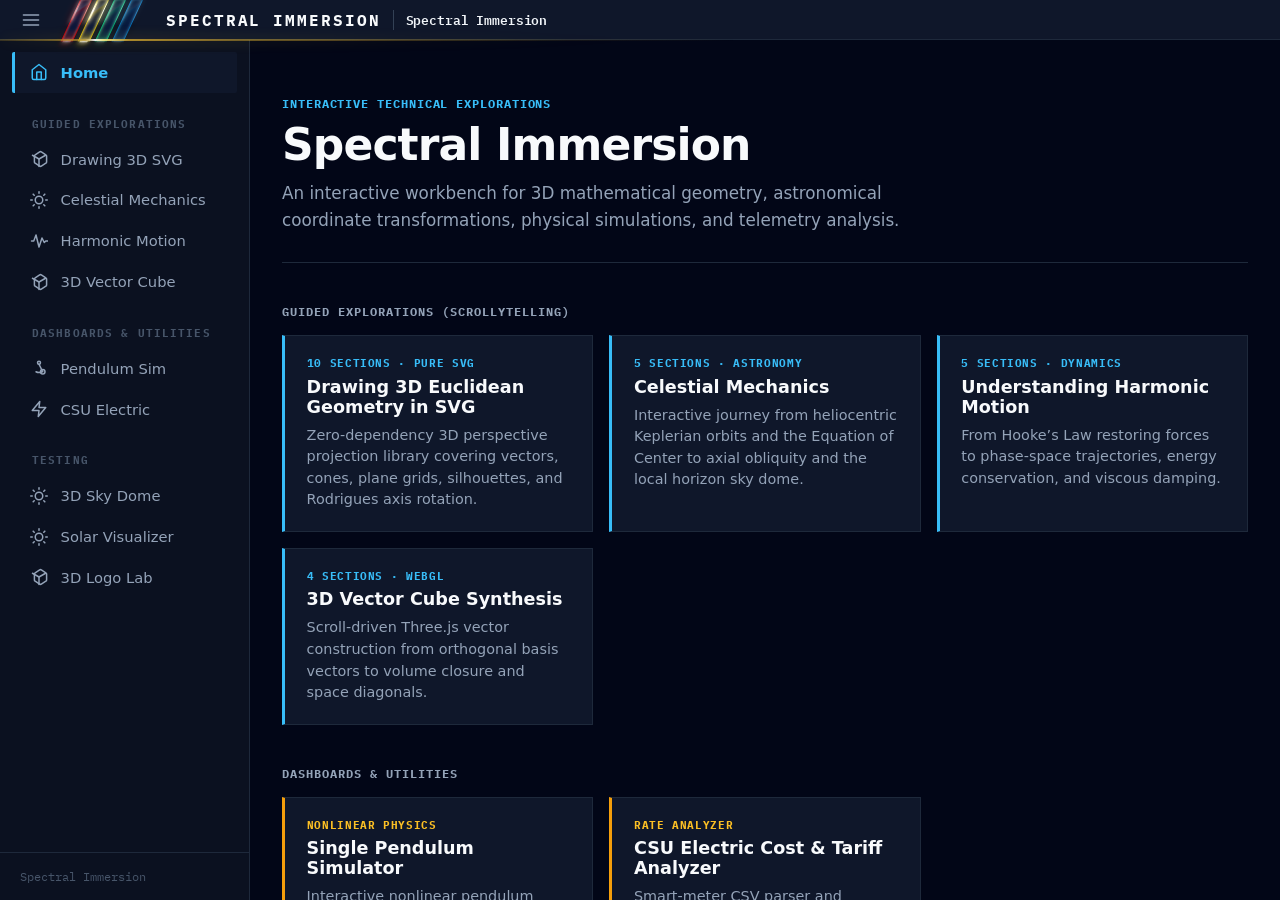
<file: index.html>
<!DOCTYPE html><html lang="en" data-astro-cid-37fxchfa style="--mainPadding: clamp(1rem, 2.5vw, 2.5rem);--mainMaxWidth: none;--bodyOverflow: auto;"> <head><meta charset="utf-8"><link rel="icon" type="image/svg+xml" href="/logo.svg"><link rel="icon" href="/favicon.svg"><meta name="viewport" content="width=device-width, initial-scale=1.0"><meta name="generator" content="Astro v6.4.8"><title>Spectral Immersion</title><!-- Google Fonts for IBM Plex Mono --><link rel="preconnect" href="https://fonts.googleapis.com"><link rel="preconnect" href="https://fonts.gstatic.com" crossorigin><link href="https://fonts.googleapis.com/css2?family=IBM+Plex+Mono:wght@500;700&display=swap" rel="stylesheet"><link rel="stylesheet" href="/_astro/vendor-katex.DbX94k4-.css"><style>.home-container[data-astro-cid-j7pv25f6]{max-width:1120px;margin:0 auto;padding:1.5rem 0 3rem}.hero[data-astro-cid-j7pv25f6]{margin-bottom:2.5rem;padding-bottom:1.75rem;border-bottom:1px solid #1e293b}.hero-badge[data-astro-cid-j7pv25f6]{font-family:IBM Plex Mono,monospace;font-size:.72rem;font-weight:700;color:#38bdf8;letter-spacing:.08em;margin-bottom:.5rem}.hero-title[data-astro-cid-j7pv25f6]{font-size:clamp(2rem,4vw,2.75rem);color:#f8fafc;margin:0 0 .65rem;letter-spacing:-.02em}.hero-sub[data-astro-cid-j7pv25f6]{font-size:1.05rem;color:#94a3b8;max-width:680px;line-height:1.6;margin:0}.home-section[data-astro-cid-j7pv25f6]{margin-bottom:2.5rem}.section-heading[data-astro-cid-j7pv25f6]{font-family:IBM Plex Mono,monospace;font-size:.78rem;font-weight:700;color:#94a3b8;text-transform:uppercase;letter-spacing:.08em;margin:0 0 1rem}.card-grid[data-astro-cid-j7pv25f6]{display:grid;grid-template-columns:repeat(auto-fill,minmax(300px,1fr));gap:1rem}.nav-card[data-astro-cid-j7pv25f6]{display:flex;flex-direction:column;background:#0f172a;border:1px solid #1e293b;border-left:3px solid #38bdf8;padding:1.25rem 1.35rem;text-decoration:none;transition:transform .15s ease,border-color .15s ease,background .15s ease}.nav-card[data-astro-cid-j7pv25f6].utility-card{border-left-color:#f59e0b}.nav-card[data-astro-cid-j7pv25f6]:hover{background:#131c31;border-color:#38bdf8;transform:translateY(-2px)}.card-badge[data-astro-cid-j7pv25f6]{font-family:IBM Plex Mono,monospace;font-size:.68rem;font-weight:700;color:#38bdf8;text-transform:uppercase;letter-spacing:.06em;margin-bottom:.4rem}.utility-card[data-astro-cid-j7pv25f6] .card-badge[data-astro-cid-j7pv25f6]{color:#fbbf24}.card-title[data-astro-cid-j7pv25f6]{font-size:1.1rem;color:#f8fafc;margin:0 0 .5rem;font-weight:700}.card-desc[data-astro-cid-j7pv25f6]{font-size:.9rem;color:#94a3b8;line-height:1.5;margin:0}
</style><link rel="stylesheet" href="/_astro/BaseLayout.CigGMXHI.css"></head> <body data-astro-cid-37fxchfa style="--mainPadding: clamp(1rem, 2.5vw, 2.5rem);--mainMaxWidth: none;--bodyOverflow: auto;"> <div id="app-layout" class="app-layout" data-astro-cid-37fxchfa style="--mainPadding: clamp(1rem, 2.5vw, 2.5rem);--mainMaxWidth: none;--bodyOverflow: auto;"> <!-- Pinned Top Bar --> <header class="topbar" data-astro-cid-37fxchfa style="--mainPadding: clamp(1rem, 2.5vw, 2.5rem);--mainMaxWidth: none;--bodyOverflow: auto;"> <div class="topbar-left" data-astro-cid-37fxchfa style="--mainPadding: clamp(1rem, 2.5vw, 2.5rem);--mainMaxWidth: none;--bodyOverflow: auto;"> <button id="nav-toggle" class="nav-toggle-btn" aria-label="Toggle navigation menu" aria-expanded="true" data-astro-cid-37fxchfa style="--mainPadding: clamp(1rem, 2.5vw, 2.5rem);--mainMaxWidth: none;--bodyOverflow: auto;"> <svg width="20" height="20" viewBox="0 0 24 24" fill="none" stroke="currentColor" stroke-width="2" stroke-linecap="round" stroke-linejoin="round" data-astro-cid-37fxchfa style="--mainPadding: clamp(1rem, 2.5vw, 2.5rem);--mainMaxWidth: none;--bodyOverflow: auto;"> <line x1="3" y1="6" x2="21" y2="6" data-astro-cid-37fxchfa style="--mainPadding: clamp(1rem, 2.5vw, 2.5rem);--mainMaxWidth: none;--bodyOverflow: auto;"></line> <line x1="3" y1="12" x2="21" y2="12" data-astro-cid-37fxchfa style="--mainPadding: clamp(1rem, 2.5vw, 2.5rem);--mainMaxWidth: none;--bodyOverflow: auto;"></line> <line x1="3" y1="18" x2="21" y2="18" data-astro-cid-37fxchfa style="--mainPadding: clamp(1rem, 2.5vw, 2.5rem);--mainMaxWidth: none;--bodyOverflow: auto;"></line> </svg> </button> <style>astro-island,astro-slot,astro-static-slot{display:contents}</style><script>(()=>{var e=async t=>{await(await t())()};(self.Astro||(self.Astro={})).load=e;window.dispatchEvent(new Event("astro:load"));})();</script><script>(()=>{var g=Object.defineProperty;var w=(c,s,d)=>s in c?g(c,s,{enumerable:!0,configurable:!0,writable:!0,value:d}):c[s]=d;var l=(c,s,d)=>w(c,typeof s!="symbol"?s+"":s,d);var E=new Set(["__proto__","constructor","prototype"]);{let c={0:t=>y(t),1:t=>d(t),2:t=>new RegExp(t),3:t=>new Date(t),4:t=>new Map(d(t)),5:t=>new Set(d(t)),6:t=>BigInt(t),7:t=>new URL(t),8:t=>new Uint8Array(t),9:t=>new Uint16Array(t),10:t=>new Uint32Array(t),11:t=>Number.POSITIVE_INFINITY*t},s=t=>{let[p,e]=t;return p in c?c[p](e):void 0},d=t=>t.map(s),y=t=>typeof t!="object"||t===null?t:Object.fromEntries(Object.entries(t).map(([p,e])=>[p,s(e)]));class f extends HTMLElement{constructor(){super(...arguments);l(this,"Component");l(this,"hydrator");l(this,"hydrate",async()=>{var b;if(!this.hydrator||!this.isConnected)return;let e=(b=this.parentElement)==null?void 0:b.closest("astro-island[ssr]");if(e){e.addEventListener("astro:hydrate",this.hydrate,{once:!0});return}let n=this.querySelectorAll("astro-slot"),r={},i=this.querySelectorAll("template[data-astro-template]");for(let o of i){let a=o.closest(this.tagName);a!=null&&a.isSameNode(this)&&(r[o.getAttribute("data-astro-template")||"default"]=o.innerHTML,o.remove())}for(let o of n){let a=o.closest(this.tagName);a!=null&&a.isSameNode(this)&&(r[o.getAttribute("name")||"default"]=o.innerHTML)}let u;try{u=this.hasAttribute("props")?y(JSON.parse(this.getAttribute("props"))):{}}catch(o){let a=this.getAttribute("component-url")||"<unknown>",v=this.getAttribute("component-export");throw v&&(a+=` (export ${v})`),console.error(`[hydrate] Error parsing props for component ${a}`,this.getAttribute("props"),o),o}let h;await this.hydrator(this)(this.Component,u,r,{client:this.getAttribute("client")}),this.removeAttribute("ssr"),this.dispatchEvent(new CustomEvent("astro:hydrate"))});l(this,"unmount",()=>{this.isConnected||this.dispatchEvent(new CustomEvent("astro:unmount"))})}disconnectedCallback(){document.removeEventListener("astro:after-swap",this.unmount),document.addEventListener("astro:after-swap",this.unmount,{once:!0})}connectedCallback(){if(!this.hasAttribute("await-children")||document.readyState==="interactive"||document.readyState==="complete")this.childrenConnectedCallback();else{let e=()=>{document.removeEventListener("DOMContentLoaded",e),n.disconnect(),this.childrenConnectedCallback()},n=new MutationObserver(()=>{var r;((r=this.lastChild)==null?void 0:r.nodeType)===Node.COMMENT_NODE&&this.lastChild.nodeValue==="astro:end"&&(this.lastChild.remove(),e())});n.observe(this,{childList:!0}),document.addEventListener("DOMContentLoaded",e)}}async childrenConnectedCallback(){let e=this.getAttribute("before-hydration-url");e&&await import(e),this.start()}getRetryImportUrl(e){let n=new URL(e,document.baseURI),r=`astro-retry=${Date.now()}`,i=n.hash.replace(/^#/,"");return n.hash=i?`${i}&${r}`:r,n.toString()}async importWithRetry(e){try{return await import(e)}catch(n){return await new Promise(r=>setTimeout(r,1e3)),import(this.getRetryImportUrl(e))}}handleHydrationError(e){let n=this.getAttribute("component-url"),r=new CustomEvent("astro:hydration-error",{cancelable:!0,bubbles:!0,composed:!0,detail:{error:e,componentUrl:n}});this.dispatchEvent(r)&&console.error(`[astro-island] Error hydrating ${n}`,e)}async start(){let e=JSON.parse(this.getAttribute("opts")),n=this.getAttribute("client");if(Astro[n]===void 0){window.addEventListener(`astro:${n}`,()=>this.start(),{once:!0});return}try{await Astro[n](async()=>{let r=this.getAttribute("renderer-url");try{let[i,{default:u}]=await Promise.all([this.importWithRetry(this.getAttribute("component-url")),r?this.importWithRetry(r):Promise.resolve({default:()=>()=>{}})]),h=this.getAttribute("component-export")||"default";if(h.includes(".")){this.Component=i;for(let m of h.split(".")){if(E.has(m)||!this.Component||typeof this.Component!="object"&&typeof this.Component!="function"||!Object.hasOwn(this.Component,m))throw new Error(`Invalid component export path: ${h}`);this.Component=this.Component[m]}}else{if(E.has(h))throw new Error(`Invalid component export path: ${h}`);this.Component=i[h]}return this.hydrator=u,this.hydrate}catch(i){return this.handleHydrationError(i),()=>{}}},e,this)}catch(r){this.handleHydrationError(r)}}attributeChangedCallback(){this.hydrate()}}l(f,"observedAttributes",["props"]),customElements.get("astro-island")||customElements.define("astro-island",f)}})();</script><astro-island uid="gemQ" component-url="/_astro/HeaderGlassLogo.BvBxbHWB.js" component-export="default" renderer-url="/_astro/client.svelte.CqfarIwW.js" props="{&quot;data-astro-cid-37fxchfa&quot;:[0,true]}" ssr client="load" opts="{&quot;name&quot;:&quot;HeaderGlassLogo&quot;,&quot;value&quot;:true}" await-children><!--[--><div class="header-glass-brand-root svelte-1ci3ikk" style=" --overhang: 0px; --pillar-w: 10px; --pillar-gap: 5px; --slant: -25deg; --tint: 0; --edge-power: 0.6; "><a href="/" class="brand-link svelte-1ci3ikk" aria-label="Spectral Immersion Home"><div class="contiguous-pillars-wrap svelte-1ci3ikk"><!--[--><div class="edgelit-slab svelte-1ci3ikk" style="
				--c-hex: #ff0200;
				--c-rgb: 255, 2, 0;
				--c-bright: #ffa1a0;
				--c-core: #ff3330;
				--glint-y: 29.2%;
				--hotspot-alpha: 0.769;
				--left-lit: 0.756;
				--right-lit: 0.756;
				--bottom-lit: 0.769;
				--act: 0.661;
			"><span class="bevel-glint-left svelte-1ci3ikk"></span> <span class="bevel-glint-right svelte-1ci3ikk"></span> <span class="bevel-glint-bottom svelte-1ci3ikk"></span></div><div class="edgelit-slab svelte-1ci3ikk" style="
				--c-hex: #f7d404;
				--c-rgb: 247, 212, 4;
				--c-bright: #fff8b3;
				--c-core: #ffe247;
				--glint-y: 29.2%;
				--hotspot-alpha: 0.986;
				--left-lit: 0.985;
				--right-lit: 0.985;
				--bottom-lit: 0.986;
				--act: 0.979;
			"><span class="bevel-glint-left svelte-1ci3ikk"></span> <span class="bevel-glint-right svelte-1ci3ikk"></span> <span class="bevel-glint-bottom svelte-1ci3ikk"></span></div><div class="edgelit-slab svelte-1ci3ikk" style="
				--c-hex: #00fe96;
				--c-rgb: 0, 254, 150;
				--c-bright: #b8ffdf;
				--c-core: #42ffb5;
				--glint-y: 29.2%;
				--hotspot-alpha: 0.573;
				--left-lit: 0.548;
				--right-lit: 0.548;
				--bottom-lit: 0.573;
				--act: 0.373;
			"><span class="bevel-glint-left svelte-1ci3ikk"></span> <span class="bevel-glint-right svelte-1ci3ikk"></span> <span class="bevel-glint-bottom svelte-1ci3ikk"></span></div><div class="edgelit-slab svelte-1ci3ikk" style="
				--c-hex: #00a5ff;
				--c-rgb: 0, 165, 255;
				--c-bright: #bae5ff;
				--c-core: #47c0ff;
				--glint-y: 29.2%;
				--hotspot-alpha: 0.415;
				--left-lit: 0.381;
				--right-lit: 0.381;
				--bottom-lit: 0.415;
				--act: 0.140;
			"><span class="bevel-glint-left svelte-1ci3ikk"></span> <span class="bevel-glint-right svelte-1ci3ikk"></span> <span class="bevel-glint-bottom svelte-1ci3ikk"></span></div><!--]--></div> <span class="brand-name svelte-1ci3ikk">Spectral Immersion</span></a> <div class="header-waveguide-border svelte-1ci3ikk" style="
			--border-glow-opacity: 0.886;
			--border-grad: linear-gradient(90deg,
				rgba(191, 152, 44, 0.27) 0px,
				rgba(191, 152, 44, 0.54) 48px,
				rgba(191, 152, 44, 0.80) 85px,
				#ffffff 95px,
				rgb(255, 242, 134) 103px,
				rgb(191, 152, 44) 130px,
				rgba(191, 152, 44, 0.64) 237px,
				rgba(191, 152, 44, 0.34) 406px,
				rgba(191, 152, 44, 0.12) 561px,
				transparent 742px,
				transparent 100%
			);
			--border-filter: drop-shadow(0 0 7px rgba(191, 152, 44, 0.73));
		"></div></div><!--]--><!--astro:end--></astro-island> <div class="topbar-divider" aria-hidden="true" data-astro-cid-37fxchfa style="--mainPadding: clamp(1rem, 2.5vw, 2.5rem);--mainMaxWidth: none;--bodyOverflow: auto;"></div> <div class="topbar-breadcrumbs" data-astro-cid-37fxchfa style="--mainPadding: clamp(1rem, 2.5vw, 2.5rem);--mainMaxWidth: none;--bodyOverflow: auto;"> <span class="breadcrumb-page" data-astro-cid-37fxchfa style="--mainPadding: clamp(1rem, 2.5vw, 2.5rem);--mainMaxWidth: none;--bodyOverflow: auto;">Spectral Immersion</span> <span id="breadcrumb-sep" class="breadcrumb-sep" hidden data-astro-cid-37fxchfa style="--mainPadding: clamp(1rem, 2.5vw, 2.5rem);--mainMaxWidth: none;--bodyOverflow: auto;">›</span> <span id="breadcrumb-section" class="breadcrumb-section" hidden data-astro-cid-37fxchfa style="--mainPadding: clamp(1rem, 2.5vw, 2.5rem);--mainMaxWidth: none;--bodyOverflow: auto;"></span> </div> </div> </header> <!-- App Body (Sidebar + Scrollable Main Content) --> <div class="app-container" data-astro-cid-37fxchfa style="--mainPadding: clamp(1rem, 2.5vw, 2.5rem);--mainMaxWidth: none;--bodyOverflow: auto;"> <!-- Backdrop overlay for mobile drawer --> <div id="nav-backdrop" class="nav-backdrop" aria-hidden="true" data-astro-cid-37fxchfa style="--mainPadding: clamp(1rem, 2.5vw, 2.5rem);--mainMaxWidth: none;--bodyOverflow: auto;"></div> <!-- Navigation Sidebar / Overlay Drawer --> <aside id="nav-sidebar" class="nav-sidebar" aria-label="Main Navigation" data-astro-cid-37fxchfa style="--mainPadding: clamp(1rem, 2.5vw, 2.5rem);--mainMaxWidth: none;--bodyOverflow: auto;"> <div class="drawer-header" data-astro-cid-37fxchfa style="--mainPadding: clamp(1rem, 2.5vw, 2.5rem);--mainMaxWidth: none;--bodyOverflow: auto;"> <div class="brand" data-astro-cid-37fxchfa style="--mainPadding: clamp(1rem, 2.5vw, 2.5rem);--mainMaxWidth: none;--bodyOverflow: auto;"> <div class="logo-container" data-astro-cid-37fxchfa style="--mainPadding: clamp(1rem, 2.5vw, 2.5rem);--mainMaxWidth: none;--bodyOverflow: auto;"> <img src="/logo.svg" alt="Spectral Immersion Logo" style="width: 100%; height: 100%; object-fit: contain;; --mainPadding: clamp(1rem, 2.5vw, 2.5rem);--mainMaxWidth: none;--bodyOverflow: auto;" data-astro-cid-37fxchfa> </div> <span class="brand-name" data-astro-cid-37fxchfa style="--mainPadding: clamp(1rem, 2.5vw, 2.5rem);--mainMaxWidth: none;--bodyOverflow: auto;">Spectral Immersion</span> </div> <button id="drawer-close" class="drawer-close-btn" aria-label="Close menu" data-astro-cid-37fxchfa style="--mainPadding: clamp(1rem, 2.5vw, 2.5rem);--mainMaxWidth: none;--bodyOverflow: auto;"> <svg width="20" height="20" viewBox="0 0 24 24" fill="none" stroke="currentColor" stroke-width="2" stroke-linecap="round" stroke-linejoin="round" data-astro-cid-37fxchfa style="--mainPadding: clamp(1rem, 2.5vw, 2.5rem);--mainMaxWidth: none;--bodyOverflow: auto;"> <line x1="18" y1="6" x2="6" y2="18" data-astro-cid-37fxchfa style="--mainPadding: clamp(1rem, 2.5vw, 2.5rem);--mainMaxWidth: none;--bodyOverflow: auto;"></line> <line x1="6" y1="6" x2="18" y2="18" data-astro-cid-37fxchfa style="--mainPadding: clamp(1rem, 2.5vw, 2.5rem);--mainMaxWidth: none;--bodyOverflow: auto;"></line> </svg> </button> </div> <nav class="sidebar-nav" style="padding-top: 0.75rem;; --mainPadding: clamp(1rem, 2.5vw, 2.5rem);--mainMaxWidth: none;--bodyOverflow: auto;" data-astro-cid-37fxchfa> <div class="sidebar-group" data-astro-cid-37fxchfa style="--mainPadding: clamp(1rem, 2.5vw, 2.5rem);--mainMaxWidth: none;--bodyOverflow: auto;">  <div class="nav-item-group" data-astro-cid-37fxchfa style="--mainPadding: clamp(1rem, 2.5vw, 2.5rem);--mainMaxWidth: none;--bodyOverflow: auto;"> <a href="/" class="nav-item-link active" data-astro-cid-37fxchfa style="--mainPadding: clamp(1rem, 2.5vw, 2.5rem);--mainMaxWidth: none;--bodyOverflow: auto;"> <span class="nav-item-icon" data-astro-cid-37fxchfa style="--mainPadding: clamp(1rem, 2.5vw, 2.5rem);--mainMaxWidth: none;--bodyOverflow: auto;"> <svg width="18" height="18" viewBox="0 0 24 24" fill="none" stroke="currentColor" stroke-width="2" stroke-linecap="round" stroke-linejoin="round" data-astro-cid-37fxchfa style="--mainPadding: clamp(1rem, 2.5vw, 2.5rem);--mainMaxWidth: none;--bodyOverflow: auto;"> <path d="M3 9l9-7 9 7v11a2 2 0 0 1-2 2H5a2 2 0 0 1-2-2z" data-astro-cid-37fxchfa style="--mainPadding: clamp(1rem, 2.5vw, 2.5rem);--mainMaxWidth: none;--bodyOverflow: auto;"></path> <polyline points="9 22 9 12 15 12 15 22" data-astro-cid-37fxchfa style="--mainPadding: clamp(1rem, 2.5vw, 2.5rem);--mainMaxWidth: none;--bodyOverflow: auto;"></polyline> </svg>      </span> <span data-astro-cid-37fxchfa style="--mainPadding: clamp(1rem, 2.5vw, 2.5rem);--mainMaxWidth: none;--bodyOverflow: auto;">Home</span> </a>  </div> </div><div class="sidebar-group" data-astro-cid-37fxchfa style="--mainPadding: clamp(1rem, 2.5vw, 2.5rem);--mainMaxWidth: none;--bodyOverflow: auto;"> <div class="sidebar-section-title" data-astro-cid-37fxchfa style="--mainPadding: clamp(1rem, 2.5vw, 2.5rem);--mainMaxWidth: none;--bodyOverflow: auto;">Guided Explorations</div> <div class="nav-item-group" data-astro-cid-37fxchfa style="--mainPadding: clamp(1rem, 2.5vw, 2.5rem);--mainMaxWidth: none;--bodyOverflow: auto;"> <a href="/svg3d" class="nav-item-link" data-astro-cid-37fxchfa style="--mainPadding: clamp(1rem, 2.5vw, 2.5rem);--mainMaxWidth: none;--bodyOverflow: auto;"> <span class="nav-item-icon" data-astro-cid-37fxchfa style="--mainPadding: clamp(1rem, 2.5vw, 2.5rem);--mainMaxWidth: none;--bodyOverflow: auto;">   <svg width="18" height="18" viewBox="0 0 24 24" fill="none" stroke="currentColor" stroke-width="2" stroke-linecap="round" stroke-linejoin="round" data-astro-cid-37fxchfa style="--mainPadding: clamp(1rem, 2.5vw, 2.5rem);--mainMaxWidth: none;--bodyOverflow: auto;"> <path d="m21.12 6.4-6-3.87a2 2 0 0 0-2.24 0l-6 3.87a2 2 0 0 0-1 1.74v7.72a2 2 0 0 0 1 1.74l6 3.87a2 2 0 0 0 2.24 0l6-3.87a2 2 0 0 0 1-1.74V8.14a2 2 0 0 0-1-1.74Z" data-astro-cid-37fxchfa style="--mainPadding: clamp(1rem, 2.5vw, 2.5rem);--mainMaxWidth: none;--bodyOverflow: auto;"></path> <path d="m3.3 7 8.7 5 8.7-5" data-astro-cid-37fxchfa style="--mainPadding: clamp(1rem, 2.5vw, 2.5rem);--mainMaxWidth: none;--bodyOverflow: auto;"></path> <path d="M12 22V12" data-astro-cid-37fxchfa style="--mainPadding: clamp(1rem, 2.5vw, 2.5rem);--mainMaxWidth: none;--bodyOverflow: auto;"></path> </svg>    </span> <span data-astro-cid-37fxchfa style="--mainPadding: clamp(1rem, 2.5vw, 2.5rem);--mainMaxWidth: none;--bodyOverflow: auto;">Drawing 3D SVG</span> </a>  </div><div class="nav-item-group" data-astro-cid-37fxchfa style="--mainPadding: clamp(1rem, 2.5vw, 2.5rem);--mainMaxWidth: none;--bodyOverflow: auto;"> <a href="/solar-scrolly" class="nav-item-link" data-astro-cid-37fxchfa style="--mainPadding: clamp(1rem, 2.5vw, 2.5rem);--mainMaxWidth: none;--bodyOverflow: auto;"> <span class="nav-item-icon" data-astro-cid-37fxchfa style="--mainPadding: clamp(1rem, 2.5vw, 2.5rem);--mainMaxWidth: none;--bodyOverflow: auto;">  <svg width="18" height="18" viewBox="0 0 24 24" fill="none" stroke="currentColor" stroke-width="2" stroke-linecap="round" stroke-linejoin="round" data-astro-cid-37fxchfa style="--mainPadding: clamp(1rem, 2.5vw, 2.5rem);--mainMaxWidth: none;--bodyOverflow: auto;"> <circle cx="12" cy="12" r="5" data-astro-cid-37fxchfa style="--mainPadding: clamp(1rem, 2.5vw, 2.5rem);--mainMaxWidth: none;--bodyOverflow: auto;"></circle> <line x1="12" y1="1" x2="12" y2="3" data-astro-cid-37fxchfa style="--mainPadding: clamp(1rem, 2.5vw, 2.5rem);--mainMaxWidth: none;--bodyOverflow: auto;"></line> <line x1="12" y1="21" x2="12" y2="23" data-astro-cid-37fxchfa style="--mainPadding: clamp(1rem, 2.5vw, 2.5rem);--mainMaxWidth: none;--bodyOverflow: auto;"></line> <line x1="4.22" y1="4.22" x2="5.64" y2="5.64" data-astro-cid-37fxchfa style="--mainPadding: clamp(1rem, 2.5vw, 2.5rem);--mainMaxWidth: none;--bodyOverflow: auto;"></line> <line x1="18.36" y1="18.36" x2="19.78" y2="19.78" data-astro-cid-37fxchfa style="--mainPadding: clamp(1rem, 2.5vw, 2.5rem);--mainMaxWidth: none;--bodyOverflow: auto;"></line> <line x1="1" y1="12" x2="3" y2="12" data-astro-cid-37fxchfa style="--mainPadding: clamp(1rem, 2.5vw, 2.5rem);--mainMaxWidth: none;--bodyOverflow: auto;"></line> <line x1="21" y1="12" x2="23" y2="12" data-astro-cid-37fxchfa style="--mainPadding: clamp(1rem, 2.5vw, 2.5rem);--mainMaxWidth: none;--bodyOverflow: auto;"></line> <line x1="4.22" y1="19.78" x2="5.64" y2="18.36" data-astro-cid-37fxchfa style="--mainPadding: clamp(1rem, 2.5vw, 2.5rem);--mainMaxWidth: none;--bodyOverflow: auto;"></line> <line x1="18.36" y1="5.64" x2="19.78" y2="4.22" data-astro-cid-37fxchfa style="--mainPadding: clamp(1rem, 2.5vw, 2.5rem);--mainMaxWidth: none;--bodyOverflow: auto;"></line> </svg>     </span> <span data-astro-cid-37fxchfa style="--mainPadding: clamp(1rem, 2.5vw, 2.5rem);--mainMaxWidth: none;--bodyOverflow: auto;">Celestial Mechanics</span> </a>  </div><div class="nav-item-group" data-astro-cid-37fxchfa style="--mainPadding: clamp(1rem, 2.5vw, 2.5rem);--mainMaxWidth: none;--bodyOverflow: auto;"> <a href="/harmonic-motion" class="nav-item-link" data-astro-cid-37fxchfa style="--mainPadding: clamp(1rem, 2.5vw, 2.5rem);--mainMaxWidth: none;--bodyOverflow: auto;"> <span class="nav-item-icon" data-astro-cid-37fxchfa style="--mainPadding: clamp(1rem, 2.5vw, 2.5rem);--mainMaxWidth: none;--bodyOverflow: auto;">    <svg width="18" height="18" viewBox="0 0 24 24" fill="none" stroke="currentColor" stroke-width="2" stroke-linecap="round" stroke-linejoin="round" data-astro-cid-37fxchfa style="--mainPadding: clamp(1rem, 2.5vw, 2.5rem);--mainMaxWidth: none;--bodyOverflow: auto;"> <path d="M2 12h3l3-8 4 16 4-12 3 6 2-2h3" data-astro-cid-37fxchfa style="--mainPadding: clamp(1rem, 2.5vw, 2.5rem);--mainMaxWidth: none;--bodyOverflow: auto;"></path> </svg>   </span> <span data-astro-cid-37fxchfa style="--mainPadding: clamp(1rem, 2.5vw, 2.5rem);--mainMaxWidth: none;--bodyOverflow: auto;">Harmonic Motion</span> </a>  </div><div class="nav-item-group" data-astro-cid-37fxchfa style="--mainPadding: clamp(1rem, 2.5vw, 2.5rem);--mainMaxWidth: none;--bodyOverflow: auto;"> <a href="/cube" class="nav-item-link" data-astro-cid-37fxchfa style="--mainPadding: clamp(1rem, 2.5vw, 2.5rem);--mainMaxWidth: none;--bodyOverflow: auto;"> <span class="nav-item-icon" data-astro-cid-37fxchfa style="--mainPadding: clamp(1rem, 2.5vw, 2.5rem);--mainMaxWidth: none;--bodyOverflow: auto;">   <svg width="18" height="18" viewBox="0 0 24 24" fill="none" stroke="currentColor" stroke-width="2" stroke-linecap="round" stroke-linejoin="round" data-astro-cid-37fxchfa style="--mainPadding: clamp(1rem, 2.5vw, 2.5rem);--mainMaxWidth: none;--bodyOverflow: auto;"> <path d="m21.12 6.4-6-3.87a2 2 0 0 0-2.24 0l-6 3.87a2 2 0 0 0-1 1.74v7.72a2 2 0 0 0 1 1.74l6 3.87a2 2 0 0 0 2.24 0l6-3.87a2 2 0 0 0 1-1.74V8.14a2 2 0 0 0-1-1.74Z" data-astro-cid-37fxchfa style="--mainPadding: clamp(1rem, 2.5vw, 2.5rem);--mainMaxWidth: none;--bodyOverflow: auto;"></path> <path d="m3.3 7 8.7 5 8.7-5" data-astro-cid-37fxchfa style="--mainPadding: clamp(1rem, 2.5vw, 2.5rem);--mainMaxWidth: none;--bodyOverflow: auto;"></path> <path d="M12 22V12" data-astro-cid-37fxchfa style="--mainPadding: clamp(1rem, 2.5vw, 2.5rem);--mainMaxWidth: none;--bodyOverflow: auto;"></path> </svg>    </span> <span data-astro-cid-37fxchfa style="--mainPadding: clamp(1rem, 2.5vw, 2.5rem);--mainMaxWidth: none;--bodyOverflow: auto;">3D Vector Cube</span> </a>  </div> </div><div class="sidebar-group" data-astro-cid-37fxchfa style="--mainPadding: clamp(1rem, 2.5vw, 2.5rem);--mainMaxWidth: none;--bodyOverflow: auto;"> <div class="sidebar-section-title" data-astro-cid-37fxchfa style="--mainPadding: clamp(1rem, 2.5vw, 2.5rem);--mainMaxWidth: none;--bodyOverflow: auto;">Dashboards &amp; Utilities</div> <div class="nav-item-group" data-astro-cid-37fxchfa style="--mainPadding: clamp(1rem, 2.5vw, 2.5rem);--mainMaxWidth: none;--bodyOverflow: auto;"> <a href="/pendulum" class="nav-item-link" data-astro-cid-37fxchfa style="--mainPadding: clamp(1rem, 2.5vw, 2.5rem);--mainMaxWidth: none;--bodyOverflow: auto;"> <span class="nav-item-icon" data-astro-cid-37fxchfa style="--mainPadding: clamp(1rem, 2.5vw, 2.5rem);--mainMaxWidth: none;--bodyOverflow: auto;">     <svg width="18" height="18" viewBox="0 0 24 24" fill="none" stroke="currentColor" stroke-width="2" stroke-linecap="round" stroke-linejoin="round" data-astro-cid-37fxchfa style="--mainPadding: clamp(1rem, 2.5vw, 2.5rem);--mainMaxWidth: none;--bodyOverflow: auto;"> <circle cx="12" cy="5" r="2" data-astro-cid-37fxchfa style="--mainPadding: clamp(1rem, 2.5vw, 2.5rem);--mainMaxWidth: none;--bodyOverflow: auto;"></circle> <line x1="12" y1="7" x2="17" y2="17" data-astro-cid-37fxchfa style="--mainPadding: clamp(1rem, 2.5vw, 2.5rem);--mainMaxWidth: none;--bodyOverflow: auto;"></line> <circle cx="17" cy="17" r="3" data-astro-cid-37fxchfa style="--mainPadding: clamp(1rem, 2.5vw, 2.5rem);--mainMaxWidth: none;--bodyOverflow: auto;"></circle> <path d="M8 17a8 8 0 0 0 8 0" data-astro-cid-37fxchfa style="--mainPadding: clamp(1rem, 2.5vw, 2.5rem);--mainMaxWidth: none;--bodyOverflow: auto;"></path> </svg>  </span> <span data-astro-cid-37fxchfa style="--mainPadding: clamp(1rem, 2.5vw, 2.5rem);--mainMaxWidth: none;--bodyOverflow: auto;">Pendulum Sim</span> </a>  </div><div class="nav-item-group" data-astro-cid-37fxchfa style="--mainPadding: clamp(1rem, 2.5vw, 2.5rem);--mainMaxWidth: none;--bodyOverflow: auto;"> <a href="/csu" class="nav-item-link" data-astro-cid-37fxchfa style="--mainPadding: clamp(1rem, 2.5vw, 2.5rem);--mainMaxWidth: none;--bodyOverflow: auto;"> <span class="nav-item-icon" data-astro-cid-37fxchfa style="--mainPadding: clamp(1rem, 2.5vw, 2.5rem);--mainMaxWidth: none;--bodyOverflow: auto;">      <svg width="18" height="18" viewBox="0 0 24 24" fill="none" stroke="currentColor" stroke-width="2" stroke-linecap="round" stroke-linejoin="round" data-astro-cid-37fxchfa style="--mainPadding: clamp(1rem, 2.5vw, 2.5rem);--mainMaxWidth: none;--bodyOverflow: auto;"> <polygon points="13 2 3 14 12 14 11 22 21 10 12 10 13 2" data-astro-cid-37fxchfa style="--mainPadding: clamp(1rem, 2.5vw, 2.5rem);--mainMaxWidth: none;--bodyOverflow: auto;"></polygon> </svg> </span> <span data-astro-cid-37fxchfa style="--mainPadding: clamp(1rem, 2.5vw, 2.5rem);--mainMaxWidth: none;--bodyOverflow: auto;">CSU Electric</span> </a>  </div> </div><div class="sidebar-group" data-astro-cid-37fxchfa style="--mainPadding: clamp(1rem, 2.5vw, 2.5rem);--mainMaxWidth: none;--bodyOverflow: auto;"> <div class="sidebar-section-title" data-astro-cid-37fxchfa style="--mainPadding: clamp(1rem, 2.5vw, 2.5rem);--mainMaxWidth: none;--bodyOverflow: auto;">Testing</div> <div class="nav-item-group" data-astro-cid-37fxchfa style="--mainPadding: clamp(1rem, 2.5vw, 2.5rem);--mainMaxWidth: none;--bodyOverflow: auto;"> <a href="/sky-dome" class="nav-item-link" data-astro-cid-37fxchfa style="--mainPadding: clamp(1rem, 2.5vw, 2.5rem);--mainMaxWidth: none;--bodyOverflow: auto;"> <span class="nav-item-icon" data-astro-cid-37fxchfa style="--mainPadding: clamp(1rem, 2.5vw, 2.5rem);--mainMaxWidth: none;--bodyOverflow: auto;">  <svg width="18" height="18" viewBox="0 0 24 24" fill="none" stroke="currentColor" stroke-width="2" stroke-linecap="round" stroke-linejoin="round" data-astro-cid-37fxchfa style="--mainPadding: clamp(1rem, 2.5vw, 2.5rem);--mainMaxWidth: none;--bodyOverflow: auto;"> <circle cx="12" cy="12" r="5" data-astro-cid-37fxchfa style="--mainPadding: clamp(1rem, 2.5vw, 2.5rem);--mainMaxWidth: none;--bodyOverflow: auto;"></circle> <line x1="12" y1="1" x2="12" y2="3" data-astro-cid-37fxchfa style="--mainPadding: clamp(1rem, 2.5vw, 2.5rem);--mainMaxWidth: none;--bodyOverflow: auto;"></line> <line x1="12" y1="21" x2="12" y2="23" data-astro-cid-37fxchfa style="--mainPadding: clamp(1rem, 2.5vw, 2.5rem);--mainMaxWidth: none;--bodyOverflow: auto;"></line> <line x1="4.22" y1="4.22" x2="5.64" y2="5.64" data-astro-cid-37fxchfa style="--mainPadding: clamp(1rem, 2.5vw, 2.5rem);--mainMaxWidth: none;--bodyOverflow: auto;"></line> <line x1="18.36" y1="18.36" x2="19.78" y2="19.78" data-astro-cid-37fxchfa style="--mainPadding: clamp(1rem, 2.5vw, 2.5rem);--mainMaxWidth: none;--bodyOverflow: auto;"></line> <line x1="1" y1="12" x2="3" y2="12" data-astro-cid-37fxchfa style="--mainPadding: clamp(1rem, 2.5vw, 2.5rem);--mainMaxWidth: none;--bodyOverflow: auto;"></line> <line x1="21" y1="12" x2="23" y2="12" data-astro-cid-37fxchfa style="--mainPadding: clamp(1rem, 2.5vw, 2.5rem);--mainMaxWidth: none;--bodyOverflow: auto;"></line> <line x1="4.22" y1="19.78" x2="5.64" y2="18.36" data-astro-cid-37fxchfa style="--mainPadding: clamp(1rem, 2.5vw, 2.5rem);--mainMaxWidth: none;--bodyOverflow: auto;"></line> <line x1="18.36" y1="5.64" x2="19.78" y2="4.22" data-astro-cid-37fxchfa style="--mainPadding: clamp(1rem, 2.5vw, 2.5rem);--mainMaxWidth: none;--bodyOverflow: auto;"></line> </svg>     </span> <span data-astro-cid-37fxchfa style="--mainPadding: clamp(1rem, 2.5vw, 2.5rem);--mainMaxWidth: none;--bodyOverflow: auto;">3D Sky Dome</span> </a>  </div><div class="nav-item-group" data-astro-cid-37fxchfa style="--mainPadding: clamp(1rem, 2.5vw, 2.5rem);--mainMaxWidth: none;--bodyOverflow: auto;"> <a href="/solar" class="nav-item-link" data-astro-cid-37fxchfa style="--mainPadding: clamp(1rem, 2.5vw, 2.5rem);--mainMaxWidth: none;--bodyOverflow: auto;"> <span class="nav-item-icon" data-astro-cid-37fxchfa style="--mainPadding: clamp(1rem, 2.5vw, 2.5rem);--mainMaxWidth: none;--bodyOverflow: auto;">  <svg width="18" height="18" viewBox="0 0 24 24" fill="none" stroke="currentColor" stroke-width="2" stroke-linecap="round" stroke-linejoin="round" data-astro-cid-37fxchfa style="--mainPadding: clamp(1rem, 2.5vw, 2.5rem);--mainMaxWidth: none;--bodyOverflow: auto;"> <circle cx="12" cy="12" r="5" data-astro-cid-37fxchfa style="--mainPadding: clamp(1rem, 2.5vw, 2.5rem);--mainMaxWidth: none;--bodyOverflow: auto;"></circle> <line x1="12" y1="1" x2="12" y2="3" data-astro-cid-37fxchfa style="--mainPadding: clamp(1rem, 2.5vw, 2.5rem);--mainMaxWidth: none;--bodyOverflow: auto;"></line> <line x1="12" y1="21" x2="12" y2="23" data-astro-cid-37fxchfa style="--mainPadding: clamp(1rem, 2.5vw, 2.5rem);--mainMaxWidth: none;--bodyOverflow: auto;"></line> <line x1="4.22" y1="4.22" x2="5.64" y2="5.64" data-astro-cid-37fxchfa style="--mainPadding: clamp(1rem, 2.5vw, 2.5rem);--mainMaxWidth: none;--bodyOverflow: auto;"></line> <line x1="18.36" y1="18.36" x2="19.78" y2="19.78" data-astro-cid-37fxchfa style="--mainPadding: clamp(1rem, 2.5vw, 2.5rem);--mainMaxWidth: none;--bodyOverflow: auto;"></line> <line x1="1" y1="12" x2="3" y2="12" data-astro-cid-37fxchfa style="--mainPadding: clamp(1rem, 2.5vw, 2.5rem);--mainMaxWidth: none;--bodyOverflow: auto;"></line> <line x1="21" y1="12" x2="23" y2="12" data-astro-cid-37fxchfa style="--mainPadding: clamp(1rem, 2.5vw, 2.5rem);--mainMaxWidth: none;--bodyOverflow: auto;"></line> <line x1="4.22" y1="19.78" x2="5.64" y2="18.36" data-astro-cid-37fxchfa style="--mainPadding: clamp(1rem, 2.5vw, 2.5rem);--mainMaxWidth: none;--bodyOverflow: auto;"></line> <line x1="18.36" y1="5.64" x2="19.78" y2="4.22" data-astro-cid-37fxchfa style="--mainPadding: clamp(1rem, 2.5vw, 2.5rem);--mainMaxWidth: none;--bodyOverflow: auto;"></line> </svg>     </span> <span data-astro-cid-37fxchfa style="--mainPadding: clamp(1rem, 2.5vw, 2.5rem);--mainMaxWidth: none;--bodyOverflow: auto;">Solar Visualizer</span> </a>  </div><div class="nav-item-group" data-astro-cid-37fxchfa style="--mainPadding: clamp(1rem, 2.5vw, 2.5rem);--mainMaxWidth: none;--bodyOverflow: auto;"> <a href="/logo-lab" class="nav-item-link" data-astro-cid-37fxchfa style="--mainPadding: clamp(1rem, 2.5vw, 2.5rem);--mainMaxWidth: none;--bodyOverflow: auto;"> <span class="nav-item-icon" data-astro-cid-37fxchfa style="--mainPadding: clamp(1rem, 2.5vw, 2.5rem);--mainMaxWidth: none;--bodyOverflow: auto;">   <svg width="18" height="18" viewBox="0 0 24 24" fill="none" stroke="currentColor" stroke-width="2" stroke-linecap="round" stroke-linejoin="round" data-astro-cid-37fxchfa style="--mainPadding: clamp(1rem, 2.5vw, 2.5rem);--mainMaxWidth: none;--bodyOverflow: auto;"> <path d="m21.12 6.4-6-3.87a2 2 0 0 0-2.24 0l-6 3.87a2 2 0 0 0-1 1.74v7.72a2 2 0 0 0 1 1.74l6 3.87a2 2 0 0 0 2.24 0l6-3.87a2 2 0 0 0 1-1.74V8.14a2 2 0 0 0-1-1.74Z" data-astro-cid-37fxchfa style="--mainPadding: clamp(1rem, 2.5vw, 2.5rem);--mainMaxWidth: none;--bodyOverflow: auto;"></path> <path d="m3.3 7 8.7 5 8.7-5" data-astro-cid-37fxchfa style="--mainPadding: clamp(1rem, 2.5vw, 2.5rem);--mainMaxWidth: none;--bodyOverflow: auto;"></path> <path d="M12 22V12" data-astro-cid-37fxchfa style="--mainPadding: clamp(1rem, 2.5vw, 2.5rem);--mainMaxWidth: none;--bodyOverflow: auto;"></path> </svg>    </span> <span data-astro-cid-37fxchfa style="--mainPadding: clamp(1rem, 2.5vw, 2.5rem);--mainMaxWidth: none;--bodyOverflow: auto;">3D Logo Lab</span> </a>  </div> </div> </nav> <div class="sidebar-footer" data-astro-cid-37fxchfa style="--mainPadding: clamp(1rem, 2.5vw, 2.5rem);--mainMaxWidth: none;--bodyOverflow: auto;"> <span data-astro-cid-37fxchfa style="--mainPadding: clamp(1rem, 2.5vw, 2.5rem);--mainMaxWidth: none;--bodyOverflow: auto;">Spectral Immersion</span> </div> </aside> <!-- Scrollable Main Content --> <div class="main-scroll-area" data-astro-cid-37fxchfa style="--mainPadding: clamp(1rem, 2.5vw, 2.5rem);--mainMaxWidth: none;--bodyOverflow: auto;"> <main data-astro-cid-37fxchfa style="--mainPadding: clamp(1rem, 2.5vw, 2.5rem);--mainMaxWidth: none;--bodyOverflow: auto;">  <div class="home-container" data-astro-cid-j7pv25f6> <header class="hero" data-astro-cid-j7pv25f6> <div class="hero-badge" data-astro-cid-j7pv25f6>INTERACTIVE TECHNICAL EXPLORATIONS</div> <h1 class="hero-title" data-astro-cid-j7pv25f6>Spectral Immersion</h1> <p class="hero-sub" data-astro-cid-j7pv25f6>
An interactive workbench for 3D mathematical geometry, astronomical coordinate transformations, physical simulations, and telemetry analysis.
</p> </header> <section class="home-section" data-astro-cid-j7pv25f6> <h2 class="section-heading" data-astro-cid-j7pv25f6>Guided Explorations (Scrollytelling)</h2> <div class="card-grid" data-astro-cid-j7pv25f6> <a href="/svg3d" class="nav-card" data-astro-cid-j7pv25f6> <span class="card-badge" data-astro-cid-j7pv25f6>10 Sections · Pure SVG</span> <h3 class="card-title" data-astro-cid-j7pv25f6>Drawing 3D Euclidean Geometry in SVG</h3> <p class="card-desc" data-astro-cid-j7pv25f6>Zero-dependency 3D perspective projection library covering vectors, cones, plane grids, silhouettes, and Rodrigues axis rotation.</p> </a><a href="/solar-scrolly" class="nav-card" data-astro-cid-j7pv25f6> <span class="card-badge" data-astro-cid-j7pv25f6>5 Sections · Astronomy</span> <h3 class="card-title" data-astro-cid-j7pv25f6>Celestial Mechanics</h3> <p class="card-desc" data-astro-cid-j7pv25f6>Interactive journey from heliocentric Keplerian orbits and the Equation of Center to axial obliquity and the local horizon sky dome.</p> </a><a href="/harmonic-motion" class="nav-card" data-astro-cid-j7pv25f6> <span class="card-badge" data-astro-cid-j7pv25f6>5 Sections · Dynamics</span> <h3 class="card-title" data-astro-cid-j7pv25f6>Understanding Harmonic Motion</h3> <p class="card-desc" data-astro-cid-j7pv25f6>From Hooke’s Law restoring forces to phase-space trajectories, energy conservation, and viscous damping.</p> </a><a href="/cube" class="nav-card" data-astro-cid-j7pv25f6> <span class="card-badge" data-astro-cid-j7pv25f6>4 Sections · WebGL</span> <h3 class="card-title" data-astro-cid-j7pv25f6>3D Vector Cube Synthesis</h3> <p class="card-desc" data-astro-cid-j7pv25f6>Scroll-driven Three.js vector construction from orthogonal basis vectors to volume closure and space diagonals.</p> </a> </div> </section> <section class="home-section" data-astro-cid-j7pv25f6> <h2 class="section-heading" data-astro-cid-j7pv25f6>Dashboards & Utilities</h2> <div class="card-grid" data-astro-cid-j7pv25f6> <a href="/pendulum" class="nav-card utility-card" data-astro-cid-j7pv25f6> <span class="card-badge" data-astro-cid-j7pv25f6>Nonlinear Physics</span> <h3 class="card-title" data-astro-cid-j7pv25f6>Single Pendulum Simulator</h3> <p class="card-desc" data-astro-cid-j7pv25f6>Interactive nonlinear pendulum integrator exploring gravity, arm length, initial angle, and damping.</p> </a><a href="/csu" class="nav-card utility-card" data-astro-cid-j7pv25f6> <span class="card-badge" data-astro-cid-j7pv25f6>Rate Analyzer</span> <h3 class="card-title" data-astro-cid-j7pv25f6>CSU Electric Cost &amp; Tariff Analyzer</h3> <p class="card-desc" data-astro-cid-j7pv25f6>Smart-meter CSV parser and interactive rate comparison engine for Colorado Springs Utilities time-of-day tariffs.</p> </a> </div> </section> <section class="home-section" data-astro-cid-j7pv25f6> <h2 class="section-heading" data-astro-cid-j7pv25f6>Testing & Experimental Labs</h2> <div class="card-grid" data-astro-cid-j7pv25f6> <a href="/sky-dome" class="nav-card utility-card" data-astro-cid-j7pv25f6> <span class="card-badge" data-astro-cid-j7pv25f6>Dual Engine Lab</span> <h3 class="card-title" data-astro-cid-j7pv25f6>3D Sky Dome: Three.js vs. Pure SVG</h3> <p class="card-desc" data-astro-cid-j7pv25f6>Synchronized side-by-side comparison of WebGL and pure 3D-to-SVG projection under identical camera and FOV rigs.</p> </a><a href="/solar" class="nav-card utility-card" data-astro-cid-j7pv25f6> <span class="card-badge" data-astro-cid-j7pv25f6>Observatory Dashboard</span> <h3 class="card-title" data-astro-cid-j7pv25f6>Solar Ephemeris Visualizer</h3> <p class="card-desc" data-astro-cid-j7pv25f6>Multi-panel astronomical dashboard with 8 synchronized heliocentric, geocentric, and topocentric views.</p> </a><a href="/logo-lab" class="nav-card utility-card" data-astro-cid-j7pv25f6> <span class="card-badge" data-astro-cid-j7pv25f6>3D WebGL Studio</span> <h3 class="card-title" data-astro-cid-j7pv25f6>3D Luminous Logo Lab</h3> <p class="card-desc" data-astro-cid-j7pv25f6>Interactive 3D model tinkering workbench exploring volumetric light beams, physical crystal transmission, bloom, and spectral dispersion.</p> </a> </div> </section> </div>  </main> </div> </div> </div> <script type="module">let g=null,b=null;function w(){g&&(g.disconnect(),g=null),b&&(b(),b=null);const c=document.getElementById("app-layout"),d=document.getElementById("nav-toggle"),L=document.getElementById("drawer-close"),I=document.getElementById("nav-backdrop"),x=document.querySelectorAll(".nav-item-link");function f(){return window.innerWidth<1024}function C(){if(f()){const t=c?.classList.toggle("drawer-open");d?.setAttribute("aria-expanded",String(t))}else{const t=c?.classList.toggle("sidebar-collapsed");d?.setAttribute("aria-expanded",String(!t));try{localStorage.setItem("sidebar-collapsed",String(t))}catch{}}}function l(){c?.classList.contains("drawer-open")&&(c.classList.remove("drawer-open"),d?.setAttribute("aria-expanded","false"))}d?.addEventListener("click",C),L?.addEventListener("click",l),I?.addEventListener("click",l);const E=t=>{t.key==="Escape"&&l()};if(window.addEventListener("keydown",E),x.forEach(t=>{t.addEventListener("click",()=>{f()&&l()})}),!f())try{localStorage.getItem("sidebar-collapsed")==="true"&&(c?.classList.add("sidebar-collapsed"),d?.setAttribute("aria-expanded","false"))}catch{}const s=document.getElementById("active-page-subnav"),v=document.getElementById("breadcrumb-sep"),u=document.getElementById("breadcrumb-section");let r=[];function k(t,i,e){if(!(!v||!u))if(!t)v.hidden=!0,u.hidden=!0,u.textContent="";else{v.hidden=!1,u.hidden=!1;const n=typeof i=="number"&&e?`${String(i+1).padStart(2,"0")}/${String(e).padStart(2,"0")} · `:"";u.textContent=`${n}${t}`}}function p(t){if(!s)return;const i=s.querySelectorAll(".nav-subitem-btn");let e=-1;r.forEach((n,o)=>{n.id===t&&(e=o)}),i.forEach((n,o)=>{const a=o===e,m=e>-1&&o<e;n.classList.toggle("active",a),n.classList.toggle("past",m),a?n.setAttribute("aria-current","true"):n.removeAttribute("aria-current")}),e>-1&&k(r[e].label,e,r.length)}function A(t,i){s&&(r=t||[],s.innerHTML="",r.forEach((e,n)=>{const o=document.createElement("li"),a=document.createElement("button");a.type="button",a.className="nav-subitem-btn",a.dataset.sectionId=e.id;const m=document.createElement("span");m.className="nav-subitem-idx",m.textContent=String(n+1).padStart(2,"0");const h=document.createElement("span");h.className="nav-subitem-label",h.textContent=e.label,a.appendChild(m),a.appendChild(h),a.addEventListener("click",()=>{p(e.id);const y=document.getElementById(e.id)||document.querySelector(`[data-section-id="${e.id}"]`);y&&y.scrollIntoView({behavior:"smooth",block:"center"}),f()&&l()}),o.appendChild(a),s.appendChild(o)}),i?p(i):r.length>0&&p(r[0].id))}const S=t=>{const i=t.detail||{};i.id&&p(i.id)};window.addEventListener("page-section-change",S),b=()=>{window.removeEventListener("keydown",E),window.removeEventListener("page-section-change",S)},setTimeout(()=>{if(!s)return;const t=document.querySelectorAll(".scrolly-step, [data-section-title]");if(t.length===0)return;const i=[];t.forEach((e,n)=>{const o=e.id||e.getAttribute("data-step-id")||`auto-sec-${n}`;e.id||(e.id=o);const a=e.getAttribute("data-section-title")||e.querySelector(".step-title, h2, h3")?.textContent?.trim()||`Section ${n+1}`;i.push({id:o,label:a})}),i.length>0&&(A(i,i[0].id),document.querySelector(".main-scroll-area"),g=new IntersectionObserver(e=>{e.forEach(n=>{n.isIntersecting&&n.target.id&&p(n.target.id)})},{root:null,rootMargin:"-20% 0px -30% 0px",threshold:[0,.2]}),t.forEach(e=>g?.observe(e)))},100)}w();document.addEventListener("astro:after-swap",w);</script> </body> </html>
</file>
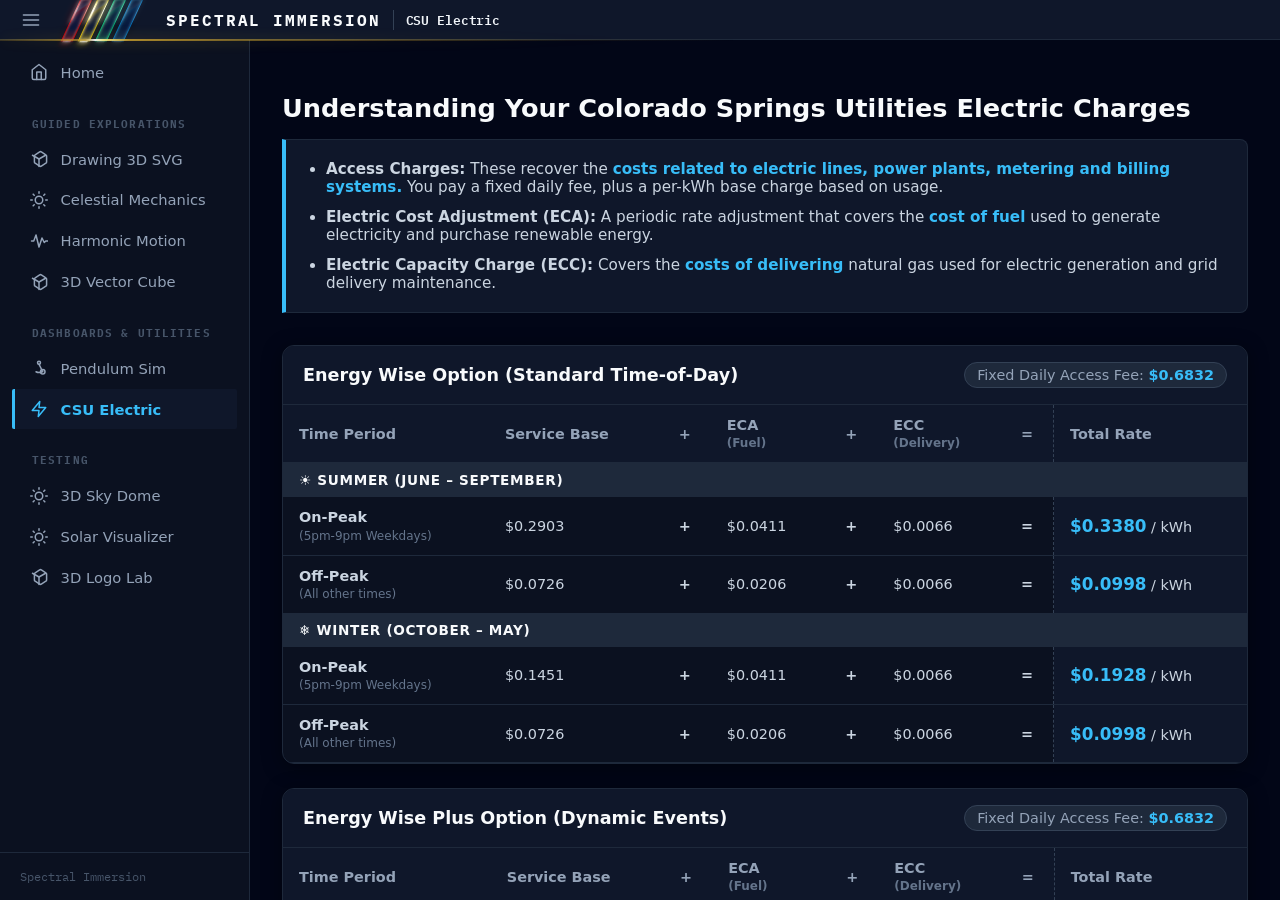
<file: csu/index.html>
<!DOCTYPE html><html lang="en" data-astro-cid-37fxchfa style="--mainPadding: clamp(1rem, 2.5vw, 2.5rem);--mainMaxWidth: none;--bodyOverflow: auto;"> <head><meta charset="utf-8"><link rel="icon" type="image/svg+xml" href="/logo.svg"><link rel="icon" href="/favicon.svg"><meta name="viewport" content="width=device-width, initial-scale=1.0"><meta name="generator" content="Astro v6.4.8"><title>CSU Electric</title><!-- Google Fonts for IBM Plex Mono --><link rel="preconnect" href="https://fonts.googleapis.com"><link rel="preconnect" href="https://fonts.gstatic.com" crossorigin><link href="https://fonts.googleapis.com/css2?family=IBM+Plex+Mono:wght@500;700&display=swap" rel="stylesheet"><link rel="stylesheet" href="/_astro/vendor-katex.DbX94k4-.css"><link rel="stylesheet" href="/_astro/BaseLayout.CigGMXHI.css"><link rel="stylesheet" href="/_astro/csu.D7YQSe8b.css"></head> <body data-astro-cid-37fxchfa style="--mainPadding: clamp(1rem, 2.5vw, 2.5rem);--mainMaxWidth: none;--bodyOverflow: auto;"> <div id="app-layout" class="app-layout" data-astro-cid-37fxchfa style="--mainPadding: clamp(1rem, 2.5vw, 2.5rem);--mainMaxWidth: none;--bodyOverflow: auto;"> <!-- Pinned Top Bar --> <header class="topbar" data-astro-cid-37fxchfa style="--mainPadding: clamp(1rem, 2.5vw, 2.5rem);--mainMaxWidth: none;--bodyOverflow: auto;"> <div class="topbar-left" data-astro-cid-37fxchfa style="--mainPadding: clamp(1rem, 2.5vw, 2.5rem);--mainMaxWidth: none;--bodyOverflow: auto;"> <button id="nav-toggle" class="nav-toggle-btn" aria-label="Toggle navigation menu" aria-expanded="true" data-astro-cid-37fxchfa style="--mainPadding: clamp(1rem, 2.5vw, 2.5rem);--mainMaxWidth: none;--bodyOverflow: auto;"> <svg width="20" height="20" viewBox="0 0 24 24" fill="none" stroke="currentColor" stroke-width="2" stroke-linecap="round" stroke-linejoin="round" data-astro-cid-37fxchfa style="--mainPadding: clamp(1rem, 2.5vw, 2.5rem);--mainMaxWidth: none;--bodyOverflow: auto;"> <line x1="3" y1="6" x2="21" y2="6" data-astro-cid-37fxchfa style="--mainPadding: clamp(1rem, 2.5vw, 2.5rem);--mainMaxWidth: none;--bodyOverflow: auto;"></line> <line x1="3" y1="12" x2="21" y2="12" data-astro-cid-37fxchfa style="--mainPadding: clamp(1rem, 2.5vw, 2.5rem);--mainMaxWidth: none;--bodyOverflow: auto;"></line> <line x1="3" y1="18" x2="21" y2="18" data-astro-cid-37fxchfa style="--mainPadding: clamp(1rem, 2.5vw, 2.5rem);--mainMaxWidth: none;--bodyOverflow: auto;"></line> </svg> </button> <style>astro-island,astro-slot,astro-static-slot{display:contents}</style><script>(()=>{var e=async t=>{await(await t())()};(self.Astro||(self.Astro={})).load=e;window.dispatchEvent(new Event("astro:load"));})();</script><script>(()=>{var g=Object.defineProperty;var w=(c,s,d)=>s in c?g(c,s,{enumerable:!0,configurable:!0,writable:!0,value:d}):c[s]=d;var l=(c,s,d)=>w(c,typeof s!="symbol"?s+"":s,d);var E=new Set(["__proto__","constructor","prototype"]);{let c={0:t=>y(t),1:t=>d(t),2:t=>new RegExp(t),3:t=>new Date(t),4:t=>new Map(d(t)),5:t=>new Set(d(t)),6:t=>BigInt(t),7:t=>new URL(t),8:t=>new Uint8Array(t),9:t=>new Uint16Array(t),10:t=>new Uint32Array(t),11:t=>Number.POSITIVE_INFINITY*t},s=t=>{let[p,e]=t;return p in c?c[p](e):void 0},d=t=>t.map(s),y=t=>typeof t!="object"||t===null?t:Object.fromEntries(Object.entries(t).map(([p,e])=>[p,s(e)]));class f extends HTMLElement{constructor(){super(...arguments);l(this,"Component");l(this,"hydrator");l(this,"hydrate",async()=>{var b;if(!this.hydrator||!this.isConnected)return;let e=(b=this.parentElement)==null?void 0:b.closest("astro-island[ssr]");if(e){e.addEventListener("astro:hydrate",this.hydrate,{once:!0});return}let n=this.querySelectorAll("astro-slot"),r={},i=this.querySelectorAll("template[data-astro-template]");for(let o of i){let a=o.closest(this.tagName);a!=null&&a.isSameNode(this)&&(r[o.getAttribute("data-astro-template")||"default"]=o.innerHTML,o.remove())}for(let o of n){let a=o.closest(this.tagName);a!=null&&a.isSameNode(this)&&(r[o.getAttribute("name")||"default"]=o.innerHTML)}let u;try{u=this.hasAttribute("props")?y(JSON.parse(this.getAttribute("props"))):{}}catch(o){let a=this.getAttribute("component-url")||"<unknown>",v=this.getAttribute("component-export");throw v&&(a+=` (export ${v})`),console.error(`[hydrate] Error parsing props for component ${a}`,this.getAttribute("props"),o),o}let h;await this.hydrator(this)(this.Component,u,r,{client:this.getAttribute("client")}),this.removeAttribute("ssr"),this.dispatchEvent(new CustomEvent("astro:hydrate"))});l(this,"unmount",()=>{this.isConnected||this.dispatchEvent(new CustomEvent("astro:unmount"))})}disconnectedCallback(){document.removeEventListener("astro:after-swap",this.unmount),document.addEventListener("astro:after-swap",this.unmount,{once:!0})}connectedCallback(){if(!this.hasAttribute("await-children")||document.readyState==="interactive"||document.readyState==="complete")this.childrenConnectedCallback();else{let e=()=>{document.removeEventListener("DOMContentLoaded",e),n.disconnect(),this.childrenConnectedCallback()},n=new MutationObserver(()=>{var r;((r=this.lastChild)==null?void 0:r.nodeType)===Node.COMMENT_NODE&&this.lastChild.nodeValue==="astro:end"&&(this.lastChild.remove(),e())});n.observe(this,{childList:!0}),document.addEventListener("DOMContentLoaded",e)}}async childrenConnectedCallback(){let e=this.getAttribute("before-hydration-url");e&&await import(e),this.start()}getRetryImportUrl(e){let n=new URL(e,document.baseURI),r=`astro-retry=${Date.now()}`,i=n.hash.replace(/^#/,"");return n.hash=i?`${i}&${r}`:r,n.toString()}async importWithRetry(e){try{return await import(e)}catch(n){return await new Promise(r=>setTimeout(r,1e3)),import(this.getRetryImportUrl(e))}}handleHydrationError(e){let n=this.getAttribute("component-url"),r=new CustomEvent("astro:hydration-error",{cancelable:!0,bubbles:!0,composed:!0,detail:{error:e,componentUrl:n}});this.dispatchEvent(r)&&console.error(`[astro-island] Error hydrating ${n}`,e)}async start(){let e=JSON.parse(this.getAttribute("opts")),n=this.getAttribute("client");if(Astro[n]===void 0){window.addEventListener(`astro:${n}`,()=>this.start(),{once:!0});return}try{await Astro[n](async()=>{let r=this.getAttribute("renderer-url");try{let[i,{default:u}]=await Promise.all([this.importWithRetry(this.getAttribute("component-url")),r?this.importWithRetry(r):Promise.resolve({default:()=>()=>{}})]),h=this.getAttribute("component-export")||"default";if(h.includes(".")){this.Component=i;for(let m of h.split(".")){if(E.has(m)||!this.Component||typeof this.Component!="object"&&typeof this.Component!="function"||!Object.hasOwn(this.Component,m))throw new Error(`Invalid component export path: ${h}`);this.Component=this.Component[m]}}else{if(E.has(h))throw new Error(`Invalid component export path: ${h}`);this.Component=i[h]}return this.hydrator=u,this.hydrate}catch(i){return this.handleHydrationError(i),()=>{}}},e,this)}catch(r){this.handleHydrationError(r)}}attributeChangedCallback(){this.hydrate()}}l(f,"observedAttributes",["props"]),customElements.get("astro-island")||customElements.define("astro-island",f)}})();</script><astro-island uid="gemQ" component-url="/_astro/HeaderGlassLogo.BvBxbHWB.js" component-export="default" renderer-url="/_astro/client.svelte.CqfarIwW.js" props="{&quot;data-astro-cid-37fxchfa&quot;:[0,true]}" ssr client="load" opts="{&quot;name&quot;:&quot;HeaderGlassLogo&quot;,&quot;value&quot;:true}" await-children><!--[--><div class="header-glass-brand-root svelte-1ci3ikk" style=" --overhang: 0px; --pillar-w: 10px; --pillar-gap: 5px; --slant: -25deg; --tint: 0; --edge-power: 0.6; "><a href="/" class="brand-link svelte-1ci3ikk" aria-label="Spectral Immersion Home"><div class="contiguous-pillars-wrap svelte-1ci3ikk"><!--[--><div class="edgelit-slab svelte-1ci3ikk" style="
				--c-hex: #ff0200;
				--c-rgb: 255, 2, 0;
				--c-bright: #ffa1a0;
				--c-core: #ff3330;
				--glint-y: 29.2%;
				--hotspot-alpha: 0.769;
				--left-lit: 0.756;
				--right-lit: 0.756;
				--bottom-lit: 0.769;
				--act: 0.661;
			"><span class="bevel-glint-left svelte-1ci3ikk"></span> <span class="bevel-glint-right svelte-1ci3ikk"></span> <span class="bevel-glint-bottom svelte-1ci3ikk"></span></div><div class="edgelit-slab svelte-1ci3ikk" style="
				--c-hex: #f7d404;
				--c-rgb: 247, 212, 4;
				--c-bright: #fff8b3;
				--c-core: #ffe247;
				--glint-y: 29.2%;
				--hotspot-alpha: 0.986;
				--left-lit: 0.985;
				--right-lit: 0.985;
				--bottom-lit: 0.986;
				--act: 0.979;
			"><span class="bevel-glint-left svelte-1ci3ikk"></span> <span class="bevel-glint-right svelte-1ci3ikk"></span> <span class="bevel-glint-bottom svelte-1ci3ikk"></span></div><div class="edgelit-slab svelte-1ci3ikk" style="
				--c-hex: #00fe96;
				--c-rgb: 0, 254, 150;
				--c-bright: #b8ffdf;
				--c-core: #42ffb5;
				--glint-y: 29.2%;
				--hotspot-alpha: 0.573;
				--left-lit: 0.548;
				--right-lit: 0.548;
				--bottom-lit: 0.573;
				--act: 0.373;
			"><span class="bevel-glint-left svelte-1ci3ikk"></span> <span class="bevel-glint-right svelte-1ci3ikk"></span> <span class="bevel-glint-bottom svelte-1ci3ikk"></span></div><div class="edgelit-slab svelte-1ci3ikk" style="
				--c-hex: #00a5ff;
				--c-rgb: 0, 165, 255;
				--c-bright: #bae5ff;
				--c-core: #47c0ff;
				--glint-y: 29.2%;
				--hotspot-alpha: 0.415;
				--left-lit: 0.381;
				--right-lit: 0.381;
				--bottom-lit: 0.415;
				--act: 0.140;
			"><span class="bevel-glint-left svelte-1ci3ikk"></span> <span class="bevel-glint-right svelte-1ci3ikk"></span> <span class="bevel-glint-bottom svelte-1ci3ikk"></span></div><!--]--></div> <span class="brand-name svelte-1ci3ikk">Spectral Immersion</span></a> <div class="header-waveguide-border svelte-1ci3ikk" style="
			--border-glow-opacity: 0.886;
			--border-grad: linear-gradient(90deg,
				rgba(191, 152, 44, 0.27) 0px,
				rgba(191, 152, 44, 0.54) 48px,
				rgba(191, 152, 44, 0.80) 85px,
				#ffffff 95px,
				rgb(255, 242, 134) 103px,
				rgb(191, 152, 44) 130px,
				rgba(191, 152, 44, 0.64) 237px,
				rgba(191, 152, 44, 0.34) 406px,
				rgba(191, 152, 44, 0.12) 561px,
				transparent 742px,
				transparent 100%
			);
			--border-filter: drop-shadow(0 0 7px rgba(191, 152, 44, 0.73));
		"></div></div><!--]--><!--astro:end--></astro-island> <div class="topbar-divider" aria-hidden="true" data-astro-cid-37fxchfa style="--mainPadding: clamp(1rem, 2.5vw, 2.5rem);--mainMaxWidth: none;--bodyOverflow: auto;"></div> <div class="topbar-breadcrumbs" data-astro-cid-37fxchfa style="--mainPadding: clamp(1rem, 2.5vw, 2.5rem);--mainMaxWidth: none;--bodyOverflow: auto;"> <span class="breadcrumb-page" data-astro-cid-37fxchfa style="--mainPadding: clamp(1rem, 2.5vw, 2.5rem);--mainMaxWidth: none;--bodyOverflow: auto;">CSU Electric</span> <span id="breadcrumb-sep" class="breadcrumb-sep" hidden data-astro-cid-37fxchfa style="--mainPadding: clamp(1rem, 2.5vw, 2.5rem);--mainMaxWidth: none;--bodyOverflow: auto;">›</span> <span id="breadcrumb-section" class="breadcrumb-section" hidden data-astro-cid-37fxchfa style="--mainPadding: clamp(1rem, 2.5vw, 2.5rem);--mainMaxWidth: none;--bodyOverflow: auto;"></span> </div> </div> </header> <!-- App Body (Sidebar + Scrollable Main Content) --> <div class="app-container" data-astro-cid-37fxchfa style="--mainPadding: clamp(1rem, 2.5vw, 2.5rem);--mainMaxWidth: none;--bodyOverflow: auto;"> <!-- Backdrop overlay for mobile drawer --> <div id="nav-backdrop" class="nav-backdrop" aria-hidden="true" data-astro-cid-37fxchfa style="--mainPadding: clamp(1rem, 2.5vw, 2.5rem);--mainMaxWidth: none;--bodyOverflow: auto;"></div> <!-- Navigation Sidebar / Overlay Drawer --> <aside id="nav-sidebar" class="nav-sidebar" aria-label="Main Navigation" data-astro-cid-37fxchfa style="--mainPadding: clamp(1rem, 2.5vw, 2.5rem);--mainMaxWidth: none;--bodyOverflow: auto;"> <div class="drawer-header" data-astro-cid-37fxchfa style="--mainPadding: clamp(1rem, 2.5vw, 2.5rem);--mainMaxWidth: none;--bodyOverflow: auto;"> <div class="brand" data-astro-cid-37fxchfa style="--mainPadding: clamp(1rem, 2.5vw, 2.5rem);--mainMaxWidth: none;--bodyOverflow: auto;"> <div class="logo-container" data-astro-cid-37fxchfa style="--mainPadding: clamp(1rem, 2.5vw, 2.5rem);--mainMaxWidth: none;--bodyOverflow: auto;"> <img src="/logo.svg" alt="Spectral Immersion Logo" style="width: 100%; height: 100%; object-fit: contain;; --mainPadding: clamp(1rem, 2.5vw, 2.5rem);--mainMaxWidth: none;--bodyOverflow: auto;" data-astro-cid-37fxchfa> </div> <span class="brand-name" data-astro-cid-37fxchfa style="--mainPadding: clamp(1rem, 2.5vw, 2.5rem);--mainMaxWidth: none;--bodyOverflow: auto;">Spectral Immersion</span> </div> <button id="drawer-close" class="drawer-close-btn" aria-label="Close menu" data-astro-cid-37fxchfa style="--mainPadding: clamp(1rem, 2.5vw, 2.5rem);--mainMaxWidth: none;--bodyOverflow: auto;"> <svg width="20" height="20" viewBox="0 0 24 24" fill="none" stroke="currentColor" stroke-width="2" stroke-linecap="round" stroke-linejoin="round" data-astro-cid-37fxchfa style="--mainPadding: clamp(1rem, 2.5vw, 2.5rem);--mainMaxWidth: none;--bodyOverflow: auto;"> <line x1="18" y1="6" x2="6" y2="18" data-astro-cid-37fxchfa style="--mainPadding: clamp(1rem, 2.5vw, 2.5rem);--mainMaxWidth: none;--bodyOverflow: auto;"></line> <line x1="6" y1="6" x2="18" y2="18" data-astro-cid-37fxchfa style="--mainPadding: clamp(1rem, 2.5vw, 2.5rem);--mainMaxWidth: none;--bodyOverflow: auto;"></line> </svg> </button> </div> <nav class="sidebar-nav" style="padding-top: 0.75rem;; --mainPadding: clamp(1rem, 2.5vw, 2.5rem);--mainMaxWidth: none;--bodyOverflow: auto;" data-astro-cid-37fxchfa> <div class="sidebar-group" data-astro-cid-37fxchfa style="--mainPadding: clamp(1rem, 2.5vw, 2.5rem);--mainMaxWidth: none;--bodyOverflow: auto;">  <div class="nav-item-group" data-astro-cid-37fxchfa style="--mainPadding: clamp(1rem, 2.5vw, 2.5rem);--mainMaxWidth: none;--bodyOverflow: auto;"> <a href="/" class="nav-item-link" data-astro-cid-37fxchfa style="--mainPadding: clamp(1rem, 2.5vw, 2.5rem);--mainMaxWidth: none;--bodyOverflow: auto;"> <span class="nav-item-icon" data-astro-cid-37fxchfa style="--mainPadding: clamp(1rem, 2.5vw, 2.5rem);--mainMaxWidth: none;--bodyOverflow: auto;"> <svg width="18" height="18" viewBox="0 0 24 24" fill="none" stroke="currentColor" stroke-width="2" stroke-linecap="round" stroke-linejoin="round" data-astro-cid-37fxchfa style="--mainPadding: clamp(1rem, 2.5vw, 2.5rem);--mainMaxWidth: none;--bodyOverflow: auto;"> <path d="M3 9l9-7 9 7v11a2 2 0 0 1-2 2H5a2 2 0 0 1-2-2z" data-astro-cid-37fxchfa style="--mainPadding: clamp(1rem, 2.5vw, 2.5rem);--mainMaxWidth: none;--bodyOverflow: auto;"></path> <polyline points="9 22 9 12 15 12 15 22" data-astro-cid-37fxchfa style="--mainPadding: clamp(1rem, 2.5vw, 2.5rem);--mainMaxWidth: none;--bodyOverflow: auto;"></polyline> </svg>      </span> <span data-astro-cid-37fxchfa style="--mainPadding: clamp(1rem, 2.5vw, 2.5rem);--mainMaxWidth: none;--bodyOverflow: auto;">Home</span> </a>  </div> </div><div class="sidebar-group" data-astro-cid-37fxchfa style="--mainPadding: clamp(1rem, 2.5vw, 2.5rem);--mainMaxWidth: none;--bodyOverflow: auto;"> <div class="sidebar-section-title" data-astro-cid-37fxchfa style="--mainPadding: clamp(1rem, 2.5vw, 2.5rem);--mainMaxWidth: none;--bodyOverflow: auto;">Guided Explorations</div> <div class="nav-item-group" data-astro-cid-37fxchfa style="--mainPadding: clamp(1rem, 2.5vw, 2.5rem);--mainMaxWidth: none;--bodyOverflow: auto;"> <a href="/svg3d" class="nav-item-link" data-astro-cid-37fxchfa style="--mainPadding: clamp(1rem, 2.5vw, 2.5rem);--mainMaxWidth: none;--bodyOverflow: auto;"> <span class="nav-item-icon" data-astro-cid-37fxchfa style="--mainPadding: clamp(1rem, 2.5vw, 2.5rem);--mainMaxWidth: none;--bodyOverflow: auto;">   <svg width="18" height="18" viewBox="0 0 24 24" fill="none" stroke="currentColor" stroke-width="2" stroke-linecap="round" stroke-linejoin="round" data-astro-cid-37fxchfa style="--mainPadding: clamp(1rem, 2.5vw, 2.5rem);--mainMaxWidth: none;--bodyOverflow: auto;"> <path d="m21.12 6.4-6-3.87a2 2 0 0 0-2.24 0l-6 3.87a2 2 0 0 0-1 1.74v7.72a2 2 0 0 0 1 1.74l6 3.87a2 2 0 0 0 2.24 0l6-3.87a2 2 0 0 0 1-1.74V8.14a2 2 0 0 0-1-1.74Z" data-astro-cid-37fxchfa style="--mainPadding: clamp(1rem, 2.5vw, 2.5rem);--mainMaxWidth: none;--bodyOverflow: auto;"></path> <path d="m3.3 7 8.7 5 8.7-5" data-astro-cid-37fxchfa style="--mainPadding: clamp(1rem, 2.5vw, 2.5rem);--mainMaxWidth: none;--bodyOverflow: auto;"></path> <path d="M12 22V12" data-astro-cid-37fxchfa style="--mainPadding: clamp(1rem, 2.5vw, 2.5rem);--mainMaxWidth: none;--bodyOverflow: auto;"></path> </svg>    </span> <span data-astro-cid-37fxchfa style="--mainPadding: clamp(1rem, 2.5vw, 2.5rem);--mainMaxWidth: none;--bodyOverflow: auto;">Drawing 3D SVG</span> </a>  </div><div class="nav-item-group" data-astro-cid-37fxchfa style="--mainPadding: clamp(1rem, 2.5vw, 2.5rem);--mainMaxWidth: none;--bodyOverflow: auto;"> <a href="/solar-scrolly" class="nav-item-link" data-astro-cid-37fxchfa style="--mainPadding: clamp(1rem, 2.5vw, 2.5rem);--mainMaxWidth: none;--bodyOverflow: auto;"> <span class="nav-item-icon" data-astro-cid-37fxchfa style="--mainPadding: clamp(1rem, 2.5vw, 2.5rem);--mainMaxWidth: none;--bodyOverflow: auto;">  <svg width="18" height="18" viewBox="0 0 24 24" fill="none" stroke="currentColor" stroke-width="2" stroke-linecap="round" stroke-linejoin="round" data-astro-cid-37fxchfa style="--mainPadding: clamp(1rem, 2.5vw, 2.5rem);--mainMaxWidth: none;--bodyOverflow: auto;"> <circle cx="12" cy="12" r="5" data-astro-cid-37fxchfa style="--mainPadding: clamp(1rem, 2.5vw, 2.5rem);--mainMaxWidth: none;--bodyOverflow: auto;"></circle> <line x1="12" y1="1" x2="12" y2="3" data-astro-cid-37fxchfa style="--mainPadding: clamp(1rem, 2.5vw, 2.5rem);--mainMaxWidth: none;--bodyOverflow: auto;"></line> <line x1="12" y1="21" x2="12" y2="23" data-astro-cid-37fxchfa style="--mainPadding: clamp(1rem, 2.5vw, 2.5rem);--mainMaxWidth: none;--bodyOverflow: auto;"></line> <line x1="4.22" y1="4.22" x2="5.64" y2="5.64" data-astro-cid-37fxchfa style="--mainPadding: clamp(1rem, 2.5vw, 2.5rem);--mainMaxWidth: none;--bodyOverflow: auto;"></line> <line x1="18.36" y1="18.36" x2="19.78" y2="19.78" data-astro-cid-37fxchfa style="--mainPadding: clamp(1rem, 2.5vw, 2.5rem);--mainMaxWidth: none;--bodyOverflow: auto;"></line> <line x1="1" y1="12" x2="3" y2="12" data-astro-cid-37fxchfa style="--mainPadding: clamp(1rem, 2.5vw, 2.5rem);--mainMaxWidth: none;--bodyOverflow: auto;"></line> <line x1="21" y1="12" x2="23" y2="12" data-astro-cid-37fxchfa style="--mainPadding: clamp(1rem, 2.5vw, 2.5rem);--mainMaxWidth: none;--bodyOverflow: auto;"></line> <line x1="4.22" y1="19.78" x2="5.64" y2="18.36" data-astro-cid-37fxchfa style="--mainPadding: clamp(1rem, 2.5vw, 2.5rem);--mainMaxWidth: none;--bodyOverflow: auto;"></line> <line x1="18.36" y1="5.64" x2="19.78" y2="4.22" data-astro-cid-37fxchfa style="--mainPadding: clamp(1rem, 2.5vw, 2.5rem);--mainMaxWidth: none;--bodyOverflow: auto;"></line> </svg>     </span> <span data-astro-cid-37fxchfa style="--mainPadding: clamp(1rem, 2.5vw, 2.5rem);--mainMaxWidth: none;--bodyOverflow: auto;">Celestial Mechanics</span> </a>  </div><div class="nav-item-group" data-astro-cid-37fxchfa style="--mainPadding: clamp(1rem, 2.5vw, 2.5rem);--mainMaxWidth: none;--bodyOverflow: auto;"> <a href="/harmonic-motion" class="nav-item-link" data-astro-cid-37fxchfa style="--mainPadding: clamp(1rem, 2.5vw, 2.5rem);--mainMaxWidth: none;--bodyOverflow: auto;"> <span class="nav-item-icon" data-astro-cid-37fxchfa style="--mainPadding: clamp(1rem, 2.5vw, 2.5rem);--mainMaxWidth: none;--bodyOverflow: auto;">    <svg width="18" height="18" viewBox="0 0 24 24" fill="none" stroke="currentColor" stroke-width="2" stroke-linecap="round" stroke-linejoin="round" data-astro-cid-37fxchfa style="--mainPadding: clamp(1rem, 2.5vw, 2.5rem);--mainMaxWidth: none;--bodyOverflow: auto;"> <path d="M2 12h3l3-8 4 16 4-12 3 6 2-2h3" data-astro-cid-37fxchfa style="--mainPadding: clamp(1rem, 2.5vw, 2.5rem);--mainMaxWidth: none;--bodyOverflow: auto;"></path> </svg>   </span> <span data-astro-cid-37fxchfa style="--mainPadding: clamp(1rem, 2.5vw, 2.5rem);--mainMaxWidth: none;--bodyOverflow: auto;">Harmonic Motion</span> </a>  </div><div class="nav-item-group" data-astro-cid-37fxchfa style="--mainPadding: clamp(1rem, 2.5vw, 2.5rem);--mainMaxWidth: none;--bodyOverflow: auto;"> <a href="/cube" class="nav-item-link" data-astro-cid-37fxchfa style="--mainPadding: clamp(1rem, 2.5vw, 2.5rem);--mainMaxWidth: none;--bodyOverflow: auto;"> <span class="nav-item-icon" data-astro-cid-37fxchfa style="--mainPadding: clamp(1rem, 2.5vw, 2.5rem);--mainMaxWidth: none;--bodyOverflow: auto;">   <svg width="18" height="18" viewBox="0 0 24 24" fill="none" stroke="currentColor" stroke-width="2" stroke-linecap="round" stroke-linejoin="round" data-astro-cid-37fxchfa style="--mainPadding: clamp(1rem, 2.5vw, 2.5rem);--mainMaxWidth: none;--bodyOverflow: auto;"> <path d="m21.12 6.4-6-3.87a2 2 0 0 0-2.24 0l-6 3.87a2 2 0 0 0-1 1.74v7.72a2 2 0 0 0 1 1.74l6 3.87a2 2 0 0 0 2.24 0l6-3.87a2 2 0 0 0 1-1.74V8.14a2 2 0 0 0-1-1.74Z" data-astro-cid-37fxchfa style="--mainPadding: clamp(1rem, 2.5vw, 2.5rem);--mainMaxWidth: none;--bodyOverflow: auto;"></path> <path d="m3.3 7 8.7 5 8.7-5" data-astro-cid-37fxchfa style="--mainPadding: clamp(1rem, 2.5vw, 2.5rem);--mainMaxWidth: none;--bodyOverflow: auto;"></path> <path d="M12 22V12" data-astro-cid-37fxchfa style="--mainPadding: clamp(1rem, 2.5vw, 2.5rem);--mainMaxWidth: none;--bodyOverflow: auto;"></path> </svg>    </span> <span data-astro-cid-37fxchfa style="--mainPadding: clamp(1rem, 2.5vw, 2.5rem);--mainMaxWidth: none;--bodyOverflow: auto;">3D Vector Cube</span> </a>  </div> </div><div class="sidebar-group" data-astro-cid-37fxchfa style="--mainPadding: clamp(1rem, 2.5vw, 2.5rem);--mainMaxWidth: none;--bodyOverflow: auto;"> <div class="sidebar-section-title" data-astro-cid-37fxchfa style="--mainPadding: clamp(1rem, 2.5vw, 2.5rem);--mainMaxWidth: none;--bodyOverflow: auto;">Dashboards &amp; Utilities</div> <div class="nav-item-group" data-astro-cid-37fxchfa style="--mainPadding: clamp(1rem, 2.5vw, 2.5rem);--mainMaxWidth: none;--bodyOverflow: auto;"> <a href="/pendulum" class="nav-item-link" data-astro-cid-37fxchfa style="--mainPadding: clamp(1rem, 2.5vw, 2.5rem);--mainMaxWidth: none;--bodyOverflow: auto;"> <span class="nav-item-icon" data-astro-cid-37fxchfa style="--mainPadding: clamp(1rem, 2.5vw, 2.5rem);--mainMaxWidth: none;--bodyOverflow: auto;">     <svg width="18" height="18" viewBox="0 0 24 24" fill="none" stroke="currentColor" stroke-width="2" stroke-linecap="round" stroke-linejoin="round" data-astro-cid-37fxchfa style="--mainPadding: clamp(1rem, 2.5vw, 2.5rem);--mainMaxWidth: none;--bodyOverflow: auto;"> <circle cx="12" cy="5" r="2" data-astro-cid-37fxchfa style="--mainPadding: clamp(1rem, 2.5vw, 2.5rem);--mainMaxWidth: none;--bodyOverflow: auto;"></circle> <line x1="12" y1="7" x2="17" y2="17" data-astro-cid-37fxchfa style="--mainPadding: clamp(1rem, 2.5vw, 2.5rem);--mainMaxWidth: none;--bodyOverflow: auto;"></line> <circle cx="17" cy="17" r="3" data-astro-cid-37fxchfa style="--mainPadding: clamp(1rem, 2.5vw, 2.5rem);--mainMaxWidth: none;--bodyOverflow: auto;"></circle> <path d="M8 17a8 8 0 0 0 8 0" data-astro-cid-37fxchfa style="--mainPadding: clamp(1rem, 2.5vw, 2.5rem);--mainMaxWidth: none;--bodyOverflow: auto;"></path> </svg>  </span> <span data-astro-cid-37fxchfa style="--mainPadding: clamp(1rem, 2.5vw, 2.5rem);--mainMaxWidth: none;--bodyOverflow: auto;">Pendulum Sim</span> </a>  </div><div class="nav-item-group" data-astro-cid-37fxchfa style="--mainPadding: clamp(1rem, 2.5vw, 2.5rem);--mainMaxWidth: none;--bodyOverflow: auto;"> <a href="/csu" class="nav-item-link active" data-astro-cid-37fxchfa style="--mainPadding: clamp(1rem, 2.5vw, 2.5rem);--mainMaxWidth: none;--bodyOverflow: auto;"> <span class="nav-item-icon" data-astro-cid-37fxchfa style="--mainPadding: clamp(1rem, 2.5vw, 2.5rem);--mainMaxWidth: none;--bodyOverflow: auto;">      <svg width="18" height="18" viewBox="0 0 24 24" fill="none" stroke="currentColor" stroke-width="2" stroke-linecap="round" stroke-linejoin="round" data-astro-cid-37fxchfa style="--mainPadding: clamp(1rem, 2.5vw, 2.5rem);--mainMaxWidth: none;--bodyOverflow: auto;"> <polygon points="13 2 3 14 12 14 11 22 21 10 12 10 13 2" data-astro-cid-37fxchfa style="--mainPadding: clamp(1rem, 2.5vw, 2.5rem);--mainMaxWidth: none;--bodyOverflow: auto;"></polygon> </svg> </span> <span data-astro-cid-37fxchfa style="--mainPadding: clamp(1rem, 2.5vw, 2.5rem);--mainMaxWidth: none;--bodyOverflow: auto;">CSU Electric</span> </a>  </div> </div><div class="sidebar-group" data-astro-cid-37fxchfa style="--mainPadding: clamp(1rem, 2.5vw, 2.5rem);--mainMaxWidth: none;--bodyOverflow: auto;"> <div class="sidebar-section-title" data-astro-cid-37fxchfa style="--mainPadding: clamp(1rem, 2.5vw, 2.5rem);--mainMaxWidth: none;--bodyOverflow: auto;">Testing</div> <div class="nav-item-group" data-astro-cid-37fxchfa style="--mainPadding: clamp(1rem, 2.5vw, 2.5rem);--mainMaxWidth: none;--bodyOverflow: auto;"> <a href="/sky-dome" class="nav-item-link" data-astro-cid-37fxchfa style="--mainPadding: clamp(1rem, 2.5vw, 2.5rem);--mainMaxWidth: none;--bodyOverflow: auto;"> <span class="nav-item-icon" data-astro-cid-37fxchfa style="--mainPadding: clamp(1rem, 2.5vw, 2.5rem);--mainMaxWidth: none;--bodyOverflow: auto;">  <svg width="18" height="18" viewBox="0 0 24 24" fill="none" stroke="currentColor" stroke-width="2" stroke-linecap="round" stroke-linejoin="round" data-astro-cid-37fxchfa style="--mainPadding: clamp(1rem, 2.5vw, 2.5rem);--mainMaxWidth: none;--bodyOverflow: auto;"> <circle cx="12" cy="12" r="5" data-astro-cid-37fxchfa style="--mainPadding: clamp(1rem, 2.5vw, 2.5rem);--mainMaxWidth: none;--bodyOverflow: auto;"></circle> <line x1="12" y1="1" x2="12" y2="3" data-astro-cid-37fxchfa style="--mainPadding: clamp(1rem, 2.5vw, 2.5rem);--mainMaxWidth: none;--bodyOverflow: auto;"></line> <line x1="12" y1="21" x2="12" y2="23" data-astro-cid-37fxchfa style="--mainPadding: clamp(1rem, 2.5vw, 2.5rem);--mainMaxWidth: none;--bodyOverflow: auto;"></line> <line x1="4.22" y1="4.22" x2="5.64" y2="5.64" data-astro-cid-37fxchfa style="--mainPadding: clamp(1rem, 2.5vw, 2.5rem);--mainMaxWidth: none;--bodyOverflow: auto;"></line> <line x1="18.36" y1="18.36" x2="19.78" y2="19.78" data-astro-cid-37fxchfa style="--mainPadding: clamp(1rem, 2.5vw, 2.5rem);--mainMaxWidth: none;--bodyOverflow: auto;"></line> <line x1="1" y1="12" x2="3" y2="12" data-astro-cid-37fxchfa style="--mainPadding: clamp(1rem, 2.5vw, 2.5rem);--mainMaxWidth: none;--bodyOverflow: auto;"></line> <line x1="21" y1="12" x2="23" y2="12" data-astro-cid-37fxchfa style="--mainPadding: clamp(1rem, 2.5vw, 2.5rem);--mainMaxWidth: none;--bodyOverflow: auto;"></line> <line x1="4.22" y1="19.78" x2="5.64" y2="18.36" data-astro-cid-37fxchfa style="--mainPadding: clamp(1rem, 2.5vw, 2.5rem);--mainMaxWidth: none;--bodyOverflow: auto;"></line> <line x1="18.36" y1="5.64" x2="19.78" y2="4.22" data-astro-cid-37fxchfa style="--mainPadding: clamp(1rem, 2.5vw, 2.5rem);--mainMaxWidth: none;--bodyOverflow: auto;"></line> </svg>     </span> <span data-astro-cid-37fxchfa style="--mainPadding: clamp(1rem, 2.5vw, 2.5rem);--mainMaxWidth: none;--bodyOverflow: auto;">3D Sky Dome</span> </a>  </div><div class="nav-item-group" data-astro-cid-37fxchfa style="--mainPadding: clamp(1rem, 2.5vw, 2.5rem);--mainMaxWidth: none;--bodyOverflow: auto;"> <a href="/solar" class="nav-item-link" data-astro-cid-37fxchfa style="--mainPadding: clamp(1rem, 2.5vw, 2.5rem);--mainMaxWidth: none;--bodyOverflow: auto;"> <span class="nav-item-icon" data-astro-cid-37fxchfa style="--mainPadding: clamp(1rem, 2.5vw, 2.5rem);--mainMaxWidth: none;--bodyOverflow: auto;">  <svg width="18" height="18" viewBox="0 0 24 24" fill="none" stroke="currentColor" stroke-width="2" stroke-linecap="round" stroke-linejoin="round" data-astro-cid-37fxchfa style="--mainPadding: clamp(1rem, 2.5vw, 2.5rem);--mainMaxWidth: none;--bodyOverflow: auto;"> <circle cx="12" cy="12" r="5" data-astro-cid-37fxchfa style="--mainPadding: clamp(1rem, 2.5vw, 2.5rem);--mainMaxWidth: none;--bodyOverflow: auto;"></circle> <line x1="12" y1="1" x2="12" y2="3" data-astro-cid-37fxchfa style="--mainPadding: clamp(1rem, 2.5vw, 2.5rem);--mainMaxWidth: none;--bodyOverflow: auto;"></line> <line x1="12" y1="21" x2="12" y2="23" data-astro-cid-37fxchfa style="--mainPadding: clamp(1rem, 2.5vw, 2.5rem);--mainMaxWidth: none;--bodyOverflow: auto;"></line> <line x1="4.22" y1="4.22" x2="5.64" y2="5.64" data-astro-cid-37fxchfa style="--mainPadding: clamp(1rem, 2.5vw, 2.5rem);--mainMaxWidth: none;--bodyOverflow: auto;"></line> <line x1="18.36" y1="18.36" x2="19.78" y2="19.78" data-astro-cid-37fxchfa style="--mainPadding: clamp(1rem, 2.5vw, 2.5rem);--mainMaxWidth: none;--bodyOverflow: auto;"></line> <line x1="1" y1="12" x2="3" y2="12" data-astro-cid-37fxchfa style="--mainPadding: clamp(1rem, 2.5vw, 2.5rem);--mainMaxWidth: none;--bodyOverflow: auto;"></line> <line x1="21" y1="12" x2="23" y2="12" data-astro-cid-37fxchfa style="--mainPadding: clamp(1rem, 2.5vw, 2.5rem);--mainMaxWidth: none;--bodyOverflow: auto;"></line> <line x1="4.22" y1="19.78" x2="5.64" y2="18.36" data-astro-cid-37fxchfa style="--mainPadding: clamp(1rem, 2.5vw, 2.5rem);--mainMaxWidth: none;--bodyOverflow: auto;"></line> <line x1="18.36" y1="5.64" x2="19.78" y2="4.22" data-astro-cid-37fxchfa style="--mainPadding: clamp(1rem, 2.5vw, 2.5rem);--mainMaxWidth: none;--bodyOverflow: auto;"></line> </svg>     </span> <span data-astro-cid-37fxchfa style="--mainPadding: clamp(1rem, 2.5vw, 2.5rem);--mainMaxWidth: none;--bodyOverflow: auto;">Solar Visualizer</span> </a>  </div><div class="nav-item-group" data-astro-cid-37fxchfa style="--mainPadding: clamp(1rem, 2.5vw, 2.5rem);--mainMaxWidth: none;--bodyOverflow: auto;"> <a href="/logo-lab" class="nav-item-link" data-astro-cid-37fxchfa style="--mainPadding: clamp(1rem, 2.5vw, 2.5rem);--mainMaxWidth: none;--bodyOverflow: auto;"> <span class="nav-item-icon" data-astro-cid-37fxchfa style="--mainPadding: clamp(1rem, 2.5vw, 2.5rem);--mainMaxWidth: none;--bodyOverflow: auto;">   <svg width="18" height="18" viewBox="0 0 24 24" fill="none" stroke="currentColor" stroke-width="2" stroke-linecap="round" stroke-linejoin="round" data-astro-cid-37fxchfa style="--mainPadding: clamp(1rem, 2.5vw, 2.5rem);--mainMaxWidth: none;--bodyOverflow: auto;"> <path d="m21.12 6.4-6-3.87a2 2 0 0 0-2.24 0l-6 3.87a2 2 0 0 0-1 1.74v7.72a2 2 0 0 0 1 1.74l6 3.87a2 2 0 0 0 2.24 0l6-3.87a2 2 0 0 0 1-1.74V8.14a2 2 0 0 0-1-1.74Z" data-astro-cid-37fxchfa style="--mainPadding: clamp(1rem, 2.5vw, 2.5rem);--mainMaxWidth: none;--bodyOverflow: auto;"></path> <path d="m3.3 7 8.7 5 8.7-5" data-astro-cid-37fxchfa style="--mainPadding: clamp(1rem, 2.5vw, 2.5rem);--mainMaxWidth: none;--bodyOverflow: auto;"></path> <path d="M12 22V12" data-astro-cid-37fxchfa style="--mainPadding: clamp(1rem, 2.5vw, 2.5rem);--mainMaxWidth: none;--bodyOverflow: auto;"></path> </svg>    </span> <span data-astro-cid-37fxchfa style="--mainPadding: clamp(1rem, 2.5vw, 2.5rem);--mainMaxWidth: none;--bodyOverflow: auto;">3D Logo Lab</span> </a>  </div> </div> </nav> <div class="sidebar-footer" data-astro-cid-37fxchfa style="--mainPadding: clamp(1rem, 2.5vw, 2.5rem);--mainMaxWidth: none;--bodyOverflow: auto;"> <span data-astro-cid-37fxchfa style="--mainPadding: clamp(1rem, 2.5vw, 2.5rem);--mainMaxWidth: none;--bodyOverflow: auto;">Spectral Immersion</span> </div> </aside> <!-- Scrollable Main Content --> <div class="main-scroll-area" data-astro-cid-37fxchfa style="--mainPadding: clamp(1rem, 2.5vw, 2.5rem);--mainMaxWidth: none;--bodyOverflow: auto;"> <main data-astro-cid-37fxchfa style="--mainPadding: clamp(1rem, 2.5vw, 2.5rem);--mainMaxWidth: none;--bodyOverflow: auto;">  <astro-island uid="1AbY13" component-url="/_astro/CSU.dd0FObvL.js" component-export="default" renderer-url="/_astro/client.svelte.CqfarIwW.js" props="{}" ssr client="load" opts="{&quot;name&quot;:&quot;CSU&quot;,&quot;value&quot;:true}" await-children><!--[--><div class="explainer-section"><h2 class="svelte-155xnjx">Understanding Your Colorado Springs Utilities Electric Charges</h2> <div class="definitions-box svelte-155xnjx"><ul class="svelte-155xnjx"><li class="svelte-155xnjx"><strong>Access Charges:</strong> These recover the <em class="svelte-155xnjx">costs related to electric lines, power plants, metering and billing systems.</em> You pay
				a fixed daily fee, plus a per-kWh base charge based on usage.</li> <li class="svelte-155xnjx"><strong>Electric Cost Adjustment (ECA):</strong> A periodic rate adjustment that covers the <em class="svelte-155xnjx">cost of fuel</em> used to generate electricity and purchase renewable energy.</li> <li class="svelte-155xnjx"><strong>Electric Capacity Charge (ECC):</strong> Covers the <em class="svelte-155xnjx">costs of delivering</em> natural
				gas used for electric generation and grid delivery maintenance.</li></ul></div> <div class="educational-tables"><div class="edu-card svelte-155xnjx"><div class="edu-header svelte-155xnjx"><h3 class="svelte-155xnjx">Energy Wise Option (Standard Time-of-Day)</h3> <div class="edu-fee svelte-155xnjx">Fixed Daily Access Fee: <strong class="svelte-155xnjx">$0.6832</strong></div></div> <table class="equation-table svelte-155xnjx"><thead><tr><th class="svelte-155xnjx">Time Period</th><th class="svelte-155xnjx">Service Base</th><th class="math-op svelte-155xnjx">+</th><th class="svelte-155xnjx">ECA<br/><small class="svelte-155xnjx">(Fuel)</small></th><th class="math-op svelte-155xnjx">+</th><th class="svelte-155xnjx">ECC<br/><small class="svelte-155xnjx">(Delivery)</small></th><th class="math-op svelte-155xnjx">=</th><th class="total-col svelte-155xnjx">Total Rate</th></tr></thead><tbody><tr class="season-row svelte-155xnjx"><td colspan="8" class="svelte-155xnjx">☀️ Summer (June – September)</td></tr><tr><td class="svelte-155xnjx"><strong>On-Peak</strong> <small class="svelte-155xnjx">(5pm-9pm Weekdays)</small></td><td class="svelte-155xnjx">$0.2903</td><td class="math-op svelte-155xnjx">+</td><td class="svelte-155xnjx">$0.0411</td><td class="math-op svelte-155xnjx">+</td><td class="svelte-155xnjx">$0.0066</td><td class="math-op svelte-155xnjx">=</td><td class="total-col svelte-155xnjx"><strong class="svelte-155xnjx">$0.3380</strong> / kWh</td></tr><tr><td class="svelte-155xnjx"><strong>Off-Peak</strong> <small class="svelte-155xnjx">(All other times)</small></td><td class="svelte-155xnjx">$0.0726</td><td class="math-op svelte-155xnjx">+</td><td class="svelte-155xnjx">$0.0206</td><td class="math-op svelte-155xnjx">+</td><td class="svelte-155xnjx">$0.0066</td><td class="math-op svelte-155xnjx">=</td><td class="total-col svelte-155xnjx"><strong class="svelte-155xnjx">$0.0998</strong> / kWh</td></tr><tr class="season-row svelte-155xnjx"><td colspan="8" class="svelte-155xnjx">❄️ Winter (October – May)</td></tr><tr><td class="svelte-155xnjx"><strong>On-Peak</strong> <small class="svelte-155xnjx">(5pm-9pm Weekdays)</small></td><td class="svelte-155xnjx">$0.1451</td><td class="math-op svelte-155xnjx">+</td><td class="svelte-155xnjx">$0.0411</td><td class="math-op svelte-155xnjx">+</td><td class="svelte-155xnjx">$0.0066</td><td class="math-op svelte-155xnjx">=</td><td class="total-col svelte-155xnjx"><strong class="svelte-155xnjx">$0.1928</strong> / kWh</td></tr><tr><td class="svelte-155xnjx"><strong>Off-Peak</strong> <small class="svelte-155xnjx">(All other times)</small></td><td class="svelte-155xnjx">$0.0726</td><td class="math-op svelte-155xnjx">+</td><td class="svelte-155xnjx">$0.0206</td><td class="math-op svelte-155xnjx">+</td><td class="svelte-155xnjx">$0.0066</td><td class="math-op svelte-155xnjx">=</td><td class="total-col svelte-155xnjx"><strong class="svelte-155xnjx">$0.0998</strong> / kWh</td></tr></tbody></table></div> <div class="edu-card svelte-155xnjx"><div class="edu-header svelte-155xnjx"><h3 class="svelte-155xnjx">Energy Wise Plus Option (Dynamic Events)</h3> <div class="edu-fee svelte-155xnjx">Fixed Daily Access Fee: <strong class="svelte-155xnjx">$0.6832</strong></div></div> <table class="equation-table svelte-155xnjx"><thead><tr><th class="svelte-155xnjx">Time Period</th><th class="svelte-155xnjx">Service Base</th><th class="math-op svelte-155xnjx">+</th><th class="svelte-155xnjx">ECA<br/><small class="svelte-155xnjx">(Fuel)</small></th><th class="math-op svelte-155xnjx">+</th><th class="svelte-155xnjx">ECC<br/><small class="svelte-155xnjx">(Delivery)</small></th><th class="math-op svelte-155xnjx">=</th><th class="total-col svelte-155xnjx">Total Rate</th></tr></thead><tbody><tr class="season-row svelte-155xnjx"><td colspan="8" class="svelte-155xnjx">☀️ Summer (June – September)</td></tr><tr><td class="svelte-155xnjx"><strong>On-Peak</strong> <small class="svelte-155xnjx">(5pm-9pm Weekdays)</small></td><td class="svelte-155xnjx">$0.2314</td><td class="math-op svelte-155xnjx">+</td><td class="svelte-155xnjx">$0.0500</td><td class="math-op svelte-155xnjx">+</td><td class="svelte-155xnjx">$0.0066</td><td class="math-op svelte-155xnjx">=</td><td class="total-col svelte-155xnjx"><strong class="svelte-155xnjx">$0.2880</strong> / kWh</td></tr><tr><td class="svelte-155xnjx"><strong>Off-Peak</strong> <small class="svelte-155xnjx">(All other times)</small></td><td class="svelte-155xnjx">$0.0777</td><td class="math-op svelte-155xnjx">+</td><td class="svelte-155xnjx">$0.0200</td><td class="math-op svelte-155xnjx">+</td><td class="svelte-155xnjx">$0.0066</td><td class="math-op svelte-155xnjx">=</td><td class="total-col svelte-155xnjx"><strong class="svelte-155xnjx">$0.1043</strong> / kWh</td></tr><tr><td class="svelte-155xnjx"><strong>Saver</strong> <small class="svelte-155xnjx">(9am-1pm Daily)</small></td><td class="svelte-155xnjx">$0.0550</td><td class="math-op svelte-155xnjx">+</td><td class="svelte-155xnjx">$0.0160</td><td class="math-op svelte-155xnjx">+</td><td class="svelte-155xnjx">$0.0066</td><td class="math-op svelte-155xnjx">=</td><td class="total-col svelte-155xnjx"><strong class="svelte-155xnjx">$0.0776</strong> / kWh</td></tr><tr class="critical-row svelte-155xnjx"><td class="svelte-155xnjx"><strong>Critical Event</strong> <small class="svelte-155xnjx">(System Emergency</small> <small class="svelte-155xnjx">during On-Peak hours)</small></td><td colspan="5" class="critical-note svelte-155xnjx">Adds $0.7036 / kWh surcharge during event hours</td><td class="math-op svelte-155xnjx">=</td><td class="total-col svelte-155xnjx"><strong class="svelte-155xnjx">$0.9916</strong> / kWh</td></tr><tr class="season-row svelte-155xnjx"><td colspan="8" class="svelte-155xnjx">❄️ Winter (October – May)</td></tr><tr><td class="svelte-155xnjx"><strong>On-Peak</strong> <small class="svelte-155xnjx">(5pm-9pm Weekdays)</small></td><td class="svelte-155xnjx">$0.0948</td><td class="math-op svelte-155xnjx">+</td><td class="svelte-155xnjx">$0.0500</td><td class="math-op svelte-155xnjx">+</td><td class="svelte-155xnjx">$0.0066</td><td class="math-op svelte-155xnjx">=</td><td class="total-col svelte-155xnjx"><strong class="svelte-155xnjx">$0.1514</strong> / kWh</td></tr><tr><td class="svelte-155xnjx"><strong>Off-Peak</strong> <small class="svelte-155xnjx">(All other times)</small></td><td class="svelte-155xnjx">$0.0777</td><td class="math-op svelte-155xnjx">+</td><td class="svelte-155xnjx">$0.0200</td><td class="math-op svelte-155xnjx">+</td><td class="svelte-155xnjx">$0.0066</td><td class="math-op svelte-155xnjx">=</td><td class="total-col svelte-155xnjx"><strong class="svelte-155xnjx">$0.1043</strong> / kWh</td></tr><tr><td class="svelte-155xnjx"><strong>Saver</strong> <small class="svelte-155xnjx">(9am-1pm Daily)</small></td><td class="svelte-155xnjx">$0.0508</td><td class="math-op svelte-155xnjx">+</td><td class="svelte-155xnjx">$0.0160</td><td class="math-op svelte-155xnjx">+</td><td class="svelte-155xnjx">$0.0066</td><td class="math-op svelte-155xnjx">=</td><td class="total-col svelte-155xnjx"><strong class="svelte-155xnjx">$0.0734</strong> / kWh</td></tr></tbody></table></div> <div class="edu-card svelte-155xnjx"><div class="edu-header svelte-155xnjx"><h3 class="svelte-155xnjx">Fixed Seasonal Option (Flat Rate)</h3> <div class="edu-fee svelte-155xnjx">Fixed Daily Access Fee: <strong class="svelte-155xnjx">$0.7784</strong></div></div> <table class="equation-table svelte-155xnjx"><thead><tr><th class="svelte-155xnjx">Time Period</th><th class="svelte-155xnjx">Service Base</th><th class="math-op svelte-155xnjx">+</th><th class="svelte-155xnjx">ECA<br/><small class="svelte-155xnjx">(Fuel)</small></th><th class="math-op svelte-155xnjx">+</th><th class="svelte-155xnjx">ECC<br/><small class="svelte-155xnjx">(Delivery)</small></th><th class="math-op svelte-155xnjx">=</th><th class="total-col svelte-155xnjx">Total Rate</th></tr></thead><tbody><tr><td class="svelte-155xnjx"><strong>☀️ Summer</strong> <small class="svelte-155xnjx">(Flat Rate)</small></td><td class="svelte-155xnjx">$0.1071</td><td class="math-op svelte-155xnjx">+</td><td class="svelte-155xnjx">$0.0233</td><td class="math-op svelte-155xnjx">+</td><td class="svelte-155xnjx">$0.0066</td><td class="math-op svelte-155xnjx">=</td><td class="total-col svelte-155xnjx"><strong class="svelte-155xnjx">$0.1370</strong> / kWh</td></tr><tr><td class="svelte-155xnjx"><strong>❄️ Winter</strong> <small class="svelte-155xnjx">(Flat Rate)</small></td><td class="svelte-155xnjx">$0.0812</td><td class="math-op svelte-155xnjx">+</td><td class="svelte-155xnjx">$0.0233</td><td class="math-op svelte-155xnjx">+</td><td class="svelte-155xnjx">$0.0066</td><td class="math-op svelte-155xnjx">=</td><td class="total-col svelte-155xnjx"><strong class="svelte-155xnjx">$0.1111</strong> / kWh</td></tr></tbody></table></div></div></div> <hr class="section-divider svelte-155xnjx"/> <div class="simulator-section"><h2 class="svelte-155xnjx">Your Usage Profile Matrix</h2> <div class="data-mode-toggle svelte-155xnjx"><button class="svelte-155xnjx active"><svg xmlns="http://www.w3.org/2000/svg" width="16" height="16" viewBox="0 0 24 24" fill="none" stroke="currentColor" stroke-width="2"><path d="M12 20V10"></path><path d="M18 20V4"></path><path d="M6 20v-4"></path></svg> Interactive Daily (Weekday) Sliders</button> <button class="svelte-155xnjx"><svg xmlns="http://www.w3.org/2000/svg" width="16" height="16" viewBox="0 0 24 24" fill="none" stroke="currentColor" stroke-width="2"><path d="M14 2H6a2 2 0 0 0-2 2v16a2 2 0 0 0 2 2h12a2 2 0 0 0 2-2V8z"></path><polyline points="14 2 14 8 20 8"></polyline><line x1="16" y1="13" x2="8" y2="13"></line><line x1="16" y1="17" x2="8" y2="17"></line><polyline points="10 9 9 9 8 9"></polyline></svg> Example CSV Data</button> <button class="svelte-155xnjx"><svg xmlns="http://www.w3.org/2000/svg" width="16" height="16" viewBox="0 0 24 24" fill="none" stroke="currentColor" stroke-width="2"><path d="M21 15v4a2 2 0 0 1-2 2H5a2 2 0 0 1-2-2v-4"></path><polyline points="17 8 12 3 7 8"></polyline><line x1="12" y1="3" x2="12" y2="15"></line></svg> Upload Your CSV</button></div> <!--[0--><div class="slider-chart-container svelte-155xnjx"><div class="slider-grid svelte-155xnjx"><!--[--><div class="slider-column off-peak svelte-155xnjx"><span class="value-pop svelte-155xnjx">0.78<small class="svelte-155xnjx">kWh</small></span> <input type="range" min="0" max="2" step="0.01" value="0.78" class="vertical-slider svelte-155xnjx"/> <span class="hour-label svelte-155xnjx">12AM</span></div><div class="slider-column off-peak svelte-155xnjx"><span class="value-pop svelte-155xnjx">0.76<small class="svelte-155xnjx">kWh</small></span> <input type="range" min="0" max="2" step="0.01" value="0.76" class="vertical-slider svelte-155xnjx"/> <span class="hour-label svelte-155xnjx">1AM</span></div><div class="slider-column off-peak svelte-155xnjx"><span class="value-pop svelte-155xnjx">0.76<small class="svelte-155xnjx">kWh</small></span> <input type="range" min="0" max="2" step="0.01" value="0.76" class="vertical-slider svelte-155xnjx"/> <span class="hour-label svelte-155xnjx">2AM</span></div><div class="slider-column off-peak svelte-155xnjx"><span class="value-pop svelte-155xnjx">0.76<small class="svelte-155xnjx">kWh</small></span> <input type="range" min="0" max="2" step="0.01" value="0.76" class="vertical-slider svelte-155xnjx"/> <span class="hour-label svelte-155xnjx">3AM</span></div><div class="slider-column off-peak svelte-155xnjx"><span class="value-pop svelte-155xnjx">0.76<small class="svelte-155xnjx">kWh</small></span> <input type="range" min="0" max="2" step="0.01" value="0.76" class="vertical-slider svelte-155xnjx"/> <span class="hour-label svelte-155xnjx">4AM</span></div><div class="slider-column off-peak svelte-155xnjx"><span class="value-pop svelte-155xnjx">0.79<small class="svelte-155xnjx">kWh</small></span> <input type="range" min="0" max="2" step="0.01" value="0.79" class="vertical-slider svelte-155xnjx"/> <span class="hour-label svelte-155xnjx">5AM</span></div><div class="slider-column off-peak svelte-155xnjx"><span class="value-pop svelte-155xnjx">0.78<small class="svelte-155xnjx">kWh</small></span> <input type="range" min="0" max="2" step="0.01" value="0.78" class="vertical-slider svelte-155xnjx"/> <span class="hour-label svelte-155xnjx">6AM</span></div><div class="slider-column off-peak svelte-155xnjx"><span class="value-pop svelte-155xnjx">0.78<small class="svelte-155xnjx">kWh</small></span> <input type="range" min="0" max="2" step="0.01" value="0.78" class="vertical-slider svelte-155xnjx"/> <span class="hour-label svelte-155xnjx">7AM</span></div><div class="slider-column off-peak svelte-155xnjx"><span class="value-pop svelte-155xnjx">0.82<small class="svelte-155xnjx">kWh</small></span> <input type="range" min="0" max="2" step="0.01" value="0.82" class="vertical-slider svelte-155xnjx"/> <span class="hour-label svelte-155xnjx">8AM</span></div><div class="slider-column saver svelte-155xnjx"><span class="value-pop svelte-155xnjx">0.77<small class="svelte-155xnjx">kWh</small></span> <input type="range" min="0" max="2" step="0.01" value="0.77" class="vertical-slider svelte-155xnjx"/> <span class="hour-label svelte-155xnjx">9AM</span></div><div class="slider-column saver svelte-155xnjx"><span class="value-pop svelte-155xnjx">0.74<small class="svelte-155xnjx">kWh</small></span> <input type="range" min="0" max="2" step="0.01" value="0.74" class="vertical-slider svelte-155xnjx"/> <span class="hour-label svelte-155xnjx">10AM</span></div><div class="slider-column saver svelte-155xnjx"><span class="value-pop svelte-155xnjx">0.82<small class="svelte-155xnjx">kWh</small></span> <input type="range" min="0" max="2" step="0.01" value="0.82" class="vertical-slider svelte-155xnjx"/> <span class="hour-label svelte-155xnjx">11AM</span></div><div class="slider-column saver svelte-155xnjx"><span class="value-pop svelte-155xnjx">0.99<small class="svelte-155xnjx">kWh</small></span> <input type="range" min="0" max="2" step="0.01" value="0.99" class="vertical-slider svelte-155xnjx"/> <span class="hour-label svelte-155xnjx">12PM</span></div><div class="slider-column off-peak svelte-155xnjx"><span class="value-pop svelte-155xnjx">0.97<small class="svelte-155xnjx">kWh</small></span> <input type="range" min="0" max="2" step="0.01" value="0.97" class="vertical-slider svelte-155xnjx"/> <span class="hour-label svelte-155xnjx">1PM</span></div><div class="slider-column off-peak svelte-155xnjx"><span class="value-pop svelte-155xnjx">0.85<small class="svelte-155xnjx">kWh</small></span> <input type="range" min="0" max="2" step="0.01" value="0.85" class="vertical-slider svelte-155xnjx"/> <span class="hour-label svelte-155xnjx">2PM</span></div><div class="slider-column off-peak svelte-155xnjx"><span class="value-pop svelte-155xnjx">0.72<small class="svelte-155xnjx">kWh</small></span> <input type="range" min="0" max="2" step="0.01" value="0.72" class="vertical-slider svelte-155xnjx"/> <span class="hour-label svelte-155xnjx">3PM</span></div><div class="slider-column off-peak svelte-155xnjx"><span class="value-pop svelte-155xnjx">0.72<small class="svelte-155xnjx">kWh</small></span> <input type="range" min="0" max="2" step="0.01" value="0.72" class="vertical-slider svelte-155xnjx"/> <span class="hour-label svelte-155xnjx">4PM</span></div><div class="slider-column peak svelte-155xnjx"><span class="value-pop svelte-155xnjx">0.73<small class="svelte-155xnjx">kWh</small></span> <input type="range" min="0" max="2" step="0.01" value="0.73" class="vertical-slider svelte-155xnjx"/> <span class="hour-label svelte-155xnjx">5PM</span></div><div class="slider-column peak svelte-155xnjx"><span class="value-pop svelte-155xnjx">0.91<small class="svelte-155xnjx">kWh</small></span> <input type="range" min="0" max="2" step="0.01" value="0.91" class="vertical-slider svelte-155xnjx"/> <span class="hour-label svelte-155xnjx">6PM</span></div><div class="slider-column peak svelte-155xnjx"><span class="value-pop svelte-155xnjx">1.00<small class="svelte-155xnjx">kWh</small></span> <input type="range" min="0" max="2" step="0.01" value="1" class="vertical-slider svelte-155xnjx"/> <span class="hour-label svelte-155xnjx">7PM</span></div><div class="slider-column peak svelte-155xnjx"><span class="value-pop svelte-155xnjx">1.01<small class="svelte-155xnjx">kWh</small></span> <input type="range" min="0" max="2" step="0.01" value="1.01" class="vertical-slider svelte-155xnjx"/> <span class="hour-label svelte-155xnjx">8PM</span></div><div class="slider-column off-peak svelte-155xnjx"><span class="value-pop svelte-155xnjx">1.14<small class="svelte-155xnjx">kWh</small></span> <input type="range" min="0" max="2" step="0.01" value="1.14" class="vertical-slider svelte-155xnjx"/> <span class="hour-label svelte-155xnjx">9PM</span></div><div class="slider-column off-peak svelte-155xnjx"><span class="value-pop svelte-155xnjx">1.01<small class="svelte-155xnjx">kWh</small></span> <input type="range" min="0" max="2" step="0.01" value="1.01" class="vertical-slider svelte-155xnjx"/> <span class="hour-label svelte-155xnjx">10PM</span></div><div class="slider-column off-peak svelte-155xnjx"><span class="value-pop svelte-155xnjx">0.81<small class="svelte-155xnjx">kWh</small></span> <input type="range" min="0" max="2" step="0.01" value="0.81" class="vertical-slider svelte-155xnjx"/> <span class="hour-label svelte-155xnjx">11PM</span></div><!--]--></div></div><!--]--> <div class="global-config-bar svelte-155xnjx"><!--[0--><div class="config-group svelte-155xnjx"><label class="svelte-155xnjx">Billing Season</label> <div class="toggle-pill svelte-155xnjx"><button class="svelte-155xnjx active">☀️ Summer</button> <button class="svelte-155xnjx">❄️ Winter</button></div></div> <div class="config-group svelte-155xnjx"><label class="svelte-155xnjx">Timeframe View</label> <div class="toggle-pill svelte-155xnjx"><button class="svelte-155xnjx active">Daily</button> <button class="svelte-155xnjx">Monthly</button></div></div><!--]--> <div class="config-group critical-config svelte-155xnjx"><label class="svelte-155xnjx">Simulate Critical Events (Plus Plan Only, max 15/year)</label> <div class="critical-inputs svelte-155xnjx"><span class="svelte-155xnjx">Events: <input type="number" min="0" max="15" value="1" class="svelte-155xnjx"/></span> <span class="svelte-155xnjx">Hours/Event: <input type="number" min="1" max="4" value="3" class="svelte-155xnjx"/></span></div> <!--[-1--><!--]--></div></div></div>  <div class="receipt-matrix svelte-155xnjx"><div class="receipt-card svelte-155xnjx"><div class="receipt-header svelte-155xnjx"><h3 class="svelte-155xnjx">Energy Wise</h3> <div class="receipt-grand-total svelte-155xnjx">$3.57</div> <div class="receipt-subtitle svelte-155xnjx">Total Calculated Cost</div></div> <div class="receipt-scroll svelte-155xnjx"><div class="receipt-access svelte-155xnjx"><span>Fixed Access Charge <small class="svelte-155xnjx">(1 day)</small></span> <span>$0.68</span></div> <div class="receipt-timeblock svelte-155xnjx dimmed"><div class="timeblock-header svelte-155xnjx"><strong>Flat Rate Generation</strong> <span>0.00 kWh</span></div> <div class="timeblock-body"><div class="receipt-line svelte-155xnjx"><span class="line-label svelte-155xnjx">Summer Gen. <small class="svelte-155xnjx">(0.0000 × 0.00)</small></span> <span class="line-cost">$0.00</span></div><!----> <div class="receipt-line svelte-155xnjx"><span class="line-label svelte-155xnjx">Winter Gen. <small class="svelte-155xnjx">(0.0000 × 0.00)</small></span> <span class="line-cost">$0.00</span></div><!----> <div class="receipt-line svelte-155xnjx"><span class="line-label svelte-155xnjx">Fuel Adjust (ECA) <small class="svelte-155xnjx">(0.0000 × 0.00)</small></span> <span class="line-cost">$0.00</span></div><!----> <div class="receipt-line svelte-155xnjx"><span class="line-label svelte-155xnjx">Delivery (ECC) <small class="svelte-155xnjx">(0.0000 × 0.00)</small></span> <span class="line-cost">$0.00</span></div><!----> <!--[-1--><!--]--></div> <div class="timeblock-subtotal svelte-155xnjx"><span>Subtotal</span> <span>$0.00</span></div></div><!----> <div class="receipt-timeblock svelte-155xnjx"><div class="timeblock-header svelte-155xnjx"><strong>On-Peak Usage</strong> <span>3.65 kWh</span></div> <div class="timeblock-body"><div class="receipt-line svelte-155xnjx"><span class="line-label svelte-155xnjx">Summer Gen. <small class="svelte-155xnjx">(0.2903 × 3.65)</small></span> <span class="line-cost">$1.06</span></div><!----> <div class="receipt-line svelte-155xnjx"><span class="line-label svelte-155xnjx">Winter Gen. <small class="svelte-155xnjx">(0.1451 × 0.00)</small></span> <span class="line-cost">$0.00</span></div><!----> <div class="receipt-line svelte-155xnjx"><span class="line-label svelte-155xnjx">Fuel Adjust (ECA) <small class="svelte-155xnjx">(0.0411 × 3.65)</small></span> <span class="line-cost">$0.15</span></div><!----> <div class="receipt-line svelte-155xnjx"><span class="line-label svelte-155xnjx">Delivery (ECC) <small class="svelte-155xnjx">(0.0066 × 3.65)</small></span> <span class="line-cost">$0.02</span></div><!----> <!--[0--><div class="receipt-line svelte-155xnjx dimmed-line"><span class="line-label svelte-155xnjx">Critical Penalty <small class="svelte-155xnjx">(0.7036 × 0.00)</small></span> <span class="line-cost">$0.00</span></div><!--]--></div> <div class="timeblock-subtotal svelte-155xnjx"><span>Subtotal</span> <span>$1.23</span></div></div><!----> <div class="receipt-timeblock svelte-155xnjx dimmed"><div class="timeblock-header svelte-155xnjx"><strong>Discount / Saver Usage</strong> <span>0.00 kWh</span></div> <div class="timeblock-body"><div class="receipt-line svelte-155xnjx"><span class="line-label svelte-155xnjx">Summer Gen. <small class="svelte-155xnjx">(0.0000 × 0.00)</small></span> <span class="line-cost">$0.00</span></div><!----> <div class="receipt-line svelte-155xnjx"><span class="line-label svelte-155xnjx">Winter Gen. <small class="svelte-155xnjx">(0.0000 × 0.00)</small></span> <span class="line-cost">$0.00</span></div><!----> <div class="receipt-line svelte-155xnjx"><span class="line-label svelte-155xnjx">Fuel Adjust (ECA) <small class="svelte-155xnjx">(0.0000 × 0.00)</small></span> <span class="line-cost">$0.00</span></div><!----> <div class="receipt-line svelte-155xnjx"><span class="line-label svelte-155xnjx">Delivery (ECC) <small class="svelte-155xnjx">(0.0000 × 0.00)</small></span> <span class="line-cost">$0.00</span></div><!----> <!--[-1--><!--]--></div> <div class="timeblock-subtotal svelte-155xnjx"><span>Subtotal</span> <span>$0.00</span></div></div><!----> <div class="receipt-timeblock svelte-155xnjx"><div class="timeblock-header svelte-155xnjx"><strong>Off-Peak Usage</strong> <span>16.53 kWh</span></div> <div class="timeblock-body"><div class="receipt-line svelte-155xnjx"><span class="line-label svelte-155xnjx">Summer Gen. <small class="svelte-155xnjx">(0.0726 × 16.53)</small></span> <span class="line-cost">$1.20</span></div><!----> <div class="receipt-line svelte-155xnjx"><span class="line-label svelte-155xnjx">Winter Gen. <small class="svelte-155xnjx">(0.0726 × 0.00)</small></span> <span class="line-cost">$0.00</span></div><!----> <div class="receipt-line svelte-155xnjx"><span class="line-label svelte-155xnjx">Fuel Adjust (ECA) <small class="svelte-155xnjx">(0.0206 × 16.53)</small></span> <span class="line-cost">$0.34</span></div><!----> <div class="receipt-line svelte-155xnjx"><span class="line-label svelte-155xnjx">Delivery (ECC) <small class="svelte-155xnjx">(0.0066 × 16.53)</small></span> <span class="line-cost">$0.11</span></div><!----> <!--[-1--><!--]--></div> <div class="timeblock-subtotal svelte-155xnjx"><span>Subtotal</span> <span>$1.65</span></div></div><!----></div></div> <div class="receipt-card svelte-155xnjx best-value"><div class="receipt-header svelte-155xnjx"><h3 class="svelte-155xnjx">Energy Wise Plus</h3> <div class="receipt-grand-total svelte-155xnjx">$3.43</div> <div class="receipt-subtitle svelte-155xnjx">Total Calculated Cost</div></div> <div class="receipt-scroll svelte-155xnjx"><div class="receipt-access svelte-155xnjx"><span>Fixed Access Charge <small class="svelte-155xnjx">(1 day)</small></span> <span>$0.68</span></div> <div class="receipt-timeblock svelte-155xnjx dimmed"><div class="timeblock-header svelte-155xnjx"><strong>Flat Rate Generation</strong> <span>0.00 kWh</span></div> <div class="timeblock-body"><div class="receipt-line svelte-155xnjx"><span class="line-label svelte-155xnjx">Summer Gen. <small class="svelte-155xnjx">(0.0000 × 0.00)</small></span> <span class="line-cost">$0.00</span></div><!----> <div class="receipt-line svelte-155xnjx"><span class="line-label svelte-155xnjx">Winter Gen. <small class="svelte-155xnjx">(0.0000 × 0.00)</small></span> <span class="line-cost">$0.00</span></div><!----> <div class="receipt-line svelte-155xnjx"><span class="line-label svelte-155xnjx">Fuel Adjust (ECA) <small class="svelte-155xnjx">(0.0000 × 0.00)</small></span> <span class="line-cost">$0.00</span></div><!----> <div class="receipt-line svelte-155xnjx"><span class="line-label svelte-155xnjx">Delivery (ECC) <small class="svelte-155xnjx">(0.0000 × 0.00)</small></span> <span class="line-cost">$0.00</span></div><!----> <!--[-1--><!--]--></div> <div class="timeblock-subtotal svelte-155xnjx"><span>Subtotal</span> <span>$0.00</span></div></div><!----> <div class="receipt-timeblock svelte-155xnjx"><div class="timeblock-header svelte-155xnjx"><strong>On-Peak Usage</strong> <span>3.65 kWh</span></div> <div class="timeblock-body"><div class="receipt-line svelte-155xnjx"><span class="line-label svelte-155xnjx">Summer Gen. <small class="svelte-155xnjx">(0.2314 × 3.65)</small></span> <span class="line-cost">$0.84</span></div><!----> <div class="receipt-line svelte-155xnjx"><span class="line-label svelte-155xnjx">Winter Gen. <small class="svelte-155xnjx">(0.0948 × 0.00)</small></span> <span class="line-cost">$0.00</span></div><!----> <div class="receipt-line svelte-155xnjx"><span class="line-label svelte-155xnjx">Fuel Adjust (ECA) <small class="svelte-155xnjx">(0.0500 × 3.65)</small></span> <span class="line-cost">$0.18</span></div><!----> <div class="receipt-line svelte-155xnjx"><span class="line-label svelte-155xnjx">Delivery (ECC) <small class="svelte-155xnjx">(0.0066 × 3.65)</small></span> <span class="line-cost">$0.02</span></div><!----> <!--[0--><div class="receipt-line svelte-155xnjx alert"><span class="line-label svelte-155xnjx">Critical Penalty <small class="svelte-155xnjx">(0.7036 × 0.09)</small></span> <span class="line-cost">$0.06</span></div><!--]--></div> <div class="timeblock-subtotal svelte-155xnjx"><span>Subtotal</span> <span>$1.11</span></div></div><!----> <div class="receipt-timeblock svelte-155xnjx"><div class="timeblock-header svelte-155xnjx"><strong>Discount / Saver Usage</strong> <span>3.32 kWh</span></div> <div class="timeblock-body"><div class="receipt-line svelte-155xnjx"><span class="line-label svelte-155xnjx">Summer Gen. <small class="svelte-155xnjx">(0.0550 × 3.32)</small></span> <span class="line-cost">$0.18</span></div><!----> <div class="receipt-line svelte-155xnjx"><span class="line-label svelte-155xnjx">Winter Gen. <small class="svelte-155xnjx">(0.0508 × 0.00)</small></span> <span class="line-cost">$0.00</span></div><!----> <div class="receipt-line svelte-155xnjx"><span class="line-label svelte-155xnjx">Fuel Adjust (ECA) <small class="svelte-155xnjx">(0.0160 × 3.32)</small></span> <span class="line-cost">$0.05</span></div><!----> <div class="receipt-line svelte-155xnjx"><span class="line-label svelte-155xnjx">Delivery (ECC) <small class="svelte-155xnjx">(0.0066 × 3.32)</small></span> <span class="line-cost">$0.02</span></div><!----> <!--[-1--><!--]--></div> <div class="timeblock-subtotal svelte-155xnjx"><span>Subtotal</span> <span>$0.26</span></div></div><!----> <div class="receipt-timeblock svelte-155xnjx"><div class="timeblock-header svelte-155xnjx"><strong>Off-Peak Usage</strong> <span>13.21 kWh</span></div> <div class="timeblock-body"><div class="receipt-line svelte-155xnjx"><span class="line-label svelte-155xnjx">Summer Gen. <small class="svelte-155xnjx">(0.0777 × 13.21)</small></span> <span class="line-cost">$1.03</span></div><!----> <div class="receipt-line svelte-155xnjx"><span class="line-label svelte-155xnjx">Winter Gen. <small class="svelte-155xnjx">(0.0777 × 0.00)</small></span> <span class="line-cost">$0.00</span></div><!----> <div class="receipt-line svelte-155xnjx"><span class="line-label svelte-155xnjx">Fuel Adjust (ECA) <small class="svelte-155xnjx">(0.0200 × 13.21)</small></span> <span class="line-cost">$0.26</span></div><!----> <div class="receipt-line svelte-155xnjx"><span class="line-label svelte-155xnjx">Delivery (ECC) <small class="svelte-155xnjx">(0.0066 × 13.21)</small></span> <span class="line-cost">$0.09</span></div><!----> <!--[-1--><!--]--></div> <div class="timeblock-subtotal svelte-155xnjx"><span>Subtotal</span> <span>$1.38</span></div></div><!----></div></div> <div class="receipt-card svelte-155xnjx"><div class="receipt-header svelte-155xnjx"><h3 class="svelte-155xnjx">Fixed Seasonal</h3> <div class="receipt-grand-total svelte-155xnjx">$3.54</div> <div class="receipt-subtitle svelte-155xnjx">Total Calculated Cost</div></div> <div class="receipt-scroll svelte-155xnjx"><div class="receipt-access svelte-155xnjx"><span>Fixed Access Charge <small class="svelte-155xnjx">(1 day)</small></span> <span>$0.78</span></div> <div class="receipt-timeblock svelte-155xnjx"><div class="timeblock-header svelte-155xnjx"><strong>Flat Rate Generation</strong> <span>20.18 kWh</span></div> <div class="timeblock-body"><div class="receipt-line svelte-155xnjx"><span class="line-label svelte-155xnjx">Summer Gen. <small class="svelte-155xnjx">(0.1071 × 20.18)</small></span> <span class="line-cost">$2.16</span></div><!----> <div class="receipt-line svelte-155xnjx"><span class="line-label svelte-155xnjx">Winter Gen. <small class="svelte-155xnjx">(0.0812 × 0.00)</small></span> <span class="line-cost">$0.00</span></div><!----> <div class="receipt-line svelte-155xnjx"><span class="line-label svelte-155xnjx">Fuel Adjust (ECA) <small class="svelte-155xnjx">(0.0233 × 20.18)</small></span> <span class="line-cost">$0.47</span></div><!----> <div class="receipt-line svelte-155xnjx"><span class="line-label svelte-155xnjx">Delivery (ECC) <small class="svelte-155xnjx">(0.0066 × 20.18)</small></span> <span class="line-cost">$0.13</span></div><!----> <!--[-1--><!--]--></div> <div class="timeblock-subtotal svelte-155xnjx"><span>Subtotal</span> <span>$2.76</span></div></div><!----> <div class="receipt-timeblock svelte-155xnjx dimmed"><div class="timeblock-header svelte-155xnjx"><strong>On-Peak Usage</strong> <span>0.00 kWh</span></div> <div class="timeblock-body"><div class="receipt-line svelte-155xnjx"><span class="line-label svelte-155xnjx">Summer Gen. <small class="svelte-155xnjx">(0.0000 × 0.00)</small></span> <span class="line-cost">$0.00</span></div><!----> <div class="receipt-line svelte-155xnjx"><span class="line-label svelte-155xnjx">Winter Gen. <small class="svelte-155xnjx">(0.0000 × 0.00)</small></span> <span class="line-cost">$0.00</span></div><!----> <div class="receipt-line svelte-155xnjx"><span class="line-label svelte-155xnjx">Fuel Adjust (ECA) <small class="svelte-155xnjx">(0.0000 × 0.00)</small></span> <span class="line-cost">$0.00</span></div><!----> <div class="receipt-line svelte-155xnjx"><span class="line-label svelte-155xnjx">Delivery (ECC) <small class="svelte-155xnjx">(0.0000 × 0.00)</small></span> <span class="line-cost">$0.00</span></div><!----> <!--[0--><div class="receipt-line svelte-155xnjx dimmed-line"><span class="line-label svelte-155xnjx">Critical Penalty <small class="svelte-155xnjx">(0.7036 × 0.00)</small></span> <span class="line-cost">$0.00</span></div><!--]--></div> <div class="timeblock-subtotal svelte-155xnjx"><span>Subtotal</span> <span>$0.00</span></div></div><!----> <div class="receipt-timeblock svelte-155xnjx dimmed"><div class="timeblock-header svelte-155xnjx"><strong>Discount / Saver Usage</strong> <span>0.00 kWh</span></div> <div class="timeblock-body"><div class="receipt-line svelte-155xnjx"><span class="line-label svelte-155xnjx">Summer Gen. <small class="svelte-155xnjx">(0.0000 × 0.00)</small></span> <span class="line-cost">$0.00</span></div><!----> <div class="receipt-line svelte-155xnjx"><span class="line-label svelte-155xnjx">Winter Gen. <small class="svelte-155xnjx">(0.0000 × 0.00)</small></span> <span class="line-cost">$0.00</span></div><!----> <div class="receipt-line svelte-155xnjx"><span class="line-label svelte-155xnjx">Fuel Adjust (ECA) <small class="svelte-155xnjx">(0.0000 × 0.00)</small></span> <span class="line-cost">$0.00</span></div><!----> <div class="receipt-line svelte-155xnjx"><span class="line-label svelte-155xnjx">Delivery (ECC) <small class="svelte-155xnjx">(0.0000 × 0.00)</small></span> <span class="line-cost">$0.00</span></div><!----> <!--[-1--><!--]--></div> <div class="timeblock-subtotal svelte-155xnjx"><span>Subtotal</span> <span>$0.00</span></div></div><!----> <div class="receipt-timeblock svelte-155xnjx dimmed"><div class="timeblock-header svelte-155xnjx"><strong>Off-Peak Usage</strong> <span>0.00 kWh</span></div> <div class="timeblock-body"><div class="receipt-line svelte-155xnjx"><span class="line-label svelte-155xnjx">Summer Gen. <small class="svelte-155xnjx">(0.0000 × 0.00)</small></span> <span class="line-cost">$0.00</span></div><!----> <div class="receipt-line svelte-155xnjx"><span class="line-label svelte-155xnjx">Winter Gen. <small class="svelte-155xnjx">(0.0000 × 0.00)</small></span> <span class="line-cost">$0.00</span></div><!----> <div class="receipt-line svelte-155xnjx"><span class="line-label svelte-155xnjx">Fuel Adjust (ECA) <small class="svelte-155xnjx">(0.0000 × 0.00)</small></span> <span class="line-cost">$0.00</span></div><!----> <div class="receipt-line svelte-155xnjx"><span class="line-label svelte-155xnjx">Delivery (ECC) <small class="svelte-155xnjx">(0.0000 × 0.00)</small></span> <span class="line-cost">$0.00</span></div><!----> <!--[-1--><!--]--></div> <div class="timeblock-subtotal svelte-155xnjx"><span>Subtotal</span> <span>$0.00</span></div></div><!----></div></div></div><!--]--><!--astro:end--></astro-island>  </main> </div> </div> </div> <script type="module">let g=null,b=null;function w(){g&&(g.disconnect(),g=null),b&&(b(),b=null);const c=document.getElementById("app-layout"),d=document.getElementById("nav-toggle"),L=document.getElementById("drawer-close"),I=document.getElementById("nav-backdrop"),x=document.querySelectorAll(".nav-item-link");function f(){return window.innerWidth<1024}function C(){if(f()){const t=c?.classList.toggle("drawer-open");d?.setAttribute("aria-expanded",String(t))}else{const t=c?.classList.toggle("sidebar-collapsed");d?.setAttribute("aria-expanded",String(!t));try{localStorage.setItem("sidebar-collapsed",String(t))}catch{}}}function l(){c?.classList.contains("drawer-open")&&(c.classList.remove("drawer-open"),d?.setAttribute("aria-expanded","false"))}d?.addEventListener("click",C),L?.addEventListener("click",l),I?.addEventListener("click",l);const E=t=>{t.key==="Escape"&&l()};if(window.addEventListener("keydown",E),x.forEach(t=>{t.addEventListener("click",()=>{f()&&l()})}),!f())try{localStorage.getItem("sidebar-collapsed")==="true"&&(c?.classList.add("sidebar-collapsed"),d?.setAttribute("aria-expanded","false"))}catch{}const s=document.getElementById("active-page-subnav"),v=document.getElementById("breadcrumb-sep"),u=document.getElementById("breadcrumb-section");let r=[];function k(t,i,e){if(!(!v||!u))if(!t)v.hidden=!0,u.hidden=!0,u.textContent="";else{v.hidden=!1,u.hidden=!1;const n=typeof i=="number"&&e?`${String(i+1).padStart(2,"0")}/${String(e).padStart(2,"0")} · `:"";u.textContent=`${n}${t}`}}function p(t){if(!s)return;const i=s.querySelectorAll(".nav-subitem-btn");let e=-1;r.forEach((n,o)=>{n.id===t&&(e=o)}),i.forEach((n,o)=>{const a=o===e,m=e>-1&&o<e;n.classList.toggle("active",a),n.classList.toggle("past",m),a?n.setAttribute("aria-current","true"):n.removeAttribute("aria-current")}),e>-1&&k(r[e].label,e,r.length)}function A(t,i){s&&(r=t||[],s.innerHTML="",r.forEach((e,n)=>{const o=document.createElement("li"),a=document.createElement("button");a.type="button",a.className="nav-subitem-btn",a.dataset.sectionId=e.id;const m=document.createElement("span");m.className="nav-subitem-idx",m.textContent=String(n+1).padStart(2,"0");const h=document.createElement("span");h.className="nav-subitem-label",h.textContent=e.label,a.appendChild(m),a.appendChild(h),a.addEventListener("click",()=>{p(e.id);const y=document.getElementById(e.id)||document.querySelector(`[data-section-id="${e.id}"]`);y&&y.scrollIntoView({behavior:"smooth",block:"center"}),f()&&l()}),o.appendChild(a),s.appendChild(o)}),i?p(i):r.length>0&&p(r[0].id))}const S=t=>{const i=t.detail||{};i.id&&p(i.id)};window.addEventListener("page-section-change",S),b=()=>{window.removeEventListener("keydown",E),window.removeEventListener("page-section-change",S)},setTimeout(()=>{if(!s)return;const t=document.querySelectorAll(".scrolly-step, [data-section-title]");if(t.length===0)return;const i=[];t.forEach((e,n)=>{const o=e.id||e.getAttribute("data-step-id")||`auto-sec-${n}`;e.id||(e.id=o);const a=e.getAttribute("data-section-title")||e.querySelector(".step-title, h2, h3")?.textContent?.trim()||`Section ${n+1}`;i.push({id:o,label:a})}),i.length>0&&(A(i,i[0].id),document.querySelector(".main-scroll-area"),g=new IntersectionObserver(e=>{e.forEach(n=>{n.isIntersecting&&n.target.id&&p(n.target.id)})},{root:null,rootMargin:"-20% 0px -30% 0px",threshold:[0,.2]}),t.forEach(e=>g?.observe(e)))},100)}w();document.addEventListener("astro:after-swap",w);</script> </body> </html>
</file>
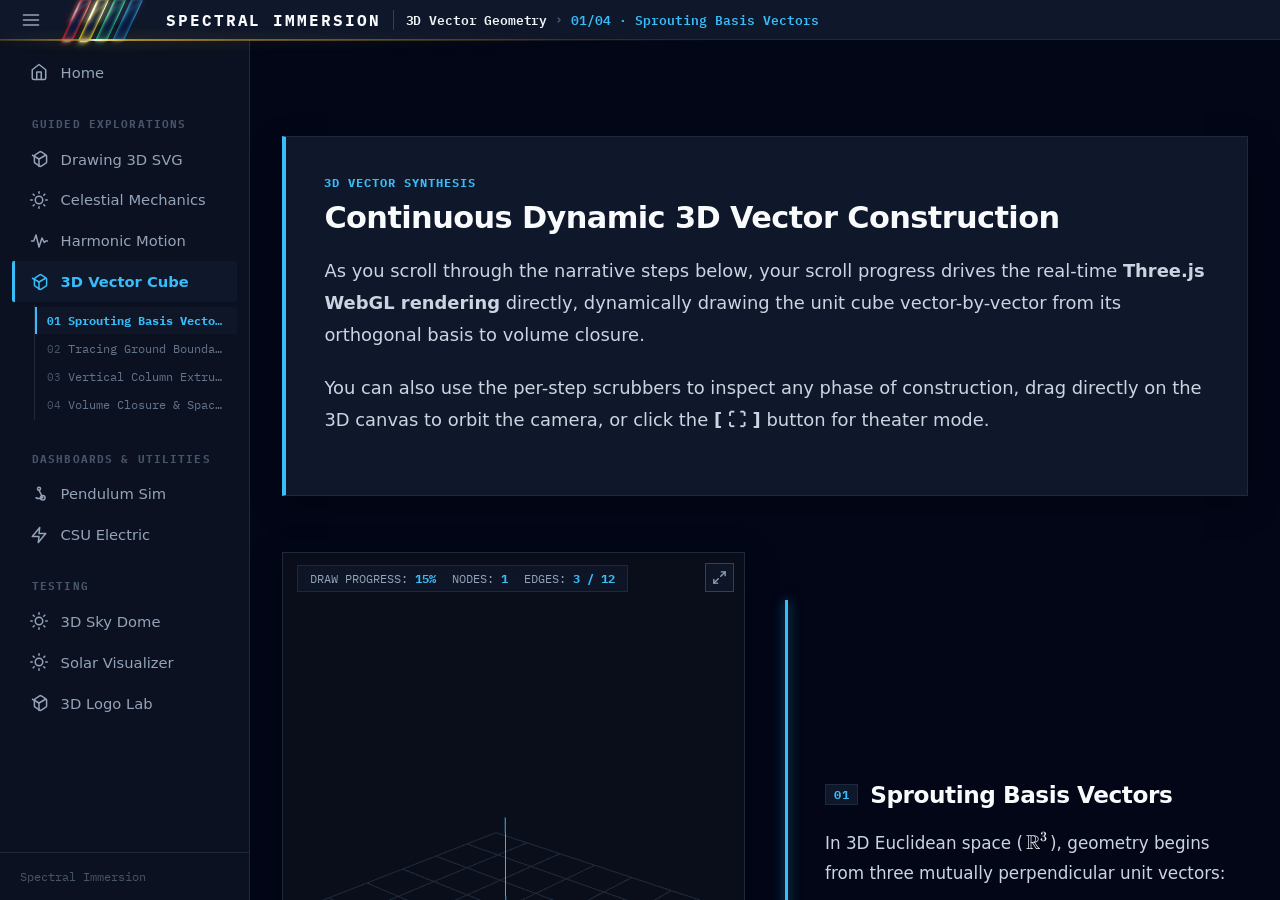
<file: cube/index.html>
<!DOCTYPE html><html lang="en" data-astro-cid-37fxchfa style="--mainPadding: clamp(1rem, 2.5vw, 2.5rem);--mainMaxWidth: none;--bodyOverflow: auto;"> <head><meta charset="utf-8"><link rel="icon" type="image/svg+xml" href="/logo.svg"><link rel="icon" href="/favicon.svg"><meta name="viewport" content="width=device-width, initial-scale=1.0"><meta name="generator" content="Astro v6.4.8"><title>3D Vector Geometry</title><!-- Google Fonts for IBM Plex Mono --><link rel="preconnect" href="https://fonts.googleapis.com"><link rel="preconnect" href="https://fonts.gstatic.com" crossorigin><link href="https://fonts.googleapis.com/css2?family=IBM+Plex+Mono:wght@500;700&display=swap" rel="stylesheet"><link rel="stylesheet" href="/_astro/vendor-katex.DbX94k4-.css"><link rel="stylesheet" href="/_astro/BaseLayout.CigGMXHI.css"><link rel="stylesheet" href="/_astro/EditorialCard.BICFePh9.css"><style>.cad-box-body.svelte-rmoi43{display:flex;flex-direction:column;gap:.6rem}
.cube-canvas-root.svelte-17pamnq{width:100%;height:100%;position:relative;overflow:hidden;background:#090e1a}.telemetry-badge.svelte-17pamnq{position:absolute;top:12px;left:14px;display:flex;align-items:center;gap:1rem;background:#0f172ad9;border:1px solid #1e293b;padding:5px 12px;font-family:IBM Plex Mono,monospace;font-size:.72rem;color:#94a3b8;backdrop-filter:blur(4px);z-index:10;pointer-events:none}.telemetry-badge.svelte-17pamnq strong:where(.svelte-17pamnq){color:#38bdf8;font-variant-numeric:tabular-nums}.canvas-controls.svelte-17pamnq{position:absolute;bottom:12px;left:14px;display:flex;align-items:center;gap:.75rem;z-index:10}.icon-btn.svelte-17pamnq{background:#0f172ad9;border:1px solid #334155;color:#94a3b8;font-family:IBM Plex Mono,monospace;font-size:.72rem;font-weight:600;padding:4px 10px;cursor:pointer;display:flex;align-items:center;gap:5px;transition:all .15s ease;backdrop-filter:blur(4px)}.icon-btn.svelte-17pamnq:hover{color:#f8fafc;background:#1e293b;border-color:#38bdf8}.hint-text.svelte-17pamnq{font-family:IBM Plex Mono,monospace;font-size:.7rem;color:#64748b}.vector-cube-scrolly-root.svelte-10ldz3s{width:100%}.canvas-wrapper.svelte-10ldz3s{flex:1;min-height:0;width:100%;height:100%;position:relative}
</style><link rel="stylesheet" href="/_astro/Katex.DlzYkNDS.css"></head> <body data-astro-cid-37fxchfa style="--mainPadding: clamp(1rem, 2.5vw, 2.5rem);--mainMaxWidth: none;--bodyOverflow: auto;"> <div id="app-layout" class="app-layout" data-astro-cid-37fxchfa style="--mainPadding: clamp(1rem, 2.5vw, 2.5rem);--mainMaxWidth: none;--bodyOverflow: auto;"> <!-- Pinned Top Bar --> <header class="topbar" data-astro-cid-37fxchfa style="--mainPadding: clamp(1rem, 2.5vw, 2.5rem);--mainMaxWidth: none;--bodyOverflow: auto;"> <div class="topbar-left" data-astro-cid-37fxchfa style="--mainPadding: clamp(1rem, 2.5vw, 2.5rem);--mainMaxWidth: none;--bodyOverflow: auto;"> <button id="nav-toggle" class="nav-toggle-btn" aria-label="Toggle navigation menu" aria-expanded="true" data-astro-cid-37fxchfa style="--mainPadding: clamp(1rem, 2.5vw, 2.5rem);--mainMaxWidth: none;--bodyOverflow: auto;"> <svg width="20" height="20" viewBox="0 0 24 24" fill="none" stroke="currentColor" stroke-width="2" stroke-linecap="round" stroke-linejoin="round" data-astro-cid-37fxchfa style="--mainPadding: clamp(1rem, 2.5vw, 2.5rem);--mainMaxWidth: none;--bodyOverflow: auto;"> <line x1="3" y1="6" x2="21" y2="6" data-astro-cid-37fxchfa style="--mainPadding: clamp(1rem, 2.5vw, 2.5rem);--mainMaxWidth: none;--bodyOverflow: auto;"></line> <line x1="3" y1="12" x2="21" y2="12" data-astro-cid-37fxchfa style="--mainPadding: clamp(1rem, 2.5vw, 2.5rem);--mainMaxWidth: none;--bodyOverflow: auto;"></line> <line x1="3" y1="18" x2="21" y2="18" data-astro-cid-37fxchfa style="--mainPadding: clamp(1rem, 2.5vw, 2.5rem);--mainMaxWidth: none;--bodyOverflow: auto;"></line> </svg> </button> <style>astro-island,astro-slot,astro-static-slot{display:contents}</style><script>(()=>{var e=async t=>{await(await t())()};(self.Astro||(self.Astro={})).load=e;window.dispatchEvent(new Event("astro:load"));})();</script><script>(()=>{var g=Object.defineProperty;var w=(c,s,d)=>s in c?g(c,s,{enumerable:!0,configurable:!0,writable:!0,value:d}):c[s]=d;var l=(c,s,d)=>w(c,typeof s!="symbol"?s+"":s,d);var E=new Set(["__proto__","constructor","prototype"]);{let c={0:t=>y(t),1:t=>d(t),2:t=>new RegExp(t),3:t=>new Date(t),4:t=>new Map(d(t)),5:t=>new Set(d(t)),6:t=>BigInt(t),7:t=>new URL(t),8:t=>new Uint8Array(t),9:t=>new Uint16Array(t),10:t=>new Uint32Array(t),11:t=>Number.POSITIVE_INFINITY*t},s=t=>{let[p,e]=t;return p in c?c[p](e):void 0},d=t=>t.map(s),y=t=>typeof t!="object"||t===null?t:Object.fromEntries(Object.entries(t).map(([p,e])=>[p,s(e)]));class f extends HTMLElement{constructor(){super(...arguments);l(this,"Component");l(this,"hydrator");l(this,"hydrate",async()=>{var b;if(!this.hydrator||!this.isConnected)return;let e=(b=this.parentElement)==null?void 0:b.closest("astro-island[ssr]");if(e){e.addEventListener("astro:hydrate",this.hydrate,{once:!0});return}let n=this.querySelectorAll("astro-slot"),r={},i=this.querySelectorAll("template[data-astro-template]");for(let o of i){let a=o.closest(this.tagName);a!=null&&a.isSameNode(this)&&(r[o.getAttribute("data-astro-template")||"default"]=o.innerHTML,o.remove())}for(let o of n){let a=o.closest(this.tagName);a!=null&&a.isSameNode(this)&&(r[o.getAttribute("name")||"default"]=o.innerHTML)}let u;try{u=this.hasAttribute("props")?y(JSON.parse(this.getAttribute("props"))):{}}catch(o){let a=this.getAttribute("component-url")||"<unknown>",v=this.getAttribute("component-export");throw v&&(a+=` (export ${v})`),console.error(`[hydrate] Error parsing props for component ${a}`,this.getAttribute("props"),o),o}let h;await this.hydrator(this)(this.Component,u,r,{client:this.getAttribute("client")}),this.removeAttribute("ssr"),this.dispatchEvent(new CustomEvent("astro:hydrate"))});l(this,"unmount",()=>{this.isConnected||this.dispatchEvent(new CustomEvent("astro:unmount"))})}disconnectedCallback(){document.removeEventListener("astro:after-swap",this.unmount),document.addEventListener("astro:after-swap",this.unmount,{once:!0})}connectedCallback(){if(!this.hasAttribute("await-children")||document.readyState==="interactive"||document.readyState==="complete")this.childrenConnectedCallback();else{let e=()=>{document.removeEventListener("DOMContentLoaded",e),n.disconnect(),this.childrenConnectedCallback()},n=new MutationObserver(()=>{var r;((r=this.lastChild)==null?void 0:r.nodeType)===Node.COMMENT_NODE&&this.lastChild.nodeValue==="astro:end"&&(this.lastChild.remove(),e())});n.observe(this,{childList:!0}),document.addEventListener("DOMContentLoaded",e)}}async childrenConnectedCallback(){let e=this.getAttribute("before-hydration-url");e&&await import(e),this.start()}getRetryImportUrl(e){let n=new URL(e,document.baseURI),r=`astro-retry=${Date.now()}`,i=n.hash.replace(/^#/,"");return n.hash=i?`${i}&${r}`:r,n.toString()}async importWithRetry(e){try{return await import(e)}catch(n){return await new Promise(r=>setTimeout(r,1e3)),import(this.getRetryImportUrl(e))}}handleHydrationError(e){let n=this.getAttribute("component-url"),r=new CustomEvent("astro:hydration-error",{cancelable:!0,bubbles:!0,composed:!0,detail:{error:e,componentUrl:n}});this.dispatchEvent(r)&&console.error(`[astro-island] Error hydrating ${n}`,e)}async start(){let e=JSON.parse(this.getAttribute("opts")),n=this.getAttribute("client");if(Astro[n]===void 0){window.addEventListener(`astro:${n}`,()=>this.start(),{once:!0});return}try{await Astro[n](async()=>{let r=this.getAttribute("renderer-url");try{let[i,{default:u}]=await Promise.all([this.importWithRetry(this.getAttribute("component-url")),r?this.importWithRetry(r):Promise.resolve({default:()=>()=>{}})]),h=this.getAttribute("component-export")||"default";if(h.includes(".")){this.Component=i;for(let m of h.split(".")){if(E.has(m)||!this.Component||typeof this.Component!="object"&&typeof this.Component!="function"||!Object.hasOwn(this.Component,m))throw new Error(`Invalid component export path: ${h}`);this.Component=this.Component[m]}}else{if(E.has(h))throw new Error(`Invalid component export path: ${h}`);this.Component=i[h]}return this.hydrator=u,this.hydrate}catch(i){return this.handleHydrationError(i),()=>{}}},e,this)}catch(r){this.handleHydrationError(r)}}attributeChangedCallback(){this.hydrate()}}l(f,"observedAttributes",["props"]),customElements.get("astro-island")||customElements.define("astro-island",f)}})();</script><astro-island uid="gemQ" component-url="/_astro/HeaderGlassLogo.BvBxbHWB.js" component-export="default" renderer-url="/_astro/client.svelte.CqfarIwW.js" props="{&quot;data-astro-cid-37fxchfa&quot;:[0,true]}" ssr client="load" opts="{&quot;name&quot;:&quot;HeaderGlassLogo&quot;,&quot;value&quot;:true}" await-children><!--[--><div class="header-glass-brand-root svelte-1ci3ikk" style=" --overhang: 0px; --pillar-w: 10px; --pillar-gap: 5px; --slant: -25deg; --tint: 0; --edge-power: 0.6; "><a href="/" class="brand-link svelte-1ci3ikk" aria-label="Spectral Immersion Home"><div class="contiguous-pillars-wrap svelte-1ci3ikk"><!--[--><div class="edgelit-slab svelte-1ci3ikk" style="
				--c-hex: #ff0200;
				--c-rgb: 255, 2, 0;
				--c-bright: #ffa1a0;
				--c-core: #ff3330;
				--glint-y: 29.2%;
				--hotspot-alpha: 0.769;
				--left-lit: 0.756;
				--right-lit: 0.756;
				--bottom-lit: 0.769;
				--act: 0.661;
			"><span class="bevel-glint-left svelte-1ci3ikk"></span> <span class="bevel-glint-right svelte-1ci3ikk"></span> <span class="bevel-glint-bottom svelte-1ci3ikk"></span></div><div class="edgelit-slab svelte-1ci3ikk" style="
				--c-hex: #f7d404;
				--c-rgb: 247, 212, 4;
				--c-bright: #fff8b3;
				--c-core: #ffe247;
				--glint-y: 29.2%;
				--hotspot-alpha: 0.986;
				--left-lit: 0.985;
				--right-lit: 0.985;
				--bottom-lit: 0.986;
				--act: 0.979;
			"><span class="bevel-glint-left svelte-1ci3ikk"></span> <span class="bevel-glint-right svelte-1ci3ikk"></span> <span class="bevel-glint-bottom svelte-1ci3ikk"></span></div><div class="edgelit-slab svelte-1ci3ikk" style="
				--c-hex: #00fe96;
				--c-rgb: 0, 254, 150;
				--c-bright: #b8ffdf;
				--c-core: #42ffb5;
				--glint-y: 29.2%;
				--hotspot-alpha: 0.573;
				--left-lit: 0.548;
				--right-lit: 0.548;
				--bottom-lit: 0.573;
				--act: 0.373;
			"><span class="bevel-glint-left svelte-1ci3ikk"></span> <span class="bevel-glint-right svelte-1ci3ikk"></span> <span class="bevel-glint-bottom svelte-1ci3ikk"></span></div><div class="edgelit-slab svelte-1ci3ikk" style="
				--c-hex: #00a5ff;
				--c-rgb: 0, 165, 255;
				--c-bright: #bae5ff;
				--c-core: #47c0ff;
				--glint-y: 29.2%;
				--hotspot-alpha: 0.415;
				--left-lit: 0.381;
				--right-lit: 0.381;
				--bottom-lit: 0.415;
				--act: 0.140;
			"><span class="bevel-glint-left svelte-1ci3ikk"></span> <span class="bevel-glint-right svelte-1ci3ikk"></span> <span class="bevel-glint-bottom svelte-1ci3ikk"></span></div><!--]--></div> <span class="brand-name svelte-1ci3ikk">Spectral Immersion</span></a> <div class="header-waveguide-border svelte-1ci3ikk" style="
			--border-glow-opacity: 0.886;
			--border-grad: linear-gradient(90deg,
				rgba(191, 152, 44, 0.27) 0px,
				rgba(191, 152, 44, 0.54) 48px,
				rgba(191, 152, 44, 0.80) 85px,
				#ffffff 95px,
				rgb(255, 242, 134) 103px,
				rgb(191, 152, 44) 130px,
				rgba(191, 152, 44, 0.64) 237px,
				rgba(191, 152, 44, 0.34) 406px,
				rgba(191, 152, 44, 0.12) 561px,
				transparent 742px,
				transparent 100%
			);
			--border-filter: drop-shadow(0 0 7px rgba(191, 152, 44, 0.73));
		"></div></div><!--]--><!--astro:end--></astro-island> <div class="topbar-divider" aria-hidden="true" data-astro-cid-37fxchfa style="--mainPadding: clamp(1rem, 2.5vw, 2.5rem);--mainMaxWidth: none;--bodyOverflow: auto;"></div> <div class="topbar-breadcrumbs" data-astro-cid-37fxchfa style="--mainPadding: clamp(1rem, 2.5vw, 2.5rem);--mainMaxWidth: none;--bodyOverflow: auto;"> <span class="breadcrumb-page" data-astro-cid-37fxchfa style="--mainPadding: clamp(1rem, 2.5vw, 2.5rem);--mainMaxWidth: none;--bodyOverflow: auto;">3D Vector Geometry</span> <span id="breadcrumb-sep" class="breadcrumb-sep" hidden data-astro-cid-37fxchfa style="--mainPadding: clamp(1rem, 2.5vw, 2.5rem);--mainMaxWidth: none;--bodyOverflow: auto;">›</span> <span id="breadcrumb-section" class="breadcrumb-section" hidden data-astro-cid-37fxchfa style="--mainPadding: clamp(1rem, 2.5vw, 2.5rem);--mainMaxWidth: none;--bodyOverflow: auto;"></span> </div> </div> </header> <!-- App Body (Sidebar + Scrollable Main Content) --> <div class="app-container" data-astro-cid-37fxchfa style="--mainPadding: clamp(1rem, 2.5vw, 2.5rem);--mainMaxWidth: none;--bodyOverflow: auto;"> <!-- Backdrop overlay for mobile drawer --> <div id="nav-backdrop" class="nav-backdrop" aria-hidden="true" data-astro-cid-37fxchfa style="--mainPadding: clamp(1rem, 2.5vw, 2.5rem);--mainMaxWidth: none;--bodyOverflow: auto;"></div> <!-- Navigation Sidebar / Overlay Drawer --> <aside id="nav-sidebar" class="nav-sidebar" aria-label="Main Navigation" data-astro-cid-37fxchfa style="--mainPadding: clamp(1rem, 2.5vw, 2.5rem);--mainMaxWidth: none;--bodyOverflow: auto;"> <div class="drawer-header" data-astro-cid-37fxchfa style="--mainPadding: clamp(1rem, 2.5vw, 2.5rem);--mainMaxWidth: none;--bodyOverflow: auto;"> <div class="brand" data-astro-cid-37fxchfa style="--mainPadding: clamp(1rem, 2.5vw, 2.5rem);--mainMaxWidth: none;--bodyOverflow: auto;"> <div class="logo-container" data-astro-cid-37fxchfa style="--mainPadding: clamp(1rem, 2.5vw, 2.5rem);--mainMaxWidth: none;--bodyOverflow: auto;"> <img src="/logo.svg" alt="Spectral Immersion Logo" style="width: 100%; height: 100%; object-fit: contain;; --mainPadding: clamp(1rem, 2.5vw, 2.5rem);--mainMaxWidth: none;--bodyOverflow: auto;" data-astro-cid-37fxchfa> </div> <span class="brand-name" data-astro-cid-37fxchfa style="--mainPadding: clamp(1rem, 2.5vw, 2.5rem);--mainMaxWidth: none;--bodyOverflow: auto;">Spectral Immersion</span> </div> <button id="drawer-close" class="drawer-close-btn" aria-label="Close menu" data-astro-cid-37fxchfa style="--mainPadding: clamp(1rem, 2.5vw, 2.5rem);--mainMaxWidth: none;--bodyOverflow: auto;"> <svg width="20" height="20" viewBox="0 0 24 24" fill="none" stroke="currentColor" stroke-width="2" stroke-linecap="round" stroke-linejoin="round" data-astro-cid-37fxchfa style="--mainPadding: clamp(1rem, 2.5vw, 2.5rem);--mainMaxWidth: none;--bodyOverflow: auto;"> <line x1="18" y1="6" x2="6" y2="18" data-astro-cid-37fxchfa style="--mainPadding: clamp(1rem, 2.5vw, 2.5rem);--mainMaxWidth: none;--bodyOverflow: auto;"></line> <line x1="6" y1="6" x2="18" y2="18" data-astro-cid-37fxchfa style="--mainPadding: clamp(1rem, 2.5vw, 2.5rem);--mainMaxWidth: none;--bodyOverflow: auto;"></line> </svg> </button> </div> <nav class="sidebar-nav" style="padding-top: 0.75rem;; --mainPadding: clamp(1rem, 2.5vw, 2.5rem);--mainMaxWidth: none;--bodyOverflow: auto;" data-astro-cid-37fxchfa> <div class="sidebar-group" data-astro-cid-37fxchfa style="--mainPadding: clamp(1rem, 2.5vw, 2.5rem);--mainMaxWidth: none;--bodyOverflow: auto;">  <div class="nav-item-group" data-astro-cid-37fxchfa style="--mainPadding: clamp(1rem, 2.5vw, 2.5rem);--mainMaxWidth: none;--bodyOverflow: auto;"> <a href="/" class="nav-item-link" data-astro-cid-37fxchfa style="--mainPadding: clamp(1rem, 2.5vw, 2.5rem);--mainMaxWidth: none;--bodyOverflow: auto;"> <span class="nav-item-icon" data-astro-cid-37fxchfa style="--mainPadding: clamp(1rem, 2.5vw, 2.5rem);--mainMaxWidth: none;--bodyOverflow: auto;"> <svg width="18" height="18" viewBox="0 0 24 24" fill="none" stroke="currentColor" stroke-width="2" stroke-linecap="round" stroke-linejoin="round" data-astro-cid-37fxchfa style="--mainPadding: clamp(1rem, 2.5vw, 2.5rem);--mainMaxWidth: none;--bodyOverflow: auto;"> <path d="M3 9l9-7 9 7v11a2 2 0 0 1-2 2H5a2 2 0 0 1-2-2z" data-astro-cid-37fxchfa style="--mainPadding: clamp(1rem, 2.5vw, 2.5rem);--mainMaxWidth: none;--bodyOverflow: auto;"></path> <polyline points="9 22 9 12 15 12 15 22" data-astro-cid-37fxchfa style="--mainPadding: clamp(1rem, 2.5vw, 2.5rem);--mainMaxWidth: none;--bodyOverflow: auto;"></polyline> </svg>      </span> <span data-astro-cid-37fxchfa style="--mainPadding: clamp(1rem, 2.5vw, 2.5rem);--mainMaxWidth: none;--bodyOverflow: auto;">Home</span> </a>  </div> </div><div class="sidebar-group" data-astro-cid-37fxchfa style="--mainPadding: clamp(1rem, 2.5vw, 2.5rem);--mainMaxWidth: none;--bodyOverflow: auto;"> <div class="sidebar-section-title" data-astro-cid-37fxchfa style="--mainPadding: clamp(1rem, 2.5vw, 2.5rem);--mainMaxWidth: none;--bodyOverflow: auto;">Guided Explorations</div> <div class="nav-item-group" data-astro-cid-37fxchfa style="--mainPadding: clamp(1rem, 2.5vw, 2.5rem);--mainMaxWidth: none;--bodyOverflow: auto;"> <a href="/svg3d" class="nav-item-link" data-astro-cid-37fxchfa style="--mainPadding: clamp(1rem, 2.5vw, 2.5rem);--mainMaxWidth: none;--bodyOverflow: auto;"> <span class="nav-item-icon" data-astro-cid-37fxchfa style="--mainPadding: clamp(1rem, 2.5vw, 2.5rem);--mainMaxWidth: none;--bodyOverflow: auto;">   <svg width="18" height="18" viewBox="0 0 24 24" fill="none" stroke="currentColor" stroke-width="2" stroke-linecap="round" stroke-linejoin="round" data-astro-cid-37fxchfa style="--mainPadding: clamp(1rem, 2.5vw, 2.5rem);--mainMaxWidth: none;--bodyOverflow: auto;"> <path d="m21.12 6.4-6-3.87a2 2 0 0 0-2.24 0l-6 3.87a2 2 0 0 0-1 1.74v7.72a2 2 0 0 0 1 1.74l6 3.87a2 2 0 0 0 2.24 0l6-3.87a2 2 0 0 0 1-1.74V8.14a2 2 0 0 0-1-1.74Z" data-astro-cid-37fxchfa style="--mainPadding: clamp(1rem, 2.5vw, 2.5rem);--mainMaxWidth: none;--bodyOverflow: auto;"></path> <path d="m3.3 7 8.7 5 8.7-5" data-astro-cid-37fxchfa style="--mainPadding: clamp(1rem, 2.5vw, 2.5rem);--mainMaxWidth: none;--bodyOverflow: auto;"></path> <path d="M12 22V12" data-astro-cid-37fxchfa style="--mainPadding: clamp(1rem, 2.5vw, 2.5rem);--mainMaxWidth: none;--bodyOverflow: auto;"></path> </svg>    </span> <span data-astro-cid-37fxchfa style="--mainPadding: clamp(1rem, 2.5vw, 2.5rem);--mainMaxWidth: none;--bodyOverflow: auto;">Drawing 3D SVG</span> </a>  </div><div class="nav-item-group" data-astro-cid-37fxchfa style="--mainPadding: clamp(1rem, 2.5vw, 2.5rem);--mainMaxWidth: none;--bodyOverflow: auto;"> <a href="/solar-scrolly" class="nav-item-link" data-astro-cid-37fxchfa style="--mainPadding: clamp(1rem, 2.5vw, 2.5rem);--mainMaxWidth: none;--bodyOverflow: auto;"> <span class="nav-item-icon" data-astro-cid-37fxchfa style="--mainPadding: clamp(1rem, 2.5vw, 2.5rem);--mainMaxWidth: none;--bodyOverflow: auto;">  <svg width="18" height="18" viewBox="0 0 24 24" fill="none" stroke="currentColor" stroke-width="2" stroke-linecap="round" stroke-linejoin="round" data-astro-cid-37fxchfa style="--mainPadding: clamp(1rem, 2.5vw, 2.5rem);--mainMaxWidth: none;--bodyOverflow: auto;"> <circle cx="12" cy="12" r="5" data-astro-cid-37fxchfa style="--mainPadding: clamp(1rem, 2.5vw, 2.5rem);--mainMaxWidth: none;--bodyOverflow: auto;"></circle> <line x1="12" y1="1" x2="12" y2="3" data-astro-cid-37fxchfa style="--mainPadding: clamp(1rem, 2.5vw, 2.5rem);--mainMaxWidth: none;--bodyOverflow: auto;"></line> <line x1="12" y1="21" x2="12" y2="23" data-astro-cid-37fxchfa style="--mainPadding: clamp(1rem, 2.5vw, 2.5rem);--mainMaxWidth: none;--bodyOverflow: auto;"></line> <line x1="4.22" y1="4.22" x2="5.64" y2="5.64" data-astro-cid-37fxchfa style="--mainPadding: clamp(1rem, 2.5vw, 2.5rem);--mainMaxWidth: none;--bodyOverflow: auto;"></line> <line x1="18.36" y1="18.36" x2="19.78" y2="19.78" data-astro-cid-37fxchfa style="--mainPadding: clamp(1rem, 2.5vw, 2.5rem);--mainMaxWidth: none;--bodyOverflow: auto;"></line> <line x1="1" y1="12" x2="3" y2="12" data-astro-cid-37fxchfa style="--mainPadding: clamp(1rem, 2.5vw, 2.5rem);--mainMaxWidth: none;--bodyOverflow: auto;"></line> <line x1="21" y1="12" x2="23" y2="12" data-astro-cid-37fxchfa style="--mainPadding: clamp(1rem, 2.5vw, 2.5rem);--mainMaxWidth: none;--bodyOverflow: auto;"></line> <line x1="4.22" y1="19.78" x2="5.64" y2="18.36" data-astro-cid-37fxchfa style="--mainPadding: clamp(1rem, 2.5vw, 2.5rem);--mainMaxWidth: none;--bodyOverflow: auto;"></line> <line x1="18.36" y1="5.64" x2="19.78" y2="4.22" data-astro-cid-37fxchfa style="--mainPadding: clamp(1rem, 2.5vw, 2.5rem);--mainMaxWidth: none;--bodyOverflow: auto;"></line> </svg>     </span> <span data-astro-cid-37fxchfa style="--mainPadding: clamp(1rem, 2.5vw, 2.5rem);--mainMaxWidth: none;--bodyOverflow: auto;">Celestial Mechanics</span> </a>  </div><div class="nav-item-group" data-astro-cid-37fxchfa style="--mainPadding: clamp(1rem, 2.5vw, 2.5rem);--mainMaxWidth: none;--bodyOverflow: auto;"> <a href="/harmonic-motion" class="nav-item-link" data-astro-cid-37fxchfa style="--mainPadding: clamp(1rem, 2.5vw, 2.5rem);--mainMaxWidth: none;--bodyOverflow: auto;"> <span class="nav-item-icon" data-astro-cid-37fxchfa style="--mainPadding: clamp(1rem, 2.5vw, 2.5rem);--mainMaxWidth: none;--bodyOverflow: auto;">    <svg width="18" height="18" viewBox="0 0 24 24" fill="none" stroke="currentColor" stroke-width="2" stroke-linecap="round" stroke-linejoin="round" data-astro-cid-37fxchfa style="--mainPadding: clamp(1rem, 2.5vw, 2.5rem);--mainMaxWidth: none;--bodyOverflow: auto;"> <path d="M2 12h3l3-8 4 16 4-12 3 6 2-2h3" data-astro-cid-37fxchfa style="--mainPadding: clamp(1rem, 2.5vw, 2.5rem);--mainMaxWidth: none;--bodyOverflow: auto;"></path> </svg>   </span> <span data-astro-cid-37fxchfa style="--mainPadding: clamp(1rem, 2.5vw, 2.5rem);--mainMaxWidth: none;--bodyOverflow: auto;">Harmonic Motion</span> </a>  </div><div class="nav-item-group" data-astro-cid-37fxchfa style="--mainPadding: clamp(1rem, 2.5vw, 2.5rem);--mainMaxWidth: none;--bodyOverflow: auto;"> <a href="/cube" class="nav-item-link active" data-astro-cid-37fxchfa style="--mainPadding: clamp(1rem, 2.5vw, 2.5rem);--mainMaxWidth: none;--bodyOverflow: auto;"> <span class="nav-item-icon" data-astro-cid-37fxchfa style="--mainPadding: clamp(1rem, 2.5vw, 2.5rem);--mainMaxWidth: none;--bodyOverflow: auto;">   <svg width="18" height="18" viewBox="0 0 24 24" fill="none" stroke="currentColor" stroke-width="2" stroke-linecap="round" stroke-linejoin="round" data-astro-cid-37fxchfa style="--mainPadding: clamp(1rem, 2.5vw, 2.5rem);--mainMaxWidth: none;--bodyOverflow: auto;"> <path d="m21.12 6.4-6-3.87a2 2 0 0 0-2.24 0l-6 3.87a2 2 0 0 0-1 1.74v7.72a2 2 0 0 0 1 1.74l6 3.87a2 2 0 0 0 2.24 0l6-3.87a2 2 0 0 0 1-1.74V8.14a2 2 0 0 0-1-1.74Z" data-astro-cid-37fxchfa style="--mainPadding: clamp(1rem, 2.5vw, 2.5rem);--mainMaxWidth: none;--bodyOverflow: auto;"></path> <path d="m3.3 7 8.7 5 8.7-5" data-astro-cid-37fxchfa style="--mainPadding: clamp(1rem, 2.5vw, 2.5rem);--mainMaxWidth: none;--bodyOverflow: auto;"></path> <path d="M12 22V12" data-astro-cid-37fxchfa style="--mainPadding: clamp(1rem, 2.5vw, 2.5rem);--mainMaxWidth: none;--bodyOverflow: auto;"></path> </svg>    </span> <span data-astro-cid-37fxchfa style="--mainPadding: clamp(1rem, 2.5vw, 2.5rem);--mainMaxWidth: none;--bodyOverflow: auto;">3D Vector Cube</span> </a> <ul id="active-page-subnav" class="nav-sublist" aria-label="3D Vector Cube sections" data-astro-cid-37fxchfa style="--mainPadding: clamp(1rem, 2.5vw, 2.5rem);--mainMaxWidth: none;--bodyOverflow: auto;"></ul> </div> </div><div class="sidebar-group" data-astro-cid-37fxchfa style="--mainPadding: clamp(1rem, 2.5vw, 2.5rem);--mainMaxWidth: none;--bodyOverflow: auto;"> <div class="sidebar-section-title" data-astro-cid-37fxchfa style="--mainPadding: clamp(1rem, 2.5vw, 2.5rem);--mainMaxWidth: none;--bodyOverflow: auto;">Dashboards &amp; Utilities</div> <div class="nav-item-group" data-astro-cid-37fxchfa style="--mainPadding: clamp(1rem, 2.5vw, 2.5rem);--mainMaxWidth: none;--bodyOverflow: auto;"> <a href="/pendulum" class="nav-item-link" data-astro-cid-37fxchfa style="--mainPadding: clamp(1rem, 2.5vw, 2.5rem);--mainMaxWidth: none;--bodyOverflow: auto;"> <span class="nav-item-icon" data-astro-cid-37fxchfa style="--mainPadding: clamp(1rem, 2.5vw, 2.5rem);--mainMaxWidth: none;--bodyOverflow: auto;">     <svg width="18" height="18" viewBox="0 0 24 24" fill="none" stroke="currentColor" stroke-width="2" stroke-linecap="round" stroke-linejoin="round" data-astro-cid-37fxchfa style="--mainPadding: clamp(1rem, 2.5vw, 2.5rem);--mainMaxWidth: none;--bodyOverflow: auto;"> <circle cx="12" cy="5" r="2" data-astro-cid-37fxchfa style="--mainPadding: clamp(1rem, 2.5vw, 2.5rem);--mainMaxWidth: none;--bodyOverflow: auto;"></circle> <line x1="12" y1="7" x2="17" y2="17" data-astro-cid-37fxchfa style="--mainPadding: clamp(1rem, 2.5vw, 2.5rem);--mainMaxWidth: none;--bodyOverflow: auto;"></line> <circle cx="17" cy="17" r="3" data-astro-cid-37fxchfa style="--mainPadding: clamp(1rem, 2.5vw, 2.5rem);--mainMaxWidth: none;--bodyOverflow: auto;"></circle> <path d="M8 17a8 8 0 0 0 8 0" data-astro-cid-37fxchfa style="--mainPadding: clamp(1rem, 2.5vw, 2.5rem);--mainMaxWidth: none;--bodyOverflow: auto;"></path> </svg>  </span> <span data-astro-cid-37fxchfa style="--mainPadding: clamp(1rem, 2.5vw, 2.5rem);--mainMaxWidth: none;--bodyOverflow: auto;">Pendulum Sim</span> </a>  </div><div class="nav-item-group" data-astro-cid-37fxchfa style="--mainPadding: clamp(1rem, 2.5vw, 2.5rem);--mainMaxWidth: none;--bodyOverflow: auto;"> <a href="/csu" class="nav-item-link" data-astro-cid-37fxchfa style="--mainPadding: clamp(1rem, 2.5vw, 2.5rem);--mainMaxWidth: none;--bodyOverflow: auto;"> <span class="nav-item-icon" data-astro-cid-37fxchfa style="--mainPadding: clamp(1rem, 2.5vw, 2.5rem);--mainMaxWidth: none;--bodyOverflow: auto;">      <svg width="18" height="18" viewBox="0 0 24 24" fill="none" stroke="currentColor" stroke-width="2" stroke-linecap="round" stroke-linejoin="round" data-astro-cid-37fxchfa style="--mainPadding: clamp(1rem, 2.5vw, 2.5rem);--mainMaxWidth: none;--bodyOverflow: auto;"> <polygon points="13 2 3 14 12 14 11 22 21 10 12 10 13 2" data-astro-cid-37fxchfa style="--mainPadding: clamp(1rem, 2.5vw, 2.5rem);--mainMaxWidth: none;--bodyOverflow: auto;"></polygon> </svg> </span> <span data-astro-cid-37fxchfa style="--mainPadding: clamp(1rem, 2.5vw, 2.5rem);--mainMaxWidth: none;--bodyOverflow: auto;">CSU Electric</span> </a>  </div> </div><div class="sidebar-group" data-astro-cid-37fxchfa style="--mainPadding: clamp(1rem, 2.5vw, 2.5rem);--mainMaxWidth: none;--bodyOverflow: auto;"> <div class="sidebar-section-title" data-astro-cid-37fxchfa style="--mainPadding: clamp(1rem, 2.5vw, 2.5rem);--mainMaxWidth: none;--bodyOverflow: auto;">Testing</div> <div class="nav-item-group" data-astro-cid-37fxchfa style="--mainPadding: clamp(1rem, 2.5vw, 2.5rem);--mainMaxWidth: none;--bodyOverflow: auto;"> <a href="/sky-dome" class="nav-item-link" data-astro-cid-37fxchfa style="--mainPadding: clamp(1rem, 2.5vw, 2.5rem);--mainMaxWidth: none;--bodyOverflow: auto;"> <span class="nav-item-icon" data-astro-cid-37fxchfa style="--mainPadding: clamp(1rem, 2.5vw, 2.5rem);--mainMaxWidth: none;--bodyOverflow: auto;">  <svg width="18" height="18" viewBox="0 0 24 24" fill="none" stroke="currentColor" stroke-width="2" stroke-linecap="round" stroke-linejoin="round" data-astro-cid-37fxchfa style="--mainPadding: clamp(1rem, 2.5vw, 2.5rem);--mainMaxWidth: none;--bodyOverflow: auto;"> <circle cx="12" cy="12" r="5" data-astro-cid-37fxchfa style="--mainPadding: clamp(1rem, 2.5vw, 2.5rem);--mainMaxWidth: none;--bodyOverflow: auto;"></circle> <line x1="12" y1="1" x2="12" y2="3" data-astro-cid-37fxchfa style="--mainPadding: clamp(1rem, 2.5vw, 2.5rem);--mainMaxWidth: none;--bodyOverflow: auto;"></line> <line x1="12" y1="21" x2="12" y2="23" data-astro-cid-37fxchfa style="--mainPadding: clamp(1rem, 2.5vw, 2.5rem);--mainMaxWidth: none;--bodyOverflow: auto;"></line> <line x1="4.22" y1="4.22" x2="5.64" y2="5.64" data-astro-cid-37fxchfa style="--mainPadding: clamp(1rem, 2.5vw, 2.5rem);--mainMaxWidth: none;--bodyOverflow: auto;"></line> <line x1="18.36" y1="18.36" x2="19.78" y2="19.78" data-astro-cid-37fxchfa style="--mainPadding: clamp(1rem, 2.5vw, 2.5rem);--mainMaxWidth: none;--bodyOverflow: auto;"></line> <line x1="1" y1="12" x2="3" y2="12" data-astro-cid-37fxchfa style="--mainPadding: clamp(1rem, 2.5vw, 2.5rem);--mainMaxWidth: none;--bodyOverflow: auto;"></line> <line x1="21" y1="12" x2="23" y2="12" data-astro-cid-37fxchfa style="--mainPadding: clamp(1rem, 2.5vw, 2.5rem);--mainMaxWidth: none;--bodyOverflow: auto;"></line> <line x1="4.22" y1="19.78" x2="5.64" y2="18.36" data-astro-cid-37fxchfa style="--mainPadding: clamp(1rem, 2.5vw, 2.5rem);--mainMaxWidth: none;--bodyOverflow: auto;"></line> <line x1="18.36" y1="5.64" x2="19.78" y2="4.22" data-astro-cid-37fxchfa style="--mainPadding: clamp(1rem, 2.5vw, 2.5rem);--mainMaxWidth: none;--bodyOverflow: auto;"></line> </svg>     </span> <span data-astro-cid-37fxchfa style="--mainPadding: clamp(1rem, 2.5vw, 2.5rem);--mainMaxWidth: none;--bodyOverflow: auto;">3D Sky Dome</span> </a>  </div><div class="nav-item-group" data-astro-cid-37fxchfa style="--mainPadding: clamp(1rem, 2.5vw, 2.5rem);--mainMaxWidth: none;--bodyOverflow: auto;"> <a href="/solar" class="nav-item-link" data-astro-cid-37fxchfa style="--mainPadding: clamp(1rem, 2.5vw, 2.5rem);--mainMaxWidth: none;--bodyOverflow: auto;"> <span class="nav-item-icon" data-astro-cid-37fxchfa style="--mainPadding: clamp(1rem, 2.5vw, 2.5rem);--mainMaxWidth: none;--bodyOverflow: auto;">  <svg width="18" height="18" viewBox="0 0 24 24" fill="none" stroke="currentColor" stroke-width="2" stroke-linecap="round" stroke-linejoin="round" data-astro-cid-37fxchfa style="--mainPadding: clamp(1rem, 2.5vw, 2.5rem);--mainMaxWidth: none;--bodyOverflow: auto;"> <circle cx="12" cy="12" r="5" data-astro-cid-37fxchfa style="--mainPadding: clamp(1rem, 2.5vw, 2.5rem);--mainMaxWidth: none;--bodyOverflow: auto;"></circle> <line x1="12" y1="1" x2="12" y2="3" data-astro-cid-37fxchfa style="--mainPadding: clamp(1rem, 2.5vw, 2.5rem);--mainMaxWidth: none;--bodyOverflow: auto;"></line> <line x1="12" y1="21" x2="12" y2="23" data-astro-cid-37fxchfa style="--mainPadding: clamp(1rem, 2.5vw, 2.5rem);--mainMaxWidth: none;--bodyOverflow: auto;"></line> <line x1="4.22" y1="4.22" x2="5.64" y2="5.64" data-astro-cid-37fxchfa style="--mainPadding: clamp(1rem, 2.5vw, 2.5rem);--mainMaxWidth: none;--bodyOverflow: auto;"></line> <line x1="18.36" y1="18.36" x2="19.78" y2="19.78" data-astro-cid-37fxchfa style="--mainPadding: clamp(1rem, 2.5vw, 2.5rem);--mainMaxWidth: none;--bodyOverflow: auto;"></line> <line x1="1" y1="12" x2="3" y2="12" data-astro-cid-37fxchfa style="--mainPadding: clamp(1rem, 2.5vw, 2.5rem);--mainMaxWidth: none;--bodyOverflow: auto;"></line> <line x1="21" y1="12" x2="23" y2="12" data-astro-cid-37fxchfa style="--mainPadding: clamp(1rem, 2.5vw, 2.5rem);--mainMaxWidth: none;--bodyOverflow: auto;"></line> <line x1="4.22" y1="19.78" x2="5.64" y2="18.36" data-astro-cid-37fxchfa style="--mainPadding: clamp(1rem, 2.5vw, 2.5rem);--mainMaxWidth: none;--bodyOverflow: auto;"></line> <line x1="18.36" y1="5.64" x2="19.78" y2="4.22" data-astro-cid-37fxchfa style="--mainPadding: clamp(1rem, 2.5vw, 2.5rem);--mainMaxWidth: none;--bodyOverflow: auto;"></line> </svg>     </span> <span data-astro-cid-37fxchfa style="--mainPadding: clamp(1rem, 2.5vw, 2.5rem);--mainMaxWidth: none;--bodyOverflow: auto;">Solar Visualizer</span> </a>  </div><div class="nav-item-group" data-astro-cid-37fxchfa style="--mainPadding: clamp(1rem, 2.5vw, 2.5rem);--mainMaxWidth: none;--bodyOverflow: auto;"> <a href="/logo-lab" class="nav-item-link" data-astro-cid-37fxchfa style="--mainPadding: clamp(1rem, 2.5vw, 2.5rem);--mainMaxWidth: none;--bodyOverflow: auto;"> <span class="nav-item-icon" data-astro-cid-37fxchfa style="--mainPadding: clamp(1rem, 2.5vw, 2.5rem);--mainMaxWidth: none;--bodyOverflow: auto;">   <svg width="18" height="18" viewBox="0 0 24 24" fill="none" stroke="currentColor" stroke-width="2" stroke-linecap="round" stroke-linejoin="round" data-astro-cid-37fxchfa style="--mainPadding: clamp(1rem, 2.5vw, 2.5rem);--mainMaxWidth: none;--bodyOverflow: auto;"> <path d="m21.12 6.4-6-3.87a2 2 0 0 0-2.24 0l-6 3.87a2 2 0 0 0-1 1.74v7.72a2 2 0 0 0 1 1.74l6 3.87a2 2 0 0 0 2.24 0l6-3.87a2 2 0 0 0 1-1.74V8.14a2 2 0 0 0-1-1.74Z" data-astro-cid-37fxchfa style="--mainPadding: clamp(1rem, 2.5vw, 2.5rem);--mainMaxWidth: none;--bodyOverflow: auto;"></path> <path d="m3.3 7 8.7 5 8.7-5" data-astro-cid-37fxchfa style="--mainPadding: clamp(1rem, 2.5vw, 2.5rem);--mainMaxWidth: none;--bodyOverflow: auto;"></path> <path d="M12 22V12" data-astro-cid-37fxchfa style="--mainPadding: clamp(1rem, 2.5vw, 2.5rem);--mainMaxWidth: none;--bodyOverflow: auto;"></path> </svg>    </span> <span data-astro-cid-37fxchfa style="--mainPadding: clamp(1rem, 2.5vw, 2.5rem);--mainMaxWidth: none;--bodyOverflow: auto;">3D Logo Lab</span> </a>  </div> </div> </nav> <div class="sidebar-footer" data-astro-cid-37fxchfa style="--mainPadding: clamp(1rem, 2.5vw, 2.5rem);--mainMaxWidth: none;--bodyOverflow: auto;"> <span data-astro-cid-37fxchfa style="--mainPadding: clamp(1rem, 2.5vw, 2.5rem);--mainMaxWidth: none;--bodyOverflow: auto;">Spectral Immersion</span> </div> </aside> <!-- Scrollable Main Content --> <div class="main-scroll-area" data-astro-cid-37fxchfa style="--mainPadding: clamp(1rem, 2.5vw, 2.5rem);--mainMaxWidth: none;--bodyOverflow: auto;"> <main data-astro-cid-37fxchfa style="--mainPadding: clamp(1rem, 2.5vw, 2.5rem);--mainMaxWidth: none;--bodyOverflow: auto;"> <div style="width: 100%; padding: 0.5rem 0 2rem; color: #cbd5e1;"><div class="editorial-card" data-astro-cid-mjmkje5m> <div class="editorial-badge" data-astro-cid-mjmkje5m>3D Vector Synthesis</div> <h2 class="editorial-title" data-astro-cid-mjmkje5m>Continuous Dynamic 3D Vector Construction</h2> <div class="editorial-body" data-astro-cid-mjmkje5m> <p><p>As you scroll through the narrative steps below, your scroll progress drives the real-time <strong>Three.js WebGL rendering</strong> directly, dynamically drawing the unit cube vector-by-vector from its orthogonal basis to volume closure.</p></p><p><p>You can also use the per-step scrubbers to inspect any phase of construction, drag directly on the 3D canvas to orbit the camera, or click the <strong>[ ⛶ ]</strong> button for theater mode.</p></p> </div> </div><astro-island uid="1RYPPz" component-url="/_astro/VectorCubePinnedScrolly.BIxzLbol.js" component-export="default" renderer-url="/_astro/client.svelte.CqfarIwW.js" props="{}" ssr client="load" opts="{&quot;name&quot;:&quot;VectorCubePinnedScrolly&quot;,&quot;value&quot;:true}" await-children><!--[--><div class="vector-cube-scrolly-root svelte-10ldz3s"><div class="scrolly-container svelte-ga3igb"><!--[-1--><!--]--> <div class="scrolly-graphic-wrapper svelte-ga3igb"><!--[-1--><!--]--> <div class="scrolly-graphic-card svelte-ga3igb"><button class="theater-btn svelte-ga3igb" title="Fullscreen Theater View" aria-label="Fullscreen Theater View"><!--[-1--><svg width="15" height="15" viewBox="0 0 24 24" fill="none" stroke="currentColor" stroke-width="2.2" stroke-linecap="round" stroke-linejoin="round"><polyline points="15 3 21 3 21 9"></polyline><polyline points="9 21 3 21 3 15"></polyline><line x1="21" y1="3" x2="14" y2="10"></line><line x1="3" y1="21" x2="10" y2="14"></line></svg><!--]--></button> <div class="scrolly-graphic-content svelte-ga3igb"><!--[--><div class="graphic-pane"><div class="canvas-wrapper svelte-10ldz3s"><div class="cube-canvas-root svelte-17pamnq"><div class="telemetry-badge svelte-17pamnq"><span>DRAW PROGRESS: <strong class="svelte-17pamnq">15%</strong></span> <span>NODES: <strong class="svelte-17pamnq">1</strong></span> <span>EDGES: <strong class="svelte-17pamnq">3 / 12</strong></span></div> <div class="canvas-controls svelte-17pamnq"><button class="icon-btn svelte-17pamnq" title="Reset 3D Camera View"><svg width="13" height="13" viewBox="0 0 24 24" fill="none" stroke="currentColor" stroke-width="2.5"><path d="M3 12a9 9 0 1 0 9-9 9.75 9.75 0 0 0-6.74 2.74L3 8"></path><path d="M3 3v5h5"></path></svg> <span>Reset View</span></button> <span class="hint-text svelte-17pamnq">Drag to rotate 3D view</span></div></div><!----></div> <div class="graphic-dock"><div class="dock-presets"><button class="dock-btn"><svg width="13" height="13" viewBox="0 0 24 24" fill="none" stroke="currentColor" stroke-width="2.5"><path d="M3 12a9 9 0 1 0 9-9 9.75 9.75 0 0 0-6.74 2.74L3 8"></path><path d="M3 3v5h5"></path></svg> <span>Reset 3D View</span></button> <button class="dock-btn active">1. Basis</button> <button class="dock-btn">2. Ground</button> <button class="dock-btn">3. Extrude</button> <button class="dock-btn">4. Close</button></div> <span class="dock-readout">Build: 15%</span></div></div><!--]--></div></div></div> <div class="scrolly-steps-wrapper svelte-ga3igb"><!--[--><section class="scrolly-step svelte-sl0zg5" id="cube-phase-0" data-step-id="cube-phase-0" data-section-title="Sprouting Basis Vectors"><div class="active-indicator-bar svelte-sl0zg5" aria-hidden="true"></div> <div class="step-content"><!--[0--><div class="step-header svelte-sl0zg5"><!--[0--><span class="step-index-pill svelte-sl0zg5">01</span><!--]--> <h3 class="step-title svelte-sl0zg5">Sprouting Basis Vectors</h3></div><!--]--> <div class="step-body svelte-sl0zg5"><!--[--><p>In 3D Euclidean space (<!--[0--><span class="katex-inline svelte-czv9yt"><!----><span class="katex"><span class="katex-mathml"><math xmlns="http://www.w3.org/1998/Math/MathML"><semantics><mrow><msup><mi mathvariant="double-struck">R</mi><mn>3</mn></msup></mrow><annotation encoding="application/x-tex">\mathbb{R}^3</annotation></semantics></math></span><span class="katex-html" aria-hidden="true"><span class="base"><span class="strut" style="height:0.8141em;"></span><span class="mord"><span class="mord mathbb">R</span><span class="msupsub"><span class="vlist-t"><span class="vlist-r"><span class="vlist" style="height:0.8141em;"><span style="top:-3.063em;margin-right:0.05em;"><span class="pstrut" style="height:2.7em;"></span><span class="sizing reset-size6 size3 mtight"><span class="mord mtight">3</span></span></span></span></span></span></span></span></span></span></span><!----></span><!--]--><!---->), geometry begins from three mutually perpendicular unit vectors:</p> <!--[-1--><div class="katex-display svelte-czv9yt"><!----><span class="katex-display"><span class="katex"><span class="katex-mathml"><math xmlns="http://www.w3.org/1998/Math/MathML" display="block"><semantics><mrow><mi mathvariant="bold">i</mi><mo>=</mo><mrow><mo fence="true">[</mo><mtable rowspacing="0.16em" columnalign="center" columnspacing="1em"><mtr><mtd><mstyle scriptlevel="0" displaystyle="false"><mn>1</mn></mstyle></mtd></mtr><mtr><mtd><mstyle scriptlevel="0" displaystyle="false"><mn>0</mn></mstyle></mtd></mtr><mtr><mtd><mstyle scriptlevel="0" displaystyle="false"><mn>0</mn></mstyle></mtd></mtr></mtable><mo fence="true">]</mo></mrow><mo separator="true">,</mo><mspace width="1em"/><mi mathvariant="bold">j</mi><mo>=</mo><mrow><mo fence="true">[</mo><mtable rowspacing="0.16em" columnalign="center" columnspacing="1em"><mtr><mtd><mstyle scriptlevel="0" displaystyle="false"><mn>0</mn></mstyle></mtd></mtr><mtr><mtd><mstyle scriptlevel="0" displaystyle="false"><mn>1</mn></mstyle></mtd></mtr><mtr><mtd><mstyle scriptlevel="0" displaystyle="false"><mn>0</mn></mstyle></mtd></mtr></mtable><mo fence="true">]</mo></mrow><mo separator="true">,</mo><mspace width="1em"/><mi mathvariant="bold">k</mi><mo>=</mo><mrow><mo fence="true">[</mo><mtable rowspacing="0.16em" columnalign="center" columnspacing="1em"><mtr><mtd><mstyle scriptlevel="0" displaystyle="false"><mn>0</mn></mstyle></mtd></mtr><mtr><mtd><mstyle scriptlevel="0" displaystyle="false"><mn>0</mn></mstyle></mtd></mtr><mtr><mtd><mstyle scriptlevel="0" displaystyle="false"><mn>1</mn></mstyle></mtd></mtr></mtable><mo fence="true">]</mo></mrow></mrow><annotation encoding="application/x-tex">\mathbf{i} = \begin{bmatrix} 1 \\ 0 \\ 0 \end{bmatrix}, \quad \mathbf{j} = \begin{bmatrix} 0 \\ 1 \\ 0 \end{bmatrix}, \quad \mathbf{k} = \begin{bmatrix} 0 \\ 0 \\ 1 \end{bmatrix}</annotation></semantics></math></span><span class="katex-html" aria-hidden="true"><span class="base"><span class="strut" style="height:0.6944em;"></span><span class="mord mathbf">i</span><span class="mspace" style="margin-right:0.2778em;"></span><span class="mrel">=</span><span class="mspace" style="margin-right:0.2778em;"></span></span><span class="base"><span class="strut" style="height:3.6em;vertical-align:-1.55em;"></span><span class="minner"><span class="mopen"><span class="delimsizing mult"><span class="vlist-t vlist-t2"><span class="vlist-r"><span class="vlist" style="height:2.05em;"><span style="top:-4.05em;"><span class="pstrut" style="height:5.6em;"></span><span style="width:0.667em;height:3.6em;"><svg xmlns="http://www.w3.org/2000/svg" width="0.667em" height="3.6em" viewBox="0 0 667 3600"><path d="M403 1759 V84 H666 V0 H319 V1759 v0 v1759 v84 h347 v-84
H403z M403 1759 V0 H319 V1759 v0 v1759 v84 h84z"/></svg></span></span></span><span class="vlist-s">​</span></span><span class="vlist-r"><span class="vlist" style="height:1.55em;"><span></span></span></span></span></span></span><span class="mord"><span class="mtable"><span class="col-align-c"><span class="vlist-t vlist-t2"><span class="vlist-r"><span class="vlist" style="height:2.05em;"><span style="top:-4.21em;"><span class="pstrut" style="height:3em;"></span><span class="mord"><span class="mord">1</span></span></span><span style="top:-3.01em;"><span class="pstrut" style="height:3em;"></span><span class="mord"><span class="mord">0</span></span></span><span style="top:-1.81em;"><span class="pstrut" style="height:3em;"></span><span class="mord"><span class="mord">0</span></span></span></span><span class="vlist-s">​</span></span><span class="vlist-r"><span class="vlist" style="height:1.55em;"><span></span></span></span></span></span></span></span><span class="mclose"><span class="delimsizing mult"><span class="vlist-t vlist-t2"><span class="vlist-r"><span class="vlist" style="height:2.05em;"><span style="top:-4.05em;"><span class="pstrut" style="height:5.6em;"></span><span style="width:0.667em;height:3.6em;"><svg xmlns="http://www.w3.org/2000/svg" width="0.667em" height="3.6em" viewBox="0 0 667 3600"><path d="M347 1759 V0 H0 V84 H263 V1759 v0 v1759 H0 v84 H347z
M347 1759 V0 H263 V1759 v0 v1759 h84z"/></svg></span></span></span><span class="vlist-s">​</span></span><span class="vlist-r"><span class="vlist" style="height:1.55em;"><span></span></span></span></span></span></span></span><span class="mspace" style="margin-right:0.1667em;"></span><span class="mpunct">,</span><span class="mspace" style="margin-right:1em;"></span><span class="mspace" style="margin-right:0.1667em;"></span><span class="mord mathbf">j</span><span class="mspace" style="margin-right:0.2778em;"></span><span class="mrel">=</span><span class="mspace" style="margin-right:0.2778em;"></span></span><span class="base"><span class="strut" style="height:3.6em;vertical-align:-1.55em;"></span><span class="minner"><span class="mopen"><span class="delimsizing mult"><span class="vlist-t vlist-t2"><span class="vlist-r"><span class="vlist" style="height:2.05em;"><span style="top:-4.05em;"><span class="pstrut" style="height:5.6em;"></span><span style="width:0.667em;height:3.6em;"><svg xmlns="http://www.w3.org/2000/svg" width="0.667em" height="3.6em" viewBox="0 0 667 3600"><path d="M403 1759 V84 H666 V0 H319 V1759 v0 v1759 v84 h347 v-84
H403z M403 1759 V0 H319 V1759 v0 v1759 v84 h84z"/></svg></span></span></span><span class="vlist-s">​</span></span><span class="vlist-r"><span class="vlist" style="height:1.55em;"><span></span></span></span></span></span></span><span class="mord"><span class="mtable"><span class="col-align-c"><span class="vlist-t vlist-t2"><span class="vlist-r"><span class="vlist" style="height:2.05em;"><span style="top:-4.21em;"><span class="pstrut" style="height:3em;"></span><span class="mord"><span class="mord">0</span></span></span><span style="top:-3.01em;"><span class="pstrut" style="height:3em;"></span><span class="mord"><span class="mord">1</span></span></span><span style="top:-1.81em;"><span class="pstrut" style="height:3em;"></span><span class="mord"><span class="mord">0</span></span></span></span><span class="vlist-s">​</span></span><span class="vlist-r"><span class="vlist" style="height:1.55em;"><span></span></span></span></span></span></span></span><span class="mclose"><span class="delimsizing mult"><span class="vlist-t vlist-t2"><span class="vlist-r"><span class="vlist" style="height:2.05em;"><span style="top:-4.05em;"><span class="pstrut" style="height:5.6em;"></span><span style="width:0.667em;height:3.6em;"><svg xmlns="http://www.w3.org/2000/svg" width="0.667em" height="3.6em" viewBox="0 0 667 3600"><path d="M347 1759 V0 H0 V84 H263 V1759 v0 v1759 H0 v84 H347z
M347 1759 V0 H263 V1759 v0 v1759 h84z"/></svg></span></span></span><span class="vlist-s">​</span></span><span class="vlist-r"><span class="vlist" style="height:1.55em;"><span></span></span></span></span></span></span></span><span class="mspace" style="margin-right:0.1667em;"></span><span class="mpunct">,</span><span class="mspace" style="margin-right:1em;"></span><span class="mspace" style="margin-right:0.1667em;"></span><span class="mord mathbf">k</span><span class="mspace" style="margin-right:0.2778em;"></span><span class="mrel">=</span><span class="mspace" style="margin-right:0.2778em;"></span></span><span class="base"><span class="strut" style="height:3.6em;vertical-align:-1.55em;"></span><span class="minner"><span class="mopen"><span class="delimsizing mult"><span class="vlist-t vlist-t2"><span class="vlist-r"><span class="vlist" style="height:2.05em;"><span style="top:-4.05em;"><span class="pstrut" style="height:5.6em;"></span><span style="width:0.667em;height:3.6em;"><svg xmlns="http://www.w3.org/2000/svg" width="0.667em" height="3.6em" viewBox="0 0 667 3600"><path d="M403 1759 V84 H666 V0 H319 V1759 v0 v1759 v84 h347 v-84
H403z M403 1759 V0 H319 V1759 v0 v1759 v84 h84z"/></svg></span></span></span><span class="vlist-s">​</span></span><span class="vlist-r"><span class="vlist" style="height:1.55em;"><span></span></span></span></span></span></span><span class="mord"><span class="mtable"><span class="col-align-c"><span class="vlist-t vlist-t2"><span class="vlist-r"><span class="vlist" style="height:2.05em;"><span style="top:-4.21em;"><span class="pstrut" style="height:3em;"></span><span class="mord"><span class="mord">0</span></span></span><span style="top:-3.01em;"><span class="pstrut" style="height:3em;"></span><span class="mord"><span class="mord">0</span></span></span><span style="top:-1.81em;"><span class="pstrut" style="height:3em;"></span><span class="mord"><span class="mord">1</span></span></span></span><span class="vlist-s">​</span></span><span class="vlist-r"><span class="vlist" style="height:1.55em;"><span></span></span></span></span></span></span></span><span class="mclose"><span class="delimsizing mult"><span class="vlist-t vlist-t2"><span class="vlist-r"><span class="vlist" style="height:2.05em;"><span style="top:-4.05em;"><span class="pstrut" style="height:5.6em;"></span><span style="width:0.667em;height:3.6em;"><svg xmlns="http://www.w3.org/2000/svg" width="0.667em" height="3.6em" viewBox="0 0 667 3600"><path d="M347 1759 V0 H0 V84 H263 V1759 v0 v1759 H0 v84 H347z
M347 1759 V0 H263 V1759 v0 v1759 h84z"/></svg></span></span></span><span class="vlist-s">​</span></span><span class="vlist-r"><span class="vlist" style="height:1.55em;"><span></span></span></span></span></span></span></span></span></span></span></span><!----></div><!--]--><!----> <div class="cad-control-box"><div class="cad-box-header"><span class="cad-box-title">Phase 1 Scrubber (0% – 25%)</span> <!--[-1--><!--]--></div> <div class="cad-box-body svelte-rmoi43"><!--[--><div class="cad-sliders-grid"><div class="slider-item"><div class="slider-label"><span>Basis Growth</span><strong>61%</strong></div> <input type="range" min="0" max="0.25" step="0.01" value="0.153"/></div></div><!--]--></div> <!--[-1--><!--]--></div><!----><!--]--></div></div></section><!----> <section class="scrolly-step svelte-sl0zg5" id="cube-phase-1" data-step-id="cube-phase-1" data-section-title="Tracing Ground Boundary"><div class="active-indicator-bar svelte-sl0zg5" aria-hidden="true"></div> <div class="step-content"><!--[0--><div class="step-header svelte-sl0zg5"><!--[0--><span class="step-index-pill svelte-sl0zg5">02</span><!--]--> <h3 class="step-title svelte-sl0zg5">Tracing Ground Boundary</h3></div><!--]--> <div class="step-body svelte-sl0zg5"><!--[--><p>Continuing the scroll, the basis vectors combine across the horizontal <!--[0--><span class="katex-inline svelte-czv9yt"><!----><span class="katex"><span class="katex-mathml"><math xmlns="http://www.w3.org/1998/Math/MathML"><semantics><mrow><mi>X</mi><mi>Y</mi></mrow><annotation encoding="application/x-tex">XY</annotation></semantics></math></span><span class="katex-html" aria-hidden="true"><span class="base"><span class="strut" style="height:0.6833em;"></span><span class="mord mathnormal" style="margin-right:0.0785em;">X</span><span class="mord mathnormal" style="margin-right:0.2222em;">Y</span></span></span></span><!----></span><!--]--><!----> ground plane:</p> <!--[-1--><div class="katex-display svelte-czv9yt"><!----><span class="katex-display"><span class="katex"><span class="katex-mathml"><math xmlns="http://www.w3.org/1998/Math/MathML" display="block"><semantics><mrow><msub><mi mathvariant="bold">r</mi><mrow><mi>x</mi><mi>y</mi></mrow></msub><mo>=</mo><mi>x</mi><mi mathvariant="bold">i</mi><mo>+</mo><mi>y</mi><mi mathvariant="bold">j</mi></mrow><annotation encoding="application/x-tex">\mathbf{r}_{xy} = x\mathbf{i} + y\mathbf{j}</annotation></semantics></math></span><span class="katex-html" aria-hidden="true"><span class="base"><span class="strut" style="height:0.7305em;vertical-align:-0.2861em;"></span><span class="mord"><span class="mord mathbf">r</span><span class="msupsub"><span class="vlist-t vlist-t2"><span class="vlist-r"><span class="vlist" style="height:0.1514em;"><span style="top:-2.55em;margin-left:0em;margin-right:0.05em;"><span class="pstrut" style="height:2.7em;"></span><span class="sizing reset-size6 size3 mtight"><span class="mord mtight"><span class="mord mathnormal mtight">x</span><span class="mord mathnormal mtight" style="margin-right:0.0359em;">y</span></span></span></span></span><span class="vlist-s">​</span></span><span class="vlist-r"><span class="vlist" style="height:0.2861em;"><span></span></span></span></span></span></span><span class="mspace" style="margin-right:0.2778em;"></span><span class="mrel">=</span><span class="mspace" style="margin-right:0.2778em;"></span></span><span class="base"><span class="strut" style="height:0.7778em;vertical-align:-0.0833em;"></span><span class="mord mathnormal">x</span><span class="mord mathbf">i</span><span class="mspace" style="margin-right:0.2222em;"></span><span class="mbin">+</span><span class="mspace" style="margin-right:0.2222em;"></span></span><span class="base"><span class="strut" style="height:0.8889em;vertical-align:-0.1944em;"></span><span class="mord mathnormal" style="margin-right:0.0359em;">y</span><span class="mord mathbf">j</span></span></span></span></span><!----></div><!--]--><!----> <p>The perimeter lines sweep outward until they enclose a flat floor of area <!--[0--><span class="katex-inline svelte-czv9yt"><!----><span class="katex"><span class="katex-mathml"><math xmlns="http://www.w3.org/1998/Math/MathML"><semantics><mrow><mi>A</mi><mo>=</mo><msup><mi>s</mi><mn>2</mn></msup><mo>=</mo><mn>4</mn></mrow><annotation encoding="application/x-tex">A = s^2 = 4</annotation></semantics></math></span><span class="katex-html" aria-hidden="true"><span class="base"><span class="strut" style="height:0.6833em;"></span><span class="mord mathnormal">A</span><span class="mspace" style="margin-right:0.2778em;"></span><span class="mrel">=</span><span class="mspace" style="margin-right:0.2778em;"></span></span><span class="base"><span class="strut" style="height:0.8141em;"></span><span class="mord"><span class="mord mathnormal">s</span><span class="msupsub"><span class="vlist-t"><span class="vlist-r"><span class="vlist" style="height:0.8141em;"><span style="top:-3.063em;margin-right:0.05em;"><span class="pstrut" style="height:2.7em;"></span><span class="sizing reset-size6 size3 mtight"><span class="mord mtight">2</span></span></span></span></span></span></span></span><span class="mspace" style="margin-right:0.2778em;"></span><span class="mrel">=</span><span class="mspace" style="margin-right:0.2778em;"></span></span><span class="base"><span class="strut" style="height:0.6444em;"></span><span class="mord">4</span></span></span></span><!----></span><!--]--><!---->.</p> <div class="cad-control-box"><div class="cad-box-header"><span class="cad-box-title">Phase 2 Scrubber (25% – 50%)</span> <!--[-1--><!--]--></div> <div class="cad-box-body svelte-rmoi43"><!--[--><div class="cad-sliders-grid"><div class="slider-item"><div class="slider-label"><span>Floor Enclosure</span><strong>0%</strong></div> <input type="range" min="0.25" max="0.50" step="0.01" value="0.25"/></div></div><!--]--></div> <!--[-1--><!--]--></div><!----><!--]--></div></div></section><!----> <section class="scrolly-step svelte-sl0zg5" id="cube-phase-2" data-step-id="cube-phase-2" data-section-title="Vertical Column Extrusion"><div class="active-indicator-bar svelte-sl0zg5" aria-hidden="true"></div> <div class="step-content"><!--[0--><div class="step-header svelte-sl0zg5"><!--[0--><span class="step-index-pill svelte-sl0zg5">03</span><!--]--> <h3 class="step-title svelte-sl0zg5">Vertical Column Extrusion</h3></div><!--]--> <div class="step-body svelte-sl0zg5"><!--[--><p>A 2D sheet possesses zero volume. To generate spatial volume, the corner vertices must extrude upward along the independent vector:</p> <!--[-1--><div class="katex-display svelte-czv9yt"><!----><span class="katex-display"><span class="katex"><span class="katex-mathml"><math xmlns="http://www.w3.org/1998/Math/MathML" display="block"><semantics><mrow><mi mathvariant="bold">E</mi><mo stretchy="false">(</mo><mi>z</mi><mo stretchy="false">)</mo><mo>=</mo><mi>z</mi><mi mathvariant="bold">k</mi><mo separator="true">,</mo><mspace width="1em"/><mi>z</mi><mo>∈</mo><mo stretchy="false">[</mo><mn>0</mn><mo separator="true">,</mo><mn>2</mn><mo stretchy="false">]</mo></mrow><annotation encoding="application/x-tex">\mathbf{E}(z) = z\mathbf{k}, \quad z \in [0, 2]</annotation></semantics></math></span><span class="katex-html" aria-hidden="true"><span class="base"><span class="strut" style="height:1em;vertical-align:-0.25em;"></span><span class="mord mathbf">E</span><span class="mopen">(</span><span class="mord mathnormal" style="margin-right:0.044em;">z</span><span class="mclose">)</span><span class="mspace" style="margin-right:0.2778em;"></span><span class="mrel">=</span><span class="mspace" style="margin-right:0.2778em;"></span></span><span class="base"><span class="strut" style="height:0.8889em;vertical-align:-0.1944em;"></span><span class="mord mathnormal" style="margin-right:0.044em;">z</span><span class="mord mathbf">k</span><span class="mpunct">,</span><span class="mspace" style="margin-right:1em;"></span><span class="mspace" style="margin-right:0.1667em;"></span><span class="mord mathnormal" style="margin-right:0.044em;">z</span><span class="mspace" style="margin-right:0.2778em;"></span><span class="mrel">∈</span><span class="mspace" style="margin-right:0.2778em;"></span></span><span class="base"><span class="strut" style="height:1em;vertical-align:-0.25em;"></span><span class="mopen">[</span><span class="mord">0</span><span class="mpunct">,</span><span class="mspace" style="margin-right:0.1667em;"></span><span class="mord">2</span><span class="mclose">]</span></span></span></span></span><!----></div><!--]--><!----> <p>The 4 vertical pillar vectors rise in real time as you scroll, transforming the flat square into a 3D prism.</p> <div class="cad-control-box"><div class="cad-box-header"><span class="cad-box-title">Phase 3 Scrubber (50% – 75%)</span> <!--[-1--><!--]--></div> <div class="cad-box-body svelte-rmoi43"><!--[--><div class="cad-sliders-grid"><div class="slider-item"><div class="slider-label"><span>Column Extrusion</span><strong>0%</strong></div> <input type="range" min="0.50" max="0.75" step="0.01" value="0.5"/></div></div><!--]--></div> <!--[-1--><!--]--></div><!----><!--]--></div></div></section><!----> <section class="scrolly-step svelte-sl0zg5" id="cube-phase-3" data-step-id="cube-phase-3" data-section-title="Volume Closure &amp; Space Diagonal"><div class="active-indicator-bar svelte-sl0zg5" aria-hidden="true"></div> <div class="step-content"><!--[0--><div class="step-header svelte-sl0zg5"><!--[0--><span class="step-index-pill svelte-sl0zg5">04</span><!--]--> <h3 class="step-title svelte-sl0zg5">Volume Closure &amp; Space Diagonal</h3></div><!--]--> <div class="step-body svelte-sl0zg5"><!--[--><p>The top cap edges seal the cube (<!--[0--><span class="katex-inline svelte-czv9yt"><!----><span class="katex"><span class="katex-mathml"><math xmlns="http://www.w3.org/1998/Math/MathML"><semantics><mrow><mi>V</mi><mo>=</mo><msup><mi>s</mi><mn>3</mn></msup><mo>=</mo><mn>8</mn></mrow><annotation encoding="application/x-tex">V = s^3 = 8</annotation></semantics></math></span><span class="katex-html" aria-hidden="true"><span class="base"><span class="strut" style="height:0.6833em;"></span><span class="mord mathnormal" style="margin-right:0.2222em;">V</span><span class="mspace" style="margin-right:0.2778em;"></span><span class="mrel">=</span><span class="mspace" style="margin-right:0.2778em;"></span></span><span class="base"><span class="strut" style="height:0.8141em;"></span><span class="mord"><span class="mord mathnormal">s</span><span class="msupsub"><span class="vlist-t"><span class="vlist-r"><span class="vlist" style="height:0.8141em;"><span style="top:-3.063em;margin-right:0.05em;"><span class="pstrut" style="height:2.7em;"></span><span class="sizing reset-size6 size3 mtight"><span class="mord mtight">3</span></span></span></span></span></span></span></span><span class="mspace" style="margin-right:0.2778em;"></span><span class="mrel">=</span><span class="mspace" style="margin-right:0.2778em;"></span></span><span class="base"><span class="strut" style="height:0.6444em;"></span><span class="mord">8</span></span></span></span><!----></span><!--]--><!---->), and a glowing gold vector shoots from the origin across the interior <strong>space diagonal</strong> to <!--[0--><span class="katex-inline svelte-czv9yt"><!----><span class="katex"><span class="katex-mathml"><math xmlns="http://www.w3.org/1998/Math/MathML"><semantics><mrow><mo stretchy="false">(</mo><mn>2</mn><mo separator="true">,</mo><mn>2</mn><mo separator="true">,</mo><mn>2</mn><mo stretchy="false">)</mo></mrow><annotation encoding="application/x-tex">(2, 2, 2)</annotation></semantics></math></span><span class="katex-html" aria-hidden="true"><span class="base"><span class="strut" style="height:1em;vertical-align:-0.25em;"></span><span class="mopen">(</span><span class="mord">2</span><span class="mpunct">,</span><span class="mspace" style="margin-right:0.1667em;"></span><span class="mord">2</span><span class="mpunct">,</span><span class="mspace" style="margin-right:0.1667em;"></span><span class="mord">2</span><span class="mclose">)</span></span></span></span><!----></span><!--]--><!---->:</p> <!--[-1--><div class="katex-display svelte-czv9yt"><!----><span class="katex-display"><span class="katex"><span class="katex-mathml"><math xmlns="http://www.w3.org/1998/Math/MathML" display="block"><semantics><mrow><mi mathvariant="normal">∥</mi><mi mathvariant="bold">v</mi><mi mathvariant="normal">∥</mi><mo>=</mo><msqrt><mrow><msup><mn>2</mn><mn>2</mn></msup><mo>+</mo><msup><mn>2</mn><mn>2</mn></msup><mo>+</mo><msup><mn>2</mn><mn>2</mn></msup></mrow></msqrt><mo>=</mo><msqrt><mn>12</mn></msqrt><mo>≈</mo><mn>3.46</mn></mrow><annotation encoding="application/x-tex">\|\mathbf{v}\| = \sqrt{2^2 + 2^2 + 2^2} = \sqrt{12} \approx 3.46</annotation></semantics></math></span><span class="katex-html" aria-hidden="true"><span class="base"><span class="strut" style="height:1em;vertical-align:-0.25em;"></span><span class="mord">∥</span><span class="mord mathbf" style="margin-right:0.016em;">v</span><span class="mord">∥</span><span class="mspace" style="margin-right:0.2778em;"></span><span class="mrel">=</span><span class="mspace" style="margin-right:0.2778em;"></span></span><span class="base"><span class="strut" style="height:1.24em;vertical-align:-0.1777em;"></span><span class="mord sqrt"><span class="vlist-t vlist-t2"><span class="vlist-r"><span class="vlist" style="height:1.0623em;"><span class="svg-align" style="top:-3.2em;"><span class="pstrut" style="height:3.2em;"></span><span class="mord" style="padding-left:1em;"><span class="mord"><span class="mord">2</span><span class="msupsub"><span class="vlist-t"><span class="vlist-r"><span class="vlist" style="height:0.7401em;"><span style="top:-2.989em;margin-right:0.05em;"><span class="pstrut" style="height:2.7em;"></span><span class="sizing reset-size6 size3 mtight"><span class="mord mtight">2</span></span></span></span></span></span></span></span><span class="mspace" style="margin-right:0.2222em;"></span><span class="mbin">+</span><span class="mspace" style="margin-right:0.2222em;"></span><span class="mord"><span class="mord">2</span><span class="msupsub"><span class="vlist-t"><span class="vlist-r"><span class="vlist" style="height:0.7401em;"><span style="top:-2.989em;margin-right:0.05em;"><span class="pstrut" style="height:2.7em;"></span><span class="sizing reset-size6 size3 mtight"><span class="mord mtight">2</span></span></span></span></span></span></span></span><span class="mspace" style="margin-right:0.2222em;"></span><span class="mbin">+</span><span class="mspace" style="margin-right:0.2222em;"></span><span class="mord"><span class="mord">2</span><span class="msupsub"><span class="vlist-t"><span class="vlist-r"><span class="vlist" style="height:0.7401em;"><span style="top:-2.989em;margin-right:0.05em;"><span class="pstrut" style="height:2.7em;"></span><span class="sizing reset-size6 size3 mtight"><span class="mord mtight">2</span></span></span></span></span></span></span></span></span></span><span style="top:-3.0223em;"><span class="pstrut" style="height:3.2em;"></span><span class="hide-tail" style="min-width:1.02em;height:1.28em;"><svg xmlns="http://www.w3.org/2000/svg" width="400em" height="1.28em" viewBox="0 0 400000 1296" preserveAspectRatio="xMinYMin slice"><path d="M263,681c0.7,0,18,39.7,52,119
c34,79.3,68.167,158.7,102.5,238c34.3,79.3,51.8,119.3,52.5,120
c340,-704.7,510.7,-1060.3,512,-1067
l0 -0
c4.7,-7.3,11,-11,19,-11
H40000v40H1012.3
s-271.3,567,-271.3,567c-38.7,80.7,-84,175,-136,283c-52,108,-89.167,185.3,-111.5,232
c-22.3,46.7,-33.8,70.3,-34.5,71c-4.7,4.7,-12.3,7,-23,7s-12,-1,-12,-1
s-109,-253,-109,-253c-72.7,-168,-109.3,-252,-110,-252c-10.7,8,-22,16.7,-34,26
c-22,17.3,-33.3,26,-34,26s-26,-26,-26,-26s76,-59,76,-59s76,-60,76,-60z
M1001 80h400000v40h-400000z"/></svg></span></span></span><span class="vlist-s">​</span></span><span class="vlist-r"><span class="vlist" style="height:0.1777em;"><span></span></span></span></span></span><span class="mspace" style="margin-right:0.2778em;"></span><span class="mrel">=</span><span class="mspace" style="margin-right:0.2778em;"></span></span><span class="base"><span class="strut" style="height:1.04em;vertical-align:-0.0839em;"></span><span class="mord sqrt"><span class="vlist-t vlist-t2"><span class="vlist-r"><span class="vlist" style="height:0.9561em;"><span class="svg-align" style="top:-3em;"><span class="pstrut" style="height:3em;"></span><span class="mord" style="padding-left:0.833em;"><span class="mord">12</span></span></span><span style="top:-2.9161em;"><span class="pstrut" style="height:3em;"></span><span class="hide-tail" style="min-width:0.853em;height:1.08em;"><svg xmlns="http://www.w3.org/2000/svg" width="400em" height="1.08em" viewBox="0 0 400000 1080" preserveAspectRatio="xMinYMin slice"><path d="M95,702
c-2.7,0,-7.17,-2.7,-13.5,-8c-5.8,-5.3,-9.5,-10,-9.5,-14
c0,-2,0.3,-3.3,1,-4c1.3,-2.7,23.83,-20.7,67.5,-54
c44.2,-33.3,65.8,-50.3,66.5,-51c1.3,-1.3,3,-2,5,-2c4.7,0,8.7,3.3,12,10
s173,378,173,378c0.7,0,35.3,-71,104,-213c68.7,-142,137.5,-285,206.5,-429
c69,-144,104.5,-217.7,106.5,-221
l0 -0
c5.3,-9.3,12,-14,20,-14
H400000v40H845.2724
s-225.272,467,-225.272,467s-235,486,-235,486c-2.7,4.7,-9,7,-19,7
c-6,0,-10,-1,-12,-3s-194,-422,-194,-422s-65,47,-65,47z
M834 80h400000v40h-400000z"/></svg></span></span></span><span class="vlist-s">​</span></span><span class="vlist-r"><span class="vlist" style="height:0.0839em;"><span></span></span></span></span></span><span class="mspace" style="margin-right:0.2778em;"></span><span class="mrel">≈</span><span class="mspace" style="margin-right:0.2778em;"></span></span><span class="base"><span class="strut" style="height:0.6444em;"></span><span class="mord">3.46</span></span></span></span></span><!----></div><!--]--><!----> <div class="cad-control-box"><div class="cad-box-header"><span class="cad-box-title">Full Construction Scrubber (0% – 100%)</span> <!--[-1--><!--]--></div> <div class="cad-box-body svelte-rmoi43"><!--[--><div class="cad-sliders-grid"><div class="slider-item"><div class="slider-label"><span>Total Build Progress</span><strong>15%</strong></div> <input type="range" min="0" max="1" step="0.01" value="0.153"/></div></div><!--]--></div> <!--[-1--><!--]--></div><!----><!--]--></div></div></section><!----><!--]--></div></div><!----></div><!--]--><!--astro:end--></astro-island></div> </main> </div> </div> </div> <script type="module">let g=null,b=null;function w(){g&&(g.disconnect(),g=null),b&&(b(),b=null);const c=document.getElementById("app-layout"),d=document.getElementById("nav-toggle"),L=document.getElementById("drawer-close"),I=document.getElementById("nav-backdrop"),x=document.querySelectorAll(".nav-item-link");function f(){return window.innerWidth<1024}function C(){if(f()){const t=c?.classList.toggle("drawer-open");d?.setAttribute("aria-expanded",String(t))}else{const t=c?.classList.toggle("sidebar-collapsed");d?.setAttribute("aria-expanded",String(!t));try{localStorage.setItem("sidebar-collapsed",String(t))}catch{}}}function l(){c?.classList.contains("drawer-open")&&(c.classList.remove("drawer-open"),d?.setAttribute("aria-expanded","false"))}d?.addEventListener("click",C),L?.addEventListener("click",l),I?.addEventListener("click",l);const E=t=>{t.key==="Escape"&&l()};if(window.addEventListener("keydown",E),x.forEach(t=>{t.addEventListener("click",()=>{f()&&l()})}),!f())try{localStorage.getItem("sidebar-collapsed")==="true"&&(c?.classList.add("sidebar-collapsed"),d?.setAttribute("aria-expanded","false"))}catch{}const s=document.getElementById("active-page-subnav"),v=document.getElementById("breadcrumb-sep"),u=document.getElementById("breadcrumb-section");let r=[];function k(t,i,e){if(!(!v||!u))if(!t)v.hidden=!0,u.hidden=!0,u.textContent="";else{v.hidden=!1,u.hidden=!1;const n=typeof i=="number"&&e?`${String(i+1).padStart(2,"0")}/${String(e).padStart(2,"0")} · `:"";u.textContent=`${n}${t}`}}function p(t){if(!s)return;const i=s.querySelectorAll(".nav-subitem-btn");let e=-1;r.forEach((n,o)=>{n.id===t&&(e=o)}),i.forEach((n,o)=>{const a=o===e,m=e>-1&&o<e;n.classList.toggle("active",a),n.classList.toggle("past",m),a?n.setAttribute("aria-current","true"):n.removeAttribute("aria-current")}),e>-1&&k(r[e].label,e,r.length)}function A(t,i){s&&(r=t||[],s.innerHTML="",r.forEach((e,n)=>{const o=document.createElement("li"),a=document.createElement("button");a.type="button",a.className="nav-subitem-btn",a.dataset.sectionId=e.id;const m=document.createElement("span");m.className="nav-subitem-idx",m.textContent=String(n+1).padStart(2,"0");const h=document.createElement("span");h.className="nav-subitem-label",h.textContent=e.label,a.appendChild(m),a.appendChild(h),a.addEventListener("click",()=>{p(e.id);const y=document.getElementById(e.id)||document.querySelector(`[data-section-id="${e.id}"]`);y&&y.scrollIntoView({behavior:"smooth",block:"center"}),f()&&l()}),o.appendChild(a),s.appendChild(o)}),i?p(i):r.length>0&&p(r[0].id))}const S=t=>{const i=t.detail||{};i.id&&p(i.id)};window.addEventListener("page-section-change",S),b=()=>{window.removeEventListener("keydown",E),window.removeEventListener("page-section-change",S)},setTimeout(()=>{if(!s)return;const t=document.querySelectorAll(".scrolly-step, [data-section-title]");if(t.length===0)return;const i=[];t.forEach((e,n)=>{const o=e.id||e.getAttribute("data-step-id")||`auto-sec-${n}`;e.id||(e.id=o);const a=e.getAttribute("data-section-title")||e.querySelector(".step-title, h2, h3")?.textContent?.trim()||`Section ${n+1}`;i.push({id:o,label:a})}),i.length>0&&(A(i,i[0].id),document.querySelector(".main-scroll-area"),g=new IntersectionObserver(e=>{e.forEach(n=>{n.isIntersecting&&n.target.id&&p(n.target.id)})},{root:null,rootMargin:"-20% 0px -30% 0px",threshold:[0,.2]}),t.forEach(e=>g?.observe(e)))},100)}w();document.addEventListener("astro:after-swap",w);</script> </body> </html>
</file>
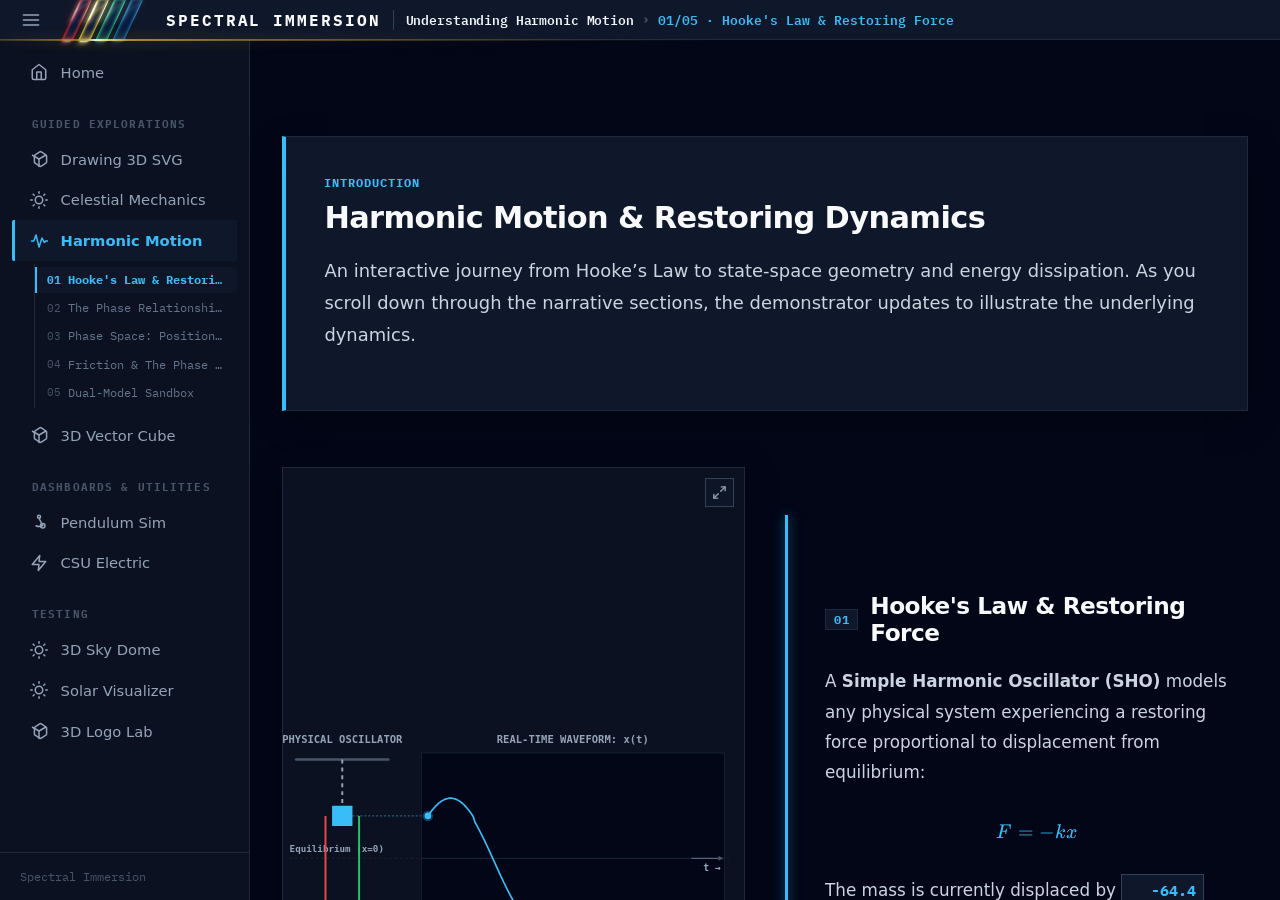
<file: harmonic-motion/index.html>
<!DOCTYPE html><html lang="en" data-astro-cid-37fxchfa style="--mainPadding: clamp(1rem, 2.5vw, 2.5rem);--mainMaxWidth: none;--bodyOverflow: auto;"> <head><meta charset="utf-8"><link rel="icon" type="image/svg+xml" href="/logo.svg"><link rel="icon" href="/favicon.svg"><meta name="viewport" content="width=device-width, initial-scale=1.0"><meta name="generator" content="Astro v6.4.8"><title>Understanding Harmonic Motion</title><!-- Google Fonts for IBM Plex Mono --><link rel="preconnect" href="https://fonts.googleapis.com"><link rel="preconnect" href="https://fonts.gstatic.com" crossorigin><link href="https://fonts.googleapis.com/css2?family=IBM+Plex+Mono:wght@500;700&display=swap" rel="stylesheet"><link rel="stylesheet" href="/_astro/vendor-katex.DbX94k4-.css"><link rel="stylesheet" href="/_astro/BaseLayout.CigGMXHI.css"><link rel="stylesheet" href="/_astro/EditorialCard.BICFePh9.css"><style>.inline-readout.svelte-1iwnz5f{display:inline-block;width:7.5ch;text-align:right;font-family:IBM Plex Mono,monospace;font-variant-numeric:tabular-nums;font-feature-settings:"tnum";font-weight:700;font-size:.9em;color:#38bdf8;background:#0f172a;padding:.1rem .4rem;border-radius:0;border:1px solid #334155;vertical-align:baseline;box-sizing:content-box;white-space:nowrap}.full-height-lab.svelte-14zmh1y{width:100%;margin:2.5rem 0 1rem;position:relative}.lab-frame.svelte-14zmh1y{position:sticky;top:.75rem;height:calc(100vh - 40px - 1.5rem);width:100%;background:#090e1a;border:1px solid #1e293b;box-shadow:0 12px 36px #00000073;display:flex;flex-direction:column;overflow:hidden;box-sizing:border-box}.lab-topbar.svelte-14zmh1y{flex-shrink:0;background:#0f172a;border-bottom:1px solid #1e293b;padding:.45rem .85rem;display:flex;align-items:center;justify-content:space-between;gap:.75rem;flex-wrap:wrap}.lab-title-group.svelte-14zmh1y{display:flex;align-items:center;gap:.6rem;min-width:0;flex-wrap:wrap}.lab-heading.svelte-14zmh1y{margin:0;font-size:.98rem;font-weight:700;color:#f8fafc;letter-spacing:-.01em;white-space:nowrap}.lab-telemetry-slot.svelte-14zmh1y{display:flex;align-items:center;gap:.5rem}.lab-tabs.svelte-14zmh1y{display:flex;align-items:center;gap:.3rem;overflow-x:auto;max-width:100%;scrollbar-width:none}.lab-tabs.svelte-14zmh1y::-webkit-scrollbar{display:none}.lab-tab-btn.svelte-14zmh1y{background:transparent;border:1px solid transparent;color:#94a3b8;font-family:IBM Plex Mono,monospace;font-size:.72rem;font-weight:600;padding:4px 10px;cursor:pointer;white-space:nowrap;transition:all .15s ease}.lab-tab-btn.svelte-14zmh1y:hover{color:#f8fafc;background:#1e293b}.lab-tab-btn.active.svelte-14zmh1y{color:#38bdf8;background:#020617;border-color:#38bdf8}.lab-stage.svelte-14zmh1y{flex:1;min-height:0;width:100%;position:relative;display:flex;flex-direction:column;overflow:hidden;background:#090e1a}.lab-controls-drawer.svelte-14zmh1y{flex-shrink:0;background:#0f172af7;border-top:1px solid #334155;padding:.65rem .9rem;backdrop-filter:blur(8px);max-height:42vh;overflow-y:auto}.drawer-header.svelte-14zmh1y{display:flex;justify-content:space-between;align-items:center;margin-bottom:.45rem}.drawer-close-btn.svelte-14zmh1y{background:transparent;border:none;color:#94a3b8;font-family:IBM Plex Mono,monospace;font-size:.68rem;cursor:pointer;padding:0 4px}.drawer-close-btn.svelte-14zmh1y:hover{color:#f8fafc}@media(max-width:1023px){.full-height-lab.svelte-14zmh1y{margin:1.5rem 0 0}.lab-frame.svelte-14zmh1y{top:0;height:calc(100vh - 40px);width:100vw;margin-left:calc(-50vw + 50%);margin-right:calc(-50vw + 50%);border-left:none;border-right:none}.lab-topbar.svelte-14zmh1y{padding:.35rem .65rem;gap:.4rem}.lab-heading.svelte-14zmh1y{font-size:.85rem}.lab-tabs.svelte-14zmh1y{width:100%;border-top:1px solid #1e293b;padding-top:.3rem}.lab-tab-btn.svelte-14zmh1y{flex:1;text-align:center;padding:5px 8px}}
.cad-box-body.svelte-rmoi43{display:flex;flex-direction:column;gap:.6rem}
.canvas-container.svelte-1b551ct{display:flex;flex-direction:column;justify-content:center;align-items:center;width:100%;height:100%;background-color:#0b1120;position:relative;overflow:hidden}svg.svelte-1b551ct{width:100%;height:100%}.spring-scrolly-root.svelte-1yodhjs{width:100%}ul.svelte-1yodhjs{padding-left:1.25rem;margin:.75rem 0 1rem}li.svelte-1yodhjs{margin-bottom:.5rem}.phase-container.svelte-1t1gw9u{width:100%;height:100%;display:flex;flex-direction:column;align-items:center;justify-content:center;position:relative;background:#090e1a;overflow:hidden}svg.svelte-1t1gw9u{width:100%;height:100%}.phase-readouts.svelte-1t1gw9u{position:absolute;bottom:10px;right:14px;font-family:IBM Plex Mono,monospace;font-size:.92rem;font-variant-numeric:tabular-nums;color:#94a3b8;background:#0f172ae6;backdrop-filter:blur(4px);padding:6px 12px;border-radius:0;border:1px solid #1e293b;display:flex;gap:.75rem;z-index:5}.phase-num.svelte-1t1gw9u{display:inline-block;width:6.5ch;text-align:right;box-sizing:content-box}.phase-scrolly-root.svelte-1vi28y0{width:100%}.eq-pill.svelte-l2piul{font-family:IBM Plex Mono,monospace;font-size:.72rem;font-weight:600;color:#94a3b8;background:#020617;border:1px solid #1e293b;padding:2px 8px;font-variant-numeric:tabular-nums}
.phase-container.svelte-1t1gw9u{width:100%;height:100%;display:flex;flex-direction:column;align-items:center;justify-content:center;position:relative;background:#090e1a;overflow:hidden}svg.svelte-1t1gw9u{width:100%;height:100%}.phase-readouts.svelte-1t1gw9u{position:absolute;bottom:10px;right:14px;font-family:IBM Plex Mono,monospace;font-size:.92rem;font-variant-numeric:tabular-nums;color:#94a3b8;background:#0f172ae6;backdrop-filter:blur(4px);padding:6px 12px;border-radius:0;border:1px solid #1e293b;display:flex;gap:.75rem;z-index:5}.phase-num.svelte-1t1gw9u{display:inline-block;width:6.5ch;text-align:right;box-sizing:content-box}
.canvas-container.svelte-1b551ct{display:flex;flex-direction:column;justify-content:center;align-items:center;width:100%;height:100%;background-color:#0b1120;position:relative;overflow:hidden}svg.svelte-1b551ct{width:100%;height:100%}
.full-height-lab.svelte-14zmh1y{width:100%;margin:2.5rem 0 1rem;position:relative}.lab-frame.svelte-14zmh1y{position:sticky;top:.75rem;height:calc(100vh - 40px - 1.5rem);width:100%;background:#090e1a;border:1px solid #1e293b;box-shadow:0 12px 36px #00000073;display:flex;flex-direction:column;overflow:hidden;box-sizing:border-box}.lab-topbar.svelte-14zmh1y{flex-shrink:0;background:#0f172a;border-bottom:1px solid #1e293b;padding:.45rem .85rem;display:flex;align-items:center;justify-content:space-between;gap:.75rem;flex-wrap:wrap}.lab-title-group.svelte-14zmh1y{display:flex;align-items:center;gap:.6rem;min-width:0;flex-wrap:wrap}.lab-heading.svelte-14zmh1y{margin:0;font-size:.98rem;font-weight:700;color:#f8fafc;letter-spacing:-.01em;white-space:nowrap}.lab-telemetry-slot.svelte-14zmh1y{display:flex;align-items:center;gap:.5rem}.lab-tabs.svelte-14zmh1y{display:flex;align-items:center;gap:.3rem;overflow-x:auto;max-width:100%;scrollbar-width:none}.lab-tabs.svelte-14zmh1y::-webkit-scrollbar{display:none}.lab-tab-btn.svelte-14zmh1y{background:transparent;border:1px solid transparent;color:#94a3b8;font-family:IBM Plex Mono,monospace;font-size:.72rem;font-weight:600;padding:4px 10px;cursor:pointer;white-space:nowrap;transition:all .15s ease}.lab-tab-btn.svelte-14zmh1y:hover{color:#f8fafc;background:#1e293b}.lab-tab-btn.active.svelte-14zmh1y{color:#38bdf8;background:#020617;border-color:#38bdf8}.lab-stage.svelte-14zmh1y{flex:1;min-height:0;width:100%;position:relative;display:flex;flex-direction:column;overflow:hidden;background:#090e1a}.lab-controls-drawer.svelte-14zmh1y{flex-shrink:0;background:#0f172af7;border-top:1px solid #334155;padding:.65rem .9rem;backdrop-filter:blur(8px);max-height:42vh;overflow-y:auto}.drawer-header.svelte-14zmh1y{display:flex;justify-content:space-between;align-items:center;margin-bottom:.45rem}.drawer-close-btn.svelte-14zmh1y{background:transparent;border:none;color:#94a3b8;font-family:IBM Plex Mono,monospace;font-size:.68rem;cursor:pointer;padding:0 4px}.drawer-close-btn.svelte-14zmh1y:hover{color:#f8fafc}@media(max-width:1023px){.full-height-lab.svelte-14zmh1y{margin:1.5rem 0 0}.lab-frame.svelte-14zmh1y{top:0;height:calc(100vh - 40px);width:100vw;margin-left:calc(-50vw + 50%);margin-right:calc(-50vw + 50%);border-left:none;border-right:none}.lab-topbar.svelte-14zmh1y{padding:.35rem .65rem;gap:.4rem}.lab-heading.svelte-14zmh1y{font-size:.85rem}.lab-tabs.svelte-14zmh1y{width:100%;border-top:1px solid #1e293b;padding-top:.3rem}.lab-tab-btn.svelte-14zmh1y{flex:1;text-align:center;padding:5px 8px}}
.inline-readout.svelte-1iwnz5f{display:inline-block;width:7.5ch;text-align:right;font-family:IBM Plex Mono,monospace;font-variant-numeric:tabular-nums;font-feature-settings:"tnum";font-weight:700;font-size:.9em;color:#38bdf8;background:#0f172a;padding:.1rem .4rem;border-radius:0;border:1px solid #334155;vertical-align:baseline;box-sizing:content-box;white-space:nowrap}
</style><link rel="stylesheet" href="/_astro/Katex.DlzYkNDS.css"></head> <body data-astro-cid-37fxchfa style="--mainPadding: clamp(1rem, 2.5vw, 2.5rem);--mainMaxWidth: none;--bodyOverflow: auto;"> <div id="app-layout" class="app-layout" data-astro-cid-37fxchfa style="--mainPadding: clamp(1rem, 2.5vw, 2.5rem);--mainMaxWidth: none;--bodyOverflow: auto;"> <!-- Pinned Top Bar --> <header class="topbar" data-astro-cid-37fxchfa style="--mainPadding: clamp(1rem, 2.5vw, 2.5rem);--mainMaxWidth: none;--bodyOverflow: auto;"> <div class="topbar-left" data-astro-cid-37fxchfa style="--mainPadding: clamp(1rem, 2.5vw, 2.5rem);--mainMaxWidth: none;--bodyOverflow: auto;"> <button id="nav-toggle" class="nav-toggle-btn" aria-label="Toggle navigation menu" aria-expanded="true" data-astro-cid-37fxchfa style="--mainPadding: clamp(1rem, 2.5vw, 2.5rem);--mainMaxWidth: none;--bodyOverflow: auto;"> <svg width="20" height="20" viewBox="0 0 24 24" fill="none" stroke="currentColor" stroke-width="2" stroke-linecap="round" stroke-linejoin="round" data-astro-cid-37fxchfa style="--mainPadding: clamp(1rem, 2.5vw, 2.5rem);--mainMaxWidth: none;--bodyOverflow: auto;"> <line x1="3" y1="6" x2="21" y2="6" data-astro-cid-37fxchfa style="--mainPadding: clamp(1rem, 2.5vw, 2.5rem);--mainMaxWidth: none;--bodyOverflow: auto;"></line> <line x1="3" y1="12" x2="21" y2="12" data-astro-cid-37fxchfa style="--mainPadding: clamp(1rem, 2.5vw, 2.5rem);--mainMaxWidth: none;--bodyOverflow: auto;"></line> <line x1="3" y1="18" x2="21" y2="18" data-astro-cid-37fxchfa style="--mainPadding: clamp(1rem, 2.5vw, 2.5rem);--mainMaxWidth: none;--bodyOverflow: auto;"></line> </svg> </button> <style>astro-island,astro-slot,astro-static-slot{display:contents}</style><script>(()=>{var e=async t=>{await(await t())()};(self.Astro||(self.Astro={})).load=e;window.dispatchEvent(new Event("astro:load"));})();</script><script>(()=>{var g=Object.defineProperty;var w=(c,s,d)=>s in c?g(c,s,{enumerable:!0,configurable:!0,writable:!0,value:d}):c[s]=d;var l=(c,s,d)=>w(c,typeof s!="symbol"?s+"":s,d);var E=new Set(["__proto__","constructor","prototype"]);{let c={0:t=>y(t),1:t=>d(t),2:t=>new RegExp(t),3:t=>new Date(t),4:t=>new Map(d(t)),5:t=>new Set(d(t)),6:t=>BigInt(t),7:t=>new URL(t),8:t=>new Uint8Array(t),9:t=>new Uint16Array(t),10:t=>new Uint32Array(t),11:t=>Number.POSITIVE_INFINITY*t},s=t=>{let[p,e]=t;return p in c?c[p](e):void 0},d=t=>t.map(s),y=t=>typeof t!="object"||t===null?t:Object.fromEntries(Object.entries(t).map(([p,e])=>[p,s(e)]));class f extends HTMLElement{constructor(){super(...arguments);l(this,"Component");l(this,"hydrator");l(this,"hydrate",async()=>{var b;if(!this.hydrator||!this.isConnected)return;let e=(b=this.parentElement)==null?void 0:b.closest("astro-island[ssr]");if(e){e.addEventListener("astro:hydrate",this.hydrate,{once:!0});return}let n=this.querySelectorAll("astro-slot"),r={},i=this.querySelectorAll("template[data-astro-template]");for(let o of i){let a=o.closest(this.tagName);a!=null&&a.isSameNode(this)&&(r[o.getAttribute("data-astro-template")||"default"]=o.innerHTML,o.remove())}for(let o of n){let a=o.closest(this.tagName);a!=null&&a.isSameNode(this)&&(r[o.getAttribute("name")||"default"]=o.innerHTML)}let u;try{u=this.hasAttribute("props")?y(JSON.parse(this.getAttribute("props"))):{}}catch(o){let a=this.getAttribute("component-url")||"<unknown>",v=this.getAttribute("component-export");throw v&&(a+=` (export ${v})`),console.error(`[hydrate] Error parsing props for component ${a}`,this.getAttribute("props"),o),o}let h;await this.hydrator(this)(this.Component,u,r,{client:this.getAttribute("client")}),this.removeAttribute("ssr"),this.dispatchEvent(new CustomEvent("astro:hydrate"))});l(this,"unmount",()=>{this.isConnected||this.dispatchEvent(new CustomEvent("astro:unmount"))})}disconnectedCallback(){document.removeEventListener("astro:after-swap",this.unmount),document.addEventListener("astro:after-swap",this.unmount,{once:!0})}connectedCallback(){if(!this.hasAttribute("await-children")||document.readyState==="interactive"||document.readyState==="complete")this.childrenConnectedCallback();else{let e=()=>{document.removeEventListener("DOMContentLoaded",e),n.disconnect(),this.childrenConnectedCallback()},n=new MutationObserver(()=>{var r;((r=this.lastChild)==null?void 0:r.nodeType)===Node.COMMENT_NODE&&this.lastChild.nodeValue==="astro:end"&&(this.lastChild.remove(),e())});n.observe(this,{childList:!0}),document.addEventListener("DOMContentLoaded",e)}}async childrenConnectedCallback(){let e=this.getAttribute("before-hydration-url");e&&await import(e),this.start()}getRetryImportUrl(e){let n=new URL(e,document.baseURI),r=`astro-retry=${Date.now()}`,i=n.hash.replace(/^#/,"");return n.hash=i?`${i}&${r}`:r,n.toString()}async importWithRetry(e){try{return await import(e)}catch(n){return await new Promise(r=>setTimeout(r,1e3)),import(this.getRetryImportUrl(e))}}handleHydrationError(e){let n=this.getAttribute("component-url"),r=new CustomEvent("astro:hydration-error",{cancelable:!0,bubbles:!0,composed:!0,detail:{error:e,componentUrl:n}});this.dispatchEvent(r)&&console.error(`[astro-island] Error hydrating ${n}`,e)}async start(){let e=JSON.parse(this.getAttribute("opts")),n=this.getAttribute("client");if(Astro[n]===void 0){window.addEventListener(`astro:${n}`,()=>this.start(),{once:!0});return}try{await Astro[n](async()=>{let r=this.getAttribute("renderer-url");try{let[i,{default:u}]=await Promise.all([this.importWithRetry(this.getAttribute("component-url")),r?this.importWithRetry(r):Promise.resolve({default:()=>()=>{}})]),h=this.getAttribute("component-export")||"default";if(h.includes(".")){this.Component=i;for(let m of h.split(".")){if(E.has(m)||!this.Component||typeof this.Component!="object"&&typeof this.Component!="function"||!Object.hasOwn(this.Component,m))throw new Error(`Invalid component export path: ${h}`);this.Component=this.Component[m]}}else{if(E.has(h))throw new Error(`Invalid component export path: ${h}`);this.Component=i[h]}return this.hydrator=u,this.hydrate}catch(i){return this.handleHydrationError(i),()=>{}}},e,this)}catch(r){this.handleHydrationError(r)}}attributeChangedCallback(){this.hydrate()}}l(f,"observedAttributes",["props"]),customElements.get("astro-island")||customElements.define("astro-island",f)}})();</script><astro-island uid="gemQ" component-url="/_astro/HeaderGlassLogo.BvBxbHWB.js" component-export="default" renderer-url="/_astro/client.svelte.CqfarIwW.js" props="{&quot;data-astro-cid-37fxchfa&quot;:[0,true]}" ssr client="load" opts="{&quot;name&quot;:&quot;HeaderGlassLogo&quot;,&quot;value&quot;:true}" await-children><!--[--><div class="header-glass-brand-root svelte-1ci3ikk" style=" --overhang: 0px; --pillar-w: 10px; --pillar-gap: 5px; --slant: -25deg; --tint: 0; --edge-power: 0.6; "><a href="/" class="brand-link svelte-1ci3ikk" aria-label="Spectral Immersion Home"><div class="contiguous-pillars-wrap svelte-1ci3ikk"><!--[--><div class="edgelit-slab svelte-1ci3ikk" style="
				--c-hex: #ff0200;
				--c-rgb: 255, 2, 0;
				--c-bright: #ffa1a0;
				--c-core: #ff3330;
				--glint-y: 29.2%;
				--hotspot-alpha: 0.769;
				--left-lit: 0.756;
				--right-lit: 0.756;
				--bottom-lit: 0.769;
				--act: 0.661;
			"><span class="bevel-glint-left svelte-1ci3ikk"></span> <span class="bevel-glint-right svelte-1ci3ikk"></span> <span class="bevel-glint-bottom svelte-1ci3ikk"></span></div><div class="edgelit-slab svelte-1ci3ikk" style="
				--c-hex: #f7d404;
				--c-rgb: 247, 212, 4;
				--c-bright: #fff8b3;
				--c-core: #ffe247;
				--glint-y: 29.2%;
				--hotspot-alpha: 0.986;
				--left-lit: 0.985;
				--right-lit: 0.985;
				--bottom-lit: 0.986;
				--act: 0.979;
			"><span class="bevel-glint-left svelte-1ci3ikk"></span> <span class="bevel-glint-right svelte-1ci3ikk"></span> <span class="bevel-glint-bottom svelte-1ci3ikk"></span></div><div class="edgelit-slab svelte-1ci3ikk" style="
				--c-hex: #00fe96;
				--c-rgb: 0, 254, 150;
				--c-bright: #b8ffdf;
				--c-core: #42ffb5;
				--glint-y: 29.2%;
				--hotspot-alpha: 0.573;
				--left-lit: 0.548;
				--right-lit: 0.548;
				--bottom-lit: 0.573;
				--act: 0.373;
			"><span class="bevel-glint-left svelte-1ci3ikk"></span> <span class="bevel-glint-right svelte-1ci3ikk"></span> <span class="bevel-glint-bottom svelte-1ci3ikk"></span></div><div class="edgelit-slab svelte-1ci3ikk" style="
				--c-hex: #00a5ff;
				--c-rgb: 0, 165, 255;
				--c-bright: #bae5ff;
				--c-core: #47c0ff;
				--glint-y: 29.2%;
				--hotspot-alpha: 0.415;
				--left-lit: 0.381;
				--right-lit: 0.381;
				--bottom-lit: 0.415;
				--act: 0.140;
			"><span class="bevel-glint-left svelte-1ci3ikk"></span> <span class="bevel-glint-right svelte-1ci3ikk"></span> <span class="bevel-glint-bottom svelte-1ci3ikk"></span></div><!--]--></div> <span class="brand-name svelte-1ci3ikk">Spectral Immersion</span></a> <div class="header-waveguide-border svelte-1ci3ikk" style="
			--border-glow-opacity: 0.886;
			--border-grad: linear-gradient(90deg,
				rgba(191, 152, 44, 0.27) 0px,
				rgba(191, 152, 44, 0.54) 48px,
				rgba(191, 152, 44, 0.80) 85px,
				#ffffff 95px,
				rgb(255, 242, 134) 103px,
				rgb(191, 152, 44) 130px,
				rgba(191, 152, 44, 0.64) 237px,
				rgba(191, 152, 44, 0.34) 406px,
				rgba(191, 152, 44, 0.12) 561px,
				transparent 742px,
				transparent 100%
			);
			--border-filter: drop-shadow(0 0 7px rgba(191, 152, 44, 0.73));
		"></div></div><!--]--><!--astro:end--></astro-island> <div class="topbar-divider" aria-hidden="true" data-astro-cid-37fxchfa style="--mainPadding: clamp(1rem, 2.5vw, 2.5rem);--mainMaxWidth: none;--bodyOverflow: auto;"></div> <div class="topbar-breadcrumbs" data-astro-cid-37fxchfa style="--mainPadding: clamp(1rem, 2.5vw, 2.5rem);--mainMaxWidth: none;--bodyOverflow: auto;"> <span class="breadcrumb-page" data-astro-cid-37fxchfa style="--mainPadding: clamp(1rem, 2.5vw, 2.5rem);--mainMaxWidth: none;--bodyOverflow: auto;">Understanding Harmonic Motion</span> <span id="breadcrumb-sep" class="breadcrumb-sep" hidden data-astro-cid-37fxchfa style="--mainPadding: clamp(1rem, 2.5vw, 2.5rem);--mainMaxWidth: none;--bodyOverflow: auto;">›</span> <span id="breadcrumb-section" class="breadcrumb-section" hidden data-astro-cid-37fxchfa style="--mainPadding: clamp(1rem, 2.5vw, 2.5rem);--mainMaxWidth: none;--bodyOverflow: auto;"></span> </div> </div> </header> <!-- App Body (Sidebar + Scrollable Main Content) --> <div class="app-container" data-astro-cid-37fxchfa style="--mainPadding: clamp(1rem, 2.5vw, 2.5rem);--mainMaxWidth: none;--bodyOverflow: auto;"> <!-- Backdrop overlay for mobile drawer --> <div id="nav-backdrop" class="nav-backdrop" aria-hidden="true" data-astro-cid-37fxchfa style="--mainPadding: clamp(1rem, 2.5vw, 2.5rem);--mainMaxWidth: none;--bodyOverflow: auto;"></div> <!-- Navigation Sidebar / Overlay Drawer --> <aside id="nav-sidebar" class="nav-sidebar" aria-label="Main Navigation" data-astro-cid-37fxchfa style="--mainPadding: clamp(1rem, 2.5vw, 2.5rem);--mainMaxWidth: none;--bodyOverflow: auto;"> <div class="drawer-header" data-astro-cid-37fxchfa style="--mainPadding: clamp(1rem, 2.5vw, 2.5rem);--mainMaxWidth: none;--bodyOverflow: auto;"> <div class="brand" data-astro-cid-37fxchfa style="--mainPadding: clamp(1rem, 2.5vw, 2.5rem);--mainMaxWidth: none;--bodyOverflow: auto;"> <div class="logo-container" data-astro-cid-37fxchfa style="--mainPadding: clamp(1rem, 2.5vw, 2.5rem);--mainMaxWidth: none;--bodyOverflow: auto;"> <img src="/logo.svg" alt="Spectral Immersion Logo" style="width: 100%; height: 100%; object-fit: contain;; --mainPadding: clamp(1rem, 2.5vw, 2.5rem);--mainMaxWidth: none;--bodyOverflow: auto;" data-astro-cid-37fxchfa> </div> <span class="brand-name" data-astro-cid-37fxchfa style="--mainPadding: clamp(1rem, 2.5vw, 2.5rem);--mainMaxWidth: none;--bodyOverflow: auto;">Spectral Immersion</span> </div> <button id="drawer-close" class="drawer-close-btn" aria-label="Close menu" data-astro-cid-37fxchfa style="--mainPadding: clamp(1rem, 2.5vw, 2.5rem);--mainMaxWidth: none;--bodyOverflow: auto;"> <svg width="20" height="20" viewBox="0 0 24 24" fill="none" stroke="currentColor" stroke-width="2" stroke-linecap="round" stroke-linejoin="round" data-astro-cid-37fxchfa style="--mainPadding: clamp(1rem, 2.5vw, 2.5rem);--mainMaxWidth: none;--bodyOverflow: auto;"> <line x1="18" y1="6" x2="6" y2="18" data-astro-cid-37fxchfa style="--mainPadding: clamp(1rem, 2.5vw, 2.5rem);--mainMaxWidth: none;--bodyOverflow: auto;"></line> <line x1="6" y1="6" x2="18" y2="18" data-astro-cid-37fxchfa style="--mainPadding: clamp(1rem, 2.5vw, 2.5rem);--mainMaxWidth: none;--bodyOverflow: auto;"></line> </svg> </button> </div> <nav class="sidebar-nav" style="padding-top: 0.75rem;; --mainPadding: clamp(1rem, 2.5vw, 2.5rem);--mainMaxWidth: none;--bodyOverflow: auto;" data-astro-cid-37fxchfa> <div class="sidebar-group" data-astro-cid-37fxchfa style="--mainPadding: clamp(1rem, 2.5vw, 2.5rem);--mainMaxWidth: none;--bodyOverflow: auto;">  <div class="nav-item-group" data-astro-cid-37fxchfa style="--mainPadding: clamp(1rem, 2.5vw, 2.5rem);--mainMaxWidth: none;--bodyOverflow: auto;"> <a href="/" class="nav-item-link" data-astro-cid-37fxchfa style="--mainPadding: clamp(1rem, 2.5vw, 2.5rem);--mainMaxWidth: none;--bodyOverflow: auto;"> <span class="nav-item-icon" data-astro-cid-37fxchfa style="--mainPadding: clamp(1rem, 2.5vw, 2.5rem);--mainMaxWidth: none;--bodyOverflow: auto;"> <svg width="18" height="18" viewBox="0 0 24 24" fill="none" stroke="currentColor" stroke-width="2" stroke-linecap="round" stroke-linejoin="round" data-astro-cid-37fxchfa style="--mainPadding: clamp(1rem, 2.5vw, 2.5rem);--mainMaxWidth: none;--bodyOverflow: auto;"> <path d="M3 9l9-7 9 7v11a2 2 0 0 1-2 2H5a2 2 0 0 1-2-2z" data-astro-cid-37fxchfa style="--mainPadding: clamp(1rem, 2.5vw, 2.5rem);--mainMaxWidth: none;--bodyOverflow: auto;"></path> <polyline points="9 22 9 12 15 12 15 22" data-astro-cid-37fxchfa style="--mainPadding: clamp(1rem, 2.5vw, 2.5rem);--mainMaxWidth: none;--bodyOverflow: auto;"></polyline> </svg>      </span> <span data-astro-cid-37fxchfa style="--mainPadding: clamp(1rem, 2.5vw, 2.5rem);--mainMaxWidth: none;--bodyOverflow: auto;">Home</span> </a>  </div> </div><div class="sidebar-group" data-astro-cid-37fxchfa style="--mainPadding: clamp(1rem, 2.5vw, 2.5rem);--mainMaxWidth: none;--bodyOverflow: auto;"> <div class="sidebar-section-title" data-astro-cid-37fxchfa style="--mainPadding: clamp(1rem, 2.5vw, 2.5rem);--mainMaxWidth: none;--bodyOverflow: auto;">Guided Explorations</div> <div class="nav-item-group" data-astro-cid-37fxchfa style="--mainPadding: clamp(1rem, 2.5vw, 2.5rem);--mainMaxWidth: none;--bodyOverflow: auto;"> <a href="/svg3d" class="nav-item-link" data-astro-cid-37fxchfa style="--mainPadding: clamp(1rem, 2.5vw, 2.5rem);--mainMaxWidth: none;--bodyOverflow: auto;"> <span class="nav-item-icon" data-astro-cid-37fxchfa style="--mainPadding: clamp(1rem, 2.5vw, 2.5rem);--mainMaxWidth: none;--bodyOverflow: auto;">   <svg width="18" height="18" viewBox="0 0 24 24" fill="none" stroke="currentColor" stroke-width="2" stroke-linecap="round" stroke-linejoin="round" data-astro-cid-37fxchfa style="--mainPadding: clamp(1rem, 2.5vw, 2.5rem);--mainMaxWidth: none;--bodyOverflow: auto;"> <path d="m21.12 6.4-6-3.87a2 2 0 0 0-2.24 0l-6 3.87a2 2 0 0 0-1 1.74v7.72a2 2 0 0 0 1 1.74l6 3.87a2 2 0 0 0 2.24 0l6-3.87a2 2 0 0 0 1-1.74V8.14a2 2 0 0 0-1-1.74Z" data-astro-cid-37fxchfa style="--mainPadding: clamp(1rem, 2.5vw, 2.5rem);--mainMaxWidth: none;--bodyOverflow: auto;"></path> <path d="m3.3 7 8.7 5 8.7-5" data-astro-cid-37fxchfa style="--mainPadding: clamp(1rem, 2.5vw, 2.5rem);--mainMaxWidth: none;--bodyOverflow: auto;"></path> <path d="M12 22V12" data-astro-cid-37fxchfa style="--mainPadding: clamp(1rem, 2.5vw, 2.5rem);--mainMaxWidth: none;--bodyOverflow: auto;"></path> </svg>    </span> <span data-astro-cid-37fxchfa style="--mainPadding: clamp(1rem, 2.5vw, 2.5rem);--mainMaxWidth: none;--bodyOverflow: auto;">Drawing 3D SVG</span> </a>  </div><div class="nav-item-group" data-astro-cid-37fxchfa style="--mainPadding: clamp(1rem, 2.5vw, 2.5rem);--mainMaxWidth: none;--bodyOverflow: auto;"> <a href="/solar-scrolly" class="nav-item-link" data-astro-cid-37fxchfa style="--mainPadding: clamp(1rem, 2.5vw, 2.5rem);--mainMaxWidth: none;--bodyOverflow: auto;"> <span class="nav-item-icon" data-astro-cid-37fxchfa style="--mainPadding: clamp(1rem, 2.5vw, 2.5rem);--mainMaxWidth: none;--bodyOverflow: auto;">  <svg width="18" height="18" viewBox="0 0 24 24" fill="none" stroke="currentColor" stroke-width="2" stroke-linecap="round" stroke-linejoin="round" data-astro-cid-37fxchfa style="--mainPadding: clamp(1rem, 2.5vw, 2.5rem);--mainMaxWidth: none;--bodyOverflow: auto;"> <circle cx="12" cy="12" r="5" data-astro-cid-37fxchfa style="--mainPadding: clamp(1rem, 2.5vw, 2.5rem);--mainMaxWidth: none;--bodyOverflow: auto;"></circle> <line x1="12" y1="1" x2="12" y2="3" data-astro-cid-37fxchfa style="--mainPadding: clamp(1rem, 2.5vw, 2.5rem);--mainMaxWidth: none;--bodyOverflow: auto;"></line> <line x1="12" y1="21" x2="12" y2="23" data-astro-cid-37fxchfa style="--mainPadding: clamp(1rem, 2.5vw, 2.5rem);--mainMaxWidth: none;--bodyOverflow: auto;"></line> <line x1="4.22" y1="4.22" x2="5.64" y2="5.64" data-astro-cid-37fxchfa style="--mainPadding: clamp(1rem, 2.5vw, 2.5rem);--mainMaxWidth: none;--bodyOverflow: auto;"></line> <line x1="18.36" y1="18.36" x2="19.78" y2="19.78" data-astro-cid-37fxchfa style="--mainPadding: clamp(1rem, 2.5vw, 2.5rem);--mainMaxWidth: none;--bodyOverflow: auto;"></line> <line x1="1" y1="12" x2="3" y2="12" data-astro-cid-37fxchfa style="--mainPadding: clamp(1rem, 2.5vw, 2.5rem);--mainMaxWidth: none;--bodyOverflow: auto;"></line> <line x1="21" y1="12" x2="23" y2="12" data-astro-cid-37fxchfa style="--mainPadding: clamp(1rem, 2.5vw, 2.5rem);--mainMaxWidth: none;--bodyOverflow: auto;"></line> <line x1="4.22" y1="19.78" x2="5.64" y2="18.36" data-astro-cid-37fxchfa style="--mainPadding: clamp(1rem, 2.5vw, 2.5rem);--mainMaxWidth: none;--bodyOverflow: auto;"></line> <line x1="18.36" y1="5.64" x2="19.78" y2="4.22" data-astro-cid-37fxchfa style="--mainPadding: clamp(1rem, 2.5vw, 2.5rem);--mainMaxWidth: none;--bodyOverflow: auto;"></line> </svg>     </span> <span data-astro-cid-37fxchfa style="--mainPadding: clamp(1rem, 2.5vw, 2.5rem);--mainMaxWidth: none;--bodyOverflow: auto;">Celestial Mechanics</span> </a>  </div><div class="nav-item-group" data-astro-cid-37fxchfa style="--mainPadding: clamp(1rem, 2.5vw, 2.5rem);--mainMaxWidth: none;--bodyOverflow: auto;"> <a href="/harmonic-motion" class="nav-item-link active" data-astro-cid-37fxchfa style="--mainPadding: clamp(1rem, 2.5vw, 2.5rem);--mainMaxWidth: none;--bodyOverflow: auto;"> <span class="nav-item-icon" data-astro-cid-37fxchfa style="--mainPadding: clamp(1rem, 2.5vw, 2.5rem);--mainMaxWidth: none;--bodyOverflow: auto;">    <svg width="18" height="18" viewBox="0 0 24 24" fill="none" stroke="currentColor" stroke-width="2" stroke-linecap="round" stroke-linejoin="round" data-astro-cid-37fxchfa style="--mainPadding: clamp(1rem, 2.5vw, 2.5rem);--mainMaxWidth: none;--bodyOverflow: auto;"> <path d="M2 12h3l3-8 4 16 4-12 3 6 2-2h3" data-astro-cid-37fxchfa style="--mainPadding: clamp(1rem, 2.5vw, 2.5rem);--mainMaxWidth: none;--bodyOverflow: auto;"></path> </svg>   </span> <span data-astro-cid-37fxchfa style="--mainPadding: clamp(1rem, 2.5vw, 2.5rem);--mainMaxWidth: none;--bodyOverflow: auto;">Harmonic Motion</span> </a> <ul id="active-page-subnav" class="nav-sublist" aria-label="Harmonic Motion sections" data-astro-cid-37fxchfa style="--mainPadding: clamp(1rem, 2.5vw, 2.5rem);--mainMaxWidth: none;--bodyOverflow: auto;"></ul> </div><div class="nav-item-group" data-astro-cid-37fxchfa style="--mainPadding: clamp(1rem, 2.5vw, 2.5rem);--mainMaxWidth: none;--bodyOverflow: auto;"> <a href="/cube" class="nav-item-link" data-astro-cid-37fxchfa style="--mainPadding: clamp(1rem, 2.5vw, 2.5rem);--mainMaxWidth: none;--bodyOverflow: auto;"> <span class="nav-item-icon" data-astro-cid-37fxchfa style="--mainPadding: clamp(1rem, 2.5vw, 2.5rem);--mainMaxWidth: none;--bodyOverflow: auto;">   <svg width="18" height="18" viewBox="0 0 24 24" fill="none" stroke="currentColor" stroke-width="2" stroke-linecap="round" stroke-linejoin="round" data-astro-cid-37fxchfa style="--mainPadding: clamp(1rem, 2.5vw, 2.5rem);--mainMaxWidth: none;--bodyOverflow: auto;"> <path d="m21.12 6.4-6-3.87a2 2 0 0 0-2.24 0l-6 3.87a2 2 0 0 0-1 1.74v7.72a2 2 0 0 0 1 1.74l6 3.87a2 2 0 0 0 2.24 0l6-3.87a2 2 0 0 0 1-1.74V8.14a2 2 0 0 0-1-1.74Z" data-astro-cid-37fxchfa style="--mainPadding: clamp(1rem, 2.5vw, 2.5rem);--mainMaxWidth: none;--bodyOverflow: auto;"></path> <path d="m3.3 7 8.7 5 8.7-5" data-astro-cid-37fxchfa style="--mainPadding: clamp(1rem, 2.5vw, 2.5rem);--mainMaxWidth: none;--bodyOverflow: auto;"></path> <path d="M12 22V12" data-astro-cid-37fxchfa style="--mainPadding: clamp(1rem, 2.5vw, 2.5rem);--mainMaxWidth: none;--bodyOverflow: auto;"></path> </svg>    </span> <span data-astro-cid-37fxchfa style="--mainPadding: clamp(1rem, 2.5vw, 2.5rem);--mainMaxWidth: none;--bodyOverflow: auto;">3D Vector Cube</span> </a>  </div> </div><div class="sidebar-group" data-astro-cid-37fxchfa style="--mainPadding: clamp(1rem, 2.5vw, 2.5rem);--mainMaxWidth: none;--bodyOverflow: auto;"> <div class="sidebar-section-title" data-astro-cid-37fxchfa style="--mainPadding: clamp(1rem, 2.5vw, 2.5rem);--mainMaxWidth: none;--bodyOverflow: auto;">Dashboards &amp; Utilities</div> <div class="nav-item-group" data-astro-cid-37fxchfa style="--mainPadding: clamp(1rem, 2.5vw, 2.5rem);--mainMaxWidth: none;--bodyOverflow: auto;"> <a href="/pendulum" class="nav-item-link" data-astro-cid-37fxchfa style="--mainPadding: clamp(1rem, 2.5vw, 2.5rem);--mainMaxWidth: none;--bodyOverflow: auto;"> <span class="nav-item-icon" data-astro-cid-37fxchfa style="--mainPadding: clamp(1rem, 2.5vw, 2.5rem);--mainMaxWidth: none;--bodyOverflow: auto;">     <svg width="18" height="18" viewBox="0 0 24 24" fill="none" stroke="currentColor" stroke-width="2" stroke-linecap="round" stroke-linejoin="round" data-astro-cid-37fxchfa style="--mainPadding: clamp(1rem, 2.5vw, 2.5rem);--mainMaxWidth: none;--bodyOverflow: auto;"> <circle cx="12" cy="5" r="2" data-astro-cid-37fxchfa style="--mainPadding: clamp(1rem, 2.5vw, 2.5rem);--mainMaxWidth: none;--bodyOverflow: auto;"></circle> <line x1="12" y1="7" x2="17" y2="17" data-astro-cid-37fxchfa style="--mainPadding: clamp(1rem, 2.5vw, 2.5rem);--mainMaxWidth: none;--bodyOverflow: auto;"></line> <circle cx="17" cy="17" r="3" data-astro-cid-37fxchfa style="--mainPadding: clamp(1rem, 2.5vw, 2.5rem);--mainMaxWidth: none;--bodyOverflow: auto;"></circle> <path d="M8 17a8 8 0 0 0 8 0" data-astro-cid-37fxchfa style="--mainPadding: clamp(1rem, 2.5vw, 2.5rem);--mainMaxWidth: none;--bodyOverflow: auto;"></path> </svg>  </span> <span data-astro-cid-37fxchfa style="--mainPadding: clamp(1rem, 2.5vw, 2.5rem);--mainMaxWidth: none;--bodyOverflow: auto;">Pendulum Sim</span> </a>  </div><div class="nav-item-group" data-astro-cid-37fxchfa style="--mainPadding: clamp(1rem, 2.5vw, 2.5rem);--mainMaxWidth: none;--bodyOverflow: auto;"> <a href="/csu" class="nav-item-link" data-astro-cid-37fxchfa style="--mainPadding: clamp(1rem, 2.5vw, 2.5rem);--mainMaxWidth: none;--bodyOverflow: auto;"> <span class="nav-item-icon" data-astro-cid-37fxchfa style="--mainPadding: clamp(1rem, 2.5vw, 2.5rem);--mainMaxWidth: none;--bodyOverflow: auto;">      <svg width="18" height="18" viewBox="0 0 24 24" fill="none" stroke="currentColor" stroke-width="2" stroke-linecap="round" stroke-linejoin="round" data-astro-cid-37fxchfa style="--mainPadding: clamp(1rem, 2.5vw, 2.5rem);--mainMaxWidth: none;--bodyOverflow: auto;"> <polygon points="13 2 3 14 12 14 11 22 21 10 12 10 13 2" data-astro-cid-37fxchfa style="--mainPadding: clamp(1rem, 2.5vw, 2.5rem);--mainMaxWidth: none;--bodyOverflow: auto;"></polygon> </svg> </span> <span data-astro-cid-37fxchfa style="--mainPadding: clamp(1rem, 2.5vw, 2.5rem);--mainMaxWidth: none;--bodyOverflow: auto;">CSU Electric</span> </a>  </div> </div><div class="sidebar-group" data-astro-cid-37fxchfa style="--mainPadding: clamp(1rem, 2.5vw, 2.5rem);--mainMaxWidth: none;--bodyOverflow: auto;"> <div class="sidebar-section-title" data-astro-cid-37fxchfa style="--mainPadding: clamp(1rem, 2.5vw, 2.5rem);--mainMaxWidth: none;--bodyOverflow: auto;">Testing</div> <div class="nav-item-group" data-astro-cid-37fxchfa style="--mainPadding: clamp(1rem, 2.5vw, 2.5rem);--mainMaxWidth: none;--bodyOverflow: auto;"> <a href="/sky-dome" class="nav-item-link" data-astro-cid-37fxchfa style="--mainPadding: clamp(1rem, 2.5vw, 2.5rem);--mainMaxWidth: none;--bodyOverflow: auto;"> <span class="nav-item-icon" data-astro-cid-37fxchfa style="--mainPadding: clamp(1rem, 2.5vw, 2.5rem);--mainMaxWidth: none;--bodyOverflow: auto;">  <svg width="18" height="18" viewBox="0 0 24 24" fill="none" stroke="currentColor" stroke-width="2" stroke-linecap="round" stroke-linejoin="round" data-astro-cid-37fxchfa style="--mainPadding: clamp(1rem, 2.5vw, 2.5rem);--mainMaxWidth: none;--bodyOverflow: auto;"> <circle cx="12" cy="12" r="5" data-astro-cid-37fxchfa style="--mainPadding: clamp(1rem, 2.5vw, 2.5rem);--mainMaxWidth: none;--bodyOverflow: auto;"></circle> <line x1="12" y1="1" x2="12" y2="3" data-astro-cid-37fxchfa style="--mainPadding: clamp(1rem, 2.5vw, 2.5rem);--mainMaxWidth: none;--bodyOverflow: auto;"></line> <line x1="12" y1="21" x2="12" y2="23" data-astro-cid-37fxchfa style="--mainPadding: clamp(1rem, 2.5vw, 2.5rem);--mainMaxWidth: none;--bodyOverflow: auto;"></line> <line x1="4.22" y1="4.22" x2="5.64" y2="5.64" data-astro-cid-37fxchfa style="--mainPadding: clamp(1rem, 2.5vw, 2.5rem);--mainMaxWidth: none;--bodyOverflow: auto;"></line> <line x1="18.36" y1="18.36" x2="19.78" y2="19.78" data-astro-cid-37fxchfa style="--mainPadding: clamp(1rem, 2.5vw, 2.5rem);--mainMaxWidth: none;--bodyOverflow: auto;"></line> <line x1="1" y1="12" x2="3" y2="12" data-astro-cid-37fxchfa style="--mainPadding: clamp(1rem, 2.5vw, 2.5rem);--mainMaxWidth: none;--bodyOverflow: auto;"></line> <line x1="21" y1="12" x2="23" y2="12" data-astro-cid-37fxchfa style="--mainPadding: clamp(1rem, 2.5vw, 2.5rem);--mainMaxWidth: none;--bodyOverflow: auto;"></line> <line x1="4.22" y1="19.78" x2="5.64" y2="18.36" data-astro-cid-37fxchfa style="--mainPadding: clamp(1rem, 2.5vw, 2.5rem);--mainMaxWidth: none;--bodyOverflow: auto;"></line> <line x1="18.36" y1="5.64" x2="19.78" y2="4.22" data-astro-cid-37fxchfa style="--mainPadding: clamp(1rem, 2.5vw, 2.5rem);--mainMaxWidth: none;--bodyOverflow: auto;"></line> </svg>     </span> <span data-astro-cid-37fxchfa style="--mainPadding: clamp(1rem, 2.5vw, 2.5rem);--mainMaxWidth: none;--bodyOverflow: auto;">3D Sky Dome</span> </a>  </div><div class="nav-item-group" data-astro-cid-37fxchfa style="--mainPadding: clamp(1rem, 2.5vw, 2.5rem);--mainMaxWidth: none;--bodyOverflow: auto;"> <a href="/solar" class="nav-item-link" data-astro-cid-37fxchfa style="--mainPadding: clamp(1rem, 2.5vw, 2.5rem);--mainMaxWidth: none;--bodyOverflow: auto;"> <span class="nav-item-icon" data-astro-cid-37fxchfa style="--mainPadding: clamp(1rem, 2.5vw, 2.5rem);--mainMaxWidth: none;--bodyOverflow: auto;">  <svg width="18" height="18" viewBox="0 0 24 24" fill="none" stroke="currentColor" stroke-width="2" stroke-linecap="round" stroke-linejoin="round" data-astro-cid-37fxchfa style="--mainPadding: clamp(1rem, 2.5vw, 2.5rem);--mainMaxWidth: none;--bodyOverflow: auto;"> <circle cx="12" cy="12" r="5" data-astro-cid-37fxchfa style="--mainPadding: clamp(1rem, 2.5vw, 2.5rem);--mainMaxWidth: none;--bodyOverflow: auto;"></circle> <line x1="12" y1="1" x2="12" y2="3" data-astro-cid-37fxchfa style="--mainPadding: clamp(1rem, 2.5vw, 2.5rem);--mainMaxWidth: none;--bodyOverflow: auto;"></line> <line x1="12" y1="21" x2="12" y2="23" data-astro-cid-37fxchfa style="--mainPadding: clamp(1rem, 2.5vw, 2.5rem);--mainMaxWidth: none;--bodyOverflow: auto;"></line> <line x1="4.22" y1="4.22" x2="5.64" y2="5.64" data-astro-cid-37fxchfa style="--mainPadding: clamp(1rem, 2.5vw, 2.5rem);--mainMaxWidth: none;--bodyOverflow: auto;"></line> <line x1="18.36" y1="18.36" x2="19.78" y2="19.78" data-astro-cid-37fxchfa style="--mainPadding: clamp(1rem, 2.5vw, 2.5rem);--mainMaxWidth: none;--bodyOverflow: auto;"></line> <line x1="1" y1="12" x2="3" y2="12" data-astro-cid-37fxchfa style="--mainPadding: clamp(1rem, 2.5vw, 2.5rem);--mainMaxWidth: none;--bodyOverflow: auto;"></line> <line x1="21" y1="12" x2="23" y2="12" data-astro-cid-37fxchfa style="--mainPadding: clamp(1rem, 2.5vw, 2.5rem);--mainMaxWidth: none;--bodyOverflow: auto;"></line> <line x1="4.22" y1="19.78" x2="5.64" y2="18.36" data-astro-cid-37fxchfa style="--mainPadding: clamp(1rem, 2.5vw, 2.5rem);--mainMaxWidth: none;--bodyOverflow: auto;"></line> <line x1="18.36" y1="5.64" x2="19.78" y2="4.22" data-astro-cid-37fxchfa style="--mainPadding: clamp(1rem, 2.5vw, 2.5rem);--mainMaxWidth: none;--bodyOverflow: auto;"></line> </svg>     </span> <span data-astro-cid-37fxchfa style="--mainPadding: clamp(1rem, 2.5vw, 2.5rem);--mainMaxWidth: none;--bodyOverflow: auto;">Solar Visualizer</span> </a>  </div><div class="nav-item-group" data-astro-cid-37fxchfa style="--mainPadding: clamp(1rem, 2.5vw, 2.5rem);--mainMaxWidth: none;--bodyOverflow: auto;"> <a href="/logo-lab" class="nav-item-link" data-astro-cid-37fxchfa style="--mainPadding: clamp(1rem, 2.5vw, 2.5rem);--mainMaxWidth: none;--bodyOverflow: auto;"> <span class="nav-item-icon" data-astro-cid-37fxchfa style="--mainPadding: clamp(1rem, 2.5vw, 2.5rem);--mainMaxWidth: none;--bodyOverflow: auto;">   <svg width="18" height="18" viewBox="0 0 24 24" fill="none" stroke="currentColor" stroke-width="2" stroke-linecap="round" stroke-linejoin="round" data-astro-cid-37fxchfa style="--mainPadding: clamp(1rem, 2.5vw, 2.5rem);--mainMaxWidth: none;--bodyOverflow: auto;"> <path d="m21.12 6.4-6-3.87a2 2 0 0 0-2.24 0l-6 3.87a2 2 0 0 0-1 1.74v7.72a2 2 0 0 0 1 1.74l6 3.87a2 2 0 0 0 2.24 0l6-3.87a2 2 0 0 0 1-1.74V8.14a2 2 0 0 0-1-1.74Z" data-astro-cid-37fxchfa style="--mainPadding: clamp(1rem, 2.5vw, 2.5rem);--mainMaxWidth: none;--bodyOverflow: auto;"></path> <path d="m3.3 7 8.7 5 8.7-5" data-astro-cid-37fxchfa style="--mainPadding: clamp(1rem, 2.5vw, 2.5rem);--mainMaxWidth: none;--bodyOverflow: auto;"></path> <path d="M12 22V12" data-astro-cid-37fxchfa style="--mainPadding: clamp(1rem, 2.5vw, 2.5rem);--mainMaxWidth: none;--bodyOverflow: auto;"></path> </svg>    </span> <span data-astro-cid-37fxchfa style="--mainPadding: clamp(1rem, 2.5vw, 2.5rem);--mainMaxWidth: none;--bodyOverflow: auto;">3D Logo Lab</span> </a>  </div> </div> </nav> <div class="sidebar-footer" data-astro-cid-37fxchfa style="--mainPadding: clamp(1rem, 2.5vw, 2.5rem);--mainMaxWidth: none;--bodyOverflow: auto;"> <span data-astro-cid-37fxchfa style="--mainPadding: clamp(1rem, 2.5vw, 2.5rem);--mainMaxWidth: none;--bodyOverflow: auto;">Spectral Immersion</span> </div> </aside> <!-- Scrollable Main Content --> <div class="main-scroll-area" data-astro-cid-37fxchfa style="--mainPadding: clamp(1rem, 2.5vw, 2.5rem);--mainMaxWidth: none;--bodyOverflow: auto;"> <main data-astro-cid-37fxchfa style="--mainPadding: clamp(1rem, 2.5vw, 2.5rem);--mainMaxWidth: none;--bodyOverflow: auto;"> <div style="width: 100%; padding: 0.5rem 0 1rem; color: #cbd5e1;"><div class="editorial-card" data-astro-cid-mjmkje5m> <div class="editorial-badge" data-astro-cid-mjmkje5m>Introduction</div> <h2 class="editorial-title" data-astro-cid-mjmkje5m>Harmonic Motion &amp; Restoring Dynamics</h2> <div class="editorial-body" data-astro-cid-mjmkje5m> <p><p>An interactive journey from Hooke’s Law to state-space geometry and energy dissipation. As you scroll down through the narrative sections, the demonstrator updates to illustrate the underlying dynamics.</p></p> </div> </div><astro-island uid="ZynJss" component-url="/_astro/SpringScrolly.BTZeHauq.js" component-export="default" renderer-url="/_astro/client.svelte.CqfarIwW.js" props="{}" ssr client="load" opts="{&quot;name&quot;:&quot;SpringScrolly&quot;,&quot;value&quot;:true}" await-children><!--[--><div class="spring-scrolly-root svelte-1yodhjs"><div class="scrolly-container svelte-ga3igb"><!--[-1--><!--]--> <div class="scrolly-graphic-wrapper svelte-ga3igb"><!--[-1--><!--]--> <div class="scrolly-graphic-card svelte-ga3igb"><button class="theater-btn svelte-ga3igb" title="Fullscreen Theater View" aria-label="Fullscreen Theater View"><!--[-1--><svg width="15" height="15" viewBox="0 0 24 24" fill="none" stroke="currentColor" stroke-width="2.2" stroke-linecap="round" stroke-linejoin="round"><polyline points="15 3 21 3 21 9"></polyline><polyline points="9 21 3 21 3 15"></polyline><line x1="21" y1="3" x2="14" y2="10"></line><line x1="3" y1="21" x2="10" y2="14"></line></svg><!--]--></button> <div class="scrolly-graphic-content svelte-ga3igb"><!--[--><div class="graphic-pane"><div class="canvas-container svelte-1b551ct"><svg width="100%" height="100%" viewBox="-160 -50 700 400" preserveAspectRatio="xMidYMid meet" class="svelte-1b551ct"><text x="-70" y="-25" fill="#94a3b8" font-family="monospace" font-size="16" text-anchor="middle" font-weight="bold">PHYSICAL OSCILLATOR</text><text x="280" y="-25" fill="#94a3b8" font-family="monospace" font-size="16" text-anchor="middle" font-weight="bold">REAL-TIME WAVEFORM: x(t)</text><line x1="-140" y1="0" x2="0" y2="0" stroke="#475569" stroke-width="4" stroke-linecap="round"></line><line x1="-70" y1="0" x2="-70" y2="250" stroke="#94a3b8" stroke-width="3" stroke-dasharray="6,6"></line><line x1="-150" y1="150" x2="520" y2="150" stroke="#1e293b" stroke-dasharray="4"></line><text x="-150" y="140" fill="#94a3b8" font-family="monospace" font-size="14" font-weight="600">Equilibrium (x=0)</text><line x1="-54.5" y1="250" x2="60" y2="250" stroke="#38bdf8" stroke-width="1.5" stroke-dasharray="3,3" stroke-opacity="0.6"></line><rect x="-85.5" y="234.5" width="31" height="31" fill="#38bdf8" rx="1"></rect><!--[0--><!--[-1--><!--]--><!--[0--><line x1="-95.5" y1="250" x2="-95.5" y2="-1250" stroke="#ef4444" stroke-width="3" marker-end="url(#arrow-red)"></line><text x="-113.5" y="-1250" fill="#ef4444" font-family="monospace" font-size="18" font-weight="bold">a</text><!--]--><!--]--><rect x="50" y="-10" width="460" height="320" rx="0" fill="#020617" stroke="#1e293b"></rect><line x1="50" y1="150" x2="510" y2="150" stroke="#1e293b" stroke-width="1.5"></line><line x1="460" y1="150" x2="505" y2="150" stroke="#64748b" stroke-width="1.5" marker-end="url(#arrow-axis)"></line><text x="505" y="170" fill="#94a3b8" font-family="monospace" font-size="15" text-anchor="end" font-weight="bold">t →</text><!--[-1--><!--]--><circle cx="60" cy="250" r="5" fill="#38bdf8"></circle><circle cx="60" cy="250" r="8" fill="#38bdf8" fill-opacity="0.3"></circle><defs><marker id="arrow-green" viewBox="0 0 10 10" refX="5" refY="5" markerWidth="6" markerHeight="6" orient="auto-start-reverse"><path d="M 0 0 L 10 5 L 0 10 z" fill="#22c55e"></path></marker><marker id="arrow-red" viewBox="0 0 10 10" refX="5" refY="5" markerWidth="6" markerHeight="6" orient="auto-start-reverse"><path d="M 0 0 L 10 5 L 0 10 z" fill="#ef4444"></path></marker><marker id="arrow-axis" viewBox="0 0 10 10" refX="5" refY="5" markerWidth="5" markerHeight="5" orient="auto-start-reverse"><path d="M 0 0 L 10 5 L 0 10 z" fill="#475569"></path></marker></defs></svg></div><!----> <div class="graphic-dock"><button class="dock-btn active"><!--[0--><svg width="13" height="13" viewBox="0 0 24 24" fill="currentColor"><rect x="6" y="4" width="4" height="16"></rect><rect x="14" y="4" width="4" height="16"></rect></svg> <span>Pause</span><!--]--></button> <button class="dock-btn"><svg width="13" height="13" viewBox="0 0 24 24" fill="none" stroke="currentColor" stroke-width="2.5"><path d="M3 12a9 9 0 1 0 9-9 9.75 9.75 0 0 0-6.74 2.74L3 8"></path><path d="M3 3v5h5"></path></svg> <span>Pluck Mass</span></button> <!--[-1--><!--]--></div></div><!--]--></div></div></div> <div class="scrolly-steps-wrapper svelte-ga3igb"><!--[--><section class="scrolly-step svelte-sl0zg5" id="step-hooke" data-step-id="step-hooke" data-section-title="Hooke's Law &amp; Restoring Force"><div class="active-indicator-bar svelte-sl0zg5" aria-hidden="true"></div> <div class="step-content"><!--[0--><div class="step-header svelte-sl0zg5"><!--[0--><span class="step-index-pill svelte-sl0zg5">01</span><!--]--> <h3 class="step-title svelte-sl0zg5">Hooke's Law &amp; Restoring Force</h3></div><!--]--> <div class="step-body svelte-sl0zg5"><!--[--><p>A <strong>Simple Harmonic Oscillator (SHO)</strong> models any physical system experiencing a restoring force proportional to displacement from equilibrium:</p> <!--[-1--><div class="katex-display svelte-czv9yt"><!----><span class="katex-display"><span class="katex"><span class="katex-mathml"><math xmlns="http://www.w3.org/1998/Math/MathML" display="block"><semantics><mrow><mi>F</mi><mo>=</mo><mo>−</mo><mi>k</mi><mi>x</mi></mrow><annotation encoding="application/x-tex">F = -kx</annotation></semantics></math></span><span class="katex-html" aria-hidden="true"><span class="base"><span class="strut" style="height:0.6833em;"></span><span class="mord mathnormal" style="margin-right:0.1389em;">F</span><span class="mspace" style="margin-right:0.2778em;"></span><span class="mrel">=</span><span class="mspace" style="margin-right:0.2778em;"></span></span><span class="base"><span class="strut" style="height:0.7778em;vertical-align:-0.0833em;"></span><span class="mord">−</span><span class="mord mathnormal" style="margin-right:0.0315em;">k</span><span class="mord mathnormal">x</span></span></span></span></span><!----></div><!--]--><!----> <p>The mass is currently displaced by <span class="inline-readout svelte-1iwnz5f">100.0</span><!----> units from center. Notice how the physical motion on the left is projected in real time onto the scrolling oscilloscope waveform on the right, tracing a clean sinusoidal wave <!--[0--><span class="katex-inline svelte-czv9yt"><!----><span class="katex"><span class="katex-mathml"><math xmlns="http://www.w3.org/1998/Math/MathML"><semantics><mrow><mi>x</mi><mo stretchy="false">(</mo><mi>t</mi><mo stretchy="false">)</mo></mrow><annotation encoding="application/x-tex">x(t)</annotation></semantics></math></span><span class="katex-html" aria-hidden="true"><span class="base"><span class="strut" style="height:1em;vertical-align:-0.25em;"></span><span class="mord mathnormal">x</span><span class="mopen">(</span><span class="mord mathnormal">t</span><span class="mclose">)</span></span></span></span><!----></span><!--]--><!---->.</p> <div class="cad-control-box"><div class="cad-box-header"><span class="cad-box-title">Oscillator Parameters</span> <!--[-1--><!--]--></div> <div class="cad-box-body svelte-rmoi43"><!--[--><div class="cad-sliders-grid"><div class="slider-item"><div class="slider-label"><span>Stiffness (k)</span><strong>15 N/m</strong></div> <input type="range" min="1" max="50" step="1" value="15"/></div> <div class="slider-item"><div class="slider-label"><span>Mass (m)</span><strong>5 kg</strong></div> <input type="range" min="1" max="20" step="1" value="5"/></div></div><!--]--></div> <!--[-1--><!--]--></div><!----><!--]--></div></div></section><!----> <section class="scrolly-step svelte-sl0zg5" id="step-vectors" data-step-id="step-vectors" data-section-title="The Phase Relationship (v vs a)"><div class="active-indicator-bar svelte-sl0zg5" aria-hidden="true"></div> <div class="step-content"><!--[0--><div class="step-header svelte-sl0zg5"><!--[0--><span class="step-index-pill svelte-sl0zg5">02</span><!--]--> <h3 class="step-title svelte-sl0zg5">The Phase Relationship (v vs a)</h3></div><!--]--> <div class="step-body svelte-sl0zg5"><!--[--><p>Look at the dynamic vector arrows attached to the mass:</p> <ul class="svelte-1yodhjs"><li class="svelte-1yodhjs"><strong style="color: #22c55e;">Green arrow (<!--[0--><span class="katex-inline svelte-czv9yt"><!----><span class="katex"><span class="katex-mathml"><math xmlns="http://www.w3.org/1998/Math/MathML"><semantics><mrow><mi>v</mi></mrow><annotation encoding="application/x-tex">v</annotation></semantics></math></span><span class="katex-html" aria-hidden="true"><span class="base"><span class="strut" style="height:0.4306em;"></span><span class="mord mathnormal" style="margin-right:0.0359em;">v</span></span></span></span><!----></span><!--]--><!---->):</strong> Velocity, currently <span class="inline-readout svelte-1iwnz5f">0.0</span><!----> units/sec. It peaks right as the mass crosses the equilibrium center line.</li> <li class="svelte-1yodhjs"><strong style="color: #ef4444;">Red arrow (<!--[0--><span class="katex-inline svelte-czv9yt"><!----><span class="katex"><span class="katex-mathml"><math xmlns="http://www.w3.org/1998/Math/MathML"><semantics><mrow><mi>a</mi></mrow><annotation encoding="application/x-tex">a</annotation></semantics></math></span><span class="katex-html" aria-hidden="true"><span class="base"><span class="strut" style="height:0.4306em;"></span><span class="mord mathnormal">a</span></span></span></span><!----></span><!--]--><!---->):</strong> Acceleration, currently <span class="inline-readout svelte-1iwnz5f">-300.0</span><!----> units/sec². It acts inward toward equilibrium.</li></ul> <p>Because restoring acceleration is proportional to displacement (<!--[0--><span class="katex-inline svelte-czv9yt"><!----><span class="katex"><span class="katex-mathml"><math xmlns="http://www.w3.org/1998/Math/MathML"><semantics><mrow><mi>a</mi><mo>=</mo><mo>−</mo><mfrac><mrow><mi>k</mi><mi>x</mi></mrow><mi>m</mi></mfrac></mrow><annotation encoding="application/x-tex">a = -\frac{kx}{m}</annotation></semantics></math></span><span class="katex-html" aria-hidden="true"><span class="base"><span class="strut" style="height:0.4306em;"></span><span class="mord mathnormal">a</span><span class="mspace" style="margin-right:0.2778em;"></span><span class="mrel">=</span><span class="mspace" style="margin-right:0.2778em;"></span></span><span class="base"><span class="strut" style="height:1.2251em;vertical-align:-0.345em;"></span><span class="mord">−</span><span class="mord"><span class="mopen nulldelimiter"></span><span class="mfrac"><span class="vlist-t vlist-t2"><span class="vlist-r"><span class="vlist" style="height:0.8801em;"><span style="top:-2.655em;"><span class="pstrut" style="height:3em;"></span><span class="sizing reset-size6 size3 mtight"><span class="mord mtight"><span class="mord mathnormal mtight">m</span></span></span></span><span style="top:-3.23em;"><span class="pstrut" style="height:3em;"></span><span class="frac-line" style="border-bottom-width:0.04em;"></span></span><span style="top:-3.394em;"><span class="pstrut" style="height:3em;"></span><span class="sizing reset-size6 size3 mtight"><span class="mord mtight"><span class="mord mathnormal mtight" style="margin-right:0.0315em;">k</span><span class="mord mathnormal mtight">x</span></span></span></span></span><span class="vlist-s">​</span></span><span class="vlist-r"><span class="vlist" style="height:0.345em;"><span></span></span></span></span></span><span class="mclose nulldelimiter"></span></span></span></span></span><!----></span><!--]--><!---->), acceleration is at its <em>maximum</em> exactly when velocity drops to zero at the turnaround points!</p> <div class="cad-control-box"><div class="cad-box-header"><span class="cad-box-title">Vector &amp; Frequency Controls</span> <!--[-1--><!--]--></div> <div class="cad-box-body svelte-rmoi43"><!--[--><div class="cad-sliders-grid"><div class="slider-item"><div class="slider-label"><span>Stiffness (k)</span><strong>15 N/m</strong></div> <input type="range" min="1" max="50" step="1" value="15"/></div> <div class="slider-item check-row"><label><input type="checkbox" checked=""/> Show v &amp; a Vectors</label></div></div><!--]--></div> <!--[-1--><!--]--></div><!----><!--]--></div></div></section><!----><!--]--></div></div><!----></div><!--]--><!--astro:end--></astro-island><div class="editorial-card" data-astro-cid-mjmkje5m> <div class="editorial-badge" data-astro-cid-mjmkje5m>Conceptual Transition</div> <h2 class="editorial-title" data-astro-cid-mjmkje5m>Beyond Physical Space: The Geometry of Phase Space</h2> <div class="editorial-body" data-astro-cid-mjmkje5m> <p><p>Watching a physical mass bounce back and forth gives us intuitive mechanical feedback, but it hides the underlying geometric conservation laws governing harmonic motion. A physical state is not just where an object is—it is also where it is going.</p></p><p><p>By constructing an orthogonal plane with displacement (<span style="color: #38bdf8;"><!--[--><!--[0--><span class="katex-inline svelte-czv9yt"><!----><span class="katex"><span class="katex-mathml"><math xmlns="http://www.w3.org/1998/Math/MathML"><semantics><mrow><mi>x</mi></mrow><annotation encoding="application/x-tex">x</annotation></semantics></math></span><span class="katex-html" aria-hidden="true"><span class="base"><span class="strut" style="height:0.4306em;"></span><span class="mord mathnormal">x</span></span></span></span><!----></span><!--]--><!--]--></span>) on the horizontal axis and velocity (<span style="color: #22c55e;"><!--[--><!--[0--><span class="katex-inline svelte-czv9yt"><!----><span class="katex"><span class="katex-mathml"><math xmlns="http://www.w3.org/1998/Math/MathML"><semantics><mrow><mi>v</mi></mrow><annotation encoding="application/x-tex">v</annotation></semantics></math></span><span class="katex-html" aria-hidden="true"><span class="base"><span class="strut" style="height:0.4306em;"></span><span class="mord mathnormal" style="margin-right:0.0359em;">v</span></span></span></span><!----></span><!--]--><!--]--></span>) on the vertical axis, the 1D bounce is transformed into a continuous, uniform circular orbit.</p></p><p><p>Below, the physical spring graphic is <strong>wholly replaced</strong> by this new state-space portrait to explore how friction and damping reshape the geometry of motion.</p></p> </div> </div><script>(()=>{var a=(s,i,o)=>{let r=async()=>{await(await s())()},t=typeof i.value=="object"?i.value:void 0,c={rootMargin:t==null?void 0:t.rootMargin},n=new IntersectionObserver(e=>{for(let l of e)if(l.isIntersecting){n.disconnect(),r();break}},c);for(let e of o.children)n.observe(e)};(self.Astro||(self.Astro={})).visible=a;window.dispatchEvent(new Event("astro:visible"));})();</script><astro-island uid="MKMM1" component-url="/_astro/PhaseScrolly.CsRhpqbL.js" component-export="default" renderer-url="/_astro/client.svelte.CqfarIwW.js" props="{}" ssr client="visible" opts="{&quot;name&quot;:&quot;PhaseScrolly&quot;,&quot;value&quot;:true}" await-children><!--[--><div class="phase-scrolly-root svelte-1vi28y0"><div class="scrolly-container svelte-ga3igb"><!--[-1--><!--]--> <div class="scrolly-graphic-wrapper svelte-ga3igb"><!--[-1--><!--]--> <div class="scrolly-graphic-card svelte-ga3igb"><button class="theater-btn svelte-ga3igb" title="Fullscreen Theater View" aria-label="Fullscreen Theater View"><!--[-1--><svg width="15" height="15" viewBox="0 0 24 24" fill="none" stroke="currentColor" stroke-width="2.2" stroke-linecap="round" stroke-linejoin="round"><polyline points="15 3 21 3 21 9"></polyline><polyline points="9 21 3 21 3 15"></polyline><line x1="21" y1="3" x2="14" y2="10"></line><line x1="3" y1="21" x2="10" y2="14"></line></svg><!--]--></button> <div class="scrolly-graphic-content svelte-ga3igb"><!--[--><div class="graphic-pane"><div class="phase-container svelte-1t1gw9u"><svg width="100%" height="100%" viewBox="-160 -200 700 400" preserveAspectRatio="xMidYMid meet" class="svelte-1t1gw9u"><text x="0" y="-168" fill="#94a3b8" font-family="monospace" font-size="16" text-anchor="middle" font-weight="bold">PHASE SPACE TRAJECTORY (x vs v)</text><text x="360" y="-168" fill="#94a3b8" font-family="monospace" font-size="16" text-anchor="middle" font-weight="bold">SYSTEM ENERGY DECOMPOSITION</text><g transform="translate(0, 0)"><circle cx="0" cy="0" r="110" stroke="#1e293b" stroke-width="1" fill="none" stroke-dasharray="3,3"></circle><circle cx="0" cy="0" r="55" stroke="#1e293b" stroke-width="1" fill="none" stroke-dasharray="3,3"></circle><line x1="-125" y1="0" x2="125" y2="0" stroke="#334155" stroke-width="1.5"></line><line x1="0" y1="-125" x2="0" y2="125" stroke="#334155" stroke-width="1.5"></line><polygon points="125,0 117,-4 117,4" fill="#64748b"></polygon><polygon points="0,-125 -4,-117 4,-117" fill="#64748b"></polygon><text x="115" y="-10" fill="#f1f5f9" font-family="monospace" font-size="14" font-weight="600" text-anchor="end">+x (pos)</text><text x="10" y="-115" fill="#f1f5f9" font-family="monospace" font-size="14" font-weight="600">+v (vel)</text><text x="-10" y="125" fill="#94a3b8" font-family="monospace" font-size="14" font-weight="600" text-anchor="end">-v</text><text x="-115" y="18" fill="#94a3b8" font-family="monospace" font-size="14" font-weight="600">-x</text><circle cx="0" cy="0" r="3" fill="#475569"></circle><!--[-1--><!--]--><line x1="85.71428571428572" y1="0" x2="85.71428571428572" y2="0" stroke="#0284c7" stroke-width="1" stroke-dasharray="2,2" stroke-opacity="0.6"></line><line x1="85.71428571428572" y1="0" x2="0" y2="0" stroke="#0284c7" stroke-width="1" stroke-dasharray="2,2" stroke-opacity="0.6"></line><circle cx="85.71428571428572" cy="0" r="7" fill="#38bdf8" fill-opacity="0.25"></circle><circle cx="85.71428571428572" cy="0" r="4" fill="#38bdf8"></circle></g><line x1="170" y1="-180" x2="170" y2="180" stroke="#1e293b" stroke-width="1.5"></line><g transform="translate(200, -95)"><text x="0" y="0" fill="#22c55e" font-family="monospace" font-size="15" font-weight="bold">Kinetic Energy (½mv²)</text><text x="310" y="0" fill="#22c55e" font-family="monospace" font-size="15" font-weight="bold" text-anchor="end">0 kJ</text><rect x="0" y="10" width="310" height="18" rx="0" fill="#0f172a" stroke="#1e293b"></rect><rect x="0" y="10" width="0" height="18" rx="0" fill="#22c55e" fill-opacity="0.8"></rect><text x="0" y="60" fill="#38bdf8" font-family="monospace" font-size="15" font-weight="bold">Potential Energy (½kx²)</text><text x="310" y="60" fill="#38bdf8" font-family="monospace" font-size="15" font-weight="bold" text-anchor="end">75 kJ</text><rect x="0" y="70" width="310" height="18" rx="0" fill="#0f172a" stroke="#1e293b"></rect><rect x="0" y="70" width="155" height="18" rx="0" fill="#38bdf8" fill-opacity="0.8"></rect><text x="0" y="120" fill="#f59e0b" font-family="monospace" font-size="15" font-weight="bold">Total Mechanical Energy (E)</text><text x="310" y="120" fill="#f59e0b" font-family="monospace" font-size="15" font-weight="bold" text-anchor="end">75 kJ</text><rect x="0" y="130" width="310" height="18" rx="0" fill="#0f172a" stroke="#1e293b"></rect><rect x="0" y="130" width="155" height="18" rx="0" fill="#f59e0b" fill-opacity="0.8"></rect><text x="0" y="180" fill="#94a3b8" font-family="monospace" font-size="13" font-weight="600"><!--[-1-->⚡ Dissipative System: Energy decays via damping (-cv)<!--]--></text></g></svg> <div class="phase-readouts svelte-1t1gw9u"><span>x: <strong class="phase-num svelte-1t1gw9u" style="color: #38bdf8;">100.0</strong></span> <span>v: <strong class="phase-num svelte-1t1gw9u" style="color: #22c55e;">0.0</strong></span></div></div><!----> <div class="graphic-dock"><button class="dock-btn active"><!--[0--><svg width="13" height="13" viewBox="0 0 24 24" fill="currentColor"><rect x="6" y="4" width="4" height="16"></rect><rect x="14" y="4" width="4" height="16"></rect></svg> <span>Pause</span><!--]--></button> <button class="dock-btn"><svg width="13" height="13" viewBox="0 0 24 24" fill="none" stroke="currentColor" stroke-width="2.5"><path d="M3 12a9 9 0 1 0 9-9 9.75 9.75 0 0 0-6.74 2.74L3 8"></path><path d="M3 3v5h5"></path></svg> <span>Pluck State</span></button></div></div><!--]--></div></div></div> <div class="scrolly-steps-wrapper svelte-ga3igb"><!--[--><section class="scrolly-step svelte-sl0zg5" id="step-orbit" data-step-id="step-orbit" data-section-title="Phase Space: Position vs Velocity"><div class="active-indicator-bar svelte-sl0zg5" aria-hidden="true"></div> <div class="step-content"><!--[0--><div class="step-header svelte-sl0zg5"><!--[0--><span class="step-index-pill svelte-sl0zg5">03</span><!--]--> <h3 class="step-title svelte-sl0zg5">Phase Space: Position vs Velocity</h3></div><!--]--> <div class="step-body svelte-sl0zg5"><!--[--><p>In this new visualization, we have replaced the physical bouncing spring with an orthogonal coordinate plane plotting position (<!--[0--><span class="katex-inline svelte-czv9yt"><!----><span class="katex"><span class="katex-mathml"><math xmlns="http://www.w3.org/1998/Math/MathML"><semantics><mrow><mi>x</mi></mrow><annotation encoding="application/x-tex">x</annotation></semantics></math></span><span class="katex-html" aria-hidden="true"><span class="base"><span class="strut" style="height:0.4306em;"></span><span class="mord mathnormal">x</span></span></span></span><!----></span><!--]--><!---->) on the horizontal axis and velocity (<!--[0--><span class="katex-inline svelte-czv9yt"><!----><span class="katex"><span class="katex-mathml"><math xmlns="http://www.w3.org/1998/Math/MathML"><semantics><mrow><mi>v</mi></mrow><annotation encoding="application/x-tex">v</annotation></semantics></math></span><span class="katex-html" aria-hidden="true"><span class="base"><span class="strut" style="height:0.4306em;"></span><span class="mord mathnormal" style="margin-right:0.0359em;">v</span></span></span></span><!----></span><!--]--><!---->) on the vertical axis.</p> <p>Every point <!--[0--><span class="katex-inline svelte-czv9yt"><!----><span class="katex"><span class="katex-mathml"><math xmlns="http://www.w3.org/1998/Math/MathML"><semantics><mrow><mo stretchy="false">(</mo><mi>x</mi><mo separator="true">,</mo><mi>v</mi><mo stretchy="false">)</mo></mrow><annotation encoding="application/x-tex">(x, v)</annotation></semantics></math></span><span class="katex-html" aria-hidden="true"><span class="base"><span class="strut" style="height:1em;vertical-align:-0.25em;"></span><span class="mopen">(</span><span class="mord mathnormal">x</span><span class="mpunct">,</span><span class="mspace" style="margin-right:0.1667em;"></span><span class="mord mathnormal" style="margin-right:0.0359em;">v</span><span class="mclose">)</span></span></span></span><!----></span><!--]--><!----> represents an instantaneous dynamic state. Without damping, energy is conserved: as kinetic energy (<!--[0--><span class="katex-inline svelte-czv9yt"><!----><span class="katex"><span class="katex-mathml"><math xmlns="http://www.w3.org/1998/Math/MathML"><semantics><mrow><msub><mi>E</mi><mi>k</mi></msub></mrow><annotation encoding="application/x-tex">E_k</annotation></semantics></math></span><span class="katex-html" aria-hidden="true"><span class="base"><span class="strut" style="height:0.8333em;vertical-align:-0.15em;"></span><span class="mord"><span class="mord mathnormal" style="margin-right:0.0576em;">E</span><span class="msupsub"><span class="vlist-t vlist-t2"><span class="vlist-r"><span class="vlist" style="height:0.3361em;"><span style="top:-2.55em;margin-left:-0.0576em;margin-right:0.05em;"><span class="pstrut" style="height:2.7em;"></span><span class="sizing reset-size6 size3 mtight"><span class="mord mathnormal mtight" style="margin-right:0.0315em;">k</span></span></span></span><span class="vlist-s">​</span></span><span class="vlist-r"><span class="vlist" style="height:0.15em;"><span></span></span></span></span></span></span></span></span></span><!----></span><!--]--><!---->) peaks, potential energy (<!--[0--><span class="katex-inline svelte-czv9yt"><!----><span class="katex"><span class="katex-mathml"><math xmlns="http://www.w3.org/1998/Math/MathML"><semantics><mrow><msub><mi>E</mi><mi>p</mi></msub></mrow><annotation encoding="application/x-tex">E_p</annotation></semantics></math></span><span class="katex-html" aria-hidden="true"><span class="base"><span class="strut" style="height:0.9694em;vertical-align:-0.2861em;"></span><span class="mord"><span class="mord mathnormal" style="margin-right:0.0576em;">E</span><span class="msupsub"><span class="vlist-t vlist-t2"><span class="vlist-r"><span class="vlist" style="height:0.1514em;"><span style="top:-2.55em;margin-left:-0.0576em;margin-right:0.05em;"><span class="pstrut" style="height:2.7em;"></span><span class="sizing reset-size6 size3 mtight"><span class="mord mathnormal mtight">p</span></span></span></span><span class="vlist-s">​</span></span><span class="vlist-r"><span class="vlist" style="height:0.2861em;"><span></span></span></span></span></span></span></span></span></span><!----></span><!--]--><!---->) reaches zero, tracing an invariant closed loop in state space.</p> <div class="cad-control-box"><div class="cad-box-header"><span class="cad-box-title">Phase Orbit Aspect Ratio</span> <!--[-1--><!--]--></div> <div class="cad-box-body svelte-rmoi43"><!--[--><div class="cad-sliders-grid"><div class="slider-item"><div class="slider-label"><span>Stiffness (k)</span><strong>15 N/m</strong></div> <input type="range" min="1" max="50" step="1" value="15"/></div> <div class="slider-item"><div class="slider-label"><span>Mass (m)</span><strong>5 kg</strong></div> <input type="range" min="1" max="20" step="1" value="5"/></div></div><!--]--></div> <!--[-1--><!--]--></div><!----><!--]--></div></div></section><!----> <section class="scrolly-step svelte-sl0zg5" id="step-spiral" data-step-id="step-spiral" data-section-title="Friction &amp; The Phase Spiral"><div class="active-indicator-bar svelte-sl0zg5" aria-hidden="true"></div> <div class="step-content"><!--[0--><div class="step-header svelte-sl0zg5"><!--[0--><span class="step-index-pill svelte-sl0zg5">04</span><!--]--> <h3 class="step-title svelte-sl0zg5">Friction &amp; The Phase Spiral</h3></div><!--]--> <div class="step-body svelte-sl0zg5"><!--[--><p>Now observe what happens when friction or viscous resistance (<!--[0--><span class="katex-inline svelte-czv9yt"><!----><span class="katex"><span class="katex-mathml"><math xmlns="http://www.w3.org/1998/Math/MathML"><semantics><mrow><mo>−</mo><mi>c</mi><mi>v</mi></mrow><annotation encoding="application/x-tex">-cv</annotation></semantics></math></span><span class="katex-html" aria-hidden="true"><span class="base"><span class="strut" style="height:0.6667em;vertical-align:-0.0833em;"></span><span class="mord">−</span><span class="mord mathnormal">c</span><span class="mord mathnormal" style="margin-right:0.0359em;">v</span></span></span></span><!----></span><!--]--><!---->) is introduced:</p> <!--[-1--><div class="katex-display svelte-czv9yt"><!----><span class="katex-display"><span class="katex"><span class="katex-mathml"><math xmlns="http://www.w3.org/1998/Math/MathML" display="block"><semantics><mrow><mi>m</mi><mfrac><mrow><msup><mi>d</mi><mn>2</mn></msup><mi>x</mi></mrow><mrow><mi>d</mi><msup><mi>t</mi><mn>2</mn></msup></mrow></mfrac><mo>+</mo><mi>c</mi><mfrac><mrow><mi>d</mi><mi>x</mi></mrow><mrow><mi>d</mi><mi>t</mi></mrow></mfrac><mo>+</mo><mi>k</mi><mi>x</mi><mo>=</mo><mn>0</mn></mrow><annotation encoding="application/x-tex">m \frac{d^2x}{dt^2} + c \frac{dx}{dt} + kx = 0</annotation></semantics></math></span><span class="katex-html" aria-hidden="true"><span class="base"><span class="strut" style="height:2.1771em;vertical-align:-0.686em;"></span><span class="mord mathnormal">m</span><span class="mord"><span class="mopen nulldelimiter"></span><span class="mfrac"><span class="vlist-t vlist-t2"><span class="vlist-r"><span class="vlist" style="height:1.4911em;"><span style="top:-2.314em;"><span class="pstrut" style="height:3em;"></span><span class="mord"><span class="mord mathnormal">d</span><span class="mord"><span class="mord mathnormal">t</span><span class="msupsub"><span class="vlist-t"><span class="vlist-r"><span class="vlist" style="height:0.7401em;"><span style="top:-2.989em;margin-right:0.05em;"><span class="pstrut" style="height:2.7em;"></span><span class="sizing reset-size6 size3 mtight"><span class="mord mtight">2</span></span></span></span></span></span></span></span></span></span><span style="top:-3.23em;"><span class="pstrut" style="height:3em;"></span><span class="frac-line" style="border-bottom-width:0.04em;"></span></span><span style="top:-3.677em;"><span class="pstrut" style="height:3em;"></span><span class="mord"><span class="mord"><span class="mord mathnormal">d</span><span class="msupsub"><span class="vlist-t"><span class="vlist-r"><span class="vlist" style="height:0.8141em;"><span style="top:-3.063em;margin-right:0.05em;"><span class="pstrut" style="height:2.7em;"></span><span class="sizing reset-size6 size3 mtight"><span class="mord mtight">2</span></span></span></span></span></span></span></span><span class="mord mathnormal">x</span></span></span></span><span class="vlist-s">​</span></span><span class="vlist-r"><span class="vlist" style="height:0.686em;"><span></span></span></span></span></span><span class="mclose nulldelimiter"></span></span><span class="mspace" style="margin-right:0.2222em;"></span><span class="mbin">+</span><span class="mspace" style="margin-right:0.2222em;"></span></span><span class="base"><span class="strut" style="height:2.0574em;vertical-align:-0.686em;"></span><span class="mord mathnormal">c</span><span class="mord"><span class="mopen nulldelimiter"></span><span class="mfrac"><span class="vlist-t vlist-t2"><span class="vlist-r"><span class="vlist" style="height:1.3714em;"><span style="top:-2.314em;"><span class="pstrut" style="height:3em;"></span><span class="mord"><span class="mord mathnormal">d</span><span class="mord mathnormal">t</span></span></span><span style="top:-3.23em;"><span class="pstrut" style="height:3em;"></span><span class="frac-line" style="border-bottom-width:0.04em;"></span></span><span style="top:-3.677em;"><span class="pstrut" style="height:3em;"></span><span class="mord"><span class="mord mathnormal">d</span><span class="mord mathnormal">x</span></span></span></span><span class="vlist-s">​</span></span><span class="vlist-r"><span class="vlist" style="height:0.686em;"><span></span></span></span></span></span><span class="mclose nulldelimiter"></span></span><span class="mspace" style="margin-right:0.2222em;"></span><span class="mbin">+</span><span class="mspace" style="margin-right:0.2222em;"></span></span><span class="base"><span class="strut" style="height:0.6944em;"></span><span class="mord mathnormal" style="margin-right:0.0315em;">k</span><span class="mord mathnormal">x</span><span class="mspace" style="margin-right:0.2778em;"></span><span class="mrel">=</span><span class="mspace" style="margin-right:0.2778em;"></span></span><span class="base"><span class="strut" style="height:0.6444em;"></span><span class="mord">0</span></span></span></span></span><!----></div><!--]--><!----> <p>The closed orbital loop breaks into an <strong>inward spiral</strong>! The origin <!--[0--><span class="katex-inline svelte-czv9yt"><!----><span class="katex"><span class="katex-mathml"><math xmlns="http://www.w3.org/1998/Math/MathML"><semantics><mrow><mo stretchy="false">(</mo><mn>0</mn><mo separator="true">,</mo><mn>0</mn><mo stretchy="false">)</mo></mrow><annotation encoding="application/x-tex">(0, 0)</annotation></semantics></math></span><span class="katex-html" aria-hidden="true"><span class="base"><span class="strut" style="height:1em;vertical-align:-0.25em;"></span><span class="mopen">(</span><span class="mord">0</span><span class="mpunct">,</span><span class="mspace" style="margin-right:0.1667em;"></span><span class="mord">0</span><span class="mclose">)</span></span></span></span><!----></span><!--]--><!----> acts as a stable attractor. Try clicking <strong>Pluck State</strong> or dial in more damping below to see how rapidly the energy meters drain to zero:</p> <div class="cad-control-box"><div class="cad-box-header"><span class="cad-box-title">Dissipative Damping Controls</span> <!--[-1--><!--]--></div> <div class="cad-box-body svelte-rmoi43"><!--[--><div class="cad-sliders-grid"><div class="slider-item"><div class="slider-label"><span>Damping (c)</span><strong>0.5</strong></div> <input type="range" min="0" max="4" step="0.1" value="0.5"/></div> <div class="slider-item"><div class="slider-label"><span>Stiffness (k)</span><strong>15 N/m</strong></div> <input type="range" min="1" max="50" step="1" value="15"/></div></div><!--]--></div> <!--[-1--><!--]--></div><!----><!--]--></div></div></section><!----><!--]--></div></div><!----></div><!--]--><!--astro:end--></astro-island><div style="width: 100%;"><astro-island uid="uDkud" component-url="/_astro/SandboxLab.BT7tEKEW.js" component-export="default" renderer-url="/_astro/client.svelte.CqfarIwW.js" props="{}" ssr client="visible" opts="{&quot;name&quot;:&quot;SandboxLab&quot;,&quot;value&quot;:true}" await-children><!--[--><section class="full-height-lab svelte-14zmh1y" id="sec-sho-sandbox" data-section-title="Dual-Model Sandbox"><div class="lab-frame svelte-14zmh1y"><header class="lab-topbar svelte-14zmh1y"><div class="lab-title-group svelte-14zmh1y"><!--[0--><span class="step-index-pill">05</span><!--]--> <h2 class="lab-heading svelte-14zmh1y">Dual-Model Sandbox</h2> <div class="lab-telemetry-slot svelte-14zmh1y"><!--[--><span class="eq-pill svelte-l2piul">5x″ + 0.5x′ + 15x = 0</span><!--]--></div></div> <!--[0--><div class="lab-tabs svelte-14zmh1y" role="tablist"><!--[--><!--[0--><button role="tab" aria-selected="true" class="lab-tab-btn svelte-14zmh1y active">Split (Both)</button><!--]--><!--[0--><button role="tab" aria-selected="false" class="lab-tab-btn svelte-14zmh1y">Physical Space</button><!--]--><!--[0--><button role="tab" aria-selected="false" class="lab-tab-btn svelte-14zmh1y">Phase Space</button><!--]--><!--]--></div><!--]--></header> <div class="lab-stage svelte-14zmh1y"><!--[--><div class="stage-grid split-mode"><!--[0--><div class="stage-pane"><!--[0--><div class="pane-badge">Physical Space — x(t)</div><!--]--> <div class="pane-canvas"><div class="canvas-container svelte-1b551ct"><svg width="100%" height="100%" viewBox="-160 -50 700 400" preserveAspectRatio="xMidYMid meet" class="svelte-1b551ct"><text x="-70" y="-25" fill="#94a3b8" font-family="monospace" font-size="16" text-anchor="middle" font-weight="bold">PHYSICAL OSCILLATOR</text><text x="280" y="-25" fill="#94a3b8" font-family="monospace" font-size="16" text-anchor="middle" font-weight="bold">REAL-TIME WAVEFORM: x(t)</text><line x1="-140" y1="0" x2="0" y2="0" stroke="#475569" stroke-width="4" stroke-linecap="round"></line><line x1="-70" y1="0" x2="-70" y2="250" stroke="#94a3b8" stroke-width="3" stroke-dasharray="6,6"></line><line x1="-150" y1="150" x2="520" y2="150" stroke="#1e293b" stroke-dasharray="4"></line><text x="-150" y="140" fill="#94a3b8" font-family="monospace" font-size="14" font-weight="600">Equilibrium (x=0)</text><line x1="-54.5" y1="250" x2="60" y2="250" stroke="#38bdf8" stroke-width="1.5" stroke-dasharray="3,3" stroke-opacity="0.6"></line><rect x="-85.5" y="234.5" width="31" height="31" fill="#38bdf8" rx="1"></rect><!--[0--><!--[-1--><!--]--><!--[0--><line x1="-95.5" y1="250" x2="-95.5" y2="-1250" stroke="#ef4444" stroke-width="3" marker-end="url(#arrow-red)"></line><text x="-113.5" y="-1250" fill="#ef4444" font-family="monospace" font-size="18" font-weight="bold">a</text><!--]--><!--]--><rect x="50" y="-10" width="460" height="320" rx="0" fill="#020617" stroke="#1e293b"></rect><line x1="50" y1="150" x2="510" y2="150" stroke="#1e293b" stroke-width="1.5"></line><line x1="460" y1="150" x2="505" y2="150" stroke="#64748b" stroke-width="1.5" marker-end="url(#arrow-axis)"></line><text x="505" y="170" fill="#94a3b8" font-family="monospace" font-size="15" text-anchor="end" font-weight="bold">t →</text><!--[-1--><!--]--><circle cx="60" cy="250" r="5" fill="#38bdf8"></circle><circle cx="60" cy="250" r="8" fill="#38bdf8" fill-opacity="0.3"></circle><defs><marker id="arrow-green" viewBox="0 0 10 10" refX="5" refY="5" markerWidth="6" markerHeight="6" orient="auto-start-reverse"><path d="M 0 0 L 10 5 L 0 10 z" fill="#22c55e"></path></marker><marker id="arrow-red" viewBox="0 0 10 10" refX="5" refY="5" markerWidth="6" markerHeight="6" orient="auto-start-reverse"><path d="M 0 0 L 10 5 L 0 10 z" fill="#ef4444"></path></marker><marker id="arrow-axis" viewBox="0 0 10 10" refX="5" refY="5" markerWidth="5" markerHeight="5" orient="auto-start-reverse"><path d="M 0 0 L 10 5 L 0 10 z" fill="#475569"></path></marker></defs></svg></div><!----></div></div><!--]--> <!--[0--><div class="stage-pane"><!--[0--><div class="pane-badge">Phase Space — (x, v)</div><!--]--> <div class="pane-canvas"><div class="phase-container svelte-1t1gw9u"><svg width="100%" height="100%" viewBox="-160 -200 700 400" preserveAspectRatio="xMidYMid meet" class="svelte-1t1gw9u"><text x="0" y="-168" fill="#94a3b8" font-family="monospace" font-size="16" text-anchor="middle" font-weight="bold">PHASE SPACE TRAJECTORY (x vs v)</text><text x="360" y="-168" fill="#94a3b8" font-family="monospace" font-size="16" text-anchor="middle" font-weight="bold">SYSTEM ENERGY DECOMPOSITION</text><g transform="translate(0, 0)"><circle cx="0" cy="0" r="110" stroke="#1e293b" stroke-width="1" fill="none" stroke-dasharray="3,3"></circle><circle cx="0" cy="0" r="55" stroke="#1e293b" stroke-width="1" fill="none" stroke-dasharray="3,3"></circle><line x1="-125" y1="0" x2="125" y2="0" stroke="#334155" stroke-width="1.5"></line><line x1="0" y1="-125" x2="0" y2="125" stroke="#334155" stroke-width="1.5"></line><polygon points="125,0 117,-4 117,4" fill="#64748b"></polygon><polygon points="0,-125 -4,-117 4,-117" fill="#64748b"></polygon><text x="115" y="-10" fill="#f1f5f9" font-family="monospace" font-size="14" font-weight="600" text-anchor="end">+x (pos)</text><text x="10" y="-115" fill="#f1f5f9" font-family="monospace" font-size="14" font-weight="600">+v (vel)</text><text x="-10" y="125" fill="#94a3b8" font-family="monospace" font-size="14" font-weight="600" text-anchor="end">-v</text><text x="-115" y="18" fill="#94a3b8" font-family="monospace" font-size="14" font-weight="600">-x</text><circle cx="0" cy="0" r="3" fill="#475569"></circle><!--[-1--><!--]--><line x1="85.71428571428572" y1="0" x2="85.71428571428572" y2="0" stroke="#0284c7" stroke-width="1" stroke-dasharray="2,2" stroke-opacity="0.6"></line><line x1="85.71428571428572" y1="0" x2="0" y2="0" stroke="#0284c7" stroke-width="1" stroke-dasharray="2,2" stroke-opacity="0.6"></line><circle cx="85.71428571428572" cy="0" r="7" fill="#38bdf8" fill-opacity="0.25"></circle><circle cx="85.71428571428572" cy="0" r="4" fill="#38bdf8"></circle></g><line x1="170" y1="-180" x2="170" y2="180" stroke="#1e293b" stroke-width="1.5"></line><g transform="translate(200, -95)"><text x="0" y="0" fill="#22c55e" font-family="monospace" font-size="15" font-weight="bold">Kinetic Energy (½mv²)</text><text x="310" y="0" fill="#22c55e" font-family="monospace" font-size="15" font-weight="bold" text-anchor="end">0 kJ</text><rect x="0" y="10" width="310" height="18" rx="0" fill="#0f172a" stroke="#1e293b"></rect><rect x="0" y="10" width="0" height="18" rx="0" fill="#22c55e" fill-opacity="0.8"></rect><text x="0" y="60" fill="#38bdf8" font-family="monospace" font-size="15" font-weight="bold">Potential Energy (½kx²)</text><text x="310" y="60" fill="#38bdf8" font-family="monospace" font-size="15" font-weight="bold" text-anchor="end">75 kJ</text><rect x="0" y="70" width="310" height="18" rx="0" fill="#0f172a" stroke="#1e293b"></rect><rect x="0" y="70" width="155" height="18" rx="0" fill="#38bdf8" fill-opacity="0.8"></rect><text x="0" y="120" fill="#f59e0b" font-family="monospace" font-size="15" font-weight="bold">Total Mechanical Energy (E)</text><text x="310" y="120" fill="#f59e0b" font-family="monospace" font-size="15" font-weight="bold" text-anchor="end">75 kJ</text><rect x="0" y="130" width="310" height="18" rx="0" fill="#0f172a" stroke="#1e293b"></rect><rect x="0" y="130" width="155" height="18" rx="0" fill="#f59e0b" fill-opacity="0.8"></rect><text x="0" y="180" fill="#94a3b8" font-family="monospace" font-size="13" font-weight="600"><!--[-1-->⚡ Dissipative System: Energy decays via damping (-cv)<!--]--></text></g></svg> <div class="phase-readouts svelte-1t1gw9u"><span>x: <strong class="phase-num svelte-1t1gw9u" style="color: #38bdf8;">100.0</strong></span> <span>v: <strong class="phase-num svelte-1t1gw9u" style="color: #22c55e;">0.0</strong></span></div></div><!----></div></div><!--]--></div><!--]--></div> <!--[0--><div class="lab-controls-drawer svelte-14zmh1y"><div class="drawer-header svelte-14zmh1y"><span class="drawer-title">Harmonic Oscillator Parameters</span> <button class="drawer-close-btn svelte-14zmh1y">Hide ▾</button></div> <div class="drawer-body"><!--[--><div class="cad-sliders-grid"><div class="slider-item"><div class="slider-label"><span>Mass (m)</span><strong>5 kg</strong></div> <input type="range" min="1" max="20" step="1" value="5"/></div> <div class="slider-item"><div class="slider-label"><span>Stiffness (k)</span><strong>15 N/m</strong></div> <input type="range" min="1" max="50" step="1" value="15"/></div> <div class="slider-item"><div class="slider-label"><span>Damping (c)</span><strong>0.5</strong></div> <input type="range" min="0" max="4" step="0.1" value="0.5"/></div> <div class="slider-item check-row"><label><input type="checkbox" checked=""/> Show Force &amp; Velocity Vectors</label></div></div><!--]--></div></div><!--]--> <footer class="graphic-dock"><div class="dock-left"><!--[--><button class="dock-btn active"><!--[0--><svg width="13" height="13" viewBox="0 0 24 24" fill="currentColor"><rect x="6" y="4" width="4" height="16"></rect><rect x="14" y="4" width="4" height="16"></rect></svg> <span>Pause</span><!--]--></button> <button class="dock-btn"><svg width="13" height="13" viewBox="0 0 24 24" fill="none" stroke="currentColor" stroke-width="2.5"><path d="M3 12a9 9 0 1 0 9-9 9.75 9.75 0 0 0-6.74 2.74L3 8"></path><path d="M3 3v5h5"></path></svg> <span>Pluck Mass</span></button> <button class="dock-btn active"><span>Vectors ON</span></button><!--]--></div> <button class="dock-btn controls-toggle-btn active"><span>⚙ Hide Controls</span></button></footer></div></section><!--]--><!--astro:end--></astro-island></div></div> </main> </div> </div> </div> <script type="module">let g=null,b=null;function w(){g&&(g.disconnect(),g=null),b&&(b(),b=null);const c=document.getElementById("app-layout"),d=document.getElementById("nav-toggle"),L=document.getElementById("drawer-close"),I=document.getElementById("nav-backdrop"),x=document.querySelectorAll(".nav-item-link");function f(){return window.innerWidth<1024}function C(){if(f()){const t=c?.classList.toggle("drawer-open");d?.setAttribute("aria-expanded",String(t))}else{const t=c?.classList.toggle("sidebar-collapsed");d?.setAttribute("aria-expanded",String(!t));try{localStorage.setItem("sidebar-collapsed",String(t))}catch{}}}function l(){c?.classList.contains("drawer-open")&&(c.classList.remove("drawer-open"),d?.setAttribute("aria-expanded","false"))}d?.addEventListener("click",C),L?.addEventListener("click",l),I?.addEventListener("click",l);const E=t=>{t.key==="Escape"&&l()};if(window.addEventListener("keydown",E),x.forEach(t=>{t.addEventListener("click",()=>{f()&&l()})}),!f())try{localStorage.getItem("sidebar-collapsed")==="true"&&(c?.classList.add("sidebar-collapsed"),d?.setAttribute("aria-expanded","false"))}catch{}const s=document.getElementById("active-page-subnav"),v=document.getElementById("breadcrumb-sep"),u=document.getElementById("breadcrumb-section");let r=[];function k(t,i,e){if(!(!v||!u))if(!t)v.hidden=!0,u.hidden=!0,u.textContent="";else{v.hidden=!1,u.hidden=!1;const n=typeof i=="number"&&e?`${String(i+1).padStart(2,"0")}/${String(e).padStart(2,"0")} · `:"";u.textContent=`${n}${t}`}}function p(t){if(!s)return;const i=s.querySelectorAll(".nav-subitem-btn");let e=-1;r.forEach((n,o)=>{n.id===t&&(e=o)}),i.forEach((n,o)=>{const a=o===e,m=e>-1&&o<e;n.classList.toggle("active",a),n.classList.toggle("past",m),a?n.setAttribute("aria-current","true"):n.removeAttribute("aria-current")}),e>-1&&k(r[e].label,e,r.length)}function A(t,i){s&&(r=t||[],s.innerHTML="",r.forEach((e,n)=>{const o=document.createElement("li"),a=document.createElement("button");a.type="button",a.className="nav-subitem-btn",a.dataset.sectionId=e.id;const m=document.createElement("span");m.className="nav-subitem-idx",m.textContent=String(n+1).padStart(2,"0");const h=document.createElement("span");h.className="nav-subitem-label",h.textContent=e.label,a.appendChild(m),a.appendChild(h),a.addEventListener("click",()=>{p(e.id);const y=document.getElementById(e.id)||document.querySelector(`[data-section-id="${e.id}"]`);y&&y.scrollIntoView({behavior:"smooth",block:"center"}),f()&&l()}),o.appendChild(a),s.appendChild(o)}),i?p(i):r.length>0&&p(r[0].id))}const S=t=>{const i=t.detail||{};i.id&&p(i.id)};window.addEventListener("page-section-change",S),b=()=>{window.removeEventListener("keydown",E),window.removeEventListener("page-section-change",S)},setTimeout(()=>{if(!s)return;const t=document.querySelectorAll(".scrolly-step, [data-section-title]");if(t.length===0)return;const i=[];t.forEach((e,n)=>{const o=e.id||e.getAttribute("data-step-id")||`auto-sec-${n}`;e.id||(e.id=o);const a=e.getAttribute("data-section-title")||e.querySelector(".step-title, h2, h3")?.textContent?.trim()||`Section ${n+1}`;i.push({id:o,label:a})}),i.length>0&&(A(i,i[0].id),document.querySelector(".main-scroll-area"),g=new IntersectionObserver(e=>{e.forEach(n=>{n.isIntersecting&&n.target.id&&p(n.target.id)})},{root:null,rootMargin:"-20% 0px -30% 0px",threshold:[0,.2]}),t.forEach(e=>g?.observe(e)))},100)}w();document.addEventListener("astro:after-swap",w);</script> </body> </html>
</file>
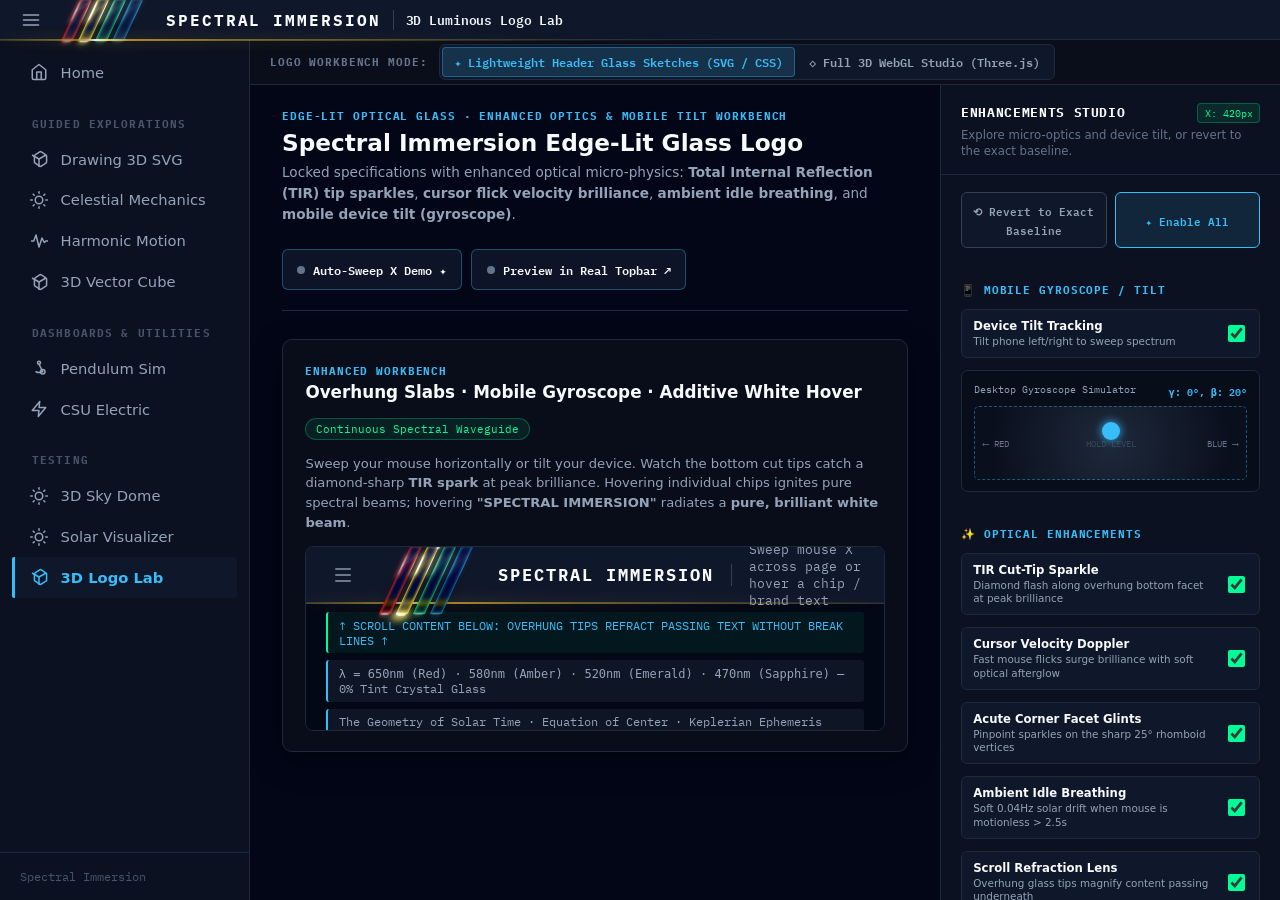
<file: logo-lab/index.html>
<!DOCTYPE html><html lang="en" data-astro-cid-37fxchfa style="--mainPadding: 0;--mainMaxWidth: none;--bodyOverflow: hidden;"> <head><meta charset="utf-8"><link rel="icon" type="image/svg+xml" href="/logo.svg"><link rel="icon" href="/favicon.svg"><meta name="viewport" content="width=device-width, initial-scale=1.0"><meta name="generator" content="Astro v6.4.8"><title>3D Luminous Logo Lab</title><!-- Google Fonts for IBM Plex Mono --><link rel="preconnect" href="https://fonts.googleapis.com"><link rel="preconnect" href="https://fonts.gstatic.com" crossorigin><link href="https://fonts.googleapis.com/css2?family=IBM+Plex+Mono:wght@500;700&display=swap" rel="stylesheet"><link rel="stylesheet" href="/_astro/vendor-katex.DbX94k4-.css"><link rel="stylesheet" href="/_astro/BaseLayout.CigGMXHI.css"><link rel="stylesheet" href="/_astro/logo-lab.B7ZMDFTg.css"><link rel="stylesheet" href="/_astro/LogoTinkerLab.--McXwtI.css"></head> <body data-astro-cid-37fxchfa style="--mainPadding: 0;--mainMaxWidth: none;--bodyOverflow: hidden;"> <div id="app-layout" class="app-layout" data-astro-cid-37fxchfa style="--mainPadding: 0;--mainMaxWidth: none;--bodyOverflow: hidden;"> <!-- Pinned Top Bar --> <header class="topbar" data-astro-cid-37fxchfa style="--mainPadding: 0;--mainMaxWidth: none;--bodyOverflow: hidden;"> <div class="topbar-left" data-astro-cid-37fxchfa style="--mainPadding: 0;--mainMaxWidth: none;--bodyOverflow: hidden;"> <button id="nav-toggle" class="nav-toggle-btn" aria-label="Toggle navigation menu" aria-expanded="true" data-astro-cid-37fxchfa style="--mainPadding: 0;--mainMaxWidth: none;--bodyOverflow: hidden;"> <svg width="20" height="20" viewBox="0 0 24 24" fill="none" stroke="currentColor" stroke-width="2" stroke-linecap="round" stroke-linejoin="round" data-astro-cid-37fxchfa style="--mainPadding: 0;--mainMaxWidth: none;--bodyOverflow: hidden;"> <line x1="3" y1="6" x2="21" y2="6" data-astro-cid-37fxchfa style="--mainPadding: 0;--mainMaxWidth: none;--bodyOverflow: hidden;"></line> <line x1="3" y1="12" x2="21" y2="12" data-astro-cid-37fxchfa style="--mainPadding: 0;--mainMaxWidth: none;--bodyOverflow: hidden;"></line> <line x1="3" y1="18" x2="21" y2="18" data-astro-cid-37fxchfa style="--mainPadding: 0;--mainMaxWidth: none;--bodyOverflow: hidden;"></line> </svg> </button> <style>astro-island,astro-slot,astro-static-slot{display:contents}</style><script>(()=>{var e=async t=>{await(await t())()};(self.Astro||(self.Astro={})).load=e;window.dispatchEvent(new Event("astro:load"));})();</script><script>(()=>{var g=Object.defineProperty;var w=(c,s,d)=>s in c?g(c,s,{enumerable:!0,configurable:!0,writable:!0,value:d}):c[s]=d;var l=(c,s,d)=>w(c,typeof s!="symbol"?s+"":s,d);var E=new Set(["__proto__","constructor","prototype"]);{let c={0:t=>y(t),1:t=>d(t),2:t=>new RegExp(t),3:t=>new Date(t),4:t=>new Map(d(t)),5:t=>new Set(d(t)),6:t=>BigInt(t),7:t=>new URL(t),8:t=>new Uint8Array(t),9:t=>new Uint16Array(t),10:t=>new Uint32Array(t),11:t=>Number.POSITIVE_INFINITY*t},s=t=>{let[p,e]=t;return p in c?c[p](e):void 0},d=t=>t.map(s),y=t=>typeof t!="object"||t===null?t:Object.fromEntries(Object.entries(t).map(([p,e])=>[p,s(e)]));class f extends HTMLElement{constructor(){super(...arguments);l(this,"Component");l(this,"hydrator");l(this,"hydrate",async()=>{var b;if(!this.hydrator||!this.isConnected)return;let e=(b=this.parentElement)==null?void 0:b.closest("astro-island[ssr]");if(e){e.addEventListener("astro:hydrate",this.hydrate,{once:!0});return}let n=this.querySelectorAll("astro-slot"),r={},i=this.querySelectorAll("template[data-astro-template]");for(let o of i){let a=o.closest(this.tagName);a!=null&&a.isSameNode(this)&&(r[o.getAttribute("data-astro-template")||"default"]=o.innerHTML,o.remove())}for(let o of n){let a=o.closest(this.tagName);a!=null&&a.isSameNode(this)&&(r[o.getAttribute("name")||"default"]=o.innerHTML)}let u;try{u=this.hasAttribute("props")?y(JSON.parse(this.getAttribute("props"))):{}}catch(o){let a=this.getAttribute("component-url")||"<unknown>",v=this.getAttribute("component-export");throw v&&(a+=` (export ${v})`),console.error(`[hydrate] Error parsing props for component ${a}`,this.getAttribute("props"),o),o}let h;await this.hydrator(this)(this.Component,u,r,{client:this.getAttribute("client")}),this.removeAttribute("ssr"),this.dispatchEvent(new CustomEvent("astro:hydrate"))});l(this,"unmount",()=>{this.isConnected||this.dispatchEvent(new CustomEvent("astro:unmount"))})}disconnectedCallback(){document.removeEventListener("astro:after-swap",this.unmount),document.addEventListener("astro:after-swap",this.unmount,{once:!0})}connectedCallback(){if(!this.hasAttribute("await-children")||document.readyState==="interactive"||document.readyState==="complete")this.childrenConnectedCallback();else{let e=()=>{document.removeEventListener("DOMContentLoaded",e),n.disconnect(),this.childrenConnectedCallback()},n=new MutationObserver(()=>{var r;((r=this.lastChild)==null?void 0:r.nodeType)===Node.COMMENT_NODE&&this.lastChild.nodeValue==="astro:end"&&(this.lastChild.remove(),e())});n.observe(this,{childList:!0}),document.addEventListener("DOMContentLoaded",e)}}async childrenConnectedCallback(){let e=this.getAttribute("before-hydration-url");e&&await import(e),this.start()}getRetryImportUrl(e){let n=new URL(e,document.baseURI),r=`astro-retry=${Date.now()}`,i=n.hash.replace(/^#/,"");return n.hash=i?`${i}&${r}`:r,n.toString()}async importWithRetry(e){try{return await import(e)}catch(n){return await new Promise(r=>setTimeout(r,1e3)),import(this.getRetryImportUrl(e))}}handleHydrationError(e){let n=this.getAttribute("component-url"),r=new CustomEvent("astro:hydration-error",{cancelable:!0,bubbles:!0,composed:!0,detail:{error:e,componentUrl:n}});this.dispatchEvent(r)&&console.error(`[astro-island] Error hydrating ${n}`,e)}async start(){let e=JSON.parse(this.getAttribute("opts")),n=this.getAttribute("client");if(Astro[n]===void 0){window.addEventListener(`astro:${n}`,()=>this.start(),{once:!0});return}try{await Astro[n](async()=>{let r=this.getAttribute("renderer-url");try{let[i,{default:u}]=await Promise.all([this.importWithRetry(this.getAttribute("component-url")),r?this.importWithRetry(r):Promise.resolve({default:()=>()=>{}})]),h=this.getAttribute("component-export")||"default";if(h.includes(".")){this.Component=i;for(let m of h.split(".")){if(E.has(m)||!this.Component||typeof this.Component!="object"&&typeof this.Component!="function"||!Object.hasOwn(this.Component,m))throw new Error(`Invalid component export path: ${h}`);this.Component=this.Component[m]}}else{if(E.has(h))throw new Error(`Invalid component export path: ${h}`);this.Component=i[h]}return this.hydrator=u,this.hydrate}catch(i){return this.handleHydrationError(i),()=>{}}},e,this)}catch(r){this.handleHydrationError(r)}}attributeChangedCallback(){this.hydrate()}}l(f,"observedAttributes",["props"]),customElements.get("astro-island")||customElements.define("astro-island",f)}})();</script><astro-island uid="gemQ" component-url="/_astro/HeaderGlassLogo.BvBxbHWB.js" component-export="default" renderer-url="/_astro/client.svelte.CqfarIwW.js" props="{&quot;data-astro-cid-37fxchfa&quot;:[0,true]}" ssr client="load" opts="{&quot;name&quot;:&quot;HeaderGlassLogo&quot;,&quot;value&quot;:true}" await-children><!--[--><div class="header-glass-brand-root svelte-1ci3ikk" style=" --overhang: 0px; --pillar-w: 10px; --pillar-gap: 5px; --slant: -25deg; --tint: 0; --edge-power: 0.6; "><a href="/" class="brand-link svelte-1ci3ikk" aria-label="Spectral Immersion Home"><div class="contiguous-pillars-wrap svelte-1ci3ikk"><!--[--><div class="edgelit-slab svelte-1ci3ikk" style="
				--c-hex: #ff0200;
				--c-rgb: 255, 2, 0;
				--c-bright: #ffa1a0;
				--c-core: #ff3330;
				--glint-y: 29.2%;
				--hotspot-alpha: 0.769;
				--left-lit: 0.756;
				--right-lit: 0.756;
				--bottom-lit: 0.769;
				--act: 0.661;
			"><span class="bevel-glint-left svelte-1ci3ikk"></span> <span class="bevel-glint-right svelte-1ci3ikk"></span> <span class="bevel-glint-bottom svelte-1ci3ikk"></span></div><div class="edgelit-slab svelte-1ci3ikk" style="
				--c-hex: #f7d404;
				--c-rgb: 247, 212, 4;
				--c-bright: #fff8b3;
				--c-core: #ffe247;
				--glint-y: 29.2%;
				--hotspot-alpha: 0.986;
				--left-lit: 0.985;
				--right-lit: 0.985;
				--bottom-lit: 0.986;
				--act: 0.979;
			"><span class="bevel-glint-left svelte-1ci3ikk"></span> <span class="bevel-glint-right svelte-1ci3ikk"></span> <span class="bevel-glint-bottom svelte-1ci3ikk"></span></div><div class="edgelit-slab svelte-1ci3ikk" style="
				--c-hex: #00fe96;
				--c-rgb: 0, 254, 150;
				--c-bright: #b8ffdf;
				--c-core: #42ffb5;
				--glint-y: 29.2%;
				--hotspot-alpha: 0.573;
				--left-lit: 0.548;
				--right-lit: 0.548;
				--bottom-lit: 0.573;
				--act: 0.373;
			"><span class="bevel-glint-left svelte-1ci3ikk"></span> <span class="bevel-glint-right svelte-1ci3ikk"></span> <span class="bevel-glint-bottom svelte-1ci3ikk"></span></div><div class="edgelit-slab svelte-1ci3ikk" style="
				--c-hex: #00a5ff;
				--c-rgb: 0, 165, 255;
				--c-bright: #bae5ff;
				--c-core: #47c0ff;
				--glint-y: 29.2%;
				--hotspot-alpha: 0.415;
				--left-lit: 0.381;
				--right-lit: 0.381;
				--bottom-lit: 0.415;
				--act: 0.140;
			"><span class="bevel-glint-left svelte-1ci3ikk"></span> <span class="bevel-glint-right svelte-1ci3ikk"></span> <span class="bevel-glint-bottom svelte-1ci3ikk"></span></div><!--]--></div> <span class="brand-name svelte-1ci3ikk">Spectral Immersion</span></a> <div class="header-waveguide-border svelte-1ci3ikk" style="
			--border-glow-opacity: 0.886;
			--border-grad: linear-gradient(90deg,
				rgba(191, 152, 44, 0.27) 0px,
				rgba(191, 152, 44, 0.54) 48px,
				rgba(191, 152, 44, 0.80) 85px,
				#ffffff 95px,
				rgb(255, 242, 134) 103px,
				rgb(191, 152, 44) 130px,
				rgba(191, 152, 44, 0.64) 237px,
				rgba(191, 152, 44, 0.34) 406px,
				rgba(191, 152, 44, 0.12) 561px,
				transparent 742px,
				transparent 100%
			);
			--border-filter: drop-shadow(0 0 7px rgba(191, 152, 44, 0.73));
		"></div></div><!--]--><!--astro:end--></astro-island> <div class="topbar-divider" aria-hidden="true" data-astro-cid-37fxchfa style="--mainPadding: 0;--mainMaxWidth: none;--bodyOverflow: hidden;"></div> <div class="topbar-breadcrumbs" data-astro-cid-37fxchfa style="--mainPadding: 0;--mainMaxWidth: none;--bodyOverflow: hidden;"> <span class="breadcrumb-page" data-astro-cid-37fxchfa style="--mainPadding: 0;--mainMaxWidth: none;--bodyOverflow: hidden;">3D Luminous Logo Lab</span> <span id="breadcrumb-sep" class="breadcrumb-sep" hidden data-astro-cid-37fxchfa style="--mainPadding: 0;--mainMaxWidth: none;--bodyOverflow: hidden;">›</span> <span id="breadcrumb-section" class="breadcrumb-section" hidden data-astro-cid-37fxchfa style="--mainPadding: 0;--mainMaxWidth: none;--bodyOverflow: hidden;"></span> </div> </div> </header> <!-- App Body (Sidebar + Scrollable Main Content) --> <div class="app-container" data-astro-cid-37fxchfa style="--mainPadding: 0;--mainMaxWidth: none;--bodyOverflow: hidden;"> <!-- Backdrop overlay for mobile drawer --> <div id="nav-backdrop" class="nav-backdrop" aria-hidden="true" data-astro-cid-37fxchfa style="--mainPadding: 0;--mainMaxWidth: none;--bodyOverflow: hidden;"></div> <!-- Navigation Sidebar / Overlay Drawer --> <aside id="nav-sidebar" class="nav-sidebar" aria-label="Main Navigation" data-astro-cid-37fxchfa style="--mainPadding: 0;--mainMaxWidth: none;--bodyOverflow: hidden;"> <div class="drawer-header" data-astro-cid-37fxchfa style="--mainPadding: 0;--mainMaxWidth: none;--bodyOverflow: hidden;"> <div class="brand" data-astro-cid-37fxchfa style="--mainPadding: 0;--mainMaxWidth: none;--bodyOverflow: hidden;"> <div class="logo-container" data-astro-cid-37fxchfa style="--mainPadding: 0;--mainMaxWidth: none;--bodyOverflow: hidden;"> <img src="/logo.svg" alt="Spectral Immersion Logo" style="width: 100%; height: 100%; object-fit: contain;; --mainPadding: 0;--mainMaxWidth: none;--bodyOverflow: hidden;" data-astro-cid-37fxchfa> </div> <span class="brand-name" data-astro-cid-37fxchfa style="--mainPadding: 0;--mainMaxWidth: none;--bodyOverflow: hidden;">Spectral Immersion</span> </div> <button id="drawer-close" class="drawer-close-btn" aria-label="Close menu" data-astro-cid-37fxchfa style="--mainPadding: 0;--mainMaxWidth: none;--bodyOverflow: hidden;"> <svg width="20" height="20" viewBox="0 0 24 24" fill="none" stroke="currentColor" stroke-width="2" stroke-linecap="round" stroke-linejoin="round" data-astro-cid-37fxchfa style="--mainPadding: 0;--mainMaxWidth: none;--bodyOverflow: hidden;"> <line x1="18" y1="6" x2="6" y2="18" data-astro-cid-37fxchfa style="--mainPadding: 0;--mainMaxWidth: none;--bodyOverflow: hidden;"></line> <line x1="6" y1="6" x2="18" y2="18" data-astro-cid-37fxchfa style="--mainPadding: 0;--mainMaxWidth: none;--bodyOverflow: hidden;"></line> </svg> </button> </div> <nav class="sidebar-nav" style="padding-top: 0.75rem;; --mainPadding: 0;--mainMaxWidth: none;--bodyOverflow: hidden;" data-astro-cid-37fxchfa> <div class="sidebar-group" data-astro-cid-37fxchfa style="--mainPadding: 0;--mainMaxWidth: none;--bodyOverflow: hidden;">  <div class="nav-item-group" data-astro-cid-37fxchfa style="--mainPadding: 0;--mainMaxWidth: none;--bodyOverflow: hidden;"> <a href="/" class="nav-item-link" data-astro-cid-37fxchfa style="--mainPadding: 0;--mainMaxWidth: none;--bodyOverflow: hidden;"> <span class="nav-item-icon" data-astro-cid-37fxchfa style="--mainPadding: 0;--mainMaxWidth: none;--bodyOverflow: hidden;"> <svg width="18" height="18" viewBox="0 0 24 24" fill="none" stroke="currentColor" stroke-width="2" stroke-linecap="round" stroke-linejoin="round" data-astro-cid-37fxchfa style="--mainPadding: 0;--mainMaxWidth: none;--bodyOverflow: hidden;"> <path d="M3 9l9-7 9 7v11a2 2 0 0 1-2 2H5a2 2 0 0 1-2-2z" data-astro-cid-37fxchfa style="--mainPadding: 0;--mainMaxWidth: none;--bodyOverflow: hidden;"></path> <polyline points="9 22 9 12 15 12 15 22" data-astro-cid-37fxchfa style="--mainPadding: 0;--mainMaxWidth: none;--bodyOverflow: hidden;"></polyline> </svg>      </span> <span data-astro-cid-37fxchfa style="--mainPadding: 0;--mainMaxWidth: none;--bodyOverflow: hidden;">Home</span> </a>  </div> </div><div class="sidebar-group" data-astro-cid-37fxchfa style="--mainPadding: 0;--mainMaxWidth: none;--bodyOverflow: hidden;"> <div class="sidebar-section-title" data-astro-cid-37fxchfa style="--mainPadding: 0;--mainMaxWidth: none;--bodyOverflow: hidden;">Guided Explorations</div> <div class="nav-item-group" data-astro-cid-37fxchfa style="--mainPadding: 0;--mainMaxWidth: none;--bodyOverflow: hidden;"> <a href="/svg3d" class="nav-item-link" data-astro-cid-37fxchfa style="--mainPadding: 0;--mainMaxWidth: none;--bodyOverflow: hidden;"> <span class="nav-item-icon" data-astro-cid-37fxchfa style="--mainPadding: 0;--mainMaxWidth: none;--bodyOverflow: hidden;">   <svg width="18" height="18" viewBox="0 0 24 24" fill="none" stroke="currentColor" stroke-width="2" stroke-linecap="round" stroke-linejoin="round" data-astro-cid-37fxchfa style="--mainPadding: 0;--mainMaxWidth: none;--bodyOverflow: hidden;"> <path d="m21.12 6.4-6-3.87a2 2 0 0 0-2.24 0l-6 3.87a2 2 0 0 0-1 1.74v7.72a2 2 0 0 0 1 1.74l6 3.87a2 2 0 0 0 2.24 0l6-3.87a2 2 0 0 0 1-1.74V8.14a2 2 0 0 0-1-1.74Z" data-astro-cid-37fxchfa style="--mainPadding: 0;--mainMaxWidth: none;--bodyOverflow: hidden;"></path> <path d="m3.3 7 8.7 5 8.7-5" data-astro-cid-37fxchfa style="--mainPadding: 0;--mainMaxWidth: none;--bodyOverflow: hidden;"></path> <path d="M12 22V12" data-astro-cid-37fxchfa style="--mainPadding: 0;--mainMaxWidth: none;--bodyOverflow: hidden;"></path> </svg>    </span> <span data-astro-cid-37fxchfa style="--mainPadding: 0;--mainMaxWidth: none;--bodyOverflow: hidden;">Drawing 3D SVG</span> </a>  </div><div class="nav-item-group" data-astro-cid-37fxchfa style="--mainPadding: 0;--mainMaxWidth: none;--bodyOverflow: hidden;"> <a href="/solar-scrolly" class="nav-item-link" data-astro-cid-37fxchfa style="--mainPadding: 0;--mainMaxWidth: none;--bodyOverflow: hidden;"> <span class="nav-item-icon" data-astro-cid-37fxchfa style="--mainPadding: 0;--mainMaxWidth: none;--bodyOverflow: hidden;">  <svg width="18" height="18" viewBox="0 0 24 24" fill="none" stroke="currentColor" stroke-width="2" stroke-linecap="round" stroke-linejoin="round" data-astro-cid-37fxchfa style="--mainPadding: 0;--mainMaxWidth: none;--bodyOverflow: hidden;"> <circle cx="12" cy="12" r="5" data-astro-cid-37fxchfa style="--mainPadding: 0;--mainMaxWidth: none;--bodyOverflow: hidden;"></circle> <line x1="12" y1="1" x2="12" y2="3" data-astro-cid-37fxchfa style="--mainPadding: 0;--mainMaxWidth: none;--bodyOverflow: hidden;"></line> <line x1="12" y1="21" x2="12" y2="23" data-astro-cid-37fxchfa style="--mainPadding: 0;--mainMaxWidth: none;--bodyOverflow: hidden;"></line> <line x1="4.22" y1="4.22" x2="5.64" y2="5.64" data-astro-cid-37fxchfa style="--mainPadding: 0;--mainMaxWidth: none;--bodyOverflow: hidden;"></line> <line x1="18.36" y1="18.36" x2="19.78" y2="19.78" data-astro-cid-37fxchfa style="--mainPadding: 0;--mainMaxWidth: none;--bodyOverflow: hidden;"></line> <line x1="1" y1="12" x2="3" y2="12" data-astro-cid-37fxchfa style="--mainPadding: 0;--mainMaxWidth: none;--bodyOverflow: hidden;"></line> <line x1="21" y1="12" x2="23" y2="12" data-astro-cid-37fxchfa style="--mainPadding: 0;--mainMaxWidth: none;--bodyOverflow: hidden;"></line> <line x1="4.22" y1="19.78" x2="5.64" y2="18.36" data-astro-cid-37fxchfa style="--mainPadding: 0;--mainMaxWidth: none;--bodyOverflow: hidden;"></line> <line x1="18.36" y1="5.64" x2="19.78" y2="4.22" data-astro-cid-37fxchfa style="--mainPadding: 0;--mainMaxWidth: none;--bodyOverflow: hidden;"></line> </svg>     </span> <span data-astro-cid-37fxchfa style="--mainPadding: 0;--mainMaxWidth: none;--bodyOverflow: hidden;">Celestial Mechanics</span> </a>  </div><div class="nav-item-group" data-astro-cid-37fxchfa style="--mainPadding: 0;--mainMaxWidth: none;--bodyOverflow: hidden;"> <a href="/harmonic-motion" class="nav-item-link" data-astro-cid-37fxchfa style="--mainPadding: 0;--mainMaxWidth: none;--bodyOverflow: hidden;"> <span class="nav-item-icon" data-astro-cid-37fxchfa style="--mainPadding: 0;--mainMaxWidth: none;--bodyOverflow: hidden;">    <svg width="18" height="18" viewBox="0 0 24 24" fill="none" stroke="currentColor" stroke-width="2" stroke-linecap="round" stroke-linejoin="round" data-astro-cid-37fxchfa style="--mainPadding: 0;--mainMaxWidth: none;--bodyOverflow: hidden;"> <path d="M2 12h3l3-8 4 16 4-12 3 6 2-2h3" data-astro-cid-37fxchfa style="--mainPadding: 0;--mainMaxWidth: none;--bodyOverflow: hidden;"></path> </svg>   </span> <span data-astro-cid-37fxchfa style="--mainPadding: 0;--mainMaxWidth: none;--bodyOverflow: hidden;">Harmonic Motion</span> </a>  </div><div class="nav-item-group" data-astro-cid-37fxchfa style="--mainPadding: 0;--mainMaxWidth: none;--bodyOverflow: hidden;"> <a href="/cube" class="nav-item-link" data-astro-cid-37fxchfa style="--mainPadding: 0;--mainMaxWidth: none;--bodyOverflow: hidden;"> <span class="nav-item-icon" data-astro-cid-37fxchfa style="--mainPadding: 0;--mainMaxWidth: none;--bodyOverflow: hidden;">   <svg width="18" height="18" viewBox="0 0 24 24" fill="none" stroke="currentColor" stroke-width="2" stroke-linecap="round" stroke-linejoin="round" data-astro-cid-37fxchfa style="--mainPadding: 0;--mainMaxWidth: none;--bodyOverflow: hidden;"> <path d="m21.12 6.4-6-3.87a2 2 0 0 0-2.24 0l-6 3.87a2 2 0 0 0-1 1.74v7.72a2 2 0 0 0 1 1.74l6 3.87a2 2 0 0 0 2.24 0l6-3.87a2 2 0 0 0 1-1.74V8.14a2 2 0 0 0-1-1.74Z" data-astro-cid-37fxchfa style="--mainPadding: 0;--mainMaxWidth: none;--bodyOverflow: hidden;"></path> <path d="m3.3 7 8.7 5 8.7-5" data-astro-cid-37fxchfa style="--mainPadding: 0;--mainMaxWidth: none;--bodyOverflow: hidden;"></path> <path d="M12 22V12" data-astro-cid-37fxchfa style="--mainPadding: 0;--mainMaxWidth: none;--bodyOverflow: hidden;"></path> </svg>    </span> <span data-astro-cid-37fxchfa style="--mainPadding: 0;--mainMaxWidth: none;--bodyOverflow: hidden;">3D Vector Cube</span> </a>  </div> </div><div class="sidebar-group" data-astro-cid-37fxchfa style="--mainPadding: 0;--mainMaxWidth: none;--bodyOverflow: hidden;"> <div class="sidebar-section-title" data-astro-cid-37fxchfa style="--mainPadding: 0;--mainMaxWidth: none;--bodyOverflow: hidden;">Dashboards &amp; Utilities</div> <div class="nav-item-group" data-astro-cid-37fxchfa style="--mainPadding: 0;--mainMaxWidth: none;--bodyOverflow: hidden;"> <a href="/pendulum" class="nav-item-link" data-astro-cid-37fxchfa style="--mainPadding: 0;--mainMaxWidth: none;--bodyOverflow: hidden;"> <span class="nav-item-icon" data-astro-cid-37fxchfa style="--mainPadding: 0;--mainMaxWidth: none;--bodyOverflow: hidden;">     <svg width="18" height="18" viewBox="0 0 24 24" fill="none" stroke="currentColor" stroke-width="2" stroke-linecap="round" stroke-linejoin="round" data-astro-cid-37fxchfa style="--mainPadding: 0;--mainMaxWidth: none;--bodyOverflow: hidden;"> <circle cx="12" cy="5" r="2" data-astro-cid-37fxchfa style="--mainPadding: 0;--mainMaxWidth: none;--bodyOverflow: hidden;"></circle> <line x1="12" y1="7" x2="17" y2="17" data-astro-cid-37fxchfa style="--mainPadding: 0;--mainMaxWidth: none;--bodyOverflow: hidden;"></line> <circle cx="17" cy="17" r="3" data-astro-cid-37fxchfa style="--mainPadding: 0;--mainMaxWidth: none;--bodyOverflow: hidden;"></circle> <path d="M8 17a8 8 0 0 0 8 0" data-astro-cid-37fxchfa style="--mainPadding: 0;--mainMaxWidth: none;--bodyOverflow: hidden;"></path> </svg>  </span> <span data-astro-cid-37fxchfa style="--mainPadding: 0;--mainMaxWidth: none;--bodyOverflow: hidden;">Pendulum Sim</span> </a>  </div><div class="nav-item-group" data-astro-cid-37fxchfa style="--mainPadding: 0;--mainMaxWidth: none;--bodyOverflow: hidden;"> <a href="/csu" class="nav-item-link" data-astro-cid-37fxchfa style="--mainPadding: 0;--mainMaxWidth: none;--bodyOverflow: hidden;"> <span class="nav-item-icon" data-astro-cid-37fxchfa style="--mainPadding: 0;--mainMaxWidth: none;--bodyOverflow: hidden;">      <svg width="18" height="18" viewBox="0 0 24 24" fill="none" stroke="currentColor" stroke-width="2" stroke-linecap="round" stroke-linejoin="round" data-astro-cid-37fxchfa style="--mainPadding: 0;--mainMaxWidth: none;--bodyOverflow: hidden;"> <polygon points="13 2 3 14 12 14 11 22 21 10 12 10 13 2" data-astro-cid-37fxchfa style="--mainPadding: 0;--mainMaxWidth: none;--bodyOverflow: hidden;"></polygon> </svg> </span> <span data-astro-cid-37fxchfa style="--mainPadding: 0;--mainMaxWidth: none;--bodyOverflow: hidden;">CSU Electric</span> </a>  </div> </div><div class="sidebar-group" data-astro-cid-37fxchfa style="--mainPadding: 0;--mainMaxWidth: none;--bodyOverflow: hidden;"> <div class="sidebar-section-title" data-astro-cid-37fxchfa style="--mainPadding: 0;--mainMaxWidth: none;--bodyOverflow: hidden;">Testing</div> <div class="nav-item-group" data-astro-cid-37fxchfa style="--mainPadding: 0;--mainMaxWidth: none;--bodyOverflow: hidden;"> <a href="/sky-dome" class="nav-item-link" data-astro-cid-37fxchfa style="--mainPadding: 0;--mainMaxWidth: none;--bodyOverflow: hidden;"> <span class="nav-item-icon" data-astro-cid-37fxchfa style="--mainPadding: 0;--mainMaxWidth: none;--bodyOverflow: hidden;">  <svg width="18" height="18" viewBox="0 0 24 24" fill="none" stroke="currentColor" stroke-width="2" stroke-linecap="round" stroke-linejoin="round" data-astro-cid-37fxchfa style="--mainPadding: 0;--mainMaxWidth: none;--bodyOverflow: hidden;"> <circle cx="12" cy="12" r="5" data-astro-cid-37fxchfa style="--mainPadding: 0;--mainMaxWidth: none;--bodyOverflow: hidden;"></circle> <line x1="12" y1="1" x2="12" y2="3" data-astro-cid-37fxchfa style="--mainPadding: 0;--mainMaxWidth: none;--bodyOverflow: hidden;"></line> <line x1="12" y1="21" x2="12" y2="23" data-astro-cid-37fxchfa style="--mainPadding: 0;--mainMaxWidth: none;--bodyOverflow: hidden;"></line> <line x1="4.22" y1="4.22" x2="5.64" y2="5.64" data-astro-cid-37fxchfa style="--mainPadding: 0;--mainMaxWidth: none;--bodyOverflow: hidden;"></line> <line x1="18.36" y1="18.36" x2="19.78" y2="19.78" data-astro-cid-37fxchfa style="--mainPadding: 0;--mainMaxWidth: none;--bodyOverflow: hidden;"></line> <line x1="1" y1="12" x2="3" y2="12" data-astro-cid-37fxchfa style="--mainPadding: 0;--mainMaxWidth: none;--bodyOverflow: hidden;"></line> <line x1="21" y1="12" x2="23" y2="12" data-astro-cid-37fxchfa style="--mainPadding: 0;--mainMaxWidth: none;--bodyOverflow: hidden;"></line> <line x1="4.22" y1="19.78" x2="5.64" y2="18.36" data-astro-cid-37fxchfa style="--mainPadding: 0;--mainMaxWidth: none;--bodyOverflow: hidden;"></line> <line x1="18.36" y1="5.64" x2="19.78" y2="4.22" data-astro-cid-37fxchfa style="--mainPadding: 0;--mainMaxWidth: none;--bodyOverflow: hidden;"></line> </svg>     </span> <span data-astro-cid-37fxchfa style="--mainPadding: 0;--mainMaxWidth: none;--bodyOverflow: hidden;">3D Sky Dome</span> </a>  </div><div class="nav-item-group" data-astro-cid-37fxchfa style="--mainPadding: 0;--mainMaxWidth: none;--bodyOverflow: hidden;"> <a href="/solar" class="nav-item-link" data-astro-cid-37fxchfa style="--mainPadding: 0;--mainMaxWidth: none;--bodyOverflow: hidden;"> <span class="nav-item-icon" data-astro-cid-37fxchfa style="--mainPadding: 0;--mainMaxWidth: none;--bodyOverflow: hidden;">  <svg width="18" height="18" viewBox="0 0 24 24" fill="none" stroke="currentColor" stroke-width="2" stroke-linecap="round" stroke-linejoin="round" data-astro-cid-37fxchfa style="--mainPadding: 0;--mainMaxWidth: none;--bodyOverflow: hidden;"> <circle cx="12" cy="12" r="5" data-astro-cid-37fxchfa style="--mainPadding: 0;--mainMaxWidth: none;--bodyOverflow: hidden;"></circle> <line x1="12" y1="1" x2="12" y2="3" data-astro-cid-37fxchfa style="--mainPadding: 0;--mainMaxWidth: none;--bodyOverflow: hidden;"></line> <line x1="12" y1="21" x2="12" y2="23" data-astro-cid-37fxchfa style="--mainPadding: 0;--mainMaxWidth: none;--bodyOverflow: hidden;"></line> <line x1="4.22" y1="4.22" x2="5.64" y2="5.64" data-astro-cid-37fxchfa style="--mainPadding: 0;--mainMaxWidth: none;--bodyOverflow: hidden;"></line> <line x1="18.36" y1="18.36" x2="19.78" y2="19.78" data-astro-cid-37fxchfa style="--mainPadding: 0;--mainMaxWidth: none;--bodyOverflow: hidden;"></line> <line x1="1" y1="12" x2="3" y2="12" data-astro-cid-37fxchfa style="--mainPadding: 0;--mainMaxWidth: none;--bodyOverflow: hidden;"></line> <line x1="21" y1="12" x2="23" y2="12" data-astro-cid-37fxchfa style="--mainPadding: 0;--mainMaxWidth: none;--bodyOverflow: hidden;"></line> <line x1="4.22" y1="19.78" x2="5.64" y2="18.36" data-astro-cid-37fxchfa style="--mainPadding: 0;--mainMaxWidth: none;--bodyOverflow: hidden;"></line> <line x1="18.36" y1="5.64" x2="19.78" y2="4.22" data-astro-cid-37fxchfa style="--mainPadding: 0;--mainMaxWidth: none;--bodyOverflow: hidden;"></line> </svg>     </span> <span data-astro-cid-37fxchfa style="--mainPadding: 0;--mainMaxWidth: none;--bodyOverflow: hidden;">Solar Visualizer</span> </a>  </div><div class="nav-item-group" data-astro-cid-37fxchfa style="--mainPadding: 0;--mainMaxWidth: none;--bodyOverflow: hidden;"> <a href="/logo-lab" class="nav-item-link active" data-astro-cid-37fxchfa style="--mainPadding: 0;--mainMaxWidth: none;--bodyOverflow: hidden;"> <span class="nav-item-icon" data-astro-cid-37fxchfa style="--mainPadding: 0;--mainMaxWidth: none;--bodyOverflow: hidden;">   <svg width="18" height="18" viewBox="0 0 24 24" fill="none" stroke="currentColor" stroke-width="2" stroke-linecap="round" stroke-linejoin="round" data-astro-cid-37fxchfa style="--mainPadding: 0;--mainMaxWidth: none;--bodyOverflow: hidden;"> <path d="m21.12 6.4-6-3.87a2 2 0 0 0-2.24 0l-6 3.87a2 2 0 0 0-1 1.74v7.72a2 2 0 0 0 1 1.74l6 3.87a2 2 0 0 0 2.24 0l6-3.87a2 2 0 0 0 1-1.74V8.14a2 2 0 0 0-1-1.74Z" data-astro-cid-37fxchfa style="--mainPadding: 0;--mainMaxWidth: none;--bodyOverflow: hidden;"></path> <path d="m3.3 7 8.7 5 8.7-5" data-astro-cid-37fxchfa style="--mainPadding: 0;--mainMaxWidth: none;--bodyOverflow: hidden;"></path> <path d="M12 22V12" data-astro-cid-37fxchfa style="--mainPadding: 0;--mainMaxWidth: none;--bodyOverflow: hidden;"></path> </svg>    </span> <span data-astro-cid-37fxchfa style="--mainPadding: 0;--mainMaxWidth: none;--bodyOverflow: hidden;">3D Logo Lab</span> </a>  </div> </div> </nav> <div class="sidebar-footer" data-astro-cid-37fxchfa style="--mainPadding: 0;--mainMaxWidth: none;--bodyOverflow: hidden;"> <span data-astro-cid-37fxchfa style="--mainPadding: 0;--mainMaxWidth: none;--bodyOverflow: hidden;">Spectral Immersion</span> </div> </aside> <!-- Scrollable Main Content --> <div class="main-scroll-area" data-astro-cid-37fxchfa style="--mainPadding: 0;--mainMaxWidth: none;--bodyOverflow: hidden;"> <main data-astro-cid-37fxchfa style="--mainPadding: 0;--mainMaxWidth: none;--bodyOverflow: hidden;">  <astro-island uid="1HyMp9" component-url="/_astro/LogoTinkerLab.CMGlBLgA.js" component-export="default" renderer-url="/_astro/client.svelte.CqfarIwW.js" props="{}" ssr client="load" opts="{&quot;name&quot;:&quot;LogoTinkerLab&quot;,&quot;value&quot;:true}" await-children><!--[--><div class="glass-lab-container svelte-rp1l1b"><div class="lab-mode-bar svelte-rp1l1b"><div class="mode-bar-left svelte-rp1l1b"><span class="mode-bar-label svelte-rp1l1b">LOGO WORKBENCH MODE:</span> <div class="mode-pill-switch svelte-rp1l1b"><button class="mode-switch-btn svelte-rp1l1b active">✦ Lightweight Header Glass Sketches (SVG / CSS)</button> <button class="mode-switch-btn svelte-rp1l1b">◇ Full 3D WebGL Studio (Three.js)</button></div></div></div> <!--[0--><div class="sketches-workbench svelte-1bqch03" style=" --overhang: 10px; --pillar-w: 10px; --pillar-gap: 5px; --slant: -25deg; --tint: 0; --edge-power: 0.6; "><div class="sketches-main svelte-1bqch03"><div class="intro-banner svelte-1bqch03"><div class="intro-text svelte-1bqch03"><span class="eyebrow svelte-1bqch03">EDGE-LIT OPTICAL GLASS · ENHANCED OPTICS &amp; MOBILE TILT WORKBENCH</span> <h2 class="svelte-1bqch03">Spectral Immersion Edge-Lit Glass Logo</h2> <p class="svelte-1bqch03">Locked specifications with enhanced optical micro-physics: <strong>Total Internal Reflection (TIR) tip sparkles</strong>, <strong>cursor flick velocity brilliance</strong>, <strong>ambient idle breathing</strong>, and <strong>mobile device tilt (gyroscope)</strong>.</p></div> <div class="banner-actions svelte-1bqch03"><button class="preview-toggle-btn svelte-1bqch03" title="Automatically sweep mouse X back and forth across the page"><span class="status-dot svelte-1bqch03"></span> Auto-Sweep X Demo ✦</button> <button class="preview-toggle-btn svelte-1bqch03"><span class="status-dot svelte-1bqch03"></span> Preview in Real Topbar ↗</button></div></div> <section class="sketch-card svelte-1bqch03"><div class="sketch-meta svelte-1bqch03"><div><span class="sketch-num svelte-1bqch03">ENHANCED WORKBENCH</span> <h3 class="svelte-1bqch03">Overhung Slabs · Mobile Gyroscope · Additive White Hover</h3></div> <div class="meta-tags svelte-1bqch03"><!--[-1--><!--]--> <span class="sketch-tag svelte-1bqch03">Continuous Spectral Waveguide</span></div></div> <p class="sketch-note svelte-1bqch03">Sweep your mouse horizontally or tilt your device. Watch the bottom cut tips catch a diamond-sharp <strong>TIR spark</strong> at peak brilliance. Hovering individual chips ignites pure spectral beams; hovering <strong>"SPECTRAL IMMERSION"</strong> radiates a <strong>pure, brilliant white beam</strong>.</p> <div class="mock-viewport svelte-1bqch03"><div class="mock-topbar svelte-1bqch03" style="
			--border-glow-opacity: 0.886;
			--border-grad: linear-gradient(90deg,
				rgba(191, 152, 44, 0.27) 0px,
				rgba(191, 152, 44, 0.54) 49px,
				rgba(191, 152, 44, 0.80) 87px,
				#ffffff 97px,
				rgb(255, 242, 134) 105px,
				rgb(191, 152, 44) 132px,
				rgba(191, 152, 44, 0.64) 239px,
				rgba(191, 152, 44, 0.34) 407px,
				rgba(191, 152, 44, 0.12) 561px,
				transparent 742px,
				transparent 100%
			);
			--border-filter: drop-shadow(0 0 7px rgba(191, 152, 44, 0.73));
		"><div class="mock-topbar-left svelte-1bqch03"><div class="mock-hamburger svelte-1bqch03" aria-hidden="true"><span class="svelte-1bqch03"></span><span class="svelte-1bqch03"></span><span class="svelte-1bqch03"></span></div>  <div id="pillars-wrap-source" class="contiguous-pillars-wrap"><!--[--><div class="edgelit-slab has-refraction" style="
				--c-hex: #ff0200;
				--c-rgb: 255, 2, 0;
				--c-bright: #ffa1a0;
				--c-core: #ff3330;
				--glint-y: 29.2%;
				--hotspot-alpha: 0.769;
				--left-lit: 0.756;
				--right-lit: 0.756;
				--bottom-lit: 0.769;
				--act: 0.661;
				--tip-sparkle: 0.030;
				--corner-sparkle: 0.000;
			"><span class="bevel-glint-left"></span> <span class="bevel-glint-right"></span> <span class="bevel-glint-bottom"></span> <span class="tir-tip-sparkle"></span> <span class="corner-sparkle-top"></span> <span class="corner-sparkle-bottom"></span></div><div class="edgelit-slab has-refraction" style="
				--c-hex: #f7d404;
				--c-rgb: 247, 212, 4;
				--c-bright: #fff8b3;
				--c-core: #ffe247;
				--glint-y: 29.2%;
				--hotspot-alpha: 0.986;
				--left-lit: 0.985;
				--right-lit: 0.985;
				--bottom-lit: 0.986;
				--act: 0.979;
				--tip-sparkle: 0.921;
				--corner-sparkle: 0.906;
			"><span class="bevel-glint-left"></span> <span class="bevel-glint-right"></span> <span class="bevel-glint-bottom"></span> <span class="tir-tip-sparkle"></span> <span class="corner-sparkle-top"></span> <span class="corner-sparkle-bottom"></span></div><div class="edgelit-slab has-refraction" style="
				--c-hex: #00fe96;
				--c-rgb: 0, 254, 150;
				--c-bright: #b8ffdf;
				--c-core: #42ffb5;
				--glint-y: 29.2%;
				--hotspot-alpha: 0.573;
				--left-lit: 0.548;
				--right-lit: 0.548;
				--bottom-lit: 0.573;
				--act: 0.373;
				--tip-sparkle: 0.000;
				--corner-sparkle: 0.000;
			"><span class="bevel-glint-left"></span> <span class="bevel-glint-right"></span> <span class="bevel-glint-bottom"></span> <span class="tir-tip-sparkle"></span> <span class="corner-sparkle-top"></span> <span class="corner-sparkle-bottom"></span></div><div class="edgelit-slab has-refraction" style="
				--c-hex: #00a5ff;
				--c-rgb: 0, 165, 255;
				--c-bright: #bae5ff;
				--c-core: #47c0ff;
				--glint-y: 29.2%;
				--hotspot-alpha: 0.415;
				--left-lit: 0.381;
				--right-lit: 0.381;
				--bottom-lit: 0.415;
				--act: 0.140;
				--tip-sparkle: 0.000;
				--corner-sparkle: 0.000;
			"><span class="bevel-glint-left"></span> <span class="bevel-glint-right"></span> <span class="bevel-glint-bottom"></span> <span class="tir-tip-sparkle"></span> <span class="corner-sparkle-top"></span> <span class="corner-sparkle-bottom"></span></div><!--]--></div> <span class="mock-brand-name svelte-1bqch03">SPECTRAL IMMERSION</span> <div class="mock-divider svelte-1bqch03"></div> <span class="mock-crumb svelte-1bqch03">Sweep mouse X across page or hover a chip / brand text</span></div> <div class="header-waveguide-border svelte-1bqch03"></div></div> <div class="mock-scroll-content svelte-1bqch03"><div class="scroll-demo-grid svelte-1bqch03"><div class="scroll-demo-line accent svelte-1bqch03"><span>↑ SCROLL CONTENT BELOW: OVERHUNG TIPS REFRACT PASSING TEXT WITHOUT BREAK LINES ↑</span></div> <div class="scroll-demo-line svelte-1bqch03"><code>λ = 650nm (Red) · 580nm (Amber) · 520nm (Emerald) · 470nm (Sapphire)</code> — 0% Tint Crystal Glass</div> <div class="scroll-demo-line svelte-1bqch03"><span>The Geometry of Solar Time · Equation of Center · Keplerian Ephemeris</span></div> <div class="scroll-demo-line svelte-1bqch03"><span>Harmonic Oscillator Phase Portrait · Viscous Damping Trajectory</span></div> <div class="scroll-demo-line svelte-1bqch03"><span>3D Euclidean Perspective Projection · Analytic Dome Silhouettes</span></div></div></div></div></section></div> <aside class="sketches-controls svelte-1bqch03"><div class="controls-header svelte-1bqch03"><div class="controls-title-row svelte-1bqch03"><h3 class="svelte-1bqch03">Enhancements Studio</h3> <span class="cursor-readout svelte-1bqch03">X: 420px</span></div> <p class="svelte-1bqch03">Explore micro-optics and device tilt, or revert to the exact baseline.</p></div> <div class="controls-scroll svelte-1bqch03"><div class="preset-actions-row svelte-1bqch03"><button class="action-btn revert svelte-1bqch03" title="Disable all enhancements and test the exact locked baseline">⟲ Revert to Exact Baseline</button> <button class="action-btn enable-all svelte-1bqch03" title="Enable all optical enhancements">✦ Enable All</button></div> <div class="ctrl-divider svelte-1bqch03"></div> <div class="ctrl-section svelte-1bqch03"><div class="section-title-row svelte-1bqch03"><span class="ctrl-section-title svelte-1bqch03">📱 Mobile Gyroscope / Tilt</span> <!--[-1--><!--]--></div> <!--[-1--><!--]--> <div class="ctrl-toggle-row svelte-1bqch03"><div><span class="ctrl-toggle-label svelte-1bqch03">Device Tilt Tracking</span> <p class="ctrl-toggle-desc svelte-1bqch03">Tilt phone left/right to sweep spectrum</p></div> <input type="checkbox" checked="" class="custom-checkbox svelte-1bqch03"/></div> <div class="sim-tilt-container svelte-1bqch03"><div class="sim-tilt-header svelte-1bqch03"><span>Desktop Gyroscope Simulator</span> <span class="tilt-readout svelte-1bqch03">γ: 0°, β: 20°</span></div> <div class="sim-tilt-pad svelte-1bqch03" title="Move mouse inside this pad to simulate tilting a phone in your hands"><div class="sim-phone-bubble svelte-1bqch03" style="left: 50%; top: 33%;"></div> <span class="pad-label left svelte-1bqch03">⟵ RED</span> <span class="pad-label center svelte-1bqch03">HOLD LEVEL</span> <span class="pad-label right svelte-1bqch03">BLUE ⟶</span></div></div></div> <div class="ctrl-divider svelte-1bqch03"></div> <div class="ctrl-section svelte-1bqch03"><span class="ctrl-section-title svelte-1bqch03">✨ Optical Enhancements</span> <div class="ctrl-toggle-row svelte-1bqch03"><div><span class="ctrl-toggle-label svelte-1bqch03">TIR Cut-Tip Sparkle</span> <p class="ctrl-toggle-desc svelte-1bqch03">Diamond flash along overhung bottom facet at peak brilliance</p></div> <input type="checkbox" checked="" class="custom-checkbox svelte-1bqch03"/></div> <div class="ctrl-toggle-row svelte-1bqch03"><div><span class="ctrl-toggle-label svelte-1bqch03">Cursor Velocity Doppler</span> <p class="ctrl-toggle-desc svelte-1bqch03">Fast mouse flicks surge brilliance with soft optical afterglow</p></div> <input type="checkbox" checked="" class="custom-checkbox svelte-1bqch03"/></div> <div class="ctrl-toggle-row svelte-1bqch03"><div><span class="ctrl-toggle-label svelte-1bqch03">Acute Corner Facet Glints</span> <p class="ctrl-toggle-desc svelte-1bqch03">Pinpoint sparkles on the sharp 25° rhomboid vertices</p></div> <input type="checkbox" checked="" class="custom-checkbox svelte-1bqch03"/></div> <div class="ctrl-toggle-row svelte-1bqch03"><div><span class="ctrl-toggle-label svelte-1bqch03">Ambient Idle Breathing</span> <p class="ctrl-toggle-desc svelte-1bqch03">Soft 0.04Hz solar drift when mouse is motionless > 2.5s</p></div> <input type="checkbox" checked="" class="custom-checkbox svelte-1bqch03"/></div> <div class="ctrl-toggle-row svelte-1bqch03"><div><span class="ctrl-toggle-label svelte-1bqch03">Scroll Refraction Lens</span> <p class="ctrl-toggle-desc svelte-1bqch03">Overhung glass tips magnify content passing underneath</p></div> <input type="checkbox" checked="" class="custom-checkbox svelte-1bqch03"/></div></div> <div class="ctrl-divider svelte-1bqch03"></div> <div class="ctrl-section svelte-1bqch03"><span class="ctrl-section-title svelte-1bqch03">Live Channel Monitor</span> <div class="channel-monitor-list svelte-1bqch03"><!--[--><div class="channel-monitor-row svelte-1bqch03"><span class="chan-dot svelte-1bqch03" style="background: #ff0200; box-shadow: 0 0 6px #ff0200;"></span> <span class="chan-name svelte-1bqch03">650nm Red</span> <div class="chan-meter-track svelte-1bqch03"><div class="chan-meter-fill svelte-1bqch03" style="width: 66%; background: #ff0200;"></div></div> <span class="chan-pct svelte-1bqch03">66%</span></div><div class="channel-monitor-row svelte-1bqch03"><span class="chan-dot svelte-1bqch03" style="background: #f7d404; box-shadow: 0 0 6px #f7d404;"></span> <span class="chan-name svelte-1bqch03">580nm Amber</span> <div class="chan-meter-track svelte-1bqch03"><div class="chan-meter-fill svelte-1bqch03" style="width: 98%; background: #f7d404;"></div></div> <span class="chan-pct svelte-1bqch03">98%</span></div><div class="channel-monitor-row svelte-1bqch03"><span class="chan-dot svelte-1bqch03" style="background: #00fe96; box-shadow: 0 0 6px #00fe96;"></span> <span class="chan-name svelte-1bqch03">520nm Emerald</span> <div class="chan-meter-track svelte-1bqch03"><div class="chan-meter-fill svelte-1bqch03" style="width: 37%; background: #00fe96;"></div></div> <span class="chan-pct svelte-1bqch03">37%</span></div><div class="channel-monitor-row svelte-1bqch03"><span class="chan-dot svelte-1bqch03" style="background: #00a5ff; box-shadow: 0 0 6px #00a5ff;"></span> <span class="chan-name svelte-1bqch03">470nm Sapphire</span> <div class="chan-meter-track svelte-1bqch03"><div class="chan-meter-fill svelte-1bqch03" style="width: 14%; background: #00a5ff;"></div></div> <span class="chan-pct svelte-1bqch03">14%</span></div><!--]--></div></div> <div class="ctrl-divider svelte-1bqch03"></div> <div class="locked-specs-card svelte-1bqch03"><span class="locked-title svelte-1bqch03">Locked Baseline Specs</span> <div class="spec-grid svelte-1bqch03"><div class="spec-item svelte-1bqch03"><span class="k svelte-1bqch03">Overhang:</span> <span class="v svelte-1bqch03">+10px</span></div> <div class="spec-item svelte-1bqch03"><span class="k svelte-1bqch03">Slab Width:</span> <span class="v svelte-1bqch03">10px</span></div> <div class="spec-item svelte-1bqch03"><span class="k svelte-1bqch03">Slab Gap:</span> <span class="v svelte-1bqch03">5px</span></div> <div class="spec-item svelte-1bqch03"><span class="k svelte-1bqch03">Retro Slant:</span> <span class="v svelte-1bqch03">-25°</span></div> <div class="spec-item svelte-1bqch03"><span class="k svelte-1bqch03">Face Tint:</span> <span class="v svelte-1bqch03">0% (Clear)</span></div> <div class="spec-item svelte-1bqch03"><span class="k svelte-1bqch03">Beam Reach:</span> <span class="v svelte-1bqch03">900px</span></div> <div class="spec-item svelte-1bqch03"><span class="k svelte-1bqch03">Sweep Spread:</span> <span class="v svelte-1bqch03">45%</span></div> <div class="spec-item svelte-1bqch03"><span class="k svelte-1bqch03">Edge Bevels:</span> <span class="v svelte-1bqch03">60%</span></div> <div class="spec-item full svelte-1bqch03"><span class="k svelte-1bqch03">Logo Hover:</span> <span class="v svelte-1bqch03">Pure Additive White</span></div></div></div></div></aside></div><!--]--></div><!--]--><!--astro:end--></astro-island>  </main> </div> </div> </div> <script type="module">let g=null,b=null;function w(){g&&(g.disconnect(),g=null),b&&(b(),b=null);const c=document.getElementById("app-layout"),d=document.getElementById("nav-toggle"),L=document.getElementById("drawer-close"),I=document.getElementById("nav-backdrop"),x=document.querySelectorAll(".nav-item-link");function f(){return window.innerWidth<1024}function C(){if(f()){const t=c?.classList.toggle("drawer-open");d?.setAttribute("aria-expanded",String(t))}else{const t=c?.classList.toggle("sidebar-collapsed");d?.setAttribute("aria-expanded",String(!t));try{localStorage.setItem("sidebar-collapsed",String(t))}catch{}}}function l(){c?.classList.contains("drawer-open")&&(c.classList.remove("drawer-open"),d?.setAttribute("aria-expanded","false"))}d?.addEventListener("click",C),L?.addEventListener("click",l),I?.addEventListener("click",l);const E=t=>{t.key==="Escape"&&l()};if(window.addEventListener("keydown",E),x.forEach(t=>{t.addEventListener("click",()=>{f()&&l()})}),!f())try{localStorage.getItem("sidebar-collapsed")==="true"&&(c?.classList.add("sidebar-collapsed"),d?.setAttribute("aria-expanded","false"))}catch{}const s=document.getElementById("active-page-subnav"),v=document.getElementById("breadcrumb-sep"),u=document.getElementById("breadcrumb-section");let r=[];function k(t,i,e){if(!(!v||!u))if(!t)v.hidden=!0,u.hidden=!0,u.textContent="";else{v.hidden=!1,u.hidden=!1;const n=typeof i=="number"&&e?`${String(i+1).padStart(2,"0")}/${String(e).padStart(2,"0")} · `:"";u.textContent=`${n}${t}`}}function p(t){if(!s)return;const i=s.querySelectorAll(".nav-subitem-btn");let e=-1;r.forEach((n,o)=>{n.id===t&&(e=o)}),i.forEach((n,o)=>{const a=o===e,m=e>-1&&o<e;n.classList.toggle("active",a),n.classList.toggle("past",m),a?n.setAttribute("aria-current","true"):n.removeAttribute("aria-current")}),e>-1&&k(r[e].label,e,r.length)}function A(t,i){s&&(r=t||[],s.innerHTML="",r.forEach((e,n)=>{const o=document.createElement("li"),a=document.createElement("button");a.type="button",a.className="nav-subitem-btn",a.dataset.sectionId=e.id;const m=document.createElement("span");m.className="nav-subitem-idx",m.textContent=String(n+1).padStart(2,"0");const h=document.createElement("span");h.className="nav-subitem-label",h.textContent=e.label,a.appendChild(m),a.appendChild(h),a.addEventListener("click",()=>{p(e.id);const y=document.getElementById(e.id)||document.querySelector(`[data-section-id="${e.id}"]`);y&&y.scrollIntoView({behavior:"smooth",block:"center"}),f()&&l()}),o.appendChild(a),s.appendChild(o)}),i?p(i):r.length>0&&p(r[0].id))}const S=t=>{const i=t.detail||{};i.id&&p(i.id)};window.addEventListener("page-section-change",S),b=()=>{window.removeEventListener("keydown",E),window.removeEventListener("page-section-change",S)},setTimeout(()=>{if(!s)return;const t=document.querySelectorAll(".scrolly-step, [data-section-title]");if(t.length===0)return;const i=[];t.forEach((e,n)=>{const o=e.id||e.getAttribute("data-step-id")||`auto-sec-${n}`;e.id||(e.id=o);const a=e.getAttribute("data-section-title")||e.querySelector(".step-title, h2, h3")?.textContent?.trim()||`Section ${n+1}`;i.push({id:o,label:a})}),i.length>0&&(A(i,i[0].id),document.querySelector(".main-scroll-area"),g=new IntersectionObserver(e=>{e.forEach(n=>{n.isIntersecting&&n.target.id&&p(n.target.id)})},{root:null,rootMargin:"-20% 0px -30% 0px",threshold:[0,.2]}),t.forEach(e=>g?.observe(e)))},100)}w();document.addEventListener("astro:after-swap",w);</script> </body> </html>
</file>
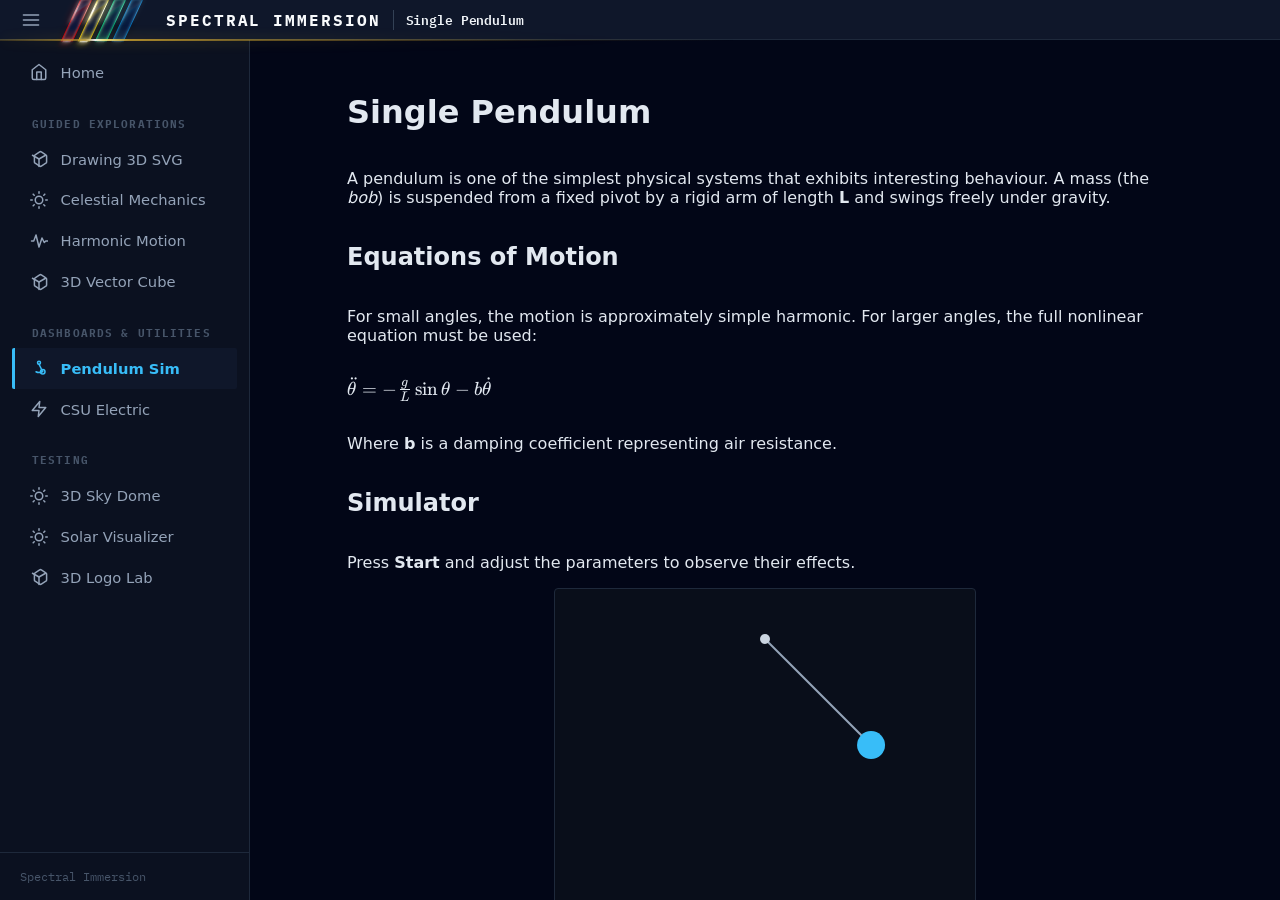
<file: pendulum/index.html>
<!DOCTYPE html><html lang="en" data-astro-cid-37fxchfa style="--mainPadding: clamp(1rem, 5vw, 2rem);--mainMaxWidth: 900px;--bodyOverflow: auto;"> <head><meta charset="utf-8"><link rel="icon" type="image/svg+xml" href="/logo.svg"><link rel="icon" href="/favicon.svg"><meta name="viewport" content="width=device-width, initial-scale=1.0"><meta name="generator" content="Astro v6.4.8"><title>Single Pendulum</title><!-- Google Fonts for IBM Plex Mono --><link rel="preconnect" href="https://fonts.googleapis.com"><link rel="preconnect" href="https://fonts.gstatic.com" crossorigin><link href="https://fonts.googleapis.com/css2?family=IBM+Plex+Mono:wght@500;700&display=swap" rel="stylesheet"><link rel="stylesheet" href="/_astro/vendor-katex.DbX94k4-.css"><link rel="stylesheet" href="/_astro/BaseLayout.CigGMXHI.css"><style>.sim-wrapper.svelte-1ms3tjl{display:flex;flex-direction:column;align-items:center;gap:1rem;font-family:system-ui,sans-serif}.canvas.svelte-1ms3tjl{max-width:100%;height:auto;border:1px solid #1e293b;border-radius:4px;background:#090e1a}.controls.svelte-1ms3tjl{display:flex;flex-direction:column;gap:.6rem;width:100%;max-width:420px;background:#0f172a;border:1px solid #1e293b;padding:1rem 1.25rem}.button-row.svelte-1ms3tjl{display:flex;gap:.5rem}button.svelte-1ms3tjl{padding:.4rem 1rem;border:1px solid #334155;border-radius:0;background:#1e293b;color:#f8fafc;font-family:IBM Plex Mono,monospace;cursor:pointer;font-size:.85rem}button.svelte-1ms3tjl:hover{background:#334155;border-color:#38bdf8}label.svelte-1ms3tjl{display:flex;flex-direction:column;font-size:.85rem;color:#cbd5e1;gap:.2rem}input[type=range].svelte-1ms3tjl{width:100%;accent-color:#38bdf8}.readout.svelte-1ms3tjl{font-size:.8rem;font-family:IBM Plex Mono,monospace;color:#38bdf8;margin:0}
</style></head> <body data-astro-cid-37fxchfa style="--mainPadding: clamp(1rem, 5vw, 2rem);--mainMaxWidth: 900px;--bodyOverflow: auto;"> <div id="app-layout" class="app-layout" data-astro-cid-37fxchfa style="--mainPadding: clamp(1rem, 5vw, 2rem);--mainMaxWidth: 900px;--bodyOverflow: auto;"> <!-- Pinned Top Bar --> <header class="topbar" data-astro-cid-37fxchfa style="--mainPadding: clamp(1rem, 5vw, 2rem);--mainMaxWidth: 900px;--bodyOverflow: auto;"> <div class="topbar-left" data-astro-cid-37fxchfa style="--mainPadding: clamp(1rem, 5vw, 2rem);--mainMaxWidth: 900px;--bodyOverflow: auto;"> <button id="nav-toggle" class="nav-toggle-btn" aria-label="Toggle navigation menu" aria-expanded="true" data-astro-cid-37fxchfa style="--mainPadding: clamp(1rem, 5vw, 2rem);--mainMaxWidth: 900px;--bodyOverflow: auto;"> <svg width="20" height="20" viewBox="0 0 24 24" fill="none" stroke="currentColor" stroke-width="2" stroke-linecap="round" stroke-linejoin="round" data-astro-cid-37fxchfa style="--mainPadding: clamp(1rem, 5vw, 2rem);--mainMaxWidth: 900px;--bodyOverflow: auto;"> <line x1="3" y1="6" x2="21" y2="6" data-astro-cid-37fxchfa style="--mainPadding: clamp(1rem, 5vw, 2rem);--mainMaxWidth: 900px;--bodyOverflow: auto;"></line> <line x1="3" y1="12" x2="21" y2="12" data-astro-cid-37fxchfa style="--mainPadding: clamp(1rem, 5vw, 2rem);--mainMaxWidth: 900px;--bodyOverflow: auto;"></line> <line x1="3" y1="18" x2="21" y2="18" data-astro-cid-37fxchfa style="--mainPadding: clamp(1rem, 5vw, 2rem);--mainMaxWidth: 900px;--bodyOverflow: auto;"></line> </svg> </button> <style>astro-island,astro-slot,astro-static-slot{display:contents}</style><script>(()=>{var e=async t=>{await(await t())()};(self.Astro||(self.Astro={})).load=e;window.dispatchEvent(new Event("astro:load"));})();</script><script>(()=>{var g=Object.defineProperty;var w=(c,s,d)=>s in c?g(c,s,{enumerable:!0,configurable:!0,writable:!0,value:d}):c[s]=d;var l=(c,s,d)=>w(c,typeof s!="symbol"?s+"":s,d);var E=new Set(["__proto__","constructor","prototype"]);{let c={0:t=>y(t),1:t=>d(t),2:t=>new RegExp(t),3:t=>new Date(t),4:t=>new Map(d(t)),5:t=>new Set(d(t)),6:t=>BigInt(t),7:t=>new URL(t),8:t=>new Uint8Array(t),9:t=>new Uint16Array(t),10:t=>new Uint32Array(t),11:t=>Number.POSITIVE_INFINITY*t},s=t=>{let[p,e]=t;return p in c?c[p](e):void 0},d=t=>t.map(s),y=t=>typeof t!="object"||t===null?t:Object.fromEntries(Object.entries(t).map(([p,e])=>[p,s(e)]));class f extends HTMLElement{constructor(){super(...arguments);l(this,"Component");l(this,"hydrator");l(this,"hydrate",async()=>{var b;if(!this.hydrator||!this.isConnected)return;let e=(b=this.parentElement)==null?void 0:b.closest("astro-island[ssr]");if(e){e.addEventListener("astro:hydrate",this.hydrate,{once:!0});return}let n=this.querySelectorAll("astro-slot"),r={},i=this.querySelectorAll("template[data-astro-template]");for(let o of i){let a=o.closest(this.tagName);a!=null&&a.isSameNode(this)&&(r[o.getAttribute("data-astro-template")||"default"]=o.innerHTML,o.remove())}for(let o of n){let a=o.closest(this.tagName);a!=null&&a.isSameNode(this)&&(r[o.getAttribute("name")||"default"]=o.innerHTML)}let u;try{u=this.hasAttribute("props")?y(JSON.parse(this.getAttribute("props"))):{}}catch(o){let a=this.getAttribute("component-url")||"<unknown>",v=this.getAttribute("component-export");throw v&&(a+=` (export ${v})`),console.error(`[hydrate] Error parsing props for component ${a}`,this.getAttribute("props"),o),o}let h;await this.hydrator(this)(this.Component,u,r,{client:this.getAttribute("client")}),this.removeAttribute("ssr"),this.dispatchEvent(new CustomEvent("astro:hydrate"))});l(this,"unmount",()=>{this.isConnected||this.dispatchEvent(new CustomEvent("astro:unmount"))})}disconnectedCallback(){document.removeEventListener("astro:after-swap",this.unmount),document.addEventListener("astro:after-swap",this.unmount,{once:!0})}connectedCallback(){if(!this.hasAttribute("await-children")||document.readyState==="interactive"||document.readyState==="complete")this.childrenConnectedCallback();else{let e=()=>{document.removeEventListener("DOMContentLoaded",e),n.disconnect(),this.childrenConnectedCallback()},n=new MutationObserver(()=>{var r;((r=this.lastChild)==null?void 0:r.nodeType)===Node.COMMENT_NODE&&this.lastChild.nodeValue==="astro:end"&&(this.lastChild.remove(),e())});n.observe(this,{childList:!0}),document.addEventListener("DOMContentLoaded",e)}}async childrenConnectedCallback(){let e=this.getAttribute("before-hydration-url");e&&await import(e),this.start()}getRetryImportUrl(e){let n=new URL(e,document.baseURI),r=`astro-retry=${Date.now()}`,i=n.hash.replace(/^#/,"");return n.hash=i?`${i}&${r}`:r,n.toString()}async importWithRetry(e){try{return await import(e)}catch(n){return await new Promise(r=>setTimeout(r,1e3)),import(this.getRetryImportUrl(e))}}handleHydrationError(e){let n=this.getAttribute("component-url"),r=new CustomEvent("astro:hydration-error",{cancelable:!0,bubbles:!0,composed:!0,detail:{error:e,componentUrl:n}});this.dispatchEvent(r)&&console.error(`[astro-island] Error hydrating ${n}`,e)}async start(){let e=JSON.parse(this.getAttribute("opts")),n=this.getAttribute("client");if(Astro[n]===void 0){window.addEventListener(`astro:${n}`,()=>this.start(),{once:!0});return}try{await Astro[n](async()=>{let r=this.getAttribute("renderer-url");try{let[i,{default:u}]=await Promise.all([this.importWithRetry(this.getAttribute("component-url")),r?this.importWithRetry(r):Promise.resolve({default:()=>()=>{}})]),h=this.getAttribute("component-export")||"default";if(h.includes(".")){this.Component=i;for(let m of h.split(".")){if(E.has(m)||!this.Component||typeof this.Component!="object"&&typeof this.Component!="function"||!Object.hasOwn(this.Component,m))throw new Error(`Invalid component export path: ${h}`);this.Component=this.Component[m]}}else{if(E.has(h))throw new Error(`Invalid component export path: ${h}`);this.Component=i[h]}return this.hydrator=u,this.hydrate}catch(i){return this.handleHydrationError(i),()=>{}}},e,this)}catch(r){this.handleHydrationError(r)}}attributeChangedCallback(){this.hydrate()}}l(f,"observedAttributes",["props"]),customElements.get("astro-island")||customElements.define("astro-island",f)}})();</script><astro-island uid="gemQ" component-url="/_astro/HeaderGlassLogo.BvBxbHWB.js" component-export="default" renderer-url="/_astro/client.svelte.CqfarIwW.js" props="{&quot;data-astro-cid-37fxchfa&quot;:[0,true]}" ssr client="load" opts="{&quot;name&quot;:&quot;HeaderGlassLogo&quot;,&quot;value&quot;:true}" await-children><!--[--><div class="header-glass-brand-root svelte-1ci3ikk" style=" --overhang: 0px; --pillar-w: 10px; --pillar-gap: 5px; --slant: -25deg; --tint: 0; --edge-power: 0.6; "><a href="/" class="brand-link svelte-1ci3ikk" aria-label="Spectral Immersion Home"><div class="contiguous-pillars-wrap svelte-1ci3ikk"><!--[--><div class="edgelit-slab svelte-1ci3ikk" style="
				--c-hex: #ff0200;
				--c-rgb: 255, 2, 0;
				--c-bright: #ffa1a0;
				--c-core: #ff3330;
				--glint-y: 29.2%;
				--hotspot-alpha: 0.769;
				--left-lit: 0.756;
				--right-lit: 0.756;
				--bottom-lit: 0.769;
				--act: 0.661;
			"><span class="bevel-glint-left svelte-1ci3ikk"></span> <span class="bevel-glint-right svelte-1ci3ikk"></span> <span class="bevel-glint-bottom svelte-1ci3ikk"></span></div><div class="edgelit-slab svelte-1ci3ikk" style="
				--c-hex: #f7d404;
				--c-rgb: 247, 212, 4;
				--c-bright: #fff8b3;
				--c-core: #ffe247;
				--glint-y: 29.2%;
				--hotspot-alpha: 0.986;
				--left-lit: 0.985;
				--right-lit: 0.985;
				--bottom-lit: 0.986;
				--act: 0.979;
			"><span class="bevel-glint-left svelte-1ci3ikk"></span> <span class="bevel-glint-right svelte-1ci3ikk"></span> <span class="bevel-glint-bottom svelte-1ci3ikk"></span></div><div class="edgelit-slab svelte-1ci3ikk" style="
				--c-hex: #00fe96;
				--c-rgb: 0, 254, 150;
				--c-bright: #b8ffdf;
				--c-core: #42ffb5;
				--glint-y: 29.2%;
				--hotspot-alpha: 0.573;
				--left-lit: 0.548;
				--right-lit: 0.548;
				--bottom-lit: 0.573;
				--act: 0.373;
			"><span class="bevel-glint-left svelte-1ci3ikk"></span> <span class="bevel-glint-right svelte-1ci3ikk"></span> <span class="bevel-glint-bottom svelte-1ci3ikk"></span></div><div class="edgelit-slab svelte-1ci3ikk" style="
				--c-hex: #00a5ff;
				--c-rgb: 0, 165, 255;
				--c-bright: #bae5ff;
				--c-core: #47c0ff;
				--glint-y: 29.2%;
				--hotspot-alpha: 0.415;
				--left-lit: 0.381;
				--right-lit: 0.381;
				--bottom-lit: 0.415;
				--act: 0.140;
			"><span class="bevel-glint-left svelte-1ci3ikk"></span> <span class="bevel-glint-right svelte-1ci3ikk"></span> <span class="bevel-glint-bottom svelte-1ci3ikk"></span></div><!--]--></div> <span class="brand-name svelte-1ci3ikk">Spectral Immersion</span></a> <div class="header-waveguide-border svelte-1ci3ikk" style="
			--border-glow-opacity: 0.886;
			--border-grad: linear-gradient(90deg,
				rgba(191, 152, 44, 0.27) 0px,
				rgba(191, 152, 44, 0.54) 48px,
				rgba(191, 152, 44, 0.80) 85px,
				#ffffff 95px,
				rgb(255, 242, 134) 103px,
				rgb(191, 152, 44) 130px,
				rgba(191, 152, 44, 0.64) 237px,
				rgba(191, 152, 44, 0.34) 406px,
				rgba(191, 152, 44, 0.12) 561px,
				transparent 742px,
				transparent 100%
			);
			--border-filter: drop-shadow(0 0 7px rgba(191, 152, 44, 0.73));
		"></div></div><!--]--><!--astro:end--></astro-island> <div class="topbar-divider" aria-hidden="true" data-astro-cid-37fxchfa style="--mainPadding: clamp(1rem, 5vw, 2rem);--mainMaxWidth: 900px;--bodyOverflow: auto;"></div> <div class="topbar-breadcrumbs" data-astro-cid-37fxchfa style="--mainPadding: clamp(1rem, 5vw, 2rem);--mainMaxWidth: 900px;--bodyOverflow: auto;"> <span class="breadcrumb-page" data-astro-cid-37fxchfa style="--mainPadding: clamp(1rem, 5vw, 2rem);--mainMaxWidth: 900px;--bodyOverflow: auto;">Single Pendulum</span> <span id="breadcrumb-sep" class="breadcrumb-sep" hidden data-astro-cid-37fxchfa style="--mainPadding: clamp(1rem, 5vw, 2rem);--mainMaxWidth: 900px;--bodyOverflow: auto;">›</span> <span id="breadcrumb-section" class="breadcrumb-section" hidden data-astro-cid-37fxchfa style="--mainPadding: clamp(1rem, 5vw, 2rem);--mainMaxWidth: 900px;--bodyOverflow: auto;"></span> </div> </div> </header> <!-- App Body (Sidebar + Scrollable Main Content) --> <div class="app-container" data-astro-cid-37fxchfa style="--mainPadding: clamp(1rem, 5vw, 2rem);--mainMaxWidth: 900px;--bodyOverflow: auto;"> <!-- Backdrop overlay for mobile drawer --> <div id="nav-backdrop" class="nav-backdrop" aria-hidden="true" data-astro-cid-37fxchfa style="--mainPadding: clamp(1rem, 5vw, 2rem);--mainMaxWidth: 900px;--bodyOverflow: auto;"></div> <!-- Navigation Sidebar / Overlay Drawer --> <aside id="nav-sidebar" class="nav-sidebar" aria-label="Main Navigation" data-astro-cid-37fxchfa style="--mainPadding: clamp(1rem, 5vw, 2rem);--mainMaxWidth: 900px;--bodyOverflow: auto;"> <div class="drawer-header" data-astro-cid-37fxchfa style="--mainPadding: clamp(1rem, 5vw, 2rem);--mainMaxWidth: 900px;--bodyOverflow: auto;"> <div class="brand" data-astro-cid-37fxchfa style="--mainPadding: clamp(1rem, 5vw, 2rem);--mainMaxWidth: 900px;--bodyOverflow: auto;"> <div class="logo-container" data-astro-cid-37fxchfa style="--mainPadding: clamp(1rem, 5vw, 2rem);--mainMaxWidth: 900px;--bodyOverflow: auto;"> <img src="/logo.svg" alt="Spectral Immersion Logo" style="width: 100%; height: 100%; object-fit: contain;; --mainPadding: clamp(1rem, 5vw, 2rem);--mainMaxWidth: 900px;--bodyOverflow: auto;" data-astro-cid-37fxchfa> </div> <span class="brand-name" data-astro-cid-37fxchfa style="--mainPadding: clamp(1rem, 5vw, 2rem);--mainMaxWidth: 900px;--bodyOverflow: auto;">Spectral Immersion</span> </div> <button id="drawer-close" class="drawer-close-btn" aria-label="Close menu" data-astro-cid-37fxchfa style="--mainPadding: clamp(1rem, 5vw, 2rem);--mainMaxWidth: 900px;--bodyOverflow: auto;"> <svg width="20" height="20" viewBox="0 0 24 24" fill="none" stroke="currentColor" stroke-width="2" stroke-linecap="round" stroke-linejoin="round" data-astro-cid-37fxchfa style="--mainPadding: clamp(1rem, 5vw, 2rem);--mainMaxWidth: 900px;--bodyOverflow: auto;"> <line x1="18" y1="6" x2="6" y2="18" data-astro-cid-37fxchfa style="--mainPadding: clamp(1rem, 5vw, 2rem);--mainMaxWidth: 900px;--bodyOverflow: auto;"></line> <line x1="6" y1="6" x2="18" y2="18" data-astro-cid-37fxchfa style="--mainPadding: clamp(1rem, 5vw, 2rem);--mainMaxWidth: 900px;--bodyOverflow: auto;"></line> </svg> </button> </div> <nav class="sidebar-nav" style="padding-top: 0.75rem;; --mainPadding: clamp(1rem, 5vw, 2rem);--mainMaxWidth: 900px;--bodyOverflow: auto;" data-astro-cid-37fxchfa> <div class="sidebar-group" data-astro-cid-37fxchfa style="--mainPadding: clamp(1rem, 5vw, 2rem);--mainMaxWidth: 900px;--bodyOverflow: auto;">  <div class="nav-item-group" data-astro-cid-37fxchfa style="--mainPadding: clamp(1rem, 5vw, 2rem);--mainMaxWidth: 900px;--bodyOverflow: auto;"> <a href="/" class="nav-item-link" data-astro-cid-37fxchfa style="--mainPadding: clamp(1rem, 5vw, 2rem);--mainMaxWidth: 900px;--bodyOverflow: auto;"> <span class="nav-item-icon" data-astro-cid-37fxchfa style="--mainPadding: clamp(1rem, 5vw, 2rem);--mainMaxWidth: 900px;--bodyOverflow: auto;"> <svg width="18" height="18" viewBox="0 0 24 24" fill="none" stroke="currentColor" stroke-width="2" stroke-linecap="round" stroke-linejoin="round" data-astro-cid-37fxchfa style="--mainPadding: clamp(1rem, 5vw, 2rem);--mainMaxWidth: 900px;--bodyOverflow: auto;"> <path d="M3 9l9-7 9 7v11a2 2 0 0 1-2 2H5a2 2 0 0 1-2-2z" data-astro-cid-37fxchfa style="--mainPadding: clamp(1rem, 5vw, 2rem);--mainMaxWidth: 900px;--bodyOverflow: auto;"></path> <polyline points="9 22 9 12 15 12 15 22" data-astro-cid-37fxchfa style="--mainPadding: clamp(1rem, 5vw, 2rem);--mainMaxWidth: 900px;--bodyOverflow: auto;"></polyline> </svg>      </span> <span data-astro-cid-37fxchfa style="--mainPadding: clamp(1rem, 5vw, 2rem);--mainMaxWidth: 900px;--bodyOverflow: auto;">Home</span> </a>  </div> </div><div class="sidebar-group" data-astro-cid-37fxchfa style="--mainPadding: clamp(1rem, 5vw, 2rem);--mainMaxWidth: 900px;--bodyOverflow: auto;"> <div class="sidebar-section-title" data-astro-cid-37fxchfa style="--mainPadding: clamp(1rem, 5vw, 2rem);--mainMaxWidth: 900px;--bodyOverflow: auto;">Guided Explorations</div> <div class="nav-item-group" data-astro-cid-37fxchfa style="--mainPadding: clamp(1rem, 5vw, 2rem);--mainMaxWidth: 900px;--bodyOverflow: auto;"> <a href="/svg3d" class="nav-item-link" data-astro-cid-37fxchfa style="--mainPadding: clamp(1rem, 5vw, 2rem);--mainMaxWidth: 900px;--bodyOverflow: auto;"> <span class="nav-item-icon" data-astro-cid-37fxchfa style="--mainPadding: clamp(1rem, 5vw, 2rem);--mainMaxWidth: 900px;--bodyOverflow: auto;">   <svg width="18" height="18" viewBox="0 0 24 24" fill="none" stroke="currentColor" stroke-width="2" stroke-linecap="round" stroke-linejoin="round" data-astro-cid-37fxchfa style="--mainPadding: clamp(1rem, 5vw, 2rem);--mainMaxWidth: 900px;--bodyOverflow: auto;"> <path d="m21.12 6.4-6-3.87a2 2 0 0 0-2.24 0l-6 3.87a2 2 0 0 0-1 1.74v7.72a2 2 0 0 0 1 1.74l6 3.87a2 2 0 0 0 2.24 0l6-3.87a2 2 0 0 0 1-1.74V8.14a2 2 0 0 0-1-1.74Z" data-astro-cid-37fxchfa style="--mainPadding: clamp(1rem, 5vw, 2rem);--mainMaxWidth: 900px;--bodyOverflow: auto;"></path> <path d="m3.3 7 8.7 5 8.7-5" data-astro-cid-37fxchfa style="--mainPadding: clamp(1rem, 5vw, 2rem);--mainMaxWidth: 900px;--bodyOverflow: auto;"></path> <path d="M12 22V12" data-astro-cid-37fxchfa style="--mainPadding: clamp(1rem, 5vw, 2rem);--mainMaxWidth: 900px;--bodyOverflow: auto;"></path> </svg>    </span> <span data-astro-cid-37fxchfa style="--mainPadding: clamp(1rem, 5vw, 2rem);--mainMaxWidth: 900px;--bodyOverflow: auto;">Drawing 3D SVG</span> </a>  </div><div class="nav-item-group" data-astro-cid-37fxchfa style="--mainPadding: clamp(1rem, 5vw, 2rem);--mainMaxWidth: 900px;--bodyOverflow: auto;"> <a href="/solar-scrolly" class="nav-item-link" data-astro-cid-37fxchfa style="--mainPadding: clamp(1rem, 5vw, 2rem);--mainMaxWidth: 900px;--bodyOverflow: auto;"> <span class="nav-item-icon" data-astro-cid-37fxchfa style="--mainPadding: clamp(1rem, 5vw, 2rem);--mainMaxWidth: 900px;--bodyOverflow: auto;">  <svg width="18" height="18" viewBox="0 0 24 24" fill="none" stroke="currentColor" stroke-width="2" stroke-linecap="round" stroke-linejoin="round" data-astro-cid-37fxchfa style="--mainPadding: clamp(1rem, 5vw, 2rem);--mainMaxWidth: 900px;--bodyOverflow: auto;"> <circle cx="12" cy="12" r="5" data-astro-cid-37fxchfa style="--mainPadding: clamp(1rem, 5vw, 2rem);--mainMaxWidth: 900px;--bodyOverflow: auto;"></circle> <line x1="12" y1="1" x2="12" y2="3" data-astro-cid-37fxchfa style="--mainPadding: clamp(1rem, 5vw, 2rem);--mainMaxWidth: 900px;--bodyOverflow: auto;"></line> <line x1="12" y1="21" x2="12" y2="23" data-astro-cid-37fxchfa style="--mainPadding: clamp(1rem, 5vw, 2rem);--mainMaxWidth: 900px;--bodyOverflow: auto;"></line> <line x1="4.22" y1="4.22" x2="5.64" y2="5.64" data-astro-cid-37fxchfa style="--mainPadding: clamp(1rem, 5vw, 2rem);--mainMaxWidth: 900px;--bodyOverflow: auto;"></line> <line x1="18.36" y1="18.36" x2="19.78" y2="19.78" data-astro-cid-37fxchfa style="--mainPadding: clamp(1rem, 5vw, 2rem);--mainMaxWidth: 900px;--bodyOverflow: auto;"></line> <line x1="1" y1="12" x2="3" y2="12" data-astro-cid-37fxchfa style="--mainPadding: clamp(1rem, 5vw, 2rem);--mainMaxWidth: 900px;--bodyOverflow: auto;"></line> <line x1="21" y1="12" x2="23" y2="12" data-astro-cid-37fxchfa style="--mainPadding: clamp(1rem, 5vw, 2rem);--mainMaxWidth: 900px;--bodyOverflow: auto;"></line> <line x1="4.22" y1="19.78" x2="5.64" y2="18.36" data-astro-cid-37fxchfa style="--mainPadding: clamp(1rem, 5vw, 2rem);--mainMaxWidth: 900px;--bodyOverflow: auto;"></line> <line x1="18.36" y1="5.64" x2="19.78" y2="4.22" data-astro-cid-37fxchfa style="--mainPadding: clamp(1rem, 5vw, 2rem);--mainMaxWidth: 900px;--bodyOverflow: auto;"></line> </svg>     </span> <span data-astro-cid-37fxchfa style="--mainPadding: clamp(1rem, 5vw, 2rem);--mainMaxWidth: 900px;--bodyOverflow: auto;">Celestial Mechanics</span> </a>  </div><div class="nav-item-group" data-astro-cid-37fxchfa style="--mainPadding: clamp(1rem, 5vw, 2rem);--mainMaxWidth: 900px;--bodyOverflow: auto;"> <a href="/harmonic-motion" class="nav-item-link" data-astro-cid-37fxchfa style="--mainPadding: clamp(1rem, 5vw, 2rem);--mainMaxWidth: 900px;--bodyOverflow: auto;"> <span class="nav-item-icon" data-astro-cid-37fxchfa style="--mainPadding: clamp(1rem, 5vw, 2rem);--mainMaxWidth: 900px;--bodyOverflow: auto;">    <svg width="18" height="18" viewBox="0 0 24 24" fill="none" stroke="currentColor" stroke-width="2" stroke-linecap="round" stroke-linejoin="round" data-astro-cid-37fxchfa style="--mainPadding: clamp(1rem, 5vw, 2rem);--mainMaxWidth: 900px;--bodyOverflow: auto;"> <path d="M2 12h3l3-8 4 16 4-12 3 6 2-2h3" data-astro-cid-37fxchfa style="--mainPadding: clamp(1rem, 5vw, 2rem);--mainMaxWidth: 900px;--bodyOverflow: auto;"></path> </svg>   </span> <span data-astro-cid-37fxchfa style="--mainPadding: clamp(1rem, 5vw, 2rem);--mainMaxWidth: 900px;--bodyOverflow: auto;">Harmonic Motion</span> </a>  </div><div class="nav-item-group" data-astro-cid-37fxchfa style="--mainPadding: clamp(1rem, 5vw, 2rem);--mainMaxWidth: 900px;--bodyOverflow: auto;"> <a href="/cube" class="nav-item-link" data-astro-cid-37fxchfa style="--mainPadding: clamp(1rem, 5vw, 2rem);--mainMaxWidth: 900px;--bodyOverflow: auto;"> <span class="nav-item-icon" data-astro-cid-37fxchfa style="--mainPadding: clamp(1rem, 5vw, 2rem);--mainMaxWidth: 900px;--bodyOverflow: auto;">   <svg width="18" height="18" viewBox="0 0 24 24" fill="none" stroke="currentColor" stroke-width="2" stroke-linecap="round" stroke-linejoin="round" data-astro-cid-37fxchfa style="--mainPadding: clamp(1rem, 5vw, 2rem);--mainMaxWidth: 900px;--bodyOverflow: auto;"> <path d="m21.12 6.4-6-3.87a2 2 0 0 0-2.24 0l-6 3.87a2 2 0 0 0-1 1.74v7.72a2 2 0 0 0 1 1.74l6 3.87a2 2 0 0 0 2.24 0l6-3.87a2 2 0 0 0 1-1.74V8.14a2 2 0 0 0-1-1.74Z" data-astro-cid-37fxchfa style="--mainPadding: clamp(1rem, 5vw, 2rem);--mainMaxWidth: 900px;--bodyOverflow: auto;"></path> <path d="m3.3 7 8.7 5 8.7-5" data-astro-cid-37fxchfa style="--mainPadding: clamp(1rem, 5vw, 2rem);--mainMaxWidth: 900px;--bodyOverflow: auto;"></path> <path d="M12 22V12" data-astro-cid-37fxchfa style="--mainPadding: clamp(1rem, 5vw, 2rem);--mainMaxWidth: 900px;--bodyOverflow: auto;"></path> </svg>    </span> <span data-astro-cid-37fxchfa style="--mainPadding: clamp(1rem, 5vw, 2rem);--mainMaxWidth: 900px;--bodyOverflow: auto;">3D Vector Cube</span> </a>  </div> </div><div class="sidebar-group" data-astro-cid-37fxchfa style="--mainPadding: clamp(1rem, 5vw, 2rem);--mainMaxWidth: 900px;--bodyOverflow: auto;"> <div class="sidebar-section-title" data-astro-cid-37fxchfa style="--mainPadding: clamp(1rem, 5vw, 2rem);--mainMaxWidth: 900px;--bodyOverflow: auto;">Dashboards &amp; Utilities</div> <div class="nav-item-group" data-astro-cid-37fxchfa style="--mainPadding: clamp(1rem, 5vw, 2rem);--mainMaxWidth: 900px;--bodyOverflow: auto;"> <a href="/pendulum" class="nav-item-link active" data-astro-cid-37fxchfa style="--mainPadding: clamp(1rem, 5vw, 2rem);--mainMaxWidth: 900px;--bodyOverflow: auto;"> <span class="nav-item-icon" data-astro-cid-37fxchfa style="--mainPadding: clamp(1rem, 5vw, 2rem);--mainMaxWidth: 900px;--bodyOverflow: auto;">     <svg width="18" height="18" viewBox="0 0 24 24" fill="none" stroke="currentColor" stroke-width="2" stroke-linecap="round" stroke-linejoin="round" data-astro-cid-37fxchfa style="--mainPadding: clamp(1rem, 5vw, 2rem);--mainMaxWidth: 900px;--bodyOverflow: auto;"> <circle cx="12" cy="5" r="2" data-astro-cid-37fxchfa style="--mainPadding: clamp(1rem, 5vw, 2rem);--mainMaxWidth: 900px;--bodyOverflow: auto;"></circle> <line x1="12" y1="7" x2="17" y2="17" data-astro-cid-37fxchfa style="--mainPadding: clamp(1rem, 5vw, 2rem);--mainMaxWidth: 900px;--bodyOverflow: auto;"></line> <circle cx="17" cy="17" r="3" data-astro-cid-37fxchfa style="--mainPadding: clamp(1rem, 5vw, 2rem);--mainMaxWidth: 900px;--bodyOverflow: auto;"></circle> <path d="M8 17a8 8 0 0 0 8 0" data-astro-cid-37fxchfa style="--mainPadding: clamp(1rem, 5vw, 2rem);--mainMaxWidth: 900px;--bodyOverflow: auto;"></path> </svg>  </span> <span data-astro-cid-37fxchfa style="--mainPadding: clamp(1rem, 5vw, 2rem);--mainMaxWidth: 900px;--bodyOverflow: auto;">Pendulum Sim</span> </a>  </div><div class="nav-item-group" data-astro-cid-37fxchfa style="--mainPadding: clamp(1rem, 5vw, 2rem);--mainMaxWidth: 900px;--bodyOverflow: auto;"> <a href="/csu" class="nav-item-link" data-astro-cid-37fxchfa style="--mainPadding: clamp(1rem, 5vw, 2rem);--mainMaxWidth: 900px;--bodyOverflow: auto;"> <span class="nav-item-icon" data-astro-cid-37fxchfa style="--mainPadding: clamp(1rem, 5vw, 2rem);--mainMaxWidth: 900px;--bodyOverflow: auto;">      <svg width="18" height="18" viewBox="0 0 24 24" fill="none" stroke="currentColor" stroke-width="2" stroke-linecap="round" stroke-linejoin="round" data-astro-cid-37fxchfa style="--mainPadding: clamp(1rem, 5vw, 2rem);--mainMaxWidth: 900px;--bodyOverflow: auto;"> <polygon points="13 2 3 14 12 14 11 22 21 10 12 10 13 2" data-astro-cid-37fxchfa style="--mainPadding: clamp(1rem, 5vw, 2rem);--mainMaxWidth: 900px;--bodyOverflow: auto;"></polygon> </svg> </span> <span data-astro-cid-37fxchfa style="--mainPadding: clamp(1rem, 5vw, 2rem);--mainMaxWidth: 900px;--bodyOverflow: auto;">CSU Electric</span> </a>  </div> </div><div class="sidebar-group" data-astro-cid-37fxchfa style="--mainPadding: clamp(1rem, 5vw, 2rem);--mainMaxWidth: 900px;--bodyOverflow: auto;"> <div class="sidebar-section-title" data-astro-cid-37fxchfa style="--mainPadding: clamp(1rem, 5vw, 2rem);--mainMaxWidth: 900px;--bodyOverflow: auto;">Testing</div> <div class="nav-item-group" data-astro-cid-37fxchfa style="--mainPadding: clamp(1rem, 5vw, 2rem);--mainMaxWidth: 900px;--bodyOverflow: auto;"> <a href="/sky-dome" class="nav-item-link" data-astro-cid-37fxchfa style="--mainPadding: clamp(1rem, 5vw, 2rem);--mainMaxWidth: 900px;--bodyOverflow: auto;"> <span class="nav-item-icon" data-astro-cid-37fxchfa style="--mainPadding: clamp(1rem, 5vw, 2rem);--mainMaxWidth: 900px;--bodyOverflow: auto;">  <svg width="18" height="18" viewBox="0 0 24 24" fill="none" stroke="currentColor" stroke-width="2" stroke-linecap="round" stroke-linejoin="round" data-astro-cid-37fxchfa style="--mainPadding: clamp(1rem, 5vw, 2rem);--mainMaxWidth: 900px;--bodyOverflow: auto;"> <circle cx="12" cy="12" r="5" data-astro-cid-37fxchfa style="--mainPadding: clamp(1rem, 5vw, 2rem);--mainMaxWidth: 900px;--bodyOverflow: auto;"></circle> <line x1="12" y1="1" x2="12" y2="3" data-astro-cid-37fxchfa style="--mainPadding: clamp(1rem, 5vw, 2rem);--mainMaxWidth: 900px;--bodyOverflow: auto;"></line> <line x1="12" y1="21" x2="12" y2="23" data-astro-cid-37fxchfa style="--mainPadding: clamp(1rem, 5vw, 2rem);--mainMaxWidth: 900px;--bodyOverflow: auto;"></line> <line x1="4.22" y1="4.22" x2="5.64" y2="5.64" data-astro-cid-37fxchfa style="--mainPadding: clamp(1rem, 5vw, 2rem);--mainMaxWidth: 900px;--bodyOverflow: auto;"></line> <line x1="18.36" y1="18.36" x2="19.78" y2="19.78" data-astro-cid-37fxchfa style="--mainPadding: clamp(1rem, 5vw, 2rem);--mainMaxWidth: 900px;--bodyOverflow: auto;"></line> <line x1="1" y1="12" x2="3" y2="12" data-astro-cid-37fxchfa style="--mainPadding: clamp(1rem, 5vw, 2rem);--mainMaxWidth: 900px;--bodyOverflow: auto;"></line> <line x1="21" y1="12" x2="23" y2="12" data-astro-cid-37fxchfa style="--mainPadding: clamp(1rem, 5vw, 2rem);--mainMaxWidth: 900px;--bodyOverflow: auto;"></line> <line x1="4.22" y1="19.78" x2="5.64" y2="18.36" data-astro-cid-37fxchfa style="--mainPadding: clamp(1rem, 5vw, 2rem);--mainMaxWidth: 900px;--bodyOverflow: auto;"></line> <line x1="18.36" y1="5.64" x2="19.78" y2="4.22" data-astro-cid-37fxchfa style="--mainPadding: clamp(1rem, 5vw, 2rem);--mainMaxWidth: 900px;--bodyOverflow: auto;"></line> </svg>     </span> <span data-astro-cid-37fxchfa style="--mainPadding: clamp(1rem, 5vw, 2rem);--mainMaxWidth: 900px;--bodyOverflow: auto;">3D Sky Dome</span> </a>  </div><div class="nav-item-group" data-astro-cid-37fxchfa style="--mainPadding: clamp(1rem, 5vw, 2rem);--mainMaxWidth: 900px;--bodyOverflow: auto;"> <a href="/solar" class="nav-item-link" data-astro-cid-37fxchfa style="--mainPadding: clamp(1rem, 5vw, 2rem);--mainMaxWidth: 900px;--bodyOverflow: auto;"> <span class="nav-item-icon" data-astro-cid-37fxchfa style="--mainPadding: clamp(1rem, 5vw, 2rem);--mainMaxWidth: 900px;--bodyOverflow: auto;">  <svg width="18" height="18" viewBox="0 0 24 24" fill="none" stroke="currentColor" stroke-width="2" stroke-linecap="round" stroke-linejoin="round" data-astro-cid-37fxchfa style="--mainPadding: clamp(1rem, 5vw, 2rem);--mainMaxWidth: 900px;--bodyOverflow: auto;"> <circle cx="12" cy="12" r="5" data-astro-cid-37fxchfa style="--mainPadding: clamp(1rem, 5vw, 2rem);--mainMaxWidth: 900px;--bodyOverflow: auto;"></circle> <line x1="12" y1="1" x2="12" y2="3" data-astro-cid-37fxchfa style="--mainPadding: clamp(1rem, 5vw, 2rem);--mainMaxWidth: 900px;--bodyOverflow: auto;"></line> <line x1="12" y1="21" x2="12" y2="23" data-astro-cid-37fxchfa style="--mainPadding: clamp(1rem, 5vw, 2rem);--mainMaxWidth: 900px;--bodyOverflow: auto;"></line> <line x1="4.22" y1="4.22" x2="5.64" y2="5.64" data-astro-cid-37fxchfa style="--mainPadding: clamp(1rem, 5vw, 2rem);--mainMaxWidth: 900px;--bodyOverflow: auto;"></line> <line x1="18.36" y1="18.36" x2="19.78" y2="19.78" data-astro-cid-37fxchfa style="--mainPadding: clamp(1rem, 5vw, 2rem);--mainMaxWidth: 900px;--bodyOverflow: auto;"></line> <line x1="1" y1="12" x2="3" y2="12" data-astro-cid-37fxchfa style="--mainPadding: clamp(1rem, 5vw, 2rem);--mainMaxWidth: 900px;--bodyOverflow: auto;"></line> <line x1="21" y1="12" x2="23" y2="12" data-astro-cid-37fxchfa style="--mainPadding: clamp(1rem, 5vw, 2rem);--mainMaxWidth: 900px;--bodyOverflow: auto;"></line> <line x1="4.22" y1="19.78" x2="5.64" y2="18.36" data-astro-cid-37fxchfa style="--mainPadding: clamp(1rem, 5vw, 2rem);--mainMaxWidth: 900px;--bodyOverflow: auto;"></line> <line x1="18.36" y1="5.64" x2="19.78" y2="4.22" data-astro-cid-37fxchfa style="--mainPadding: clamp(1rem, 5vw, 2rem);--mainMaxWidth: 900px;--bodyOverflow: auto;"></line> </svg>     </span> <span data-astro-cid-37fxchfa style="--mainPadding: clamp(1rem, 5vw, 2rem);--mainMaxWidth: 900px;--bodyOverflow: auto;">Solar Visualizer</span> </a>  </div><div class="nav-item-group" data-astro-cid-37fxchfa style="--mainPadding: clamp(1rem, 5vw, 2rem);--mainMaxWidth: 900px;--bodyOverflow: auto;"> <a href="/logo-lab" class="nav-item-link" data-astro-cid-37fxchfa style="--mainPadding: clamp(1rem, 5vw, 2rem);--mainMaxWidth: 900px;--bodyOverflow: auto;"> <span class="nav-item-icon" data-astro-cid-37fxchfa style="--mainPadding: clamp(1rem, 5vw, 2rem);--mainMaxWidth: 900px;--bodyOverflow: auto;">   <svg width="18" height="18" viewBox="0 0 24 24" fill="none" stroke="currentColor" stroke-width="2" stroke-linecap="round" stroke-linejoin="round" data-astro-cid-37fxchfa style="--mainPadding: clamp(1rem, 5vw, 2rem);--mainMaxWidth: 900px;--bodyOverflow: auto;"> <path d="m21.12 6.4-6-3.87a2 2 0 0 0-2.24 0l-6 3.87a2 2 0 0 0-1 1.74v7.72a2 2 0 0 0 1 1.74l6 3.87a2 2 0 0 0 2.24 0l6-3.87a2 2 0 0 0 1-1.74V8.14a2 2 0 0 0-1-1.74Z" data-astro-cid-37fxchfa style="--mainPadding: clamp(1rem, 5vw, 2rem);--mainMaxWidth: 900px;--bodyOverflow: auto;"></path> <path d="m3.3 7 8.7 5 8.7-5" data-astro-cid-37fxchfa style="--mainPadding: clamp(1rem, 5vw, 2rem);--mainMaxWidth: 900px;--bodyOverflow: auto;"></path> <path d="M12 22V12" data-astro-cid-37fxchfa style="--mainPadding: clamp(1rem, 5vw, 2rem);--mainMaxWidth: 900px;--bodyOverflow: auto;"></path> </svg>    </span> <span data-astro-cid-37fxchfa style="--mainPadding: clamp(1rem, 5vw, 2rem);--mainMaxWidth: 900px;--bodyOverflow: auto;">3D Logo Lab</span> </a>  </div> </div> </nav> <div class="sidebar-footer" data-astro-cid-37fxchfa style="--mainPadding: clamp(1rem, 5vw, 2rem);--mainMaxWidth: 900px;--bodyOverflow: auto;"> <span data-astro-cid-37fxchfa style="--mainPadding: clamp(1rem, 5vw, 2rem);--mainMaxWidth: 900px;--bodyOverflow: auto;">Spectral Immersion</span> </div> </aside> <!-- Scrollable Main Content --> <div class="main-scroll-area" data-astro-cid-37fxchfa style="--mainPadding: clamp(1rem, 5vw, 2rem);--mainMaxWidth: 900px;--bodyOverflow: auto;"> <main data-astro-cid-37fxchfa style="--mainPadding: clamp(1rem, 5vw, 2rem);--mainMaxWidth: 900px;--bodyOverflow: auto;"> <h1 id="single-pendulum">Single Pendulum</h1>
<p>A pendulum is one of the simplest physical systems that exhibits interesting
behaviour. A mass (the <em>bob</em>) is suspended from a fixed pivot by a rigid arm
of length <strong>L</strong> and swings freely under gravity.</p>
<h2 id="equations-of-motion">Equations of Motion</h2>
<p>For small angles, the motion is approximately simple harmonic. For larger angles,
the full nonlinear equation must be used:</p>
<p><span class="katex"><span class="katex-mathml"><math xmlns="http://www.w3.org/1998/Math/MathML"><semantics><mrow><mover accent="true"><mi>θ</mi><mo>¨</mo></mover><mo>=</mo><mo>−</mo><mfrac><mi>g</mi><mi>L</mi></mfrac><mi>sin</mi><mo>⁡</mo><mi>θ</mi><mo>−</mo><mi>b</mi><mover accent="true"><mi>θ</mi><mo>˙</mo></mover></mrow><annotation encoding="application/x-tex">\ddot{\theta} = -\frac{g}{L}\sin\theta - b\dot{\theta}</annotation></semantics></math></span><span class="katex-html" aria-hidden="true"><span class="base"><span class="strut" style="height:0.9313em"></span><span class="mord accent"><span class="vlist-t"><span class="vlist-r"><span class="vlist" style="height:0.9313em"><span style="top:-3em"><span class="pstrut" style="height:3em"></span><span class="mord mathnormal" style="margin-right:0.0278em">θ</span></span><span style="top:-3.2634em"><span class="pstrut" style="height:3em"></span><span class="accent-body" style="left:-0.1667em"><span class="mord">¨</span></span></span></span></span></span></span><span class="mspace" style="margin-right:0.2778em"></span><span class="mrel">=</span><span class="mspace" style="margin-right:0.2778em"></span></span><span class="base"><span class="strut" style="height:1.0925em;vertical-align:-0.345em"></span><span class="mord">−</span><span class="mord"><span class="mopen nulldelimiter"></span><span class="mfrac"><span class="vlist-t vlist-t2"><span class="vlist-r"><span class="vlist" style="height:0.7475em"><span style="top:-2.655em"><span class="pstrut" style="height:3em"></span><span class="sizing reset-size6 size3 mtight"><span class="mord mtight"><span class="mord mathnormal mtight">L</span></span></span></span><span style="top:-3.23em"><span class="pstrut" style="height:3em"></span><span class="frac-line" style="border-bottom-width:0.04em"></span></span><span style="top:-3.4461em"><span class="pstrut" style="height:3em"></span><span class="sizing reset-size6 size3 mtight"><span class="mord mtight"><span class="mord mathnormal mtight" style="margin-right:0.0359em">g</span></span></span></span></span><span class="vlist-s">​</span></span><span class="vlist-r"><span class="vlist" style="height:0.345em"><span></span></span></span></span></span><span class="mclose nulldelimiter"></span></span><span class="mspace" style="margin-right:0.1667em"></span><span class="mop">sin</span><span class="mspace" style="margin-right:0.1667em"></span><span class="mord mathnormal" style="margin-right:0.0278em">θ</span><span class="mspace" style="margin-right:0.2222em"></span><span class="mbin">−</span><span class="mspace" style="margin-right:0.2222em"></span></span><span class="base"><span class="strut" style="height:0.9313em"></span><span class="mord mathnormal">b</span><span class="mord accent"><span class="vlist-t"><span class="vlist-r"><span class="vlist" style="height:0.9313em"><span style="top:-3em"><span class="pstrut" style="height:3em"></span><span class="mord mathnormal" style="margin-right:0.0278em">θ</span></span><span style="top:-3.2634em"><span class="pstrut" style="height:3em"></span><span class="accent-body" style="left:-0.0556em"><span class="mord">˙</span></span></span></span></span></span></span></span></span></span></p>
<p>Where <strong>b</strong> is a damping coefficient representing air resistance.</p>
<h2 id="simulator">Simulator</h2>
<p>Press <strong>Start</strong> and adjust the parameters to observe their effects.</p>
<astro-island uid="126rK8" component-url="/_astro/PendulumSim.BsFgKW91.js" component-export="default" renderer-url="/_astro/client.svelte.CqfarIwW.js" props="{&quot;width&quot;:[0,420],&quot;height&quot;:[0,380]}" ssr client="load" opts="{&quot;name&quot;:&quot;PendulumSim&quot;,&quot;value&quot;:true}" await-children><!--[--><div class="sim-wrapper svelte-1ms3tjl"><svg width="420" height="380" viewBox="0 0 420 380" class="canvas svelte-1ms3tjl"><!--[--><!--]--><line x1="210" y1="50" x2="316.06601717798213" y2="156.06601717798213" stroke="var(--arm-color, #94a3b8)" stroke-width="2"></line><circle cx="210" cy="50" r="5" fill="var(--pivot-color, #cbd5e1)"></circle><circle cx="316.06601717798213" cy="156.06601717798213" r="14" fill="var(--bob-color, #38bdf8)"></circle></svg> <div class="controls svelte-1ms3tjl"><div class="button-row svelte-1ms3tjl"><!--[-1--><button class="svelte-1ms3tjl">Start</button><!--]--> <button class="svelte-1ms3tjl">Reset</button></div> <label class="svelte-1ms3tjl">Initial Angle: 45° <input type="range" min="-170" max="170" step="1" value="45" class="svelte-1ms3tjl"/></label> <label class="svelte-1ms3tjl">Gravity: 9.8 m/s² <input type="range" min="1" max="25" step="0.1" value="9.8" class="svelte-1ms3tjl"/></label> <label class="svelte-1ms3tjl">Arm Length: 150px <input type="range" min="50" max="300" step="1" value="150" class="svelte-1ms3tjl"/></label> <label class="svelte-1ms3tjl">Damping: 0.005 <input type="range" min="0" max="0.05" step="0.001" value="0.005" class="svelte-1ms3tjl"/></label> <label class="svelte-1ms3tjl">Time Scale: 1.0x <input type="range" min="0.1" max="3" step="0.1" value="1" class="svelte-1ms3tjl"/></label> <p class="readout svelte-1ms3tjl">theta = 45.0°  |  omega = 0.000 rad/s</p></div></div><!--]--><!--astro:end--></astro-island>
<h2 id="things-to-try">Things to Try</h2>
<ul>
<li>Set <strong>Damping to 0</strong> — the pendulum swings forever (ideal system).</li>
<li>Increase <strong>Gravity</strong> — the period decreases (faster swings).</li>
<li>Increase <strong>Arm Length</strong> — the period increases (slower swings).</li>
<li>Set a large <strong>Initial Angle</strong> (e.g. <code>160°</code>) and click <strong>Reset</strong> then <strong>Start</strong> — the motion becomes noticeably non-sinusoidal.</li>
</ul>
<h2 id="period-formula">Period Formula</h2>
<p>For small angles, the period is approximately:</p>
<p><span class="katex"><span class="katex-mathml"><math xmlns="http://www.w3.org/1998/Math/MathML"><semantics><mrow><mi>T</mi><mo>≈</mo><mn>2</mn><mi>π</mi><msqrt><mfrac><mi>L</mi><mi>g</mi></mfrac></msqrt></mrow><annotation encoding="application/x-tex">T \approx 2\pi\sqrt{\frac{L}{g}}</annotation></semantics></math></span><span class="katex-html" aria-hidden="true"><span class="base"><span class="strut" style="height:0.6833em"></span><span class="mord mathnormal" style="margin-right:0.1389em">T</span><span class="mspace" style="margin-right:0.2778em"></span><span class="mrel">≈</span><span class="mspace" style="margin-right:0.2778em"></span></span><span class="base"><span class="strut" style="height:1.84em;vertical-align:-0.6594em"></span><span class="mord">2</span><span class="mord mathnormal" style="margin-right:0.0359em">π</span><span class="mord sqrt"><span class="vlist-t vlist-t2"><span class="vlist-r"><span class="vlist" style="height:1.1806em"><span class="svg-align" style="top:-3.8em"><span class="pstrut" style="height:3.8em"></span><span class="mord" style="padding-left:1em"><span class="mord"><span class="mopen nulldelimiter"></span><span class="mfrac"><span class="vlist-t vlist-t2"><span class="vlist-r"><span class="vlist" style="height:0.8723em"><span style="top:-2.655em"><span class="pstrut" style="height:3em"></span><span class="sizing reset-size6 size3 mtight"><span class="mord mtight"><span class="mord mathnormal mtight" style="margin-right:0.0359em">g</span></span></span></span><span style="top:-3.23em"><span class="pstrut" style="height:3em"></span><span class="frac-line" style="border-bottom-width:0.04em"></span></span><span style="top:-3.394em"><span class="pstrut" style="height:3em"></span><span class="sizing reset-size6 size3 mtight"><span class="mord mtight"><span class="mord mathnormal mtight">L</span></span></span></span></span><span class="vlist-s">​</span></span><span class="vlist-r"><span class="vlist" style="height:0.4811em"><span></span></span></span></span></span><span class="mclose nulldelimiter"></span></span></span></span><span style="top:-3.1406em"><span class="pstrut" style="height:3.8em"></span><span class="hide-tail" style="min-width:1.02em;height:1.88em"><svg xmlns="http://www.w3.org/2000/svg" width="400em" height="1.88em" viewBox="0 0 400000 1944" preserveAspectRatio="xMinYMin slice"><path d="M983 90
l0 -0
c4,-6.7,10,-10,18,-10 H400000v40
H1013.1s-83.4,268,-264.1,840c-180.7,572,-277,876.3,-289,913c-4.7,4.7,-12.7,7,-24,7
s-12,0,-12,0c-1.3,-3.3,-3.7,-11.7,-7,-25c-35.3,-125.3,-106.7,-373.3,-214,-744
c-10,12,-21,25,-33,39s-32,39,-32,39c-6,-5.3,-15,-14,-27,-26s25,-30,25,-30
c26.7,-32.7,52,-63,76,-91s52,-60,52,-60s208,722,208,722
c56,-175.3,126.3,-397.3,211,-666c84.7,-268.7,153.8,-488.2,207.5,-658.5
c53.7,-170.3,84.5,-266.8,92.5,-289.5z
M1001 80h400000v40h-400000z"></path></svg></span></span></span><span class="vlist-s">​</span></span><span class="vlist-r"><span class="vlist" style="height:0.6594em"><span></span></span></span></span></span></span></span></span></p>
<p>Notice this is independent of the mass and the initial angle — a surprising
result first noted by Galileo.</p> </main> </div> </div> </div> <script type="module">let g=null,b=null;function w(){g&&(g.disconnect(),g=null),b&&(b(),b=null);const c=document.getElementById("app-layout"),d=document.getElementById("nav-toggle"),L=document.getElementById("drawer-close"),I=document.getElementById("nav-backdrop"),x=document.querySelectorAll(".nav-item-link");function f(){return window.innerWidth<1024}function C(){if(f()){const t=c?.classList.toggle("drawer-open");d?.setAttribute("aria-expanded",String(t))}else{const t=c?.classList.toggle("sidebar-collapsed");d?.setAttribute("aria-expanded",String(!t));try{localStorage.setItem("sidebar-collapsed",String(t))}catch{}}}function l(){c?.classList.contains("drawer-open")&&(c.classList.remove("drawer-open"),d?.setAttribute("aria-expanded","false"))}d?.addEventListener("click",C),L?.addEventListener("click",l),I?.addEventListener("click",l);const E=t=>{t.key==="Escape"&&l()};if(window.addEventListener("keydown",E),x.forEach(t=>{t.addEventListener("click",()=>{f()&&l()})}),!f())try{localStorage.getItem("sidebar-collapsed")==="true"&&(c?.classList.add("sidebar-collapsed"),d?.setAttribute("aria-expanded","false"))}catch{}const s=document.getElementById("active-page-subnav"),v=document.getElementById("breadcrumb-sep"),u=document.getElementById("breadcrumb-section");let r=[];function k(t,i,e){if(!(!v||!u))if(!t)v.hidden=!0,u.hidden=!0,u.textContent="";else{v.hidden=!1,u.hidden=!1;const n=typeof i=="number"&&e?`${String(i+1).padStart(2,"0")}/${String(e).padStart(2,"0")} · `:"";u.textContent=`${n}${t}`}}function p(t){if(!s)return;const i=s.querySelectorAll(".nav-subitem-btn");let e=-1;r.forEach((n,o)=>{n.id===t&&(e=o)}),i.forEach((n,o)=>{const a=o===e,m=e>-1&&o<e;n.classList.toggle("active",a),n.classList.toggle("past",m),a?n.setAttribute("aria-current","true"):n.removeAttribute("aria-current")}),e>-1&&k(r[e].label,e,r.length)}function A(t,i){s&&(r=t||[],s.innerHTML="",r.forEach((e,n)=>{const o=document.createElement("li"),a=document.createElement("button");a.type="button",a.className="nav-subitem-btn",a.dataset.sectionId=e.id;const m=document.createElement("span");m.className="nav-subitem-idx",m.textContent=String(n+1).padStart(2,"0");const h=document.createElement("span");h.className="nav-subitem-label",h.textContent=e.label,a.appendChild(m),a.appendChild(h),a.addEventListener("click",()=>{p(e.id);const y=document.getElementById(e.id)||document.querySelector(`[data-section-id="${e.id}"]`);y&&y.scrollIntoView({behavior:"smooth",block:"center"}),f()&&l()}),o.appendChild(a),s.appendChild(o)}),i?p(i):r.length>0&&p(r[0].id))}const S=t=>{const i=t.detail||{};i.id&&p(i.id)};window.addEventListener("page-section-change",S),b=()=>{window.removeEventListener("keydown",E),window.removeEventListener("page-section-change",S)},setTimeout(()=>{if(!s)return;const t=document.querySelectorAll(".scrolly-step, [data-section-title]");if(t.length===0)return;const i=[];t.forEach((e,n)=>{const o=e.id||e.getAttribute("data-step-id")||`auto-sec-${n}`;e.id||(e.id=o);const a=e.getAttribute("data-section-title")||e.querySelector(".step-title, h2, h3")?.textContent?.trim()||`Section ${n+1}`;i.push({id:o,label:a})}),i.length>0&&(A(i,i[0].id),document.querySelector(".main-scroll-area"),g=new IntersectionObserver(e=>{e.forEach(n=>{n.isIntersecting&&n.target.id&&p(n.target.id)})},{root:null,rootMargin:"-20% 0px -30% 0px",threshold:[0,.2]}),t.forEach(e=>g?.observe(e)))},100)}w();document.addEventListener("astro:after-swap",w);</script> </body> </html>
</file>
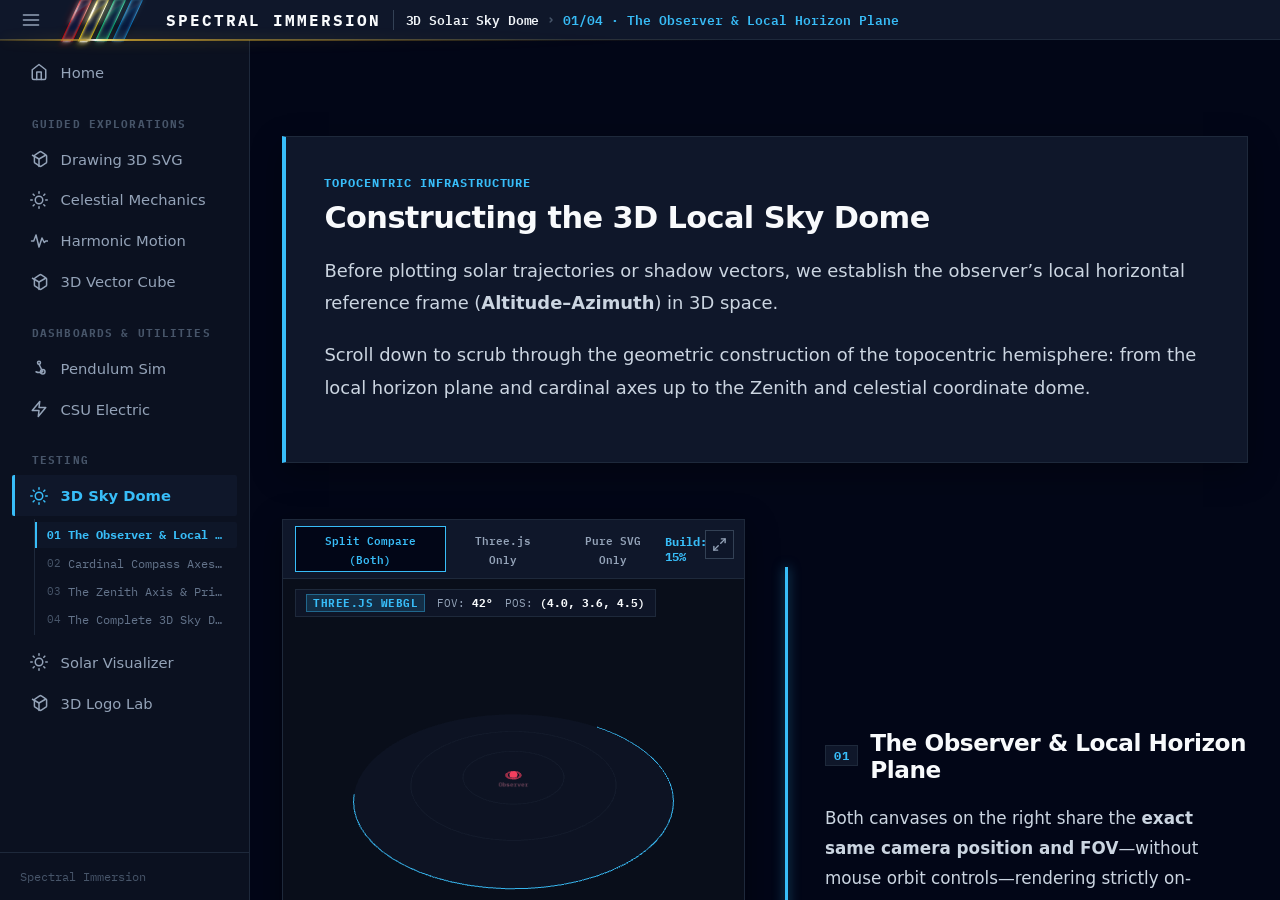
<file: sky-dome/index.html>
<!DOCTYPE html><html lang="en" data-astro-cid-37fxchfa style="--mainPadding: clamp(1rem, 2.5vw, 2.5rem);--mainMaxWidth: none;--bodyOverflow: auto;"> <head><meta charset="utf-8"><link rel="icon" type="image/svg+xml" href="/logo.svg"><link rel="icon" href="/favicon.svg"><meta name="viewport" content="width=device-width, initial-scale=1.0"><meta name="generator" content="Astro v6.4.8"><title>3D Solar Sky Dome</title><!-- Google Fonts for IBM Plex Mono --><link rel="preconnect" href="https://fonts.googleapis.com"><link rel="preconnect" href="https://fonts.gstatic.com" crossorigin><link href="https://fonts.googleapis.com/css2?family=IBM+Plex+Mono:wght@500;700&display=swap" rel="stylesheet"><link rel="stylesheet" href="/_astro/vendor-katex.DbX94k4-.css"><link rel="stylesheet" href="/_astro/BaseLayout.CigGMXHI.css"><link rel="stylesheet" href="/_astro/EditorialCard.BICFePh9.css"><style>.cad-box-body.svelte-rmoi43{display:flex;flex-direction:column;gap:.6rem}
</style><link rel="stylesheet" href="/_astro/sky-dome.sTLxziGk.css"><link rel="stylesheet" href="/_astro/Katex.DlzYkNDS.css"></head> <body data-astro-cid-37fxchfa style="--mainPadding: clamp(1rem, 2.5vw, 2.5rem);--mainMaxWidth: none;--bodyOverflow: auto;"> <div id="app-layout" class="app-layout" data-astro-cid-37fxchfa style="--mainPadding: clamp(1rem, 2.5vw, 2.5rem);--mainMaxWidth: none;--bodyOverflow: auto;"> <!-- Pinned Top Bar --> <header class="topbar" data-astro-cid-37fxchfa style="--mainPadding: clamp(1rem, 2.5vw, 2.5rem);--mainMaxWidth: none;--bodyOverflow: auto;"> <div class="topbar-left" data-astro-cid-37fxchfa style="--mainPadding: clamp(1rem, 2.5vw, 2.5rem);--mainMaxWidth: none;--bodyOverflow: auto;"> <button id="nav-toggle" class="nav-toggle-btn" aria-label="Toggle navigation menu" aria-expanded="true" data-astro-cid-37fxchfa style="--mainPadding: clamp(1rem, 2.5vw, 2.5rem);--mainMaxWidth: none;--bodyOverflow: auto;"> <svg width="20" height="20" viewBox="0 0 24 24" fill="none" stroke="currentColor" stroke-width="2" stroke-linecap="round" stroke-linejoin="round" data-astro-cid-37fxchfa style="--mainPadding: clamp(1rem, 2.5vw, 2.5rem);--mainMaxWidth: none;--bodyOverflow: auto;"> <line x1="3" y1="6" x2="21" y2="6" data-astro-cid-37fxchfa style="--mainPadding: clamp(1rem, 2.5vw, 2.5rem);--mainMaxWidth: none;--bodyOverflow: auto;"></line> <line x1="3" y1="12" x2="21" y2="12" data-astro-cid-37fxchfa style="--mainPadding: clamp(1rem, 2.5vw, 2.5rem);--mainMaxWidth: none;--bodyOverflow: auto;"></line> <line x1="3" y1="18" x2="21" y2="18" data-astro-cid-37fxchfa style="--mainPadding: clamp(1rem, 2.5vw, 2.5rem);--mainMaxWidth: none;--bodyOverflow: auto;"></line> </svg> </button> <style>astro-island,astro-slot,astro-static-slot{display:contents}</style><script>(()=>{var e=async t=>{await(await t())()};(self.Astro||(self.Astro={})).load=e;window.dispatchEvent(new Event("astro:load"));})();</script><script>(()=>{var g=Object.defineProperty;var w=(c,s,d)=>s in c?g(c,s,{enumerable:!0,configurable:!0,writable:!0,value:d}):c[s]=d;var l=(c,s,d)=>w(c,typeof s!="symbol"?s+"":s,d);var E=new Set(["__proto__","constructor","prototype"]);{let c={0:t=>y(t),1:t=>d(t),2:t=>new RegExp(t),3:t=>new Date(t),4:t=>new Map(d(t)),5:t=>new Set(d(t)),6:t=>BigInt(t),7:t=>new URL(t),8:t=>new Uint8Array(t),9:t=>new Uint16Array(t),10:t=>new Uint32Array(t),11:t=>Number.POSITIVE_INFINITY*t},s=t=>{let[p,e]=t;return p in c?c[p](e):void 0},d=t=>t.map(s),y=t=>typeof t!="object"||t===null?t:Object.fromEntries(Object.entries(t).map(([p,e])=>[p,s(e)]));class f extends HTMLElement{constructor(){super(...arguments);l(this,"Component");l(this,"hydrator");l(this,"hydrate",async()=>{var b;if(!this.hydrator||!this.isConnected)return;let e=(b=this.parentElement)==null?void 0:b.closest("astro-island[ssr]");if(e){e.addEventListener("astro:hydrate",this.hydrate,{once:!0});return}let n=this.querySelectorAll("astro-slot"),r={},i=this.querySelectorAll("template[data-astro-template]");for(let o of i){let a=o.closest(this.tagName);a!=null&&a.isSameNode(this)&&(r[o.getAttribute("data-astro-template")||"default"]=o.innerHTML,o.remove())}for(let o of n){let a=o.closest(this.tagName);a!=null&&a.isSameNode(this)&&(r[o.getAttribute("name")||"default"]=o.innerHTML)}let u;try{u=this.hasAttribute("props")?y(JSON.parse(this.getAttribute("props"))):{}}catch(o){let a=this.getAttribute("component-url")||"<unknown>",v=this.getAttribute("component-export");throw v&&(a+=` (export ${v})`),console.error(`[hydrate] Error parsing props for component ${a}`,this.getAttribute("props"),o),o}let h;await this.hydrator(this)(this.Component,u,r,{client:this.getAttribute("client")}),this.removeAttribute("ssr"),this.dispatchEvent(new CustomEvent("astro:hydrate"))});l(this,"unmount",()=>{this.isConnected||this.dispatchEvent(new CustomEvent("astro:unmount"))})}disconnectedCallback(){document.removeEventListener("astro:after-swap",this.unmount),document.addEventListener("astro:after-swap",this.unmount,{once:!0})}connectedCallback(){if(!this.hasAttribute("await-children")||document.readyState==="interactive"||document.readyState==="complete")this.childrenConnectedCallback();else{let e=()=>{document.removeEventListener("DOMContentLoaded",e),n.disconnect(),this.childrenConnectedCallback()},n=new MutationObserver(()=>{var r;((r=this.lastChild)==null?void 0:r.nodeType)===Node.COMMENT_NODE&&this.lastChild.nodeValue==="astro:end"&&(this.lastChild.remove(),e())});n.observe(this,{childList:!0}),document.addEventListener("DOMContentLoaded",e)}}async childrenConnectedCallback(){let e=this.getAttribute("before-hydration-url");e&&await import(e),this.start()}getRetryImportUrl(e){let n=new URL(e,document.baseURI),r=`astro-retry=${Date.now()}`,i=n.hash.replace(/^#/,"");return n.hash=i?`${i}&${r}`:r,n.toString()}async importWithRetry(e){try{return await import(e)}catch(n){return await new Promise(r=>setTimeout(r,1e3)),import(this.getRetryImportUrl(e))}}handleHydrationError(e){let n=this.getAttribute("component-url"),r=new CustomEvent("astro:hydration-error",{cancelable:!0,bubbles:!0,composed:!0,detail:{error:e,componentUrl:n}});this.dispatchEvent(r)&&console.error(`[astro-island] Error hydrating ${n}`,e)}async start(){let e=JSON.parse(this.getAttribute("opts")),n=this.getAttribute("client");if(Astro[n]===void 0){window.addEventListener(`astro:${n}`,()=>this.start(),{once:!0});return}try{await Astro[n](async()=>{let r=this.getAttribute("renderer-url");try{let[i,{default:u}]=await Promise.all([this.importWithRetry(this.getAttribute("component-url")),r?this.importWithRetry(r):Promise.resolve({default:()=>()=>{}})]),h=this.getAttribute("component-export")||"default";if(h.includes(".")){this.Component=i;for(let m of h.split(".")){if(E.has(m)||!this.Component||typeof this.Component!="object"&&typeof this.Component!="function"||!Object.hasOwn(this.Component,m))throw new Error(`Invalid component export path: ${h}`);this.Component=this.Component[m]}}else{if(E.has(h))throw new Error(`Invalid component export path: ${h}`);this.Component=i[h]}return this.hydrator=u,this.hydrate}catch(i){return this.handleHydrationError(i),()=>{}}},e,this)}catch(r){this.handleHydrationError(r)}}attributeChangedCallback(){this.hydrate()}}l(f,"observedAttributes",["props"]),customElements.get("astro-island")||customElements.define("astro-island",f)}})();</script><astro-island uid="gemQ" component-url="/_astro/HeaderGlassLogo.BvBxbHWB.js" component-export="default" renderer-url="/_astro/client.svelte.CqfarIwW.js" props="{&quot;data-astro-cid-37fxchfa&quot;:[0,true]}" ssr client="load" opts="{&quot;name&quot;:&quot;HeaderGlassLogo&quot;,&quot;value&quot;:true}" await-children><!--[--><div class="header-glass-brand-root svelte-1ci3ikk" style=" --overhang: 0px; --pillar-w: 10px; --pillar-gap: 5px; --slant: -25deg; --tint: 0; --edge-power: 0.6; "><a href="/" class="brand-link svelte-1ci3ikk" aria-label="Spectral Immersion Home"><div class="contiguous-pillars-wrap svelte-1ci3ikk"><!--[--><div class="edgelit-slab svelte-1ci3ikk" style="
				--c-hex: #ff0200;
				--c-rgb: 255, 2, 0;
				--c-bright: #ffa1a0;
				--c-core: #ff3330;
				--glint-y: 29.2%;
				--hotspot-alpha: 0.769;
				--left-lit: 0.756;
				--right-lit: 0.756;
				--bottom-lit: 0.769;
				--act: 0.661;
			"><span class="bevel-glint-left svelte-1ci3ikk"></span> <span class="bevel-glint-right svelte-1ci3ikk"></span> <span class="bevel-glint-bottom svelte-1ci3ikk"></span></div><div class="edgelit-slab svelte-1ci3ikk" style="
				--c-hex: #f7d404;
				--c-rgb: 247, 212, 4;
				--c-bright: #fff8b3;
				--c-core: #ffe247;
				--glint-y: 29.2%;
				--hotspot-alpha: 0.986;
				--left-lit: 0.985;
				--right-lit: 0.985;
				--bottom-lit: 0.986;
				--act: 0.979;
			"><span class="bevel-glint-left svelte-1ci3ikk"></span> <span class="bevel-glint-right svelte-1ci3ikk"></span> <span class="bevel-glint-bottom svelte-1ci3ikk"></span></div><div class="edgelit-slab svelte-1ci3ikk" style="
				--c-hex: #00fe96;
				--c-rgb: 0, 254, 150;
				--c-bright: #b8ffdf;
				--c-core: #42ffb5;
				--glint-y: 29.2%;
				--hotspot-alpha: 0.573;
				--left-lit: 0.548;
				--right-lit: 0.548;
				--bottom-lit: 0.573;
				--act: 0.373;
			"><span class="bevel-glint-left svelte-1ci3ikk"></span> <span class="bevel-glint-right svelte-1ci3ikk"></span> <span class="bevel-glint-bottom svelte-1ci3ikk"></span></div><div class="edgelit-slab svelte-1ci3ikk" style="
				--c-hex: #00a5ff;
				--c-rgb: 0, 165, 255;
				--c-bright: #bae5ff;
				--c-core: #47c0ff;
				--glint-y: 29.2%;
				--hotspot-alpha: 0.415;
				--left-lit: 0.381;
				--right-lit: 0.381;
				--bottom-lit: 0.415;
				--act: 0.140;
			"><span class="bevel-glint-left svelte-1ci3ikk"></span> <span class="bevel-glint-right svelte-1ci3ikk"></span> <span class="bevel-glint-bottom svelte-1ci3ikk"></span></div><!--]--></div> <span class="brand-name svelte-1ci3ikk">Spectral Immersion</span></a> <div class="header-waveguide-border svelte-1ci3ikk" style="
			--border-glow-opacity: 0.886;
			--border-grad: linear-gradient(90deg,
				rgba(191, 152, 44, 0.27) 0px,
				rgba(191, 152, 44, 0.54) 48px,
				rgba(191, 152, 44, 0.80) 85px,
				#ffffff 95px,
				rgb(255, 242, 134) 103px,
				rgb(191, 152, 44) 130px,
				rgba(191, 152, 44, 0.64) 237px,
				rgba(191, 152, 44, 0.34) 406px,
				rgba(191, 152, 44, 0.12) 561px,
				transparent 742px,
				transparent 100%
			);
			--border-filter: drop-shadow(0 0 7px rgba(191, 152, 44, 0.73));
		"></div></div><!--]--><!--astro:end--></astro-island> <div class="topbar-divider" aria-hidden="true" data-astro-cid-37fxchfa style="--mainPadding: clamp(1rem, 2.5vw, 2.5rem);--mainMaxWidth: none;--bodyOverflow: auto;"></div> <div class="topbar-breadcrumbs" data-astro-cid-37fxchfa style="--mainPadding: clamp(1rem, 2.5vw, 2.5rem);--mainMaxWidth: none;--bodyOverflow: auto;"> <span class="breadcrumb-page" data-astro-cid-37fxchfa style="--mainPadding: clamp(1rem, 2.5vw, 2.5rem);--mainMaxWidth: none;--bodyOverflow: auto;">3D Solar Sky Dome</span> <span id="breadcrumb-sep" class="breadcrumb-sep" hidden data-astro-cid-37fxchfa style="--mainPadding: clamp(1rem, 2.5vw, 2.5rem);--mainMaxWidth: none;--bodyOverflow: auto;">›</span> <span id="breadcrumb-section" class="breadcrumb-section" hidden data-astro-cid-37fxchfa style="--mainPadding: clamp(1rem, 2.5vw, 2.5rem);--mainMaxWidth: none;--bodyOverflow: auto;"></span> </div> </div> </header> <!-- App Body (Sidebar + Scrollable Main Content) --> <div class="app-container" data-astro-cid-37fxchfa style="--mainPadding: clamp(1rem, 2.5vw, 2.5rem);--mainMaxWidth: none;--bodyOverflow: auto;"> <!-- Backdrop overlay for mobile drawer --> <div id="nav-backdrop" class="nav-backdrop" aria-hidden="true" data-astro-cid-37fxchfa style="--mainPadding: clamp(1rem, 2.5vw, 2.5rem);--mainMaxWidth: none;--bodyOverflow: auto;"></div> <!-- Navigation Sidebar / Overlay Drawer --> <aside id="nav-sidebar" class="nav-sidebar" aria-label="Main Navigation" data-astro-cid-37fxchfa style="--mainPadding: clamp(1rem, 2.5vw, 2.5rem);--mainMaxWidth: none;--bodyOverflow: auto;"> <div class="drawer-header" data-astro-cid-37fxchfa style="--mainPadding: clamp(1rem, 2.5vw, 2.5rem);--mainMaxWidth: none;--bodyOverflow: auto;"> <div class="brand" data-astro-cid-37fxchfa style="--mainPadding: clamp(1rem, 2.5vw, 2.5rem);--mainMaxWidth: none;--bodyOverflow: auto;"> <div class="logo-container" data-astro-cid-37fxchfa style="--mainPadding: clamp(1rem, 2.5vw, 2.5rem);--mainMaxWidth: none;--bodyOverflow: auto;"> <img src="/logo.svg" alt="Spectral Immersion Logo" style="width: 100%; height: 100%; object-fit: contain;; --mainPadding: clamp(1rem, 2.5vw, 2.5rem);--mainMaxWidth: none;--bodyOverflow: auto;" data-astro-cid-37fxchfa> </div> <span class="brand-name" data-astro-cid-37fxchfa style="--mainPadding: clamp(1rem, 2.5vw, 2.5rem);--mainMaxWidth: none;--bodyOverflow: auto;">Spectral Immersion</span> </div> <button id="drawer-close" class="drawer-close-btn" aria-label="Close menu" data-astro-cid-37fxchfa style="--mainPadding: clamp(1rem, 2.5vw, 2.5rem);--mainMaxWidth: none;--bodyOverflow: auto;"> <svg width="20" height="20" viewBox="0 0 24 24" fill="none" stroke="currentColor" stroke-width="2" stroke-linecap="round" stroke-linejoin="round" data-astro-cid-37fxchfa style="--mainPadding: clamp(1rem, 2.5vw, 2.5rem);--mainMaxWidth: none;--bodyOverflow: auto;"> <line x1="18" y1="6" x2="6" y2="18" data-astro-cid-37fxchfa style="--mainPadding: clamp(1rem, 2.5vw, 2.5rem);--mainMaxWidth: none;--bodyOverflow: auto;"></line> <line x1="6" y1="6" x2="18" y2="18" data-astro-cid-37fxchfa style="--mainPadding: clamp(1rem, 2.5vw, 2.5rem);--mainMaxWidth: none;--bodyOverflow: auto;"></line> </svg> </button> </div> <nav class="sidebar-nav" style="padding-top: 0.75rem;; --mainPadding: clamp(1rem, 2.5vw, 2.5rem);--mainMaxWidth: none;--bodyOverflow: auto;" data-astro-cid-37fxchfa> <div class="sidebar-group" data-astro-cid-37fxchfa style="--mainPadding: clamp(1rem, 2.5vw, 2.5rem);--mainMaxWidth: none;--bodyOverflow: auto;">  <div class="nav-item-group" data-astro-cid-37fxchfa style="--mainPadding: clamp(1rem, 2.5vw, 2.5rem);--mainMaxWidth: none;--bodyOverflow: auto;"> <a href="/" class="nav-item-link" data-astro-cid-37fxchfa style="--mainPadding: clamp(1rem, 2.5vw, 2.5rem);--mainMaxWidth: none;--bodyOverflow: auto;"> <span class="nav-item-icon" data-astro-cid-37fxchfa style="--mainPadding: clamp(1rem, 2.5vw, 2.5rem);--mainMaxWidth: none;--bodyOverflow: auto;"> <svg width="18" height="18" viewBox="0 0 24 24" fill="none" stroke="currentColor" stroke-width="2" stroke-linecap="round" stroke-linejoin="round" data-astro-cid-37fxchfa style="--mainPadding: clamp(1rem, 2.5vw, 2.5rem);--mainMaxWidth: none;--bodyOverflow: auto;"> <path d="M3 9l9-7 9 7v11a2 2 0 0 1-2 2H5a2 2 0 0 1-2-2z" data-astro-cid-37fxchfa style="--mainPadding: clamp(1rem, 2.5vw, 2.5rem);--mainMaxWidth: none;--bodyOverflow: auto;"></path> <polyline points="9 22 9 12 15 12 15 22" data-astro-cid-37fxchfa style="--mainPadding: clamp(1rem, 2.5vw, 2.5rem);--mainMaxWidth: none;--bodyOverflow: auto;"></polyline> </svg>      </span> <span data-astro-cid-37fxchfa style="--mainPadding: clamp(1rem, 2.5vw, 2.5rem);--mainMaxWidth: none;--bodyOverflow: auto;">Home</span> </a>  </div> </div><div class="sidebar-group" data-astro-cid-37fxchfa style="--mainPadding: clamp(1rem, 2.5vw, 2.5rem);--mainMaxWidth: none;--bodyOverflow: auto;"> <div class="sidebar-section-title" data-astro-cid-37fxchfa style="--mainPadding: clamp(1rem, 2.5vw, 2.5rem);--mainMaxWidth: none;--bodyOverflow: auto;">Guided Explorations</div> <div class="nav-item-group" data-astro-cid-37fxchfa style="--mainPadding: clamp(1rem, 2.5vw, 2.5rem);--mainMaxWidth: none;--bodyOverflow: auto;"> <a href="/svg3d" class="nav-item-link" data-astro-cid-37fxchfa style="--mainPadding: clamp(1rem, 2.5vw, 2.5rem);--mainMaxWidth: none;--bodyOverflow: auto;"> <span class="nav-item-icon" data-astro-cid-37fxchfa style="--mainPadding: clamp(1rem, 2.5vw, 2.5rem);--mainMaxWidth: none;--bodyOverflow: auto;">   <svg width="18" height="18" viewBox="0 0 24 24" fill="none" stroke="currentColor" stroke-width="2" stroke-linecap="round" stroke-linejoin="round" data-astro-cid-37fxchfa style="--mainPadding: clamp(1rem, 2.5vw, 2.5rem);--mainMaxWidth: none;--bodyOverflow: auto;"> <path d="m21.12 6.4-6-3.87a2 2 0 0 0-2.24 0l-6 3.87a2 2 0 0 0-1 1.74v7.72a2 2 0 0 0 1 1.74l6 3.87a2 2 0 0 0 2.24 0l6-3.87a2 2 0 0 0 1-1.74V8.14a2 2 0 0 0-1-1.74Z" data-astro-cid-37fxchfa style="--mainPadding: clamp(1rem, 2.5vw, 2.5rem);--mainMaxWidth: none;--bodyOverflow: auto;"></path> <path d="m3.3 7 8.7 5 8.7-5" data-astro-cid-37fxchfa style="--mainPadding: clamp(1rem, 2.5vw, 2.5rem);--mainMaxWidth: none;--bodyOverflow: auto;"></path> <path d="M12 22V12" data-astro-cid-37fxchfa style="--mainPadding: clamp(1rem, 2.5vw, 2.5rem);--mainMaxWidth: none;--bodyOverflow: auto;"></path> </svg>    </span> <span data-astro-cid-37fxchfa style="--mainPadding: clamp(1rem, 2.5vw, 2.5rem);--mainMaxWidth: none;--bodyOverflow: auto;">Drawing 3D SVG</span> </a>  </div><div class="nav-item-group" data-astro-cid-37fxchfa style="--mainPadding: clamp(1rem, 2.5vw, 2.5rem);--mainMaxWidth: none;--bodyOverflow: auto;"> <a href="/solar-scrolly" class="nav-item-link" data-astro-cid-37fxchfa style="--mainPadding: clamp(1rem, 2.5vw, 2.5rem);--mainMaxWidth: none;--bodyOverflow: auto;"> <span class="nav-item-icon" data-astro-cid-37fxchfa style="--mainPadding: clamp(1rem, 2.5vw, 2.5rem);--mainMaxWidth: none;--bodyOverflow: auto;">  <svg width="18" height="18" viewBox="0 0 24 24" fill="none" stroke="currentColor" stroke-width="2" stroke-linecap="round" stroke-linejoin="round" data-astro-cid-37fxchfa style="--mainPadding: clamp(1rem, 2.5vw, 2.5rem);--mainMaxWidth: none;--bodyOverflow: auto;"> <circle cx="12" cy="12" r="5" data-astro-cid-37fxchfa style="--mainPadding: clamp(1rem, 2.5vw, 2.5rem);--mainMaxWidth: none;--bodyOverflow: auto;"></circle> <line x1="12" y1="1" x2="12" y2="3" data-astro-cid-37fxchfa style="--mainPadding: clamp(1rem, 2.5vw, 2.5rem);--mainMaxWidth: none;--bodyOverflow: auto;"></line> <line x1="12" y1="21" x2="12" y2="23" data-astro-cid-37fxchfa style="--mainPadding: clamp(1rem, 2.5vw, 2.5rem);--mainMaxWidth: none;--bodyOverflow: auto;"></line> <line x1="4.22" y1="4.22" x2="5.64" y2="5.64" data-astro-cid-37fxchfa style="--mainPadding: clamp(1rem, 2.5vw, 2.5rem);--mainMaxWidth: none;--bodyOverflow: auto;"></line> <line x1="18.36" y1="18.36" x2="19.78" y2="19.78" data-astro-cid-37fxchfa style="--mainPadding: clamp(1rem, 2.5vw, 2.5rem);--mainMaxWidth: none;--bodyOverflow: auto;"></line> <line x1="1" y1="12" x2="3" y2="12" data-astro-cid-37fxchfa style="--mainPadding: clamp(1rem, 2.5vw, 2.5rem);--mainMaxWidth: none;--bodyOverflow: auto;"></line> <line x1="21" y1="12" x2="23" y2="12" data-astro-cid-37fxchfa style="--mainPadding: clamp(1rem, 2.5vw, 2.5rem);--mainMaxWidth: none;--bodyOverflow: auto;"></line> <line x1="4.22" y1="19.78" x2="5.64" y2="18.36" data-astro-cid-37fxchfa style="--mainPadding: clamp(1rem, 2.5vw, 2.5rem);--mainMaxWidth: none;--bodyOverflow: auto;"></line> <line x1="18.36" y1="5.64" x2="19.78" y2="4.22" data-astro-cid-37fxchfa style="--mainPadding: clamp(1rem, 2.5vw, 2.5rem);--mainMaxWidth: none;--bodyOverflow: auto;"></line> </svg>     </span> <span data-astro-cid-37fxchfa style="--mainPadding: clamp(1rem, 2.5vw, 2.5rem);--mainMaxWidth: none;--bodyOverflow: auto;">Celestial Mechanics</span> </a>  </div><div class="nav-item-group" data-astro-cid-37fxchfa style="--mainPadding: clamp(1rem, 2.5vw, 2.5rem);--mainMaxWidth: none;--bodyOverflow: auto;"> <a href="/harmonic-motion" class="nav-item-link" data-astro-cid-37fxchfa style="--mainPadding: clamp(1rem, 2.5vw, 2.5rem);--mainMaxWidth: none;--bodyOverflow: auto;"> <span class="nav-item-icon" data-astro-cid-37fxchfa style="--mainPadding: clamp(1rem, 2.5vw, 2.5rem);--mainMaxWidth: none;--bodyOverflow: auto;">    <svg width="18" height="18" viewBox="0 0 24 24" fill="none" stroke="currentColor" stroke-width="2" stroke-linecap="round" stroke-linejoin="round" data-astro-cid-37fxchfa style="--mainPadding: clamp(1rem, 2.5vw, 2.5rem);--mainMaxWidth: none;--bodyOverflow: auto;"> <path d="M2 12h3l3-8 4 16 4-12 3 6 2-2h3" data-astro-cid-37fxchfa style="--mainPadding: clamp(1rem, 2.5vw, 2.5rem);--mainMaxWidth: none;--bodyOverflow: auto;"></path> </svg>   </span> <span data-astro-cid-37fxchfa style="--mainPadding: clamp(1rem, 2.5vw, 2.5rem);--mainMaxWidth: none;--bodyOverflow: auto;">Harmonic Motion</span> </a>  </div><div class="nav-item-group" data-astro-cid-37fxchfa style="--mainPadding: clamp(1rem, 2.5vw, 2.5rem);--mainMaxWidth: none;--bodyOverflow: auto;"> <a href="/cube" class="nav-item-link" data-astro-cid-37fxchfa style="--mainPadding: clamp(1rem, 2.5vw, 2.5rem);--mainMaxWidth: none;--bodyOverflow: auto;"> <span class="nav-item-icon" data-astro-cid-37fxchfa style="--mainPadding: clamp(1rem, 2.5vw, 2.5rem);--mainMaxWidth: none;--bodyOverflow: auto;">   <svg width="18" height="18" viewBox="0 0 24 24" fill="none" stroke="currentColor" stroke-width="2" stroke-linecap="round" stroke-linejoin="round" data-astro-cid-37fxchfa style="--mainPadding: clamp(1rem, 2.5vw, 2.5rem);--mainMaxWidth: none;--bodyOverflow: auto;"> <path d="m21.12 6.4-6-3.87a2 2 0 0 0-2.24 0l-6 3.87a2 2 0 0 0-1 1.74v7.72a2 2 0 0 0 1 1.74l6 3.87a2 2 0 0 0 2.24 0l6-3.87a2 2 0 0 0 1-1.74V8.14a2 2 0 0 0-1-1.74Z" data-astro-cid-37fxchfa style="--mainPadding: clamp(1rem, 2.5vw, 2.5rem);--mainMaxWidth: none;--bodyOverflow: auto;"></path> <path d="m3.3 7 8.7 5 8.7-5" data-astro-cid-37fxchfa style="--mainPadding: clamp(1rem, 2.5vw, 2.5rem);--mainMaxWidth: none;--bodyOverflow: auto;"></path> <path d="M12 22V12" data-astro-cid-37fxchfa style="--mainPadding: clamp(1rem, 2.5vw, 2.5rem);--mainMaxWidth: none;--bodyOverflow: auto;"></path> </svg>    </span> <span data-astro-cid-37fxchfa style="--mainPadding: clamp(1rem, 2.5vw, 2.5rem);--mainMaxWidth: none;--bodyOverflow: auto;">3D Vector Cube</span> </a>  </div> </div><div class="sidebar-group" data-astro-cid-37fxchfa style="--mainPadding: clamp(1rem, 2.5vw, 2.5rem);--mainMaxWidth: none;--bodyOverflow: auto;"> <div class="sidebar-section-title" data-astro-cid-37fxchfa style="--mainPadding: clamp(1rem, 2.5vw, 2.5rem);--mainMaxWidth: none;--bodyOverflow: auto;">Dashboards &amp; Utilities</div> <div class="nav-item-group" data-astro-cid-37fxchfa style="--mainPadding: clamp(1rem, 2.5vw, 2.5rem);--mainMaxWidth: none;--bodyOverflow: auto;"> <a href="/pendulum" class="nav-item-link" data-astro-cid-37fxchfa style="--mainPadding: clamp(1rem, 2.5vw, 2.5rem);--mainMaxWidth: none;--bodyOverflow: auto;"> <span class="nav-item-icon" data-astro-cid-37fxchfa style="--mainPadding: clamp(1rem, 2.5vw, 2.5rem);--mainMaxWidth: none;--bodyOverflow: auto;">     <svg width="18" height="18" viewBox="0 0 24 24" fill="none" stroke="currentColor" stroke-width="2" stroke-linecap="round" stroke-linejoin="round" data-astro-cid-37fxchfa style="--mainPadding: clamp(1rem, 2.5vw, 2.5rem);--mainMaxWidth: none;--bodyOverflow: auto;"> <circle cx="12" cy="5" r="2" data-astro-cid-37fxchfa style="--mainPadding: clamp(1rem, 2.5vw, 2.5rem);--mainMaxWidth: none;--bodyOverflow: auto;"></circle> <line x1="12" y1="7" x2="17" y2="17" data-astro-cid-37fxchfa style="--mainPadding: clamp(1rem, 2.5vw, 2.5rem);--mainMaxWidth: none;--bodyOverflow: auto;"></line> <circle cx="17" cy="17" r="3" data-astro-cid-37fxchfa style="--mainPadding: clamp(1rem, 2.5vw, 2.5rem);--mainMaxWidth: none;--bodyOverflow: auto;"></circle> <path d="M8 17a8 8 0 0 0 8 0" data-astro-cid-37fxchfa style="--mainPadding: clamp(1rem, 2.5vw, 2.5rem);--mainMaxWidth: none;--bodyOverflow: auto;"></path> </svg>  </span> <span data-astro-cid-37fxchfa style="--mainPadding: clamp(1rem, 2.5vw, 2.5rem);--mainMaxWidth: none;--bodyOverflow: auto;">Pendulum Sim</span> </a>  </div><div class="nav-item-group" data-astro-cid-37fxchfa style="--mainPadding: clamp(1rem, 2.5vw, 2.5rem);--mainMaxWidth: none;--bodyOverflow: auto;"> <a href="/csu" class="nav-item-link" data-astro-cid-37fxchfa style="--mainPadding: clamp(1rem, 2.5vw, 2.5rem);--mainMaxWidth: none;--bodyOverflow: auto;"> <span class="nav-item-icon" data-astro-cid-37fxchfa style="--mainPadding: clamp(1rem, 2.5vw, 2.5rem);--mainMaxWidth: none;--bodyOverflow: auto;">      <svg width="18" height="18" viewBox="0 0 24 24" fill="none" stroke="currentColor" stroke-width="2" stroke-linecap="round" stroke-linejoin="round" data-astro-cid-37fxchfa style="--mainPadding: clamp(1rem, 2.5vw, 2.5rem);--mainMaxWidth: none;--bodyOverflow: auto;"> <polygon points="13 2 3 14 12 14 11 22 21 10 12 10 13 2" data-astro-cid-37fxchfa style="--mainPadding: clamp(1rem, 2.5vw, 2.5rem);--mainMaxWidth: none;--bodyOverflow: auto;"></polygon> </svg> </span> <span data-astro-cid-37fxchfa style="--mainPadding: clamp(1rem, 2.5vw, 2.5rem);--mainMaxWidth: none;--bodyOverflow: auto;">CSU Electric</span> </a>  </div> </div><div class="sidebar-group" data-astro-cid-37fxchfa style="--mainPadding: clamp(1rem, 2.5vw, 2.5rem);--mainMaxWidth: none;--bodyOverflow: auto;"> <div class="sidebar-section-title" data-astro-cid-37fxchfa style="--mainPadding: clamp(1rem, 2.5vw, 2.5rem);--mainMaxWidth: none;--bodyOverflow: auto;">Testing</div> <div class="nav-item-group" data-astro-cid-37fxchfa style="--mainPadding: clamp(1rem, 2.5vw, 2.5rem);--mainMaxWidth: none;--bodyOverflow: auto;"> <a href="/sky-dome" class="nav-item-link active" data-astro-cid-37fxchfa style="--mainPadding: clamp(1rem, 2.5vw, 2.5rem);--mainMaxWidth: none;--bodyOverflow: auto;"> <span class="nav-item-icon" data-astro-cid-37fxchfa style="--mainPadding: clamp(1rem, 2.5vw, 2.5rem);--mainMaxWidth: none;--bodyOverflow: auto;">  <svg width="18" height="18" viewBox="0 0 24 24" fill="none" stroke="currentColor" stroke-width="2" stroke-linecap="round" stroke-linejoin="round" data-astro-cid-37fxchfa style="--mainPadding: clamp(1rem, 2.5vw, 2.5rem);--mainMaxWidth: none;--bodyOverflow: auto;"> <circle cx="12" cy="12" r="5" data-astro-cid-37fxchfa style="--mainPadding: clamp(1rem, 2.5vw, 2.5rem);--mainMaxWidth: none;--bodyOverflow: auto;"></circle> <line x1="12" y1="1" x2="12" y2="3" data-astro-cid-37fxchfa style="--mainPadding: clamp(1rem, 2.5vw, 2.5rem);--mainMaxWidth: none;--bodyOverflow: auto;"></line> <line x1="12" y1="21" x2="12" y2="23" data-astro-cid-37fxchfa style="--mainPadding: clamp(1rem, 2.5vw, 2.5rem);--mainMaxWidth: none;--bodyOverflow: auto;"></line> <line x1="4.22" y1="4.22" x2="5.64" y2="5.64" data-astro-cid-37fxchfa style="--mainPadding: clamp(1rem, 2.5vw, 2.5rem);--mainMaxWidth: none;--bodyOverflow: auto;"></line> <line x1="18.36" y1="18.36" x2="19.78" y2="19.78" data-astro-cid-37fxchfa style="--mainPadding: clamp(1rem, 2.5vw, 2.5rem);--mainMaxWidth: none;--bodyOverflow: auto;"></line> <line x1="1" y1="12" x2="3" y2="12" data-astro-cid-37fxchfa style="--mainPadding: clamp(1rem, 2.5vw, 2.5rem);--mainMaxWidth: none;--bodyOverflow: auto;"></line> <line x1="21" y1="12" x2="23" y2="12" data-astro-cid-37fxchfa style="--mainPadding: clamp(1rem, 2.5vw, 2.5rem);--mainMaxWidth: none;--bodyOverflow: auto;"></line> <line x1="4.22" y1="19.78" x2="5.64" y2="18.36" data-astro-cid-37fxchfa style="--mainPadding: clamp(1rem, 2.5vw, 2.5rem);--mainMaxWidth: none;--bodyOverflow: auto;"></line> <line x1="18.36" y1="5.64" x2="19.78" y2="4.22" data-astro-cid-37fxchfa style="--mainPadding: clamp(1rem, 2.5vw, 2.5rem);--mainMaxWidth: none;--bodyOverflow: auto;"></line> </svg>     </span> <span data-astro-cid-37fxchfa style="--mainPadding: clamp(1rem, 2.5vw, 2.5rem);--mainMaxWidth: none;--bodyOverflow: auto;">3D Sky Dome</span> </a> <ul id="active-page-subnav" class="nav-sublist" aria-label="3D Sky Dome sections" data-astro-cid-37fxchfa style="--mainPadding: clamp(1rem, 2.5vw, 2.5rem);--mainMaxWidth: none;--bodyOverflow: auto;"></ul> </div><div class="nav-item-group" data-astro-cid-37fxchfa style="--mainPadding: clamp(1rem, 2.5vw, 2.5rem);--mainMaxWidth: none;--bodyOverflow: auto;"> <a href="/solar" class="nav-item-link" data-astro-cid-37fxchfa style="--mainPadding: clamp(1rem, 2.5vw, 2.5rem);--mainMaxWidth: none;--bodyOverflow: auto;"> <span class="nav-item-icon" data-astro-cid-37fxchfa style="--mainPadding: clamp(1rem, 2.5vw, 2.5rem);--mainMaxWidth: none;--bodyOverflow: auto;">  <svg width="18" height="18" viewBox="0 0 24 24" fill="none" stroke="currentColor" stroke-width="2" stroke-linecap="round" stroke-linejoin="round" data-astro-cid-37fxchfa style="--mainPadding: clamp(1rem, 2.5vw, 2.5rem);--mainMaxWidth: none;--bodyOverflow: auto;"> <circle cx="12" cy="12" r="5" data-astro-cid-37fxchfa style="--mainPadding: clamp(1rem, 2.5vw, 2.5rem);--mainMaxWidth: none;--bodyOverflow: auto;"></circle> <line x1="12" y1="1" x2="12" y2="3" data-astro-cid-37fxchfa style="--mainPadding: clamp(1rem, 2.5vw, 2.5rem);--mainMaxWidth: none;--bodyOverflow: auto;"></line> <line x1="12" y1="21" x2="12" y2="23" data-astro-cid-37fxchfa style="--mainPadding: clamp(1rem, 2.5vw, 2.5rem);--mainMaxWidth: none;--bodyOverflow: auto;"></line> <line x1="4.22" y1="4.22" x2="5.64" y2="5.64" data-astro-cid-37fxchfa style="--mainPadding: clamp(1rem, 2.5vw, 2.5rem);--mainMaxWidth: none;--bodyOverflow: auto;"></line> <line x1="18.36" y1="18.36" x2="19.78" y2="19.78" data-astro-cid-37fxchfa style="--mainPadding: clamp(1rem, 2.5vw, 2.5rem);--mainMaxWidth: none;--bodyOverflow: auto;"></line> <line x1="1" y1="12" x2="3" y2="12" data-astro-cid-37fxchfa style="--mainPadding: clamp(1rem, 2.5vw, 2.5rem);--mainMaxWidth: none;--bodyOverflow: auto;"></line> <line x1="21" y1="12" x2="23" y2="12" data-astro-cid-37fxchfa style="--mainPadding: clamp(1rem, 2.5vw, 2.5rem);--mainMaxWidth: none;--bodyOverflow: auto;"></line> <line x1="4.22" y1="19.78" x2="5.64" y2="18.36" data-astro-cid-37fxchfa style="--mainPadding: clamp(1rem, 2.5vw, 2.5rem);--mainMaxWidth: none;--bodyOverflow: auto;"></line> <line x1="18.36" y1="5.64" x2="19.78" y2="4.22" data-astro-cid-37fxchfa style="--mainPadding: clamp(1rem, 2.5vw, 2.5rem);--mainMaxWidth: none;--bodyOverflow: auto;"></line> </svg>     </span> <span data-astro-cid-37fxchfa style="--mainPadding: clamp(1rem, 2.5vw, 2.5rem);--mainMaxWidth: none;--bodyOverflow: auto;">Solar Visualizer</span> </a>  </div><div class="nav-item-group" data-astro-cid-37fxchfa style="--mainPadding: clamp(1rem, 2.5vw, 2.5rem);--mainMaxWidth: none;--bodyOverflow: auto;"> <a href="/logo-lab" class="nav-item-link" data-astro-cid-37fxchfa style="--mainPadding: clamp(1rem, 2.5vw, 2.5rem);--mainMaxWidth: none;--bodyOverflow: auto;"> <span class="nav-item-icon" data-astro-cid-37fxchfa style="--mainPadding: clamp(1rem, 2.5vw, 2.5rem);--mainMaxWidth: none;--bodyOverflow: auto;">   <svg width="18" height="18" viewBox="0 0 24 24" fill="none" stroke="currentColor" stroke-width="2" stroke-linecap="round" stroke-linejoin="round" data-astro-cid-37fxchfa style="--mainPadding: clamp(1rem, 2.5vw, 2.5rem);--mainMaxWidth: none;--bodyOverflow: auto;"> <path d="m21.12 6.4-6-3.87a2 2 0 0 0-2.24 0l-6 3.87a2 2 0 0 0-1 1.74v7.72a2 2 0 0 0 1 1.74l6 3.87a2 2 0 0 0 2.24 0l6-3.87a2 2 0 0 0 1-1.74V8.14a2 2 0 0 0-1-1.74Z" data-astro-cid-37fxchfa style="--mainPadding: clamp(1rem, 2.5vw, 2.5rem);--mainMaxWidth: none;--bodyOverflow: auto;"></path> <path d="m3.3 7 8.7 5 8.7-5" data-astro-cid-37fxchfa style="--mainPadding: clamp(1rem, 2.5vw, 2.5rem);--mainMaxWidth: none;--bodyOverflow: auto;"></path> <path d="M12 22V12" data-astro-cid-37fxchfa style="--mainPadding: clamp(1rem, 2.5vw, 2.5rem);--mainMaxWidth: none;--bodyOverflow: auto;"></path> </svg>    </span> <span data-astro-cid-37fxchfa style="--mainPadding: clamp(1rem, 2.5vw, 2.5rem);--mainMaxWidth: none;--bodyOverflow: auto;">3D Logo Lab</span> </a>  </div> </div> </nav> <div class="sidebar-footer" data-astro-cid-37fxchfa style="--mainPadding: clamp(1rem, 2.5vw, 2.5rem);--mainMaxWidth: none;--bodyOverflow: auto;"> <span data-astro-cid-37fxchfa style="--mainPadding: clamp(1rem, 2.5vw, 2.5rem);--mainMaxWidth: none;--bodyOverflow: auto;">Spectral Immersion</span> </div> </aside> <!-- Scrollable Main Content --> <div class="main-scroll-area" data-astro-cid-37fxchfa style="--mainPadding: clamp(1rem, 2.5vw, 2.5rem);--mainMaxWidth: none;--bodyOverflow: auto;"> <main data-astro-cid-37fxchfa style="--mainPadding: clamp(1rem, 2.5vw, 2.5rem);--mainMaxWidth: none;--bodyOverflow: auto;"> <div style="width: 100%; padding: 0.5rem 0 4rem; color: #cbd5e1;"><div class="editorial-card" data-astro-cid-mjmkje5m> <div class="editorial-badge" data-astro-cid-mjmkje5m>Topocentric Infrastructure</div> <h2 class="editorial-title" data-astro-cid-mjmkje5m>Constructing the 3D Local Sky Dome</h2> <div class="editorial-body" data-astro-cid-mjmkje5m> <p><p>Before plotting solar trajectories or shadow vectors, we establish the observer’s local horizontal reference frame (<strong>Altitude–Azimuth</strong>) in 3D space.</p></p><p><p>Scroll down to scrub through the geometric construction of the topocentric hemisphere: from the local horizon plane and cardinal axes up to the Zenith and celestial coordinate dome.</p></p> </div> </div><astro-island uid="o5vQF" component-url="/_astro/SkyDomePinnedScrolly.DsaFxGsO.js" component-export="default" renderer-url="/_astro/client.svelte.CqfarIwW.js" props="{}" ssr client="load" opts="{&quot;name&quot;:&quot;SkyDomePinnedScrolly&quot;,&quot;value&quot;:true}" await-children><!--[--><div class="sky-dome-scrolly-root svelte-1dmlh38"><div class="scrolly-container svelte-ga3igb"><!--[-1--><!--]--> <div class="scrolly-graphic-wrapper svelte-ga3igb"><!--[-1--><!--]--> <div class="scrolly-graphic-card svelte-ga3igb"><button class="theater-btn svelte-ga3igb" title="Fullscreen Theater View" aria-label="Fullscreen Theater View"><!--[-1--><svg width="15" height="15" viewBox="0 0 24 24" fill="none" stroke="currentColor" stroke-width="2.2" stroke-linecap="round" stroke-linejoin="round"><polyline points="15 3 21 3 21 9"></polyline><polyline points="9 21 3 21 3 15"></polyline><line x1="21" y1="3" x2="14" y2="10"></line><line x1="3" y1="21" x2="10" y2="14"></line></svg><!--]--></button> <div class="scrolly-graphic-content svelte-ga3igb"><!--[--><div class="graphic-pane svelte-1dmlh38"><div class="comparison-toolbar svelte-1dmlh38"><div class="mode-tabs svelte-1dmlh38"><button class="mode-tab svelte-1dmlh38 active">Split Compare (Both)</button> <button class="mode-tab svelte-1dmlh38">Three.js Only</button> <button class="mode-tab svelte-1dmlh38">Pure SVG Only</button></div> <span class="build-readout svelte-1dmlh38">Build: 15%</span></div> <div class="canvas-comparison-grid svelte-1dmlh38 split-mode"><!--[0--><div class="canvas-card svelte-1dmlh38"><div class="skydome-canvas-root svelte-unhwui"><div class="engine-badge svelte-unhwui"><span class="engine-tag three-tag svelte-unhwui">THREE.JS WEBGL</span> <span>FOV: <strong class="svelte-unhwui">42°</strong></span> <span>POS: <strong class="svelte-unhwui">(4.0, 3.6, 4.5)</strong></span></div> <div class="render-mode-hint svelte-unhwui">On-Demand Render (No OrbitControls / 0% Idle GPU)</div></div><!----></div><!--]--> <!--[0--><div class="canvas-card svelte-1dmlh38"><div class="skydome-svg-root svelte-14o1etc"><div class="engine-badge svelte-14o1etc"><span class="engine-tag svg-tag svelte-14o1etc">PURE SVG (svg3d.js)</span> <span>FOV: <strong class="svelte-14o1etc">42°</strong></span> <span>POS: <strong class="svelte-14o1etc">(4.0, 3.6, 4.5)</strong></span></div> <svg width="500" height="400" viewBox="0 0 500 400" class="skydome-svg svelte-14o1etc"><defs><radialGradient id="domeGlow" cx="50%" cy="40%" r="55%"><stop offset="0%" stop-color="#38bdf8" stop-opacity="0"></stop><stop offset="100%" stop-color="#090e1a" stop-opacity="0"></stop></radialGradient></defs><!--[0--><path d="M 416.14 307.24 L 424.10 297.68 L 430.09 287.99 L 434.18 278.28 L 436.47 268.67 L 437.09 259.24 L 436.15 250.08 L 433.79 241.25 L 430.14 232.79 L 425.33 224.75 L 419.48 217.15 L 412.71 210.01 L 405.13 203.34 L 396.83 197.15 L 387.90 191.43 L 378.43 186.20 L 368.49 181.43 L 358.14 177.14 L 347.45 173.30 L 336.46 169.92 L 325.23 166.98 L 313.79 164.49 L 302.19 162.42 L 290.45 160.79 L 278.62 159.58 L 266.72 158.78 L 254.78 158.41 L 242.83 158.45 L 230.90 158.91 L 219.01 159.79 L 207.19 161.08 L 195.48 162.80 L 183.91 164.95 L 172.51 167.53 L 161.32 170.56 L 150.39 174.03 L 139.76 177.96 L 129.49 182.35 L 119.63 187.21 L 110.26 192.54 L 101.46 198.35 L 93.29 204.64 L 85.86 211.40 L 79.27 218.64 L 73.62 226.33 L 69.03 234.45 L 65.63 242.99 L 63.55 251.89 L 62.91 261.11 L 63.85 270.58 L 66.49 280.22 L 70.95 289.93 L 77.33 299.61 L 85.70 309.12 L 96.09 318.33 L 108.52 327.07 L 122.92 335.18 L 139.19 342.51 L 157.18 348.88 L 176.66 354.15 L 197.36 358.19 L 218.95 360.90 L 241.08 362.20 L 263.37 362.05 L 285.42 360.47 L 306.87 357.49 L 327.34 353.19 L 346.55 347.69 L 364.21 341.11 L 380.12 333.62 L 394.13 325.36 L 406.15 316.52 L 416.14 307.24 Z" fill="#0f172a" fill-opacity="0.5866" stroke="none"></path><!--]--><!--[-1--><!--]--><!--[--><path d="M 296.87 251.45 L 300.01 249.10 L 302.70 246.63 L 304.93 244.07 L 306.69 241.42 L 307.97 238.73 L 308.79 236.02 L 309.13 233.30 L 309.02 230.60 L 308.47 227.93 L 307.48 225.33 L 306.09 222.80 L 304.30 220.36 L 302.14 218.03 L 299.64 215.81 L 296.82 213.73 L 293.70 211.79 L 290.30 210.00 L 286.66 208.37 L 282.81 206.91 L 278.76 205.62 L 274.54 204.51 L 270.18 203.58 L 265.71 202.83 L 261.15 202.28 L 256.53 201.91 L 251.87 201.74 L 247.20 201.76 L 242.55 201.97 L 237.93 202.37 L 233.39 202.97 L 228.94 203.75 L 224.61 204.71 L 220.42 205.86 L 216.41 207.19 L 212.59 208.68 L 209.00 210.35 L 205.66 212.17 L 202.59 214.14 L 199.83 216.25 L 197.40 218.48 L 195.31 220.84 L 193.60 223.30 L 192.29 225.84 L 191.39 228.46 L 190.92 231.13 L 190.90 233.84 L 191.34 236.56 L 192.25 239.27 L 193.63 241.96 L 195.48 244.59 L 197.80 247.14 L 200.59 249.58 L 203.81 251.90 L 207.47 254.07 L 211.51 256.06 L 215.93 257.85 L 220.67 259.43 L 225.71 260.76 L 230.98 261.85 L 236.44 262.67 L 242.04 263.21 L 247.72 263.47 L 253.42 263.44 L 259.09 263.12 L 264.66 262.52 L 270.09 261.65 L 275.32 260.52 L 280.30 259.13 L 284.98 257.51 L 289.33 255.67 L 293.30 253.65 L 296.87 251.45" fill="none" stroke="#1e293b" stroke-width="1.2" opacity="0.45899999999999996"></path><path d="M 350.95 276.75 L 356.83 271.35 L 361.62 265.76 L 365.32 260.05 L 367.95 254.28 L 369.54 248.51 L 370.12 242.79 L 369.74 237.16 L 368.46 231.68 L 366.33 226.36 L 363.42 221.25 L 359.77 216.36 L 355.45 211.73 L 350.52 207.36 L 345.03 203.28 L 339.05 199.48 L 332.61 196.00 L 325.78 192.82 L 318.59 189.95 L 311.10 187.40 L 303.35 185.17 L 295.37 183.26 L 287.21 181.68 L 278.90 180.42 L 270.48 179.48 L 261.97 178.86 L 253.43 178.57 L 244.86 178.60 L 236.32 178.96 L 227.83 179.64 L 219.43 180.64 L 211.14 181.97 L 203.01 183.62 L 195.08 185.59 L 187.37 187.88 L 179.94 190.50 L 172.83 193.43 L 166.07 196.67 L 159.72 200.22 L 153.83 204.07 L 148.45 208.21 L 143.64 212.63 L 139.45 217.32 L 135.94 222.25 L 133.18 227.41 L 131.21 232.76 L 130.11 238.28 L 129.92 243.93 L 130.70 249.66 L 132.49 255.44 L 135.33 261.20 L 139.25 266.89 L 144.26 272.45 L 150.36 277.80 L 157.53 282.88 L 165.74 287.62 L 174.92 291.94 L 185.01 295.79 L 195.90 299.09 L 207.47 301.79 L 219.59 303.84 L 232.11 305.20 L 244.87 305.86 L 257.69 305.78 L 270.41 304.99 L 282.87 303.48 L 294.89 301.30 L 306.34 298.48 L 317.08 295.06 L 326.99 291.12 L 335.99 286.70 L 343.99 281.89 L 350.95 276.75" fill="none" stroke="#1e293b" stroke-width="1.2" opacity="0.45899999999999996"></path><!--]--><!--[--><!--]--><!--[-1--><!--]--><!--[--><!--]--><!--[--><!--]--><!--[--><!--]--><path d="M 347.45 173.30 L 340.76 171.18 L 333.97 169.22 L 327.09 167.43 L 320.13 165.81 L 313.10 164.35 L 306.01 163.05 L 298.87 161.92 L 291.68 160.94 L 284.45 160.12 L 277.19 159.46 L 269.91 158.96 L 262.62 158.61 L 255.31 158.42 L 247.99 158.38 L 240.68 158.50 L 233.38 158.78 L 226.09 159.21 L 218.82 159.80 L 211.58 160.55 L 204.37 161.46 L 197.21 162.52 L 190.09 163.75 L 183.04 165.13 L 176.04 166.68 L 169.13 168.39 L 162.29 170.27 L 155.56 172.32 L 148.92 174.54 L 142.40 176.92 L 136.02 179.48 L 129.77 182.22 L 123.68 185.13 L 117.76 188.21 L 112.02 191.48 L 106.49 194.92 L 101.19 198.54 L 96.12 202.34 L 91.32 206.32 L 86.80 210.48 L 82.59 214.82 L 78.71 219.32 L 75.19 224.00 L 72.05 228.85 L 69.33 233.85 L 67.04 239.01 L 65.23 244.32 L 63.91 249.76 L 63.13 255.32 L 62.91 260.99 L 63.27 266.76 L 63.76 269.66" fill="none" stroke="#38bdf8" stroke-width="1.6" stroke-dasharray="4 4" opacity="0.55"></path><path d="M 63.76 269.66 L 64.26 272.61 L 65.90 278.51 L 68.21 284.45 L 71.21 290.40 L 74.94 296.33 L 79.41 302.22 L 84.62 308.03 L 90.60 313.73 L 97.34 319.29 L 104.84 324.67 L 113.08 329.84 L 122.06 334.75 L 131.74 339.36 L 142.10 343.65 L 153.08 347.57 L 164.65 351.08 L 176.74 354.17 L 189.28 356.79 L 202.21 358.93 L 215.45 360.56 L 228.91 361.66 L 242.51 362.23" fill="none" stroke="#38bdf8" stroke-width="2.4" opacity="0.98"></path><!--[-1--><!--]--><!--[-1--><!--]--><!--[-1--><!--]--><!--[0--><circle cx="250" cy="229.52594478649485" r="8" fill="none" stroke="#f43f5e" stroke-width="1.2" opacity="0.55"></circle><circle cx="250" cy="229.52594478649485" r="4.2" fill="#f43f5e"></circle><text x="250" y="247.52594478649485" fill="#f43f5e" text-anchor="middle" class="svg-label observer-label svelte-14o1etc">Observer</text><!--]--><!--[-1--><!--]--></svg> <div class="render-mode-hint svelte-14o1etc">Powered by src/lib/svg3d.js (Front/Back Split + Crisp Native Text)</div></div><!----></div><!--]--></div> <!--[-1--><!--]--> <div class="graphic-dock"><div class="dock-presets"><button class="dock-btn">Standard 42°</button> <button class="dock-btn">Ortho 16°</button> <button class="dock-btn">Horizon 62°</button> <button class="dock-btn">Top-Down</button></div> <button class="dock-btn cam-toggle-btn"><span>⚙ Camera &amp; FOV</span></button></div></div><!--]--></div></div></div> <div class="scrolly-steps-wrapper svelte-ga3igb"><!--[--><section class="scrolly-step svelte-sl0zg5" id="sky-phase-0" data-step-id="sky-phase-0" data-section-title="The Observer &amp; Local Horizon Plane"><div class="active-indicator-bar svelte-sl0zg5" aria-hidden="true"></div> <div class="step-content"><!--[0--><div class="step-header svelte-sl0zg5"><!--[0--><span class="step-index-pill svelte-sl0zg5">01</span><!--]--> <h3 class="step-title svelte-sl0zg5">The Observer &amp; Local Horizon Plane</h3></div><!--]--> <div class="step-body svelte-sl0zg5"><!--[--><p>Both canvases on the right share the <strong>exact same camera position and FOV</strong>—without mouse orbit controls—rendering strictly on-demand when scroll or camera values change.</p> <!--[-1--><div class="katex-display svelte-czv9yt"><!----><span class="katex-display"><span class="katex"><span class="katex-mathml"><math xmlns="http://www.w3.org/1998/Math/MathML" display="block"><semantics><mrow><mi>h</mi><mo>=</mo><msup><mn>0</mn><mo>∘</mo></msup><mo separator="true">,</mo><mspace width="1em"/><mi>r</mi><mo>=</mo><msub><mi>R</mi><mtext>sky</mtext></msub></mrow><annotation encoding="application/x-tex">h = 0^\circ, \quad r = R_{\text{sky}}</annotation></semantics></math></span><span class="katex-html" aria-hidden="true"><span class="base"><span class="strut" style="height:0.6944em;"></span><span class="mord mathnormal">h</span><span class="mspace" style="margin-right:0.2778em;"></span><span class="mrel">=</span><span class="mspace" style="margin-right:0.2778em;"></span></span><span class="base"><span class="strut" style="height:0.9186em;vertical-align:-0.1944em;"></span><span class="mord"><span class="mord">0</span><span class="msupsub"><span class="vlist-t"><span class="vlist-r"><span class="vlist" style="height:0.7241em;"><span style="top:-3.113em;margin-right:0.05em;"><span class="pstrut" style="height:2.7em;"></span><span class="sizing reset-size6 size3 mtight"><span class="mbin mtight">∘</span></span></span></span></span></span></span></span><span class="mpunct">,</span><span class="mspace" style="margin-right:1em;"></span><span class="mspace" style="margin-right:0.1667em;"></span><span class="mord mathnormal" style="margin-right:0.0278em;">r</span><span class="mspace" style="margin-right:0.2778em;"></span><span class="mrel">=</span><span class="mspace" style="margin-right:0.2778em;"></span></span><span class="base"><span class="strut" style="height:0.9694em;vertical-align:-0.2861em;"></span><span class="mord"><span class="mord mathnormal" style="margin-right:0.0077em;">R</span><span class="msupsub"><span class="vlist-t vlist-t2"><span class="vlist-r"><span class="vlist" style="height:0.3361em;"><span style="top:-2.55em;margin-left:-0.0077em;margin-right:0.05em;"><span class="pstrut" style="height:2.7em;"></span><span class="sizing reset-size6 size3 mtight"><span class="mord mtight"><span class="mord text mtight"><span class="mord mtight">sky</span></span></span></span></span></span><span class="vlist-s">​</span></span><span class="vlist-r"><span class="vlist" style="height:0.2861em;"><span></span></span></span></span></span></span></span></span></span></span><!----></div><!--]--><!----> <div class="cad-control-box"><div class="cad-box-header"><span class="cad-box-title">Horizon View Inspection</span> <!--[-1--><!--]--></div> <div class="cad-box-body svelte-rmoi43"><!--[--><div class="cad-sliders-grid"><div class="slider-item"><div class="slider-label"><span>Camera Elevation</span><strong>28°</strong></div> <input type="range" min="2" max="88" step="1" value="28"/></div> <div class="slider-item"><div class="slider-label"><span>Camera Azimuth</span><strong>42°</strong></div> <input type="range" min="-180" max="180" step="1" value="42"/></div></div><!--]--></div> <!--[-1--><!--]--></div><!----><!--]--></div></div></section><!----> <section class="scrolly-step svelte-sl0zg5" id="sky-phase-1" data-step-id="sky-phase-1" data-section-title="Cardinal Compass Axes (N, E, S, W)"><div class="active-indicator-bar svelte-sl0zg5" aria-hidden="true"></div> <div class="step-content"><!--[0--><div class="step-header svelte-sl0zg5"><!--[0--><span class="step-index-pill svelte-sl0zg5">02</span><!--]--> <h3 class="step-title svelte-sl0zg5">Cardinal Compass Axes (N, E, S, W)</h3></div><!--]--> <div class="step-body svelte-sl0zg5"><!--[--><p>Compare the label rendering between engines: Three.js uses 2D canvas texture sprites in 3D space, while Pure SVG projects 3D coordinates directly into crisp native DOM <code>&lt;text></code> nodes.</p> <!--[-1--><div class="katex-display svelte-czv9yt"><!----><span class="katex-display"><span class="katex"><span class="katex-mathml"><math xmlns="http://www.w3.org/1998/Math/MathML" display="block"><semantics><mrow><msub><mi>A</mi><mtext>N</mtext></msub><mo>=</mo><msup><mn>0</mn><mo>∘</mo></msup><mo separator="true">,</mo><mtext>  </mtext><msub><mi>A</mi><mtext>E</mtext></msub><mo>=</mo><msup><mn>90</mn><mo>∘</mo></msup><mo separator="true">,</mo><mtext>  </mtext><msub><mi>A</mi><mtext>S</mtext></msub><mo>=</mo><msup><mn>180</mn><mo>∘</mo></msup><mo separator="true">,</mo><mtext>  </mtext><msub><mi>A</mi><mtext>W</mtext></msub><mo>=</mo><msup><mn>270</mn><mo>∘</mo></msup></mrow><annotation encoding="application/x-tex">A_{\text{N}} = 0^\circ, \; A_{\text{E}} = 90^\circ, \; A_{\text{S}} = 180^\circ, \; A_{\text{W}} = 270^\circ</annotation></semantics></math></span><span class="katex-html" aria-hidden="true"><span class="base"><span class="strut" style="height:0.8333em;vertical-align:-0.15em;"></span><span class="mord"><span class="mord mathnormal">A</span><span class="msupsub"><span class="vlist-t vlist-t2"><span class="vlist-r"><span class="vlist" style="height:0.3283em;"><span style="top:-2.55em;margin-left:0em;margin-right:0.05em;"><span class="pstrut" style="height:2.7em;"></span><span class="sizing reset-size6 size3 mtight"><span class="mord mtight"><span class="mord text mtight"><span class="mord mtight">N</span></span></span></span></span></span><span class="vlist-s">​</span></span><span class="vlist-r"><span class="vlist" style="height:0.15em;"><span></span></span></span></span></span></span><span class="mspace" style="margin-right:0.2778em;"></span><span class="mrel">=</span><span class="mspace" style="margin-right:0.2778em;"></span></span><span class="base"><span class="strut" style="height:0.9186em;vertical-align:-0.1944em;"></span><span class="mord"><span class="mord">0</span><span class="msupsub"><span class="vlist-t"><span class="vlist-r"><span class="vlist" style="height:0.7241em;"><span style="top:-3.113em;margin-right:0.05em;"><span class="pstrut" style="height:2.7em;"></span><span class="sizing reset-size6 size3 mtight"><span class="mbin mtight">∘</span></span></span></span></span></span></span></span><span class="mpunct">,</span><span class="mspace" style="margin-right:0.2778em;"></span><span class="mspace" style="margin-right:0.1667em;"></span><span class="mord"><span class="mord mathnormal">A</span><span class="msupsub"><span class="vlist-t vlist-t2"><span class="vlist-r"><span class="vlist" style="height:0.3283em;"><span style="top:-2.55em;margin-left:0em;margin-right:0.05em;"><span class="pstrut" style="height:2.7em;"></span><span class="sizing reset-size6 size3 mtight"><span class="mord mtight"><span class="mord text mtight"><span class="mord mtight">E</span></span></span></span></span></span><span class="vlist-s">​</span></span><span class="vlist-r"><span class="vlist" style="height:0.15em;"><span></span></span></span></span></span></span><span class="mspace" style="margin-right:0.2778em;"></span><span class="mrel">=</span><span class="mspace" style="margin-right:0.2778em;"></span></span><span class="base"><span class="strut" style="height:0.9186em;vertical-align:-0.1944em;"></span><span class="mord">9</span><span class="mord"><span class="mord">0</span><span class="msupsub"><span class="vlist-t"><span class="vlist-r"><span class="vlist" style="height:0.7241em;"><span style="top:-3.113em;margin-right:0.05em;"><span class="pstrut" style="height:2.7em;"></span><span class="sizing reset-size6 size3 mtight"><span class="mbin mtight">∘</span></span></span></span></span></span></span></span><span class="mpunct">,</span><span class="mspace" style="margin-right:0.2778em;"></span><span class="mspace" style="margin-right:0.1667em;"></span><span class="mord"><span class="mord mathnormal">A</span><span class="msupsub"><span class="vlist-t vlist-t2"><span class="vlist-r"><span class="vlist" style="height:0.3283em;"><span style="top:-2.55em;margin-left:0em;margin-right:0.05em;"><span class="pstrut" style="height:2.7em;"></span><span class="sizing reset-size6 size3 mtight"><span class="mord mtight"><span class="mord text mtight"><span class="mord mtight">S</span></span></span></span></span></span><span class="vlist-s">​</span></span><span class="vlist-r"><span class="vlist" style="height:0.15em;"><span></span></span></span></span></span></span><span class="mspace" style="margin-right:0.2778em;"></span><span class="mrel">=</span><span class="mspace" style="margin-right:0.2778em;"></span></span><span class="base"><span class="strut" style="height:0.9186em;vertical-align:-0.1944em;"></span><span class="mord">18</span><span class="mord"><span class="mord">0</span><span class="msupsub"><span class="vlist-t"><span class="vlist-r"><span class="vlist" style="height:0.7241em;"><span style="top:-3.113em;margin-right:0.05em;"><span class="pstrut" style="height:2.7em;"></span><span class="sizing reset-size6 size3 mtight"><span class="mbin mtight">∘</span></span></span></span></span></span></span></span><span class="mpunct">,</span><span class="mspace" style="margin-right:0.2778em;"></span><span class="mspace" style="margin-right:0.1667em;"></span><span class="mord"><span class="mord mathnormal">A</span><span class="msupsub"><span class="vlist-t vlist-t2"><span class="vlist-r"><span class="vlist" style="height:0.3283em;"><span style="top:-2.55em;margin-left:0em;margin-right:0.05em;"><span class="pstrut" style="height:2.7em;"></span><span class="sizing reset-size6 size3 mtight"><span class="mord mtight"><span class="mord text mtight"><span class="mord mtight">W</span></span></span></span></span></span><span class="vlist-s">​</span></span><span class="vlist-r"><span class="vlist" style="height:0.15em;"><span></span></span></span></span></span></span><span class="mspace" style="margin-right:0.2778em;"></span><span class="mrel">=</span><span class="mspace" style="margin-right:0.2778em;"></span></span><span class="base"><span class="strut" style="height:0.7241em;"></span><span class="mord">27</span><span class="mord"><span class="mord">0</span><span class="msupsub"><span class="vlist-t"><span class="vlist-r"><span class="vlist" style="height:0.7241em;"><span style="top:-3.113em;margin-right:0.05em;"><span class="pstrut" style="height:2.7em;"></span><span class="sizing reset-size6 size3 mtight"><span class="mbin mtight">∘</span></span></span></span></span></span></span></span></span></span></span></span><!----></div><!--]--><!----> <div class="cad-control-box"><div class="cad-box-header"><span class="cad-box-title">Azimuth &amp; Engine Inspection</span> <!--[-1--><!--]--></div> <div class="cad-box-body svelte-rmoi43"><!--[--><div class="sub-tabs"><button class="mini-btn active">Split Compare</button> <button class="mini-btn">Three.js WebGL</button> <button class="mini-btn">Pure SVG 3D</button></div> <div class="cad-sliders-grid"><div class="slider-item"><div class="slider-label"><span>Camera Azimuth</span><strong>42°</strong></div> <input type="range" min="-180" max="180" step="1" value="42"/></div> <div class="slider-item"><div class="slider-label"><span>Vertical Target (Y)</span><strong>0.45</strong></div> <input type="range" min="0" max="1.2" step="0.05" value="0.45"/></div></div><!--]--></div> <!--[-1--><!--]--></div><!----><!--]--></div></div></section><!----> <section class="scrolly-step svelte-sl0zg5" id="sky-phase-2" data-step-id="sky-phase-2" data-section-title="The Zenith Axis &amp; Principal Meridians"><div class="active-indicator-bar svelte-sl0zg5" aria-hidden="true"></div> <div class="step-content"><!--[0--><div class="step-header svelte-sl0zg5"><!--[0--><span class="step-index-pill svelte-sl0zg5">03</span><!--]--> <h3 class="step-title svelte-sl0zg5">The Zenith Axis &amp; Principal Meridians</h3></div><!--]--> <div class="step-body svelte-sl0zg5"><!--[--><p>Directly overhead at altitude <!--[0--><span class="katex-inline svelte-czv9yt"><!----><span class="katex"><span class="katex-mathml"><math xmlns="http://www.w3.org/1998/Math/MathML"><semantics><mrow><mi>h</mi><mo>=</mo><mo>+</mo><msup><mn>90</mn><mo>∘</mo></msup></mrow><annotation encoding="application/x-tex">h = +90^\circ</annotation></semantics></math></span><span class="katex-html" aria-hidden="true"><span class="base"><span class="strut" style="height:0.6944em;"></span><span class="mord mathnormal">h</span><span class="mspace" style="margin-right:0.2778em;"></span><span class="mrel">=</span><span class="mspace" style="margin-right:0.2778em;"></span></span><span class="base"><span class="strut" style="height:0.7574em;vertical-align:-0.0833em;"></span><span class="mord">+</span><span class="mord">9</span><span class="mord"><span class="mord">0</span><span class="msupsub"><span class="vlist-t"><span class="vlist-r"><span class="vlist" style="height:0.6741em;"><span style="top:-3.063em;margin-right:0.05em;"><span class="pstrut" style="height:2.7em;"></span><span class="sizing reset-size6 size3 mtight"><span class="mbin mtight">∘</span></span></span></span></span></span></span></span></span></span></span><!----></span><!--]--><!----> lies the <strong>Zenith</strong>, normal to the local horizon plane, joined by the principal meridian and prime vertical arches.</p> <!--[-1--><div class="katex-display svelte-czv9yt"><!----><span class="katex-display"><span class="katex"><span class="katex-mathml"><math xmlns="http://www.w3.org/1998/Math/MathML" display="block"><semantics><mrow><msub><mover accent="true"><mi mathvariant="bold">z</mi><mo>^</mo></mover><mtext>zenith</mtext></msub><mo>⊥</mo><mtext>Horizon Plane</mtext></mrow><annotation encoding="application/x-tex">\hat{\mathbf{z}}_{\text{zenith}} \perp \text{Horizon Plane}</annotation></semantics></math></span><span class="katex-html" aria-hidden="true"><span class="base"><span class="strut" style="height:0.8579em;vertical-align:-0.15em;"></span><span class="mord"><span class="mord accent"><span class="vlist-t"><span class="vlist-r"><span class="vlist" style="height:0.7079em;"><span style="top:-3em;"><span class="pstrut" style="height:3em;"></span><span class="mord mathbf">z</span></span><span style="top:-3.0134em;"><span class="pstrut" style="height:3em;"></span><span class="accent-body" style="left:-0.25em;"><span class="mord">^</span></span></span></span></span></span></span><span class="msupsub"><span class="vlist-t vlist-t2"><span class="vlist-r"><span class="vlist" style="height:0.3361em;"><span style="top:-2.55em;margin-left:0em;margin-right:0.05em;"><span class="pstrut" style="height:2.7em;"></span><span class="sizing reset-size6 size3 mtight"><span class="mord mtight"><span class="mord text mtight"><span class="mord mtight">zenith</span></span></span></span></span></span><span class="vlist-s">​</span></span><span class="vlist-r"><span class="vlist" style="height:0.15em;"><span></span></span></span></span></span></span><span class="mspace" style="margin-right:0.2778em;"></span><span class="mrel">⊥</span><span class="mspace" style="margin-right:0.2778em;"></span></span><span class="base"><span class="strut" style="height:0.6944em;"></span><span class="mord text"><span class="mord">Horizon Plane</span></span></span></span></span></span><!----></div><!--]--><!----> <div class="cad-control-box"><div class="cad-box-header"><span class="cad-box-title">Zenith &amp; Meridian Perspective</span> <!--[-1--><!--]--></div> <div class="cad-box-body svelte-rmoi43"><!--[--><div class="cad-sliders-grid"><div class="slider-item"><div class="slider-label"><span>FOV (Perspective)</span><strong>42°</strong></div> <input type="range" min="12" max="85" step="1" value="42"/></div> <div class="slider-item"><div class="slider-label"><span>Camera Distance</span><strong>6.8</strong></div> <input type="range" min="2.8" max="20" step="0.2" value="6.8"/></div></div><!--]--></div> <!--[-1--><!--]--></div><!----><!--]--></div></div></section><!----> <section class="scrolly-step svelte-sl0zg5" id="sky-phase-3" data-step-id="sky-phase-3" data-section-title="The Complete 3D Sky Dome"><div class="active-indicator-bar svelte-sl0zg5" aria-hidden="true"></div> <div class="step-content"><!--[0--><div class="step-header svelte-sl0zg5"><!--[0--><span class="step-index-pill svelte-sl0zg5">04</span><!--]--> <h3 class="step-title svelte-sl0zg5">The Complete 3D Sky Dome</h3></div><!--]--> <div class="step-body svelte-sl0zg5"><!--[--><p>Horizontal rings of constant altitude (<em>almucantars</em>) and vertical azimuth ribs complete the hemisphere. Test perspective distortion vs. telephoto orthographic projection below:</p> <div class="cad-control-box"><div class="cad-box-header"><span class="cad-box-title">Complete Camera &amp; FOV Rig</span> <!--[-1--><!--]--></div> <div class="cad-box-body svelte-rmoi43"><!--[--><div class="sub-tabs"><button class="mini-btn">Standard (42°)</button> <button class="mini-btn">Telephoto Ortho (16°)</button> <button class="mini-btn">Low Horizon (62°)</button> <button class="mini-btn">Top-Down (82° El)</button></div> <div class="cad-sliders-grid"><div class="slider-item"><div class="slider-label"><span>FOV (Perspective)</span><strong>42°</strong></div> <input type="range" min="12" max="85" step="1" value="42"/></div> <div class="slider-item"><div class="slider-label"><span>Camera Distance</span><strong>6.8</strong></div> <input type="range" min="2.8" max="20" step="0.2" value="6.8"/></div> <div class="slider-item"><div class="slider-label"><span>Camera Azimuth</span><strong>42°</strong></div> <input type="range" min="-180" max="180" step="1" value="42"/></div> <div class="slider-item"><div class="slider-label"><span>Camera Elevation</span><strong>28°</strong></div> <input type="range" min="2" max="88" step="1" value="28"/></div></div><!--]--></div> <!--[-1--><!--]--></div><!----><!--]--></div></div></section><!----><!--]--></div></div><!----></div><!--]--><!--astro:end--></astro-island></div> </main> </div> </div> </div> <script type="module">let g=null,b=null;function w(){g&&(g.disconnect(),g=null),b&&(b(),b=null);const c=document.getElementById("app-layout"),d=document.getElementById("nav-toggle"),L=document.getElementById("drawer-close"),I=document.getElementById("nav-backdrop"),x=document.querySelectorAll(".nav-item-link");function f(){return window.innerWidth<1024}function C(){if(f()){const t=c?.classList.toggle("drawer-open");d?.setAttribute("aria-expanded",String(t))}else{const t=c?.classList.toggle("sidebar-collapsed");d?.setAttribute("aria-expanded",String(!t));try{localStorage.setItem("sidebar-collapsed",String(t))}catch{}}}function l(){c?.classList.contains("drawer-open")&&(c.classList.remove("drawer-open"),d?.setAttribute("aria-expanded","false"))}d?.addEventListener("click",C),L?.addEventListener("click",l),I?.addEventListener("click",l);const E=t=>{t.key==="Escape"&&l()};if(window.addEventListener("keydown",E),x.forEach(t=>{t.addEventListener("click",()=>{f()&&l()})}),!f())try{localStorage.getItem("sidebar-collapsed")==="true"&&(c?.classList.add("sidebar-collapsed"),d?.setAttribute("aria-expanded","false"))}catch{}const s=document.getElementById("active-page-subnav"),v=document.getElementById("breadcrumb-sep"),u=document.getElementById("breadcrumb-section");let r=[];function k(t,i,e){if(!(!v||!u))if(!t)v.hidden=!0,u.hidden=!0,u.textContent="";else{v.hidden=!1,u.hidden=!1;const n=typeof i=="number"&&e?`${String(i+1).padStart(2,"0")}/${String(e).padStart(2,"0")} · `:"";u.textContent=`${n}${t}`}}function p(t){if(!s)return;const i=s.querySelectorAll(".nav-subitem-btn");let e=-1;r.forEach((n,o)=>{n.id===t&&(e=o)}),i.forEach((n,o)=>{const a=o===e,m=e>-1&&o<e;n.classList.toggle("active",a),n.classList.toggle("past",m),a?n.setAttribute("aria-current","true"):n.removeAttribute("aria-current")}),e>-1&&k(r[e].label,e,r.length)}function A(t,i){s&&(r=t||[],s.innerHTML="",r.forEach((e,n)=>{const o=document.createElement("li"),a=document.createElement("button");a.type="button",a.className="nav-subitem-btn",a.dataset.sectionId=e.id;const m=document.createElement("span");m.className="nav-subitem-idx",m.textContent=String(n+1).padStart(2,"0");const h=document.createElement("span");h.className="nav-subitem-label",h.textContent=e.label,a.appendChild(m),a.appendChild(h),a.addEventListener("click",()=>{p(e.id);const y=document.getElementById(e.id)||document.querySelector(`[data-section-id="${e.id}"]`);y&&y.scrollIntoView({behavior:"smooth",block:"center"}),f()&&l()}),o.appendChild(a),s.appendChild(o)}),i?p(i):r.length>0&&p(r[0].id))}const S=t=>{const i=t.detail||{};i.id&&p(i.id)};window.addEventListener("page-section-change",S),b=()=>{window.removeEventListener("keydown",E),window.removeEventListener("page-section-change",S)},setTimeout(()=>{if(!s)return;const t=document.querySelectorAll(".scrolly-step, [data-section-title]");if(t.length===0)return;const i=[];t.forEach((e,n)=>{const o=e.id||e.getAttribute("data-step-id")||`auto-sec-${n}`;e.id||(e.id=o);const a=e.getAttribute("data-section-title")||e.querySelector(".step-title, h2, h3")?.textContent?.trim()||`Section ${n+1}`;i.push({id:o,label:a})}),i.length>0&&(A(i,i[0].id),document.querySelector(".main-scroll-area"),g=new IntersectionObserver(e=>{e.forEach(n=>{n.isIntersecting&&n.target.id&&p(n.target.id)})},{root:null,rootMargin:"-20% 0px -30% 0px",threshold:[0,.2]}),t.forEach(e=>g?.observe(e)))},100)}w();document.addEventListener("astro:after-swap",w);</script> </body> </html>
</file>
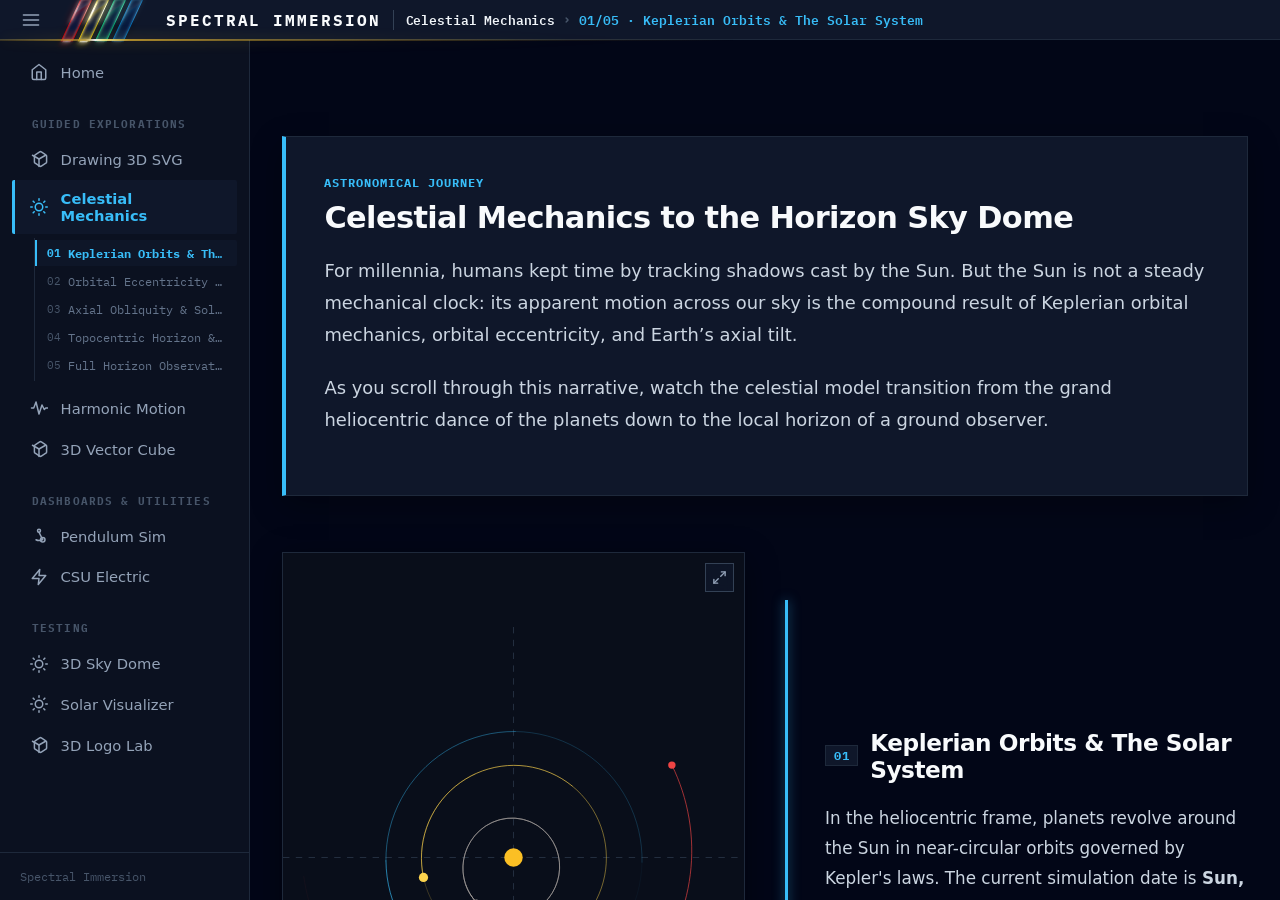
<file: solar-scrolly/index.html>
<!DOCTYPE html><html lang="en" data-astro-cid-37fxchfa style="--mainPadding: clamp(1rem, 2.5vw, 2.5rem);--mainMaxWidth: none;--bodyOverflow: auto;"> <head><meta charset="utf-8"><link rel="icon" type="image/svg+xml" href="/logo.svg"><link rel="icon" href="/favicon.svg"><meta name="viewport" content="width=device-width, initial-scale=1.0"><meta name="generator" content="Astro v6.4.8"><title>Celestial Mechanics</title><!-- Google Fonts for IBM Plex Mono --><link rel="preconnect" href="https://fonts.googleapis.com"><link rel="preconnect" href="https://fonts.gstatic.com" crossorigin><link href="https://fonts.googleapis.com/css2?family=IBM+Plex+Mono:wght@500;700&display=swap" rel="stylesheet"><link rel="stylesheet" href="/_astro/vendor-katex.DbX94k4-.css"><link rel="stylesheet" href="/_astro/BaseLayout.CigGMXHI.css"><link rel="stylesheet" href="/_astro/EditorialCard.BICFePh9.css"><style>.cad-box-body.svelte-rmoi43{display:flex;flex-direction:column;gap:.6rem}
.inline-readout.svelte-1iwnz5f{display:inline-block;width:7.5ch;text-align:right;font-family:IBM Plex Mono,monospace;font-variant-numeric:tabular-nums;font-feature-settings:"tnum";font-weight:700;font-size:.9em;color:#38bdf8;background:#0f172a;padding:.1rem .4rem;border-radius:0;border:1px solid #334155;vertical-align:baseline;box-sizing:content-box;white-space:nowrap}.full-height-lab.svelte-14zmh1y{width:100%;margin:2.5rem 0 1rem;position:relative}.lab-frame.svelte-14zmh1y{position:sticky;top:.75rem;height:calc(100vh - 40px - 1.5rem);width:100%;background:#090e1a;border:1px solid #1e293b;box-shadow:0 12px 36px #00000073;display:flex;flex-direction:column;overflow:hidden;box-sizing:border-box}.lab-topbar.svelte-14zmh1y{flex-shrink:0;background:#0f172a;border-bottom:1px solid #1e293b;padding:.45rem .85rem;display:flex;align-items:center;justify-content:space-between;gap:.75rem;flex-wrap:wrap}.lab-title-group.svelte-14zmh1y{display:flex;align-items:center;gap:.6rem;min-width:0;flex-wrap:wrap}.lab-heading.svelte-14zmh1y{margin:0;font-size:.98rem;font-weight:700;color:#f8fafc;letter-spacing:-.01em;white-space:nowrap}.lab-telemetry-slot.svelte-14zmh1y{display:flex;align-items:center;gap:.5rem}.lab-tabs.svelte-14zmh1y{display:flex;align-items:center;gap:.3rem;overflow-x:auto;max-width:100%;scrollbar-width:none}.lab-tabs.svelte-14zmh1y::-webkit-scrollbar{display:none}.lab-tab-btn.svelte-14zmh1y{background:transparent;border:1px solid transparent;color:#94a3b8;font-family:IBM Plex Mono,monospace;font-size:.72rem;font-weight:600;padding:4px 10px;cursor:pointer;white-space:nowrap;transition:all .15s ease}.lab-tab-btn.svelte-14zmh1y:hover{color:#f8fafc;background:#1e293b}.lab-tab-btn.active.svelte-14zmh1y{color:#38bdf8;background:#020617;border-color:#38bdf8}.lab-stage.svelte-14zmh1y{flex:1;min-height:0;width:100%;position:relative;display:flex;flex-direction:column;overflow:hidden;background:#090e1a}.lab-controls-drawer.svelte-14zmh1y{flex-shrink:0;background:#0f172af7;border-top:1px solid #334155;padding:.65rem .9rem;backdrop-filter:blur(8px);max-height:42vh;overflow-y:auto}.drawer-header.svelte-14zmh1y{display:flex;justify-content:space-between;align-items:center;margin-bottom:.45rem}.drawer-close-btn.svelte-14zmh1y{background:transparent;border:none;color:#94a3b8;font-family:IBM Plex Mono,monospace;font-size:.68rem;cursor:pointer;padding:0 4px}.drawer-close-btn.svelte-14zmh1y:hover{color:#f8fafc}@media(max-width:1023px){.full-height-lab.svelte-14zmh1y{margin:1.5rem 0 0}.lab-frame.svelte-14zmh1y{top:0;height:calc(100vh - 40px);width:100vw;margin-left:calc(-50vw + 50%);margin-right:calc(-50vw + 50%);border-left:none;border-right:none}.lab-topbar.svelte-14zmh1y{padding:.35rem .65rem;gap:.4rem}.lab-heading.svelte-14zmh1y{font-size:.85rem}.lab-tabs.svelte-14zmh1y{width:100%;border-top:1px solid #1e293b;padding-top:.3rem}.lab-tab-btn.svelte-14zmh1y{flex:1;text-align:center;padding:5px 8px}}
.viz-wrapper.svelte-ngc18y{width:100%;height:100%;display:flex;flex-direction:column;gap:.5rem}.viz-container.svelte-ngc18y{width:100%;flex-grow:1;min-height:0;display:flex;align-items:center;justify-content:center;background-color:#0f172a;border-radius:.5rem;overflow:hidden;position:relative}.header-row.svelte-ngc18y{display:flex;align-items:center;padding-left:.5rem;flex-shrink:0}.title.svelte-ngc18y{color:#f8fafc;font-family:monospace;font-size:1.1rem;font-weight:600;text-transform:uppercase;letter-spacing:.05em}.controls-row.svelte-ngc18y{display:flex;justify-content:center;align-items:center;gap:2rem;padding:.75rem 1rem;background-color:#0f172a;border-radius:.5rem;flex-shrink:0;width:100%;flex-wrap:wrap}.viz-wrapper .toggle-row{display:flex;align-items:center;gap:.5rem}.viz-wrapper .toggle-row label{font-family:monospace;font-size:.85rem;color:#94a3b8;cursor:pointer}.viz-wrapper .slider-group{display:flex;align-items:center;gap:.5rem}.viz-wrapper .slider-group label{font-family:monospace;font-size:.85rem;color:#94a3b8}.viz-wrapper .tray-label{color:#64748b;font-family:monospace;font-size:.85rem}.viz-content.svelte-7x25xk{display:flex;flex-direction:row;align-items:center;padding:1rem;gap:2rem;width:100%;height:100%}.data-panel.svelte-7x25xk{display:flex;flex-direction:column;justify-content:center;gap:2rem;font-size:1rem;font-family:IBM Plex Mono,monospace;color:#cbd5e1;background:#0f172a;padding:1.5rem;border-radius:.25rem;min-width:250px;text-align:left}.eq-ctr-group.svelte-7x25xk{display:flex;flex-direction:column;align-items:flex-start;gap:.5rem}.sub-text.svelte-7x25xk{font-size:.75rem;color:#64748b}.label.svelte-7x25xk{font-size:12px;fill:#94a3b8;font-family:IBM Plex Mono,monospace}.label.svelte-1k114ba,.label.svelte-132b8cx{font-size:10px;fill:#94a3b8;font-family:IBM Plex Mono,monospace}.message.svelte-luw6u1{font-family:monospace;color:#94a3b8}.error.svelte-luw6u1{color:#f87171}.orrery-svg.svelte-luw6u1{width:100%;max-height:100%}.axes.svelte-luw6u1 line:where(.svelte-luw6u1){stroke:#334155;stroke-width:.005;stroke-dasharray:.05,.05}
.solar-orrery-scrolly-root.svelte-8xvab9{width:100%}.graphic-pane.svelte-8xvab9{width:100%;height:100%;display:flex;flex-direction:column;position:relative;background:#090e1a}.canvas-wrapper.svelte-8xvab9{flex:1;min-height:0;width:100%;height:100%;display:flex;align-items:center;justify-content:center;overflow:hidden}.graphic-dock.svelte-8xvab9{flex-shrink:0;background:#0f172a;border-top:1px solid #1e293b;padding:.75rem 1rem;display:flex;flex-direction:column;gap:.5rem}.dock-row.svelte-8xvab9{display:flex;align-items:center;gap:.75rem}.dock-label.svelte-8xvab9{font-family:IBM Plex Mono,monospace;font-size:.75rem;font-weight:700;color:#94a3b8;text-transform:uppercase;white-space:nowrap}.dock-slider.svelte-8xvab9{flex:1;accent-color:#38bdf8;cursor:pointer}.dock-readout.svelte-8xvab9{font-family:IBM Plex Mono,monospace;font-size:.8rem;font-weight:600;color:#38bdf8;white-space:nowrap;min-width:8ch;text-align:right}.dock-presets.svelte-8xvab9{display:flex;align-items:center;gap:.4rem;flex-wrap:wrap}.season-btn.svelte-8xvab9{background:#1e293b;border:1px solid #334155;color:#94a3b8;font-family:IBM Plex Mono,monospace;font-size:.72rem;font-weight:600;padding:4px 8px;border-radius:0;cursor:pointer;transition:all .15s ease}.season-btn.svelte-8xvab9:hover{color:#f8fafc;background:#334155;border-color:#38bdf8}.season-btn.active.svelte-8xvab9{color:#38bdf8;background:#090e1a;border-color:#38bdf8}.solar-sky-scrolly-root.svelte-a1o8sn{width:100%}.graphic-pane.svelte-a1o8sn{width:100%;height:100%;display:flex;flex-direction:column;position:relative;background:#090e1a}.canvas-wrapper.svelte-a1o8sn{flex:1;min-height:0;width:100%;height:100%;display:flex;align-items:center;justify-content:center;overflow:hidden}.canvas-wrapper .viz-wrapper{gap:0}.canvas-wrapper .viz-container{border-radius:0;background:#090e1a}.canvas-wrapper .header-row{display:none}.graphic-dock.svelte-a1o8sn{flex-shrink:0;background:#0f172a;border-top:1px solid #1e293b;padding:.75rem 1rem;display:flex;flex-direction:column;gap:.5rem}.dock-row.svelte-a1o8sn{display:flex;align-items:center;gap:.75rem}.dock-label.svelte-a1o8sn{font-family:IBM Plex Mono,monospace;font-size:.75rem;font-weight:700;color:#94a3b8;text-transform:uppercase;white-space:nowrap}.dock-slider.svelte-a1o8sn{flex:1;accent-color:#38bdf8;cursor:pointer}.dock-readout.svelte-a1o8sn{font-family:IBM Plex Mono,monospace;font-size:.8rem;font-weight:600;color:#38bdf8;white-space:nowrap;min-width:12ch;text-align:right}.dock-presets.svelte-a1o8sn{display:flex;align-items:center;gap:.4rem;flex-wrap:wrap}.season-btn.svelte-a1o8sn{background:#1e293b;border:1px solid #334155;color:#94a3b8;font-family:IBM Plex Mono,monospace;font-size:.72rem;font-weight:600;padding:4px 8px;border-radius:0;cursor:pointer;transition:all .15s ease}.season-btn.svelte-a1o8sn:hover{color:#f8fafc;background:#334155;border-color:#38bdf8}.season-btn.active.svelte-a1o8sn{color:#38bdf8;background:#090e1a;border-color:#38bdf8}ul.svelte-a1o8sn{padding-left:1.25rem;margin:.75rem 0 1rem}li.svelte-a1o8sn{margin-bottom:.5rem}.telemetry-pills.svelte-18ly3nm{display:flex;align-items:center;gap:.35rem;flex-wrap:wrap}.t-pill.svelte-18ly3nm{font-family:IBM Plex Mono,monospace;font-size:.68rem;font-weight:600;color:#cbd5e1;background:#020617;border:1px solid #1e293b;padding:2px 7px;font-variant-numeric:tabular-nums;white-space:nowrap}.t-pill.accent-gold.svelte-18ly3nm{color:#fbbf24}.t-pill.accent-cyan.svelte-18ly3nm{color:#38bdf8}.t-pill.accent-rose.svelte-18ly3nm{color:#f43f5e}.pane-canvas .viz-wrapper{gap:0;width:100%;height:100%}.pane-canvas .viz-container{border-radius:0;background:transparent;border:none}.pane-canvas .header-row{display:none}.dock-sep.svelte-18ly3nm{color:#334155;font-family:IBM Plex Mono,monospace;font-size:.75rem;padding:0 2px}
.full-height-lab.svelte-14zmh1y{width:100%;margin:2.5rem 0 1rem;position:relative}.lab-frame.svelte-14zmh1y{position:sticky;top:.75rem;height:calc(100vh - 40px - 1.5rem);width:100%;background:#090e1a;border:1px solid #1e293b;box-shadow:0 12px 36px #00000073;display:flex;flex-direction:column;overflow:hidden;box-sizing:border-box}.lab-topbar.svelte-14zmh1y{flex-shrink:0;background:#0f172a;border-bottom:1px solid #1e293b;padding:.45rem .85rem;display:flex;align-items:center;justify-content:space-between;gap:.75rem;flex-wrap:wrap}.lab-title-group.svelte-14zmh1y{display:flex;align-items:center;gap:.6rem;min-width:0;flex-wrap:wrap}.lab-heading.svelte-14zmh1y{margin:0;font-size:.98rem;font-weight:700;color:#f8fafc;letter-spacing:-.01em;white-space:nowrap}.lab-telemetry-slot.svelte-14zmh1y{display:flex;align-items:center;gap:.5rem}.lab-tabs.svelte-14zmh1y{display:flex;align-items:center;gap:.3rem;overflow-x:auto;max-width:100%;scrollbar-width:none}.lab-tabs.svelte-14zmh1y::-webkit-scrollbar{display:none}.lab-tab-btn.svelte-14zmh1y{background:transparent;border:1px solid transparent;color:#94a3b8;font-family:IBM Plex Mono,monospace;font-size:.72rem;font-weight:600;padding:4px 10px;cursor:pointer;white-space:nowrap;transition:all .15s ease}.lab-tab-btn.svelte-14zmh1y:hover{color:#f8fafc;background:#1e293b}.lab-tab-btn.active.svelte-14zmh1y{color:#38bdf8;background:#020617;border-color:#38bdf8}.lab-stage.svelte-14zmh1y{flex:1;min-height:0;width:100%;position:relative;display:flex;flex-direction:column;overflow:hidden;background:#090e1a}.lab-controls-drawer.svelte-14zmh1y{flex-shrink:0;background:#0f172af7;border-top:1px solid #334155;padding:.65rem .9rem;backdrop-filter:blur(8px);max-height:42vh;overflow-y:auto}.drawer-header.svelte-14zmh1y{display:flex;justify-content:space-between;align-items:center;margin-bottom:.45rem}.drawer-close-btn.svelte-14zmh1y{background:transparent;border:none;color:#94a3b8;font-family:IBM Plex Mono,monospace;font-size:.68rem;cursor:pointer;padding:0 4px}.drawer-close-btn.svelte-14zmh1y:hover{color:#f8fafc}@media(max-width:1023px){.full-height-lab.svelte-14zmh1y{margin:1.5rem 0 0}.lab-frame.svelte-14zmh1y{top:0;height:calc(100vh - 40px);width:100vw;margin-left:calc(-50vw + 50%);margin-right:calc(-50vw + 50%);border-left:none;border-right:none}.lab-topbar.svelte-14zmh1y{padding:.35rem .65rem;gap:.4rem}.lab-heading.svelte-14zmh1y{font-size:.85rem}.lab-tabs.svelte-14zmh1y{width:100%;border-top:1px solid #1e293b;padding-top:.3rem}.lab-tab-btn.svelte-14zmh1y{flex:1;text-align:center;padding:5px 8px}}
.viz-content.svelte-7x25xk{display:flex;flex-direction:row;align-items:center;padding:1rem;gap:2rem;width:100%;height:100%}.data-panel.svelte-7x25xk{display:flex;flex-direction:column;justify-content:center;gap:2rem;font-size:1rem;font-family:IBM Plex Mono,monospace;color:#cbd5e1;background:#0f172a;padding:1.5rem;border-radius:.25rem;min-width:250px;text-align:left}.eq-ctr-group.svelte-7x25xk{display:flex;flex-direction:column;align-items:flex-start;gap:.5rem}.sub-text.svelte-7x25xk{font-size:.75rem;color:#64748b}.label.svelte-7x25xk{font-size:12px;fill:#94a3b8;font-family:IBM Plex Mono,monospace}.message.svelte-luw6u1{font-family:monospace;color:#94a3b8}.error.svelte-luw6u1{color:#f87171}.orrery-svg.svelte-luw6u1{width:100%;max-height:100%}.axes.svelte-luw6u1 line:where(.svelte-luw6u1){stroke:#334155;stroke-width:.005;stroke-dasharray:.05,.05}
.inline-readout.svelte-1iwnz5f{display:inline-block;width:7.5ch;text-align:right;font-family:IBM Plex Mono,monospace;font-variant-numeric:tabular-nums;font-feature-settings:"tnum";font-weight:700;font-size:.9em;color:#38bdf8;background:#0f172a;padding:.1rem .4rem;border-radius:0;border:1px solid #334155;vertical-align:baseline;box-sizing:content-box;white-space:nowrap}
</style><link rel="stylesheet" href="/_astro/Katex.DlzYkNDS.css"><style>.label.svelte-1k114ba,.label.svelte-132b8cx{font-size:10px;fill:#94a3b8;font-family:IBM Plex Mono,monospace}
</style></head> <body data-astro-cid-37fxchfa style="--mainPadding: clamp(1rem, 2.5vw, 2.5rem);--mainMaxWidth: none;--bodyOverflow: auto;"> <div id="app-layout" class="app-layout" data-astro-cid-37fxchfa style="--mainPadding: clamp(1rem, 2.5vw, 2.5rem);--mainMaxWidth: none;--bodyOverflow: auto;"> <!-- Pinned Top Bar --> <header class="topbar" data-astro-cid-37fxchfa style="--mainPadding: clamp(1rem, 2.5vw, 2.5rem);--mainMaxWidth: none;--bodyOverflow: auto;"> <div class="topbar-left" data-astro-cid-37fxchfa style="--mainPadding: clamp(1rem, 2.5vw, 2.5rem);--mainMaxWidth: none;--bodyOverflow: auto;"> <button id="nav-toggle" class="nav-toggle-btn" aria-label="Toggle navigation menu" aria-expanded="true" data-astro-cid-37fxchfa style="--mainPadding: clamp(1rem, 2.5vw, 2.5rem);--mainMaxWidth: none;--bodyOverflow: auto;"> <svg width="20" height="20" viewBox="0 0 24 24" fill="none" stroke="currentColor" stroke-width="2" stroke-linecap="round" stroke-linejoin="round" data-astro-cid-37fxchfa style="--mainPadding: clamp(1rem, 2.5vw, 2.5rem);--mainMaxWidth: none;--bodyOverflow: auto;"> <line x1="3" y1="6" x2="21" y2="6" data-astro-cid-37fxchfa style="--mainPadding: clamp(1rem, 2.5vw, 2.5rem);--mainMaxWidth: none;--bodyOverflow: auto;"></line> <line x1="3" y1="12" x2="21" y2="12" data-astro-cid-37fxchfa style="--mainPadding: clamp(1rem, 2.5vw, 2.5rem);--mainMaxWidth: none;--bodyOverflow: auto;"></line> <line x1="3" y1="18" x2="21" y2="18" data-astro-cid-37fxchfa style="--mainPadding: clamp(1rem, 2.5vw, 2.5rem);--mainMaxWidth: none;--bodyOverflow: auto;"></line> </svg> </button> <style>astro-island,astro-slot,astro-static-slot{display:contents}</style><script>(()=>{var e=async t=>{await(await t())()};(self.Astro||(self.Astro={})).load=e;window.dispatchEvent(new Event("astro:load"));})();</script><script>(()=>{var g=Object.defineProperty;var w=(c,s,d)=>s in c?g(c,s,{enumerable:!0,configurable:!0,writable:!0,value:d}):c[s]=d;var l=(c,s,d)=>w(c,typeof s!="symbol"?s+"":s,d);var E=new Set(["__proto__","constructor","prototype"]);{let c={0:t=>y(t),1:t=>d(t),2:t=>new RegExp(t),3:t=>new Date(t),4:t=>new Map(d(t)),5:t=>new Set(d(t)),6:t=>BigInt(t),7:t=>new URL(t),8:t=>new Uint8Array(t),9:t=>new Uint16Array(t),10:t=>new Uint32Array(t),11:t=>Number.POSITIVE_INFINITY*t},s=t=>{let[p,e]=t;return p in c?c[p](e):void 0},d=t=>t.map(s),y=t=>typeof t!="object"||t===null?t:Object.fromEntries(Object.entries(t).map(([p,e])=>[p,s(e)]));class f extends HTMLElement{constructor(){super(...arguments);l(this,"Component");l(this,"hydrator");l(this,"hydrate",async()=>{var b;if(!this.hydrator||!this.isConnected)return;let e=(b=this.parentElement)==null?void 0:b.closest("astro-island[ssr]");if(e){e.addEventListener("astro:hydrate",this.hydrate,{once:!0});return}let n=this.querySelectorAll("astro-slot"),r={},i=this.querySelectorAll("template[data-astro-template]");for(let o of i){let a=o.closest(this.tagName);a!=null&&a.isSameNode(this)&&(r[o.getAttribute("data-astro-template")||"default"]=o.innerHTML,o.remove())}for(let o of n){let a=o.closest(this.tagName);a!=null&&a.isSameNode(this)&&(r[o.getAttribute("name")||"default"]=o.innerHTML)}let u;try{u=this.hasAttribute("props")?y(JSON.parse(this.getAttribute("props"))):{}}catch(o){let a=this.getAttribute("component-url")||"<unknown>",v=this.getAttribute("component-export");throw v&&(a+=` (export ${v})`),console.error(`[hydrate] Error parsing props for component ${a}`,this.getAttribute("props"),o),o}let h;await this.hydrator(this)(this.Component,u,r,{client:this.getAttribute("client")}),this.removeAttribute("ssr"),this.dispatchEvent(new CustomEvent("astro:hydrate"))});l(this,"unmount",()=>{this.isConnected||this.dispatchEvent(new CustomEvent("astro:unmount"))})}disconnectedCallback(){document.removeEventListener("astro:after-swap",this.unmount),document.addEventListener("astro:after-swap",this.unmount,{once:!0})}connectedCallback(){if(!this.hasAttribute("await-children")||document.readyState==="interactive"||document.readyState==="complete")this.childrenConnectedCallback();else{let e=()=>{document.removeEventListener("DOMContentLoaded",e),n.disconnect(),this.childrenConnectedCallback()},n=new MutationObserver(()=>{var r;((r=this.lastChild)==null?void 0:r.nodeType)===Node.COMMENT_NODE&&this.lastChild.nodeValue==="astro:end"&&(this.lastChild.remove(),e())});n.observe(this,{childList:!0}),document.addEventListener("DOMContentLoaded",e)}}async childrenConnectedCallback(){let e=this.getAttribute("before-hydration-url");e&&await import(e),this.start()}getRetryImportUrl(e){let n=new URL(e,document.baseURI),r=`astro-retry=${Date.now()}`,i=n.hash.replace(/^#/,"");return n.hash=i?`${i}&${r}`:r,n.toString()}async importWithRetry(e){try{return await import(e)}catch(n){return await new Promise(r=>setTimeout(r,1e3)),import(this.getRetryImportUrl(e))}}handleHydrationError(e){let n=this.getAttribute("component-url"),r=new CustomEvent("astro:hydration-error",{cancelable:!0,bubbles:!0,composed:!0,detail:{error:e,componentUrl:n}});this.dispatchEvent(r)&&console.error(`[astro-island] Error hydrating ${n}`,e)}async start(){let e=JSON.parse(this.getAttribute("opts")),n=this.getAttribute("client");if(Astro[n]===void 0){window.addEventListener(`astro:${n}`,()=>this.start(),{once:!0});return}try{await Astro[n](async()=>{let r=this.getAttribute("renderer-url");try{let[i,{default:u}]=await Promise.all([this.importWithRetry(this.getAttribute("component-url")),r?this.importWithRetry(r):Promise.resolve({default:()=>()=>{}})]),h=this.getAttribute("component-export")||"default";if(h.includes(".")){this.Component=i;for(let m of h.split(".")){if(E.has(m)||!this.Component||typeof this.Component!="object"&&typeof this.Component!="function"||!Object.hasOwn(this.Component,m))throw new Error(`Invalid component export path: ${h}`);this.Component=this.Component[m]}}else{if(E.has(h))throw new Error(`Invalid component export path: ${h}`);this.Component=i[h]}return this.hydrator=u,this.hydrate}catch(i){return this.handleHydrationError(i),()=>{}}},e,this)}catch(r){this.handleHydrationError(r)}}attributeChangedCallback(){this.hydrate()}}l(f,"observedAttributes",["props"]),customElements.get("astro-island")||customElements.define("astro-island",f)}})();</script><astro-island uid="gemQ" component-url="/_astro/HeaderGlassLogo.BvBxbHWB.js" component-export="default" renderer-url="/_astro/client.svelte.CqfarIwW.js" props="{&quot;data-astro-cid-37fxchfa&quot;:[0,true]}" ssr client="load" opts="{&quot;name&quot;:&quot;HeaderGlassLogo&quot;,&quot;value&quot;:true}" await-children><!--[--><div class="header-glass-brand-root svelte-1ci3ikk" style=" --overhang: 0px; --pillar-w: 10px; --pillar-gap: 5px; --slant: -25deg; --tint: 0; --edge-power: 0.6; "><a href="/" class="brand-link svelte-1ci3ikk" aria-label="Spectral Immersion Home"><div class="contiguous-pillars-wrap svelte-1ci3ikk"><!--[--><div class="edgelit-slab svelte-1ci3ikk" style="
				--c-hex: #ff0200;
				--c-rgb: 255, 2, 0;
				--c-bright: #ffa1a0;
				--c-core: #ff3330;
				--glint-y: 29.2%;
				--hotspot-alpha: 0.769;
				--left-lit: 0.756;
				--right-lit: 0.756;
				--bottom-lit: 0.769;
				--act: 0.661;
			"><span class="bevel-glint-left svelte-1ci3ikk"></span> <span class="bevel-glint-right svelte-1ci3ikk"></span> <span class="bevel-glint-bottom svelte-1ci3ikk"></span></div><div class="edgelit-slab svelte-1ci3ikk" style="
				--c-hex: #f7d404;
				--c-rgb: 247, 212, 4;
				--c-bright: #fff8b3;
				--c-core: #ffe247;
				--glint-y: 29.2%;
				--hotspot-alpha: 0.986;
				--left-lit: 0.985;
				--right-lit: 0.985;
				--bottom-lit: 0.986;
				--act: 0.979;
			"><span class="bevel-glint-left svelte-1ci3ikk"></span> <span class="bevel-glint-right svelte-1ci3ikk"></span> <span class="bevel-glint-bottom svelte-1ci3ikk"></span></div><div class="edgelit-slab svelte-1ci3ikk" style="
				--c-hex: #00fe96;
				--c-rgb: 0, 254, 150;
				--c-bright: #b8ffdf;
				--c-core: #42ffb5;
				--glint-y: 29.2%;
				--hotspot-alpha: 0.573;
				--left-lit: 0.548;
				--right-lit: 0.548;
				--bottom-lit: 0.573;
				--act: 0.373;
			"><span class="bevel-glint-left svelte-1ci3ikk"></span> <span class="bevel-glint-right svelte-1ci3ikk"></span> <span class="bevel-glint-bottom svelte-1ci3ikk"></span></div><div class="edgelit-slab svelte-1ci3ikk" style="
				--c-hex: #00a5ff;
				--c-rgb: 0, 165, 255;
				--c-bright: #bae5ff;
				--c-core: #47c0ff;
				--glint-y: 29.2%;
				--hotspot-alpha: 0.415;
				--left-lit: 0.381;
				--right-lit: 0.381;
				--bottom-lit: 0.415;
				--act: 0.140;
			"><span class="bevel-glint-left svelte-1ci3ikk"></span> <span class="bevel-glint-right svelte-1ci3ikk"></span> <span class="bevel-glint-bottom svelte-1ci3ikk"></span></div><!--]--></div> <span class="brand-name svelte-1ci3ikk">Spectral Immersion</span></a> <div class="header-waveguide-border svelte-1ci3ikk" style="
			--border-glow-opacity: 0.886;
			--border-grad: linear-gradient(90deg,
				rgba(191, 152, 44, 0.27) 0px,
				rgba(191, 152, 44, 0.54) 48px,
				rgba(191, 152, 44, 0.80) 85px,
				#ffffff 95px,
				rgb(255, 242, 134) 103px,
				rgb(191, 152, 44) 130px,
				rgba(191, 152, 44, 0.64) 237px,
				rgba(191, 152, 44, 0.34) 406px,
				rgba(191, 152, 44, 0.12) 561px,
				transparent 742px,
				transparent 100%
			);
			--border-filter: drop-shadow(0 0 7px rgba(191, 152, 44, 0.73));
		"></div></div><!--]--><!--astro:end--></astro-island> <div class="topbar-divider" aria-hidden="true" data-astro-cid-37fxchfa style="--mainPadding: clamp(1rem, 2.5vw, 2.5rem);--mainMaxWidth: none;--bodyOverflow: auto;"></div> <div class="topbar-breadcrumbs" data-astro-cid-37fxchfa style="--mainPadding: clamp(1rem, 2.5vw, 2.5rem);--mainMaxWidth: none;--bodyOverflow: auto;"> <span class="breadcrumb-page" data-astro-cid-37fxchfa style="--mainPadding: clamp(1rem, 2.5vw, 2.5rem);--mainMaxWidth: none;--bodyOverflow: auto;">Celestial Mechanics</span> <span id="breadcrumb-sep" class="breadcrumb-sep" hidden data-astro-cid-37fxchfa style="--mainPadding: clamp(1rem, 2.5vw, 2.5rem);--mainMaxWidth: none;--bodyOverflow: auto;">›</span> <span id="breadcrumb-section" class="breadcrumb-section" hidden data-astro-cid-37fxchfa style="--mainPadding: clamp(1rem, 2.5vw, 2.5rem);--mainMaxWidth: none;--bodyOverflow: auto;"></span> </div> </div> </header> <!-- App Body (Sidebar + Scrollable Main Content) --> <div class="app-container" data-astro-cid-37fxchfa style="--mainPadding: clamp(1rem, 2.5vw, 2.5rem);--mainMaxWidth: none;--bodyOverflow: auto;"> <!-- Backdrop overlay for mobile drawer --> <div id="nav-backdrop" class="nav-backdrop" aria-hidden="true" data-astro-cid-37fxchfa style="--mainPadding: clamp(1rem, 2.5vw, 2.5rem);--mainMaxWidth: none;--bodyOverflow: auto;"></div> <!-- Navigation Sidebar / Overlay Drawer --> <aside id="nav-sidebar" class="nav-sidebar" aria-label="Main Navigation" data-astro-cid-37fxchfa style="--mainPadding: clamp(1rem, 2.5vw, 2.5rem);--mainMaxWidth: none;--bodyOverflow: auto;"> <div class="drawer-header" data-astro-cid-37fxchfa style="--mainPadding: clamp(1rem, 2.5vw, 2.5rem);--mainMaxWidth: none;--bodyOverflow: auto;"> <div class="brand" data-astro-cid-37fxchfa style="--mainPadding: clamp(1rem, 2.5vw, 2.5rem);--mainMaxWidth: none;--bodyOverflow: auto;"> <div class="logo-container" data-astro-cid-37fxchfa style="--mainPadding: clamp(1rem, 2.5vw, 2.5rem);--mainMaxWidth: none;--bodyOverflow: auto;"> <img src="/logo.svg" alt="Spectral Immersion Logo" style="width: 100%; height: 100%; object-fit: contain;; --mainPadding: clamp(1rem, 2.5vw, 2.5rem);--mainMaxWidth: none;--bodyOverflow: auto;" data-astro-cid-37fxchfa> </div> <span class="brand-name" data-astro-cid-37fxchfa style="--mainPadding: clamp(1rem, 2.5vw, 2.5rem);--mainMaxWidth: none;--bodyOverflow: auto;">Spectral Immersion</span> </div> <button id="drawer-close" class="drawer-close-btn" aria-label="Close menu" data-astro-cid-37fxchfa style="--mainPadding: clamp(1rem, 2.5vw, 2.5rem);--mainMaxWidth: none;--bodyOverflow: auto;"> <svg width="20" height="20" viewBox="0 0 24 24" fill="none" stroke="currentColor" stroke-width="2" stroke-linecap="round" stroke-linejoin="round" data-astro-cid-37fxchfa style="--mainPadding: clamp(1rem, 2.5vw, 2.5rem);--mainMaxWidth: none;--bodyOverflow: auto;"> <line x1="18" y1="6" x2="6" y2="18" data-astro-cid-37fxchfa style="--mainPadding: clamp(1rem, 2.5vw, 2.5rem);--mainMaxWidth: none;--bodyOverflow: auto;"></line> <line x1="6" y1="6" x2="18" y2="18" data-astro-cid-37fxchfa style="--mainPadding: clamp(1rem, 2.5vw, 2.5rem);--mainMaxWidth: none;--bodyOverflow: auto;"></line> </svg> </button> </div> <nav class="sidebar-nav" style="padding-top: 0.75rem;; --mainPadding: clamp(1rem, 2.5vw, 2.5rem);--mainMaxWidth: none;--bodyOverflow: auto;" data-astro-cid-37fxchfa> <div class="sidebar-group" data-astro-cid-37fxchfa style="--mainPadding: clamp(1rem, 2.5vw, 2.5rem);--mainMaxWidth: none;--bodyOverflow: auto;">  <div class="nav-item-group" data-astro-cid-37fxchfa style="--mainPadding: clamp(1rem, 2.5vw, 2.5rem);--mainMaxWidth: none;--bodyOverflow: auto;"> <a href="/" class="nav-item-link" data-astro-cid-37fxchfa style="--mainPadding: clamp(1rem, 2.5vw, 2.5rem);--mainMaxWidth: none;--bodyOverflow: auto;"> <span class="nav-item-icon" data-astro-cid-37fxchfa style="--mainPadding: clamp(1rem, 2.5vw, 2.5rem);--mainMaxWidth: none;--bodyOverflow: auto;"> <svg width="18" height="18" viewBox="0 0 24 24" fill="none" stroke="currentColor" stroke-width="2" stroke-linecap="round" stroke-linejoin="round" data-astro-cid-37fxchfa style="--mainPadding: clamp(1rem, 2.5vw, 2.5rem);--mainMaxWidth: none;--bodyOverflow: auto;"> <path d="M3 9l9-7 9 7v11a2 2 0 0 1-2 2H5a2 2 0 0 1-2-2z" data-astro-cid-37fxchfa style="--mainPadding: clamp(1rem, 2.5vw, 2.5rem);--mainMaxWidth: none;--bodyOverflow: auto;"></path> <polyline points="9 22 9 12 15 12 15 22" data-astro-cid-37fxchfa style="--mainPadding: clamp(1rem, 2.5vw, 2.5rem);--mainMaxWidth: none;--bodyOverflow: auto;"></polyline> </svg>      </span> <span data-astro-cid-37fxchfa style="--mainPadding: clamp(1rem, 2.5vw, 2.5rem);--mainMaxWidth: none;--bodyOverflow: auto;">Home</span> </a>  </div> </div><div class="sidebar-group" data-astro-cid-37fxchfa style="--mainPadding: clamp(1rem, 2.5vw, 2.5rem);--mainMaxWidth: none;--bodyOverflow: auto;"> <div class="sidebar-section-title" data-astro-cid-37fxchfa style="--mainPadding: clamp(1rem, 2.5vw, 2.5rem);--mainMaxWidth: none;--bodyOverflow: auto;">Guided Explorations</div> <div class="nav-item-group" data-astro-cid-37fxchfa style="--mainPadding: clamp(1rem, 2.5vw, 2.5rem);--mainMaxWidth: none;--bodyOverflow: auto;"> <a href="/svg3d" class="nav-item-link" data-astro-cid-37fxchfa style="--mainPadding: clamp(1rem, 2.5vw, 2.5rem);--mainMaxWidth: none;--bodyOverflow: auto;"> <span class="nav-item-icon" data-astro-cid-37fxchfa style="--mainPadding: clamp(1rem, 2.5vw, 2.5rem);--mainMaxWidth: none;--bodyOverflow: auto;">   <svg width="18" height="18" viewBox="0 0 24 24" fill="none" stroke="currentColor" stroke-width="2" stroke-linecap="round" stroke-linejoin="round" data-astro-cid-37fxchfa style="--mainPadding: clamp(1rem, 2.5vw, 2.5rem);--mainMaxWidth: none;--bodyOverflow: auto;"> <path d="m21.12 6.4-6-3.87a2 2 0 0 0-2.24 0l-6 3.87a2 2 0 0 0-1 1.74v7.72a2 2 0 0 0 1 1.74l6 3.87a2 2 0 0 0 2.24 0l6-3.87a2 2 0 0 0 1-1.74V8.14a2 2 0 0 0-1-1.74Z" data-astro-cid-37fxchfa style="--mainPadding: clamp(1rem, 2.5vw, 2.5rem);--mainMaxWidth: none;--bodyOverflow: auto;"></path> <path d="m3.3 7 8.7 5 8.7-5" data-astro-cid-37fxchfa style="--mainPadding: clamp(1rem, 2.5vw, 2.5rem);--mainMaxWidth: none;--bodyOverflow: auto;"></path> <path d="M12 22V12" data-astro-cid-37fxchfa style="--mainPadding: clamp(1rem, 2.5vw, 2.5rem);--mainMaxWidth: none;--bodyOverflow: auto;"></path> </svg>    </span> <span data-astro-cid-37fxchfa style="--mainPadding: clamp(1rem, 2.5vw, 2.5rem);--mainMaxWidth: none;--bodyOverflow: auto;">Drawing 3D SVG</span> </a>  </div><div class="nav-item-group" data-astro-cid-37fxchfa style="--mainPadding: clamp(1rem, 2.5vw, 2.5rem);--mainMaxWidth: none;--bodyOverflow: auto;"> <a href="/solar-scrolly" class="nav-item-link active" data-astro-cid-37fxchfa style="--mainPadding: clamp(1rem, 2.5vw, 2.5rem);--mainMaxWidth: none;--bodyOverflow: auto;"> <span class="nav-item-icon" data-astro-cid-37fxchfa style="--mainPadding: clamp(1rem, 2.5vw, 2.5rem);--mainMaxWidth: none;--bodyOverflow: auto;">  <svg width="18" height="18" viewBox="0 0 24 24" fill="none" stroke="currentColor" stroke-width="2" stroke-linecap="round" stroke-linejoin="round" data-astro-cid-37fxchfa style="--mainPadding: clamp(1rem, 2.5vw, 2.5rem);--mainMaxWidth: none;--bodyOverflow: auto;"> <circle cx="12" cy="12" r="5" data-astro-cid-37fxchfa style="--mainPadding: clamp(1rem, 2.5vw, 2.5rem);--mainMaxWidth: none;--bodyOverflow: auto;"></circle> <line x1="12" y1="1" x2="12" y2="3" data-astro-cid-37fxchfa style="--mainPadding: clamp(1rem, 2.5vw, 2.5rem);--mainMaxWidth: none;--bodyOverflow: auto;"></line> <line x1="12" y1="21" x2="12" y2="23" data-astro-cid-37fxchfa style="--mainPadding: clamp(1rem, 2.5vw, 2.5rem);--mainMaxWidth: none;--bodyOverflow: auto;"></line> <line x1="4.22" y1="4.22" x2="5.64" y2="5.64" data-astro-cid-37fxchfa style="--mainPadding: clamp(1rem, 2.5vw, 2.5rem);--mainMaxWidth: none;--bodyOverflow: auto;"></line> <line x1="18.36" y1="18.36" x2="19.78" y2="19.78" data-astro-cid-37fxchfa style="--mainPadding: clamp(1rem, 2.5vw, 2.5rem);--mainMaxWidth: none;--bodyOverflow: auto;"></line> <line x1="1" y1="12" x2="3" y2="12" data-astro-cid-37fxchfa style="--mainPadding: clamp(1rem, 2.5vw, 2.5rem);--mainMaxWidth: none;--bodyOverflow: auto;"></line> <line x1="21" y1="12" x2="23" y2="12" data-astro-cid-37fxchfa style="--mainPadding: clamp(1rem, 2.5vw, 2.5rem);--mainMaxWidth: none;--bodyOverflow: auto;"></line> <line x1="4.22" y1="19.78" x2="5.64" y2="18.36" data-astro-cid-37fxchfa style="--mainPadding: clamp(1rem, 2.5vw, 2.5rem);--mainMaxWidth: none;--bodyOverflow: auto;"></line> <line x1="18.36" y1="5.64" x2="19.78" y2="4.22" data-astro-cid-37fxchfa style="--mainPadding: clamp(1rem, 2.5vw, 2.5rem);--mainMaxWidth: none;--bodyOverflow: auto;"></line> </svg>     </span> <span data-astro-cid-37fxchfa style="--mainPadding: clamp(1rem, 2.5vw, 2.5rem);--mainMaxWidth: none;--bodyOverflow: auto;">Celestial Mechanics</span> </a> <ul id="active-page-subnav" class="nav-sublist" aria-label="Celestial Mechanics sections" data-astro-cid-37fxchfa style="--mainPadding: clamp(1rem, 2.5vw, 2.5rem);--mainMaxWidth: none;--bodyOverflow: auto;"></ul> </div><div class="nav-item-group" data-astro-cid-37fxchfa style="--mainPadding: clamp(1rem, 2.5vw, 2.5rem);--mainMaxWidth: none;--bodyOverflow: auto;"> <a href="/harmonic-motion" class="nav-item-link" data-astro-cid-37fxchfa style="--mainPadding: clamp(1rem, 2.5vw, 2.5rem);--mainMaxWidth: none;--bodyOverflow: auto;"> <span class="nav-item-icon" data-astro-cid-37fxchfa style="--mainPadding: clamp(1rem, 2.5vw, 2.5rem);--mainMaxWidth: none;--bodyOverflow: auto;">    <svg width="18" height="18" viewBox="0 0 24 24" fill="none" stroke="currentColor" stroke-width="2" stroke-linecap="round" stroke-linejoin="round" data-astro-cid-37fxchfa style="--mainPadding: clamp(1rem, 2.5vw, 2.5rem);--mainMaxWidth: none;--bodyOverflow: auto;"> <path d="M2 12h3l3-8 4 16 4-12 3 6 2-2h3" data-astro-cid-37fxchfa style="--mainPadding: clamp(1rem, 2.5vw, 2.5rem);--mainMaxWidth: none;--bodyOverflow: auto;"></path> </svg>   </span> <span data-astro-cid-37fxchfa style="--mainPadding: clamp(1rem, 2.5vw, 2.5rem);--mainMaxWidth: none;--bodyOverflow: auto;">Harmonic Motion</span> </a>  </div><div class="nav-item-group" data-astro-cid-37fxchfa style="--mainPadding: clamp(1rem, 2.5vw, 2.5rem);--mainMaxWidth: none;--bodyOverflow: auto;"> <a href="/cube" class="nav-item-link" data-astro-cid-37fxchfa style="--mainPadding: clamp(1rem, 2.5vw, 2.5rem);--mainMaxWidth: none;--bodyOverflow: auto;"> <span class="nav-item-icon" data-astro-cid-37fxchfa style="--mainPadding: clamp(1rem, 2.5vw, 2.5rem);--mainMaxWidth: none;--bodyOverflow: auto;">   <svg width="18" height="18" viewBox="0 0 24 24" fill="none" stroke="currentColor" stroke-width="2" stroke-linecap="round" stroke-linejoin="round" data-astro-cid-37fxchfa style="--mainPadding: clamp(1rem, 2.5vw, 2.5rem);--mainMaxWidth: none;--bodyOverflow: auto;"> <path d="m21.12 6.4-6-3.87a2 2 0 0 0-2.24 0l-6 3.87a2 2 0 0 0-1 1.74v7.72a2 2 0 0 0 1 1.74l6 3.87a2 2 0 0 0 2.24 0l6-3.87a2 2 0 0 0 1-1.74V8.14a2 2 0 0 0-1-1.74Z" data-astro-cid-37fxchfa style="--mainPadding: clamp(1rem, 2.5vw, 2.5rem);--mainMaxWidth: none;--bodyOverflow: auto;"></path> <path d="m3.3 7 8.7 5 8.7-5" data-astro-cid-37fxchfa style="--mainPadding: clamp(1rem, 2.5vw, 2.5rem);--mainMaxWidth: none;--bodyOverflow: auto;"></path> <path d="M12 22V12" data-astro-cid-37fxchfa style="--mainPadding: clamp(1rem, 2.5vw, 2.5rem);--mainMaxWidth: none;--bodyOverflow: auto;"></path> </svg>    </span> <span data-astro-cid-37fxchfa style="--mainPadding: clamp(1rem, 2.5vw, 2.5rem);--mainMaxWidth: none;--bodyOverflow: auto;">3D Vector Cube</span> </a>  </div> </div><div class="sidebar-group" data-astro-cid-37fxchfa style="--mainPadding: clamp(1rem, 2.5vw, 2.5rem);--mainMaxWidth: none;--bodyOverflow: auto;"> <div class="sidebar-section-title" data-astro-cid-37fxchfa style="--mainPadding: clamp(1rem, 2.5vw, 2.5rem);--mainMaxWidth: none;--bodyOverflow: auto;">Dashboards &amp; Utilities</div> <div class="nav-item-group" data-astro-cid-37fxchfa style="--mainPadding: clamp(1rem, 2.5vw, 2.5rem);--mainMaxWidth: none;--bodyOverflow: auto;"> <a href="/pendulum" class="nav-item-link" data-astro-cid-37fxchfa style="--mainPadding: clamp(1rem, 2.5vw, 2.5rem);--mainMaxWidth: none;--bodyOverflow: auto;"> <span class="nav-item-icon" data-astro-cid-37fxchfa style="--mainPadding: clamp(1rem, 2.5vw, 2.5rem);--mainMaxWidth: none;--bodyOverflow: auto;">     <svg width="18" height="18" viewBox="0 0 24 24" fill="none" stroke="currentColor" stroke-width="2" stroke-linecap="round" stroke-linejoin="round" data-astro-cid-37fxchfa style="--mainPadding: clamp(1rem, 2.5vw, 2.5rem);--mainMaxWidth: none;--bodyOverflow: auto;"> <circle cx="12" cy="5" r="2" data-astro-cid-37fxchfa style="--mainPadding: clamp(1rem, 2.5vw, 2.5rem);--mainMaxWidth: none;--bodyOverflow: auto;"></circle> <line x1="12" y1="7" x2="17" y2="17" data-astro-cid-37fxchfa style="--mainPadding: clamp(1rem, 2.5vw, 2.5rem);--mainMaxWidth: none;--bodyOverflow: auto;"></line> <circle cx="17" cy="17" r="3" data-astro-cid-37fxchfa style="--mainPadding: clamp(1rem, 2.5vw, 2.5rem);--mainMaxWidth: none;--bodyOverflow: auto;"></circle> <path d="M8 17a8 8 0 0 0 8 0" data-astro-cid-37fxchfa style="--mainPadding: clamp(1rem, 2.5vw, 2.5rem);--mainMaxWidth: none;--bodyOverflow: auto;"></path> </svg>  </span> <span data-astro-cid-37fxchfa style="--mainPadding: clamp(1rem, 2.5vw, 2.5rem);--mainMaxWidth: none;--bodyOverflow: auto;">Pendulum Sim</span> </a>  </div><div class="nav-item-group" data-astro-cid-37fxchfa style="--mainPadding: clamp(1rem, 2.5vw, 2.5rem);--mainMaxWidth: none;--bodyOverflow: auto;"> <a href="/csu" class="nav-item-link" data-astro-cid-37fxchfa style="--mainPadding: clamp(1rem, 2.5vw, 2.5rem);--mainMaxWidth: none;--bodyOverflow: auto;"> <span class="nav-item-icon" data-astro-cid-37fxchfa style="--mainPadding: clamp(1rem, 2.5vw, 2.5rem);--mainMaxWidth: none;--bodyOverflow: auto;">      <svg width="18" height="18" viewBox="0 0 24 24" fill="none" stroke="currentColor" stroke-width="2" stroke-linecap="round" stroke-linejoin="round" data-astro-cid-37fxchfa style="--mainPadding: clamp(1rem, 2.5vw, 2.5rem);--mainMaxWidth: none;--bodyOverflow: auto;"> <polygon points="13 2 3 14 12 14 11 22 21 10 12 10 13 2" data-astro-cid-37fxchfa style="--mainPadding: clamp(1rem, 2.5vw, 2.5rem);--mainMaxWidth: none;--bodyOverflow: auto;"></polygon> </svg> </span> <span data-astro-cid-37fxchfa style="--mainPadding: clamp(1rem, 2.5vw, 2.5rem);--mainMaxWidth: none;--bodyOverflow: auto;">CSU Electric</span> </a>  </div> </div><div class="sidebar-group" data-astro-cid-37fxchfa style="--mainPadding: clamp(1rem, 2.5vw, 2.5rem);--mainMaxWidth: none;--bodyOverflow: auto;"> <div class="sidebar-section-title" data-astro-cid-37fxchfa style="--mainPadding: clamp(1rem, 2.5vw, 2.5rem);--mainMaxWidth: none;--bodyOverflow: auto;">Testing</div> <div class="nav-item-group" data-astro-cid-37fxchfa style="--mainPadding: clamp(1rem, 2.5vw, 2.5rem);--mainMaxWidth: none;--bodyOverflow: auto;"> <a href="/sky-dome" class="nav-item-link" data-astro-cid-37fxchfa style="--mainPadding: clamp(1rem, 2.5vw, 2.5rem);--mainMaxWidth: none;--bodyOverflow: auto;"> <span class="nav-item-icon" data-astro-cid-37fxchfa style="--mainPadding: clamp(1rem, 2.5vw, 2.5rem);--mainMaxWidth: none;--bodyOverflow: auto;">  <svg width="18" height="18" viewBox="0 0 24 24" fill="none" stroke="currentColor" stroke-width="2" stroke-linecap="round" stroke-linejoin="round" data-astro-cid-37fxchfa style="--mainPadding: clamp(1rem, 2.5vw, 2.5rem);--mainMaxWidth: none;--bodyOverflow: auto;"> <circle cx="12" cy="12" r="5" data-astro-cid-37fxchfa style="--mainPadding: clamp(1rem, 2.5vw, 2.5rem);--mainMaxWidth: none;--bodyOverflow: auto;"></circle> <line x1="12" y1="1" x2="12" y2="3" data-astro-cid-37fxchfa style="--mainPadding: clamp(1rem, 2.5vw, 2.5rem);--mainMaxWidth: none;--bodyOverflow: auto;"></line> <line x1="12" y1="21" x2="12" y2="23" data-astro-cid-37fxchfa style="--mainPadding: clamp(1rem, 2.5vw, 2.5rem);--mainMaxWidth: none;--bodyOverflow: auto;"></line> <line x1="4.22" y1="4.22" x2="5.64" y2="5.64" data-astro-cid-37fxchfa style="--mainPadding: clamp(1rem, 2.5vw, 2.5rem);--mainMaxWidth: none;--bodyOverflow: auto;"></line> <line x1="18.36" y1="18.36" x2="19.78" y2="19.78" data-astro-cid-37fxchfa style="--mainPadding: clamp(1rem, 2.5vw, 2.5rem);--mainMaxWidth: none;--bodyOverflow: auto;"></line> <line x1="1" y1="12" x2="3" y2="12" data-astro-cid-37fxchfa style="--mainPadding: clamp(1rem, 2.5vw, 2.5rem);--mainMaxWidth: none;--bodyOverflow: auto;"></line> <line x1="21" y1="12" x2="23" y2="12" data-astro-cid-37fxchfa style="--mainPadding: clamp(1rem, 2.5vw, 2.5rem);--mainMaxWidth: none;--bodyOverflow: auto;"></line> <line x1="4.22" y1="19.78" x2="5.64" y2="18.36" data-astro-cid-37fxchfa style="--mainPadding: clamp(1rem, 2.5vw, 2.5rem);--mainMaxWidth: none;--bodyOverflow: auto;"></line> <line x1="18.36" y1="5.64" x2="19.78" y2="4.22" data-astro-cid-37fxchfa style="--mainPadding: clamp(1rem, 2.5vw, 2.5rem);--mainMaxWidth: none;--bodyOverflow: auto;"></line> </svg>     </span> <span data-astro-cid-37fxchfa style="--mainPadding: clamp(1rem, 2.5vw, 2.5rem);--mainMaxWidth: none;--bodyOverflow: auto;">3D Sky Dome</span> </a>  </div><div class="nav-item-group" data-astro-cid-37fxchfa style="--mainPadding: clamp(1rem, 2.5vw, 2.5rem);--mainMaxWidth: none;--bodyOverflow: auto;"> <a href="/solar" class="nav-item-link" data-astro-cid-37fxchfa style="--mainPadding: clamp(1rem, 2.5vw, 2.5rem);--mainMaxWidth: none;--bodyOverflow: auto;"> <span class="nav-item-icon" data-astro-cid-37fxchfa style="--mainPadding: clamp(1rem, 2.5vw, 2.5rem);--mainMaxWidth: none;--bodyOverflow: auto;">  <svg width="18" height="18" viewBox="0 0 24 24" fill="none" stroke="currentColor" stroke-width="2" stroke-linecap="round" stroke-linejoin="round" data-astro-cid-37fxchfa style="--mainPadding: clamp(1rem, 2.5vw, 2.5rem);--mainMaxWidth: none;--bodyOverflow: auto;"> <circle cx="12" cy="12" r="5" data-astro-cid-37fxchfa style="--mainPadding: clamp(1rem, 2.5vw, 2.5rem);--mainMaxWidth: none;--bodyOverflow: auto;"></circle> <line x1="12" y1="1" x2="12" y2="3" data-astro-cid-37fxchfa style="--mainPadding: clamp(1rem, 2.5vw, 2.5rem);--mainMaxWidth: none;--bodyOverflow: auto;"></line> <line x1="12" y1="21" x2="12" y2="23" data-astro-cid-37fxchfa style="--mainPadding: clamp(1rem, 2.5vw, 2.5rem);--mainMaxWidth: none;--bodyOverflow: auto;"></line> <line x1="4.22" y1="4.22" x2="5.64" y2="5.64" data-astro-cid-37fxchfa style="--mainPadding: clamp(1rem, 2.5vw, 2.5rem);--mainMaxWidth: none;--bodyOverflow: auto;"></line> <line x1="18.36" y1="18.36" x2="19.78" y2="19.78" data-astro-cid-37fxchfa style="--mainPadding: clamp(1rem, 2.5vw, 2.5rem);--mainMaxWidth: none;--bodyOverflow: auto;"></line> <line x1="1" y1="12" x2="3" y2="12" data-astro-cid-37fxchfa style="--mainPadding: clamp(1rem, 2.5vw, 2.5rem);--mainMaxWidth: none;--bodyOverflow: auto;"></line> <line x1="21" y1="12" x2="23" y2="12" data-astro-cid-37fxchfa style="--mainPadding: clamp(1rem, 2.5vw, 2.5rem);--mainMaxWidth: none;--bodyOverflow: auto;"></line> <line x1="4.22" y1="19.78" x2="5.64" y2="18.36" data-astro-cid-37fxchfa style="--mainPadding: clamp(1rem, 2.5vw, 2.5rem);--mainMaxWidth: none;--bodyOverflow: auto;"></line> <line x1="18.36" y1="5.64" x2="19.78" y2="4.22" data-astro-cid-37fxchfa style="--mainPadding: clamp(1rem, 2.5vw, 2.5rem);--mainMaxWidth: none;--bodyOverflow: auto;"></line> </svg>     </span> <span data-astro-cid-37fxchfa style="--mainPadding: clamp(1rem, 2.5vw, 2.5rem);--mainMaxWidth: none;--bodyOverflow: auto;">Solar Visualizer</span> </a>  </div><div class="nav-item-group" data-astro-cid-37fxchfa style="--mainPadding: clamp(1rem, 2.5vw, 2.5rem);--mainMaxWidth: none;--bodyOverflow: auto;"> <a href="/logo-lab" class="nav-item-link" data-astro-cid-37fxchfa style="--mainPadding: clamp(1rem, 2.5vw, 2.5rem);--mainMaxWidth: none;--bodyOverflow: auto;"> <span class="nav-item-icon" data-astro-cid-37fxchfa style="--mainPadding: clamp(1rem, 2.5vw, 2.5rem);--mainMaxWidth: none;--bodyOverflow: auto;">   <svg width="18" height="18" viewBox="0 0 24 24" fill="none" stroke="currentColor" stroke-width="2" stroke-linecap="round" stroke-linejoin="round" data-astro-cid-37fxchfa style="--mainPadding: clamp(1rem, 2.5vw, 2.5rem);--mainMaxWidth: none;--bodyOverflow: auto;"> <path d="m21.12 6.4-6-3.87a2 2 0 0 0-2.24 0l-6 3.87a2 2 0 0 0-1 1.74v7.72a2 2 0 0 0 1 1.74l6 3.87a2 2 0 0 0 2.24 0l6-3.87a2 2 0 0 0 1-1.74V8.14a2 2 0 0 0-1-1.74Z" data-astro-cid-37fxchfa style="--mainPadding: clamp(1rem, 2.5vw, 2.5rem);--mainMaxWidth: none;--bodyOverflow: auto;"></path> <path d="m3.3 7 8.7 5 8.7-5" data-astro-cid-37fxchfa style="--mainPadding: clamp(1rem, 2.5vw, 2.5rem);--mainMaxWidth: none;--bodyOverflow: auto;"></path> <path d="M12 22V12" data-astro-cid-37fxchfa style="--mainPadding: clamp(1rem, 2.5vw, 2.5rem);--mainMaxWidth: none;--bodyOverflow: auto;"></path> </svg>    </span> <span data-astro-cid-37fxchfa style="--mainPadding: clamp(1rem, 2.5vw, 2.5rem);--mainMaxWidth: none;--bodyOverflow: auto;">3D Logo Lab</span> </a>  </div> </div> </nav> <div class="sidebar-footer" data-astro-cid-37fxchfa style="--mainPadding: clamp(1rem, 2.5vw, 2.5rem);--mainMaxWidth: none;--bodyOverflow: auto;"> <span data-astro-cid-37fxchfa style="--mainPadding: clamp(1rem, 2.5vw, 2.5rem);--mainMaxWidth: none;--bodyOverflow: auto;">Spectral Immersion</span> </div> </aside> <!-- Scrollable Main Content --> <div class="main-scroll-area" data-astro-cid-37fxchfa style="--mainPadding: clamp(1rem, 2.5vw, 2.5rem);--mainMaxWidth: none;--bodyOverflow: auto;"> <main data-astro-cid-37fxchfa style="--mainPadding: clamp(1rem, 2.5vw, 2.5rem);--mainMaxWidth: none;--bodyOverflow: auto;"> <div style="width: 100%; padding: 0.5rem 0 1rem; color: #cbd5e1;"><div class="editorial-card" data-astro-cid-mjmkje5m> <div class="editorial-badge" data-astro-cid-mjmkje5m>Astronomical Journey</div> <h2 class="editorial-title" data-astro-cid-mjmkje5m>Celestial Mechanics to the Horizon Sky Dome</h2> <div class="editorial-body" data-astro-cid-mjmkje5m> <p><p>For millennia, humans kept time by tracking shadows cast by the Sun. But the Sun is not a steady mechanical clock: its apparent motion across our sky is the compound result of Keplerian orbital mechanics, orbital eccentricity, and Earth’s axial tilt.</p></p><p><p>As you scroll through this narrative, watch the celestial model transition from the grand heliocentric dance of the planets down to the local horizon of a ground observer.</p></p> </div> </div><astro-island uid="Z27Vd2n" component-url="/_astro/SolarOrreryScrolly.QT2j2b5v.js" component-export="default" renderer-url="/_astro/client.svelte.CqfarIwW.js" props="{}" ssr client="load" opts="{&quot;name&quot;:&quot;SolarOrreryScrolly&quot;,&quot;value&quot;:true}" await-children><!--[--><div class="solar-orrery-scrolly-root svelte-8xvab9"><div class="scrolly-container svelte-ga3igb"><!--[-1--><!--]--> <div class="scrolly-graphic-wrapper svelte-ga3igb"><!--[-1--><!--]--> <div class="scrolly-graphic-card svelte-ga3igb"><button class="theater-btn svelte-ga3igb" title="Fullscreen Theater View" aria-label="Fullscreen Theater View"><!--[-1--><svg width="15" height="15" viewBox="0 0 24 24" fill="none" stroke="currentColor" stroke-width="2.2" stroke-linecap="round" stroke-linejoin="round"><polyline points="15 3 21 3 21 9"></polyline><polyline points="9 21 3 21 3 15"></polyline><line x1="21" y1="3" x2="14" y2="10"></line><line x1="3" y1="21" x2="10" y2="14"></line></svg><!--]--></button> <div class="scrolly-graphic-content svelte-ga3igb"><!--[--><div class="graphic-pane svelte-8xvab9"><!--[0--><div class="canvas-wrapper svelte-8xvab9"><div class="viz-wrapper svelte-ngc18y"><!--[-1--><!--]--> <div class="viz-container svelte-ngc18y"><!--[--><div slot="viz" style="width: 100%; height: 100%; display: flex; align-items: center; justify-content: center;"><!--[1--><div class="message loading svelte-luw6u1">Loading ~30MB Ephemeris Engine...</div><!--]--></div><!--]--></div> <!--[0--><div class="controls-row svelte-ngc18y"><!--[--><div class="tray-label">Scale: ±1.8 AU</div> <div class="toggle-row"><input type="checkbox" id="trueScaleToggle"/> <label for="trueScaleToggle">True Physical Scale</label></div> <div class="slider-group"><label>Zoom</label> <input type="range" min="1.8" max="11" step="0.1" value="1.8"/></div><!--]--></div><!--]--></div><!----></div><!--]--> <div class="graphic-dock svelte-8xvab9"><div class="dock-row svelte-8xvab9"><span class="dock-label svelte-8xvab9">Day of Year:</span> <input type="range" min="1" max="365" value="172" class="dock-slider svelte-8xvab9"/> <span class="dock-readout svelte-8xvab9">172 / 365</span></div> <div class="dock-presets svelte-8xvab9"><button class="season-btn svelte-8xvab9">Mar 21 (Equinox)</button> <button class="season-btn svelte-8xvab9 active">Jun 21 (Solstice)</button> <button class="season-btn svelte-8xvab9">Sep 23 (Equinox)</button> <button class="season-btn svelte-8xvab9">Dec 21 (Solstice)</button></div></div></div><!--]--></div></div></div> <div class="scrolly-steps-wrapper svelte-ga3igb"><!--[--><section class="scrolly-step svelte-sl0zg5" id="step-orrery" data-step-id="step-orrery" data-section-title="Keplerian Orbits &amp; The Solar System"><div class="active-indicator-bar svelte-sl0zg5" aria-hidden="true"></div> <div class="step-content"><!--[0--><div class="step-header svelte-sl0zg5"><!--[0--><span class="step-index-pill svelte-sl0zg5">01</span><!--]--> <h3 class="step-title svelte-sl0zg5">Keplerian Orbits &amp; The Solar System</h3></div><!--]--> <div class="step-body svelte-sl0zg5"><!--[--><p>In the heliocentric frame, planets revolve around the Sun in near-circular orbits governed by Kepler's laws. The current simulation date is <strong>Sun, Jun 21, 2026</strong> (Julian Date: <span style="font-family: monospace; color: #38bdf8;">2461213.25</span>).</p> <p>Notice the orbital cadence in the visualizer: Mercury completes an orbit in just 88 days, Earth takes 365.25 days, while Jupiter and Saturn move majestically across decades.</p> <div class="cad-control-box"><div class="cad-box-header"><span class="cad-box-title">Heliocentric Temporal Scrubber</span> <!--[-1--><!--]--></div> <div class="cad-box-body svelte-rmoi43"><!--[--><div class="cad-sliders-grid"><div class="slider-item"><div class="slider-label"><span>Day of Year</span><strong>172 / 365</strong></div> <input type="range" min="1" max="365" step="1" value="172"/></div> <div class="slider-item"><div class="slider-label"><span>Year</span><strong>2026</strong></div> <input type="range" min="1950" max="2050" step="1" value="2026"/></div></div><!--]--></div> <!--[-1--><!--]--></div><!----><!--]--></div></div></section><!----> <section class="scrolly-step svelte-sl0zg5" id="step-equation-of-center" data-step-id="step-equation-of-center" data-section-title="Orbital Eccentricity &amp; The Equation of Center"><div class="active-indicator-bar svelte-sl0zg5" aria-hidden="true"></div> <div class="step-content"><!--[0--><div class="step-header svelte-sl0zg5"><!--[0--><span class="step-index-pill svelte-sl0zg5">02</span><!--]--> <h3 class="step-title svelte-sl0zg5">Orbital Eccentricity &amp; The Equation of Center</h3></div><!--]--> <div class="step-body svelte-sl0zg5"><!--[--><p>Earth's orbit is not a true circle—it is an ellipse with eccentricity <!--[0--><span class="katex-inline svelte-czv9yt"><!----><span class="katex"><span class="katex-mathml"><math xmlns="http://www.w3.org/1998/Math/MathML"><semantics><mrow><mi>e</mi><mo>≈</mo><mn>0.0167</mn></mrow><annotation encoding="application/x-tex">e \approx 0.0167</annotation></semantics></math></span><span class="katex-html" aria-hidden="true"><span class="base"><span class="strut" style="height:0.4831em;"></span><span class="mord mathnormal">e</span><span class="mspace" style="margin-right:0.2778em;"></span><span class="mrel">≈</span><span class="mspace" style="margin-right:0.2778em;"></span></span><span class="base"><span class="strut" style="height:0.6444em;"></span><span class="mord">0.0167</span></span></span></span><!----></span><!--]--><!---->. In the visualization above, the eccentricity has been exaggerated to <!--[0--><span class="katex-inline svelte-czv9yt"><!----><span class="katex"><span class="katex-mathml"><math xmlns="http://www.w3.org/1998/Math/MathML"><semantics><mrow><mi>e</mi><mo>=</mo><mn>0.3</mn></mrow><annotation encoding="application/x-tex">e = 0.3</annotation></semantics></math></span><span class="katex-html" aria-hidden="true"><span class="base"><span class="strut" style="height:0.4306em;"></span><span class="mord mathnormal">e</span><span class="mspace" style="margin-right:0.2778em;"></span><span class="mrel">=</span><span class="mspace" style="margin-right:0.2778em;"></span></span><span class="base"><span class="strut" style="height:0.6444em;"></span><span class="mord">0.3</span></span></span></span><!----></span><!--]--><!----> to expose the geometry of Kepler's Second Law.</p> <p>Because Earth moves fastest at perihelion (early January) and slowest at aphelion (early July), a fictitious clock running at a constant mean angular velocity <!--[0--><span class="katex-inline svelte-czv9yt"><!----><span class="katex"><span class="katex-mathml"><math xmlns="http://www.w3.org/1998/Math/MathML"><semantics><mrow><mi>M</mi></mrow><annotation encoding="application/x-tex">M</annotation></semantics></math></span><span class="katex-html" aria-hidden="true"><span class="base"><span class="strut" style="height:0.6833em;"></span><span class="mord mathnormal" style="margin-right:0.109em;">M</span></span></span></span><!----></span><!--]--><!----> drifts apart from Earth's true angular position <!--[0--><span class="katex-inline svelte-czv9yt"><!----><span class="katex"><span class="katex-mathml"><math xmlns="http://www.w3.org/1998/Math/MathML"><semantics><mrow><mi>ν</mi></mrow><annotation encoding="application/x-tex">\nu</annotation></semantics></math></span><span class="katex-html" aria-hidden="true"><span class="base"><span class="strut" style="height:0.4306em;"></span><span class="mord mathnormal" style="margin-right:0.0637em;">ν</span></span></span></span><!----></span><!--]--><!---->.</p> <!--[-1--><div class="katex-display svelte-czv9yt"><!----><span class="katex-display"><span class="katex"><span class="katex-mathml"><math xmlns="http://www.w3.org/1998/Math/MathML" display="block"><semantics><mrow><mi mathvariant="normal">Δ</mi><mi>ν</mi><mo>=</mo><mi>ν</mi><mo>−</mo><mi>M</mi><mo>≈</mo><mn>2</mn><mi>e</mi><mi>sin</mi><mo>⁡</mo><mo stretchy="false">(</mo><mi>M</mi><mo stretchy="false">)</mo><mo>+</mo><mfrac><mn>5</mn><mn>4</mn></mfrac><msup><mi>e</mi><mn>2</mn></msup><mi>sin</mi><mo>⁡</mo><mo stretchy="false">(</mo><mn>2</mn><mi>M</mi><mo stretchy="false">)</mo></mrow><annotation encoding="application/x-tex">\Delta \nu = \nu - M \approx 2e \sin(M) + \frac{5}{4}e^2 \sin(2M)</annotation></semantics></math></span><span class="katex-html" aria-hidden="true"><span class="base"><span class="strut" style="height:0.6833em;"></span><span class="mord">Δ</span><span class="mord mathnormal" style="margin-right:0.0637em;">ν</span><span class="mspace" style="margin-right:0.2778em;"></span><span class="mrel">=</span><span class="mspace" style="margin-right:0.2778em;"></span></span><span class="base"><span class="strut" style="height:0.6667em;vertical-align:-0.0833em;"></span><span class="mord mathnormal" style="margin-right:0.0637em;">ν</span><span class="mspace" style="margin-right:0.2222em;"></span><span class="mbin">−</span><span class="mspace" style="margin-right:0.2222em;"></span></span><span class="base"><span class="strut" style="height:0.6833em;"></span><span class="mord mathnormal" style="margin-right:0.109em;">M</span><span class="mspace" style="margin-right:0.2778em;"></span><span class="mrel">≈</span><span class="mspace" style="margin-right:0.2778em;"></span></span><span class="base"><span class="strut" style="height:1em;vertical-align:-0.25em;"></span><span class="mord">2</span><span class="mord mathnormal">e</span><span class="mspace" style="margin-right:0.1667em;"></span><span class="mop">sin</span><span class="mopen">(</span><span class="mord mathnormal" style="margin-right:0.109em;">M</span><span class="mclose">)</span><span class="mspace" style="margin-right:0.2222em;"></span><span class="mbin">+</span><span class="mspace" style="margin-right:0.2222em;"></span></span><span class="base"><span class="strut" style="height:2.0074em;vertical-align:-0.686em;"></span><span class="mord"><span class="mopen nulldelimiter"></span><span class="mfrac"><span class="vlist-t vlist-t2"><span class="vlist-r"><span class="vlist" style="height:1.3214em;"><span style="top:-2.314em;"><span class="pstrut" style="height:3em;"></span><span class="mord"><span class="mord">4</span></span></span><span style="top:-3.23em;"><span class="pstrut" style="height:3em;"></span><span class="frac-line" style="border-bottom-width:0.04em;"></span></span><span style="top:-3.677em;"><span class="pstrut" style="height:3em;"></span><span class="mord"><span class="mord">5</span></span></span></span><span class="vlist-s">​</span></span><span class="vlist-r"><span class="vlist" style="height:0.686em;"><span></span></span></span></span></span><span class="mclose nulldelimiter"></span></span><span class="mord"><span class="mord mathnormal">e</span><span class="msupsub"><span class="vlist-t"><span class="vlist-r"><span class="vlist" style="height:0.8641em;"><span style="top:-3.113em;margin-right:0.05em;"><span class="pstrut" style="height:2.7em;"></span><span class="sizing reset-size6 size3 mtight"><span class="mord mtight">2</span></span></span></span></span></span></span></span><span class="mspace" style="margin-right:0.1667em;"></span><span class="mop">sin</span><span class="mopen">(</span><span class="mord">2</span><span class="mord mathnormal" style="margin-right:0.109em;">M</span><span class="mclose">)</span></span></span></span></span><!----></div><!--]--><!----> <p>Today, the actual unexaggerated Equation of Center is <span class="inline-readout svelte-1iwnz5f">+0.44°</span><!---->.</p> <div class="cad-control-box"><div class="cad-box-header"><span class="cad-box-title">Orbital Anomaly Controls</span> <!--[-1--><!--]--></div> <div class="cad-box-body svelte-rmoi43"><!--[--><div class="sub-tabs"><button class="mini-btn">Mar Equinox</button> <button class="mini-btn active">Jun Solstice</button> <button class="mini-btn">Sep Equinox</button> <button class="mini-btn">Dec Solstice</button></div> <div class="cad-sliders-grid"><div class="slider-item"><div class="slider-label"><span>Day of Year</span><strong>Sun, Jun 21, 2026</strong></div> <input type="range" min="1" max="365" step="1" value="172"/></div></div><!--]--></div> <!--[-1--><!--]--></div><!----><!--]--></div></div></section><!----><!--]--></div></div><!----></div><!--]--><!--astro:end--></astro-island><div class="editorial-card" data-astro-cid-mjmkje5m> <div class="editorial-badge" data-astro-cid-mjmkje5m>Coordinate Transformation</div> <h2 class="editorial-title" data-astro-cid-mjmkje5m>From Planetary Orbit to Axial Tilt &amp; The Sky Dome</h2> <div class="editorial-body" data-astro-cid-mjmkje5m> <p><p>In heliocentric space, Earth glides along an ellipse governed by Kepler’s laws. But we live on a tilted, rotating platform. Earth’s rotational axis is tilted by <strong>23.44°</strong> relative to its orbital plane.</p></p><p><p>This constant tilt produces the seasons and causes the Sun to oscillate between the northern and southern skies. Below, the heliocentric orrery is <strong>wholly replaced</strong> by the geocentric declination view and the 3D topocentric celestial sphere.</p></p> </div> </div><script>(()=>{var a=(s,i,o)=>{let r=async()=>{await(await s())()},t=typeof i.value=="object"?i.value:void 0,c={rootMargin:t==null?void 0:t.rootMargin},n=new IntersectionObserver(e=>{for(let l of e)if(l.isIntersecting){n.disconnect(),r();break}},c);for(let e of o.children)n.observe(e)};(self.Astro||(self.Astro={})).visible=a;window.dispatchEvent(new Event("astro:visible"));})();</script><astro-island uid="16RQJA" component-url="/_astro/SolarSkyScrolly.lp0IJva6.js" component-export="default" renderer-url="/_astro/client.svelte.CqfarIwW.js" props="{}" ssr client="visible" opts="{&quot;name&quot;:&quot;SolarSkyScrolly&quot;,&quot;value&quot;:true}" await-children><!--[--><div class="solar-sky-scrolly-root svelte-a1o8sn"><div class="scrolly-container svelte-ga3igb"><!--[-1--><!--]--> <div class="scrolly-graphic-wrapper svelte-ga3igb"><!--[-1--><!--]--> <div class="scrolly-graphic-card svelte-ga3igb"><button class="theater-btn svelte-ga3igb" title="Fullscreen Theater View" aria-label="Fullscreen Theater View"><!--[-1--><svg width="15" height="15" viewBox="0 0 24 24" fill="none" stroke="currentColor" stroke-width="2.2" stroke-linecap="round" stroke-linejoin="round"><polyline points="15 3 21 3 21 9"></polyline><polyline points="9 21 3 21 3 15"></polyline><line x1="21" y1="3" x2="14" y2="10"></line><line x1="3" y1="21" x2="10" y2="14"></line></svg><!--]--></button> <div class="scrolly-graphic-content svelte-ga3igb"><!--[--><div class="graphic-pane svelte-a1o8sn"><!--[0--><div class="canvas-wrapper svelte-a1o8sn"><div class="viz-wrapper svelte-ngc18y"><!--[0--><div class="header-row svelte-ngc18y"><div class="title svelte-ngc18y">Solar Declination &amp; Axial Tilt</div></div><!--]--> <div class="viz-container svelte-ngc18y"><!--[--><div slot="viz" style="width: 100%; height: 100%; display: flex; align-items: center; justify-content: center;"><svg width="320" height="320" viewBox="0 0 320 320"><g stroke="#fbbf24" stroke-width="2" stroke-dasharray="4 4" opacity="0.6"><line x1="20" y1="120" x2="90" y2="120"></line><line x1="20" y1="160" x2="90" y2="160"></line><line x1="20" y1="200" x2="90" y2="200"></line><text x="20" y="110" class="label svelte-1k114ba" fill="#fbbf24" stroke="none">Sunlight</text></g><g transform="translate(160, 160)"><path d="M 0,-60 A 60 60 0 0 0 0,60 Z" fill="#38bdf8" opacity="0.8"></path><path d="M 0,-60 A 60 60 0 0 1 0,60 Z" fill="#1e293b" stroke="#38bdf8" stroke-width="2"></path><circle cx="0" cy="0" r="60" fill="none" stroke="#38bdf8" stroke-width="2"></circle><g transform="rotate(-23.437573446561665)"><line x1="0" y1="-80" x2="0" y2="80" stroke="#94a3b8" stroke-width="2" stroke-dasharray="4 2"></line><text x="0" y="-85" class="label svelte-1k114ba" text-anchor="middle">N</text><text x="0" y="95" class="label svelte-1k114ba" text-anchor="middle">S</text><line x1="-60" y1="0" x2="60" y2="0" stroke="#f8fafc" stroke-width="2"></line><text x="65" y="4" class="label svelte-1k114ba" text-anchor="start">Equator</text></g><line x1="-90" y1="0" x2="90" y2="0" stroke="#475569" stroke-width="1" opacity="0.5"></line><!--[0--><path d="M 0,-45 A 45 45 0 0 0 -17.898734279182403,-41.28722939606411" fill="none" stroke="#f43f5e" stroke-width="2"></path><line x1="0" y1="0" x2="0" y2="-80" stroke="#475569" stroke-width="1" stroke-dasharray="2 2"></line><text x="0" y="-85" class="label svelte-1k114ba" text-anchor="middle" fill="#475569">Vertical</text><text x="-10" y="-50" class="label svelte-1k114ba" fill="#f43f5e" text-anchor="end">23.4°</text><!--]--></g></svg></div><!--]--></div> <!--[-1--><!--]--></div><!----></div><!--]--> <div class="graphic-dock svelte-a1o8sn"><!--[0--><div class="dock-row svelte-a1o8sn"><span class="dock-label svelte-a1o8sn">Day of Year:</span> <input type="range" min="1" max="365" value="172" class="dock-slider svelte-a1o8sn"/> <span class="dock-readout svelte-a1o8sn">Sun, Jun 21, 2026</span></div> <div class="dock-presets svelte-a1o8sn"><button class="season-btn svelte-a1o8sn">Equinox (δ = 0°)</button> <button class="season-btn svelte-a1o8sn active">Solstice (+23.4°)</button> <button class="season-btn svelte-a1o8sn">Solstice (-23.4°)</button></div><!--]--></div></div><!--]--></div></div></div> <div class="scrolly-steps-wrapper svelte-ga3igb"><!--[--><section class="scrolly-step svelte-sl0zg5" id="step-declination" data-step-id="step-declination" data-section-title="Axial Obliquity &amp; Solar Declination"><div class="active-indicator-bar svelte-sl0zg5" aria-hidden="true"></div> <div class="step-content"><!--[0--><div class="step-header svelte-sl0zg5"><!--[0--><span class="step-index-pill svelte-sl0zg5">03</span><!--]--> <h3 class="step-title svelte-sl0zg5">Axial Obliquity &amp; Solar Declination</h3></div><!--]--> <div class="step-body svelte-sl0zg5"><!--[--><p>Earth's rotational axis does not stand upright perpendicular to its orbital plane; it is tilted by an obliquity of <!--[0--><span class="katex-inline svelte-czv9yt"><!----><span class="katex"><span class="katex-mathml"><math xmlns="http://www.w3.org/1998/Math/MathML"><semantics><mrow><mi>ε</mi><mo>≈</mo><msup><mn>23.44</mn><mo>∘</mo></msup></mrow><annotation encoding="application/x-tex">\varepsilon \approx 23.44^\circ</annotation></semantics></math></span><span class="katex-html" aria-hidden="true"><span class="base"><span class="strut" style="height:0.4831em;"></span><span class="mord mathnormal">ε</span><span class="mspace" style="margin-right:0.2778em;"></span><span class="mrel">≈</span><span class="mspace" style="margin-right:0.2778em;"></span></span><span class="base"><span class="strut" style="height:0.6741em;"></span><span class="mord">23.4</span><span class="mord"><span class="mord">4</span><span class="msupsub"><span class="vlist-t"><span class="vlist-r"><span class="vlist" style="height:0.6741em;"><span style="top:-3.063em;margin-right:0.05em;"><span class="pstrut" style="height:2.7em;"></span><span class="sizing reset-size6 size3 mtight"><span class="mbin mtight">∘</span></span></span></span></span></span></span></span></span></span></span><!----></span><!--]--><!---->.</p> <p>As Earth orbits the Sun, this fixed axial direction in space causes the Sun's subsolar latitude (declination <!--[0--><span class="katex-inline svelte-czv9yt"><!----><span class="katex"><span class="katex-mathml"><math xmlns="http://www.w3.org/1998/Math/MathML"><semantics><mrow><mi>δ</mi></mrow><annotation encoding="application/x-tex">\delta</annotation></semantics></math></span><span class="katex-html" aria-hidden="true"><span class="base"><span class="strut" style="height:0.6944em;"></span><span class="mord mathnormal" style="margin-right:0.0379em;">δ</span></span></span></span><!----></span><!--]--><!---->) to migrate continuously between the Tropics of Cancer and Capricorn:</p> <!--[-1--><div class="katex-display svelte-czv9yt"><!----><span class="katex-display"><span class="katex"><span class="katex-mathml"><math xmlns="http://www.w3.org/1998/Math/MathML" display="block"><semantics><mrow><mi>sin</mi><mo>⁡</mo><mo stretchy="false">(</mo><mi>δ</mi><mo stretchy="false">)</mo><mo>=</mo><mi>sin</mi><mo>⁡</mo><mo stretchy="false">(</mo><mi>ε</mi><mo stretchy="false">)</mo><mi>sin</mi><mo>⁡</mo><mo stretchy="false">(</mo><mi>λ</mi><mo stretchy="false">)</mo></mrow><annotation encoding="application/x-tex">\sin(\delta) = \sin(\varepsilon) \sin(\lambda)</annotation></semantics></math></span><span class="katex-html" aria-hidden="true"><span class="base"><span class="strut" style="height:1em;vertical-align:-0.25em;"></span><span class="mop">sin</span><span class="mopen">(</span><span class="mord mathnormal" style="margin-right:0.0379em;">δ</span><span class="mclose">)</span><span class="mspace" style="margin-right:0.2778em;"></span><span class="mrel">=</span><span class="mspace" style="margin-right:0.2778em;"></span></span><span class="base"><span class="strut" style="height:1em;vertical-align:-0.25em;"></span><span class="mop">sin</span><span class="mopen">(</span><span class="mord mathnormal">ε</span><span class="mclose">)</span><span class="mspace" style="margin-right:0.1667em;"></span><span class="mop">sin</span><span class="mopen">(</span><span class="mord mathnormal">λ</span><span class="mclose">)</span></span></span></span></span><!----></div><!--]--><!----> <p>On <strong>Sun, Jun 21, 2026</strong>, the Sun's declination is <span class="inline-readout svelte-1iwnz5f">+23.4°</span><!---->.</p> <div class="cad-control-box"><div class="cad-box-header"><span class="cad-box-title">Seasonal Declination Scrubber</span> <!--[-1--><!--]--></div> <div class="cad-box-body svelte-rmoi43"><!--[--><div class="sub-tabs"><button class="mini-btn">Equinox (0°)</button> <button class="mini-btn active">Summer (+23.4°)</button> <button class="mini-btn">Winter (-23.4°)</button></div> <div class="cad-sliders-grid"><div class="slider-item"><div class="slider-label"><span>Day of Year</span><strong>Sun, Jun 21, 2026</strong></div> <input type="range" min="1" max="365" step="1" value="172"/></div></div><!--]--></div> <!--[-1--><!--]--></div><!----><!--]--></div></div></section><!----> <section class="scrolly-step svelte-sl0zg5" id="step-celestial-sphere" data-step-id="step-celestial-sphere" data-section-title="Topocentric Horizon &amp; The Local Sky Dome"><div class="active-indicator-bar svelte-sl0zg5" aria-hidden="true"></div> <div class="step-content"><!--[0--><div class="step-header svelte-sl0zg5"><!--[0--><span class="step-index-pill svelte-sl0zg5">04</span><!--]--> <h3 class="step-title svelte-sl0zg5">Topocentric Horizon &amp; The Local Sky Dome</h3></div><!--]--> <div class="step-body svelte-sl0zg5"><!--[--><p>To an observer standing at latitude <!--[0--><span class="katex-inline svelte-czv9yt"><!----><span class="katex"><span class="katex-mathml"><math xmlns="http://www.w3.org/1998/Math/MathML"><semantics><mrow><mi>ϕ</mi><mo>=</mo><msup><mn>38.8</mn><mo>∘</mo></msup></mrow><annotation encoding="application/x-tex">\phi = 38.8^\circ</annotation></semantics></math></span><span class="katex-html" aria-hidden="true"><span class="base"><span class="strut" style="height:0.8889em;vertical-align:-0.1944em;"></span><span class="mord mathnormal">ϕ</span><span class="mspace" style="margin-right:0.2778em;"></span><span class="mrel">=</span><span class="mspace" style="margin-right:0.2778em;"></span></span><span class="base"><span class="strut" style="height:0.6741em;"></span><span class="mord">38.</span><span class="mord"><span class="mord">8</span><span class="msupsub"><span class="vlist-t"><span class="vlist-r"><span class="vlist" style="height:0.6741em;"><span style="top:-3.063em;margin-right:0.05em;"><span class="pstrut" style="height:2.7em;"></span><span class="sizing reset-size6 size3 mtight"><span class="mbin mtight">∘</span></span></span></span></span></span></span></span></span></span></span><!----></span><!--]--><!---->, the celestial coordinate sphere is projected onto the local horizon frame defined by <strong>Altitude (<!--[0--><span class="katex-inline svelte-czv9yt"><!----><span class="katex"><span class="katex-mathml"><math xmlns="http://www.w3.org/1998/Math/MathML"><semantics><mrow><mi>h</mi></mrow><annotation encoding="application/x-tex">h</annotation></semantics></math></span><span class="katex-html" aria-hidden="true"><span class="base"><span class="strut" style="height:0.6944em;"></span><span class="mord mathnormal">h</span></span></span></span><!----></span><!--]--><!---->)</strong> and <strong>Azimuth (<!--[0--><span class="katex-inline svelte-czv9yt"><!----><span class="katex"><span class="katex-mathml"><math xmlns="http://www.w3.org/1998/Math/MathML"><semantics><mrow><mi>A</mi></mrow><annotation encoding="application/x-tex">A</annotation></semantics></math></span><span class="katex-html" aria-hidden="true"><span class="base"><span class="strut" style="height:0.6833em;"></span><span class="mord mathnormal">A</span></span></span></span><!----></span><!--]--><!---->)</strong>.</p> <ul class="svelte-a1o8sn"><li class="svelte-a1o8sn"><strong style="color: #fbbf24;">Solar Elevation:</strong> <span class="inline-readout svelte-1iwnz5f">69.9°</span><!----> above the local horizon plane.</li> <li class="svelte-a1o8sn"><strong style="color: #38bdf8;">Solar Azimuth:</strong> <span class="inline-readout svelte-1iwnz5f">135.4°</span><!----> (degrees clockwise from True North).</li></ul> <div class="cad-control-box"><div class="cad-box-header"><span class="cad-box-title">Observer &amp; Diurnal Controls</span> <!--[-1--><!--]--></div> <div class="cad-box-body svelte-rmoi43"><!--[--><div class="cad-sliders-grid"><div class="slider-item"><div class="slider-label"><span>Time of Day</span><strong>12:00 PM</strong></div> <input type="range" min="0" max="1439" step="10" value="720"/></div> <div class="slider-item"><div class="slider-label"><span>Observer Latitude (φ)</span><strong>38.8°</strong></div> <input type="range" min="-66" max="66" step="0.5" value="38.8339"/></div></div><!--]--></div> <!--[-1--><!--]--></div><!----><!--]--></div></div></section><!----><!--]--></div></div><!----></div><!--]--><!--astro:end--></astro-island><div style="width: 100%;"><astro-island uid="UKMdF" component-url="/_astro/SolarSandboxLab.BRAV7bTf.js" component-export="default" renderer-url="/_astro/client.svelte.CqfarIwW.js" props="{}" ssr client="visible" opts="{&quot;name&quot;:&quot;SolarSandboxLab&quot;,&quot;value&quot;:true}" await-children><!--[--><section class="full-height-lab svelte-14zmh1y" id="sec-solar-sandbox" data-section-title="Full Horizon Observatory"><div class="lab-frame svelte-14zmh1y"><header class="lab-topbar svelte-14zmh1y"><div class="lab-title-group svelte-14zmh1y"><!--[0--><span class="step-index-pill">05</span><!--]--> <h2 class="lab-heading svelte-14zmh1y">Full Horizon Observatory</h2> <div class="lab-telemetry-slot svelte-14zmh1y"><!--[--><div class="telemetry-pills svelte-18ly3nm"><span class="t-pill svelte-18ly3nm">Sun, Jun 21, 2026</span> <span class="t-pill svelte-18ly3nm">12:00 PM</span> <span class="t-pill accent-gold svelte-18ly3nm">Alt 69.9°</span> <span class="t-pill accent-cyan svelte-18ly3nm">Az 135.4°</span> <span class="t-pill accent-rose svelte-18ly3nm">δ +23.4°</span></div><!--]--></div></div> <!--[0--><div class="lab-tabs svelte-14zmh1y" role="tablist"><!--[--><!--[0--><button role="tab" aria-selected="true" class="lab-tab-btn svelte-14zmh1y active">Split (Orrery + Sky)</button><!--]--><!--[0--><button role="tab" aria-selected="false" class="lab-tab-btn svelte-14zmh1y">Orrery</button><!--]--><!--[0--><button role="tab" aria-selected="false" class="lab-tab-btn svelte-14zmh1y">Kepler Orbit</button><!--]--><!--[0--><button role="tab" aria-selected="false" class="lab-tab-btn svelte-14zmh1y">Declination</button><!--]--><!--[0--><button role="tab" aria-selected="false" class="lab-tab-btn svelte-14zmh1y">Sky Dome</button><!--]--><!--]--></div><!--]--></header> <div class="lab-stage svelte-14zmh1y"><!--[--><div class="stage-grid split-mode"><!--[0--><div class="stage-pane"><!--[0--><div class="pane-badge">Heliocentric Orrery — JD 2461213.3</div><!--]--> <div class="pane-canvas"><div class="viz-wrapper svelte-ngc18y"><!--[-1--><!--]--> <div class="viz-container svelte-ngc18y"><!--[--><div slot="viz" style="width: 100%; height: 100%; display: flex; align-items: center; justify-content: center;"><!--[1--><div class="message loading svelte-luw6u1">Loading ~30MB Ephemeris Engine...</div><!--]--></div><!--]--></div> <!--[0--><div class="controls-row svelte-ngc18y"><!--[--><div class="tray-label">Scale: ±1.8 AU</div> <div class="toggle-row"><input type="checkbox" id="trueScaleToggle"/> <label for="trueScaleToggle">True Physical Scale</label></div> <div class="slider-group"><label>Zoom</label> <input type="range" min="1.8" max="11" step="0.1" value="1.8"/></div><!--]--></div><!--]--></div><!----></div></div><!--]--> <!--[-1--><!--]--> <!--[-1--><!--]--> <!--[0--><div class="stage-pane"><!--[0--><div class="pane-badge">Topocentric Sky Dome (38.8°N)</div><!--]--> <div class="pane-canvas"><div class="viz-wrapper svelte-ngc18y"><!--[0--><div class="header-row svelte-ngc18y"><div class="title svelte-ngc18y">Local Celestial Sphere</div></div><!--]--> <div class="viz-container svelte-ngc18y"><!--[--><div slot="viz" style="width: 100%; height: 100%; display: flex; align-items: center; justify-content: center;"><svg width="320" height="320" viewBox="0 0 320 320"><g transform="translate(160, 180)"><path d="M -120 0 A 120 41.04241719908025 0 0 1 120 0" fill="none" stroke="#475569" stroke-width="1" stroke-dasharray="4 4"></path><ellipse cx="0" cy="0" rx="120" ry="41.04241719908025" fill="#1e293b" opacity="0.5"></ellipse><!--[0--><path d="M 106.21944952883064 52.46673876396653 L 106.20302002523893 53.26902520302958 L 106.1537393340177 54.03257259401014 L 106.07163091010695 54.75701752970355 L 105.95673383266946 55.44201521355632 L 105.80910278649131 56.0872396237702 L 105.62880803595479 56.69238366847126 L 105.41593539159642 57.25715933186867 L 105.17058616926582 57.78129781133476 L 104.8928771419047 58.264549645340615 L 104.58294048396942 58.706684832186056 L 104.24092370852307 59.10749293946808 L 103.86698959702716 59.46678320423537 L 103.46131612186657 59.78438462378093 L 103.02409636164427 60.060146037030385 L 102.55553840928643 60.29393619648611 L 102.05586527300132 60.485643830694244 L 101.5253147701396 60.63517769720383 L 100.9641394140061 60.74246662599313 L 100.37260629367724 60.8074595533427 L 99.7509969468809 60.83012554613922 L 99.09960722599996 60.81045381659766 L 98.4187471572624 60.748453727395855 L 97.70874079318568 60.64415478721837 L 96.9699260583453 60.49760663671192 L 96.20265458854087 60.308879024859166 L 95.40729156343689 60.078061775781805 L 94.58421553275649 59.805264745989405 L 93.73381823611264 59.4906177720936 L 92.85650441656122 59.134270609012624 L 91.95269162796517 58.73639285869646 L 91.02281003626145 58.29717388940525 L 90.06730221472557 57.816822745580424 L 89.08662293333047 57.29556804835063 L 88.08123894230062 56.73365788672067 L 87.05162874996434 56.131359699494666 L 85.99828239500975 55.48896014798922 L 84.92170121325266 54.806764979598725 L 83.82239759902822 54.085098882275666 L 82.70089476131872 53.32430532999715 L 81.55772647473448 52.52474641928956 L 80.39343682546613 51.68680269689048 L 79.20857995232902 50.810872978628886 L 78.00371978302312 49.897374159610415 L 76.77942976573405 48.946741015798075 L 75.53629259620268 47.95942599708217 L 74.2748999403936 46.935899011938744 L 72.99585215289426 45.87664720377874 L 71.69975799117842 44.782174719093994 L 70.38723432587089 43.653002467510746 L 69.05890584715031 42.489667873864995 L 67.71540476743048 41.29272462241731 L 66.35737052046164 40.06274239332916 L 64.9854494569944 38.800306591526024 L 63.60029453715202 37.50601806807614 L 62.20256501965654 36.18049283421835 M 60.79292614805758 34.82436176817377 M 59.37204883411222 33.438270314882004 M 57.940609338467425 32.02287817880428 M 56.499288948796625 30.578859009940114 M 55.048773655543656 29.106900083206007 M 53.58975382542845 27.607701971330002 M 52.12292387286991 26.081978211417173 M 50.6489819294822 24.530454965344237 M 49.16862951180195 22.95387067414613 M 47.682571187404356 21.352975706557945 M 46.19151423956716 19.728532001880044 M 44.696168330642266 18.081312707336362 M 43.197245164294515 16.4121018100979 M 41.695458146769745 14.72169376414762 M 40.19152204735179 13.010893112163288 M 38.68615265817104 11.280514102598453 M 37.180066453526244 9.531380302144754 M 35.67398024888148 7.764324203758434 M 34.168610859700706 5.980186830438772 M 32.664674760282786 4.179817334947103 M 31.162887742757988 2.3640725956554647 M 29.66396457641019 0.5338168087193367 M 28.168618667485283 -1.3100789232328935 M 26.677561719648107 -3.1667370056980033 M 25.191503395250507 -5.035273769984904 M 23.711150977570274 -6.914799893793507 M 22.23720903418253 -8.804420824483564 M 20.770379081624032 -10.703237204833677 M 19.311359251508836 -12.61034530108632 M 17.860843958255867 -14.5248374330763 M 16.419523568585028 -16.445802406237362 M 14.988084072940264 -18.372325945281332 M 13.567206758994887 -20.30349112934386 M 12.157567887395926 -22.238378828388832 M 10.759838369900459 -24.176068140664718 M 9.374683450058091 -26.115636831003748 M 8.00276238659082 -28.056161769756002 M 6.644728139621979 -29.996719372149123 M 5.301227059902152 -31.93638603786465 M 3.9728985811815827 -33.87423859062164 M 2.6603749158740593 -35.809354717558726 M 1.3642807541582003 -37.740813408205064 M 0.085232966658847 -39.66769539283135 M -1.17615968915022 -41.58908357997243 M -2.4192968586816055 -43.50406349291332 M -3.6435868759706893 -45.41172370493041 M -4.848447045276532 -47.31115627308131 M -6.033303918413668 -49.201457170336425 M -7.197593567682 -51.08172671584716 M -8.340761854266264 -52.951070003144835 M -9.462264691975745 -54.808597326067954 M -10.561568306200197 -56.6534246022142 M -11.638149487957298 -58.48467379371558 M -12.691495842911884 -60.30147332513711 M -13.721106035248154 -62.10295849829939 M -14.726490026277995 -63.888271903828056 M -15.707169307673116 -65.6565638292343 M -16.662677129208973 -67.4069926633321 M -17.59255872091271 -69.13872529679922 M -18.49637150950877 -70.85093751869255 M -19.373685329060212 -72.5428144087275 M -20.224082625704018 -74.2135507251362 M -21.047158656384415 -75.86235128791878 M -21.84252168148844 -77.4884313573061 M -22.609793151292788 -79.09101700725338 M -23.34860788613322 -80.66934549378692 M -24.058614250209963 -82.2226656180292 M -24.73947431894752 -83.7502380837285 M -25.390864039828443 -85.2513358491243 M -26.01247338662477 -86.72524447297945 M -26.604006506953656 -88.17126245461552 M -27.16518186308713 -89.58870156778944 M -27.695732365948864 -90.97688718825152 M -28.195405502233985 -92.33515861483029 M -28.663963454591855 -93.66286938389047 M -29.101183214814114 -94.95938757701451 M -29.506856689974697 -96.22409612176175 M -29.880790801470624 -97.4563930853612 M -30.222807576916978 -98.65569196119921 M -30.532744234852263 -99.8214219479647 M -30.810453262213418 -100.95302822131961 M -31.055802484544003 -102.04997219796554 M -31.268675128902387 -103.11173179197982 M -31.448969879438856 -104.13780166330041 M -31.596600925617057 -105.12769345824029 M -31.711498003054523 -106.08093604191748 M -31.79360642696525 -106.99707572248957 M -31.842887118186496 -107.87567646708659 M -31.859316621778206 -108.71632010933894 M -31.8428871181865 -109.51860654840202 M -31.79360642696525 -110.28215393938252 M -31.711498003054523 -111.00659887507595 M -31.596600925617057 -111.6915965589287 M -31.448969879438852 -112.33682096914262 M -31.268675128902384 -112.94196501384366 M -31.055802484544 -113.50674067724104 M -30.81045326221342 -114.03087915670716 M -30.532744234852267 -114.514130990713 M -30.22280757691698 -114.95626617755846 M -29.880790801470628 -115.35707428484051 M -29.506856689974704 -115.71636454960777 M -29.10118321481412 -116.03396596915336 M -28.663963454591862 -116.30972738240277 M -28.195405502233996 -116.54351754185849 M -27.69573236594887 -116.73522517606668 M -27.165181863087142 -116.88475904257625 M -26.604006506953667 -116.99204797136552 M -26.012473386624777 -117.05704089871512 M -25.390864039828454 -117.0797068915116 M -24.739474318947508 -117.06003516197006 M -24.05861425021002 -116.99803507276826 M -23.348607886133248 -116.89373613259079 M -22.609793151292838 -116.74718798208434 M -21.842521681488453 -116.55846037023156 M -21.047158656384433 -116.32764312115421 M -20.224082625704007 -116.05484609136184 M -19.373685329060258 -115.74019911746599 M -18.49637150950876 -115.38385195438502 M -17.592558720912724 -114.98597420406885 M -16.662677129208976 -114.54675523477768 M -15.70716930767318 -114.0664040909528 M -14.726490026278045 -113.54514939372301 M -13.72110603524814 -112.9832392320931 M -12.691495842911886 -112.38094104486704 M -11.638149487957367 -111.73854149336162 M -10.561568306200163 -111.05634632497113 M -9.462264691975765 -110.3346802276481 M -8.340761854266322 -109.57388667536956 M -7.197593567682058 -108.77432776466199 M -6.033303918413688 -107.93638404226289 M -4.848447045276515 -107.06045432400131 M -3.6435868759707115 -106.14695550498286 M -2.4192968586815473 -105.19632236117049 M -1.1761596891502424 -104.20900734245456 M 0.0852329666587624 -103.18548035731115 M 1.3642807541582609 -102.12622854915116 M 2.6603749158739936 -101.03175606446642 M 3.9728985811816235 -99.90258381288317 M 5.301227059902149 -98.73924921923742 M 6.644728139621868 -97.5423059677897 M 8.002762386590819 -96.31232373870156 M 9.374683450058113 -95.04988793689839 M 10.759838369900434 -93.75559941344855 M 12.157567887395878 -92.43007417959078 M 13.567206758994908 -91.07394311354619 M 14.988084072940214 -89.68785166025438 M 16.41952356858491 -88.27245952417672 M 17.86084395825584 -86.82844035531251 M 19.311359251508854 -85.35648142857838 M 20.770379081624053 -83.85728331670242 M 22.237209034182506 -82.33155955678956 M 23.711150977570224 -80.78003631071667 M 25.191503395250507 -79.20345201951852 M 26.677561719648082 -77.60255705193038 M 28.16861866748526 -75.97811334725247 M 29.663964576410258 -74.33089405270879 M 31.162887742757913 -72.66168315547031 M 32.664674760282736 -70.97127510952006 M 34.16861085970063 -69.26047445753572 M 35.67398024888145 -67.53009544797085 M 37.18006645352624 -65.78096164751719 M 38.68615265817106 -64.01390554913081 M 40.19152204735169 -62.229768175811216 M 41.695458146769745 -60.42939868031952 M 43.197245164294486 -58.61365394102786 M 44.696168330642216 -56.78339815409177 M 46.19151423956716 -54.939502422139526 M 47.68257118740428 -53.08284433967444 M 49.16862951180185 -51.21430757538751 M 50.64898192948225 -49.33478145157892 M 52.12292387286984 -47.44516052088884 M 53.58975382542838 -45.54634414053874 M 55.048773655543656 -43.639236044286044 M 56.499288948796554 -41.7247439122961 M 57.940609338467354 -39.803778939135086 M 59.37204883411214 -37.87725540009106 M 60.79292614805753 -35.946090216028566 L 62.20256501965647 -34.01120251698361 L 63.60029453715199 -32.073513204707695 L 64.98544945699432 -30.133944514368647 L 66.35737052046161 -28.1934195756164 L 67.71540476743043 -26.252861973223286 L 69.05890584715031 -24.31319530750777 L 70.3872343258709 -22.37534275475079 L 71.69975799117842 -20.440226627813708 L 72.99585215289433 -18.508767937167356 L 74.27489994039358 -16.581885952541086 L 75.53629259620261 -14.660497765399956 L 76.77942976573402 -12.745517852459109 L 78.00371978302314 -10.837857640442039 L 79.20857995232892 -8.938425072291142 L 80.39343682546607 -7.048124175035969 L 81.55772647473454 -5.167854629525241 L 82.70089476131878 -3.2985113422275525 L 83.8223975990282 -1.4409840193044694 L 84.9217012132526 0.40384325684176403 L 85.99828239500965 2.2350924483431385 L 87.05162874996438 4.051891979764751 L 88.08123894230066 5.853377152926974 L 89.08662293333043 7.638690558455679 L 90.06730221472556 9.406982483861945 L 91.0228100362614 11.157411317959653 L 91.95269162796517 12.88914395142686 L 92.85650441656122 14.601356173320141 L 93.7338182361127 16.29323306335513 L 94.58421553275649 17.96396937976378 L 95.40729156343691 19.6127699425464 L 96.20265458854088 21.238850011933714 L 96.96992605834528 22.84143566188096 L 97.70874079318563 24.419764148414494 L 98.41874715726236 25.973084272656756 L 99.09960722599999 27.500656738356156 L 99.75099694688089 29.001754503751933 L 100.37260629367724 30.475663127607042 L 100.96413941400608 31.921681109243156 L 101.5253147701396 33.339120222417016 L 102.05586527300132 34.727305842879076 L 102.55553840928638 36.08557726945786 L 103.02409636164425 37.41328803851806 L 103.46131612186659 38.70980623164212 L 103.86698959702716 39.974514776389334 L 104.24092370852308 41.20681173998882 L 104.58294048396942 42.40611061582681 L 104.8928771419047 43.57184060259232 L 105.17058616926582 44.70344687594724 L 105.4159353915964 45.800390852593125 L 105.62880803595478 46.86215044660742 L 105.80910278649131 47.88822031792799 L 105.95673383266946 48.8781121128679 L 106.07163091010695 49.8313546965451 L 106.1537393340177 50.74749437711721 L 106.20302002523893 51.62609512171416 L 106.21944952883064 52.46673876396652 " fill="none" stroke="#fbbf24" stroke-width="1" stroke-dasharray="2 4" opacity="0.3"></path><path d="M 106.21944952883064 52.46673876396653 M 106.20302002523893 53.26902520302958 M 106.1537393340177 54.03257259401014 M 106.07163091010695 54.75701752970355 M 105.95673383266946 55.44201521355632 M 105.80910278649131 56.0872396237702 M 105.62880803595479 56.69238366847126 M 105.41593539159642 57.25715933186867 M 105.17058616926582 57.78129781133476 M 104.8928771419047 58.264549645340615 M 104.58294048396942 58.706684832186056 M 104.24092370852307 59.10749293946808 M 103.86698959702716 59.46678320423537 M 103.46131612186657 59.78438462378093 M 103.02409636164427 60.060146037030385 M 102.55553840928643 60.29393619648611 M 102.05586527300132 60.485643830694244 M 101.5253147701396 60.63517769720383 M 100.9641394140061 60.74246662599313 M 100.37260629367724 60.8074595533427 M 99.7509969468809 60.83012554613922 M 99.09960722599996 60.81045381659766 M 98.4187471572624 60.748453727395855 M 97.70874079318568 60.64415478721837 M 96.9699260583453 60.49760663671192 M 96.20265458854087 60.308879024859166 M 95.40729156343689 60.078061775781805 M 94.58421553275649 59.805264745989405 M 93.73381823611264 59.4906177720936 M 92.85650441656122 59.134270609012624 M 91.95269162796517 58.73639285869646 M 91.02281003626145 58.29717388940525 M 90.06730221472557 57.816822745580424 M 89.08662293333047 57.29556804835063 M 88.08123894230062 56.73365788672067 M 87.05162874996434 56.131359699494666 M 85.99828239500975 55.48896014798922 M 84.92170121325266 54.806764979598725 M 83.82239759902822 54.085098882275666 M 82.70089476131872 53.32430532999715 M 81.55772647473448 52.52474641928956 M 80.39343682546613 51.68680269689048 M 79.20857995232902 50.810872978628886 M 78.00371978302312 49.897374159610415 M 76.77942976573405 48.946741015798075 M 75.53629259620268 47.95942599708217 M 74.2748999403936 46.935899011938744 M 72.99585215289426 45.87664720377874 M 71.69975799117842 44.782174719093994 M 70.38723432587089 43.653002467510746 M 69.05890584715031 42.489667873864995 M 67.71540476743048 41.29272462241731 M 66.35737052046164 40.06274239332916 M 64.9854494569944 38.800306591526024 M 63.60029453715202 37.50601806807614 M 62.20256501965654 36.18049283421835 L 60.79292614805758 34.82436176817377 L 59.37204883411222 33.438270314882004 L 57.940609338467425 32.02287817880428 L 56.499288948796625 30.578859009940114 L 55.048773655543656 29.106900083206007 L 53.58975382542845 27.607701971330002 L 52.12292387286991 26.081978211417173 L 50.6489819294822 24.530454965344237 L 49.16862951180195 22.95387067414613 L 47.682571187404356 21.352975706557945 L 46.19151423956716 19.728532001880044 L 44.696168330642266 18.081312707336362 L 43.197245164294515 16.4121018100979 L 41.695458146769745 14.72169376414762 L 40.19152204735179 13.010893112163288 L 38.68615265817104 11.280514102598453 L 37.180066453526244 9.531380302144754 L 35.67398024888148 7.764324203758434 L 34.168610859700706 5.980186830438772 L 32.664674760282786 4.179817334947103 L 31.162887742757988 2.3640725956554647 L 29.66396457641019 0.5338168087193367 L 28.168618667485283 -1.3100789232328935 L 26.677561719648107 -3.1667370056980033 L 25.191503395250507 -5.035273769984904 L 23.711150977570274 -6.914799893793507 L 22.23720903418253 -8.804420824483564 L 20.770379081624032 -10.703237204833677 L 19.311359251508836 -12.61034530108632 L 17.860843958255867 -14.5248374330763 L 16.419523568585028 -16.445802406237362 L 14.988084072940264 -18.372325945281332 L 13.567206758994887 -20.30349112934386 L 12.157567887395926 -22.238378828388832 L 10.759838369900459 -24.176068140664718 L 9.374683450058091 -26.115636831003748 L 8.00276238659082 -28.056161769756002 L 6.644728139621979 -29.996719372149123 L 5.301227059902152 -31.93638603786465 L 3.9728985811815827 -33.87423859062164 L 2.6603749158740593 -35.809354717558726 L 1.3642807541582003 -37.740813408205064 L 0.085232966658847 -39.66769539283135 L -1.17615968915022 -41.58908357997243 L -2.4192968586816055 -43.50406349291332 L -3.6435868759706893 -45.41172370493041 L -4.848447045276532 -47.31115627308131 L -6.033303918413668 -49.201457170336425 L -7.197593567682 -51.08172671584716 L -8.340761854266264 -52.951070003144835 L -9.462264691975745 -54.808597326067954 L -10.561568306200197 -56.6534246022142 L -11.638149487957298 -58.48467379371558 L -12.691495842911884 -60.30147332513711 L -13.721106035248154 -62.10295849829939 L -14.726490026277995 -63.888271903828056 L -15.707169307673116 -65.6565638292343 L -16.662677129208973 -67.4069926633321 L -17.59255872091271 -69.13872529679922 L -18.49637150950877 -70.85093751869255 L -19.373685329060212 -72.5428144087275 L -20.224082625704018 -74.2135507251362 L -21.047158656384415 -75.86235128791878 L -21.84252168148844 -77.4884313573061 L -22.609793151292788 -79.09101700725338 L -23.34860788613322 -80.66934549378692 L -24.058614250209963 -82.2226656180292 L -24.73947431894752 -83.7502380837285 L -25.390864039828443 -85.2513358491243 L -26.01247338662477 -86.72524447297945 L -26.604006506953656 -88.17126245461552 L -27.16518186308713 -89.58870156778944 L -27.695732365948864 -90.97688718825152 L -28.195405502233985 -92.33515861483029 L -28.663963454591855 -93.66286938389047 L -29.101183214814114 -94.95938757701451 L -29.506856689974697 -96.22409612176175 L -29.880790801470624 -97.4563930853612 L -30.222807576916978 -98.65569196119921 L -30.532744234852263 -99.8214219479647 L -30.810453262213418 -100.95302822131961 L -31.055802484544003 -102.04997219796554 L -31.268675128902387 -103.11173179197982 L -31.448969879438856 -104.13780166330041 L -31.596600925617057 -105.12769345824029 L -31.711498003054523 -106.08093604191748 L -31.79360642696525 -106.99707572248957 L -31.842887118186496 -107.87567646708659 L -31.859316621778206 -108.71632010933894 L -31.8428871181865 -109.51860654840202 L -31.79360642696525 -110.28215393938252 L -31.711498003054523 -111.00659887507595 L -31.596600925617057 -111.6915965589287 L -31.448969879438852 -112.33682096914262 L -31.268675128902384 -112.94196501384366 L -31.055802484544 -113.50674067724104 L -30.81045326221342 -114.03087915670716 L -30.532744234852267 -114.514130990713 L -30.22280757691698 -114.95626617755846 L -29.880790801470628 -115.35707428484051 L -29.506856689974704 -115.71636454960777 L -29.10118321481412 -116.03396596915336 L -28.663963454591862 -116.30972738240277 L -28.195405502233996 -116.54351754185849 L -27.69573236594887 -116.73522517606668 L -27.165181863087142 -116.88475904257625 L -26.604006506953667 -116.99204797136552 L -26.012473386624777 -117.05704089871512 L -25.390864039828454 -117.0797068915116 L -24.739474318947508 -117.06003516197006 L -24.05861425021002 -116.99803507276826 L -23.348607886133248 -116.89373613259079 L -22.609793151292838 -116.74718798208434 L -21.842521681488453 -116.55846037023156 L -21.047158656384433 -116.32764312115421 L -20.224082625704007 -116.05484609136184 L -19.373685329060258 -115.74019911746599 L -18.49637150950876 -115.38385195438502 L -17.592558720912724 -114.98597420406885 L -16.662677129208976 -114.54675523477768 L -15.70716930767318 -114.0664040909528 L -14.726490026278045 -113.54514939372301 L -13.72110603524814 -112.9832392320931 L -12.691495842911886 -112.38094104486704 L -11.638149487957367 -111.73854149336162 L -10.561568306200163 -111.05634632497113 L -9.462264691975765 -110.3346802276481 L -8.340761854266322 -109.57388667536956 L -7.197593567682058 -108.77432776466199 L -6.033303918413688 -107.93638404226289 L -4.848447045276515 -107.06045432400131 L -3.6435868759707115 -106.14695550498286 L -2.4192968586815473 -105.19632236117049 L -1.1761596891502424 -104.20900734245456 L 0.0852329666587624 -103.18548035731115 L 1.3642807541582609 -102.12622854915116 L 2.6603749158739936 -101.03175606446642 L 3.9728985811816235 -99.90258381288317 L 5.301227059902149 -98.73924921923742 L 6.644728139621868 -97.5423059677897 L 8.002762386590819 -96.31232373870156 L 9.374683450058113 -95.04988793689839 L 10.759838369900434 -93.75559941344855 L 12.157567887395878 -92.43007417959078 L 13.567206758994908 -91.07394311354619 L 14.988084072940214 -89.68785166025438 L 16.41952356858491 -88.27245952417672 L 17.86084395825584 -86.82844035531251 L 19.311359251508854 -85.35648142857838 L 20.770379081624053 -83.85728331670242 L 22.237209034182506 -82.33155955678956 L 23.711150977570224 -80.78003631071667 L 25.191503395250507 -79.20345201951852 L 26.677561719648082 -77.60255705193038 L 28.16861866748526 -75.97811334725247 L 29.663964576410258 -74.33089405270879 L 31.162887742757913 -72.66168315547031 L 32.664674760282736 -70.97127510952006 L 34.16861085970063 -69.26047445753572 L 35.67398024888145 -67.53009544797085 L 37.18006645352624 -65.78096164751719 L 38.68615265817106 -64.01390554913081 L 40.19152204735169 -62.229768175811216 L 41.695458146769745 -60.42939868031952 L 43.197245164294486 -58.61365394102786 L 44.696168330642216 -56.78339815409177 L 46.19151423956716 -54.939502422139526 L 47.68257118740428 -53.08284433967444 L 49.16862951180185 -51.21430757538751 L 50.64898192948225 -49.33478145157892 L 52.12292387286984 -47.44516052088884 L 53.58975382542838 -45.54634414053874 L 55.048773655543656 -43.639236044286044 L 56.499288948796554 -41.7247439122961 L 57.940609338467354 -39.803778939135086 L 59.37204883411214 -37.87725540009106 L 60.79292614805753 -35.946090216028566 M 62.20256501965647 -34.01120251698361 M 63.60029453715199 -32.073513204707695 M 64.98544945699432 -30.133944514368647 M 66.35737052046161 -28.1934195756164 M 67.71540476743043 -26.252861973223286 M 69.05890584715031 -24.31319530750777 M 70.3872343258709 -22.37534275475079 M 71.69975799117842 -20.440226627813708 M 72.99585215289433 -18.508767937167356 M 74.27489994039358 -16.581885952541086 M 75.53629259620261 -14.660497765399956 M 76.77942976573402 -12.745517852459109 M 78.00371978302314 -10.837857640442039 M 79.20857995232892 -8.938425072291142 M 80.39343682546607 -7.048124175035969 M 81.55772647473454 -5.167854629525241 M 82.70089476131878 -3.2985113422275525 M 83.8223975990282 -1.4409840193044694 M 84.9217012132526 0.40384325684176403 M 85.99828239500965 2.2350924483431385 M 87.05162874996438 4.051891979764751 M 88.08123894230066 5.853377152926974 M 89.08662293333043 7.638690558455679 M 90.06730221472556 9.406982483861945 M 91.0228100362614 11.157411317959653 M 91.95269162796517 12.88914395142686 M 92.85650441656122 14.601356173320141 M 93.7338182361127 16.29323306335513 M 94.58421553275649 17.96396937976378 M 95.40729156343691 19.6127699425464 M 96.20265458854088 21.238850011933714 M 96.96992605834528 22.84143566188096 M 97.70874079318563 24.419764148414494 M 98.41874715726236 25.973084272656756 M 99.09960722599999 27.500656738356156 M 99.75099694688089 29.001754503751933 M 100.37260629367724 30.475663127607042 M 100.96413941400608 31.921681109243156 M 101.5253147701396 33.339120222417016 M 102.05586527300132 34.727305842879076 M 102.55553840928638 36.08557726945786 M 103.02409636164425 37.41328803851806 M 103.46131612186659 38.70980623164212 M 103.86698959702716 39.974514776389334 M 104.24092370852308 41.20681173998882 M 104.58294048396942 42.40611061582681 M 104.8928771419047 43.57184060259232 M 105.17058616926582 44.70344687594724 M 105.4159353915964 45.800390852593125 M 105.62880803595478 46.86215044660742 M 105.80910278649131 47.88822031792799 M 105.95673383266946 48.8781121128679 M 106.07163091010695 49.8313546965451 M 106.1537393340177 50.74749437711721 M 106.20302002523893 51.62609512171416 M 106.21944952883064 52.46673876396652 " fill="none" stroke="#fbbf24" stroke-width="2" opacity="0.6"></path><!--]--><path d="M -120 0 A 120 41.04241719908025 0 0 0 120 0" fill="none" stroke="#38bdf8" stroke-width="2"></path><path d="M -120 0 A 120 120 0 0 1 120 0" fill="none" stroke="#38bdf8" stroke-width="2" opacity="0.6"></path><line x1="0" y1="0" x2="0" y2="-120" stroke="#94a3b8" stroke-width="1" stroke-dasharray="2 2"></line><text x="0" y="-130" class="label svelte-132b8cx" text-anchor="middle">Zenith</text><text x="130" y="4" class="label svelte-132b8cx" fill="#f8fafc" text-anchor="start">N</text><text x="-130" y="4" class="label svelte-132b8cx" fill="#94a3b8" text-anchor="end">S</text><text x="0" y="56.04241719908025" class="label svelte-132b8cx" fill="#94a3b8" text-anchor="middle">E</text><text x="0" y="-46.04241719908025" class="label svelte-132b8cx" fill="#94a3b8" text-anchor="middle">W</text><circle cx="0" cy="0" r="3" fill="#f43f5e"></circle><text x="-10" y="15" class="label svelte-132b8cx" fill="#f8fafc" text-anchor="end">Observer</text><!--[0--><line x1="0" y1="0" x2="-85.40203540312885" y2="28.832302847515102" stroke="#94a3b8" stroke-width="1" stroke-dasharray="2 2"></line><line x1="0" y1="0" x2="-29.415225753597912" y2="-95.93248857567704" stroke="#fbbf24" stroke-width="1" stroke-dasharray="2 2" opacity="0.5"></line><path d="M 120 0 A 120 41.04241719908025 0 0 1 -85.40203540312885 28.832302847515102" fill="none" stroke="#f43f5e" stroke-width="2"></path><path d="M -85.40203540312885 28.832302847515102 L -85.12010649156204 19.582107215819548 L -84.27618116240782 10.202622811380326 L -82.8758313425733 0.755776678833314 L -80.92830269227382 -8.696059388565839 L -78.4464535615483 -18.090480652049237 L -75.44667009437549 -27.365461447963504 L -71.9487580409075 -36.4597647055936 L -67.9758119921183 -45.31334625838589 L -63.554062900231955 -53.86775127914888 L -58.71270489166036 -62.06650022181039 L -53.4837025158998 -69.85546172159191 L -47.90157970300459 -77.18320999156691 L -42.00319182302403 -84.00136435592975 L -35.82748235235543 -90.26490867824374 L -29.415225753597912 -95.93248857567704 " fill="none" stroke="#fbbf24" stroke-width="2" stroke-dasharray="4 2"></path><circle cx="-29.415225753597912" cy="-95.93248857567704" r="6" fill="#fbbf24"></circle><circle cx="-29.415225753597912" cy="-95.93248857567704" r="12" fill="#fbbf24" opacity="0.3"></circle><text x="-14.415225753597912" y="-105.93248857567704" class="label svelte-132b8cx" fill="#fbbf24" text-anchor="start">Sun</text><text x="-85.40203540312885" y="43.8323028475151" class="label svelte-132b8cx" fill="#f43f5e" text-anchor="middle">Azimuth</text><text x="-47.408630578363386" y="-33.550092864080966" class="label svelte-132b8cx" fill="#fbbf24" text-anchor="start">Altitude</text><!--]--><!--[-1--><!--]--></g></svg></div><!--]--></div> <!--[-1--><!--]--></div><!----></div></div><!--]--></div><!--]--></div> <!--[0--><div class="lab-controls-drawer svelte-14zmh1y"><div class="drawer-header svelte-14zmh1y"><span class="drawer-title">Astronomical &amp; Observer Parameters</span> <button class="drawer-close-btn svelte-14zmh1y">Hide ▾</button></div> <div class="drawer-body"><!--[--><div class="cad-sliders-grid"><div class="slider-item"><div class="slider-label"><span>Day of Year</span><strong>Sun, Jun 21, 2026</strong></div> <input type="range" min="1" max="365" step="1" value="172"/></div> <div class="slider-item"><div class="slider-label"><span>Local Time</span><strong>12:00 PM</strong></div> <input type="range" min="0" max="1439" step="10" value="720"/></div> <div class="slider-item"><div class="slider-label"><span>Observer Latitude (φ)</span><strong>38.8°</strong></div> <input type="range" min="-66" max="66" step="0.5" value="38.8339"/></div> <div class="slider-item"><div class="slider-label"><span>Year</span><strong>2026</strong></div> <input type="range" min="1900" max="2100" step="1" value="2026"/></div></div><!--]--></div></div><!--]--> <footer class="graphic-dock"><div class="dock-left"><!--[--><button class="dock-btn">Equinox</button> <button class="dock-btn active">Jun Solstice</button> <button class="dock-btn">Dec Solstice</button> <span class="dock-sep svelte-18ly3nm">|</span> <button class="dock-btn">6 AM</button> <button class="dock-btn active">Noon</button> <button class="dock-btn">6 PM</button><!--]--></div> <button class="dock-btn controls-toggle-btn active"><span>⚙ Hide Controls</span></button></footer></div></section><!--]--><!--astro:end--></astro-island></div></div> </main> </div> </div> </div> <script type="module">let g=null,b=null;function w(){g&&(g.disconnect(),g=null),b&&(b(),b=null);const c=document.getElementById("app-layout"),d=document.getElementById("nav-toggle"),L=document.getElementById("drawer-close"),I=document.getElementById("nav-backdrop"),x=document.querySelectorAll(".nav-item-link");function f(){return window.innerWidth<1024}function C(){if(f()){const t=c?.classList.toggle("drawer-open");d?.setAttribute("aria-expanded",String(t))}else{const t=c?.classList.toggle("sidebar-collapsed");d?.setAttribute("aria-expanded",String(!t));try{localStorage.setItem("sidebar-collapsed",String(t))}catch{}}}function l(){c?.classList.contains("drawer-open")&&(c.classList.remove("drawer-open"),d?.setAttribute("aria-expanded","false"))}d?.addEventListener("click",C),L?.addEventListener("click",l),I?.addEventListener("click",l);const E=t=>{t.key==="Escape"&&l()};if(window.addEventListener("keydown",E),x.forEach(t=>{t.addEventListener("click",()=>{f()&&l()})}),!f())try{localStorage.getItem("sidebar-collapsed")==="true"&&(c?.classList.add("sidebar-collapsed"),d?.setAttribute("aria-expanded","false"))}catch{}const s=document.getElementById("active-page-subnav"),v=document.getElementById("breadcrumb-sep"),u=document.getElementById("breadcrumb-section");let r=[];function k(t,i,e){if(!(!v||!u))if(!t)v.hidden=!0,u.hidden=!0,u.textContent="";else{v.hidden=!1,u.hidden=!1;const n=typeof i=="number"&&e?`${String(i+1).padStart(2,"0")}/${String(e).padStart(2,"0")} · `:"";u.textContent=`${n}${t}`}}function p(t){if(!s)return;const i=s.querySelectorAll(".nav-subitem-btn");let e=-1;r.forEach((n,o)=>{n.id===t&&(e=o)}),i.forEach((n,o)=>{const a=o===e,m=e>-1&&o<e;n.classList.toggle("active",a),n.classList.toggle("past",m),a?n.setAttribute("aria-current","true"):n.removeAttribute("aria-current")}),e>-1&&k(r[e].label,e,r.length)}function A(t,i){s&&(r=t||[],s.innerHTML="",r.forEach((e,n)=>{const o=document.createElement("li"),a=document.createElement("button");a.type="button",a.className="nav-subitem-btn",a.dataset.sectionId=e.id;const m=document.createElement("span");m.className="nav-subitem-idx",m.textContent=String(n+1).padStart(2,"0");const h=document.createElement("span");h.className="nav-subitem-label",h.textContent=e.label,a.appendChild(m),a.appendChild(h),a.addEventListener("click",()=>{p(e.id);const y=document.getElementById(e.id)||document.querySelector(`[data-section-id="${e.id}"]`);y&&y.scrollIntoView({behavior:"smooth",block:"center"}),f()&&l()}),o.appendChild(a),s.appendChild(o)}),i?p(i):r.length>0&&p(r[0].id))}const S=t=>{const i=t.detail||{};i.id&&p(i.id)};window.addEventListener("page-section-change",S),b=()=>{window.removeEventListener("keydown",E),window.removeEventListener("page-section-change",S)},setTimeout(()=>{if(!s)return;const t=document.querySelectorAll(".scrolly-step, [data-section-title]");if(t.length===0)return;const i=[];t.forEach((e,n)=>{const o=e.id||e.getAttribute("data-step-id")||`auto-sec-${n}`;e.id||(e.id=o);const a=e.getAttribute("data-section-title")||e.querySelector(".step-title, h2, h3")?.textContent?.trim()||`Section ${n+1}`;i.push({id:o,label:a})}),i.length>0&&(A(i,i[0].id),document.querySelector(".main-scroll-area"),g=new IntersectionObserver(e=>{e.forEach(n=>{n.isIntersecting&&n.target.id&&p(n.target.id)})},{root:null,rootMargin:"-20% 0px -30% 0px",threshold:[0,.2]}),t.forEach(e=>g?.observe(e)))},100)}w();document.addEventListener("astro:after-swap",w);</script> </body> </html>
</file>
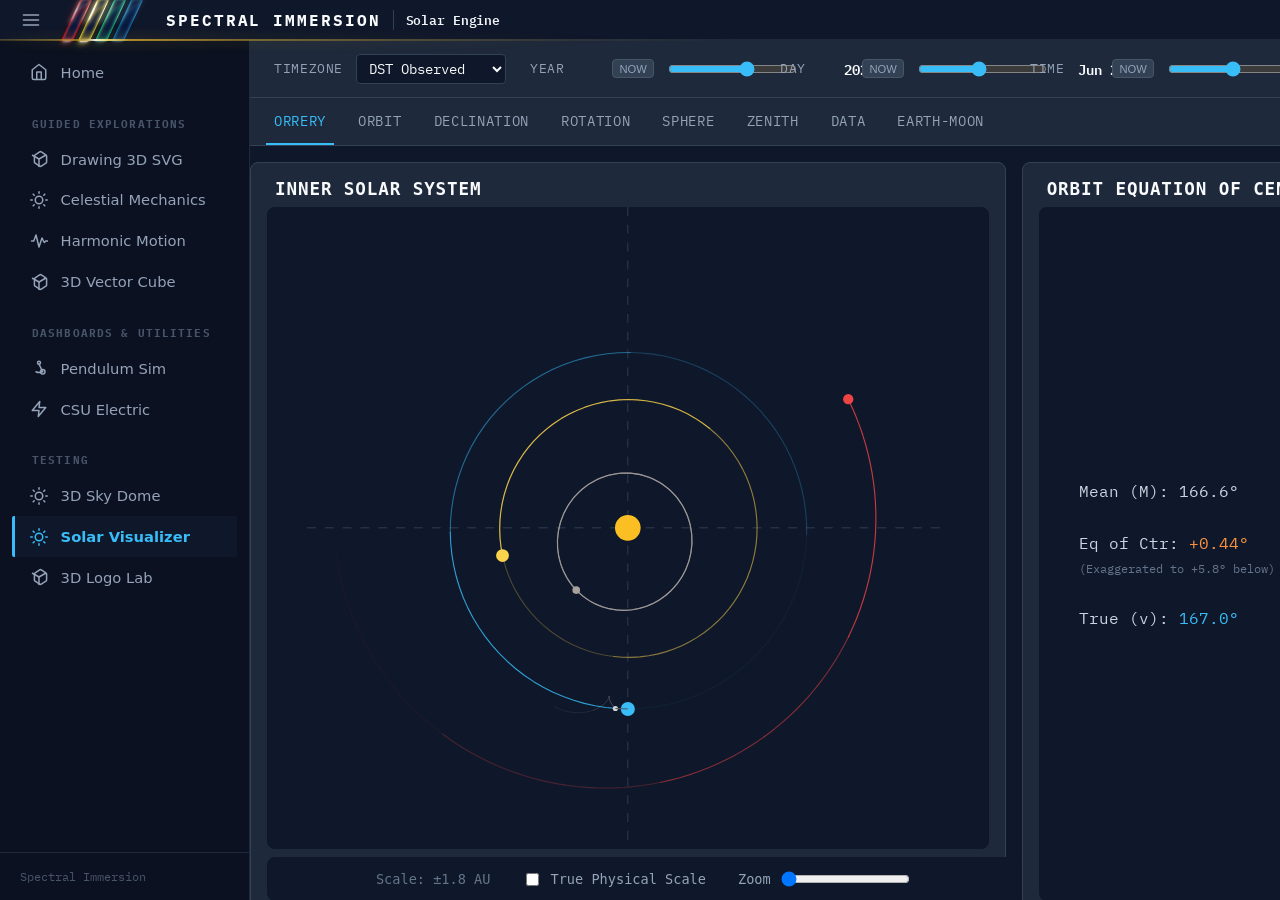
<file: solar/index.html>
<!DOCTYPE html><html lang="en" data-astro-cid-37fxchfa style="--mainPadding: 0;--mainMaxWidth: none;--bodyOverflow: hidden;"> <head><meta charset="utf-8"><link rel="icon" type="image/svg+xml" href="/logo.svg"><link rel="icon" href="/favicon.svg"><meta name="viewport" content="width=device-width, initial-scale=1.0"><meta name="generator" content="Astro v6.4.8"><title>Solar Engine</title><!-- Google Fonts for IBM Plex Mono --><link rel="preconnect" href="https://fonts.googleapis.com"><link rel="preconnect" href="https://fonts.gstatic.com" crossorigin><link href="https://fonts.googleapis.com/css2?family=IBM+Plex+Mono:wght@500;700&display=swap" rel="stylesheet"><link rel="stylesheet" href="/_astro/vendor-katex.DbX94k4-.css"><link rel="stylesheet" href="/_astro/BaseLayout.CigGMXHI.css"><style>.data-grid-container.svelte-1itudzj{width:100%;height:100%;overflow-y:auto;display:flex;justify-content:center}.data-grid.svelte-1itudzj{display:grid;grid-template-columns:repeat(auto-fit,minmax(200px,1fr));gap:1rem;width:100%;max-width:1000px;padding:1rem;align-content:start}.data-card.svelte-1itudzj{background-color:#1e293b;border:1px solid #334155;border-radius:.5rem;padding:1rem;display:flex;flex-direction:column;gap:.5rem}.data-label.svelte-1itudzj{font-size:.75rem;color:#94a3b8;text-transform:uppercase;letter-spacing:.05em;cursor:help;border-bottom:1px dotted #94a3b8;width:fit-content}.data-value.svelte-1itudzj{font-size:1.25rem;font-weight:600;color:#f8fafc}.label.svelte-9utz31,.label.svelte-1uwruvi{font-size:10px;fill:#94a3b8;font-family:IBM Plex Mono,monospace}.message.svelte-m8oyj3{font-family:monospace;color:#94a3b8;display:flex;align-items:center;justify-content:center;flex-grow:1}.error.svelte-m8oyj3{color:#f87171}.em-svg.svelte-m8oyj3{width:100%;height:100%;flex-grow:1}.solar-container.svelte-1e4ntdz{display:flex;flex-direction:column;width:100%;height:100%;background-color:#0f172a;color:#f8fafc;font-family:IBM Plex Mono,monospace}.main-content-row.svelte-1e4ntdz{display:flex;flex-direction:row;flex-grow:1;overflow-x:auto;overflow-y:hidden;scroll-snap-type:x mandatory;gap:1rem;padding:1rem}.scroll-item.svelte-1e4ntdz{height:100%;aspect-ratio:1 / 1;max-width:calc(100vw - 2rem);flex-shrink:0;scroll-snap-align:start;display:flex;flex-direction:column;background-color:#1e293b;border:1px solid #334155;border-radius:.5rem;padding:1rem}.tabs-header.svelte-1e4ntdz{display:flex;background-color:#1e293b;border-bottom:1px solid #334155;padding:0 1rem;gap:1rem;overflow-x:auto;flex-shrink:0}.tab-btn.svelte-1e4ntdz{background:none;border:none;color:#94a3b8;padding:.85rem .5rem;font-family:inherit;font-size:.85rem;cursor:pointer;border-bottom:2px solid transparent;text-transform:uppercase;letter-spacing:.05em;white-space:nowrap}.tab-btn.svelte-1e4ntdz:hover{color:#f8fafc}.tab-btn.active.svelte-1e4ntdz{color:#38bdf8;border-bottom-color:#38bdf8}.controls-area.svelte-1e4ntdz{flex-shrink:0;background-color:#1e293b;padding:.85rem 1.5rem;border-bottom:1px solid #334155;display:flex;flex-direction:row;justify-content:center;align-items:center;gap:1.5rem;flex-wrap:wrap}.now-btn.svelte-1e4ntdz{background-color:#334155;border:1px solid #475569;color:#94a3b8;border-radius:.25rem;padding:.15rem .4rem;font-size:.7rem;text-transform:uppercase;cursor:pointer;transition:all .2s;flex-shrink:0}.now-btn.svelte-1e4ntdz:hover{background-color:#475569;color:#f8fafc}.value-display.svelte-1e4ntdz{min-width:65px;text-align:right;font-size:.85rem;font-weight:600;color:#f8fafc;flex-shrink:0}.slider-group.svelte-1e4ntdz{display:flex;align-items:center;gap:.75rem;flex:1;min-width:190px}.slider-label.svelte-1e4ntdz{width:70px;flex-shrink:0;font-size:.8rem;color:#94a3b8;text-transform:uppercase;letter-spacing:.05em}.tz-select.svelte-1e4ntdz{background-color:#0f172a;color:#f8fafc;border:1px solid #334155;padding:.25rem .5rem;border-radius:.25rem;font-family:inherit;font-size:.85rem;cursor:pointer}input[type=range].svelte-1e4ntdz{flex-grow:1;accent-color:#38bdf8;cursor:pointer}
.viz-wrapper.svelte-ngc18y{width:100%;height:100%;display:flex;flex-direction:column;gap:.5rem}.viz-container.svelte-ngc18y{width:100%;flex-grow:1;min-height:0;display:flex;align-items:center;justify-content:center;background-color:#0f172a;border-radius:.5rem;overflow:hidden;position:relative}.header-row.svelte-ngc18y{display:flex;align-items:center;padding-left:.5rem;flex-shrink:0}.title.svelte-ngc18y{color:#f8fafc;font-family:monospace;font-size:1.1rem;font-weight:600;text-transform:uppercase;letter-spacing:.05em}.controls-row.svelte-ngc18y{display:flex;justify-content:center;align-items:center;gap:2rem;padding:.75rem 1rem;background-color:#0f172a;border-radius:.5rem;flex-shrink:0;width:100%;flex-wrap:wrap}.viz-wrapper .toggle-row{display:flex;align-items:center;gap:.5rem}.viz-wrapper .toggle-row label{font-family:monospace;font-size:.85rem;color:#94a3b8;cursor:pointer}.viz-wrapper .slider-group{display:flex;align-items:center;gap:.5rem}.viz-wrapper .slider-group label{font-family:monospace;font-size:.85rem;color:#94a3b8}.viz-wrapper .tray-label{color:#64748b;font-family:monospace;font-size:.85rem}.viz-content.svelte-7x25xk{display:flex;flex-direction:row;align-items:center;padding:1rem;gap:2rem;width:100%;height:100%}.data-panel.svelte-7x25xk{display:flex;flex-direction:column;justify-content:center;gap:2rem;font-size:1rem;font-family:IBM Plex Mono,monospace;color:#cbd5e1;background:#0f172a;padding:1.5rem;border-radius:.25rem;min-width:250px;text-align:left}.eq-ctr-group.svelte-7x25xk{display:flex;flex-direction:column;align-items:flex-start;gap:.5rem}.sub-text.svelte-7x25xk{font-size:.75rem;color:#64748b}.label.svelte-7x25xk{font-size:12px;fill:#94a3b8;font-family:IBM Plex Mono,monospace}.label.svelte-1k114ba,.label.svelte-132b8cx{font-size:10px;fill:#94a3b8;font-family:IBM Plex Mono,monospace}.message.svelte-luw6u1{font-family:monospace;color:#94a3b8}.error.svelte-luw6u1{color:#f87171}.orrery-svg.svelte-luw6u1{width:100%;max-height:100%}.axes.svelte-luw6u1 line:where(.svelte-luw6u1){stroke:#334155;stroke-width:.005;stroke-dasharray:.05,.05}
.viz-content.svelte-7x25xk{display:flex;flex-direction:row;align-items:center;padding:1rem;gap:2rem;width:100%;height:100%}.data-panel.svelte-7x25xk{display:flex;flex-direction:column;justify-content:center;gap:2rem;font-size:1rem;font-family:IBM Plex Mono,monospace;color:#cbd5e1;background:#0f172a;padding:1.5rem;border-radius:.25rem;min-width:250px;text-align:left}.eq-ctr-group.svelte-7x25xk{display:flex;flex-direction:column;align-items:flex-start;gap:.5rem}.sub-text.svelte-7x25xk{font-size:.75rem;color:#64748b}.label.svelte-7x25xk{font-size:12px;fill:#94a3b8;font-family:IBM Plex Mono,monospace}.message.svelte-luw6u1{font-family:monospace;color:#94a3b8}.error.svelte-luw6u1{color:#f87171}.orrery-svg.svelte-luw6u1{width:100%;max-height:100%}.axes.svelte-luw6u1 line:where(.svelte-luw6u1){stroke:#334155;stroke-width:.005;stroke-dasharray:.05,.05}
.label.svelte-1k114ba,.label.svelte-132b8cx{font-size:10px;fill:#94a3b8;font-family:IBM Plex Mono,monospace}
</style></head> <body data-astro-cid-37fxchfa style="--mainPadding: 0;--mainMaxWidth: none;--bodyOverflow: hidden;"> <div id="app-layout" class="app-layout" data-astro-cid-37fxchfa style="--mainPadding: 0;--mainMaxWidth: none;--bodyOverflow: hidden;"> <!-- Pinned Top Bar --> <header class="topbar" data-astro-cid-37fxchfa style="--mainPadding: 0;--mainMaxWidth: none;--bodyOverflow: hidden;"> <div class="topbar-left" data-astro-cid-37fxchfa style="--mainPadding: 0;--mainMaxWidth: none;--bodyOverflow: hidden;"> <button id="nav-toggle" class="nav-toggle-btn" aria-label="Toggle navigation menu" aria-expanded="true" data-astro-cid-37fxchfa style="--mainPadding: 0;--mainMaxWidth: none;--bodyOverflow: hidden;"> <svg width="20" height="20" viewBox="0 0 24 24" fill="none" stroke="currentColor" stroke-width="2" stroke-linecap="round" stroke-linejoin="round" data-astro-cid-37fxchfa style="--mainPadding: 0;--mainMaxWidth: none;--bodyOverflow: hidden;"> <line x1="3" y1="6" x2="21" y2="6" data-astro-cid-37fxchfa style="--mainPadding: 0;--mainMaxWidth: none;--bodyOverflow: hidden;"></line> <line x1="3" y1="12" x2="21" y2="12" data-astro-cid-37fxchfa style="--mainPadding: 0;--mainMaxWidth: none;--bodyOverflow: hidden;"></line> <line x1="3" y1="18" x2="21" y2="18" data-astro-cid-37fxchfa style="--mainPadding: 0;--mainMaxWidth: none;--bodyOverflow: hidden;"></line> </svg> </button> <style>astro-island,astro-slot,astro-static-slot{display:contents}</style><script>(()=>{var e=async t=>{await(await t())()};(self.Astro||(self.Astro={})).load=e;window.dispatchEvent(new Event("astro:load"));})();</script><script>(()=>{var g=Object.defineProperty;var w=(c,s,d)=>s in c?g(c,s,{enumerable:!0,configurable:!0,writable:!0,value:d}):c[s]=d;var l=(c,s,d)=>w(c,typeof s!="symbol"?s+"":s,d);var E=new Set(["__proto__","constructor","prototype"]);{let c={0:t=>y(t),1:t=>d(t),2:t=>new RegExp(t),3:t=>new Date(t),4:t=>new Map(d(t)),5:t=>new Set(d(t)),6:t=>BigInt(t),7:t=>new URL(t),8:t=>new Uint8Array(t),9:t=>new Uint16Array(t),10:t=>new Uint32Array(t),11:t=>Number.POSITIVE_INFINITY*t},s=t=>{let[p,e]=t;return p in c?c[p](e):void 0},d=t=>t.map(s),y=t=>typeof t!="object"||t===null?t:Object.fromEntries(Object.entries(t).map(([p,e])=>[p,s(e)]));class f extends HTMLElement{constructor(){super(...arguments);l(this,"Component");l(this,"hydrator");l(this,"hydrate",async()=>{var b;if(!this.hydrator||!this.isConnected)return;let e=(b=this.parentElement)==null?void 0:b.closest("astro-island[ssr]");if(e){e.addEventListener("astro:hydrate",this.hydrate,{once:!0});return}let n=this.querySelectorAll("astro-slot"),r={},i=this.querySelectorAll("template[data-astro-template]");for(let o of i){let a=o.closest(this.tagName);a!=null&&a.isSameNode(this)&&(r[o.getAttribute("data-astro-template")||"default"]=o.innerHTML,o.remove())}for(let o of n){let a=o.closest(this.tagName);a!=null&&a.isSameNode(this)&&(r[o.getAttribute("name")||"default"]=o.innerHTML)}let u;try{u=this.hasAttribute("props")?y(JSON.parse(this.getAttribute("props"))):{}}catch(o){let a=this.getAttribute("component-url")||"<unknown>",v=this.getAttribute("component-export");throw v&&(a+=` (export ${v})`),console.error(`[hydrate] Error parsing props for component ${a}`,this.getAttribute("props"),o),o}let h;await this.hydrator(this)(this.Component,u,r,{client:this.getAttribute("client")}),this.removeAttribute("ssr"),this.dispatchEvent(new CustomEvent("astro:hydrate"))});l(this,"unmount",()=>{this.isConnected||this.dispatchEvent(new CustomEvent("astro:unmount"))})}disconnectedCallback(){document.removeEventListener("astro:after-swap",this.unmount),document.addEventListener("astro:after-swap",this.unmount,{once:!0})}connectedCallback(){if(!this.hasAttribute("await-children")||document.readyState==="interactive"||document.readyState==="complete")this.childrenConnectedCallback();else{let e=()=>{document.removeEventListener("DOMContentLoaded",e),n.disconnect(),this.childrenConnectedCallback()},n=new MutationObserver(()=>{var r;((r=this.lastChild)==null?void 0:r.nodeType)===Node.COMMENT_NODE&&this.lastChild.nodeValue==="astro:end"&&(this.lastChild.remove(),e())});n.observe(this,{childList:!0}),document.addEventListener("DOMContentLoaded",e)}}async childrenConnectedCallback(){let e=this.getAttribute("before-hydration-url");e&&await import(e),this.start()}getRetryImportUrl(e){let n=new URL(e,document.baseURI),r=`astro-retry=${Date.now()}`,i=n.hash.replace(/^#/,"");return n.hash=i?`${i}&${r}`:r,n.toString()}async importWithRetry(e){try{return await import(e)}catch(n){return await new Promise(r=>setTimeout(r,1e3)),import(this.getRetryImportUrl(e))}}handleHydrationError(e){let n=this.getAttribute("component-url"),r=new CustomEvent("astro:hydration-error",{cancelable:!0,bubbles:!0,composed:!0,detail:{error:e,componentUrl:n}});this.dispatchEvent(r)&&console.error(`[astro-island] Error hydrating ${n}`,e)}async start(){let e=JSON.parse(this.getAttribute("opts")),n=this.getAttribute("client");if(Astro[n]===void 0){window.addEventListener(`astro:${n}`,()=>this.start(),{once:!0});return}try{await Astro[n](async()=>{let r=this.getAttribute("renderer-url");try{let[i,{default:u}]=await Promise.all([this.importWithRetry(this.getAttribute("component-url")),r?this.importWithRetry(r):Promise.resolve({default:()=>()=>{}})]),h=this.getAttribute("component-export")||"default";if(h.includes(".")){this.Component=i;for(let m of h.split(".")){if(E.has(m)||!this.Component||typeof this.Component!="object"&&typeof this.Component!="function"||!Object.hasOwn(this.Component,m))throw new Error(`Invalid component export path: ${h}`);this.Component=this.Component[m]}}else{if(E.has(h))throw new Error(`Invalid component export path: ${h}`);this.Component=i[h]}return this.hydrator=u,this.hydrate}catch(i){return this.handleHydrationError(i),()=>{}}},e,this)}catch(r){this.handleHydrationError(r)}}attributeChangedCallback(){this.hydrate()}}l(f,"observedAttributes",["props"]),customElements.get("astro-island")||customElements.define("astro-island",f)}})();</script><astro-island uid="gemQ" component-url="/_astro/HeaderGlassLogo.BvBxbHWB.js" component-export="default" renderer-url="/_astro/client.svelte.CqfarIwW.js" props="{&quot;data-astro-cid-37fxchfa&quot;:[0,true]}" ssr client="load" opts="{&quot;name&quot;:&quot;HeaderGlassLogo&quot;,&quot;value&quot;:true}" await-children><!--[--><div class="header-glass-brand-root svelte-1ci3ikk" style=" --overhang: 0px; --pillar-w: 10px; --pillar-gap: 5px; --slant: -25deg; --tint: 0; --edge-power: 0.6; "><a href="/" class="brand-link svelte-1ci3ikk" aria-label="Spectral Immersion Home"><div class="contiguous-pillars-wrap svelte-1ci3ikk"><!--[--><div class="edgelit-slab svelte-1ci3ikk" style="
				--c-hex: #ff0200;
				--c-rgb: 255, 2, 0;
				--c-bright: #ffa1a0;
				--c-core: #ff3330;
				--glint-y: 29.2%;
				--hotspot-alpha: 0.769;
				--left-lit: 0.756;
				--right-lit: 0.756;
				--bottom-lit: 0.769;
				--act: 0.661;
			"><span class="bevel-glint-left svelte-1ci3ikk"></span> <span class="bevel-glint-right svelte-1ci3ikk"></span> <span class="bevel-glint-bottom svelte-1ci3ikk"></span></div><div class="edgelit-slab svelte-1ci3ikk" style="
				--c-hex: #f7d404;
				--c-rgb: 247, 212, 4;
				--c-bright: #fff8b3;
				--c-core: #ffe247;
				--glint-y: 29.2%;
				--hotspot-alpha: 0.986;
				--left-lit: 0.985;
				--right-lit: 0.985;
				--bottom-lit: 0.986;
				--act: 0.979;
			"><span class="bevel-glint-left svelte-1ci3ikk"></span> <span class="bevel-glint-right svelte-1ci3ikk"></span> <span class="bevel-glint-bottom svelte-1ci3ikk"></span></div><div class="edgelit-slab svelte-1ci3ikk" style="
				--c-hex: #00fe96;
				--c-rgb: 0, 254, 150;
				--c-bright: #b8ffdf;
				--c-core: #42ffb5;
				--glint-y: 29.2%;
				--hotspot-alpha: 0.573;
				--left-lit: 0.548;
				--right-lit: 0.548;
				--bottom-lit: 0.573;
				--act: 0.373;
			"><span class="bevel-glint-left svelte-1ci3ikk"></span> <span class="bevel-glint-right svelte-1ci3ikk"></span> <span class="bevel-glint-bottom svelte-1ci3ikk"></span></div><div class="edgelit-slab svelte-1ci3ikk" style="
				--c-hex: #00a5ff;
				--c-rgb: 0, 165, 255;
				--c-bright: #bae5ff;
				--c-core: #47c0ff;
				--glint-y: 29.2%;
				--hotspot-alpha: 0.415;
				--left-lit: 0.381;
				--right-lit: 0.381;
				--bottom-lit: 0.415;
				--act: 0.140;
			"><span class="bevel-glint-left svelte-1ci3ikk"></span> <span class="bevel-glint-right svelte-1ci3ikk"></span> <span class="bevel-glint-bottom svelte-1ci3ikk"></span></div><!--]--></div> <span class="brand-name svelte-1ci3ikk">Spectral Immersion</span></a> <div class="header-waveguide-border svelte-1ci3ikk" style="
			--border-glow-opacity: 0.886;
			--border-grad: linear-gradient(90deg,
				rgba(191, 152, 44, 0.27) 0px,
				rgba(191, 152, 44, 0.54) 48px,
				rgba(191, 152, 44, 0.80) 85px,
				#ffffff 95px,
				rgb(255, 242, 134) 103px,
				rgb(191, 152, 44) 130px,
				rgba(191, 152, 44, 0.64) 237px,
				rgba(191, 152, 44, 0.34) 406px,
				rgba(191, 152, 44, 0.12) 561px,
				transparent 742px,
				transparent 100%
			);
			--border-filter: drop-shadow(0 0 7px rgba(191, 152, 44, 0.73));
		"></div></div><!--]--><!--astro:end--></astro-island> <div class="topbar-divider" aria-hidden="true" data-astro-cid-37fxchfa style="--mainPadding: 0;--mainMaxWidth: none;--bodyOverflow: hidden;"></div> <div class="topbar-breadcrumbs" data-astro-cid-37fxchfa style="--mainPadding: 0;--mainMaxWidth: none;--bodyOverflow: hidden;"> <span class="breadcrumb-page" data-astro-cid-37fxchfa style="--mainPadding: 0;--mainMaxWidth: none;--bodyOverflow: hidden;">Solar Engine</span> <span id="breadcrumb-sep" class="breadcrumb-sep" hidden data-astro-cid-37fxchfa style="--mainPadding: 0;--mainMaxWidth: none;--bodyOverflow: hidden;">›</span> <span id="breadcrumb-section" class="breadcrumb-section" hidden data-astro-cid-37fxchfa style="--mainPadding: 0;--mainMaxWidth: none;--bodyOverflow: hidden;"></span> </div> </div> </header> <!-- App Body (Sidebar + Scrollable Main Content) --> <div class="app-container" data-astro-cid-37fxchfa style="--mainPadding: 0;--mainMaxWidth: none;--bodyOverflow: hidden;"> <!-- Backdrop overlay for mobile drawer --> <div id="nav-backdrop" class="nav-backdrop" aria-hidden="true" data-astro-cid-37fxchfa style="--mainPadding: 0;--mainMaxWidth: none;--bodyOverflow: hidden;"></div> <!-- Navigation Sidebar / Overlay Drawer --> <aside id="nav-sidebar" class="nav-sidebar" aria-label="Main Navigation" data-astro-cid-37fxchfa style="--mainPadding: 0;--mainMaxWidth: none;--bodyOverflow: hidden;"> <div class="drawer-header" data-astro-cid-37fxchfa style="--mainPadding: 0;--mainMaxWidth: none;--bodyOverflow: hidden;"> <div class="brand" data-astro-cid-37fxchfa style="--mainPadding: 0;--mainMaxWidth: none;--bodyOverflow: hidden;"> <div class="logo-container" data-astro-cid-37fxchfa style="--mainPadding: 0;--mainMaxWidth: none;--bodyOverflow: hidden;"> <img src="/logo.svg" alt="Spectral Immersion Logo" style="width: 100%; height: 100%; object-fit: contain;; --mainPadding: 0;--mainMaxWidth: none;--bodyOverflow: hidden;" data-astro-cid-37fxchfa> </div> <span class="brand-name" data-astro-cid-37fxchfa style="--mainPadding: 0;--mainMaxWidth: none;--bodyOverflow: hidden;">Spectral Immersion</span> </div> <button id="drawer-close" class="drawer-close-btn" aria-label="Close menu" data-astro-cid-37fxchfa style="--mainPadding: 0;--mainMaxWidth: none;--bodyOverflow: hidden;"> <svg width="20" height="20" viewBox="0 0 24 24" fill="none" stroke="currentColor" stroke-width="2" stroke-linecap="round" stroke-linejoin="round" data-astro-cid-37fxchfa style="--mainPadding: 0;--mainMaxWidth: none;--bodyOverflow: hidden;"> <line x1="18" y1="6" x2="6" y2="18" data-astro-cid-37fxchfa style="--mainPadding: 0;--mainMaxWidth: none;--bodyOverflow: hidden;"></line> <line x1="6" y1="6" x2="18" y2="18" data-astro-cid-37fxchfa style="--mainPadding: 0;--mainMaxWidth: none;--bodyOverflow: hidden;"></line> </svg> </button> </div> <nav class="sidebar-nav" style="padding-top: 0.75rem;; --mainPadding: 0;--mainMaxWidth: none;--bodyOverflow: hidden;" data-astro-cid-37fxchfa> <div class="sidebar-group" data-astro-cid-37fxchfa style="--mainPadding: 0;--mainMaxWidth: none;--bodyOverflow: hidden;">  <div class="nav-item-group" data-astro-cid-37fxchfa style="--mainPadding: 0;--mainMaxWidth: none;--bodyOverflow: hidden;"> <a href="/" class="nav-item-link" data-astro-cid-37fxchfa style="--mainPadding: 0;--mainMaxWidth: none;--bodyOverflow: hidden;"> <span class="nav-item-icon" data-astro-cid-37fxchfa style="--mainPadding: 0;--mainMaxWidth: none;--bodyOverflow: hidden;"> <svg width="18" height="18" viewBox="0 0 24 24" fill="none" stroke="currentColor" stroke-width="2" stroke-linecap="round" stroke-linejoin="round" data-astro-cid-37fxchfa style="--mainPadding: 0;--mainMaxWidth: none;--bodyOverflow: hidden;"> <path d="M3 9l9-7 9 7v11a2 2 0 0 1-2 2H5a2 2 0 0 1-2-2z" data-astro-cid-37fxchfa style="--mainPadding: 0;--mainMaxWidth: none;--bodyOverflow: hidden;"></path> <polyline points="9 22 9 12 15 12 15 22" data-astro-cid-37fxchfa style="--mainPadding: 0;--mainMaxWidth: none;--bodyOverflow: hidden;"></polyline> </svg>      </span> <span data-astro-cid-37fxchfa style="--mainPadding: 0;--mainMaxWidth: none;--bodyOverflow: hidden;">Home</span> </a>  </div> </div><div class="sidebar-group" data-astro-cid-37fxchfa style="--mainPadding: 0;--mainMaxWidth: none;--bodyOverflow: hidden;"> <div class="sidebar-section-title" data-astro-cid-37fxchfa style="--mainPadding: 0;--mainMaxWidth: none;--bodyOverflow: hidden;">Guided Explorations</div> <div class="nav-item-group" data-astro-cid-37fxchfa style="--mainPadding: 0;--mainMaxWidth: none;--bodyOverflow: hidden;"> <a href="/svg3d" class="nav-item-link" data-astro-cid-37fxchfa style="--mainPadding: 0;--mainMaxWidth: none;--bodyOverflow: hidden;"> <span class="nav-item-icon" data-astro-cid-37fxchfa style="--mainPadding: 0;--mainMaxWidth: none;--bodyOverflow: hidden;">   <svg width="18" height="18" viewBox="0 0 24 24" fill="none" stroke="currentColor" stroke-width="2" stroke-linecap="round" stroke-linejoin="round" data-astro-cid-37fxchfa style="--mainPadding: 0;--mainMaxWidth: none;--bodyOverflow: hidden;"> <path d="m21.12 6.4-6-3.87a2 2 0 0 0-2.24 0l-6 3.87a2 2 0 0 0-1 1.74v7.72a2 2 0 0 0 1 1.74l6 3.87a2 2 0 0 0 2.24 0l6-3.87a2 2 0 0 0 1-1.74V8.14a2 2 0 0 0-1-1.74Z" data-astro-cid-37fxchfa style="--mainPadding: 0;--mainMaxWidth: none;--bodyOverflow: hidden;"></path> <path d="m3.3 7 8.7 5 8.7-5" data-astro-cid-37fxchfa style="--mainPadding: 0;--mainMaxWidth: none;--bodyOverflow: hidden;"></path> <path d="M12 22V12" data-astro-cid-37fxchfa style="--mainPadding: 0;--mainMaxWidth: none;--bodyOverflow: hidden;"></path> </svg>    </span> <span data-astro-cid-37fxchfa style="--mainPadding: 0;--mainMaxWidth: none;--bodyOverflow: hidden;">Drawing 3D SVG</span> </a>  </div><div class="nav-item-group" data-astro-cid-37fxchfa style="--mainPadding: 0;--mainMaxWidth: none;--bodyOverflow: hidden;"> <a href="/solar-scrolly" class="nav-item-link" data-astro-cid-37fxchfa style="--mainPadding: 0;--mainMaxWidth: none;--bodyOverflow: hidden;"> <span class="nav-item-icon" data-astro-cid-37fxchfa style="--mainPadding: 0;--mainMaxWidth: none;--bodyOverflow: hidden;">  <svg width="18" height="18" viewBox="0 0 24 24" fill="none" stroke="currentColor" stroke-width="2" stroke-linecap="round" stroke-linejoin="round" data-astro-cid-37fxchfa style="--mainPadding: 0;--mainMaxWidth: none;--bodyOverflow: hidden;"> <circle cx="12" cy="12" r="5" data-astro-cid-37fxchfa style="--mainPadding: 0;--mainMaxWidth: none;--bodyOverflow: hidden;"></circle> <line x1="12" y1="1" x2="12" y2="3" data-astro-cid-37fxchfa style="--mainPadding: 0;--mainMaxWidth: none;--bodyOverflow: hidden;"></line> <line x1="12" y1="21" x2="12" y2="23" data-astro-cid-37fxchfa style="--mainPadding: 0;--mainMaxWidth: none;--bodyOverflow: hidden;"></line> <line x1="4.22" y1="4.22" x2="5.64" y2="5.64" data-astro-cid-37fxchfa style="--mainPadding: 0;--mainMaxWidth: none;--bodyOverflow: hidden;"></line> <line x1="18.36" y1="18.36" x2="19.78" y2="19.78" data-astro-cid-37fxchfa style="--mainPadding: 0;--mainMaxWidth: none;--bodyOverflow: hidden;"></line> <line x1="1" y1="12" x2="3" y2="12" data-astro-cid-37fxchfa style="--mainPadding: 0;--mainMaxWidth: none;--bodyOverflow: hidden;"></line> <line x1="21" y1="12" x2="23" y2="12" data-astro-cid-37fxchfa style="--mainPadding: 0;--mainMaxWidth: none;--bodyOverflow: hidden;"></line> <line x1="4.22" y1="19.78" x2="5.64" y2="18.36" data-astro-cid-37fxchfa style="--mainPadding: 0;--mainMaxWidth: none;--bodyOverflow: hidden;"></line> <line x1="18.36" y1="5.64" x2="19.78" y2="4.22" data-astro-cid-37fxchfa style="--mainPadding: 0;--mainMaxWidth: none;--bodyOverflow: hidden;"></line> </svg>     </span> <span data-astro-cid-37fxchfa style="--mainPadding: 0;--mainMaxWidth: none;--bodyOverflow: hidden;">Celestial Mechanics</span> </a>  </div><div class="nav-item-group" data-astro-cid-37fxchfa style="--mainPadding: 0;--mainMaxWidth: none;--bodyOverflow: hidden;"> <a href="/harmonic-motion" class="nav-item-link" data-astro-cid-37fxchfa style="--mainPadding: 0;--mainMaxWidth: none;--bodyOverflow: hidden;"> <span class="nav-item-icon" data-astro-cid-37fxchfa style="--mainPadding: 0;--mainMaxWidth: none;--bodyOverflow: hidden;">    <svg width="18" height="18" viewBox="0 0 24 24" fill="none" stroke="currentColor" stroke-width="2" stroke-linecap="round" stroke-linejoin="round" data-astro-cid-37fxchfa style="--mainPadding: 0;--mainMaxWidth: none;--bodyOverflow: hidden;"> <path d="M2 12h3l3-8 4 16 4-12 3 6 2-2h3" data-astro-cid-37fxchfa style="--mainPadding: 0;--mainMaxWidth: none;--bodyOverflow: hidden;"></path> </svg>   </span> <span data-astro-cid-37fxchfa style="--mainPadding: 0;--mainMaxWidth: none;--bodyOverflow: hidden;">Harmonic Motion</span> </a>  </div><div class="nav-item-group" data-astro-cid-37fxchfa style="--mainPadding: 0;--mainMaxWidth: none;--bodyOverflow: hidden;"> <a href="/cube" class="nav-item-link" data-astro-cid-37fxchfa style="--mainPadding: 0;--mainMaxWidth: none;--bodyOverflow: hidden;"> <span class="nav-item-icon" data-astro-cid-37fxchfa style="--mainPadding: 0;--mainMaxWidth: none;--bodyOverflow: hidden;">   <svg width="18" height="18" viewBox="0 0 24 24" fill="none" stroke="currentColor" stroke-width="2" stroke-linecap="round" stroke-linejoin="round" data-astro-cid-37fxchfa style="--mainPadding: 0;--mainMaxWidth: none;--bodyOverflow: hidden;"> <path d="m21.12 6.4-6-3.87a2 2 0 0 0-2.24 0l-6 3.87a2 2 0 0 0-1 1.74v7.72a2 2 0 0 0 1 1.74l6 3.87a2 2 0 0 0 2.24 0l6-3.87a2 2 0 0 0 1-1.74V8.14a2 2 0 0 0-1-1.74Z" data-astro-cid-37fxchfa style="--mainPadding: 0;--mainMaxWidth: none;--bodyOverflow: hidden;"></path> <path d="m3.3 7 8.7 5 8.7-5" data-astro-cid-37fxchfa style="--mainPadding: 0;--mainMaxWidth: none;--bodyOverflow: hidden;"></path> <path d="M12 22V12" data-astro-cid-37fxchfa style="--mainPadding: 0;--mainMaxWidth: none;--bodyOverflow: hidden;"></path> </svg>    </span> <span data-astro-cid-37fxchfa style="--mainPadding: 0;--mainMaxWidth: none;--bodyOverflow: hidden;">3D Vector Cube</span> </a>  </div> </div><div class="sidebar-group" data-astro-cid-37fxchfa style="--mainPadding: 0;--mainMaxWidth: none;--bodyOverflow: hidden;"> <div class="sidebar-section-title" data-astro-cid-37fxchfa style="--mainPadding: 0;--mainMaxWidth: none;--bodyOverflow: hidden;">Dashboards &amp; Utilities</div> <div class="nav-item-group" data-astro-cid-37fxchfa style="--mainPadding: 0;--mainMaxWidth: none;--bodyOverflow: hidden;"> <a href="/pendulum" class="nav-item-link" data-astro-cid-37fxchfa style="--mainPadding: 0;--mainMaxWidth: none;--bodyOverflow: hidden;"> <span class="nav-item-icon" data-astro-cid-37fxchfa style="--mainPadding: 0;--mainMaxWidth: none;--bodyOverflow: hidden;">     <svg width="18" height="18" viewBox="0 0 24 24" fill="none" stroke="currentColor" stroke-width="2" stroke-linecap="round" stroke-linejoin="round" data-astro-cid-37fxchfa style="--mainPadding: 0;--mainMaxWidth: none;--bodyOverflow: hidden;"> <circle cx="12" cy="5" r="2" data-astro-cid-37fxchfa style="--mainPadding: 0;--mainMaxWidth: none;--bodyOverflow: hidden;"></circle> <line x1="12" y1="7" x2="17" y2="17" data-astro-cid-37fxchfa style="--mainPadding: 0;--mainMaxWidth: none;--bodyOverflow: hidden;"></line> <circle cx="17" cy="17" r="3" data-astro-cid-37fxchfa style="--mainPadding: 0;--mainMaxWidth: none;--bodyOverflow: hidden;"></circle> <path d="M8 17a8 8 0 0 0 8 0" data-astro-cid-37fxchfa style="--mainPadding: 0;--mainMaxWidth: none;--bodyOverflow: hidden;"></path> </svg>  </span> <span data-astro-cid-37fxchfa style="--mainPadding: 0;--mainMaxWidth: none;--bodyOverflow: hidden;">Pendulum Sim</span> </a>  </div><div class="nav-item-group" data-astro-cid-37fxchfa style="--mainPadding: 0;--mainMaxWidth: none;--bodyOverflow: hidden;"> <a href="/csu" class="nav-item-link" data-astro-cid-37fxchfa style="--mainPadding: 0;--mainMaxWidth: none;--bodyOverflow: hidden;"> <span class="nav-item-icon" data-astro-cid-37fxchfa style="--mainPadding: 0;--mainMaxWidth: none;--bodyOverflow: hidden;">      <svg width="18" height="18" viewBox="0 0 24 24" fill="none" stroke="currentColor" stroke-width="2" stroke-linecap="round" stroke-linejoin="round" data-astro-cid-37fxchfa style="--mainPadding: 0;--mainMaxWidth: none;--bodyOverflow: hidden;"> <polygon points="13 2 3 14 12 14 11 22 21 10 12 10 13 2" data-astro-cid-37fxchfa style="--mainPadding: 0;--mainMaxWidth: none;--bodyOverflow: hidden;"></polygon> </svg> </span> <span data-astro-cid-37fxchfa style="--mainPadding: 0;--mainMaxWidth: none;--bodyOverflow: hidden;">CSU Electric</span> </a>  </div> </div><div class="sidebar-group" data-astro-cid-37fxchfa style="--mainPadding: 0;--mainMaxWidth: none;--bodyOverflow: hidden;"> <div class="sidebar-section-title" data-astro-cid-37fxchfa style="--mainPadding: 0;--mainMaxWidth: none;--bodyOverflow: hidden;">Testing</div> <div class="nav-item-group" data-astro-cid-37fxchfa style="--mainPadding: 0;--mainMaxWidth: none;--bodyOverflow: hidden;"> <a href="/sky-dome" class="nav-item-link" data-astro-cid-37fxchfa style="--mainPadding: 0;--mainMaxWidth: none;--bodyOverflow: hidden;"> <span class="nav-item-icon" data-astro-cid-37fxchfa style="--mainPadding: 0;--mainMaxWidth: none;--bodyOverflow: hidden;">  <svg width="18" height="18" viewBox="0 0 24 24" fill="none" stroke="currentColor" stroke-width="2" stroke-linecap="round" stroke-linejoin="round" data-astro-cid-37fxchfa style="--mainPadding: 0;--mainMaxWidth: none;--bodyOverflow: hidden;"> <circle cx="12" cy="12" r="5" data-astro-cid-37fxchfa style="--mainPadding: 0;--mainMaxWidth: none;--bodyOverflow: hidden;"></circle> <line x1="12" y1="1" x2="12" y2="3" data-astro-cid-37fxchfa style="--mainPadding: 0;--mainMaxWidth: none;--bodyOverflow: hidden;"></line> <line x1="12" y1="21" x2="12" y2="23" data-astro-cid-37fxchfa style="--mainPadding: 0;--mainMaxWidth: none;--bodyOverflow: hidden;"></line> <line x1="4.22" y1="4.22" x2="5.64" y2="5.64" data-astro-cid-37fxchfa style="--mainPadding: 0;--mainMaxWidth: none;--bodyOverflow: hidden;"></line> <line x1="18.36" y1="18.36" x2="19.78" y2="19.78" data-astro-cid-37fxchfa style="--mainPadding: 0;--mainMaxWidth: none;--bodyOverflow: hidden;"></line> <line x1="1" y1="12" x2="3" y2="12" data-astro-cid-37fxchfa style="--mainPadding: 0;--mainMaxWidth: none;--bodyOverflow: hidden;"></line> <line x1="21" y1="12" x2="23" y2="12" data-astro-cid-37fxchfa style="--mainPadding: 0;--mainMaxWidth: none;--bodyOverflow: hidden;"></line> <line x1="4.22" y1="19.78" x2="5.64" y2="18.36" data-astro-cid-37fxchfa style="--mainPadding: 0;--mainMaxWidth: none;--bodyOverflow: hidden;"></line> <line x1="18.36" y1="5.64" x2="19.78" y2="4.22" data-astro-cid-37fxchfa style="--mainPadding: 0;--mainMaxWidth: none;--bodyOverflow: hidden;"></line> </svg>     </span> <span data-astro-cid-37fxchfa style="--mainPadding: 0;--mainMaxWidth: none;--bodyOverflow: hidden;">3D Sky Dome</span> </a>  </div><div class="nav-item-group" data-astro-cid-37fxchfa style="--mainPadding: 0;--mainMaxWidth: none;--bodyOverflow: hidden;"> <a href="/solar" class="nav-item-link active" data-astro-cid-37fxchfa style="--mainPadding: 0;--mainMaxWidth: none;--bodyOverflow: hidden;"> <span class="nav-item-icon" data-astro-cid-37fxchfa style="--mainPadding: 0;--mainMaxWidth: none;--bodyOverflow: hidden;">  <svg width="18" height="18" viewBox="0 0 24 24" fill="none" stroke="currentColor" stroke-width="2" stroke-linecap="round" stroke-linejoin="round" data-astro-cid-37fxchfa style="--mainPadding: 0;--mainMaxWidth: none;--bodyOverflow: hidden;"> <circle cx="12" cy="12" r="5" data-astro-cid-37fxchfa style="--mainPadding: 0;--mainMaxWidth: none;--bodyOverflow: hidden;"></circle> <line x1="12" y1="1" x2="12" y2="3" data-astro-cid-37fxchfa style="--mainPadding: 0;--mainMaxWidth: none;--bodyOverflow: hidden;"></line> <line x1="12" y1="21" x2="12" y2="23" data-astro-cid-37fxchfa style="--mainPadding: 0;--mainMaxWidth: none;--bodyOverflow: hidden;"></line> <line x1="4.22" y1="4.22" x2="5.64" y2="5.64" data-astro-cid-37fxchfa style="--mainPadding: 0;--mainMaxWidth: none;--bodyOverflow: hidden;"></line> <line x1="18.36" y1="18.36" x2="19.78" y2="19.78" data-astro-cid-37fxchfa style="--mainPadding: 0;--mainMaxWidth: none;--bodyOverflow: hidden;"></line> <line x1="1" y1="12" x2="3" y2="12" data-astro-cid-37fxchfa style="--mainPadding: 0;--mainMaxWidth: none;--bodyOverflow: hidden;"></line> <line x1="21" y1="12" x2="23" y2="12" data-astro-cid-37fxchfa style="--mainPadding: 0;--mainMaxWidth: none;--bodyOverflow: hidden;"></line> <line x1="4.22" y1="19.78" x2="5.64" y2="18.36" data-astro-cid-37fxchfa style="--mainPadding: 0;--mainMaxWidth: none;--bodyOverflow: hidden;"></line> <line x1="18.36" y1="5.64" x2="19.78" y2="4.22" data-astro-cid-37fxchfa style="--mainPadding: 0;--mainMaxWidth: none;--bodyOverflow: hidden;"></line> </svg>     </span> <span data-astro-cid-37fxchfa style="--mainPadding: 0;--mainMaxWidth: none;--bodyOverflow: hidden;">Solar Visualizer</span> </a>  </div><div class="nav-item-group" data-astro-cid-37fxchfa style="--mainPadding: 0;--mainMaxWidth: none;--bodyOverflow: hidden;"> <a href="/logo-lab" class="nav-item-link" data-astro-cid-37fxchfa style="--mainPadding: 0;--mainMaxWidth: none;--bodyOverflow: hidden;"> <span class="nav-item-icon" data-astro-cid-37fxchfa style="--mainPadding: 0;--mainMaxWidth: none;--bodyOverflow: hidden;">   <svg width="18" height="18" viewBox="0 0 24 24" fill="none" stroke="currentColor" stroke-width="2" stroke-linecap="round" stroke-linejoin="round" data-astro-cid-37fxchfa style="--mainPadding: 0;--mainMaxWidth: none;--bodyOverflow: hidden;"> <path d="m21.12 6.4-6-3.87a2 2 0 0 0-2.24 0l-6 3.87a2 2 0 0 0-1 1.74v7.72a2 2 0 0 0 1 1.74l6 3.87a2 2 0 0 0 2.24 0l6-3.87a2 2 0 0 0 1-1.74V8.14a2 2 0 0 0-1-1.74Z" data-astro-cid-37fxchfa style="--mainPadding: 0;--mainMaxWidth: none;--bodyOverflow: hidden;"></path> <path d="m3.3 7 8.7 5 8.7-5" data-astro-cid-37fxchfa style="--mainPadding: 0;--mainMaxWidth: none;--bodyOverflow: hidden;"></path> <path d="M12 22V12" data-astro-cid-37fxchfa style="--mainPadding: 0;--mainMaxWidth: none;--bodyOverflow: hidden;"></path> </svg>    </span> <span data-astro-cid-37fxchfa style="--mainPadding: 0;--mainMaxWidth: none;--bodyOverflow: hidden;">3D Logo Lab</span> </a>  </div> </div> </nav> <div class="sidebar-footer" data-astro-cid-37fxchfa style="--mainPadding: 0;--mainMaxWidth: none;--bodyOverflow: hidden;"> <span data-astro-cid-37fxchfa style="--mainPadding: 0;--mainMaxWidth: none;--bodyOverflow: hidden;">Spectral Immersion</span> </div> </aside> <!-- Scrollable Main Content --> <div class="main-scroll-area" data-astro-cid-37fxchfa style="--mainPadding: 0;--mainMaxWidth: none;--bodyOverflow: hidden;"> <main data-astro-cid-37fxchfa style="--mainPadding: 0;--mainMaxWidth: none;--bodyOverflow: hidden;">  <astro-island uid="1OL6af" component-url="/_astro/SolarVisualization.BVbvvaoO.js" component-export="default" renderer-url="/_astro/client.svelte.CqfarIwW.js" props="{}" ssr client="load" opts="{&quot;name&quot;:&quot;SolarVisualization&quot;,&quot;value&quot;:true}" await-children><!--[--><div class="solar-container svelte-1e4ntdz"><div class="controls-area svelte-1e4ntdz"><div class="slider-group svelte-1e4ntdz" style="flex: 0 0 auto;"><div class="slider-label svelte-1e4ntdz">Timezone</div> <select class="tz-select svelte-1e4ntdz"><option value="AUTO" selected="">DST Observed</option><option value="MST">Year-round MST</option><option value="MDT">Year-round MDT</option></select></div> <div class="slider-group svelte-1e4ntdz"><div class="slider-label svelte-1e4ntdz">Year</div> <button class="now-btn svelte-1e4ntdz" title="Set to Current Year">Now</button> <input type="range" min="1900" max="2100" value="2026" class="svelte-1e4ntdz"/> <span class="value-display svelte-1e4ntdz">2026</span></div> <div class="slider-group svelte-1e4ntdz"><div class="slider-label svelte-1e4ntdz">Day</div> <button class="now-btn svelte-1e4ntdz" title="Set to Current Day">Now</button> <input type="range" min="1" max="365" value="172" class="svelte-1e4ntdz"/> <span class="value-display svelte-1e4ntdz">Jun 21</span></div> <div class="slider-group svelte-1e4ntdz"><div class="slider-label svelte-1e4ntdz">Time</div> <button class="now-btn svelte-1e4ntdz" title="Set to Current Time">Now</button> <input type="range" min="0" max="1439" value="720" class="svelte-1e4ntdz"/> <span class="value-display svelte-1e4ntdz">12:00 PM</span></div></div> <div class="tabs-header svelte-1e4ntdz"><!--[--><button class="tab-btn svelte-1e4ntdz active">Orrery</button><button class="tab-btn svelte-1e4ntdz">Orbit</button><button class="tab-btn svelte-1e4ntdz">Declination</button><button class="tab-btn svelte-1e4ntdz">Rotation</button><button class="tab-btn svelte-1e4ntdz">Sphere</button><button class="tab-btn svelte-1e4ntdz">Zenith</button><button class="tab-btn svelte-1e4ntdz">Data</button><button class="tab-btn svelte-1e4ntdz">Earth-Moon</button><!--]--></div> <div class="main-content-row svelte-1e4ntdz"><div id="viz-orrery" class="scroll-item svelte-1e4ntdz"><div class="viz-wrapper svelte-ngc18y"><!--[-1--><!--]--> <div class="viz-container svelte-ngc18y"><!--[--><div slot="viz" style="width: 100%; height: 100%; display: flex; align-items: center; justify-content: center;"><!--[1--><div class="message loading svelte-luw6u1">Loading ~30MB Ephemeris Engine...</div><!--]--></div><!--]--></div> <!--[0--><div class="controls-row svelte-ngc18y"><!--[--><div class="tray-label">Scale: ±1.8 AU</div> <div class="toggle-row"><input type="checkbox" id="trueScaleToggle"/> <label for="trueScaleToggle">True Physical Scale</label></div> <div class="slider-group"><label>Zoom</label> <input type="range" min="1.8" max="11" step="0.1" value="1.8"/></div><!--]--></div><!--]--></div><!----></div> <div id="viz-orbit" class="scroll-item svelte-1e4ntdz"><div class="viz-wrapper svelte-ngc18y"><!--[0--><div class="header-row svelte-ngc18y"><div class="title svelte-ngc18y">Orbit Equation of Center</div></div><!--]--> <div class="viz-container svelte-ngc18y"><!--[--><div slot="viz" class="viz-content svelte-7x25xk"><div class="data-panel svelte-7x25xk"><div>Mean (M): <span>166.6°</span></div> <div class="eq-ctr-group svelte-7x25xk"><span>Eq of Ctr: <span style="color: #fb923c;">+0.44°</span></span> <span class="sub-text svelte-7x25xk">(Exaggerated to +5.8° below)</span></div> <div>True (v): <span style="color: #38bdf8;">167.0°</span></div></div> <svg width="100%" height="100%" viewBox="-450 -280 750 560" style="max-height: 100%; max-width: 100%; flex-grow: 1;"><circle cx="0" cy="0" r="240" fill="none" stroke="#94a3b8" stroke-dasharray="2 4" stroke-width="1" opacity="0.3"></circle><ellipse cx="-72" cy="0" rx="240" ry="228.94540834006696" fill="none" stroke="#475569" stroke-dasharray="4 4" stroke-width="2"></ellipse><line x1="-332" y1="0" x2="188" y2="0" stroke="#334155" stroke-width="1" stroke-dasharray="2 4"></line><text x="193" y="0" class="label svelte-7x25xk" fill="#64748b" dominant-baseline="middle">Periapsis (0°)</text><text x="-337" y="0" class="label svelte-7x25xk" fill="#64748b" text-anchor="end" dominant-baseline="middle">Apoapsis (180°)</text><circle cx="0" cy="0" r="20" fill="#fbbf24"></circle><circle cx="0" cy="0" r="32" fill="#fbbf24" opacity="0.2"></circle><!--[--><line x1="-80.08508294687343" y1="-228.81545971525918" x2="-88.34381343587344" y2="-252.41192916960892" stroke="#475569" stroke-width="1"></line><text x="-91.64730563147344" y="-261.8505169513488" class="label svelte-7x25xk" fill="#cbd5e1" text-anchor="end" dominant-baseline="middle"><tspan fill="#fbbf24">♈</tspan> Vernal Equinox</text><line x1="-307.8571612714908" y1="-42.35532462427983" x2="-332.6238611587612" y2="-45.76275425581719" stroke="#475569" stroke-width="1"></line><text x="-342.53054111366936" y="-47.12572610843214" class="label svelte-7x25xk" fill="#cbd5e1" text-anchor="end" dominant-baseline="middle"><tspan fill="#fbbf24">♋</tspan> Summer Solstice</text><line x1="-180.4353871740281" y1="204.24497006208242" x2="-196.9872327722906" y2="222.98093567080613" stroke="#475569" stroke-width="1"></line><text x="-203.60797101159562" y="230.47532191429562" class="label svelte-7x25xk" fill="#cbd5e1" text-anchor="end" dominant-baseline="middle"><tspan fill="#fbbf24">♎</tspan> Autumn Equinox</text><line x1="155.76660156625354" y1="72.16204987369166" x2="178.4506150580386" y2="82.67088101252499" stroke="#475569" stroke-width="1"></line><text x="187.52422045475265" y="86.87441346805831" class="label svelte-7x25xk" fill="#cbd5e1" text-anchor="start" dominant-baseline="middle"><tspan fill="#fbbf24">♑</tspan> Winter Solstice</text><!--]--><!--[0--><path d="M 120 0 A 120 120 0 0 0 -116.7131864661993 -27.893226864351714" fill="none" stroke="#94a3b8" stroke-dasharray="2 4" stroke-width="2" opacity="0.6"></path><text x="16.383623081003492" y="-139.03804117844732" class="label svelte-7x25xk" fill="#94a3b8" text-anchor="middle" dominant-baseline="middle">M = 166.6°</text><path d="M -68.08269210528293 -16.271049004205167 A 70 70 0 0 0 -69.38412206597097 -9.2651824123673" fill="none" stroke="#fb923c" stroke-width="4" opacity="0.8"></path><text x="-88.48621420279555" y="-16.4374540625056" class="label svelte-7x25xk" fill="#fb923c" text-anchor="middle" dominant-baseline="middle">C = +0.44°</text><g transform="translate(-233.4263729323986, -55.78645372870343)" opacity="0.7"><circle cx="0" cy="0" r="8" fill="#94a3b8"></circle><text x="0" y="-16" class="label svelte-7x25xk" text-anchor="middle" fill="#94a3b8">Mean</text></g><line x1="0" y1="0" x2="-233.4263729323986" y2="-55.78645372870343" stroke="#94a3b8" stroke-width="1" stroke-dasharray="2 2"></line><g transform="translate(-308.0932227338034, -41.141111592197966)"><circle cx="0" cy="0" r="10" fill="#38bdf8"></circle><text x="0" y="-20" class="label svelte-7x25xk" text-anchor="middle">True</text></g><line x1="0" y1="0" x2="-308.0932227338034" y2="-41.141111592197966" stroke="#38bdf8" stroke-width="1" stroke-opacity="0.5"></line><!--]--></svg></div><!--]--></div> <!--[-1--><!--]--></div><!----></div> <div id="viz-declination" class="scroll-item svelte-1e4ntdz"><div class="viz-wrapper svelte-ngc18y"><!--[0--><div class="header-row svelte-ngc18y"><div class="title svelte-ngc18y">Solar Declination &amp; Axial Tilt</div></div><!--]--> <div class="viz-container svelte-ngc18y"><!--[--><div slot="viz" style="width: 100%; height: 100%; display: flex; align-items: center; justify-content: center;"><svg width="320" height="320" viewBox="0 0 320 320"><g stroke="#fbbf24" stroke-width="2" stroke-dasharray="4 4" opacity="0.6"><line x1="20" y1="120" x2="90" y2="120"></line><line x1="20" y1="160" x2="90" y2="160"></line><line x1="20" y1="200" x2="90" y2="200"></line><text x="20" y="110" class="label svelte-1k114ba" fill="#fbbf24" stroke="none">Sunlight</text></g><g transform="translate(160, 160)"><path d="M 0,-60 A 60 60 0 0 0 0,60 Z" fill="#38bdf8" opacity="0.8"></path><path d="M 0,-60 A 60 60 0 0 1 0,60 Z" fill="#1e293b" stroke="#38bdf8" stroke-width="2"></path><circle cx="0" cy="0" r="60" fill="none" stroke="#38bdf8" stroke-width="2"></circle><g transform="rotate(-23.437573446561665)"><line x1="0" y1="-80" x2="0" y2="80" stroke="#94a3b8" stroke-width="2" stroke-dasharray="4 2"></line><text x="0" y="-85" class="label svelte-1k114ba" text-anchor="middle">N</text><text x="0" y="95" class="label svelte-1k114ba" text-anchor="middle">S</text><line x1="-60" y1="0" x2="60" y2="0" stroke="#f8fafc" stroke-width="2"></line><text x="65" y="4" class="label svelte-1k114ba" text-anchor="start">Equator</text></g><line x1="-90" y1="0" x2="90" y2="0" stroke="#475569" stroke-width="1" opacity="0.5"></line><!--[0--><path d="M 0,-45 A 45 45 0 0 0 -17.898734279182403,-41.28722939606411" fill="none" stroke="#f43f5e" stroke-width="2"></path><line x1="0" y1="0" x2="0" y2="-80" stroke="#475569" stroke-width="1" stroke-dasharray="2 2"></line><text x="0" y="-85" class="label svelte-1k114ba" text-anchor="middle" fill="#475569">Vertical</text><text x="-10" y="-50" class="label svelte-1k114ba" fill="#f43f5e" text-anchor="end">23.4°</text><!--]--></g></svg></div><!--]--></div> <!--[-1--><!--]--></div><!----></div> <div id="viz-rotation" class="scroll-item svelte-1e4ntdz"><div class="viz-wrapper svelte-ngc18y"><!--[0--><div class="header-row svelte-ngc18y"><div class="title svelte-ngc18y">Daily Rotation (North Pole View)</div></div><!--]--> <div class="viz-container svelte-ngc18y"><!--[--><div slot="viz" style="width: 100%; height: 100%; display: flex; align-items: center; justify-content: center;"><svg width="320" height="320" viewBox="0 0 320 320"><g transform="translate(160, 160)"><g transform="rotate(-15.291055704017708)"><g stroke="#fbbf24" stroke-width="2" stroke-dasharray="4 4" opacity="0.6"><line x1="-70" y1="140" x2="-70" y2="100"></line><line x1="0" y1="140" x2="0" y2="100"></line><line x1="70" y1="140" x2="70" y2="100"></line><text x="0" y="145" class="label svelte-9utz31" fill="#fbbf24" stroke="none" text-anchor="middle">Sunlight</text></g><circle cx="0" cy="0" r="90" fill="#1e293b" stroke="#38bdf8" stroke-width="2"></circle><path d="M -90,0 A 90,90 0 0,0 90,0 A 90,35.797468558364805 0 0,0 -90,0 Z" fill="#38bdf8" opacity="0.8"></path><line x1="-100" y1="0" x2="100" y2="0" stroke="#f8fafc" stroke-width="1" opacity="0.3" stroke-dasharray="2 2"></line></g><circle cx="0" cy="0" r="2" fill="#f8fafc"></circle><text x="4" y="-4" class="label svelte-9utz31" fill="#f8fafc" stroke="none">N</text><circle cx="0" cy="0" r="70.10703791865163" fill="none" stroke="#94a3b8" stroke-width="1" stroke-dasharray="2 4" opacity="0.6"></circle><g transform="translate(0, 70.10703791865163)"><circle cx="0" cy="0" r="12" fill="#f43f5e" opacity="0.3"></circle><circle cx="0" cy="0" r="4" fill="#f43f5e"></circle><line x1="0" y1="-70.10703791865163" x2="0" y2="0" stroke="#f43f5e" stroke-width="1" opacity="0.4" stroke-dasharray="2 2"></line><text x="8" y="4" class="label svelte-9utz31" fill="#f43f5e" stroke="none" text-anchor="start">Observer</text></g></g></svg></div><!--]--></div> <!--[-1--><!--]--></div><!----></div> <div id="viz-sphere" class="scroll-item svelte-1e4ntdz"><div class="viz-wrapper svelte-ngc18y"><!--[0--><div class="header-row svelte-ngc18y"><div class="title svelte-ngc18y">Local Celestial Sphere</div></div><!--]--> <div class="viz-container svelte-ngc18y"><!--[--><div slot="viz" style="width: 100%; height: 100%; display: flex; align-items: center; justify-content: center;"><svg width="320" height="320" viewBox="0 0 320 320"><g transform="translate(160, 180)"><path d="M -120 0 A 120 41.04241719908025 0 0 1 120 0" fill="none" stroke="#475569" stroke-width="1" stroke-dasharray="4 4"></path><ellipse cx="0" cy="0" rx="120" ry="41.04241719908025" fill="#1e293b" opacity="0.5"></ellipse><!--[0--><path d="M 106.21944952883064 52.46673876396653 L 106.20302002523893 53.26902520302958 L 106.1537393340177 54.03257259401014 L 106.07163091010695 54.75701752970355 L 105.95673383266946 55.44201521355632 L 105.80910278649131 56.0872396237702 L 105.62880803595479 56.69238366847126 L 105.41593539159642 57.25715933186867 L 105.17058616926582 57.78129781133476 L 104.8928771419047 58.264549645340615 L 104.58294048396942 58.706684832186056 L 104.24092370852307 59.10749293946808 L 103.86698959702716 59.46678320423537 L 103.46131612186657 59.78438462378093 L 103.02409636164427 60.060146037030385 L 102.55553840928643 60.29393619648611 L 102.05586527300132 60.485643830694244 L 101.5253147701396 60.63517769720383 L 100.9641394140061 60.74246662599313 L 100.37260629367724 60.8074595533427 L 99.7509969468809 60.83012554613922 L 99.09960722599996 60.81045381659766 L 98.4187471572624 60.748453727395855 L 97.70874079318568 60.64415478721837 L 96.9699260583453 60.49760663671192 L 96.20265458854087 60.308879024859166 L 95.40729156343689 60.078061775781805 L 94.58421553275649 59.805264745989405 L 93.73381823611264 59.4906177720936 L 92.85650441656122 59.134270609012624 L 91.95269162796517 58.73639285869646 L 91.02281003626145 58.29717388940525 L 90.06730221472557 57.816822745580424 L 89.08662293333047 57.29556804835063 L 88.08123894230062 56.73365788672067 L 87.05162874996434 56.131359699494666 L 85.99828239500975 55.48896014798922 L 84.92170121325266 54.806764979598725 L 83.82239759902822 54.085098882275666 L 82.70089476131872 53.32430532999715 L 81.55772647473448 52.52474641928956 L 80.39343682546613 51.68680269689048 L 79.20857995232902 50.810872978628886 L 78.00371978302312 49.897374159610415 L 76.77942976573405 48.946741015798075 L 75.53629259620268 47.95942599708217 L 74.2748999403936 46.935899011938744 L 72.99585215289426 45.87664720377874 L 71.69975799117842 44.782174719093994 L 70.38723432587089 43.653002467510746 L 69.05890584715031 42.489667873864995 L 67.71540476743048 41.29272462241731 L 66.35737052046164 40.06274239332916 L 64.9854494569944 38.800306591526024 L 63.60029453715202 37.50601806807614 L 62.20256501965654 36.18049283421835 M 60.79292614805758 34.82436176817377 M 59.37204883411222 33.438270314882004 M 57.940609338467425 32.02287817880428 M 56.499288948796625 30.578859009940114 M 55.048773655543656 29.106900083206007 M 53.58975382542845 27.607701971330002 M 52.12292387286991 26.081978211417173 M 50.6489819294822 24.530454965344237 M 49.16862951180195 22.95387067414613 M 47.682571187404356 21.352975706557945 M 46.19151423956716 19.728532001880044 M 44.696168330642266 18.081312707336362 M 43.197245164294515 16.4121018100979 M 41.695458146769745 14.72169376414762 M 40.19152204735179 13.010893112163288 M 38.68615265817104 11.280514102598453 M 37.180066453526244 9.531380302144754 M 35.67398024888148 7.764324203758434 M 34.168610859700706 5.980186830438772 M 32.664674760282786 4.179817334947103 M 31.162887742757988 2.3640725956554647 M 29.66396457641019 0.5338168087193367 M 28.168618667485283 -1.3100789232328935 M 26.677561719648107 -3.1667370056980033 M 25.191503395250507 -5.035273769984904 M 23.711150977570274 -6.914799893793507 M 22.23720903418253 -8.804420824483564 M 20.770379081624032 -10.703237204833677 M 19.311359251508836 -12.61034530108632 M 17.860843958255867 -14.5248374330763 M 16.419523568585028 -16.445802406237362 M 14.988084072940264 -18.372325945281332 M 13.567206758994887 -20.30349112934386 M 12.157567887395926 -22.238378828388832 M 10.759838369900459 -24.176068140664718 M 9.374683450058091 -26.115636831003748 M 8.00276238659082 -28.056161769756002 M 6.644728139621979 -29.996719372149123 M 5.301227059902152 -31.93638603786465 M 3.9728985811815827 -33.87423859062164 M 2.6603749158740593 -35.809354717558726 M 1.3642807541582003 -37.740813408205064 M 0.085232966658847 -39.66769539283135 M -1.17615968915022 -41.58908357997243 M -2.4192968586816055 -43.50406349291332 M -3.6435868759706893 -45.41172370493041 M -4.848447045276532 -47.31115627308131 M -6.033303918413668 -49.201457170336425 M -7.197593567682 -51.08172671584716 M -8.340761854266264 -52.951070003144835 M -9.462264691975745 -54.808597326067954 M -10.561568306200197 -56.6534246022142 M -11.638149487957298 -58.48467379371558 M -12.691495842911884 -60.30147332513711 M -13.721106035248154 -62.10295849829939 M -14.726490026277995 -63.888271903828056 M -15.707169307673116 -65.6565638292343 M -16.662677129208973 -67.4069926633321 M -17.59255872091271 -69.13872529679922 M -18.49637150950877 -70.85093751869255 M -19.373685329060212 -72.5428144087275 M -20.224082625704018 -74.2135507251362 M -21.047158656384415 -75.86235128791878 M -21.84252168148844 -77.4884313573061 M -22.609793151292788 -79.09101700725338 M -23.34860788613322 -80.66934549378692 M -24.058614250209963 -82.2226656180292 M -24.73947431894752 -83.7502380837285 M -25.390864039828443 -85.2513358491243 M -26.01247338662477 -86.72524447297945 M -26.604006506953656 -88.17126245461552 M -27.16518186308713 -89.58870156778944 M -27.695732365948864 -90.97688718825152 M -28.195405502233985 -92.33515861483029 M -28.663963454591855 -93.66286938389047 M -29.101183214814114 -94.95938757701451 M -29.506856689974697 -96.22409612176175 M -29.880790801470624 -97.4563930853612 M -30.222807576916978 -98.65569196119921 M -30.532744234852263 -99.8214219479647 M -30.810453262213418 -100.95302822131961 M -31.055802484544003 -102.04997219796554 M -31.268675128902387 -103.11173179197982 M -31.448969879438856 -104.13780166330041 M -31.596600925617057 -105.12769345824029 M -31.711498003054523 -106.08093604191748 M -31.79360642696525 -106.99707572248957 M -31.842887118186496 -107.87567646708659 M -31.859316621778206 -108.71632010933894 M -31.8428871181865 -109.51860654840202 M -31.79360642696525 -110.28215393938252 M -31.711498003054523 -111.00659887507595 M -31.596600925617057 -111.6915965589287 M -31.448969879438852 -112.33682096914262 M -31.268675128902384 -112.94196501384366 M -31.055802484544 -113.50674067724104 M -30.81045326221342 -114.03087915670716 M -30.532744234852267 -114.514130990713 M -30.22280757691698 -114.95626617755846 M -29.880790801470628 -115.35707428484051 M -29.506856689974704 -115.71636454960777 M -29.10118321481412 -116.03396596915336 M -28.663963454591862 -116.30972738240277 M -28.195405502233996 -116.54351754185849 M -27.69573236594887 -116.73522517606668 M -27.165181863087142 -116.88475904257625 M -26.604006506953667 -116.99204797136552 M -26.012473386624777 -117.05704089871512 M -25.390864039828454 -117.0797068915116 M -24.739474318947508 -117.06003516197006 M -24.05861425021002 -116.99803507276826 M -23.348607886133248 -116.89373613259079 M -22.609793151292838 -116.74718798208434 M -21.842521681488453 -116.55846037023156 M -21.047158656384433 -116.32764312115421 M -20.224082625704007 -116.05484609136184 M -19.373685329060258 -115.74019911746599 M -18.49637150950876 -115.38385195438502 M -17.592558720912724 -114.98597420406885 M -16.662677129208976 -114.54675523477768 M -15.70716930767318 -114.0664040909528 M -14.726490026278045 -113.54514939372301 M -13.72110603524814 -112.9832392320931 M -12.691495842911886 -112.38094104486704 M -11.638149487957367 -111.73854149336162 M -10.561568306200163 -111.05634632497113 M -9.462264691975765 -110.3346802276481 M -8.340761854266322 -109.57388667536956 M -7.197593567682058 -108.77432776466199 M -6.033303918413688 -107.93638404226289 M -4.848447045276515 -107.06045432400131 M -3.6435868759707115 -106.14695550498286 M -2.4192968586815473 -105.19632236117049 M -1.1761596891502424 -104.20900734245456 M 0.0852329666587624 -103.18548035731115 M 1.3642807541582609 -102.12622854915116 M 2.6603749158739936 -101.03175606446642 M 3.9728985811816235 -99.90258381288317 M 5.301227059902149 -98.73924921923742 M 6.644728139621868 -97.5423059677897 M 8.002762386590819 -96.31232373870156 M 9.374683450058113 -95.04988793689839 M 10.759838369900434 -93.75559941344855 M 12.157567887395878 -92.43007417959078 M 13.567206758994908 -91.07394311354619 M 14.988084072940214 -89.68785166025438 M 16.41952356858491 -88.27245952417672 M 17.86084395825584 -86.82844035531251 M 19.311359251508854 -85.35648142857838 M 20.770379081624053 -83.85728331670242 M 22.237209034182506 -82.33155955678956 M 23.711150977570224 -80.78003631071667 M 25.191503395250507 -79.20345201951852 M 26.677561719648082 -77.60255705193038 M 28.16861866748526 -75.97811334725247 M 29.663964576410258 -74.33089405270879 M 31.162887742757913 -72.66168315547031 M 32.664674760282736 -70.97127510952006 M 34.16861085970063 -69.26047445753572 M 35.67398024888145 -67.53009544797085 M 37.18006645352624 -65.78096164751719 M 38.68615265817106 -64.01390554913081 M 40.19152204735169 -62.229768175811216 M 41.695458146769745 -60.42939868031952 M 43.197245164294486 -58.61365394102786 M 44.696168330642216 -56.78339815409177 M 46.19151423956716 -54.939502422139526 M 47.68257118740428 -53.08284433967444 M 49.16862951180185 -51.21430757538751 M 50.64898192948225 -49.33478145157892 M 52.12292387286984 -47.44516052088884 M 53.58975382542838 -45.54634414053874 M 55.048773655543656 -43.639236044286044 M 56.499288948796554 -41.7247439122961 M 57.940609338467354 -39.803778939135086 M 59.37204883411214 -37.87725540009106 M 60.79292614805753 -35.946090216028566 L 62.20256501965647 -34.01120251698361 L 63.60029453715199 -32.073513204707695 L 64.98544945699432 -30.133944514368647 L 66.35737052046161 -28.1934195756164 L 67.71540476743043 -26.252861973223286 L 69.05890584715031 -24.31319530750777 L 70.3872343258709 -22.37534275475079 L 71.69975799117842 -20.440226627813708 L 72.99585215289433 -18.508767937167356 L 74.27489994039358 -16.581885952541086 L 75.53629259620261 -14.660497765399956 L 76.77942976573402 -12.745517852459109 L 78.00371978302314 -10.837857640442039 L 79.20857995232892 -8.938425072291142 L 80.39343682546607 -7.048124175035969 L 81.55772647473454 -5.167854629525241 L 82.70089476131878 -3.2985113422275525 L 83.8223975990282 -1.4409840193044694 L 84.9217012132526 0.40384325684176403 L 85.99828239500965 2.2350924483431385 L 87.05162874996438 4.051891979764751 L 88.08123894230066 5.853377152926974 L 89.08662293333043 7.638690558455679 L 90.06730221472556 9.406982483861945 L 91.0228100362614 11.157411317959653 L 91.95269162796517 12.88914395142686 L 92.85650441656122 14.601356173320141 L 93.7338182361127 16.29323306335513 L 94.58421553275649 17.96396937976378 L 95.40729156343691 19.6127699425464 L 96.20265458854088 21.238850011933714 L 96.96992605834528 22.84143566188096 L 97.70874079318563 24.419764148414494 L 98.41874715726236 25.973084272656756 L 99.09960722599999 27.500656738356156 L 99.75099694688089 29.001754503751933 L 100.37260629367724 30.475663127607042 L 100.96413941400608 31.921681109243156 L 101.5253147701396 33.339120222417016 L 102.05586527300132 34.727305842879076 L 102.55553840928638 36.08557726945786 L 103.02409636164425 37.41328803851806 L 103.46131612186659 38.70980623164212 L 103.86698959702716 39.974514776389334 L 104.24092370852308 41.20681173998882 L 104.58294048396942 42.40611061582681 L 104.8928771419047 43.57184060259232 L 105.17058616926582 44.70344687594724 L 105.4159353915964 45.800390852593125 L 105.62880803595478 46.86215044660742 L 105.80910278649131 47.88822031792799 L 105.95673383266946 48.8781121128679 L 106.07163091010695 49.8313546965451 L 106.1537393340177 50.74749437711721 L 106.20302002523893 51.62609512171416 L 106.21944952883064 52.46673876396652 " fill="none" stroke="#fbbf24" stroke-width="1" stroke-dasharray="2 4" opacity="0.3"></path><path d="M 106.21944952883064 52.46673876396653 M 106.20302002523893 53.26902520302958 M 106.1537393340177 54.03257259401014 M 106.07163091010695 54.75701752970355 M 105.95673383266946 55.44201521355632 M 105.80910278649131 56.0872396237702 M 105.62880803595479 56.69238366847126 M 105.41593539159642 57.25715933186867 M 105.17058616926582 57.78129781133476 M 104.8928771419047 58.264549645340615 M 104.58294048396942 58.706684832186056 M 104.24092370852307 59.10749293946808 M 103.86698959702716 59.46678320423537 M 103.46131612186657 59.78438462378093 M 103.02409636164427 60.060146037030385 M 102.55553840928643 60.29393619648611 M 102.05586527300132 60.485643830694244 M 101.5253147701396 60.63517769720383 M 100.9641394140061 60.74246662599313 M 100.37260629367724 60.8074595533427 M 99.7509969468809 60.83012554613922 M 99.09960722599996 60.81045381659766 M 98.4187471572624 60.748453727395855 M 97.70874079318568 60.64415478721837 M 96.9699260583453 60.49760663671192 M 96.20265458854087 60.308879024859166 M 95.40729156343689 60.078061775781805 M 94.58421553275649 59.805264745989405 M 93.73381823611264 59.4906177720936 M 92.85650441656122 59.134270609012624 M 91.95269162796517 58.73639285869646 M 91.02281003626145 58.29717388940525 M 90.06730221472557 57.816822745580424 M 89.08662293333047 57.29556804835063 M 88.08123894230062 56.73365788672067 M 87.05162874996434 56.131359699494666 M 85.99828239500975 55.48896014798922 M 84.92170121325266 54.806764979598725 M 83.82239759902822 54.085098882275666 M 82.70089476131872 53.32430532999715 M 81.55772647473448 52.52474641928956 M 80.39343682546613 51.68680269689048 M 79.20857995232902 50.810872978628886 M 78.00371978302312 49.897374159610415 M 76.77942976573405 48.946741015798075 M 75.53629259620268 47.95942599708217 M 74.2748999403936 46.935899011938744 M 72.99585215289426 45.87664720377874 M 71.69975799117842 44.782174719093994 M 70.38723432587089 43.653002467510746 M 69.05890584715031 42.489667873864995 M 67.71540476743048 41.29272462241731 M 66.35737052046164 40.06274239332916 M 64.9854494569944 38.800306591526024 M 63.60029453715202 37.50601806807614 M 62.20256501965654 36.18049283421835 L 60.79292614805758 34.82436176817377 L 59.37204883411222 33.438270314882004 L 57.940609338467425 32.02287817880428 L 56.499288948796625 30.578859009940114 L 55.048773655543656 29.106900083206007 L 53.58975382542845 27.607701971330002 L 52.12292387286991 26.081978211417173 L 50.6489819294822 24.530454965344237 L 49.16862951180195 22.95387067414613 L 47.682571187404356 21.352975706557945 L 46.19151423956716 19.728532001880044 L 44.696168330642266 18.081312707336362 L 43.197245164294515 16.4121018100979 L 41.695458146769745 14.72169376414762 L 40.19152204735179 13.010893112163288 L 38.68615265817104 11.280514102598453 L 37.180066453526244 9.531380302144754 L 35.67398024888148 7.764324203758434 L 34.168610859700706 5.980186830438772 L 32.664674760282786 4.179817334947103 L 31.162887742757988 2.3640725956554647 L 29.66396457641019 0.5338168087193367 L 28.168618667485283 -1.3100789232328935 L 26.677561719648107 -3.1667370056980033 L 25.191503395250507 -5.035273769984904 L 23.711150977570274 -6.914799893793507 L 22.23720903418253 -8.804420824483564 L 20.770379081624032 -10.703237204833677 L 19.311359251508836 -12.61034530108632 L 17.860843958255867 -14.5248374330763 L 16.419523568585028 -16.445802406237362 L 14.988084072940264 -18.372325945281332 L 13.567206758994887 -20.30349112934386 L 12.157567887395926 -22.238378828388832 L 10.759838369900459 -24.176068140664718 L 9.374683450058091 -26.115636831003748 L 8.00276238659082 -28.056161769756002 L 6.644728139621979 -29.996719372149123 L 5.301227059902152 -31.93638603786465 L 3.9728985811815827 -33.87423859062164 L 2.6603749158740593 -35.809354717558726 L 1.3642807541582003 -37.740813408205064 L 0.085232966658847 -39.66769539283135 L -1.17615968915022 -41.58908357997243 L -2.4192968586816055 -43.50406349291332 L -3.6435868759706893 -45.41172370493041 L -4.848447045276532 -47.31115627308131 L -6.033303918413668 -49.201457170336425 L -7.197593567682 -51.08172671584716 L -8.340761854266264 -52.951070003144835 L -9.462264691975745 -54.808597326067954 L -10.561568306200197 -56.6534246022142 L -11.638149487957298 -58.48467379371558 L -12.691495842911884 -60.30147332513711 L -13.721106035248154 -62.10295849829939 L -14.726490026277995 -63.888271903828056 L -15.707169307673116 -65.6565638292343 L -16.662677129208973 -67.4069926633321 L -17.59255872091271 -69.13872529679922 L -18.49637150950877 -70.85093751869255 L -19.373685329060212 -72.5428144087275 L -20.224082625704018 -74.2135507251362 L -21.047158656384415 -75.86235128791878 L -21.84252168148844 -77.4884313573061 L -22.609793151292788 -79.09101700725338 L -23.34860788613322 -80.66934549378692 L -24.058614250209963 -82.2226656180292 L -24.73947431894752 -83.7502380837285 L -25.390864039828443 -85.2513358491243 L -26.01247338662477 -86.72524447297945 L -26.604006506953656 -88.17126245461552 L -27.16518186308713 -89.58870156778944 L -27.695732365948864 -90.97688718825152 L -28.195405502233985 -92.33515861483029 L -28.663963454591855 -93.66286938389047 L -29.101183214814114 -94.95938757701451 L -29.506856689974697 -96.22409612176175 L -29.880790801470624 -97.4563930853612 L -30.222807576916978 -98.65569196119921 L -30.532744234852263 -99.8214219479647 L -30.810453262213418 -100.95302822131961 L -31.055802484544003 -102.04997219796554 L -31.268675128902387 -103.11173179197982 L -31.448969879438856 -104.13780166330041 L -31.596600925617057 -105.12769345824029 L -31.711498003054523 -106.08093604191748 L -31.79360642696525 -106.99707572248957 L -31.842887118186496 -107.87567646708659 L -31.859316621778206 -108.71632010933894 L -31.8428871181865 -109.51860654840202 L -31.79360642696525 -110.28215393938252 L -31.711498003054523 -111.00659887507595 L -31.596600925617057 -111.6915965589287 L -31.448969879438852 -112.33682096914262 L -31.268675128902384 -112.94196501384366 L -31.055802484544 -113.50674067724104 L -30.81045326221342 -114.03087915670716 L -30.532744234852267 -114.514130990713 L -30.22280757691698 -114.95626617755846 L -29.880790801470628 -115.35707428484051 L -29.506856689974704 -115.71636454960777 L -29.10118321481412 -116.03396596915336 L -28.663963454591862 -116.30972738240277 L -28.195405502233996 -116.54351754185849 L -27.69573236594887 -116.73522517606668 L -27.165181863087142 -116.88475904257625 L -26.604006506953667 -116.99204797136552 L -26.012473386624777 -117.05704089871512 L -25.390864039828454 -117.0797068915116 L -24.739474318947508 -117.06003516197006 L -24.05861425021002 -116.99803507276826 L -23.348607886133248 -116.89373613259079 L -22.609793151292838 -116.74718798208434 L -21.842521681488453 -116.55846037023156 L -21.047158656384433 -116.32764312115421 L -20.224082625704007 -116.05484609136184 L -19.373685329060258 -115.74019911746599 L -18.49637150950876 -115.38385195438502 L -17.592558720912724 -114.98597420406885 L -16.662677129208976 -114.54675523477768 L -15.70716930767318 -114.0664040909528 L -14.726490026278045 -113.54514939372301 L -13.72110603524814 -112.9832392320931 L -12.691495842911886 -112.38094104486704 L -11.638149487957367 -111.73854149336162 L -10.561568306200163 -111.05634632497113 L -9.462264691975765 -110.3346802276481 L -8.340761854266322 -109.57388667536956 L -7.197593567682058 -108.77432776466199 L -6.033303918413688 -107.93638404226289 L -4.848447045276515 -107.06045432400131 L -3.6435868759707115 -106.14695550498286 L -2.4192968586815473 -105.19632236117049 L -1.1761596891502424 -104.20900734245456 L 0.0852329666587624 -103.18548035731115 L 1.3642807541582609 -102.12622854915116 L 2.6603749158739936 -101.03175606446642 L 3.9728985811816235 -99.90258381288317 L 5.301227059902149 -98.73924921923742 L 6.644728139621868 -97.5423059677897 L 8.002762386590819 -96.31232373870156 L 9.374683450058113 -95.04988793689839 L 10.759838369900434 -93.75559941344855 L 12.157567887395878 -92.43007417959078 L 13.567206758994908 -91.07394311354619 L 14.988084072940214 -89.68785166025438 L 16.41952356858491 -88.27245952417672 L 17.86084395825584 -86.82844035531251 L 19.311359251508854 -85.35648142857838 L 20.770379081624053 -83.85728331670242 L 22.237209034182506 -82.33155955678956 L 23.711150977570224 -80.78003631071667 L 25.191503395250507 -79.20345201951852 L 26.677561719648082 -77.60255705193038 L 28.16861866748526 -75.97811334725247 L 29.663964576410258 -74.33089405270879 L 31.162887742757913 -72.66168315547031 L 32.664674760282736 -70.97127510952006 L 34.16861085970063 -69.26047445753572 L 35.67398024888145 -67.53009544797085 L 37.18006645352624 -65.78096164751719 L 38.68615265817106 -64.01390554913081 L 40.19152204735169 -62.229768175811216 L 41.695458146769745 -60.42939868031952 L 43.197245164294486 -58.61365394102786 L 44.696168330642216 -56.78339815409177 L 46.19151423956716 -54.939502422139526 L 47.68257118740428 -53.08284433967444 L 49.16862951180185 -51.21430757538751 L 50.64898192948225 -49.33478145157892 L 52.12292387286984 -47.44516052088884 L 53.58975382542838 -45.54634414053874 L 55.048773655543656 -43.639236044286044 L 56.499288948796554 -41.7247439122961 L 57.940609338467354 -39.803778939135086 L 59.37204883411214 -37.87725540009106 L 60.79292614805753 -35.946090216028566 M 62.20256501965647 -34.01120251698361 M 63.60029453715199 -32.073513204707695 M 64.98544945699432 -30.133944514368647 M 66.35737052046161 -28.1934195756164 M 67.71540476743043 -26.252861973223286 M 69.05890584715031 -24.31319530750777 M 70.3872343258709 -22.37534275475079 M 71.69975799117842 -20.440226627813708 M 72.99585215289433 -18.508767937167356 M 74.27489994039358 -16.581885952541086 M 75.53629259620261 -14.660497765399956 M 76.77942976573402 -12.745517852459109 M 78.00371978302314 -10.837857640442039 M 79.20857995232892 -8.938425072291142 M 80.39343682546607 -7.048124175035969 M 81.55772647473454 -5.167854629525241 M 82.70089476131878 -3.2985113422275525 M 83.8223975990282 -1.4409840193044694 M 84.9217012132526 0.40384325684176403 M 85.99828239500965 2.2350924483431385 M 87.05162874996438 4.051891979764751 M 88.08123894230066 5.853377152926974 M 89.08662293333043 7.638690558455679 M 90.06730221472556 9.406982483861945 M 91.0228100362614 11.157411317959653 M 91.95269162796517 12.88914395142686 M 92.85650441656122 14.601356173320141 M 93.7338182361127 16.29323306335513 M 94.58421553275649 17.96396937976378 M 95.40729156343691 19.6127699425464 M 96.20265458854088 21.238850011933714 M 96.96992605834528 22.84143566188096 M 97.70874079318563 24.419764148414494 M 98.41874715726236 25.973084272656756 M 99.09960722599999 27.500656738356156 M 99.75099694688089 29.001754503751933 M 100.37260629367724 30.475663127607042 M 100.96413941400608 31.921681109243156 M 101.5253147701396 33.339120222417016 M 102.05586527300132 34.727305842879076 M 102.55553840928638 36.08557726945786 M 103.02409636164425 37.41328803851806 M 103.46131612186659 38.70980623164212 M 103.86698959702716 39.974514776389334 M 104.24092370852308 41.20681173998882 M 104.58294048396942 42.40611061582681 M 104.8928771419047 43.57184060259232 M 105.17058616926582 44.70344687594724 M 105.4159353915964 45.800390852593125 M 105.62880803595478 46.86215044660742 M 105.80910278649131 47.88822031792799 M 105.95673383266946 48.8781121128679 M 106.07163091010695 49.8313546965451 M 106.1537393340177 50.74749437711721 M 106.20302002523893 51.62609512171416 M 106.21944952883064 52.46673876396652 " fill="none" stroke="#fbbf24" stroke-width="2" opacity="0.6"></path><!--]--><path d="M -120 0 A 120 41.04241719908025 0 0 0 120 0" fill="none" stroke="#38bdf8" stroke-width="2"></path><path d="M -120 0 A 120 120 0 0 1 120 0" fill="none" stroke="#38bdf8" stroke-width="2" opacity="0.6"></path><line x1="0" y1="0" x2="0" y2="-120" stroke="#94a3b8" stroke-width="1" stroke-dasharray="2 2"></line><text x="0" y="-130" class="label svelte-132b8cx" text-anchor="middle">Zenith</text><text x="130" y="4" class="label svelte-132b8cx" fill="#f8fafc" text-anchor="start">N</text><text x="-130" y="4" class="label svelte-132b8cx" fill="#94a3b8" text-anchor="end">S</text><text x="0" y="56.04241719908025" class="label svelte-132b8cx" fill="#94a3b8" text-anchor="middle">E</text><text x="0" y="-46.04241719908025" class="label svelte-132b8cx" fill="#94a3b8" text-anchor="middle">W</text><circle cx="0" cy="0" r="3" fill="#f43f5e"></circle><text x="-10" y="15" class="label svelte-132b8cx" fill="#f8fafc" text-anchor="end">Observer</text><!--[0--><line x1="0" y1="0" x2="-85.40203540312885" y2="28.832302847515102" stroke="#94a3b8" stroke-width="1" stroke-dasharray="2 2"></line><line x1="0" y1="0" x2="-29.415225753597912" y2="-95.93248857567704" stroke="#fbbf24" stroke-width="1" stroke-dasharray="2 2" opacity="0.5"></line><path d="M 120 0 A 120 41.04241719908025 0 0 1 -85.40203540312885 28.832302847515102" fill="none" stroke="#f43f5e" stroke-width="2"></path><path d="M -85.40203540312885 28.832302847515102 L -85.12010649156204 19.582107215819548 L -84.27618116240782 10.202622811380326 L -82.8758313425733 0.755776678833314 L -80.92830269227382 -8.696059388565839 L -78.4464535615483 -18.090480652049237 L -75.44667009437549 -27.365461447963504 L -71.9487580409075 -36.4597647055936 L -67.9758119921183 -45.31334625838589 L -63.554062900231955 -53.86775127914888 L -58.71270489166036 -62.06650022181039 L -53.4837025158998 -69.85546172159191 L -47.90157970300459 -77.18320999156691 L -42.00319182302403 -84.00136435592975 L -35.82748235235543 -90.26490867824374 L -29.415225753597912 -95.93248857567704 " fill="none" stroke="#fbbf24" stroke-width="2" stroke-dasharray="4 2"></path><circle cx="-29.415225753597912" cy="-95.93248857567704" r="6" fill="#fbbf24"></circle><circle cx="-29.415225753597912" cy="-95.93248857567704" r="12" fill="#fbbf24" opacity="0.3"></circle><text x="-14.415225753597912" y="-105.93248857567704" class="label svelte-132b8cx" fill="#fbbf24" text-anchor="start">Sun</text><text x="-85.40203540312885" y="43.8323028475151" class="label svelte-132b8cx" fill="#f43f5e" text-anchor="middle">Azimuth</text><text x="-47.408630578363386" y="-33.550092864080966" class="label svelte-132b8cx" fill="#fbbf24" text-anchor="start">Altitude</text><!--]--><!--[-1--><!--]--></g></svg></div><!--]--></div> <!--[-1--><!--]--></div><!----></div> <div id="viz-zenith" class="scroll-item svelte-1e4ntdz"><div class="viz-wrapper svelte-ngc18y"><!--[0--><div class="header-row svelte-ngc18y"><div class="title svelte-ngc18y">Sky Map (Zenith View)</div></div><!--]--> <div class="viz-container svelte-ngc18y"><!--[--><div slot="viz" style="width: 100%; height: 100%; display: flex; align-items: center; justify-content: center;"><svg width="320" height="320" viewBox="0 0 320 320"><g transform="translate(160, 160)"><circle cx="0" cy="0" r="130" fill="#1e293b" fill-opacity="0.6" stroke="#38bdf8" stroke-width="2"></circle><!--[0--><path d="M -2.1586082338246442e-14 -170.05231613274424 L -3.8444254465624894 -169.99294930106632 L -7.682540857650572 -169.81503600917898 L -11.508069729524538 -169.51913624022305 L -15.314802207451642 -169.10617790636317 L -19.096627383246837 -168.5774488561274 L -22.847564385892397 -167.93458587574963 L -26.561791904369187 -167.17956086912093 L -30.233675815524276 -166.31466444477184 L -33.85779462971782 -165.34248717594332 L -37.42896251184344 -164.26589883041663 L -40.94224968369198 -163.0880258897933 L -44.393000064046966 -161.81222769306027 L -47.77684605390899 -160.44207154653424 L -51.08972042446435 -158.981307141906 L -54.32786531354185 -157.43384061658955 L -57.487838381255614 -155.80370857660813 L -60.56651621635912 -154.09505238265464 L -63.561095120835326 -152.3120929757027 L -66.46908943090685 -150.4591064906185 L -69.28832755768343 -148.54040087566784 L -72.01694594997758 -146.56029370362546 L -74.65338119550978 -144.52309132733174 L -77.1963604850354 -142.43306949986135 L -79.64489066723806 -140.29445554773613 L -81.9982461210249 -138.11141215546718 L -84.25595566667027 -135.88802279166757 L -86.41778872868372 -133.6282787814276 L -88.48374095191457 -131.3360680068608 L -90.4540194588658 -129.01516519786637 L -92.32902792103063 -126.66922375827275 L -94.10935160082877 -124.30176905859639 L -95.79574250389136 -121.91619311556757 L -97.38910476444704 -119.51575057017887 L -98.89048036976433 -117.10355587010572 L -100.30103531331541 -114.68258155868782 L -101.62204625078952 -112.25565757099935 L -102.85488771848321 -109.82547143761965 L -104.00101996007247 -107.39456929827284 L -105.06197739541825 -104.96535763029635 L -106.03935775391061 -102.54010560068107 L -106.93481188494653 -100.12094795498089 L -107.75003424943276 -97.70988836151612 L -108.48675408867834 -95.30880313482034 L -109.14672726063063 -92.9194452680389 L -109.73172872804656 -90.54344870985412 L -110.24354567879587 -88.18233282737056 L -110.68397125498355 -85.837507002148 L -111.05479886486705 -83.5102753121487 L -111.35781704954121 -81.20184125771357 L -111.59480487499084 -78.91331249474449 L -111.76752781927972 -76.64570554303094 L -111.87773412428483 -74.39995044208733 L -111.92715158142028 -72.1768953309575 L -111.917484721165 -69.97731093219447 L -111.85041237684874 -67.80189492363276 M -111.72758559401183 -65.65127618465644 M -111.55062585768758 -63.52601890643125 M -111.3211236111193 -61.42662655803756 M -111.04063704068176 -59.353545702623656 M -110.71069110309703 -57.307169659617436 M -110.33277677239408 -55.28784201071112 M -109.90835048543066 -53.29585994878082 M -109.43883376616472 -51.33147747014725 M -108.92561301021071 -49.39490841164085 M -108.37003941253025 -47.48632933482224 M -107.77342902238358 -45.60588226044653 M -107.1370629108924 -43.75367725686199 M -106.46218743773753 -41.92979488651574 M -105.75001460462904 -40.134288515118065 M -105.0017224842404 -38.36718648829899 M -104.21845571429064 -36.62849418079726 M -103.40132604739199 -34.91819592335547 M -102.5514129481484 -33.23625681256917 M -101.66976422980376 -31.582624408961706 M -100.7573967234917 -29.957230328537303 M -99.81529697383435 -28.359991733006126 M -98.84442195528531 -26.790812723793255 M -97.84569980420125 -25.249585644828098 M -96.82003056217468 -23.736192298983415 M -95.7682869266589 -22.25050508288709 M -94.69131500537276 -20.792388044669927 M -93.58993507139068 -19.36169786904856 M -92.46494231620233 -17.958284793969447 M -91.31710759837205 -16.58199346286292 M -90.14717818574036 -15.232663716380776 M -88.95587848939354 -13.910131327310857 M -87.74391078788271 -12.614228682187807 M -86.51195594040426 -11.344785412943741 M -85.26067408786108 -10.101628981774468 M -83.99070534090914 -8.884585222228418 M -82.7026704542617 -7.6934788393663744 M -81.39717148667083 -6.5281338716825825 M -80.07479244613924 -5.3883741173290325 M -78.73609992003306 -4.274023527038027 M -77.38164368987029 -3.1849065660022102 M -76.0119573306515 -2.120848546836087 M -74.62755879468169 -1.0816759356187593 M -73.22895097990204 -0.06721663289569406 M -71.8166222828136 0.9226997685969269 M -70.39104713612802 1.8882417478295956 M -68.9526865313287 2.829575639447415 M -67.50198852636473 3.7468654363538287 M -66.03938873873511 4.6402726095483535 M -64.56531082425019 5.509955943942795 M -63.080166941781165 6.356071388964173 M -61.584358204329675 7.178771922827922 M -60.078275116765546 7.978207429440085 M -58.56229800059494 8.754524586953735 M -57.036797406130894 9.50786676707135 M -55.50213451244702 10.238373944244321 M -53.95866151550062 10.94618261397748 M -52.40672200481504 11.631425719501367 M -50.84665132911364 12.294232586123549 M -49.27877695129874 12.934728862618286 M -47.70341879316675 13.553036469057323 M -46.120889570251535 14.149273550526685 M -44.53149511718291 14.723554436211582 M -42.93553470394557 15.275989603369549 M -41.33330134341931 15.806685645744162 M -39.725082090576024 16.31574524600466 M -38.111158333705816 16.803267151825978 M -36.491806078037435 17.26934615525122 M -34.8672962221142 17.714073075005512 M -33.237894827280165 18.137534741453887 M -31.603863380625967 18.53981398391866 M -29.965459051738076 18.920989620093845 M -28.32293494358863 19.281136447313468 M -26.67654033789932 19.620325235450064 M -25.026520935304482 19.93862272123692 M -23.373119090636024 20.236091603824583 M -21.716574043645224 20.51279054139736 M -20.057122145473116 20.768774148691136 M -18.394997081175298 21.00409299526623 M -16.730430088602724 21.218793604404002 M -15.063650173936463 21.412918452506837 M -13.394884324169075 21.586505968893597 M -11.72435771682252 21.739590535893996 M -10.052293927189213 21.872202489155697 M -8.378915133378696 21.984368118088177 M -6.704442319450882 22.076109666377906 M -5.029095476913463 22.147445332517563 M -3.353093804859587 22.198389270303203 M -1.6766559090196305 22.228951589259843 M -2.723508960220488e-15 22.239138354966517 M 1.676655909019625 22.228951589259843 M 3.3530938048595815 22.198389270303203 M 5.029095476913458 22.147445332517563 M 6.704442319450877 22.076109666377906 M 8.3789151333787 21.984368118088174 M 10.052293927189218 21.872202489155693 M 11.724357716822526 21.739590535893992 M 13.39488432416907 21.586505968893597 M 15.063650173936457 21.41291845250684 M 16.730430088602716 21.218793604404006 M 18.39499708117529 21.004092995266234 M 20.05712214547311 20.76877414869114 M 21.716574043645217 20.51279054139737 M 23.373119090636017 20.236091603824587 M 25.02652093530448 19.93862272123693 M 26.67654033789931 19.62032523545007 M 28.322934943588628 19.281136447313475 M 29.96545905173807 18.920989620093852 M 31.603863380625963 18.539813983918663 M 33.237894827280165 18.137534741453894 M 34.867296222114206 17.714073075005505 M 36.49180607803741 17.269346155251263 M 38.11115833370581 16.803267151825995 M 39.72508209057601 16.315745246004695 M 41.3333013434193 15.806685645744174 M 42.93553470394557 15.275989603369561 M 44.53149511718291 14.723554436211575 M 46.12088957025153 14.149273550526717 M 47.70341879316675 13.553036469057314 M 49.27877695129874 12.934728862618297 M 50.84665132911364 12.294232586123549 M 52.40672200481502 11.631425719501415 M 53.95866151550062 10.946182613977516 M 55.50213451244702 10.23837394424431 M 57.036797406130894 9.507866767071352 M 58.562298000594936 8.754524586953789 M 60.078275116765546 7.97820742944006 M 61.584358204329675 7.178771922827938 M 63.08016694178116 6.356071388964217 M 64.56531082425019 5.509955943942839 M 66.03938873873511 4.6402726095483695 M 67.50198852636473 3.746865436353815 M 68.9526865313287 2.8295756394474325 M 70.39104713612802 1.8882417478295501 M 71.8166222828136 0.9226997685969447 M 73.22895097990204 -0.06721663289562735 M 74.62755879468169 -1.0816759356188073 M 76.01195733065151 -2.1208485468360347 M 77.38164368987029 -3.184906566002243 M 78.73609992003306 -4.274023527038025 M 80.07479244613924 -5.388374117328943 M 81.39717148667083 -6.528133871682582 M 82.7026704542617 -7.69347883936639 M 83.99070534090914 -8.884585222228397 M 85.26067408786108 -10.101628981774427 M 86.51195594040426 -11.344785412943757 M 87.74391078788271 -12.614228682187766 M 88.95587848939354 -13.910131327310756 M 90.14717818574036 -15.232663716380753 M 91.31710759837205 -16.581993462862936 M 92.46494231620233 -17.958284793969465 M 93.58993507139068 -19.361697869048534 M 94.69131500537277 -20.792388044669885 M 95.7682869266589 -22.25050508288709 M 96.82003056217468 -23.736192298983394 M 97.84569980420126 -25.249585644828077 M 98.8444219552853 -26.790812723793316 M 99.81529697383436 -28.35999173300606 M 100.75739672349171 -29.957230328537257 M 101.66976422980377 -31.582624408961635 M 102.55141294814841 -33.236256812569145 M 103.401326047392 -34.91819592335546 M 104.21845571429064 -36.62849418079728 M 105.00172248424043 -38.3671864882989 M 105.75001460462904 -40.134288515118065 M 106.46218743773753 -41.92979488651571 M 107.13706291089242 -43.75367725686194 M 107.7734290223836 -45.60588226044653 M 108.37003941253029 -47.48632933482216 M 108.92561301021074 -49.39490841164075 M 109.4388337661647 -51.33147747014729 M 109.90835048543067 -53.29585994878075 M 110.33277677239413 -55.28784201071104 M 110.71069110309703 -57.307169659617436 M 111.0406370406818 -59.35354570262358 M 111.32112361111935 -61.42662655803748 M 111.55062585768762 -63.52601890643117 M 111.72758559401186 -65.65127618465638 L 111.85041237684878 -67.80189492363269 L 111.91748472116501 -69.97731093219444 L 111.92715158142033 -72.17689533095741 L 111.87773412428486 -74.39995044208729 L 111.76752781927978 -76.64570554303087 L 111.59480487499081 -78.9133124947445 L 111.3578170495412 -81.20184125771358 L 111.05479886486705 -83.5102753121487 L 110.6839712549835 -85.83750700214809 L 110.24354567879588 -88.18233282737054 L 109.73172872804665 -90.54344870985402 L 109.14672726063067 -92.91944526803887 L 108.48675408867831 -95.3088031348204 L 107.75003424943283 -97.70988836151601 L 106.93481188494657 -100.12094795498082 L 106.03935775391054 -102.54010560068114 L 105.06197739541818 -104.96535763029642 L 104.00101996007251 -107.39456929827283 L 102.85488771848325 -109.8254714376196 L 101.62204625078965 -112.25565757099923 L 100.30103531331535 -114.68258155868786 L 98.89048036976428 -117.10355587010577 L 97.38910476444715 -119.5157505701788 L 95.79574250389138 -121.91619311556755 L 94.10935160082887 -124.30176905859632 L 92.32902792103064 -126.66922375827275 L 90.45401945886584 -129.01516519786637 L 88.48374095191444 -131.33606800686087 L 86.41778872868372 -133.6282787814276 L 84.2559556666702 -135.88802279166762 L 81.99824612102488 -138.1114121554672 L 79.64489066723806 -140.29445554773613 L 77.19636048503553 -142.4330694998613 L 74.65338119550994 -144.52309132733168 L 72.01694594997751 -146.5602937036255 L 69.28832755768344 -148.54040087566784 L 66.46908943090683 -150.4591064906185 L 63.56109512083536 -152.31209297570268 L 60.56651621635914 -154.09505238265464 L 57.487838381255635 -155.80370857660813 L 54.327865313542 -157.4338406165895 L 51.0897204244644 -158.98130714190597 L 47.7768460539089 -160.44207154653427 L 44.393000064046944 -161.81222769306027 L 40.94224968369195 -163.08802588979333 L 37.42896251184343 -164.26589883041663 L 33.8577946297178 -165.34248717594332 L 30.233675815524357 -166.31466444477184 L 26.56179190436935 -167.1795608691209 L 22.84756438589247 -167.9345858757496 L 19.09662738324687 -168.5774488561274 L 15.314802207451535 -169.10617790636317 L 11.508069729524477 -169.51913624022305 L 7.682540857650491 -169.81503600917898 L 3.844425446562582 -169.99294930106632 L 4.1650804927911806e-14 -170.05231613274424 " fill="none" stroke="#fbbf24" stroke-width="1" stroke-dasharray="2 4" opacity="0.3"></path><path d="M -2.1586082338246442e-14 -170.05231613274424 M -3.8444254465624894 -169.99294930106632 M -7.682540857650572 -169.81503600917898 M -11.508069729524538 -169.51913624022305 M -15.314802207451642 -169.10617790636317 M -19.096627383246837 -168.5774488561274 M -22.847564385892397 -167.93458587574963 M -26.561791904369187 -167.17956086912093 M -30.233675815524276 -166.31466444477184 M -33.85779462971782 -165.34248717594332 M -37.42896251184344 -164.26589883041663 M -40.94224968369198 -163.0880258897933 M -44.393000064046966 -161.81222769306027 M -47.77684605390899 -160.44207154653424 M -51.08972042446435 -158.981307141906 M -54.32786531354185 -157.43384061658955 M -57.487838381255614 -155.80370857660813 M -60.56651621635912 -154.09505238265464 M -63.561095120835326 -152.3120929757027 M -66.46908943090685 -150.4591064906185 M -69.28832755768343 -148.54040087566784 M -72.01694594997758 -146.56029370362546 M -74.65338119550978 -144.52309132733174 M -77.1963604850354 -142.43306949986135 M -79.64489066723806 -140.29445554773613 M -81.9982461210249 -138.11141215546718 M -84.25595566667027 -135.88802279166757 M -86.41778872868372 -133.6282787814276 M -88.48374095191457 -131.3360680068608 M -90.4540194588658 -129.01516519786637 M -92.32902792103063 -126.66922375827275 M -94.10935160082877 -124.30176905859639 M -95.79574250389136 -121.91619311556757 M -97.38910476444704 -119.51575057017887 M -98.89048036976433 -117.10355587010572 M -100.30103531331541 -114.68258155868782 M -101.62204625078952 -112.25565757099935 M -102.85488771848321 -109.82547143761965 M -104.00101996007247 -107.39456929827284 M -105.06197739541825 -104.96535763029635 M -106.03935775391061 -102.54010560068107 M -106.93481188494653 -100.12094795498089 M -107.75003424943276 -97.70988836151612 M -108.48675408867834 -95.30880313482034 M -109.14672726063063 -92.9194452680389 M -109.73172872804656 -90.54344870985412 M -110.24354567879587 -88.18233282737056 M -110.68397125498355 -85.837507002148 M -111.05479886486705 -83.5102753121487 M -111.35781704954121 -81.20184125771357 M -111.59480487499084 -78.91331249474449 M -111.76752781927972 -76.64570554303094 M -111.87773412428483 -74.39995044208733 M -111.92715158142028 -72.1768953309575 M -111.917484721165 -69.97731093219447 M -111.85041237684874 -67.80189492363276 L -111.72758559401183 -65.65127618465644 L -111.55062585768758 -63.52601890643125 L -111.3211236111193 -61.42662655803756 L -111.04063704068176 -59.353545702623656 L -110.71069110309703 -57.307169659617436 L -110.33277677239408 -55.28784201071112 L -109.90835048543066 -53.29585994878082 L -109.43883376616472 -51.33147747014725 L -108.92561301021071 -49.39490841164085 L -108.37003941253025 -47.48632933482224 L -107.77342902238358 -45.60588226044653 L -107.1370629108924 -43.75367725686199 L -106.46218743773753 -41.92979488651574 L -105.75001460462904 -40.134288515118065 L -105.0017224842404 -38.36718648829899 L -104.21845571429064 -36.62849418079726 L -103.40132604739199 -34.91819592335547 L -102.5514129481484 -33.23625681256917 L -101.66976422980376 -31.582624408961706 L -100.7573967234917 -29.957230328537303 L -99.81529697383435 -28.359991733006126 L -98.84442195528531 -26.790812723793255 L -97.84569980420125 -25.249585644828098 L -96.82003056217468 -23.736192298983415 L -95.7682869266589 -22.25050508288709 L -94.69131500537276 -20.792388044669927 L -93.58993507139068 -19.36169786904856 L -92.46494231620233 -17.958284793969447 L -91.31710759837205 -16.58199346286292 L -90.14717818574036 -15.232663716380776 L -88.95587848939354 -13.910131327310857 L -87.74391078788271 -12.614228682187807 L -86.51195594040426 -11.344785412943741 L -85.26067408786108 -10.101628981774468 L -83.99070534090914 -8.884585222228418 L -82.7026704542617 -7.6934788393663744 L -81.39717148667083 -6.5281338716825825 L -80.07479244613924 -5.3883741173290325 L -78.73609992003306 -4.274023527038027 L -77.38164368987029 -3.1849065660022102 L -76.0119573306515 -2.120848546836087 L -74.62755879468169 -1.0816759356187593 L -73.22895097990204 -0.06721663289569406 L -71.8166222828136 0.9226997685969269 L -70.39104713612802 1.8882417478295956 L -68.9526865313287 2.829575639447415 L -67.50198852636473 3.7468654363538287 L -66.03938873873511 4.6402726095483535 L -64.56531082425019 5.509955943942795 L -63.080166941781165 6.356071388964173 L -61.584358204329675 7.178771922827922 L -60.078275116765546 7.978207429440085 L -58.56229800059494 8.754524586953735 L -57.036797406130894 9.50786676707135 L -55.50213451244702 10.238373944244321 L -53.95866151550062 10.94618261397748 L -52.40672200481504 11.631425719501367 L -50.84665132911364 12.294232586123549 L -49.27877695129874 12.934728862618286 L -47.70341879316675 13.553036469057323 L -46.120889570251535 14.149273550526685 L -44.53149511718291 14.723554436211582 L -42.93553470394557 15.275989603369549 L -41.33330134341931 15.806685645744162 L -39.725082090576024 16.31574524600466 L -38.111158333705816 16.803267151825978 L -36.491806078037435 17.26934615525122 L -34.8672962221142 17.714073075005512 L -33.237894827280165 18.137534741453887 L -31.603863380625967 18.53981398391866 L -29.965459051738076 18.920989620093845 L -28.32293494358863 19.281136447313468 L -26.67654033789932 19.620325235450064 L -25.026520935304482 19.93862272123692 L -23.373119090636024 20.236091603824583 L -21.716574043645224 20.51279054139736 L -20.057122145473116 20.768774148691136 L -18.394997081175298 21.00409299526623 L -16.730430088602724 21.218793604404002 L -15.063650173936463 21.412918452506837 L -13.394884324169075 21.586505968893597 L -11.72435771682252 21.739590535893996 L -10.052293927189213 21.872202489155697 L -8.378915133378696 21.984368118088177 L -6.704442319450882 22.076109666377906 L -5.029095476913463 22.147445332517563 L -3.353093804859587 22.198389270303203 L -1.6766559090196305 22.228951589259843 L -2.723508960220488e-15 22.239138354966517 L 1.676655909019625 22.228951589259843 L 3.3530938048595815 22.198389270303203 L 5.029095476913458 22.147445332517563 L 6.704442319450877 22.076109666377906 L 8.3789151333787 21.984368118088174 L 10.052293927189218 21.872202489155693 L 11.724357716822526 21.739590535893992 L 13.39488432416907 21.586505968893597 L 15.063650173936457 21.41291845250684 L 16.730430088602716 21.218793604404006 L 18.39499708117529 21.004092995266234 L 20.05712214547311 20.76877414869114 L 21.716574043645217 20.51279054139737 L 23.373119090636017 20.236091603824587 L 25.02652093530448 19.93862272123693 L 26.67654033789931 19.62032523545007 L 28.322934943588628 19.281136447313475 L 29.96545905173807 18.920989620093852 L 31.603863380625963 18.539813983918663 L 33.237894827280165 18.137534741453894 L 34.867296222114206 17.714073075005505 L 36.49180607803741 17.269346155251263 L 38.11115833370581 16.803267151825995 L 39.72508209057601 16.315745246004695 L 41.3333013434193 15.806685645744174 L 42.93553470394557 15.275989603369561 L 44.53149511718291 14.723554436211575 L 46.12088957025153 14.149273550526717 L 47.70341879316675 13.553036469057314 L 49.27877695129874 12.934728862618297 L 50.84665132911364 12.294232586123549 L 52.40672200481502 11.631425719501415 L 53.95866151550062 10.946182613977516 L 55.50213451244702 10.23837394424431 L 57.036797406130894 9.507866767071352 L 58.562298000594936 8.754524586953789 L 60.078275116765546 7.97820742944006 L 61.584358204329675 7.178771922827938 L 63.08016694178116 6.356071388964217 L 64.56531082425019 5.509955943942839 L 66.03938873873511 4.6402726095483695 L 67.50198852636473 3.746865436353815 L 68.9526865313287 2.8295756394474325 L 70.39104713612802 1.8882417478295501 L 71.8166222828136 0.9226997685969447 L 73.22895097990204 -0.06721663289562735 L 74.62755879468169 -1.0816759356188073 L 76.01195733065151 -2.1208485468360347 L 77.38164368987029 -3.184906566002243 L 78.73609992003306 -4.274023527038025 L 80.07479244613924 -5.388374117328943 L 81.39717148667083 -6.528133871682582 L 82.7026704542617 -7.69347883936639 L 83.99070534090914 -8.884585222228397 L 85.26067408786108 -10.101628981774427 L 86.51195594040426 -11.344785412943757 L 87.74391078788271 -12.614228682187766 L 88.95587848939354 -13.910131327310756 L 90.14717818574036 -15.232663716380753 L 91.31710759837205 -16.581993462862936 L 92.46494231620233 -17.958284793969465 L 93.58993507139068 -19.361697869048534 L 94.69131500537277 -20.792388044669885 L 95.7682869266589 -22.25050508288709 L 96.82003056217468 -23.736192298983394 L 97.84569980420126 -25.249585644828077 L 98.8444219552853 -26.790812723793316 L 99.81529697383436 -28.35999173300606 L 100.75739672349171 -29.957230328537257 L 101.66976422980377 -31.582624408961635 L 102.55141294814841 -33.236256812569145 L 103.401326047392 -34.91819592335546 L 104.21845571429064 -36.62849418079728 L 105.00172248424043 -38.3671864882989 L 105.75001460462904 -40.134288515118065 L 106.46218743773753 -41.92979488651571 L 107.13706291089242 -43.75367725686194 L 107.7734290223836 -45.60588226044653 L 108.37003941253029 -47.48632933482216 L 108.92561301021074 -49.39490841164075 L 109.4388337661647 -51.33147747014729 L 109.90835048543067 -53.29585994878075 L 110.33277677239413 -55.28784201071104 L 110.71069110309703 -57.307169659617436 L 111.0406370406818 -59.35354570262358 L 111.32112361111935 -61.42662655803748 L 111.55062585768762 -63.52601890643117 L 111.72758559401186 -65.65127618465638 M 111.85041237684878 -67.80189492363269 M 111.91748472116501 -69.97731093219444 M 111.92715158142033 -72.17689533095741 M 111.87773412428486 -74.39995044208729 M 111.76752781927978 -76.64570554303087 M 111.59480487499081 -78.9133124947445 M 111.3578170495412 -81.20184125771358 M 111.05479886486705 -83.5102753121487 M 110.6839712549835 -85.83750700214809 M 110.24354567879588 -88.18233282737054 M 109.73172872804665 -90.54344870985402 M 109.14672726063067 -92.91944526803887 M 108.48675408867831 -95.3088031348204 M 107.75003424943283 -97.70988836151601 M 106.93481188494657 -100.12094795498082 M 106.03935775391054 -102.54010560068114 M 105.06197739541818 -104.96535763029642 M 104.00101996007251 -107.39456929827283 M 102.85488771848325 -109.8254714376196 M 101.62204625078965 -112.25565757099923 M 100.30103531331535 -114.68258155868786 M 98.89048036976428 -117.10355587010577 M 97.38910476444715 -119.5157505701788 M 95.79574250389138 -121.91619311556755 M 94.10935160082887 -124.30176905859632 M 92.32902792103064 -126.66922375827275 M 90.45401945886584 -129.01516519786637 M 88.48374095191444 -131.33606800686087 M 86.41778872868372 -133.6282787814276 M 84.2559556666702 -135.88802279166762 M 81.99824612102488 -138.1114121554672 M 79.64489066723806 -140.29445554773613 M 77.19636048503553 -142.4330694998613 M 74.65338119550994 -144.52309132733168 M 72.01694594997751 -146.5602937036255 M 69.28832755768344 -148.54040087566784 M 66.46908943090683 -150.4591064906185 M 63.56109512083536 -152.31209297570268 M 60.56651621635914 -154.09505238265464 M 57.487838381255635 -155.80370857660813 M 54.327865313542 -157.4338406165895 M 51.0897204244644 -158.98130714190597 M 47.7768460539089 -160.44207154653427 M 44.393000064046944 -161.81222769306027 M 40.94224968369195 -163.08802588979333 M 37.42896251184343 -164.26589883041663 M 33.8577946297178 -165.34248717594332 M 30.233675815524357 -166.31466444477184 M 26.56179190436935 -167.1795608691209 M 22.84756438589247 -167.9345858757496 M 19.09662738324687 -168.5774488561274 M 15.314802207451535 -169.10617790636317 M 11.508069729524477 -169.51913624022305 M 7.682540857650491 -169.81503600917898 M 3.844425446562582 -169.99294930106632 M 4.1650804927911806e-14 -170.05231613274424 " fill="none" stroke="#fbbf24" stroke-width="2" opacity="0.7"></path><!--]--><circle cx="0" cy="0" r="86.66666666666667" fill="none" stroke="#475569" stroke-width="1" stroke-dasharray="2 4" opacity="0.5"></circle><circle cx="0" cy="0" r="43.333333333333336" fill="none" stroke="#475569" stroke-width="1" stroke-dasharray="2 4" opacity="0.5"></circle><line x1="-130" y1="0" x2="130" y2="0" stroke="#475569" stroke-width="1" stroke-dasharray="2 4" opacity="0.5"></line><line x1="0" y1="-130" x2="0" y2="130" stroke="#475569" stroke-width="1" stroke-dasharray="2 4" opacity="0.5"></line><text x="0" y="-138" class="label svelte-1uwruvi" fill="#f8fafc" text-anchor="middle">N</text><text x="0" y="145" class="label svelte-1uwruvi" fill="#94a3b8" text-anchor="middle">S</text><text x="-140" y="4" class="label svelte-1uwruvi" fill="#94a3b8" text-anchor="end">E</text><text x="140" y="4" class="label svelte-1uwruvi" fill="#94a3b8" text-anchor="start">W</text><circle cx="0" cy="0" r="2" fill="#94a3b8"></circle><text x="4" y="-4" class="label svelte-1uwruvi" fill="#94a3b8" text-anchor="start">Zenith</text><!--[0--><line x1="0" y1="0" x2="-20.443763784786434" y2="20.71101720008744" stroke="#fbbf24" stroke-width="1" stroke-dasharray="2 2" opacity="0.5"></line><circle cx="-20.443763784786434" cy="20.71101720008744" r="6" fill="#fbbf24"></circle><circle cx="-20.443763784786434" cy="20.71101720008744" r="12" fill="#fbbf24" opacity="0.3"></circle><text x="-10.443763784786434" y="10.71101720008744" class="label svelte-1uwruvi" fill="#fbbf24" text-anchor="start">Sun</text><!--]--></g></svg></div><!--]--></div> <!--[-1--><!--]--></div><!----></div> <div id="viz-data" class="scroll-item svelte-1e4ntdz"><div class="viz-wrapper svelte-ngc18y"><!--[0--><div class="header-row svelte-ngc18y"><div class="title svelte-ngc18y">Solar Ephemeris Data</div></div><!--]--> <div class="viz-container svelte-ngc18y"><!--[--><div slot="viz" class="data-grid-container svelte-1itudzj"><div class="data-grid svelte-1itudzj"><div class="data-card svelte-1itudzj"><span class="data-label svelte-1itudzj" title="Julian Date: The continuous count of days and fractions of a day since Noon on Jan 1, 4713 BC">Julian Date (JD)</span> <span class="data-value svelte-1itudzj">2461213.2500</span></div> <div class="data-card svelte-1itudzj"><span class="data-label svelte-1itudzj" title="Julian Century: The number of 100-year intervals since the J2000 epoch (Jan 1, 2000)">Julian Century (T)</span> <span class="data-value svelte-1itudzj">0.264702</span></div> <div class="data-card svelte-1itudzj"><span class="data-label svelte-1itudzj" title="True Solar Time: Sundial time based on the Sun's actual position in the sky, in minutes past midnight">True Solar Time</span> <span class="data-value svelte-1itudzj">10:58</span></div> <div class="data-card svelte-1itudzj"><span class="data-label svelte-1itudzj" title="Geometric Mean Longitude: Where the Sun would be if Earth's orbit was perfectly circular (0-360°)">Mean Longitude (L0)</span> <span class="data-value svelte-1itudzj">89.9516°</span></div> <div class="data-card svelte-1itudzj"><span class="data-label svelte-1itudzj" title="Mean Anomaly: How far Earth has traveled past perihelion (its closest point to the Sun) (0-360°)">Mean Anomaly (M)</span> <span class="data-value svelte-1itudzj">166.5590°</span></div> <div class="data-card svelte-1itudzj"><span class="data-label svelte-1itudzj" title="Equation of Center: The angular difference between the actual elliptical position and the circular mean position">Eq. of Center (C)</span> <span class="data-value svelte-1itudzj">0.4359°</span></div> <div class="data-card svelte-1itudzj"><span class="data-label svelte-1itudzj" title="True Longitude: The Sun's actual position along the ecliptic plane">True Longitude</span> <span class="data-value svelte-1itudzj">90.3875°</span></div> <div class="data-card svelte-1itudzj"><span class="data-label svelte-1itudzj" title="Eccentricity: The shape of Earth's elliptical orbit (0 = perfectly circular)">Eccentricity (e)</span> <span class="data-value svelte-1itudzj">0.016697</span></div> <div class="data-card svelte-1itudzj"><span class="data-label svelte-1itudzj" title="Equation of Time: The discrepancy between apparent solar time (sundial) and mean solar time (clock), in minutes">Equation of Time</span> <span class="data-value svelte-1itudzj">-1.88 min</span></div> <div class="data-card svelte-1itudzj"><span class="data-label svelte-1itudzj" title="Obliquity of the Ecliptic: Earth's axial tilt relative to the orbital plane">Obliquity (ε)</span> <span class="data-value svelte-1itudzj">23.4381°</span></div> <div class="data-card svelte-1itudzj"><span class="data-label svelte-1itudzj" title="Solar Declination: The angular distance of the Sun north (+) or south (-) of the celestial equator">Declination (δ)</span> <span class="data-value svelte-1itudzj">23.4376°</span></div> <div class="data-card svelte-1itudzj"><span class="data-label svelte-1itudzj" title="Solar Hour Angle: Degrees (-180° to +180°), 0° at Solar Noon, negative in morning, positive in afternoon">Hour Angle (H)</span> <span class="data-value svelte-1itudzj">-15.2911°</span></div> <div class="data-card svelte-1itudzj"><span class="data-label svelte-1itudzj" title="Solar Elevation: Angle above the ideal flat horizon (-90° to +90°)">Elevation</span> <span class="data-value svelte-1itudzj">69.8529°</span></div> <div class="data-card svelte-1itudzj"><span class="data-label svelte-1itudzj" title="Solar Azimuth: Compass heading clockwise from True North (0° N, 90° E, 180° S, 270° W)">Azimuth</span> <span class="data-value svelte-1itudzj">135.3721°</span></div> <div class="data-card svelte-1itudzj"><span class="data-label svelte-1itudzj" title="Atmospheric Refraction: Optical bending of light by Earth's atmosphere, making the Sun appear slightly higher">Refraction</span> <span class="data-value svelte-1itudzj">0.0048°</span></div> <div class="data-card svelte-1itudzj"><span class="data-label svelte-1itudzj" title="Distance / Apparent Radius: Earth-Sun distance in AU / Sun's apparent angular semi-diameter">Distance / Size</span> <span class="data-value svelte-1itudzj">1.0163 AU / 0.262°</span></div></div></div><!--]--></div> <!--[-1--><!--]--></div><!----></div> <div id="viz-earthmoon" class="scroll-item svelte-1e4ntdz"><div class="viz-wrapper svelte-ngc18y"><!--[-1--><!--]--> <div class="viz-container svelte-ngc18y"><!--[--><div slot="viz" style="width: 100%; height: 100%; display: flex; align-items: center; justify-content: center;"><!--[1--><div class="message loading svelte-m8oyj3">Loading...</div><!--]--></div><!--]--></div> <!--[0--><div class="controls-row svelte-ngc18y"><!--[--><div class="toggle-row"><input type="checkbox" id="emTrueScaleToggle"/> <label for="emTrueScaleToggle">True Scale</label></div><!--]--></div><!--]--></div><!----></div></div></div><!--]--><!--astro:end--></astro-island>  </main> </div> </div> </div> <script type="module">let g=null,b=null;function w(){g&&(g.disconnect(),g=null),b&&(b(),b=null);const c=document.getElementById("app-layout"),d=document.getElementById("nav-toggle"),L=document.getElementById("drawer-close"),I=document.getElementById("nav-backdrop"),x=document.querySelectorAll(".nav-item-link");function f(){return window.innerWidth<1024}function C(){if(f()){const t=c?.classList.toggle("drawer-open");d?.setAttribute("aria-expanded",String(t))}else{const t=c?.classList.toggle("sidebar-collapsed");d?.setAttribute("aria-expanded",String(!t));try{localStorage.setItem("sidebar-collapsed",String(t))}catch{}}}function l(){c?.classList.contains("drawer-open")&&(c.classList.remove("drawer-open"),d?.setAttribute("aria-expanded","false"))}d?.addEventListener("click",C),L?.addEventListener("click",l),I?.addEventListener("click",l);const E=t=>{t.key==="Escape"&&l()};if(window.addEventListener("keydown",E),x.forEach(t=>{t.addEventListener("click",()=>{f()&&l()})}),!f())try{localStorage.getItem("sidebar-collapsed")==="true"&&(c?.classList.add("sidebar-collapsed"),d?.setAttribute("aria-expanded","false"))}catch{}const s=document.getElementById("active-page-subnav"),v=document.getElementById("breadcrumb-sep"),u=document.getElementById("breadcrumb-section");let r=[];function k(t,i,e){if(!(!v||!u))if(!t)v.hidden=!0,u.hidden=!0,u.textContent="";else{v.hidden=!1,u.hidden=!1;const n=typeof i=="number"&&e?`${String(i+1).padStart(2,"0")}/${String(e).padStart(2,"0")} · `:"";u.textContent=`${n}${t}`}}function p(t){if(!s)return;const i=s.querySelectorAll(".nav-subitem-btn");let e=-1;r.forEach((n,o)=>{n.id===t&&(e=o)}),i.forEach((n,o)=>{const a=o===e,m=e>-1&&o<e;n.classList.toggle("active",a),n.classList.toggle("past",m),a?n.setAttribute("aria-current","true"):n.removeAttribute("aria-current")}),e>-1&&k(r[e].label,e,r.length)}function A(t,i){s&&(r=t||[],s.innerHTML="",r.forEach((e,n)=>{const o=document.createElement("li"),a=document.createElement("button");a.type="button",a.className="nav-subitem-btn",a.dataset.sectionId=e.id;const m=document.createElement("span");m.className="nav-subitem-idx",m.textContent=String(n+1).padStart(2,"0");const h=document.createElement("span");h.className="nav-subitem-label",h.textContent=e.label,a.appendChild(m),a.appendChild(h),a.addEventListener("click",()=>{p(e.id);const y=document.getElementById(e.id)||document.querySelector(`[data-section-id="${e.id}"]`);y&&y.scrollIntoView({behavior:"smooth",block:"center"}),f()&&l()}),o.appendChild(a),s.appendChild(o)}),i?p(i):r.length>0&&p(r[0].id))}const S=t=>{const i=t.detail||{};i.id&&p(i.id)};window.addEventListener("page-section-change",S),b=()=>{window.removeEventListener("keydown",E),window.removeEventListener("page-section-change",S)},setTimeout(()=>{if(!s)return;const t=document.querySelectorAll(".scrolly-step, [data-section-title]");if(t.length===0)return;const i=[];t.forEach((e,n)=>{const o=e.id||e.getAttribute("data-step-id")||`auto-sec-${n}`;e.id||(e.id=o);const a=e.getAttribute("data-section-title")||e.querySelector(".step-title, h2, h3")?.textContent?.trim()||`Section ${n+1}`;i.push({id:o,label:a})}),i.length>0&&(A(i,i[0].id),document.querySelector(".main-scroll-area"),g=new IntersectionObserver(e=>{e.forEach(n=>{n.isIntersecting&&n.target.id&&p(n.target.id)})},{root:null,rootMargin:"-20% 0px -30% 0px",threshold:[0,.2]}),t.forEach(e=>g?.observe(e)))},100)}w();document.addEventListener("astro:after-swap",w);</script> </body> </html>
</file>
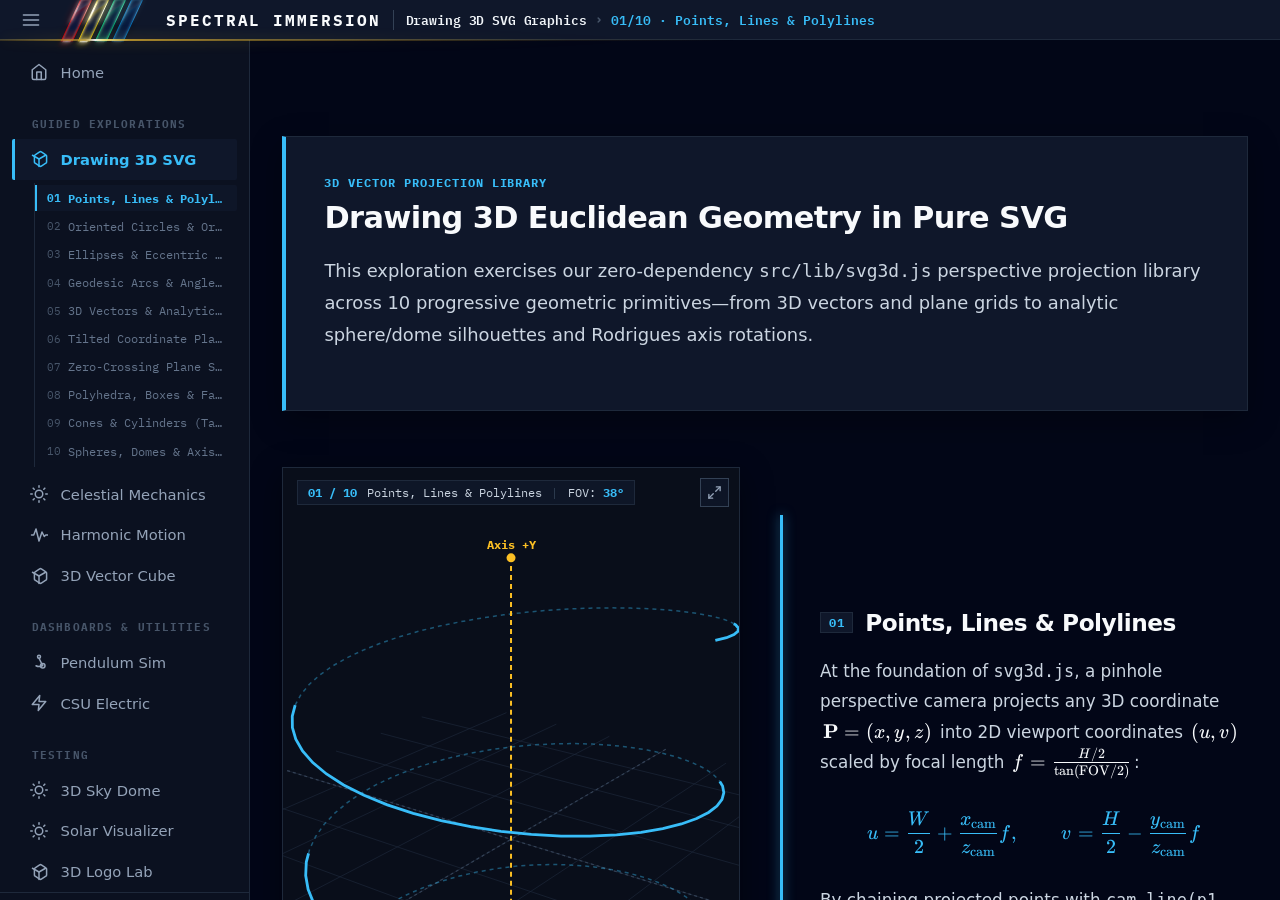
<file: svg3d/index.html>
<!DOCTYPE html><html lang="en" data-astro-cid-37fxchfa style="--mainPadding: clamp(1rem, 2.5vw, 2.5rem);--mainMaxWidth: none;--bodyOverflow: auto;"> <head><meta charset="utf-8"><link rel="icon" type="image/svg+xml" href="/logo.svg"><link rel="icon" href="/favicon.svg"><meta name="viewport" content="width=device-width, initial-scale=1.0"><meta name="generator" content="Astro v6.4.8"><title>Drawing 3D SVG Graphics</title><!-- Google Fonts for IBM Plex Mono --><link rel="preconnect" href="https://fonts.googleapis.com"><link rel="preconnect" href="https://fonts.gstatic.com" crossorigin><link href="https://fonts.googleapis.com/css2?family=IBM+Plex+Mono:wght@500;700&display=swap" rel="stylesheet"><link rel="stylesheet" href="/_astro/vendor-katex.DbX94k4-.css"><link rel="stylesheet" href="/_astro/BaseLayout.CigGMXHI.css"><link rel="stylesheet" href="/_astro/EditorialCard.BICFePh9.css"><style>.svg3d-scrolly-root.svelte-1q2u6hk{width:100%}.svg-viewport.svelte-1q2u6hk{flex:1;min-height:0;position:relative;overflow:hidden}.viewport-hud.svelte-1q2u6hk{position:absolute;top:12px;left:14px;display:flex;align-items:center;gap:.6rem;background:#0f172ae0;border:1px solid #1e293b;padding:4px 10px;font-family:IBM Plex Mono,monospace;font-size:.72rem;color:#cbd5e1;z-index:10;pointer-events:none;flex-wrap:wrap}.hud-step.svelte-1q2u6hk{color:#38bdf8;font-weight:700}.hud-sep.svelte-1q2u6hk{color:#334155}.viewport-hud.svelte-1q2u6hk strong:where(.svelte-1q2u6hk){color:#38bdf8}.lab-svg.svelte-1q2u6hk{width:100%;height:100%;display:block}.vec-lbl.svelte-1q2u6hk{font-family:IBM Plex Mono,monospace;font-size:12px;font-weight:700;dominant-baseline:middle}.cam-grid.svelte-1q2u6hk{display:grid;grid-template-columns:repeat(auto-fit,minmax(130px,1fr));gap:.55rem .9rem}
</style><link rel="stylesheet" href="/_astro/Katex.DlzYkNDS.css"></head> <body data-astro-cid-37fxchfa style="--mainPadding: clamp(1rem, 2.5vw, 2.5rem);--mainMaxWidth: none;--bodyOverflow: auto;"> <div id="app-layout" class="app-layout" data-astro-cid-37fxchfa style="--mainPadding: clamp(1rem, 2.5vw, 2.5rem);--mainMaxWidth: none;--bodyOverflow: auto;"> <!-- Pinned Top Bar --> <header class="topbar" data-astro-cid-37fxchfa style="--mainPadding: clamp(1rem, 2.5vw, 2.5rem);--mainMaxWidth: none;--bodyOverflow: auto;"> <div class="topbar-left" data-astro-cid-37fxchfa style="--mainPadding: clamp(1rem, 2.5vw, 2.5rem);--mainMaxWidth: none;--bodyOverflow: auto;"> <button id="nav-toggle" class="nav-toggle-btn" aria-label="Toggle navigation menu" aria-expanded="true" data-astro-cid-37fxchfa style="--mainPadding: clamp(1rem, 2.5vw, 2.5rem);--mainMaxWidth: none;--bodyOverflow: auto;"> <svg width="20" height="20" viewBox="0 0 24 24" fill="none" stroke="currentColor" stroke-width="2" stroke-linecap="round" stroke-linejoin="round" data-astro-cid-37fxchfa style="--mainPadding: clamp(1rem, 2.5vw, 2.5rem);--mainMaxWidth: none;--bodyOverflow: auto;"> <line x1="3" y1="6" x2="21" y2="6" data-astro-cid-37fxchfa style="--mainPadding: clamp(1rem, 2.5vw, 2.5rem);--mainMaxWidth: none;--bodyOverflow: auto;"></line> <line x1="3" y1="12" x2="21" y2="12" data-astro-cid-37fxchfa style="--mainPadding: clamp(1rem, 2.5vw, 2.5rem);--mainMaxWidth: none;--bodyOverflow: auto;"></line> <line x1="3" y1="18" x2="21" y2="18" data-astro-cid-37fxchfa style="--mainPadding: clamp(1rem, 2.5vw, 2.5rem);--mainMaxWidth: none;--bodyOverflow: auto;"></line> </svg> </button> <style>astro-island,astro-slot,astro-static-slot{display:contents}</style><script>(()=>{var e=async t=>{await(await t())()};(self.Astro||(self.Astro={})).load=e;window.dispatchEvent(new Event("astro:load"));})();</script><script>(()=>{var g=Object.defineProperty;var w=(c,s,d)=>s in c?g(c,s,{enumerable:!0,configurable:!0,writable:!0,value:d}):c[s]=d;var l=(c,s,d)=>w(c,typeof s!="symbol"?s+"":s,d);var E=new Set(["__proto__","constructor","prototype"]);{let c={0:t=>y(t),1:t=>d(t),2:t=>new RegExp(t),3:t=>new Date(t),4:t=>new Map(d(t)),5:t=>new Set(d(t)),6:t=>BigInt(t),7:t=>new URL(t),8:t=>new Uint8Array(t),9:t=>new Uint16Array(t),10:t=>new Uint32Array(t),11:t=>Number.POSITIVE_INFINITY*t},s=t=>{let[p,e]=t;return p in c?c[p](e):void 0},d=t=>t.map(s),y=t=>typeof t!="object"||t===null?t:Object.fromEntries(Object.entries(t).map(([p,e])=>[p,s(e)]));class f extends HTMLElement{constructor(){super(...arguments);l(this,"Component");l(this,"hydrator");l(this,"hydrate",async()=>{var b;if(!this.hydrator||!this.isConnected)return;let e=(b=this.parentElement)==null?void 0:b.closest("astro-island[ssr]");if(e){e.addEventListener("astro:hydrate",this.hydrate,{once:!0});return}let n=this.querySelectorAll("astro-slot"),r={},i=this.querySelectorAll("template[data-astro-template]");for(let o of i){let a=o.closest(this.tagName);a!=null&&a.isSameNode(this)&&(r[o.getAttribute("data-astro-template")||"default"]=o.innerHTML,o.remove())}for(let o of n){let a=o.closest(this.tagName);a!=null&&a.isSameNode(this)&&(r[o.getAttribute("name")||"default"]=o.innerHTML)}let u;try{u=this.hasAttribute("props")?y(JSON.parse(this.getAttribute("props"))):{}}catch(o){let a=this.getAttribute("component-url")||"<unknown>",v=this.getAttribute("component-export");throw v&&(a+=` (export ${v})`),console.error(`[hydrate] Error parsing props for component ${a}`,this.getAttribute("props"),o),o}let h;await this.hydrator(this)(this.Component,u,r,{client:this.getAttribute("client")}),this.removeAttribute("ssr"),this.dispatchEvent(new CustomEvent("astro:hydrate"))});l(this,"unmount",()=>{this.isConnected||this.dispatchEvent(new CustomEvent("astro:unmount"))})}disconnectedCallback(){document.removeEventListener("astro:after-swap",this.unmount),document.addEventListener("astro:after-swap",this.unmount,{once:!0})}connectedCallback(){if(!this.hasAttribute("await-children")||document.readyState==="interactive"||document.readyState==="complete")this.childrenConnectedCallback();else{let e=()=>{document.removeEventListener("DOMContentLoaded",e),n.disconnect(),this.childrenConnectedCallback()},n=new MutationObserver(()=>{var r;((r=this.lastChild)==null?void 0:r.nodeType)===Node.COMMENT_NODE&&this.lastChild.nodeValue==="astro:end"&&(this.lastChild.remove(),e())});n.observe(this,{childList:!0}),document.addEventListener("DOMContentLoaded",e)}}async childrenConnectedCallback(){let e=this.getAttribute("before-hydration-url");e&&await import(e),this.start()}getRetryImportUrl(e){let n=new URL(e,document.baseURI),r=`astro-retry=${Date.now()}`,i=n.hash.replace(/^#/,"");return n.hash=i?`${i}&${r}`:r,n.toString()}async importWithRetry(e){try{return await import(e)}catch(n){return await new Promise(r=>setTimeout(r,1e3)),import(this.getRetryImportUrl(e))}}handleHydrationError(e){let n=this.getAttribute("component-url"),r=new CustomEvent("astro:hydration-error",{cancelable:!0,bubbles:!0,composed:!0,detail:{error:e,componentUrl:n}});this.dispatchEvent(r)&&console.error(`[astro-island] Error hydrating ${n}`,e)}async start(){let e=JSON.parse(this.getAttribute("opts")),n=this.getAttribute("client");if(Astro[n]===void 0){window.addEventListener(`astro:${n}`,()=>this.start(),{once:!0});return}try{await Astro[n](async()=>{let r=this.getAttribute("renderer-url");try{let[i,{default:u}]=await Promise.all([this.importWithRetry(this.getAttribute("component-url")),r?this.importWithRetry(r):Promise.resolve({default:()=>()=>{}})]),h=this.getAttribute("component-export")||"default";if(h.includes(".")){this.Component=i;for(let m of h.split(".")){if(E.has(m)||!this.Component||typeof this.Component!="object"&&typeof this.Component!="function"||!Object.hasOwn(this.Component,m))throw new Error(`Invalid component export path: ${h}`);this.Component=this.Component[m]}}else{if(E.has(h))throw new Error(`Invalid component export path: ${h}`);this.Component=i[h]}return this.hydrator=u,this.hydrate}catch(i){return this.handleHydrationError(i),()=>{}}},e,this)}catch(r){this.handleHydrationError(r)}}attributeChangedCallback(){this.hydrate()}}l(f,"observedAttributes",["props"]),customElements.get("astro-island")||customElements.define("astro-island",f)}})();</script><astro-island uid="gemQ" component-url="/_astro/HeaderGlassLogo.BvBxbHWB.js" component-export="default" renderer-url="/_astro/client.svelte.CqfarIwW.js" props="{&quot;data-astro-cid-37fxchfa&quot;:[0,true]}" ssr client="load" opts="{&quot;name&quot;:&quot;HeaderGlassLogo&quot;,&quot;value&quot;:true}" await-children><!--[--><div class="header-glass-brand-root svelte-1ci3ikk" style=" --overhang: 0px; --pillar-w: 10px; --pillar-gap: 5px; --slant: -25deg; --tint: 0; --edge-power: 0.6; "><a href="/" class="brand-link svelte-1ci3ikk" aria-label="Spectral Immersion Home"><div class="contiguous-pillars-wrap svelte-1ci3ikk"><!--[--><div class="edgelit-slab svelte-1ci3ikk" style="
				--c-hex: #ff0200;
				--c-rgb: 255, 2, 0;
				--c-bright: #ffa1a0;
				--c-core: #ff3330;
				--glint-y: 29.2%;
				--hotspot-alpha: 0.769;
				--left-lit: 0.756;
				--right-lit: 0.756;
				--bottom-lit: 0.769;
				--act: 0.661;
			"><span class="bevel-glint-left svelte-1ci3ikk"></span> <span class="bevel-glint-right svelte-1ci3ikk"></span> <span class="bevel-glint-bottom svelte-1ci3ikk"></span></div><div class="edgelit-slab svelte-1ci3ikk" style="
				--c-hex: #f7d404;
				--c-rgb: 247, 212, 4;
				--c-bright: #fff8b3;
				--c-core: #ffe247;
				--glint-y: 29.2%;
				--hotspot-alpha: 0.986;
				--left-lit: 0.985;
				--right-lit: 0.985;
				--bottom-lit: 0.986;
				--act: 0.979;
			"><span class="bevel-glint-left svelte-1ci3ikk"></span> <span class="bevel-glint-right svelte-1ci3ikk"></span> <span class="bevel-glint-bottom svelte-1ci3ikk"></span></div><div class="edgelit-slab svelte-1ci3ikk" style="
				--c-hex: #00fe96;
				--c-rgb: 0, 254, 150;
				--c-bright: #b8ffdf;
				--c-core: #42ffb5;
				--glint-y: 29.2%;
				--hotspot-alpha: 0.573;
				--left-lit: 0.548;
				--right-lit: 0.548;
				--bottom-lit: 0.573;
				--act: 0.373;
			"><span class="bevel-glint-left svelte-1ci3ikk"></span> <span class="bevel-glint-right svelte-1ci3ikk"></span> <span class="bevel-glint-bottom svelte-1ci3ikk"></span></div><div class="edgelit-slab svelte-1ci3ikk" style="
				--c-hex: #00a5ff;
				--c-rgb: 0, 165, 255;
				--c-bright: #bae5ff;
				--c-core: #47c0ff;
				--glint-y: 29.2%;
				--hotspot-alpha: 0.415;
				--left-lit: 0.381;
				--right-lit: 0.381;
				--bottom-lit: 0.415;
				--act: 0.140;
			"><span class="bevel-glint-left svelte-1ci3ikk"></span> <span class="bevel-glint-right svelte-1ci3ikk"></span> <span class="bevel-glint-bottom svelte-1ci3ikk"></span></div><!--]--></div> <span class="brand-name svelte-1ci3ikk">Spectral Immersion</span></a> <div class="header-waveguide-border svelte-1ci3ikk" style="
			--border-glow-opacity: 0.886;
			--border-grad: linear-gradient(90deg,
				rgba(191, 152, 44, 0.27) 0px,
				rgba(191, 152, 44, 0.54) 48px,
				rgba(191, 152, 44, 0.80) 85px,
				#ffffff 95px,
				rgb(255, 242, 134) 103px,
				rgb(191, 152, 44) 130px,
				rgba(191, 152, 44, 0.64) 237px,
				rgba(191, 152, 44, 0.34) 406px,
				rgba(191, 152, 44, 0.12) 561px,
				transparent 742px,
				transparent 100%
			);
			--border-filter: drop-shadow(0 0 7px rgba(191, 152, 44, 0.73));
		"></div></div><!--]--><!--astro:end--></astro-island> <div class="topbar-divider" aria-hidden="true" data-astro-cid-37fxchfa style="--mainPadding: clamp(1rem, 2.5vw, 2.5rem);--mainMaxWidth: none;--bodyOverflow: auto;"></div> <div class="topbar-breadcrumbs" data-astro-cid-37fxchfa style="--mainPadding: clamp(1rem, 2.5vw, 2.5rem);--mainMaxWidth: none;--bodyOverflow: auto;"> <span class="breadcrumb-page" data-astro-cid-37fxchfa style="--mainPadding: clamp(1rem, 2.5vw, 2.5rem);--mainMaxWidth: none;--bodyOverflow: auto;">Drawing 3D SVG Graphics</span> <span id="breadcrumb-sep" class="breadcrumb-sep" hidden data-astro-cid-37fxchfa style="--mainPadding: clamp(1rem, 2.5vw, 2.5rem);--mainMaxWidth: none;--bodyOverflow: auto;">›</span> <span id="breadcrumb-section" class="breadcrumb-section" hidden data-astro-cid-37fxchfa style="--mainPadding: clamp(1rem, 2.5vw, 2.5rem);--mainMaxWidth: none;--bodyOverflow: auto;"></span> </div> </div> </header> <!-- App Body (Sidebar + Scrollable Main Content) --> <div class="app-container" data-astro-cid-37fxchfa style="--mainPadding: clamp(1rem, 2.5vw, 2.5rem);--mainMaxWidth: none;--bodyOverflow: auto;"> <!-- Backdrop overlay for mobile drawer --> <div id="nav-backdrop" class="nav-backdrop" aria-hidden="true" data-astro-cid-37fxchfa style="--mainPadding: clamp(1rem, 2.5vw, 2.5rem);--mainMaxWidth: none;--bodyOverflow: auto;"></div> <!-- Navigation Sidebar / Overlay Drawer --> <aside id="nav-sidebar" class="nav-sidebar" aria-label="Main Navigation" data-astro-cid-37fxchfa style="--mainPadding: clamp(1rem, 2.5vw, 2.5rem);--mainMaxWidth: none;--bodyOverflow: auto;"> <div class="drawer-header" data-astro-cid-37fxchfa style="--mainPadding: clamp(1rem, 2.5vw, 2.5rem);--mainMaxWidth: none;--bodyOverflow: auto;"> <div class="brand" data-astro-cid-37fxchfa style="--mainPadding: clamp(1rem, 2.5vw, 2.5rem);--mainMaxWidth: none;--bodyOverflow: auto;"> <div class="logo-container" data-astro-cid-37fxchfa style="--mainPadding: clamp(1rem, 2.5vw, 2.5rem);--mainMaxWidth: none;--bodyOverflow: auto;"> <img src="/logo.svg" alt="Spectral Immersion Logo" style="width: 100%; height: 100%; object-fit: contain;; --mainPadding: clamp(1rem, 2.5vw, 2.5rem);--mainMaxWidth: none;--bodyOverflow: auto;" data-astro-cid-37fxchfa> </div> <span class="brand-name" data-astro-cid-37fxchfa style="--mainPadding: clamp(1rem, 2.5vw, 2.5rem);--mainMaxWidth: none;--bodyOverflow: auto;">Spectral Immersion</span> </div> <button id="drawer-close" class="drawer-close-btn" aria-label="Close menu" data-astro-cid-37fxchfa style="--mainPadding: clamp(1rem, 2.5vw, 2.5rem);--mainMaxWidth: none;--bodyOverflow: auto;"> <svg width="20" height="20" viewBox="0 0 24 24" fill="none" stroke="currentColor" stroke-width="2" stroke-linecap="round" stroke-linejoin="round" data-astro-cid-37fxchfa style="--mainPadding: clamp(1rem, 2.5vw, 2.5rem);--mainMaxWidth: none;--bodyOverflow: auto;"> <line x1="18" y1="6" x2="6" y2="18" data-astro-cid-37fxchfa style="--mainPadding: clamp(1rem, 2.5vw, 2.5rem);--mainMaxWidth: none;--bodyOverflow: auto;"></line> <line x1="6" y1="6" x2="18" y2="18" data-astro-cid-37fxchfa style="--mainPadding: clamp(1rem, 2.5vw, 2.5rem);--mainMaxWidth: none;--bodyOverflow: auto;"></line> </svg> </button> </div> <nav class="sidebar-nav" style="padding-top: 0.75rem;; --mainPadding: clamp(1rem, 2.5vw, 2.5rem);--mainMaxWidth: none;--bodyOverflow: auto;" data-astro-cid-37fxchfa> <div class="sidebar-group" data-astro-cid-37fxchfa style="--mainPadding: clamp(1rem, 2.5vw, 2.5rem);--mainMaxWidth: none;--bodyOverflow: auto;">  <div class="nav-item-group" data-astro-cid-37fxchfa style="--mainPadding: clamp(1rem, 2.5vw, 2.5rem);--mainMaxWidth: none;--bodyOverflow: auto;"> <a href="/" class="nav-item-link" data-astro-cid-37fxchfa style="--mainPadding: clamp(1rem, 2.5vw, 2.5rem);--mainMaxWidth: none;--bodyOverflow: auto;"> <span class="nav-item-icon" data-astro-cid-37fxchfa style="--mainPadding: clamp(1rem, 2.5vw, 2.5rem);--mainMaxWidth: none;--bodyOverflow: auto;"> <svg width="18" height="18" viewBox="0 0 24 24" fill="none" stroke="currentColor" stroke-width="2" stroke-linecap="round" stroke-linejoin="round" data-astro-cid-37fxchfa style="--mainPadding: clamp(1rem, 2.5vw, 2.5rem);--mainMaxWidth: none;--bodyOverflow: auto;"> <path d="M3 9l9-7 9 7v11a2 2 0 0 1-2 2H5a2 2 0 0 1-2-2z" data-astro-cid-37fxchfa style="--mainPadding: clamp(1rem, 2.5vw, 2.5rem);--mainMaxWidth: none;--bodyOverflow: auto;"></path> <polyline points="9 22 9 12 15 12 15 22" data-astro-cid-37fxchfa style="--mainPadding: clamp(1rem, 2.5vw, 2.5rem);--mainMaxWidth: none;--bodyOverflow: auto;"></polyline> </svg>      </span> <span data-astro-cid-37fxchfa style="--mainPadding: clamp(1rem, 2.5vw, 2.5rem);--mainMaxWidth: none;--bodyOverflow: auto;">Home</span> </a>  </div> </div><div class="sidebar-group" data-astro-cid-37fxchfa style="--mainPadding: clamp(1rem, 2.5vw, 2.5rem);--mainMaxWidth: none;--bodyOverflow: auto;"> <div class="sidebar-section-title" data-astro-cid-37fxchfa style="--mainPadding: clamp(1rem, 2.5vw, 2.5rem);--mainMaxWidth: none;--bodyOverflow: auto;">Guided Explorations</div> <div class="nav-item-group" data-astro-cid-37fxchfa style="--mainPadding: clamp(1rem, 2.5vw, 2.5rem);--mainMaxWidth: none;--bodyOverflow: auto;"> <a href="/svg3d" class="nav-item-link active" data-astro-cid-37fxchfa style="--mainPadding: clamp(1rem, 2.5vw, 2.5rem);--mainMaxWidth: none;--bodyOverflow: auto;"> <span class="nav-item-icon" data-astro-cid-37fxchfa style="--mainPadding: clamp(1rem, 2.5vw, 2.5rem);--mainMaxWidth: none;--bodyOverflow: auto;">   <svg width="18" height="18" viewBox="0 0 24 24" fill="none" stroke="currentColor" stroke-width="2" stroke-linecap="round" stroke-linejoin="round" data-astro-cid-37fxchfa style="--mainPadding: clamp(1rem, 2.5vw, 2.5rem);--mainMaxWidth: none;--bodyOverflow: auto;"> <path d="m21.12 6.4-6-3.87a2 2 0 0 0-2.24 0l-6 3.87a2 2 0 0 0-1 1.74v7.72a2 2 0 0 0 1 1.74l6 3.87a2 2 0 0 0 2.24 0l6-3.87a2 2 0 0 0 1-1.74V8.14a2 2 0 0 0-1-1.74Z" data-astro-cid-37fxchfa style="--mainPadding: clamp(1rem, 2.5vw, 2.5rem);--mainMaxWidth: none;--bodyOverflow: auto;"></path> <path d="m3.3 7 8.7 5 8.7-5" data-astro-cid-37fxchfa style="--mainPadding: clamp(1rem, 2.5vw, 2.5rem);--mainMaxWidth: none;--bodyOverflow: auto;"></path> <path d="M12 22V12" data-astro-cid-37fxchfa style="--mainPadding: clamp(1rem, 2.5vw, 2.5rem);--mainMaxWidth: none;--bodyOverflow: auto;"></path> </svg>    </span> <span data-astro-cid-37fxchfa style="--mainPadding: clamp(1rem, 2.5vw, 2.5rem);--mainMaxWidth: none;--bodyOverflow: auto;">Drawing 3D SVG</span> </a> <ul id="active-page-subnav" class="nav-sublist" aria-label="Drawing 3D SVG sections" data-astro-cid-37fxchfa style="--mainPadding: clamp(1rem, 2.5vw, 2.5rem);--mainMaxWidth: none;--bodyOverflow: auto;"></ul> </div><div class="nav-item-group" data-astro-cid-37fxchfa style="--mainPadding: clamp(1rem, 2.5vw, 2.5rem);--mainMaxWidth: none;--bodyOverflow: auto;"> <a href="/solar-scrolly" class="nav-item-link" data-astro-cid-37fxchfa style="--mainPadding: clamp(1rem, 2.5vw, 2.5rem);--mainMaxWidth: none;--bodyOverflow: auto;"> <span class="nav-item-icon" data-astro-cid-37fxchfa style="--mainPadding: clamp(1rem, 2.5vw, 2.5rem);--mainMaxWidth: none;--bodyOverflow: auto;">  <svg width="18" height="18" viewBox="0 0 24 24" fill="none" stroke="currentColor" stroke-width="2" stroke-linecap="round" stroke-linejoin="round" data-astro-cid-37fxchfa style="--mainPadding: clamp(1rem, 2.5vw, 2.5rem);--mainMaxWidth: none;--bodyOverflow: auto;"> <circle cx="12" cy="12" r="5" data-astro-cid-37fxchfa style="--mainPadding: clamp(1rem, 2.5vw, 2.5rem);--mainMaxWidth: none;--bodyOverflow: auto;"></circle> <line x1="12" y1="1" x2="12" y2="3" data-astro-cid-37fxchfa style="--mainPadding: clamp(1rem, 2.5vw, 2.5rem);--mainMaxWidth: none;--bodyOverflow: auto;"></line> <line x1="12" y1="21" x2="12" y2="23" data-astro-cid-37fxchfa style="--mainPadding: clamp(1rem, 2.5vw, 2.5rem);--mainMaxWidth: none;--bodyOverflow: auto;"></line> <line x1="4.22" y1="4.22" x2="5.64" y2="5.64" data-astro-cid-37fxchfa style="--mainPadding: clamp(1rem, 2.5vw, 2.5rem);--mainMaxWidth: none;--bodyOverflow: auto;"></line> <line x1="18.36" y1="18.36" x2="19.78" y2="19.78" data-astro-cid-37fxchfa style="--mainPadding: clamp(1rem, 2.5vw, 2.5rem);--mainMaxWidth: none;--bodyOverflow: auto;"></line> <line x1="1" y1="12" x2="3" y2="12" data-astro-cid-37fxchfa style="--mainPadding: clamp(1rem, 2.5vw, 2.5rem);--mainMaxWidth: none;--bodyOverflow: auto;"></line> <line x1="21" y1="12" x2="23" y2="12" data-astro-cid-37fxchfa style="--mainPadding: clamp(1rem, 2.5vw, 2.5rem);--mainMaxWidth: none;--bodyOverflow: auto;"></line> <line x1="4.22" y1="19.78" x2="5.64" y2="18.36" data-astro-cid-37fxchfa style="--mainPadding: clamp(1rem, 2.5vw, 2.5rem);--mainMaxWidth: none;--bodyOverflow: auto;"></line> <line x1="18.36" y1="5.64" x2="19.78" y2="4.22" data-astro-cid-37fxchfa style="--mainPadding: clamp(1rem, 2.5vw, 2.5rem);--mainMaxWidth: none;--bodyOverflow: auto;"></line> </svg>     </span> <span data-astro-cid-37fxchfa style="--mainPadding: clamp(1rem, 2.5vw, 2.5rem);--mainMaxWidth: none;--bodyOverflow: auto;">Celestial Mechanics</span> </a>  </div><div class="nav-item-group" data-astro-cid-37fxchfa style="--mainPadding: clamp(1rem, 2.5vw, 2.5rem);--mainMaxWidth: none;--bodyOverflow: auto;"> <a href="/harmonic-motion" class="nav-item-link" data-astro-cid-37fxchfa style="--mainPadding: clamp(1rem, 2.5vw, 2.5rem);--mainMaxWidth: none;--bodyOverflow: auto;"> <span class="nav-item-icon" data-astro-cid-37fxchfa style="--mainPadding: clamp(1rem, 2.5vw, 2.5rem);--mainMaxWidth: none;--bodyOverflow: auto;">    <svg width="18" height="18" viewBox="0 0 24 24" fill="none" stroke="currentColor" stroke-width="2" stroke-linecap="round" stroke-linejoin="round" data-astro-cid-37fxchfa style="--mainPadding: clamp(1rem, 2.5vw, 2.5rem);--mainMaxWidth: none;--bodyOverflow: auto;"> <path d="M2 12h3l3-8 4 16 4-12 3 6 2-2h3" data-astro-cid-37fxchfa style="--mainPadding: clamp(1rem, 2.5vw, 2.5rem);--mainMaxWidth: none;--bodyOverflow: auto;"></path> </svg>   </span> <span data-astro-cid-37fxchfa style="--mainPadding: clamp(1rem, 2.5vw, 2.5rem);--mainMaxWidth: none;--bodyOverflow: auto;">Harmonic Motion</span> </a>  </div><div class="nav-item-group" data-astro-cid-37fxchfa style="--mainPadding: clamp(1rem, 2.5vw, 2.5rem);--mainMaxWidth: none;--bodyOverflow: auto;"> <a href="/cube" class="nav-item-link" data-astro-cid-37fxchfa style="--mainPadding: clamp(1rem, 2.5vw, 2.5rem);--mainMaxWidth: none;--bodyOverflow: auto;"> <span class="nav-item-icon" data-astro-cid-37fxchfa style="--mainPadding: clamp(1rem, 2.5vw, 2.5rem);--mainMaxWidth: none;--bodyOverflow: auto;">   <svg width="18" height="18" viewBox="0 0 24 24" fill="none" stroke="currentColor" stroke-width="2" stroke-linecap="round" stroke-linejoin="round" data-astro-cid-37fxchfa style="--mainPadding: clamp(1rem, 2.5vw, 2.5rem);--mainMaxWidth: none;--bodyOverflow: auto;"> <path d="m21.12 6.4-6-3.87a2 2 0 0 0-2.24 0l-6 3.87a2 2 0 0 0-1 1.74v7.72a2 2 0 0 0 1 1.74l6 3.87a2 2 0 0 0 2.24 0l6-3.87a2 2 0 0 0 1-1.74V8.14a2 2 0 0 0-1-1.74Z" data-astro-cid-37fxchfa style="--mainPadding: clamp(1rem, 2.5vw, 2.5rem);--mainMaxWidth: none;--bodyOverflow: auto;"></path> <path d="m3.3 7 8.7 5 8.7-5" data-astro-cid-37fxchfa style="--mainPadding: clamp(1rem, 2.5vw, 2.5rem);--mainMaxWidth: none;--bodyOverflow: auto;"></path> <path d="M12 22V12" data-astro-cid-37fxchfa style="--mainPadding: clamp(1rem, 2.5vw, 2.5rem);--mainMaxWidth: none;--bodyOverflow: auto;"></path> </svg>    </span> <span data-astro-cid-37fxchfa style="--mainPadding: clamp(1rem, 2.5vw, 2.5rem);--mainMaxWidth: none;--bodyOverflow: auto;">3D Vector Cube</span> </a>  </div> </div><div class="sidebar-group" data-astro-cid-37fxchfa style="--mainPadding: clamp(1rem, 2.5vw, 2.5rem);--mainMaxWidth: none;--bodyOverflow: auto;"> <div class="sidebar-section-title" data-astro-cid-37fxchfa style="--mainPadding: clamp(1rem, 2.5vw, 2.5rem);--mainMaxWidth: none;--bodyOverflow: auto;">Dashboards &amp; Utilities</div> <div class="nav-item-group" data-astro-cid-37fxchfa style="--mainPadding: clamp(1rem, 2.5vw, 2.5rem);--mainMaxWidth: none;--bodyOverflow: auto;"> <a href="/pendulum" class="nav-item-link" data-astro-cid-37fxchfa style="--mainPadding: clamp(1rem, 2.5vw, 2.5rem);--mainMaxWidth: none;--bodyOverflow: auto;"> <span class="nav-item-icon" data-astro-cid-37fxchfa style="--mainPadding: clamp(1rem, 2.5vw, 2.5rem);--mainMaxWidth: none;--bodyOverflow: auto;">     <svg width="18" height="18" viewBox="0 0 24 24" fill="none" stroke="currentColor" stroke-width="2" stroke-linecap="round" stroke-linejoin="round" data-astro-cid-37fxchfa style="--mainPadding: clamp(1rem, 2.5vw, 2.5rem);--mainMaxWidth: none;--bodyOverflow: auto;"> <circle cx="12" cy="5" r="2" data-astro-cid-37fxchfa style="--mainPadding: clamp(1rem, 2.5vw, 2.5rem);--mainMaxWidth: none;--bodyOverflow: auto;"></circle> <line x1="12" y1="7" x2="17" y2="17" data-astro-cid-37fxchfa style="--mainPadding: clamp(1rem, 2.5vw, 2.5rem);--mainMaxWidth: none;--bodyOverflow: auto;"></line> <circle cx="17" cy="17" r="3" data-astro-cid-37fxchfa style="--mainPadding: clamp(1rem, 2.5vw, 2.5rem);--mainMaxWidth: none;--bodyOverflow: auto;"></circle> <path d="M8 17a8 8 0 0 0 8 0" data-astro-cid-37fxchfa style="--mainPadding: clamp(1rem, 2.5vw, 2.5rem);--mainMaxWidth: none;--bodyOverflow: auto;"></path> </svg>  </span> <span data-astro-cid-37fxchfa style="--mainPadding: clamp(1rem, 2.5vw, 2.5rem);--mainMaxWidth: none;--bodyOverflow: auto;">Pendulum Sim</span> </a>  </div><div class="nav-item-group" data-astro-cid-37fxchfa style="--mainPadding: clamp(1rem, 2.5vw, 2.5rem);--mainMaxWidth: none;--bodyOverflow: auto;"> <a href="/csu" class="nav-item-link" data-astro-cid-37fxchfa style="--mainPadding: clamp(1rem, 2.5vw, 2.5rem);--mainMaxWidth: none;--bodyOverflow: auto;"> <span class="nav-item-icon" data-astro-cid-37fxchfa style="--mainPadding: clamp(1rem, 2.5vw, 2.5rem);--mainMaxWidth: none;--bodyOverflow: auto;">      <svg width="18" height="18" viewBox="0 0 24 24" fill="none" stroke="currentColor" stroke-width="2" stroke-linecap="round" stroke-linejoin="round" data-astro-cid-37fxchfa style="--mainPadding: clamp(1rem, 2.5vw, 2.5rem);--mainMaxWidth: none;--bodyOverflow: auto;"> <polygon points="13 2 3 14 12 14 11 22 21 10 12 10 13 2" data-astro-cid-37fxchfa style="--mainPadding: clamp(1rem, 2.5vw, 2.5rem);--mainMaxWidth: none;--bodyOverflow: auto;"></polygon> </svg> </span> <span data-astro-cid-37fxchfa style="--mainPadding: clamp(1rem, 2.5vw, 2.5rem);--mainMaxWidth: none;--bodyOverflow: auto;">CSU Electric</span> </a>  </div> </div><div class="sidebar-group" data-astro-cid-37fxchfa style="--mainPadding: clamp(1rem, 2.5vw, 2.5rem);--mainMaxWidth: none;--bodyOverflow: auto;"> <div class="sidebar-section-title" data-astro-cid-37fxchfa style="--mainPadding: clamp(1rem, 2.5vw, 2.5rem);--mainMaxWidth: none;--bodyOverflow: auto;">Testing</div> <div class="nav-item-group" data-astro-cid-37fxchfa style="--mainPadding: clamp(1rem, 2.5vw, 2.5rem);--mainMaxWidth: none;--bodyOverflow: auto;"> <a href="/sky-dome" class="nav-item-link" data-astro-cid-37fxchfa style="--mainPadding: clamp(1rem, 2.5vw, 2.5rem);--mainMaxWidth: none;--bodyOverflow: auto;"> <span class="nav-item-icon" data-astro-cid-37fxchfa style="--mainPadding: clamp(1rem, 2.5vw, 2.5rem);--mainMaxWidth: none;--bodyOverflow: auto;">  <svg width="18" height="18" viewBox="0 0 24 24" fill="none" stroke="currentColor" stroke-width="2" stroke-linecap="round" stroke-linejoin="round" data-astro-cid-37fxchfa style="--mainPadding: clamp(1rem, 2.5vw, 2.5rem);--mainMaxWidth: none;--bodyOverflow: auto;"> <circle cx="12" cy="12" r="5" data-astro-cid-37fxchfa style="--mainPadding: clamp(1rem, 2.5vw, 2.5rem);--mainMaxWidth: none;--bodyOverflow: auto;"></circle> <line x1="12" y1="1" x2="12" y2="3" data-astro-cid-37fxchfa style="--mainPadding: clamp(1rem, 2.5vw, 2.5rem);--mainMaxWidth: none;--bodyOverflow: auto;"></line> <line x1="12" y1="21" x2="12" y2="23" data-astro-cid-37fxchfa style="--mainPadding: clamp(1rem, 2.5vw, 2.5rem);--mainMaxWidth: none;--bodyOverflow: auto;"></line> <line x1="4.22" y1="4.22" x2="5.64" y2="5.64" data-astro-cid-37fxchfa style="--mainPadding: clamp(1rem, 2.5vw, 2.5rem);--mainMaxWidth: none;--bodyOverflow: auto;"></line> <line x1="18.36" y1="18.36" x2="19.78" y2="19.78" data-astro-cid-37fxchfa style="--mainPadding: clamp(1rem, 2.5vw, 2.5rem);--mainMaxWidth: none;--bodyOverflow: auto;"></line> <line x1="1" y1="12" x2="3" y2="12" data-astro-cid-37fxchfa style="--mainPadding: clamp(1rem, 2.5vw, 2.5rem);--mainMaxWidth: none;--bodyOverflow: auto;"></line> <line x1="21" y1="12" x2="23" y2="12" data-astro-cid-37fxchfa style="--mainPadding: clamp(1rem, 2.5vw, 2.5rem);--mainMaxWidth: none;--bodyOverflow: auto;"></line> <line x1="4.22" y1="19.78" x2="5.64" y2="18.36" data-astro-cid-37fxchfa style="--mainPadding: clamp(1rem, 2.5vw, 2.5rem);--mainMaxWidth: none;--bodyOverflow: auto;"></line> <line x1="18.36" y1="5.64" x2="19.78" y2="4.22" data-astro-cid-37fxchfa style="--mainPadding: clamp(1rem, 2.5vw, 2.5rem);--mainMaxWidth: none;--bodyOverflow: auto;"></line> </svg>     </span> <span data-astro-cid-37fxchfa style="--mainPadding: clamp(1rem, 2.5vw, 2.5rem);--mainMaxWidth: none;--bodyOverflow: auto;">3D Sky Dome</span> </a>  </div><div class="nav-item-group" data-astro-cid-37fxchfa style="--mainPadding: clamp(1rem, 2.5vw, 2.5rem);--mainMaxWidth: none;--bodyOverflow: auto;"> <a href="/solar" class="nav-item-link" data-astro-cid-37fxchfa style="--mainPadding: clamp(1rem, 2.5vw, 2.5rem);--mainMaxWidth: none;--bodyOverflow: auto;"> <span class="nav-item-icon" data-astro-cid-37fxchfa style="--mainPadding: clamp(1rem, 2.5vw, 2.5rem);--mainMaxWidth: none;--bodyOverflow: auto;">  <svg width="18" height="18" viewBox="0 0 24 24" fill="none" stroke="currentColor" stroke-width="2" stroke-linecap="round" stroke-linejoin="round" data-astro-cid-37fxchfa style="--mainPadding: clamp(1rem, 2.5vw, 2.5rem);--mainMaxWidth: none;--bodyOverflow: auto;"> <circle cx="12" cy="12" r="5" data-astro-cid-37fxchfa style="--mainPadding: clamp(1rem, 2.5vw, 2.5rem);--mainMaxWidth: none;--bodyOverflow: auto;"></circle> <line x1="12" y1="1" x2="12" y2="3" data-astro-cid-37fxchfa style="--mainPadding: clamp(1rem, 2.5vw, 2.5rem);--mainMaxWidth: none;--bodyOverflow: auto;"></line> <line x1="12" y1="21" x2="12" y2="23" data-astro-cid-37fxchfa style="--mainPadding: clamp(1rem, 2.5vw, 2.5rem);--mainMaxWidth: none;--bodyOverflow: auto;"></line> <line x1="4.22" y1="4.22" x2="5.64" y2="5.64" data-astro-cid-37fxchfa style="--mainPadding: clamp(1rem, 2.5vw, 2.5rem);--mainMaxWidth: none;--bodyOverflow: auto;"></line> <line x1="18.36" y1="18.36" x2="19.78" y2="19.78" data-astro-cid-37fxchfa style="--mainPadding: clamp(1rem, 2.5vw, 2.5rem);--mainMaxWidth: none;--bodyOverflow: auto;"></line> <line x1="1" y1="12" x2="3" y2="12" data-astro-cid-37fxchfa style="--mainPadding: clamp(1rem, 2.5vw, 2.5rem);--mainMaxWidth: none;--bodyOverflow: auto;"></line> <line x1="21" y1="12" x2="23" y2="12" data-astro-cid-37fxchfa style="--mainPadding: clamp(1rem, 2.5vw, 2.5rem);--mainMaxWidth: none;--bodyOverflow: auto;"></line> <line x1="4.22" y1="19.78" x2="5.64" y2="18.36" data-astro-cid-37fxchfa style="--mainPadding: clamp(1rem, 2.5vw, 2.5rem);--mainMaxWidth: none;--bodyOverflow: auto;"></line> <line x1="18.36" y1="5.64" x2="19.78" y2="4.22" data-astro-cid-37fxchfa style="--mainPadding: clamp(1rem, 2.5vw, 2.5rem);--mainMaxWidth: none;--bodyOverflow: auto;"></line> </svg>     </span> <span data-astro-cid-37fxchfa style="--mainPadding: clamp(1rem, 2.5vw, 2.5rem);--mainMaxWidth: none;--bodyOverflow: auto;">Solar Visualizer</span> </a>  </div><div class="nav-item-group" data-astro-cid-37fxchfa style="--mainPadding: clamp(1rem, 2.5vw, 2.5rem);--mainMaxWidth: none;--bodyOverflow: auto;"> <a href="/logo-lab" class="nav-item-link" data-astro-cid-37fxchfa style="--mainPadding: clamp(1rem, 2.5vw, 2.5rem);--mainMaxWidth: none;--bodyOverflow: auto;"> <span class="nav-item-icon" data-astro-cid-37fxchfa style="--mainPadding: clamp(1rem, 2.5vw, 2.5rem);--mainMaxWidth: none;--bodyOverflow: auto;">   <svg width="18" height="18" viewBox="0 0 24 24" fill="none" stroke="currentColor" stroke-width="2" stroke-linecap="round" stroke-linejoin="round" data-astro-cid-37fxchfa style="--mainPadding: clamp(1rem, 2.5vw, 2.5rem);--mainMaxWidth: none;--bodyOverflow: auto;"> <path d="m21.12 6.4-6-3.87a2 2 0 0 0-2.24 0l-6 3.87a2 2 0 0 0-1 1.74v7.72a2 2 0 0 0 1 1.74l6 3.87a2 2 0 0 0 2.24 0l6-3.87a2 2 0 0 0 1-1.74V8.14a2 2 0 0 0-1-1.74Z" data-astro-cid-37fxchfa style="--mainPadding: clamp(1rem, 2.5vw, 2.5rem);--mainMaxWidth: none;--bodyOverflow: auto;"></path> <path d="m3.3 7 8.7 5 8.7-5" data-astro-cid-37fxchfa style="--mainPadding: clamp(1rem, 2.5vw, 2.5rem);--mainMaxWidth: none;--bodyOverflow: auto;"></path> <path d="M12 22V12" data-astro-cid-37fxchfa style="--mainPadding: clamp(1rem, 2.5vw, 2.5rem);--mainMaxWidth: none;--bodyOverflow: auto;"></path> </svg>    </span> <span data-astro-cid-37fxchfa style="--mainPadding: clamp(1rem, 2.5vw, 2.5rem);--mainMaxWidth: none;--bodyOverflow: auto;">3D Logo Lab</span> </a>  </div> </div> </nav> <div class="sidebar-footer" data-astro-cid-37fxchfa style="--mainPadding: clamp(1rem, 2.5vw, 2.5rem);--mainMaxWidth: none;--bodyOverflow: auto;"> <span data-astro-cid-37fxchfa style="--mainPadding: clamp(1rem, 2.5vw, 2.5rem);--mainMaxWidth: none;--bodyOverflow: auto;">Spectral Immersion</span> </div> </aside> <!-- Scrollable Main Content --> <div class="main-scroll-area" data-astro-cid-37fxchfa style="--mainPadding: clamp(1rem, 2.5vw, 2.5rem);--mainMaxWidth: none;--bodyOverflow: auto;"> <main data-astro-cid-37fxchfa style="--mainPadding: clamp(1rem, 2.5vw, 2.5rem);--mainMaxWidth: none;--bodyOverflow: auto;"> <div style="width: 100%; padding: 0.5rem 0 2rem; color: #cbd5e1;"><div class="editorial-card" data-astro-cid-mjmkje5m> <div class="editorial-badge" data-astro-cid-mjmkje5m>3D Vector Projection Library</div> <h2 class="editorial-title" data-astro-cid-mjmkje5m>Drawing 3D Euclidean Geometry in Pure SVG</h2> <div class="editorial-body" data-astro-cid-mjmkje5m> <p><p>This exploration exercises our zero-dependency <code>src/lib/svg3d.js</code> perspective projection library across 10 progressive geometric primitives—from 3D vectors and plane grids to analytic sphere/dome silhouettes and Rodrigues axis rotations.</p></p> </div> </div><astro-island uid="1Bo0kL" component-url="/_astro/Svg3dLab.qJCzHbr1.js" component-export="default" renderer-url="/_astro/client.svelte.CqfarIwW.js" props="{}" ssr client="load" opts="{&quot;name&quot;:&quot;Svg3dLab&quot;,&quot;value&quot;:true}" await-children><!--[--><div class="svg3d-scrolly-root svelte-1q2u6hk"><div class="scrolly-container svelte-ga3igb"><!--[-1--><!--]--> <div class="scrolly-graphic-wrapper svelte-ga3igb"><!--[-1--><!--]--> <div class="scrolly-graphic-card svelte-ga3igb"><button class="theater-btn svelte-ga3igb" title="Fullscreen Theater View" aria-label="Fullscreen Theater View"><!--[-1--><svg width="15" height="15" viewBox="0 0 24 24" fill="none" stroke="currentColor" stroke-width="2.2" stroke-linecap="round" stroke-linejoin="round"><polyline points="15 3 21 3 21 9"></polyline><polyline points="9 21 3 21 3 15"></polyline><line x1="21" y1="3" x2="14" y2="10"></line><line x1="3" y1="21" x2="10" y2="14"></line></svg><!--]--></button> <div class="scrolly-graphic-content svelte-ga3igb"><!--[--><div class="graphic-pane"><div class="svg-viewport svelte-1q2u6hk"><div class="viewport-hud svelte-1q2u6hk"><span class="hud-step svelte-1q2u6hk">01 / 10</span> <span>Points, Lines &amp; Polylines</span> <span class="hud-sep svelte-1q2u6hk">|</span> <span>FOV: <strong class="svelte-1q2u6hk">38°</strong></span></div> <svg width="620" height="460" viewBox="0 0 620 460" class="lab-svg svelte-1q2u6hk"><!--[0--><!--[--><path d="M 307.18 151.53 L 46.66 264.30" fill="none" stroke="#1e293b" stroke-width="1" opacity="0.65"></path><path d="M 338.06 158.64 L 81.19 280.20" fill="none" stroke="#1e293b" stroke-width="1" opacity="0.65"></path><path d="M 370.88 166.20 L 119.05 297.63" fill="none" stroke="#1e293b" stroke-width="1" opacity="0.65"></path><path d="M 405.83 174.25 L 160.74 316.82" fill="none" stroke="#1e293b" stroke-width="1" opacity="0.65"></path><path d="M 443.14 182.85 L 206.88 338.07" fill="none" stroke="#1e293b" stroke-width="1" opacity="0.65"></path><path d="M 483.04 192.04 L 258.21 361.70" fill="none" stroke="#1e293b" stroke-width="1" opacity="0.65"></path><path d="M 525.81 201.89 L 315.68 388.16" fill="none" stroke="#1e293b" stroke-width="1" opacity="0.65"></path><path d="M 254.69 154.16 L 556.94 228.42" fill="none" stroke="#1e293b" stroke-width="1" opacity="0.65"></path><path d="M 229.28 164.29 L 540.40 246.18" fill="none" stroke="#1e293b" stroke-width="1" opacity="0.65"></path><path d="M 201.60 175.33 L 521.85 266.11" fill="none" stroke="#1e293b" stroke-width="1" opacity="0.65"></path><path d="M 171.31 187.41 L 500.89 288.61" fill="none" stroke="#1e293b" stroke-width="1" opacity="0.65"></path><path d="M 138.02 200.69 L 477.03 314.24" fill="none" stroke="#1e293b" stroke-width="1" opacity="0.65"></path><path d="M 101.29 215.34 L 449.63 343.67" fill="none" stroke="#1e293b" stroke-width="1" opacity="0.65"></path><path d="M 60.52 231.60 L 417.82 377.84" fill="none" stroke="#1e293b" stroke-width="1" opacity="0.65"></path><!--]--><path d="M 171.31 187.41 L 500.89 288.61" fill="none" stroke="#334155" stroke-width="1.2" stroke-dasharray="3 3"></path><path d="M 405.83 174.25 L 160.74 316.82" fill="none" stroke="#334155" stroke-width="1.2" stroke-dasharray="3 3"></path><!--]--><!--[0--><path d="M 191.75 319.96 L 193.32 314.01 L 197.18 305.41 L 202.40 297.26 L 208.85 289.61 L 216.41 282.51 L 224.94 275.99 L 234.31 270.08 L 244.42 264.79 L 255.13 260.14 L 266.34 256.14 L 277.94 252.78 L 289.82 250.07 L 301.90 248.00 L 314.06 246.57 L 326.21 245.78 L 338.25 245.61 L 350.09 246.06 L 361.61 247.12 L 372.71 248.78 L 383.29 251.01 L 393.22 253.81 L 402.37 257.14 L 410.63 260.97 L 417.85 265.28 L 423.90 270.01 L 428.63 275.11 L 431.92 280.51 L 431.92 280.51 M 184.59 238.67 L 185.28 236.01 L 188.98 228.25 L 194.16 220.87 L 200.67 213.93 L 208.37 207.45 L 217.12 201.48 L 226.79 196.03 L 237.25 191.10 L 248.37 186.71 L 260.03 182.86 L 272.14 179.54 L 284.57 176.76 L 297.22 174.51 L 310.00 172.79 L 322.80 171.58 L 335.54 170.89 L 348.09 170.69 L 360.37 170.99 L 372.26 171.76 L 383.65 173.00 L 394.42 174.69 L 404.44 176.82 L 413.59 179.35 L 421.72 182.26 L 428.68 185.52 L 434.32 189.08 L 438.49 192.90 L 439.33 194.22 M 176.30 146.91 L 179.84 140.34 L 184.98 134.08 L 191.57 128.18 L 199.44 122.65 L 208.45 117.52 L 218.45 112.78 L 229.31 108.46 L 240.89 104.54 L 253.06 101.04 L 265.72 97.93 L 278.75 95.22 L 292.04 92.90 L 305.50 90.96 L 319.01 89.39 L 332.49 88.18 L 345.83 87.33 L 358.92 86.81 L 371.66 86.63 L 383.94 86.76 L 395.63 87.20 L 406.60 87.92 L 416.72 88.92 L 425.84 90.17 L 433.81 91.64 L 440.46 93.32 L 445.62 95.15 L 447.94 96.44" fill="none" stroke="#38bdf8" stroke-width="1.5" stroke-dasharray="4 4" opacity="0.4"></path><path d="M 310.00 370.22 L 310.00 55.64" fill="none" stroke="#fbbf24" stroke-width="2" stroke-dasharray="5 4"></path><path d="M 413.21 393.83 L 405.29 399.96 L 395.61 405.48 L 384.26 410.24 L 371.42 414.08 L 357.30 416.87 L 342.14 418.50 L 326.27 418.89 L 310.00 417.98 L 293.69 415.77 L 277.70 412.28 L 262.35 407.57 L 247.97 401.75 L 234.83 394.92 L 223.15 387.25 L 213.12 378.88 L 204.85 369.98 L 198.42 360.72 L 193.85 351.25 L 191.12 341.72 L 190.18 332.26 L 190.95 322.99 L 191.75 319.96 M 431.92 280.51 L 433.61 286.14 L 433.59 291.91 L 431.75 297.71 L 428.01 303.43 L 422.31 308.93 L 414.64 314.09 L 405.03 318.76 L 393.58 322.81 L 380.44 326.08 L 365.80 328.46 L 349.94 329.84 L 333.16 330.15 L 315.83 329.31 L 298.33 327.33 L 281.04 324.21 L 264.34 320.00 L 248.58 314.80 L 234.09 308.69 L 221.11 301.82 L 209.87 294.31 L 200.51 286.33 L 193.11 278.02 L 187.71 269.52 L 184.30 260.95 L 182.82 252.44 L 183.18 244.10 L 184.59 238.67 M 439.33 194.22 L 441.04 196.92 L 441.82 201.06 L 440.69 205.25 L 437.56 209.39 L 432.34 213.38 L 425.00 217.12 L 415.53 220.50 L 404.01 223.38 L 390.57 225.67 L 375.41 227.26 L 358.79 228.05 L 341.05 227.97 L 322.55 226.98 L 303.71 225.06 L 284.96 222.21 L 266.73 218.47 L 249.41 213.92 L 233.38 208.64 L 218.93 202.73 L 206.31 196.32 L 195.69 189.52 L 187.20 182.45 L 180.86 175.24 L 176.67 167.99 L 174.58 160.80 L 174.50 153.75 L 176.30 146.91 L 176.30 146.91 M 447.94 96.44 L 449.13 97.10 L 450.82 99.14 L 450.53 101.19 L 448.12 103.20 L 443.49 105.10 L 436.56 106.83" fill="none" stroke="#38bdf8" stroke-width="2.8"></path><!--[0--><circle cx="309.99999999999994" cy="55.64389990612338" r="4.5" fill="#fbbf24"></circle><text x="309.99999999999994" y="43.64389990612338" fill="#fbbf24" class="vec-lbl svelte-1q2u6hk" text-anchor="middle">Axis +Y</text><!--]--><!--]--></svg></div> <!--[-1--><!--]--> <div class="graphic-dock"><div class="dock-left"><span class="dock-label">Camera:</span> <button class="dock-btn">Iso (38°)</button> <button class="dock-btn">Ortho (14°)</button> <button class="dock-btn">Wide (68°)</button> <button class="dock-btn">Top</button></div> <button class="dock-btn"><span>⚙ Camera &amp; FOV</span></button></div></div><!--]--></div></div></div> <div class="scrolly-steps-wrapper svelte-ga3igb"><!--[--><section class="scrolly-step svelte-sl0zg5" id="sec-01-lines" data-step-id="sec-01-lines" data-section-title="Points, Lines &amp; Polylines"><div class="active-indicator-bar svelte-sl0zg5" aria-hidden="true"></div> <div class="step-content"><!--[0--><div class="step-header svelte-sl0zg5"><!--[0--><span class="step-index-pill svelte-sl0zg5">01</span><!--]--> <h3 class="step-title svelte-sl0zg5">Points, Lines &amp; Polylines</h3></div><!--]--> <div class="step-body svelte-sl0zg5"><!--[--><p>At the foundation of <code>svg3d.js</code>, a pinhole perspective camera projects any 3D coordinate <!--[0--><span class="katex-inline svelte-czv9yt"><!----><span class="katex"><span class="katex-mathml"><math xmlns="http://www.w3.org/1998/Math/MathML"><semantics><mrow><mi mathvariant="bold">P</mi><mo>=</mo><mo stretchy="false">(</mo><mi>x</mi><mo separator="true">,</mo><mi>y</mi><mo separator="true">,</mo><mi>z</mi><mo stretchy="false">)</mo></mrow><annotation encoding="application/x-tex">\mathbf{P} = (x, y, z)</annotation></semantics></math></span><span class="katex-html" aria-hidden="true"><span class="base"><span class="strut" style="height:0.6861em;"></span><span class="mord mathbf">P</span><span class="mspace" style="margin-right:0.2778em;"></span><span class="mrel">=</span><span class="mspace" style="margin-right:0.2778em;"></span></span><span class="base"><span class="strut" style="height:1em;vertical-align:-0.25em;"></span><span class="mopen">(</span><span class="mord mathnormal">x</span><span class="mpunct">,</span><span class="mspace" style="margin-right:0.1667em;"></span><span class="mord mathnormal" style="margin-right:0.0359em;">y</span><span class="mpunct">,</span><span class="mspace" style="margin-right:0.1667em;"></span><span class="mord mathnormal" style="margin-right:0.044em;">z</span><span class="mclose">)</span></span></span></span><!----></span><!--]--><!----> into 2D viewport coordinates <!--[0--><span class="katex-inline svelte-czv9yt"><!----><span class="katex"><span class="katex-mathml"><math xmlns="http://www.w3.org/1998/Math/MathML"><semantics><mrow><mo stretchy="false">(</mo><mi>u</mi><mo separator="true">,</mo><mi>v</mi><mo stretchy="false">)</mo></mrow><annotation encoding="application/x-tex">(u, v)</annotation></semantics></math></span><span class="katex-html" aria-hidden="true"><span class="base"><span class="strut" style="height:1em;vertical-align:-0.25em;"></span><span class="mopen">(</span><span class="mord mathnormal">u</span><span class="mpunct">,</span><span class="mspace" style="margin-right:0.1667em;"></span><span class="mord mathnormal" style="margin-right:0.0359em;">v</span><span class="mclose">)</span></span></span></span><!----></span><!--]--><!----> scaled by focal length <!--[0--><span class="katex-inline svelte-czv9yt"><!----><span class="katex"><span class="katex-mathml"><math xmlns="http://www.w3.org/1998/Math/MathML"><semantics><mrow><mi>f</mi><mo>=</mo><mfrac><mrow><mi>H</mi><mi mathvariant="normal">/</mi><mn>2</mn></mrow><mrow><mi>tan</mi><mo>⁡</mo><mo stretchy="false">(</mo><mtext>FOV</mtext><mi mathvariant="normal">/</mi><mn>2</mn><mo stretchy="false">)</mo></mrow></mfrac></mrow><annotation encoding="application/x-tex">f = \frac{H/2}{\tan(\text{FOV}/2)}</annotation></semantics></math></span><span class="katex-html" aria-hidden="true"><span class="base"><span class="strut" style="height:0.8889em;vertical-align:-0.1944em;"></span><span class="mord mathnormal" style="margin-right:0.1076em;">f</span><span class="mspace" style="margin-right:0.2778em;"></span><span class="mrel">=</span><span class="mspace" style="margin-right:0.2778em;"></span></span><span class="base"><span class="strut" style="height:1.53em;vertical-align:-0.52em;"></span><span class="mord"><span class="mopen nulldelimiter"></span><span class="mfrac"><span class="vlist-t vlist-t2"><span class="vlist-r"><span class="vlist" style="height:1.01em;"><span style="top:-2.655em;"><span class="pstrut" style="height:3em;"></span><span class="sizing reset-size6 size3 mtight"><span class="mord mtight"><span class="mop mtight"><span class="mtight">t</span><span class="mtight">a</span><span class="mtight">n</span></span><span class="mopen mtight">(</span><span class="mord text mtight"><span class="mord mtight">FOV</span></span><span class="mord mtight">/2</span><span class="mclose mtight">)</span></span></span></span><span style="top:-3.23em;"><span class="pstrut" style="height:3em;"></span><span class="frac-line" style="border-bottom-width:0.04em;"></span></span><span style="top:-3.485em;"><span class="pstrut" style="height:3em;"></span><span class="sizing reset-size6 size3 mtight"><span class="mord mtight"><span class="mord mathnormal mtight" style="margin-right:0.0813em;">H</span><span class="mord mtight">/2</span></span></span></span></span><span class="vlist-s">​</span></span><span class="vlist-r"><span class="vlist" style="height:0.52em;"><span></span></span></span></span></span><span class="mclose nulldelimiter"></span></span></span></span></span><!----></span><!--]--><!---->:</p> <!--[-1--><div class="katex-display svelte-czv9yt"><!----><span class="katex-display"><span class="katex"><span class="katex-mathml"><math xmlns="http://www.w3.org/1998/Math/MathML" display="block"><semantics><mrow><mi>u</mi><mo>=</mo><mfrac><mi>W</mi><mn>2</mn></mfrac><mo>+</mo><mfrac><msub><mi>x</mi><mtext>cam</mtext></msub><msub><mi>z</mi><mtext>cam</mtext></msub></mfrac><mi>f</mi><mo separator="true">,</mo><mspace width="2em"/><mi>v</mi><mo>=</mo><mfrac><mi>H</mi><mn>2</mn></mfrac><mo>−</mo><mfrac><msub><mi>y</mi><mtext>cam</mtext></msub><msub><mi>z</mi><mtext>cam</mtext></msub></mfrac><mi>f</mi></mrow><annotation encoding="application/x-tex">u = \frac{W}{2} + \frac{x_{\text{cam}}}{z_{\text{cam}}} f, \qquad v = \frac{H}{2} - \frac{y_{\text{cam}}}{z_{\text{cam}}} f</annotation></semantics></math></span><span class="katex-html" aria-hidden="true"><span class="base"><span class="strut" style="height:0.4306em;"></span><span class="mord mathnormal">u</span><span class="mspace" style="margin-right:0.2778em;"></span><span class="mrel">=</span><span class="mspace" style="margin-right:0.2778em;"></span></span><span class="base"><span class="strut" style="height:2.0463em;vertical-align:-0.686em;"></span><span class="mord"><span class="mopen nulldelimiter"></span><span class="mfrac"><span class="vlist-t vlist-t2"><span class="vlist-r"><span class="vlist" style="height:1.3603em;"><span style="top:-2.314em;"><span class="pstrut" style="height:3em;"></span><span class="mord"><span class="mord">2</span></span></span><span style="top:-3.23em;"><span class="pstrut" style="height:3em;"></span><span class="frac-line" style="border-bottom-width:0.04em;"></span></span><span style="top:-3.677em;"><span class="pstrut" style="height:3em;"></span><span class="mord"><span class="mord mathnormal" style="margin-right:0.1389em;">W</span></span></span></span><span class="vlist-s">​</span></span><span class="vlist-r"><span class="vlist" style="height:0.686em;"><span></span></span></span></span></span><span class="mclose nulldelimiter"></span></span><span class="mspace" style="margin-right:0.2222em;"></span><span class="mbin">+</span><span class="mspace" style="margin-right:0.2222em;"></span></span><span class="base"><span class="strut" style="height:1.9436em;vertical-align:-0.836em;"></span><span class="mord"><span class="mopen nulldelimiter"></span><span class="mfrac"><span class="vlist-t vlist-t2"><span class="vlist-r"><span class="vlist" style="height:1.1076em;"><span style="top:-2.314em;"><span class="pstrut" style="height:3em;"></span><span class="mord"><span class="mord"><span class="mord mathnormal" style="margin-right:0.044em;">z</span><span class="msupsub"><span class="vlist-t vlist-t2"><span class="vlist-r"><span class="vlist" style="height:0.1514em;"><span style="top:-2.55em;margin-left:-0.044em;margin-right:0.05em;"><span class="pstrut" style="height:2.7em;"></span><span class="sizing reset-size6 size3 mtight"><span class="mord mtight"><span class="mord text mtight"><span class="mord mtight">cam</span></span></span></span></span></span><span class="vlist-s">​</span></span><span class="vlist-r"><span class="vlist" style="height:0.15em;"><span></span></span></span></span></span></span></span></span><span style="top:-3.23em;"><span class="pstrut" style="height:3em;"></span><span class="frac-line" style="border-bottom-width:0.04em;"></span></span><span style="top:-3.677em;"><span class="pstrut" style="height:3em;"></span><span class="mord"><span class="mord"><span class="mord mathnormal">x</span><span class="msupsub"><span class="vlist-t vlist-t2"><span class="vlist-r"><span class="vlist" style="height:0.1514em;"><span style="top:-2.55em;margin-left:0em;margin-right:0.05em;"><span class="pstrut" style="height:2.7em;"></span><span class="sizing reset-size6 size3 mtight"><span class="mord mtight"><span class="mord text mtight"><span class="mord mtight">cam</span></span></span></span></span></span><span class="vlist-s">​</span></span><span class="vlist-r"><span class="vlist" style="height:0.15em;"><span></span></span></span></span></span></span></span></span></span><span class="vlist-s">​</span></span><span class="vlist-r"><span class="vlist" style="height:0.836em;"><span></span></span></span></span></span><span class="mclose nulldelimiter"></span></span><span class="mord mathnormal" style="margin-right:0.1076em;">f</span><span class="mpunct">,</span><span class="mspace" style="margin-right:2em;"></span><span class="mspace" style="margin-right:0.1667em;"></span><span class="mord mathnormal" style="margin-right:0.0359em;">v</span><span class="mspace" style="margin-right:0.2778em;"></span><span class="mrel">=</span><span class="mspace" style="margin-right:0.2778em;"></span></span><span class="base"><span class="strut" style="height:2.0463em;vertical-align:-0.686em;"></span><span class="mord"><span class="mopen nulldelimiter"></span><span class="mfrac"><span class="vlist-t vlist-t2"><span class="vlist-r"><span class="vlist" style="height:1.3603em;"><span style="top:-2.314em;"><span class="pstrut" style="height:3em;"></span><span class="mord"><span class="mord">2</span></span></span><span style="top:-3.23em;"><span class="pstrut" style="height:3em;"></span><span class="frac-line" style="border-bottom-width:0.04em;"></span></span><span style="top:-3.677em;"><span class="pstrut" style="height:3em;"></span><span class="mord"><span class="mord mathnormal" style="margin-right:0.0813em;">H</span></span></span></span><span class="vlist-s">​</span></span><span class="vlist-r"><span class="vlist" style="height:0.686em;"><span></span></span></span></span></span><span class="mclose nulldelimiter"></span></span><span class="mspace" style="margin-right:0.2222em;"></span><span class="mbin">−</span><span class="mspace" style="margin-right:0.2222em;"></span></span><span class="base"><span class="strut" style="height:1.9436em;vertical-align:-0.836em;"></span><span class="mord"><span class="mopen nulldelimiter"></span><span class="mfrac"><span class="vlist-t vlist-t2"><span class="vlist-r"><span class="vlist" style="height:1.1076em;"><span style="top:-2.314em;"><span class="pstrut" style="height:3em;"></span><span class="mord"><span class="mord"><span class="mord mathnormal" style="margin-right:0.044em;">z</span><span class="msupsub"><span class="vlist-t vlist-t2"><span class="vlist-r"><span class="vlist" style="height:0.1514em;"><span style="top:-2.55em;margin-left:-0.044em;margin-right:0.05em;"><span class="pstrut" style="height:2.7em;"></span><span class="sizing reset-size6 size3 mtight"><span class="mord mtight"><span class="mord text mtight"><span class="mord mtight">cam</span></span></span></span></span></span><span class="vlist-s">​</span></span><span class="vlist-r"><span class="vlist" style="height:0.15em;"><span></span></span></span></span></span></span></span></span><span style="top:-3.23em;"><span class="pstrut" style="height:3em;"></span><span class="frac-line" style="border-bottom-width:0.04em;"></span></span><span style="top:-3.677em;"><span class="pstrut" style="height:3em;"></span><span class="mord"><span class="mord"><span class="mord mathnormal" style="margin-right:0.0359em;">y</span><span class="msupsub"><span class="vlist-t vlist-t2"><span class="vlist-r"><span class="vlist" style="height:0.1514em;"><span style="top:-2.55em;margin-left:-0.0359em;margin-right:0.05em;"><span class="pstrut" style="height:2.7em;"></span><span class="sizing reset-size6 size3 mtight"><span class="mord mtight"><span class="mord text mtight"><span class="mord mtight">cam</span></span></span></span></span></span><span class="vlist-s">​</span></span><span class="vlist-r"><span class="vlist" style="height:0.15em;"><span></span></span></span></span></span></span></span></span></span><span class="vlist-s">​</span></span><span class="vlist-r"><span class="vlist" style="height:0.836em;"><span></span></span></span></span></span><span class="mclose nulldelimiter"></span></span><span class="mord mathnormal" style="margin-right:0.1076em;">f</span></span></span></span></span><!----></div><!--]--><!----> <p>By chaining projected points with <code>cam.line(p1, p2)</code> and <code>cam.parametric(fn)</code>, we can trace continuous trajectories in <!--[0--><span class="katex-inline svelte-czv9yt"><!----><span class="katex"><span class="katex-mathml"><math xmlns="http://www.w3.org/1998/Math/MathML"><semantics><mrow><msup><mi mathvariant="double-struck">R</mi><mn>3</mn></msup></mrow><annotation encoding="application/x-tex">\mathbb{R}^3</annotation></semantics></math></span><span class="katex-html" aria-hidden="true"><span class="base"><span class="strut" style="height:0.8141em;"></span><span class="mord"><span class="mord mathbb">R</span><span class="msupsub"><span class="vlist-t"><span class="vlist-r"><span class="vlist" style="height:0.8141em;"><span style="top:-3.063em;margin-right:0.05em;"><span class="pstrut" style="height:2.7em;"></span><span class="sizing reset-size6 size3 mtight"><span class="mord mtight">3</span></span></span></span></span></span></span></span></span></span></span><!----></span><!--]--><!----> with front/rear depth styling.</p> <div class="cad-control-box"><div class="cad-box-header"><span class="cad-box-title">PARAMETERS · HELIX CURVE</span> <button class="code-toggle-btn">&lt;/> Code</button></div> <div class="cad-sliders-grid"><div class="slider-item"><div class="slider-top"><span>Helix Turns (<!--[0--><span class="katex-inline svelte-czv9yt"><!----><span class="katex"><span class="katex-mathml"><math xmlns="http://www.w3.org/1998/Math/MathML"><semantics><mrow><mi>N</mi></mrow><annotation encoding="application/x-tex">N</annotation></semantics></math></span><span class="katex-html" aria-hidden="true"><span class="base"><span class="strut" style="height:0.6833em;"></span><span class="mord mathnormal" style="margin-right:0.109em;">N</span></span></span></span><!----></span><!--]--><!---->)</span><strong>3.0</strong></div> <input type="range" min="1" max="6" step="0.5" value="3"/></div> <div class="slider-item"><div class="slider-top"><span>Helix Radius (<!--[0--><span class="katex-inline svelte-czv9yt"><!----><span class="katex"><span class="katex-mathml"><math xmlns="http://www.w3.org/1998/Math/MathML"><semantics><mrow><mi>r</mi></mrow><annotation encoding="application/x-tex">r</annotation></semantics></math></span><span class="katex-html" aria-hidden="true"><span class="base"><span class="strut" style="height:0.4306em;"></span><span class="mord mathnormal" style="margin-right:0.0278em;">r</span></span></span></span><!----></span><!--]--><!---->)</span><strong>1.40</strong></div> <input type="range" min="0.5" max="2.2" step="0.05" value="1.4"/></div></div> <!--[-1--><!--]--></div><!--]--></div></div></section><!----> <section class="scrolly-step svelte-sl0zg5" id="sec-02-circles" data-step-id="sec-02-circles" data-section-title="Oriented Circles &amp; Orthonormal Basis"><div class="active-indicator-bar svelte-sl0zg5" aria-hidden="true"></div> <div class="step-content"><!--[0--><div class="step-header svelte-sl0zg5"><!--[0--><span class="step-index-pill svelte-sl0zg5">02</span><!--]--> <h3 class="step-title svelte-sl0zg5">Oriented Circles &amp; Orthonormal Basis</h3></div><!--]--> <div class="step-body svelte-sl0zg5"><!--[--><p>Instead of writing manual Euler angle matrices for every tilted ring, <code>cam.circle({ center, radius, normal })</code> accepts a plane normal vector <!--[0--><span class="katex-inline svelte-czv9yt"><!----><span class="katex"><span class="katex-mathml"><math xmlns="http://www.w3.org/1998/Math/MathML"><semantics><mrow><mover accent="true"><mi mathvariant="bold">n</mi><mo>^</mo></mover></mrow><annotation encoding="application/x-tex">\hat{\mathbf{n}}</annotation></semantics></math></span><span class="katex-html" aria-hidden="true"><span class="base"><span class="strut" style="height:0.7079em;"></span><span class="mord accent"><span class="vlist-t"><span class="vlist-r"><span class="vlist" style="height:0.7079em;"><span style="top:-3em;"><span class="pstrut" style="height:3em;"></span><span class="mord mathbf">n</span></span><span style="top:-3.0134em;"><span class="pstrut" style="height:3em;"></span><span class="accent-body" style="left:-0.25em;"><span class="mord">^</span></span></span></span></span></span></span></span></span></span><!----></span><!--]--><!----> directly.</p> <p>Using <code>orthonormalBasis(n)</code>, it constructs two mutually perpendicular tangent vectors <!--[0--><span class="katex-inline svelte-czv9yt"><!----><span class="katex"><span class="katex-mathml"><math xmlns="http://www.w3.org/1998/Math/MathML"><semantics><mrow><mover accent="true"><mi mathvariant="bold">u</mi><mo>^</mo></mover><mo separator="true">,</mo><mover accent="true"><mi mathvariant="bold">v</mi><mo>^</mo></mover></mrow><annotation encoding="application/x-tex">\hat{\mathbf{u}}, \hat{\mathbf{v}}</annotation></semantics></math></span><span class="katex-html" aria-hidden="true"><span class="base"><span class="strut" style="height:0.9023em;vertical-align:-0.1944em;"></span><span class="mord accent"><span class="vlist-t"><span class="vlist-r"><span class="vlist" style="height:0.7079em;"><span style="top:-3em;"><span class="pstrut" style="height:3em;"></span><span class="mord mathbf">u</span></span><span style="top:-3.0134em;"><span class="pstrut" style="height:3em;"></span><span class="accent-body" style="left:-0.25em;"><span class="mord">^</span></span></span></span></span></span></span><span class="mpunct">,</span><span class="mspace" style="margin-right:0.1667em;"></span><span class="mord accent"><span class="vlist-t"><span class="vlist-r"><span class="vlist" style="height:0.7079em;"><span style="top:-3em;"><span class="pstrut" style="height:3em;"></span><span class="mord mathbf" style="margin-right:0.016em;">v</span></span><span style="top:-3.0134em;"><span class="pstrut" style="height:3em;"></span><span class="accent-body" style="left:-0.25em;"><span class="mord">^</span></span></span></span></span></span></span></span></span></span><!----></span><!--]--><!----> on the plane and parametrizes the circle:</p> <!--[-1--><div class="katex-display svelte-czv9yt"><!----><span class="katex-display"><span class="katex"><span class="katex-mathml"><math xmlns="http://www.w3.org/1998/Math/MathML" display="block"><semantics><mrow><mi mathvariant="bold">P</mi><mo stretchy="false">(</mo><mi>θ</mi><mo stretchy="false">)</mo><mo>=</mo><mi mathvariant="bold">C</mi><mo>+</mo><mi>r</mi><mi>cos</mi><mo>⁡</mo><mi>θ</mi><mtext> </mtext><mover accent="true"><mi mathvariant="bold">u</mi><mo>^</mo></mover><mo>+</mo><mi>r</mi><mi>sin</mi><mo>⁡</mo><mi>θ</mi><mtext> </mtext><mover accent="true"><mi mathvariant="bold">v</mi><mo>^</mo></mover></mrow><annotation encoding="application/x-tex">\mathbf{P}(\theta) = \mathbf{C} + r\cos\theta\,\hat{\mathbf{u}} + r\sin\theta\,\hat{\mathbf{v}}</annotation></semantics></math></span><span class="katex-html" aria-hidden="true"><span class="base"><span class="strut" style="height:1em;vertical-align:-0.25em;"></span><span class="mord mathbf">P</span><span class="mopen">(</span><span class="mord mathnormal" style="margin-right:0.0278em;">θ</span><span class="mclose">)</span><span class="mspace" style="margin-right:0.2778em;"></span><span class="mrel">=</span><span class="mspace" style="margin-right:0.2778em;"></span></span><span class="base"><span class="strut" style="height:0.7694em;vertical-align:-0.0833em;"></span><span class="mord mathbf">C</span><span class="mspace" style="margin-right:0.2222em;"></span><span class="mbin">+</span><span class="mspace" style="margin-right:0.2222em;"></span></span><span class="base"><span class="strut" style="height:0.7912em;vertical-align:-0.0833em;"></span><span class="mord mathnormal" style="margin-right:0.0278em;">r</span><span class="mspace" style="margin-right:0.1667em;"></span><span class="mop">cos</span><span class="mspace" style="margin-right:0.1667em;"></span><span class="mord mathnormal" style="margin-right:0.0278em;">θ</span><span class="mspace" style="margin-right:0.1667em;"></span><span class="mord accent"><span class="vlist-t"><span class="vlist-r"><span class="vlist" style="height:0.7079em;"><span style="top:-3em;"><span class="pstrut" style="height:3em;"></span><span class="mord mathbf">u</span></span><span style="top:-3.0134em;"><span class="pstrut" style="height:3em;"></span><span class="accent-body" style="left:-0.25em;"><span class="mord">^</span></span></span></span></span></span></span><span class="mspace" style="margin-right:0.2222em;"></span><span class="mbin">+</span><span class="mspace" style="margin-right:0.2222em;"></span></span><span class="base"><span class="strut" style="height:0.7079em;"></span><span class="mord mathnormal" style="margin-right:0.0278em;">r</span><span class="mspace" style="margin-right:0.1667em;"></span><span class="mop">sin</span><span class="mspace" style="margin-right:0.1667em;"></span><span class="mord mathnormal" style="margin-right:0.0278em;">θ</span><span class="mspace" style="margin-right:0.1667em;"></span><span class="mord accent"><span class="vlist-t"><span class="vlist-r"><span class="vlist" style="height:0.7079em;"><span style="top:-3em;"><span class="pstrut" style="height:3em;"></span><span class="mord mathbf" style="margin-right:0.016em;">v</span></span><span style="top:-3.0134em;"><span class="pstrut" style="height:3em;"></span><span class="accent-body" style="left:-0.25em;"><span class="mord">^</span></span></span></span></span></span></span></span></span></span></span><!----></div><!--]--><!----> <div class="cad-control-box"><div class="cad-box-header"><span class="cad-box-title">PARAMETERS · NORMAL &amp; BASIS (6 CONTROLS)</span> <button class="code-toggle-btn">&lt;/> Code</button></div> <div class="cad-sliders-grid"><div class="slider-item"><div class="slider-top"><span>Normal X (<!--[0--><span class="katex-inline svelte-czv9yt"><!----><span class="katex"><span class="katex-mathml"><math xmlns="http://www.w3.org/1998/Math/MathML"><semantics><mrow><msub><mi>n</mi><mi>x</mi></msub></mrow><annotation encoding="application/x-tex">n_x</annotation></semantics></math></span><span class="katex-html" aria-hidden="true"><span class="base"><span class="strut" style="height:0.5806em;vertical-align:-0.15em;"></span><span class="mord"><span class="mord mathnormal">n</span><span class="msupsub"><span class="vlist-t vlist-t2"><span class="vlist-r"><span class="vlist" style="height:0.1514em;"><span style="top:-2.55em;margin-left:0em;margin-right:0.05em;"><span class="pstrut" style="height:2.7em;"></span><span class="sizing reset-size6 size3 mtight"><span class="mord mathnormal mtight">x</span></span></span></span><span class="vlist-s">​</span></span><span class="vlist-r"><span class="vlist" style="height:0.15em;"><span></span></span></span></span></span></span></span></span></span><!----></span><!--]--><!---->)</span><strong>0.40</strong></div> <input type="range" min="-1" max="1" step="0.02" value="0.4"/></div> <div class="slider-item"><div class="slider-top"><span>Normal Y (<!--[0--><span class="katex-inline svelte-czv9yt"><!----><span class="katex"><span class="katex-mathml"><math xmlns="http://www.w3.org/1998/Math/MathML"><semantics><mrow><msub><mi>n</mi><mi>y</mi></msub></mrow><annotation encoding="application/x-tex">n_y</annotation></semantics></math></span><span class="katex-html" aria-hidden="true"><span class="base"><span class="strut" style="height:0.7167em;vertical-align:-0.2861em;"></span><span class="mord"><span class="mord mathnormal">n</span><span class="msupsub"><span class="vlist-t vlist-t2"><span class="vlist-r"><span class="vlist" style="height:0.1514em;"><span style="top:-2.55em;margin-left:0em;margin-right:0.05em;"><span class="pstrut" style="height:2.7em;"></span><span class="sizing reset-size6 size3 mtight"><span class="mord mathnormal mtight" style="margin-right:0.0359em;">y</span></span></span></span><span class="vlist-s">​</span></span><span class="vlist-r"><span class="vlist" style="height:0.2861em;"><span></span></span></span></span></span></span></span></span></span><!----></span><!--]--><!---->)</span><strong>0.85</strong></div> <input type="range" min="-1" max="1" step="0.02" value="0.85"/></div> <div class="slider-item"><div class="slider-top"><span>Normal Z (<!--[0--><span class="katex-inline svelte-czv9yt"><!----><span class="katex"><span class="katex-mathml"><math xmlns="http://www.w3.org/1998/Math/MathML"><semantics><mrow><msub><mi>n</mi><mi>z</mi></msub></mrow><annotation encoding="application/x-tex">n_z</annotation></semantics></math></span><span class="katex-html" aria-hidden="true"><span class="base"><span class="strut" style="height:0.5806em;vertical-align:-0.15em;"></span><span class="mord"><span class="mord mathnormal">n</span><span class="msupsub"><span class="vlist-t vlist-t2"><span class="vlist-r"><span class="vlist" style="height:0.1514em;"><span style="top:-2.55em;margin-left:0em;margin-right:0.05em;"><span class="pstrut" style="height:2.7em;"></span><span class="sizing reset-size6 size3 mtight"><span class="mord mathnormal mtight" style="margin-right:0.044em;">z</span></span></span></span><span class="vlist-s">​</span></span><span class="vlist-r"><span class="vlist" style="height:0.15em;"><span></span></span></span></span></span></span></span></span></span><!----></span><!--]--><!---->)</span><strong>0.25</strong></div> <input type="range" min="-1" max="1" step="0.02" value="0.25"/></div> <div class="slider-item"><div class="slider-top"><span>Radius (<!--[0--><span class="katex-inline svelte-czv9yt"><!----><span class="katex"><span class="katex-mathml"><math xmlns="http://www.w3.org/1998/Math/MathML"><semantics><mrow><mi>r</mi></mrow><annotation encoding="application/x-tex">r</annotation></semantics></math></span><span class="katex-html" aria-hidden="true"><span class="base"><span class="strut" style="height:0.4306em;"></span><span class="mord mathnormal" style="margin-right:0.0278em;">r</span></span></span></span><!----></span><!--]--><!---->)</span><strong>2.00</strong></div> <input type="range" min="0.6" max="2.5" step="0.05" value="2"/></div> <div class="slider-item"><div class="slider-top"><span>Offset along <!--[0--><span class="katex-inline svelte-czv9yt"><!----><span class="katex"><span class="katex-mathml"><math xmlns="http://www.w3.org/1998/Math/MathML"><semantics><mrow><mover accent="true"><mi mathvariant="bold">n</mi><mo>^</mo></mover></mrow><annotation encoding="application/x-tex">\hat{\mathbf{n}}</annotation></semantics></math></span><span class="katex-html" aria-hidden="true"><span class="base"><span class="strut" style="height:0.7079em;"></span><span class="mord accent"><span class="vlist-t"><span class="vlist-r"><span class="vlist" style="height:0.7079em;"><span style="top:-3em;"><span class="pstrut" style="height:3em;"></span><span class="mord mathbf">n</span></span><span style="top:-3.0134em;"><span class="pstrut" style="height:3em;"></span><span class="accent-body" style="left:-0.25em;"><span class="mord">^</span></span></span></span></span></span></span></span></span></span><!----></span><!--]--><!----></span><strong>0.00</strong></div> <input type="range" min="-1.2" max="1.2" step="0.05" value="0"/></div> <div class="slider-item"><div class="slider-top"><span>Sweep Angle</span><strong>360°</strong></div> <input type="range" min="15" max="360" step="5" value="360"/></div></div> <!--[-1--><!--]--></div><!--]--></div></div></section><!----> <section class="scrolly-step svelte-sl0zg5" id="sec-03-ellipses" data-step-id="sec-03-ellipses" data-section-title="Ellipses &amp; Eccentric Orbits"><div class="active-indicator-bar svelte-sl0zg5" aria-hidden="true"></div> <div class="step-content"><!--[0--><div class="step-header svelte-sl0zg5"><!--[0--><span class="step-index-pill svelte-sl0zg5">03</span><!--]--> <h3 class="step-title svelte-sl0zg5">Ellipses &amp; Eccentric Orbits</h3></div><!--]--> <div class="step-body svelte-sl0zg5"><!--[--><p>Generalizing <code>circle()</code> with distinct semi-major (<!--[0--><span class="katex-inline svelte-czv9yt"><!----><span class="katex"><span class="katex-mathml"><math xmlns="http://www.w3.org/1998/Math/MathML"><semantics><mrow><mi>a</mi></mrow><annotation encoding="application/x-tex">a</annotation></semantics></math></span><span class="katex-html" aria-hidden="true"><span class="base"><span class="strut" style="height:0.4306em;"></span><span class="mord mathnormal">a</span></span></span></span><!----></span><!--]--><!---->) and semi-minor (<!--[0--><span class="katex-inline svelte-czv9yt"><!----><span class="katex"><span class="katex-mathml"><math xmlns="http://www.w3.org/1998/Math/MathML"><semantics><mrow><mi>b</mi></mrow><annotation encoding="application/x-tex">b</annotation></semantics></math></span><span class="katex-html" aria-hidden="true"><span class="base"><span class="strut" style="height:0.6944em;"></span><span class="mord mathnormal">b</span></span></span></span><!----></span><!--]--><!---->) axes along <!--[0--><span class="katex-inline svelte-czv9yt"><!----><span class="katex"><span class="katex-mathml"><math xmlns="http://www.w3.org/1998/Math/MathML"><semantics><mrow><mover accent="true"><mi mathvariant="bold">u</mi><mo>^</mo></mover></mrow><annotation encoding="application/x-tex">\hat{\mathbf{u}}</annotation></semantics></math></span><span class="katex-html" aria-hidden="true"><span class="base"><span class="strut" style="height:0.7079em;"></span><span class="mord accent"><span class="vlist-t"><span class="vlist-r"><span class="vlist" style="height:0.7079em;"><span style="top:-3em;"><span class="pstrut" style="height:3em;"></span><span class="mord mathbf">u</span></span><span style="top:-3.0134em;"><span class="pstrut" style="height:3em;"></span><span class="accent-body" style="left:-0.25em;"><span class="mord">^</span></span></span></span></span></span></span></span></span></span><!----></span><!--]--><!----> and <!--[0--><span class="katex-inline svelte-czv9yt"><!----><span class="katex"><span class="katex-mathml"><math xmlns="http://www.w3.org/1998/Math/MathML"><semantics><mrow><mover accent="true"><mi mathvariant="bold">v</mi><mo>^</mo></mover></mrow><annotation encoding="application/x-tex">\hat{\mathbf{v}}</annotation></semantics></math></span><span class="katex-html" aria-hidden="true"><span class="base"><span class="strut" style="height:0.7079em;"></span><span class="mord accent"><span class="vlist-t"><span class="vlist-r"><span class="vlist" style="height:0.7079em;"><span style="top:-3em;"><span class="pstrut" style="height:3em;"></span><span class="mord mathbf" style="margin-right:0.016em;">v</span></span><span style="top:-3.0134em;"><span class="pstrut" style="height:3em;"></span><span class="accent-body" style="left:-0.25em;"><span class="mord">^</span></span></span></span></span></span></span></span></span></span><!----></span><!--]--><!----> gives <code>cam.ellipse()</code>—ideal for Keplerian planetary orbits where the focus sits at <!--[0--><span class="katex-inline svelte-czv9yt"><!----><span class="katex"><span class="katex-mathml"><math xmlns="http://www.w3.org/1998/Math/MathML"><semantics><mrow><mi>c</mi><mo>=</mo><mi>a</mi><mi>e</mi></mrow><annotation encoding="application/x-tex">c = ae</annotation></semantics></math></span><span class="katex-html" aria-hidden="true"><span class="base"><span class="strut" style="height:0.4306em;"></span><span class="mord mathnormal">c</span><span class="mspace" style="margin-right:0.2778em;"></span><span class="mrel">=</span><span class="mspace" style="margin-right:0.2778em;"></span></span><span class="base"><span class="strut" style="height:0.4306em;"></span><span class="mord mathnormal">a</span><span class="mord mathnormal">e</span></span></span></span><!----></span><!--]--><!---->:</p> <!--[-1--><div class="katex-display svelte-czv9yt"><!----><span class="katex-display"><span class="katex"><span class="katex-mathml"><math xmlns="http://www.w3.org/1998/Math/MathML" display="block"><semantics><mrow><mi>b</mi><mo>=</mo><mi>a</mi><msqrt><mrow><mn>1</mn><mo>−</mo><msup><mi>e</mi><mn>2</mn></msup></mrow></msqrt><mo separator="true">,</mo><mspace width="2em"/><mi>c</mi><mo>=</mo><mi>a</mi><mo>⋅</mo><mi>e</mi></mrow><annotation encoding="application/x-tex">b = a\sqrt{1 - e^2}, \qquad c = a \cdot e</annotation></semantics></math></span><span class="katex-html" aria-hidden="true"><span class="base"><span class="strut" style="height:0.6944em;"></span><span class="mord mathnormal">b</span><span class="mspace" style="margin-right:0.2778em;"></span><span class="mrel">=</span><span class="mspace" style="margin-right:0.2778em;"></span></span><span class="base"><span class="strut" style="height:1.2567em;vertical-align:-0.1944em;"></span><span class="mord mathnormal">a</span><span class="mord sqrt"><span class="vlist-t vlist-t2"><span class="vlist-r"><span class="vlist" style="height:1.0623em;"><span class="svg-align" style="top:-3.2em;"><span class="pstrut" style="height:3.2em;"></span><span class="mord" style="padding-left:1em;"><span class="mord">1</span><span class="mspace" style="margin-right:0.2222em;"></span><span class="mbin">−</span><span class="mspace" style="margin-right:0.2222em;"></span><span class="mord"><span class="mord mathnormal">e</span><span class="msupsub"><span class="vlist-t"><span class="vlist-r"><span class="vlist" style="height:0.7401em;"><span style="top:-2.989em;margin-right:0.05em;"><span class="pstrut" style="height:2.7em;"></span><span class="sizing reset-size6 size3 mtight"><span class="mord mtight">2</span></span></span></span></span></span></span></span></span></span><span style="top:-3.0223em;"><span class="pstrut" style="height:3.2em;"></span><span class="hide-tail" style="min-width:1.02em;height:1.28em;"><svg xmlns="http://www.w3.org/2000/svg" width="400em" height="1.28em" viewBox="0 0 400000 1296" preserveAspectRatio="xMinYMin slice"><path d="M263,681c0.7,0,18,39.7,52,119
c34,79.3,68.167,158.7,102.5,238c34.3,79.3,51.8,119.3,52.5,120
c340,-704.7,510.7,-1060.3,512,-1067
l0 -0
c4.7,-7.3,11,-11,19,-11
H40000v40H1012.3
s-271.3,567,-271.3,567c-38.7,80.7,-84,175,-136,283c-52,108,-89.167,185.3,-111.5,232
c-22.3,46.7,-33.8,70.3,-34.5,71c-4.7,4.7,-12.3,7,-23,7s-12,-1,-12,-1
s-109,-253,-109,-253c-72.7,-168,-109.3,-252,-110,-252c-10.7,8,-22,16.7,-34,26
c-22,17.3,-33.3,26,-34,26s-26,-26,-26,-26s76,-59,76,-59s76,-60,76,-60z
M1001 80h400000v40h-400000z"/></svg></span></span></span><span class="vlist-s">​</span></span><span class="vlist-r"><span class="vlist" style="height:0.1777em;"><span></span></span></span></span></span><span class="mpunct">,</span><span class="mspace" style="margin-right:2em;"></span><span class="mspace" style="margin-right:0.1667em;"></span><span class="mord mathnormal">c</span><span class="mspace" style="margin-right:0.2778em;"></span><span class="mrel">=</span><span class="mspace" style="margin-right:0.2778em;"></span></span><span class="base"><span class="strut" style="height:0.4445em;"></span><span class="mord mathnormal">a</span><span class="mspace" style="margin-right:0.2222em;"></span><span class="mbin">⋅</span><span class="mspace" style="margin-right:0.2222em;"></span></span><span class="base"><span class="strut" style="height:0.4306em;"></span><span class="mord mathnormal">e</span></span></span></span></span><!----></div><!--]--><!----> <div class="cad-control-box"><div class="cad-box-header"><span class="cad-box-title">PARAMETERS · KEPLERIAN ELLIPSE</span> <button class="code-toggle-btn">&lt;/> Code</button></div> <div class="cad-sliders-grid"><div class="slider-item"><div class="slider-top"><span>Eccentricity (<!--[0--><span class="katex-inline svelte-czv9yt"><!----><span class="katex"><span class="katex-mathml"><math xmlns="http://www.w3.org/1998/Math/MathML"><semantics><mrow><mi>e</mi></mrow><annotation encoding="application/x-tex">e</annotation></semantics></math></span><span class="katex-html" aria-hidden="true"><span class="base"><span class="strut" style="height:0.4306em;"></span><span class="mord mathnormal">e</span></span></span></span><!----></span><!--]--><!---->)</span><strong>0.62</strong></div> <input type="range" min="0" max="0.92" step="0.02" value="0.62"/></div> <div class="slider-item"><div class="slider-top"><span>Semi-Major Axis (<!--[0--><span class="katex-inline svelte-czv9yt"><!----><span class="katex"><span class="katex-mathml"><math xmlns="http://www.w3.org/1998/Math/MathML"><semantics><mrow><mi>a</mi></mrow><annotation encoding="application/x-tex">a</annotation></semantics></math></span><span class="katex-html" aria-hidden="true"><span class="base"><span class="strut" style="height:0.4306em;"></span><span class="mord mathnormal">a</span></span></span></span><!----></span><!--]--><!---->)</span><strong>2.30</strong></div> <input type="range" min="1.2" max="2.6" step="0.05" value="2.3"/></div> <div class="slider-item"><div class="slider-top"><span>Orbital Inclination (<!--[0--><span class="katex-inline svelte-czv9yt"><!----><span class="katex"><span class="katex-mathml"><math xmlns="http://www.w3.org/1998/Math/MathML"><semantics><mrow><mi>i</mi></mrow><annotation encoding="application/x-tex">i</annotation></semantics></math></span><span class="katex-html" aria-hidden="true"><span class="base"><span class="strut" style="height:0.6595em;"></span><span class="mord mathnormal">i</span></span></span></span><!----></span><!--]--><!---->)</span><strong>22°</strong></div> <input type="range" min="-55" max="55" step="1" value="22"/></div></div> <!--[-1--><!--]--></div><!--]--></div></div></section><!----> <section class="scrolly-step svelte-sl0zg5" id="sec-04-arcs" data-step-id="sec-04-arcs" data-section-title="Geodesic Arcs &amp; Angle Sectors"><div class="active-indicator-bar svelte-sl0zg5" aria-hidden="true"></div> <div class="step-content"><!--[0--><div class="step-header svelte-sl0zg5"><!--[0--><span class="step-index-pill svelte-sl0zg5">04</span><!--]--> <h3 class="step-title svelte-sl0zg5">Geodesic Arcs &amp; Angle Sectors</h3></div><!--]--> <div class="step-body svelte-sl0zg5"><!--[--><p>To measure angles between two 3D vectors <!--[0--><span class="katex-inline svelte-czv9yt"><!----><span class="katex"><span class="katex-mathml"><math xmlns="http://www.w3.org/1998/Math/MathML"><semantics><mrow><mi mathvariant="bold">u</mi></mrow><annotation encoding="application/x-tex">\mathbf{u}</annotation></semantics></math></span><span class="katex-html" aria-hidden="true"><span class="base"><span class="strut" style="height:0.4444em;"></span><span class="mord mathbf">u</span></span></span></span><!----></span><!--]--><!----> and <!--[0--><span class="katex-inline svelte-czv9yt"><!----><span class="katex"><span class="katex-mathml"><math xmlns="http://www.w3.org/1998/Math/MathML"><semantics><mrow><mi mathvariant="bold">v</mi></mrow><annotation encoding="application/x-tex">\mathbf{v}</annotation></semantics></math></span><span class="katex-html" aria-hidden="true"><span class="base"><span class="strut" style="height:0.4444em;"></span><span class="mord mathbf" style="margin-right:0.016em;">v</span></span></span></span><!----></span><!--]--><!---->, <code>cam.arc3D()</code> sweeps along their great-circle plane <!--[0--><span class="katex-inline svelte-czv9yt"><!----><span class="katex"><span class="katex-mathml"><math xmlns="http://www.w3.org/1998/Math/MathML"><semantics><mrow><mover accent="true"><mi mathvariant="bold">n</mi><mo>^</mo></mover><mo>=</mo><mi mathvariant="bold">u</mi><mo>×</mo><mi mathvariant="bold">v</mi></mrow><annotation encoding="application/x-tex">\hat{\mathbf{n}} = \mathbf{u} \times \mathbf{v}</annotation></semantics></math></span><span class="katex-html" aria-hidden="true"><span class="base"><span class="strut" style="height:0.7079em;"></span><span class="mord accent"><span class="vlist-t"><span class="vlist-r"><span class="vlist" style="height:0.7079em;"><span style="top:-3em;"><span class="pstrut" style="height:3em;"></span><span class="mord mathbf">n</span></span><span style="top:-3.0134em;"><span class="pstrut" style="height:3em;"></span><span class="accent-body" style="left:-0.25em;"><span class="mord">^</span></span></span></span></span></span></span><span class="mspace" style="margin-right:0.2778em;"></span><span class="mrel">=</span><span class="mspace" style="margin-right:0.2778em;"></span></span><span class="base"><span class="strut" style="height:0.6667em;vertical-align:-0.0833em;"></span><span class="mord mathbf">u</span><span class="mspace" style="margin-right:0.2222em;"></span><span class="mbin">×</span><span class="mspace" style="margin-right:0.2222em;"></span></span><span class="base"><span class="strut" style="height:0.4444em;"></span><span class="mord mathbf" style="margin-right:0.016em;">v</span></span></span></span><!----></span><!--]--><!---->, returning both the arc path (<code>d</code>) and a closed pie-sector polygon (<code>sectorD</code>), paired with <code>cam.rightAngle()</code> (<!--[0--><span class="katex-inline svelte-czv9yt"><!----><span class="katex"><span class="katex-mathml"><math xmlns="http://www.w3.org/1998/Math/MathML"><semantics><mrow><mo>⊥</mo></mrow><annotation encoding="application/x-tex">\perp</annotation></semantics></math></span><span class="katex-html" aria-hidden="true"><span class="base"><span class="strut" style="height:0.6944em;"></span><span class="mrel">⊥</span></span></span></span><!----></span><!--]--><!---->).</p> <div class="cad-control-box"><div class="cad-box-header"><span class="cad-box-title">PARAMETERS · SPHERICAL COORDINATE ANGLES</span> <button class="code-toggle-btn">&lt;/> Code</button></div> <div class="cad-sliders-grid"><div class="slider-item"><div class="slider-top"><span>Azimuth Angle (<!--[0--><span class="katex-inline svelte-czv9yt"><!----><span class="katex"><span class="katex-mathml"><math xmlns="http://www.w3.org/1998/Math/MathML"><semantics><mrow><mi>A</mi></mrow><annotation encoding="application/x-tex">A</annotation></semantics></math></span><span class="katex-html" aria-hidden="true"><span class="base"><span class="strut" style="height:0.6833em;"></span><span class="mord mathnormal">A</span></span></span></span><!----></span><!--]--><!---->)</span><strong>55°</strong></div> <input type="range" min="15" max="165" step="1" value="55"/></div> <div class="slider-item"><div class="slider-top"><span>Elevation Angle (<!--[0--><span class="katex-inline svelte-czv9yt"><!----><span class="katex"><span class="katex-mathml"><math xmlns="http://www.w3.org/1998/Math/MathML"><semantics><mrow><mi>h</mi></mrow><annotation encoding="application/x-tex">h</annotation></semantics></math></span><span class="katex-html" aria-hidden="true"><span class="base"><span class="strut" style="height:0.6944em;"></span><span class="mord mathnormal">h</span></span></span></span><!----></span><!--]--><!---->)</span><strong>44°</strong></div> <input type="range" min="10" max="82" step="1" value="44"/></div></div> <!--[-1--><!--]--></div><!--]--></div></div></section><!----> <section class="scrolly-step svelte-sl0zg5" id="sec-05-arrows" data-step-id="sec-05-arrows" data-section-title="3D Vectors &amp; Analytical Cone Heads"><div class="active-indicator-bar svelte-sl0zg5" aria-hidden="true"></div> <div class="step-content"><!--[0--><div class="step-header svelte-sl0zg5"><!--[0--><span class="step-index-pill svelte-sl0zg5">05</span><!--]--> <h3 class="step-title svelte-sl0zg5">3D Vectors &amp; Analytical Cone Heads</h3></div><!--]--> <div class="step-body svelte-sl0zg5"><!--[--><p>Flat 2D SVG <code>&lt;marker></code> arrowheads fail to foreshorten when a vector points toward or away from the camera. <code>cam.arrow()</code> builds a true 3D cone at the vector tip and solves for its exact tangent silhouette generators:</p> <!--[-1--><div class="katex-display svelte-czv9yt"><!----><span class="katex-display"><span class="katex"><span class="katex-mathml"><math xmlns="http://www.w3.org/1998/Math/MathML" display="block"><semantics><mrow><mi mathvariant="normal">Δ</mi><mi>θ</mi><mo>=</mo><mi>arccos</mi><mo>⁡</mo><mtext> ⁣</mtext><mrow><mo fence="true">(</mo><mfrac><mrow><mo>−</mo><mi>R</mi><msub><mi>z</mi><mi>c</mi></msub></mrow><mrow><mi>H</mi><mi>ρ</mi></mrow></mfrac><mo fence="true">)</mo></mrow></mrow><annotation encoding="application/x-tex">\Delta\theta = \arccos\!\left(\frac{-R z_c}{H \rho}\right)</annotation></semantics></math></span><span class="katex-html" aria-hidden="true"><span class="base"><span class="strut" style="height:0.6944em;"></span><span class="mord">Δ</span><span class="mord mathnormal" style="margin-right:0.0278em;">θ</span><span class="mspace" style="margin-right:0.2778em;"></span><span class="mrel">=</span><span class="mspace" style="margin-right:0.2778em;"></span></span><span class="base"><span class="strut" style="height:2.4em;vertical-align:-0.95em;"></span><span class="mop">arccos</span><span class="mspace" style="margin-right:-0.1667em;"></span><span class="mspace" style="margin-right:0.1667em;"></span><span class="minner"><span class="mopen delimcenter" style="top:0em;"><span class="delimsizing size3">(</span></span><span class="mord"><span class="mopen nulldelimiter"></span><span class="mfrac"><span class="vlist-t vlist-t2"><span class="vlist-r"><span class="vlist" style="height:1.3603em;"><span style="top:-2.314em;"><span class="pstrut" style="height:3em;"></span><span class="mord"><span class="mord mathnormal" style="margin-right:0.0813em;">H</span><span class="mord mathnormal">ρ</span></span></span><span style="top:-3.23em;"><span class="pstrut" style="height:3em;"></span><span class="frac-line" style="border-bottom-width:0.04em;"></span></span><span style="top:-3.677em;"><span class="pstrut" style="height:3em;"></span><span class="mord"><span class="mord">−</span><span class="mord mathnormal" style="margin-right:0.0077em;">R</span><span class="mord"><span class="mord mathnormal" style="margin-right:0.044em;">z</span><span class="msupsub"><span class="vlist-t vlist-t2"><span class="vlist-r"><span class="vlist" style="height:0.1514em;"><span style="top:-2.55em;margin-left:-0.044em;margin-right:0.05em;"><span class="pstrut" style="height:2.7em;"></span><span class="sizing reset-size6 size3 mtight"><span class="mord mathnormal mtight">c</span></span></span></span><span class="vlist-s">​</span></span><span class="vlist-r"><span class="vlist" style="height:0.15em;"><span></span></span></span></span></span></span></span></span></span><span class="vlist-s">​</span></span><span class="vlist-r"><span class="vlist" style="height:0.8804em;"><span></span></span></span></span></span><span class="mclose nulldelimiter"></span></span><span class="mclose delimcenter" style="top:0em;"><span class="delimsizing size3">)</span></span></span></span></span></span></span><!----></div><!--]--><!----> <div class="cad-control-box"><div class="cad-box-header"><span class="cad-box-title">PARAMETERS · 3D CONE ARROWHEAD</span> <button class="code-toggle-btn">&lt;/> Code</button></div> <div class="cad-sliders-grid"><div class="slider-item"><div class="slider-top"><span>Vector Yaw</span><strong>35°</strong></div> <input type="range" min="-180" max="180" step="1" value="35"/></div> <div class="slider-item"><div class="slider-top"><span>Vector Pitch</span><strong>25°</strong></div> <input type="range" min="-85" max="85" step="1" value="25"/></div> <div class="slider-item"><div class="slider-top"><span>Cone Head Length</span><strong>0.38</strong></div> <input type="range" min="0.18" max="0.7" step="0.02" value="0.38"/></div> <div class="slider-item"><div class="slider-top"><span>Cone Head Radius</span><strong>0.14</strong></div> <input type="range" min="0.06" max="0.3" step="0.01" value="0.14"/></div></div> <!--[-1--><!--]--></div><!--]--></div></div></section><!----> <section class="scrolly-step svelte-sl0zg5" id="sec-06-grids" data-step-id="sec-06-grids" data-section-title="Tilted Coordinate Plane Grids"><div class="active-indicator-bar svelte-sl0zg5" aria-hidden="true"></div> <div class="step-content"><!--[0--><div class="step-header svelte-sl0zg5"><!--[0--><span class="step-index-pill svelte-sl0zg5">06</span><!--]--> <h3 class="step-title svelte-sl0zg5">Tilted Coordinate Plane Grids</h3></div><!--]--> <div class="step-body svelte-sl0zg5"><!--[--><p><code>cam.planeGrid()</code> constructs a local orthonormal frame <!--[0--><span class="katex-inline svelte-czv9yt"><!----><span class="katex"><span class="katex-mathml"><math xmlns="http://www.w3.org/1998/Math/MathML"><semantics><mrow><mo stretchy="false">(</mo><mover accent="true"><mi mathvariant="bold">u</mi><mo>^</mo></mover><mo separator="true">,</mo><mover accent="true"><mi mathvariant="bold">v</mi><mo>^</mo></mover><mo separator="true">,</mo><mover accent="true"><mi mathvariant="bold">n</mi><mo>^</mo></mover><mo stretchy="false">)</mo></mrow><annotation encoding="application/x-tex">(\hat{\mathbf{u}}, \hat{\mathbf{v}}, \hat{\mathbf{n}})</annotation></semantics></math></span><span class="katex-html" aria-hidden="true"><span class="base"><span class="strut" style="height:1em;vertical-align:-0.25em;"></span><span class="mopen">(</span><span class="mord accent"><span class="vlist-t"><span class="vlist-r"><span class="vlist" style="height:0.7079em;"><span style="top:-3em;"><span class="pstrut" style="height:3em;"></span><span class="mord mathbf">u</span></span><span style="top:-3.0134em;"><span class="pstrut" style="height:3em;"></span><span class="accent-body" style="left:-0.25em;"><span class="mord">^</span></span></span></span></span></span></span><span class="mpunct">,</span><span class="mspace" style="margin-right:0.1667em;"></span><span class="mord accent"><span class="vlist-t"><span class="vlist-r"><span class="vlist" style="height:0.7079em;"><span style="top:-3em;"><span class="pstrut" style="height:3em;"></span><span class="mord mathbf" style="margin-right:0.016em;">v</span></span><span style="top:-3.0134em;"><span class="pstrut" style="height:3em;"></span><span class="accent-body" style="left:-0.25em;"><span class="mord">^</span></span></span></span></span></span></span><span class="mpunct">,</span><span class="mspace" style="margin-right:0.1667em;"></span><span class="mord accent"><span class="vlist-t"><span class="vlist-r"><span class="vlist" style="height:0.7079em;"><span style="top:-3em;"><span class="pstrut" style="height:3em;"></span><span class="mord mathbf">n</span></span><span style="top:-3.0134em;"><span class="pstrut" style="height:3em;"></span><span class="accent-body" style="left:-0.25em;"><span class="mord">^</span></span></span></span></span></span></span><span class="mclose">)</span></span></span></span><!----></span><!--]--><!----> on any tilted plane and projects a bounded subdivision grid—useful for ecliptic, equatorial, or tangent horizon reference planes.</p> <div class="cad-control-box"><div class="cad-box-header"><span class="cad-box-title">PARAMETERS · TILTED PLANE GRID</span> <button class="code-toggle-btn">&lt;/> Code</button></div> <div class="cad-sliders-grid"><div class="slider-item"><div class="slider-top"><span>Plane Tilt X</span><strong>0.30</strong></div> <input type="range" min="-0.8" max="0.8" step="0.02" value="0.3"/></div> <div class="slider-item"><div class="slider-top"><span>Plane Tilt Z</span><strong>0.25</strong></div> <input type="range" min="-0.8" max="0.8" step="0.02" value="0.25"/></div> <div class="slider-item"><div class="slider-top"><span>Subdivisions</span><strong>8 × 8</strong></div> <input type="range" min="2" max="14" step="2" value="8"/></div></div> <!--[-1--><!--]--></div><!--]--></div></div></section><!----> <section class="scrolly-step svelte-sl0zg5" id="sec-07-splitting" data-step-id="sec-07-splitting" data-section-title="Zero-Crossing Plane Splitting"><div class="active-indicator-bar svelte-sl0zg5" aria-hidden="true"></div> <div class="step-content"><!--[0--><div class="step-header svelte-sl0zg5"><!--[0--><span class="step-index-pill svelte-sl0zg5">07</span><!--]--> <h3 class="step-title svelte-sl0zg5">Zero-Crossing Plane Splitting</h3></div><!--]--> <div class="step-body svelte-sl0zg5"><!--[--><p>Because SVG lacks a hardware Z-buffer, <code>cam.splitCurve(points, predicateFn)</code> evaluates a scalar signed-distance function <!--[0--><span class="katex-inline svelte-czv9yt"><!----><span class="katex"><span class="katex-mathml"><math xmlns="http://www.w3.org/1998/Math/MathML"><semantics><mrow><mi>f</mi><mo stretchy="false">(</mo><mi mathvariant="bold">p</mi><mo stretchy="false">)</mo><mo>=</mo><mover accent="true"><mi mathvariant="bold">n</mi><mo>^</mo></mover><mo>⋅</mo><mo stretchy="false">(</mo><mi mathvariant="bold">p</mi><mo>−</mo><msub><mi mathvariant="bold">p</mi><mn>0</mn></msub><mo stretchy="false">)</mo></mrow><annotation encoding="application/x-tex">f(\mathbf{p}) = \hat{\mathbf{n}} \cdot (\mathbf{p} - \mathbf{p}_0)</annotation></semantics></math></span><span class="katex-html" aria-hidden="true"><span class="base"><span class="strut" style="height:1em;vertical-align:-0.25em;"></span><span class="mord mathnormal" style="margin-right:0.1076em;">f</span><span class="mopen">(</span><span class="mord mathbf">p</span><span class="mclose">)</span><span class="mspace" style="margin-right:0.2778em;"></span><span class="mrel">=</span><span class="mspace" style="margin-right:0.2778em;"></span></span><span class="base"><span class="strut" style="height:0.7079em;"></span><span class="mord accent"><span class="vlist-t"><span class="vlist-r"><span class="vlist" style="height:0.7079em;"><span style="top:-3em;"><span class="pstrut" style="height:3em;"></span><span class="mord mathbf">n</span></span><span style="top:-3.0134em;"><span class="pstrut" style="height:3em;"></span><span class="accent-body" style="left:-0.25em;"><span class="mord">^</span></span></span></span></span></span></span><span class="mspace" style="margin-right:0.2222em;"></span><span class="mbin">⋅</span><span class="mspace" style="margin-right:0.2222em;"></span></span><span class="base"><span class="strut" style="height:1em;vertical-align:-0.25em;"></span><span class="mopen">(</span><span class="mord mathbf">p</span><span class="mspace" style="margin-right:0.2222em;"></span><span class="mbin">−</span><span class="mspace" style="margin-right:0.2222em;"></span></span><span class="base"><span class="strut" style="height:1em;vertical-align:-0.25em;"></span><span class="mord"><span class="mord mathbf">p</span><span class="msupsub"><span class="vlist-t vlist-t2"><span class="vlist-r"><span class="vlist" style="height:0.3011em;"><span style="top:-2.55em;margin-left:0em;margin-right:0.05em;"><span class="pstrut" style="height:2.7em;"></span><span class="sizing reset-size6 size3 mtight"><span class="mord mtight">0</span></span></span></span><span class="vlist-s">​</span></span><span class="vlist-r"><span class="vlist" style="height:0.15em;"><span></span></span></span></span></span></span><span class="mclose">)</span></span></span></span><!----></span><!--]--><!----> along any 3D curve and linearly interpolates the exact zero-crossing boundary where the curve pierces the plane.</p> <div class="cad-control-box"><div class="cad-box-header"><span class="cad-box-title">PARAMETERS · CLIPPING PLANE</span> <button class="code-toggle-btn">&lt;/> Code</button></div> <div class="cad-sliders-grid"><div class="slider-item"><div class="slider-top"><span>Clip Plane Tilt X</span><strong>0.00</strong></div> <input type="range" min="-1" max="1" step="0.02" value="0"/></div> <div class="slider-item"><div class="slider-top"><span>Clip Plane Tilt Z</span><strong>0.38</strong></div> <input type="range" min="-1" max="1" step="0.02" value="0.38"/></div> <div class="slider-item"><div class="slider-top"><span>Clip Plane Height (<!--[0--><span class="katex-inline svelte-czv9yt"><!----><span class="katex"><span class="katex-mathml"><math xmlns="http://www.w3.org/1998/Math/MathML"><semantics><mrow><msub><mi>y</mi><mn>0</mn></msub></mrow><annotation encoding="application/x-tex">y_0</annotation></semantics></math></span><span class="katex-html" aria-hidden="true"><span class="base"><span class="strut" style="height:0.625em;vertical-align:-0.1944em;"></span><span class="mord"><span class="mord mathnormal" style="margin-right:0.0359em;">y</span><span class="msupsub"><span class="vlist-t vlist-t2"><span class="vlist-r"><span class="vlist" style="height:0.3011em;"><span style="top:-2.55em;margin-left:-0.0359em;margin-right:0.05em;"><span class="pstrut" style="height:2.7em;"></span><span class="sizing reset-size6 size3 mtight"><span class="mord mtight">0</span></span></span></span><span class="vlist-s">​</span></span><span class="vlist-r"><span class="vlist" style="height:0.15em;"><span></span></span></span></span></span></span></span></span></span><!----></span><!--]--><!---->)</span><strong>0.00</strong></div> <input type="range" min="-1.5" max="1.5" step="0.05" value="0"/></div></div> <!--[-1--><!--]--></div><!--]--></div></div></section><!----> <section class="scrolly-step svelte-sl0zg5" id="sec-08-polyhedra" data-step-id="sec-08-polyhedra" data-section-title="Polyhedra, Boxes &amp; Face Culling"><div class="active-indicator-bar svelte-sl0zg5" aria-hidden="true"></div> <div class="step-content"><!--[0--><div class="step-header svelte-sl0zg5"><!--[0--><span class="step-index-pill svelte-sl0zg5">08</span><!--]--> <h3 class="step-title svelte-sl0zg5">Polyhedra, Boxes &amp; Face Culling</h3></div><!--]--> <div class="step-body svelte-sl0zg5"><!--[--><p><code>cam.polygon(pts, { insidePoint })</code> and <code>cam.box()</code> compute outward face normals and test <!--[0--><span class="katex-inline svelte-czv9yt"><!----><span class="katex"><span class="katex-mathml"><math xmlns="http://www.w3.org/1998/Math/MathML"><semantics><mrow><msub><mover accent="true"><mi mathvariant="bold">n</mi><mo>^</mo></mover><mtext>face</mtext></msub><mo>⋅</mo><mo stretchy="false">(</mo><msub><mi mathvariant="bold">C</mi><mtext>cam</mtext></msub><mo>−</mo><msub><mi mathvariant="bold">P</mi><mtext>centroid</mtext></msub><mo stretchy="false">)</mo><mo>≥</mo><mn>0</mn></mrow><annotation encoding="application/x-tex">\hat{\mathbf{n}}_{\text{face}} \cdot (\mathbf{C}_{\text{cam}} - \mathbf{P}_{\text{centroid}}) \ge 0</annotation></semantics></math></span><span class="katex-html" aria-hidden="true"><span class="base"><span class="strut" style="height:0.8579em;vertical-align:-0.15em;"></span><span class="mord"><span class="mord accent"><span class="vlist-t"><span class="vlist-r"><span class="vlist" style="height:0.7079em;"><span style="top:-3em;"><span class="pstrut" style="height:3em;"></span><span class="mord mathbf">n</span></span><span style="top:-3.0134em;"><span class="pstrut" style="height:3em;"></span><span class="accent-body" style="left:-0.25em;"><span class="mord">^</span></span></span></span></span></span></span><span class="msupsub"><span class="vlist-t vlist-t2"><span class="vlist-r"><span class="vlist" style="height:0.3361em;"><span style="top:-2.55em;margin-left:0em;margin-right:0.05em;"><span class="pstrut" style="height:2.7em;"></span><span class="sizing reset-size6 size3 mtight"><span class="mord mtight"><span class="mord text mtight"><span class="mord mtight">face</span></span></span></span></span></span><span class="vlist-s">​</span></span><span class="vlist-r"><span class="vlist" style="height:0.15em;"><span></span></span></span></span></span></span><span class="mspace" style="margin-right:0.2222em;"></span><span class="mbin">⋅</span><span class="mspace" style="margin-right:0.2222em;"></span></span><span class="base"><span class="strut" style="height:1em;vertical-align:-0.25em;"></span><span class="mopen">(</span><span class="mord"><span class="mord mathbf">C</span><span class="msupsub"><span class="vlist-t vlist-t2"><span class="vlist-r"><span class="vlist" style="height:0.1514em;"><span style="top:-2.55em;margin-left:0em;margin-right:0.05em;"><span class="pstrut" style="height:2.7em;"></span><span class="sizing reset-size6 size3 mtight"><span class="mord mtight"><span class="mord text mtight"><span class="mord mtight">cam</span></span></span></span></span></span><span class="vlist-s">​</span></span><span class="vlist-r"><span class="vlist" style="height:0.15em;"><span></span></span></span></span></span></span><span class="mspace" style="margin-right:0.2222em;"></span><span class="mbin">−</span><span class="mspace" style="margin-right:0.2222em;"></span></span><span class="base"><span class="strut" style="height:1em;vertical-align:-0.25em;"></span><span class="mord"><span class="mord mathbf">P</span><span class="msupsub"><span class="vlist-t vlist-t2"><span class="vlist-r"><span class="vlist" style="height:0.3361em;"><span style="top:-2.55em;margin-left:0em;margin-right:0.05em;"><span class="pstrut" style="height:2.7em;"></span><span class="sizing reset-size6 size3 mtight"><span class="mord mtight"><span class="mord text mtight"><span class="mord mtight">centroid</span></span></span></span></span></span><span class="vlist-s">​</span></span><span class="vlist-r"><span class="vlist" style="height:0.15em;"><span></span></span></span></span></span></span><span class="mclose">)</span><span class="mspace" style="margin-right:0.2778em;"></span><span class="mrel">≥</span><span class="mspace" style="margin-right:0.2778em;"></span></span><span class="base"><span class="strut" style="height:0.6444em;"></span><span class="mord">0</span></span></span></span><!----></span><!--]--><!----> to separate front-facing polygons from rear hidden wireframes.</p> <div class="cad-control-box"><div class="cad-box-header"><span class="cad-box-title">PARAMETERS · POLYHEDRON CULLING</span> <button class="code-toggle-btn">&lt;/> Code</button></div> <div class="sub-tabs"><button class="mini-btn active">Cube (cam.box)</button> <button class="mini-btn">Octahedron (8 Faces)</button></div> <div class="cad-sliders-grid"><div class="slider-item"><div class="slider-top"><span>Y-Axis Rotation</span><strong>24°</strong></div> <input type="range" min="-180" max="180" step="1" value="24"/></div></div> <label class="check-row"><input type="checkbox" checked=""/> <span>Draw Back-Facing Polygons as Dashed Wireframe</span></label> <!--[-1--><!--]--></div><!--]--></div></div></section><!----> <section class="scrolly-step svelte-sl0zg5" id="sec-09-solids" data-step-id="sec-09-solids" data-section-title="Cones &amp; Cylinders (Tangent Edges)"><div class="active-indicator-bar svelte-sl0zg5" aria-hidden="true"></div> <div class="step-content"><!--[0--><div class="step-header svelte-sl0zg5"><!--[0--><span class="step-index-pill svelte-sl0zg5">09</span><!--]--> <h3 class="step-title svelte-sl0zg5">Cones &amp; Cylinders (Tangent Edges)</h3></div><!--]--> <div class="step-body svelte-sl0zg5"><!--[--><p>Curved 3D solids like <code>cam.cone()</code> and <code>cam.cylinder()</code> have no fixed polygon edges—their side boundaries in a 2D projection are the **horizon tangent lines** where the surface normal is perpendicular to the camera's line of sight.</p> <div class="cad-control-box"><div class="cad-box-header"><span class="cad-box-title">PARAMETERS · CONE &amp; CYLINDER GEOMETRY</span> <button class="code-toggle-btn">&lt;/> Code</button></div> <div class="cad-sliders-grid"><div class="slider-item"><div class="slider-top"><span>Axis Tilt Angle</span><strong>18°</strong></div> <input type="range" min="-55" max="55" step="1" value="18"/></div> <div class="slider-item"><div class="slider-top"><span>Radius</span><strong>0.85</strong></div> <input type="range" min="0.4" max="1.25" step="0.05" value="0.85"/></div> <div class="slider-item"><div class="slider-top"><span>Height</span><strong>2.10</strong></div> <input type="range" min="1.0" max="2.8" step="0.1" value="2.1"/></div></div> <!--[-1--><!--]--></div><!--]--></div></div></section><!----> <section class="scrolly-step svelte-sl0zg5" id="sec-10-spheres" data-step-id="sec-10-spheres" data-section-title="Spheres, Domes &amp; Axis Rotation"><div class="active-indicator-bar svelte-sl0zg5" aria-hidden="true"></div> <div class="step-content"><!--[0--><div class="step-header svelte-sl0zg5"><!--[0--><span class="step-index-pill svelte-sl0zg5">10</span><!--]--> <h3 class="step-title svelte-sl0zg5">Spheres, Domes &amp; Axis Rotation</h3></div><!--]--> <div class="step-body svelte-sl0zg5"><!--[--><p>Finally, <code>cam.sphere()</code> and <code>cam.dome()</code> solve for the camera's perspective tangent cone (<!--[0--><span class="katex-inline svelte-czv9yt"><!----><span class="katex"><span class="katex-mathml"><math xmlns="http://www.w3.org/1998/Math/MathML"><semantics><mrow><mi>h</mi><mo>=</mo><msup><mi>R</mi><mn>2</mn></msup><mi mathvariant="normal">/</mi><mi>d</mi><mo separator="true">,</mo><mtext>  </mtext><msub><mi>r</mi><mtext>tan</mtext></msub><mo>=</mo><mi>R</mi><msqrt><mrow><mn>1</mn><mo>−</mo><mo stretchy="false">(</mo><mi>R</mi><mi mathvariant="normal">/</mi><mi>d</mi><msup><mo stretchy="false">)</mo><mn>2</mn></msup></mrow></msqrt></mrow><annotation encoding="application/x-tex">h = R^2/d, \; r_{\text{tan}} = R\sqrt{1 - (R/d)^2}</annotation></semantics></math></span><span class="katex-html" aria-hidden="true"><span class="base"><span class="strut" style="height:0.6944em;"></span><span class="mord mathnormal">h</span><span class="mspace" style="margin-right:0.2778em;"></span><span class="mrel">=</span><span class="mspace" style="margin-right:0.2778em;"></span></span><span class="base"><span class="strut" style="height:1.0641em;vertical-align:-0.25em;"></span><span class="mord"><span class="mord mathnormal" style="margin-right:0.0077em;">R</span><span class="msupsub"><span class="vlist-t"><span class="vlist-r"><span class="vlist" style="height:0.8141em;"><span style="top:-3.063em;margin-right:0.05em;"><span class="pstrut" style="height:2.7em;"></span><span class="sizing reset-size6 size3 mtight"><span class="mord mtight">2</span></span></span></span></span></span></span></span><span class="mord">/</span><span class="mord mathnormal">d</span><span class="mpunct">,</span><span class="mspace" style="margin-right:0.2778em;"></span><span class="mspace" style="margin-right:0.1667em;"></span><span class="mord"><span class="mord mathnormal" style="margin-right:0.0278em;">r</span><span class="msupsub"><span class="vlist-t vlist-t2"><span class="vlist-r"><span class="vlist" style="height:0.2806em;"><span style="top:-2.55em;margin-left:-0.0278em;margin-right:0.05em;"><span class="pstrut" style="height:2.7em;"></span><span class="sizing reset-size6 size3 mtight"><span class="mord mtight"><span class="mord text mtight"><span class="mord mtight">tan</span></span></span></span></span></span><span class="vlist-s">​</span></span><span class="vlist-r"><span class="vlist" style="height:0.15em;"><span></span></span></span></span></span></span><span class="mspace" style="margin-right:0.2778em;"></span><span class="mrel">=</span><span class="mspace" style="margin-right:0.2778em;"></span></span><span class="base"><span class="strut" style="height:1.24em;vertical-align:-0.305em;"></span><span class="mord mathnormal" style="margin-right:0.0077em;">R</span><span class="mord sqrt"><span class="vlist-t vlist-t2"><span class="vlist-r"><span class="vlist" style="height:0.935em;"><span class="svg-align" style="top:-3.2em;"><span class="pstrut" style="height:3.2em;"></span><span class="mord" style="padding-left:1em;"><span class="mord">1</span><span class="mspace" style="margin-right:0.2222em;"></span><span class="mbin">−</span><span class="mspace" style="margin-right:0.2222em;"></span><span class="mopen">(</span><span class="mord mathnormal" style="margin-right:0.0077em;">R</span><span class="mord">/</span><span class="mord mathnormal">d</span><span class="mclose"><span class="mclose">)</span><span class="msupsub"><span class="vlist-t"><span class="vlist-r"><span class="vlist" style="height:0.7401em;"><span style="top:-2.989em;margin-right:0.05em;"><span class="pstrut" style="height:2.7em;"></span><span class="sizing reset-size6 size3 mtight"><span class="mord mtight">2</span></span></span></span></span></span></span></span></span></span><span style="top:-2.895em;"><span class="pstrut" style="height:3.2em;"></span><span class="hide-tail" style="min-width:1.02em;height:1.28em;"><svg xmlns="http://www.w3.org/2000/svg" width="400em" height="1.28em" viewBox="0 0 400000 1296" preserveAspectRatio="xMinYMin slice"><path d="M263,681c0.7,0,18,39.7,52,119
c34,79.3,68.167,158.7,102.5,238c34.3,79.3,51.8,119.3,52.5,120
c340,-704.7,510.7,-1060.3,512,-1067
l0 -0
c4.7,-7.3,11,-11,19,-11
H40000v40H1012.3
s-271.3,567,-271.3,567c-38.7,80.7,-84,175,-136,283c-52,108,-89.167,185.3,-111.5,232
c-22.3,46.7,-33.8,70.3,-34.5,71c-4.7,4.7,-12.3,7,-23,7s-12,-1,-12,-1
s-109,-253,-109,-253c-72.7,-168,-109.3,-252,-110,-252c-10.7,8,-22,16.7,-34,26
c-22,17.3,-33.3,26,-34,26s-26,-26,-26,-26s76,-59,76,-59s76,-60,76,-60z
M1001 80h400000v40h-400000z"/></svg></span></span></span><span class="vlist-s">​</span></span><span class="vlist-r"><span class="vlist" style="height:0.305em;"><span></span></span></span></span></span></span></span></span><!----></span><!--]--><!---->) to draw an exact outer silhouette rim, while <code>rotateAroundAxis(pt, axis, θ)</code> rotates any 3D structure around a tilted axis via Rodrigues' formula:</p> <!--[-1--><div class="katex-display svelte-czv9yt"><!----><span class="katex-display"><span class="katex"><span class="katex-mathml"><math xmlns="http://www.w3.org/1998/Math/MathML" display="block"><semantics><mrow><msub><mi mathvariant="bold">v</mi><mtext>rot</mtext></msub><mo>=</mo><mi mathvariant="bold">v</mi><mi>cos</mi><mo>⁡</mo><mi>θ</mi><mo>+</mo><mo stretchy="false">(</mo><mover accent="true"><mi mathvariant="bold">k</mi><mo>^</mo></mover><mo>×</mo><mi mathvariant="bold">v</mi><mo stretchy="false">)</mo><mi>sin</mi><mo>⁡</mo><mi>θ</mi><mo>+</mo><mover accent="true"><mi mathvariant="bold">k</mi><mo>^</mo></mover><mo stretchy="false">(</mo><mover accent="true"><mi mathvariant="bold">k</mi><mo>^</mo></mover><mo>⋅</mo><mi mathvariant="bold">v</mi><mo stretchy="false">)</mo><mo stretchy="false">(</mo><mn>1</mn><mo>−</mo><mi>cos</mi><mo>⁡</mo><mi>θ</mi><mo stretchy="false">)</mo></mrow><annotation encoding="application/x-tex">\mathbf{v}_{\text{rot}} = \mathbf{v}\cos\theta + (\hat{\mathbf{k}} \times \mathbf{v})\sin\theta + \hat{\mathbf{k}}(\hat{\mathbf{k}} \cdot \mathbf{v})(1 - \cos\theta)</annotation></semantics></math></span><span class="katex-html" aria-hidden="true"><span class="base"><span class="strut" style="height:0.5944em;vertical-align:-0.15em;"></span><span class="mord"><span class="mord mathbf" style="margin-right:0.016em;">v</span><span class="msupsub"><span class="vlist-t vlist-t2"><span class="vlist-r"><span class="vlist" style="height:0.2806em;"><span style="top:-2.55em;margin-left:-0.016em;margin-right:0.05em;"><span class="pstrut" style="height:2.7em;"></span><span class="sizing reset-size6 size3 mtight"><span class="mord mtight"><span class="mord text mtight"><span class="mord mtight">rot</span></span></span></span></span></span><span class="vlist-s">​</span></span><span class="vlist-r"><span class="vlist" style="height:0.15em;"><span></span></span></span></span></span></span><span class="mspace" style="margin-right:0.2778em;"></span><span class="mrel">=</span><span class="mspace" style="margin-right:0.2778em;"></span></span><span class="base"><span class="strut" style="height:0.7778em;vertical-align:-0.0833em;"></span><span class="mord mathbf" style="margin-right:0.016em;">v</span><span class="mspace" style="margin-right:0.1667em;"></span><span class="mop">cos</span><span class="mspace" style="margin-right:0.1667em;"></span><span class="mord mathnormal" style="margin-right:0.0278em;">θ</span><span class="mspace" style="margin-right:0.2222em;"></span><span class="mbin">+</span><span class="mspace" style="margin-right:0.2222em;"></span></span><span class="base"><span class="strut" style="height:1.2079em;vertical-align:-0.25em;"></span><span class="mopen">(</span><span class="mord accent"><span class="vlist-t"><span class="vlist-r"><span class="vlist" style="height:0.9579em;"><span style="top:-3em;"><span class="pstrut" style="height:3em;"></span><span class="mord mathbf">k</span></span><span style="top:-3.2634em;"><span class="pstrut" style="height:3em;"></span><span class="accent-body" style="left:-0.25em;"><span class="mord">^</span></span></span></span></span></span></span><span class="mspace" style="margin-right:0.2222em;"></span><span class="mbin">×</span><span class="mspace" style="margin-right:0.2222em;"></span></span><span class="base"><span class="strut" style="height:1em;vertical-align:-0.25em;"></span><span class="mord mathbf" style="margin-right:0.016em;">v</span><span class="mclose">)</span><span class="mspace" style="margin-right:0.1667em;"></span><span class="mop">sin</span><span class="mspace" style="margin-right:0.1667em;"></span><span class="mord mathnormal" style="margin-right:0.0278em;">θ</span><span class="mspace" style="margin-right:0.2222em;"></span><span class="mbin">+</span><span class="mspace" style="margin-right:0.2222em;"></span></span><span class="base"><span class="strut" style="height:1.2079em;vertical-align:-0.25em;"></span><span class="mord accent"><span class="vlist-t"><span class="vlist-r"><span class="vlist" style="height:0.9579em;"><span style="top:-3em;"><span class="pstrut" style="height:3em;"></span><span class="mord mathbf">k</span></span><span style="top:-3.2634em;"><span class="pstrut" style="height:3em;"></span><span class="accent-body" style="left:-0.25em;"><span class="mord">^</span></span></span></span></span></span></span><span class="mopen">(</span><span class="mord accent"><span class="vlist-t"><span class="vlist-r"><span class="vlist" style="height:0.9579em;"><span style="top:-3em;"><span class="pstrut" style="height:3em;"></span><span class="mord mathbf">k</span></span><span style="top:-3.2634em;"><span class="pstrut" style="height:3em;"></span><span class="accent-body" style="left:-0.25em;"><span class="mord">^</span></span></span></span></span></span></span><span class="mspace" style="margin-right:0.2222em;"></span><span class="mbin">⋅</span><span class="mspace" style="margin-right:0.2222em;"></span></span><span class="base"><span class="strut" style="height:1em;vertical-align:-0.25em;"></span><span class="mord mathbf" style="margin-right:0.016em;">v</span><span class="mclose">)</span><span class="mopen">(</span><span class="mord">1</span><span class="mspace" style="margin-right:0.2222em;"></span><span class="mbin">−</span><span class="mspace" style="margin-right:0.2222em;"></span></span><span class="base"><span class="strut" style="height:1em;vertical-align:-0.25em;"></span><span class="mop">cos</span><span class="mspace" style="margin-right:0.1667em;"></span><span class="mord mathnormal" style="margin-right:0.0278em;">θ</span><span class="mclose">)</span></span></span></span></span><!----></div><!--]--><!----> <div class="cad-control-box"><div class="cad-box-header"><span class="cad-box-title">PARAMETERS · SILHOUETTES &amp; RODRIGUES ROTATION</span> <button class="code-toggle-btn">&lt;/> Code</button></div> <div class="sub-tabs"><button class="mini-btn active">Sphere</button> <button class="mini-btn">Hemisphere Dome</button> <button class="mini-btn">Axis Rotation</button></div> <div class="cad-sliders-grid"><div class="slider-item"><div class="slider-top"><span>Axis Tilt (<!--[0--><span class="katex-inline svelte-czv9yt"><!----><span class="katex"><span class="katex-mathml"><math xmlns="http://www.w3.org/1998/Math/MathML"><semantics><mrow><mi>ε</mi></mrow><annotation encoding="application/x-tex">\varepsilon</annotation></semantics></math></span><span class="katex-html" aria-hidden="true"><span class="base"><span class="strut" style="height:0.4306em;"></span><span class="mord mathnormal">ε</span></span></span></span><!----></span><!--]--><!---->)</span><strong>23.5°</strong></div> <input type="range" min="-60" max="60" step="0.5" value="23.5"/></div> <!--[-1--><!--]--></div> <!--[0--><label class="check-row"><input type="checkbox" checked=""/> <span>Draw Analytic Perspective Silhouette Rim (<code>silhouetteD</code>)</span></label> <label class="check-row"><input type="checkbox" checked=""/> <span>Split Front (Solid) vs Rear (Dashed) Rings</span></label><!--]--> <!--[-1--><!--]--></div><!--]--></div></div></section><!----><!--]--></div></div><!----></div><!--]--><!--astro:end--></astro-island></div> </main> </div> </div> </div> <script type="module">let g=null,b=null;function w(){g&&(g.disconnect(),g=null),b&&(b(),b=null);const c=document.getElementById("app-layout"),d=document.getElementById("nav-toggle"),L=document.getElementById("drawer-close"),I=document.getElementById("nav-backdrop"),x=document.querySelectorAll(".nav-item-link");function f(){return window.innerWidth<1024}function C(){if(f()){const t=c?.classList.toggle("drawer-open");d?.setAttribute("aria-expanded",String(t))}else{const t=c?.classList.toggle("sidebar-collapsed");d?.setAttribute("aria-expanded",String(!t));try{localStorage.setItem("sidebar-collapsed",String(t))}catch{}}}function l(){c?.classList.contains("drawer-open")&&(c.classList.remove("drawer-open"),d?.setAttribute("aria-expanded","false"))}d?.addEventListener("click",C),L?.addEventListener("click",l),I?.addEventListener("click",l);const E=t=>{t.key==="Escape"&&l()};if(window.addEventListener("keydown",E),x.forEach(t=>{t.addEventListener("click",()=>{f()&&l()})}),!f())try{localStorage.getItem("sidebar-collapsed")==="true"&&(c?.classList.add("sidebar-collapsed"),d?.setAttribute("aria-expanded","false"))}catch{}const s=document.getElementById("active-page-subnav"),v=document.getElementById("breadcrumb-sep"),u=document.getElementById("breadcrumb-section");let r=[];function k(t,i,e){if(!(!v||!u))if(!t)v.hidden=!0,u.hidden=!0,u.textContent="";else{v.hidden=!1,u.hidden=!1;const n=typeof i=="number"&&e?`${String(i+1).padStart(2,"0")}/${String(e).padStart(2,"0")} · `:"";u.textContent=`${n}${t}`}}function p(t){if(!s)return;const i=s.querySelectorAll(".nav-subitem-btn");let e=-1;r.forEach((n,o)=>{n.id===t&&(e=o)}),i.forEach((n,o)=>{const a=o===e,m=e>-1&&o<e;n.classList.toggle("active",a),n.classList.toggle("past",m),a?n.setAttribute("aria-current","true"):n.removeAttribute("aria-current")}),e>-1&&k(r[e].label,e,r.length)}function A(t,i){s&&(r=t||[],s.innerHTML="",r.forEach((e,n)=>{const o=document.createElement("li"),a=document.createElement("button");a.type="button",a.className="nav-subitem-btn",a.dataset.sectionId=e.id;const m=document.createElement("span");m.className="nav-subitem-idx",m.textContent=String(n+1).padStart(2,"0");const h=document.createElement("span");h.className="nav-subitem-label",h.textContent=e.label,a.appendChild(m),a.appendChild(h),a.addEventListener("click",()=>{p(e.id);const y=document.getElementById(e.id)||document.querySelector(`[data-section-id="${e.id}"]`);y&&y.scrollIntoView({behavior:"smooth",block:"center"}),f()&&l()}),o.appendChild(a),s.appendChild(o)}),i?p(i):r.length>0&&p(r[0].id))}const S=t=>{const i=t.detail||{};i.id&&p(i.id)};window.addEventListener("page-section-change",S),b=()=>{window.removeEventListener("keydown",E),window.removeEventListener("page-section-change",S)},setTimeout(()=>{if(!s)return;const t=document.querySelectorAll(".scrolly-step, [data-section-title]");if(t.length===0)return;const i=[];t.forEach((e,n)=>{const o=e.id||e.getAttribute("data-step-id")||`auto-sec-${n}`;e.id||(e.id=o);const a=e.getAttribute("data-section-title")||e.querySelector(".step-title, h2, h3")?.textContent?.trim()||`Section ${n+1}`;i.push({id:o,label:a})}),i.length>0&&(A(i,i[0].id),document.querySelector(".main-scroll-area"),g=new IntersectionObserver(e=>{e.forEach(n=>{n.isIntersecting&&n.target.id&&p(n.target.id)})},{root:null,rootMargin:"-20% 0px -30% 0px",threshold:[0,.2]}),t.forEach(e=>g?.observe(e)))},100)}w();document.addEventListener("astro:after-swap",w);</script> </body> </html>
</file>
<file: _astro/vendor-katex.DbX94k4-.css>
@font-face{font-display:block;font-family:KaTeX_AMS;font-style:normal;font-weight:400;src:url(/_astro/KaTeX_AMS-Regular.BQhdFMY1.woff2) format("woff2"),url(/_astro/KaTeX_AMS-Regular.DMm9YOAa.woff) format("woff"),url(/_astro/KaTeX_AMS-Regular.DRggAlZN.ttf) format("truetype")}@font-face{font-display:block;font-family:KaTeX_Caligraphic;font-style:normal;font-weight:700;src:url(/_astro/KaTeX_Caligraphic-Bold.Dq_IR9rO.woff2) format("woff2"),url(/_astro/KaTeX_Caligraphic-Bold.BEiXGLvX.woff) format("woff"),url(/_astro/KaTeX_Caligraphic-Bold.ATXxdsX0.ttf) format("truetype")}@font-face{font-display:block;font-family:KaTeX_Caligraphic;font-style:normal;font-weight:400;src:url(/_astro/KaTeX_Caligraphic-Regular.Di6jR-x-.woff2) format("woff2"),url(/_astro/KaTeX_Caligraphic-Regular.CTRA-rTL.woff) format("woff"),url(/_astro/KaTeX_Caligraphic-Regular.wX97UBjC.ttf) format("truetype")}@font-face{font-display:block;font-family:KaTeX_Fraktur;font-style:normal;font-weight:700;src:url(/_astro/KaTeX_Fraktur-Bold.CL6g_b3V.woff2) format("woff2"),url(/_astro/KaTeX_Fraktur-Bold.BsDP51OF.woff) format("woff"),url(/_astro/KaTeX_Fraktur-Bold.BdnERNNW.ttf) format("truetype")}@font-face{font-display:block;font-family:KaTeX_Fraktur;font-style:normal;font-weight:400;src:url(/_astro/KaTeX_Fraktur-Regular.CTYiF6lA.woff2) format("woff2"),url(/_astro/KaTeX_Fraktur-Regular.Dxdc4cR9.woff) format("woff"),url(/_astro/KaTeX_Fraktur-Regular.CB_wures.ttf) format("truetype")}@font-face{font-display:block;font-family:KaTeX_Main;font-style:normal;font-weight:700;src:url(/_astro/KaTeX_Main-Bold.Cx986IdX.woff2) format("woff2"),url(/_astro/KaTeX_Main-Bold.Jm3AIy58.woff) format("woff"),url(/_astro/KaTeX_Main-Bold.waoOVXN0.ttf) format("truetype")}@font-face{font-display:block;font-family:KaTeX_Main;font-style:italic;font-weight:700;src:url(/_astro/KaTeX_Main-BoldItalic.DxDJ3AOS.woff2) format("woff2"),url(/_astro/KaTeX_Main-BoldItalic.SpSLRI95.woff) format("woff"),url(/_astro/KaTeX_Main-BoldItalic.DzxPMmG6.ttf) format("truetype")}@font-face{font-display:block;font-family:KaTeX_Main;font-style:italic;font-weight:400;src:url(/_astro/KaTeX_Main-Italic.NWA7e6Wa.woff2) format("woff2"),url(/_astro/KaTeX_Main-Italic.BMLOBm91.woff) format("woff"),url(/_astro/KaTeX_Main-Italic.3WenGoN9.ttf) format("truetype")}@font-face{font-display:block;font-family:KaTeX_Main;font-style:normal;font-weight:400;src:url(/_astro/KaTeX_Main-Regular.B22Nviop.woff2) format("woff2"),url(/_astro/KaTeX_Main-Regular.Dr94JaBh.woff) format("woff"),url(/_astro/KaTeX_Main-Regular.ypZvNtVU.ttf) format("truetype")}@font-face{font-display:block;font-family:KaTeX_Math;font-style:italic;font-weight:700;src:url(/_astro/KaTeX_Math-BoldItalic.CZnvNsCZ.woff2) format("woff2"),url(/_astro/KaTeX_Math-BoldItalic.iY-2wyZ7.woff) format("woff"),url(/_astro/KaTeX_Math-BoldItalic.B3XSjfu4.ttf) format("truetype")}@font-face{font-display:block;font-family:KaTeX_Math;font-style:italic;font-weight:400;src:url(/_astro/KaTeX_Math-Italic.t53AETM-.woff2) format("woff2"),url(/_astro/KaTeX_Math-Italic.DA0__PXp.woff) format("woff"),url(/_astro/KaTeX_Math-Italic.flOr_0UB.ttf) format("truetype")}@font-face{font-display:block;font-family:KaTeX_SansSerif;font-style:normal;font-weight:700;src:url(/_astro/KaTeX_SansSerif-Bold.D1sUS0GD.woff2) format("woff2"),url(/_astro/KaTeX_SansSerif-Bold.DbIhKOiC.woff) format("woff"),url(/_astro/KaTeX_SansSerif-Bold.CFMepnvq.ttf) format("truetype")}@font-face{font-display:block;font-family:KaTeX_SansSerif;font-style:italic;font-weight:400;src:url(/_astro/KaTeX_SansSerif-Italic.C3H0VqGB.woff2) format("woff2"),url(/_astro/KaTeX_SansSerif-Italic.DN2j7dab.woff) format("woff"),url(/_astro/KaTeX_SansSerif-Italic.YYjJ1zSn.ttf) format("truetype")}@font-face{font-display:block;font-family:KaTeX_SansSerif;font-style:normal;font-weight:400;src:url(/_astro/KaTeX_SansSerif-Regular.DDBCnlJ7.woff2) format("woff2"),url(/_astro/KaTeX_SansSerif-Regular.CS6fqUqJ.woff) format("woff"),url(/_astro/KaTeX_SansSerif-Regular.BNo7hRIc.ttf) format("truetype")}@font-face{font-display:block;font-family:KaTeX_Script;font-style:normal;font-weight:400;src:url(/_astro/KaTeX_Script-Regular.D3wIWfF6.woff2) format("woff2"),url(/_astro/KaTeX_Script-Regular.D5yQViql.woff) format("woff"),url(/_astro/KaTeX_Script-Regular.C5JkGWo-.ttf) format("truetype")}@font-face{font-display:block;font-family:KaTeX_Size1;font-style:normal;font-weight:400;src:url(/_astro/KaTeX_Size1-Regular.mCD8mA8B.woff2) format("woff2"),url(/_astro/KaTeX_Size1-Regular.C195tn64.woff) format("woff"),url(/_astro/KaTeX_Size1-Regular.Dbsnue_I.ttf) format("truetype")}@font-face{font-display:block;font-family:KaTeX_Size2;font-style:normal;font-weight:400;src:url(/_astro/KaTeX_Size2-Regular.Dy4dx90m.woff2) format("woff2"),url(/_astro/KaTeX_Size2-Regular.oD1tc_U0.woff) format("woff"),url(/_astro/KaTeX_Size2-Regular.B7gKUWhC.ttf) format("truetype")}@font-face{font-display:block;font-family:KaTeX_Size3;font-style:normal;font-weight:400;src:url([data-uri]) format("woff2"),url(/_astro/KaTeX_Size3-Regular.CTq5MqoE.woff) format("woff"),url(/_astro/KaTeX_Size3-Regular.DgpXs0kz.ttf) format("truetype")}@font-face{font-display:block;font-family:KaTeX_Size4;font-style:normal;font-weight:400;src:url(/_astro/KaTeX_Size4-Regular.Dl5lxZxV.woff2) format("woff2"),url(/_astro/KaTeX_Size4-Regular.BF-4gkZK.woff) format("woff"),url(/_astro/KaTeX_Size4-Regular.DWFBv043.ttf) format("truetype")}@font-face{font-display:block;font-family:KaTeX_Typewriter;font-style:normal;font-weight:400;src:url(/_astro/KaTeX_Typewriter-Regular.CO6r4hn1.woff2) format("woff2"),url(/_astro/KaTeX_Typewriter-Regular.C0xS9mPB.woff) format("woff"),url(/_astro/KaTeX_Typewriter-Regular.D3Ib7_Hf.ttf) format("truetype")}.katex{font: 1.21em KaTeX_Main,Times New Roman,serif;line-height:1.2;position:relative;text-indent:0;text-rendering:auto}.katex *{-ms-high-contrast-adjust:none!important;border-color:currentColor}.katex .katex-version:after{content:"0.16.47"}.katex .katex-mathml{border:0;-webkit-clip-path:inset(50%);clip-path:inset(50%);height:1px;overflow:hidden;padding:0;position:absolute;width:1px}.katex .katex-html>.newline{display:block}.katex .base{position:relative;white-space:nowrap;width:-webkit-min-content;width:-moz-min-content;width:min-content}.katex .base,.katex .strut{display:inline-block}.katex .textbf{font-weight:700}.katex .textit{font-style:italic}.katex .textrm{font-family:KaTeX_Main}.katex .textsf{font-family:KaTeX_SansSerif}.katex .texttt{font-family:KaTeX_Typewriter}.katex .mathnormal{font-family:KaTeX_Math;font-style:italic}.katex .mathit{font-family:KaTeX_Main;font-style:italic}.katex .mathrm{font-style:normal}.katex .mathbf{font-family:KaTeX_Main;font-weight:700}.katex .boldsymbol{font-family:KaTeX_Math;font-style:italic;font-weight:700}.katex .amsrm,.katex .mathbb,.katex .textbb{font-family:KaTeX_AMS}.katex .mathcal{font-family:KaTeX_Caligraphic}.katex .mathfrak,.katex .textfrak{font-family:KaTeX_Fraktur}.katex .mathboldfrak,.katex .textboldfrak{font-family:KaTeX_Fraktur;font-weight:700}.katex .mathtt{font-family:KaTeX_Typewriter}.katex .mathscr,.katex .textscr{font-family:KaTeX_Script}.katex .mathsf,.katex .textsf{font-family:KaTeX_SansSerif}.katex .mathboldsf,.katex .textboldsf{font-family:KaTeX_SansSerif;font-weight:700}.katex .mathitsf,.katex .mathsfit,.katex .textitsf{font-family:KaTeX_SansSerif;font-style:italic}.katex .mainrm{font-family:KaTeX_Main;font-style:normal}.katex .vlist-t{border-collapse:collapse;display:inline-table;table-layout:fixed}.katex .vlist-r{display:table-row}.katex .vlist{display:table-cell;position:relative;vertical-align:bottom}.katex .vlist>span{display:block;height:0;position:relative}.katex .vlist>span>span{display:inline-block}.katex .vlist>span>.pstrut{overflow:hidden;width:0}.katex .vlist-t2{margin-right:-2px}.katex .vlist-s{display:table-cell;font-size:1px;min-width:2px;vertical-align:bottom;width:2px}.katex .vbox{align-items:baseline;display:inline-flex;flex-direction:column}.katex .hbox{width:100%}.katex .hbox,.katex .thinbox{display:inline-flex;flex-direction:row}.katex .thinbox{max-width:0;width:0}.katex .msupsub{text-align:left}.katex .mfrac>span>span{text-align:center}.katex .mfrac .frac-line{border-bottom-style:solid;display:inline-block;width:100%}.katex .hdashline,.katex .hline,.katex .mfrac .frac-line,.katex .overline .overline-line,.katex .rule,.katex .underline .underline-line{min-height:1px}.katex .mspace{display:inline-block}.katex .smash{display:inline;line-height:0}.katex .clap,.katex .llap,.katex .rlap{position:relative;width:0}.katex .clap>.inner,.katex .llap>.inner,.katex .rlap>.inner{position:absolute}.katex .clap>.fix,.katex .llap>.fix,.katex .rlap>.fix{display:inline-block}.katex .llap>.inner{right:0}.katex .clap>.inner,.katex .rlap>.inner{left:0}.katex .clap>.inner>span{margin-left:-50%;margin-right:50%}.katex .rule{border:0 solid;display:inline-block;position:relative}.katex .hline,.katex .overline .overline-line,.katex .underline .underline-line{border-bottom-style:solid;display:inline-block;width:100%}.katex .hdashline{border-bottom-style:dashed;display:inline-block;width:100%}.katex .sqrt>.root{margin-left:.2777777778em;margin-right:-.5555555556em}.katex .fontsize-ensurer.reset-size1.size1,.katex .sizing.reset-size1.size1{font-size:1em}.katex .fontsize-ensurer.reset-size1.size2,.katex .sizing.reset-size1.size2{font-size:1.2em}.katex .fontsize-ensurer.reset-size1.size3,.katex .sizing.reset-size1.size3{font-size:1.4em}.katex .fontsize-ensurer.reset-size1.size4,.katex .sizing.reset-size1.size4{font-size:1.6em}.katex .fontsize-ensurer.reset-size1.size5,.katex .sizing.reset-size1.size5{font-size:1.8em}.katex .fontsize-ensurer.reset-size1.size6,.katex .sizing.reset-size1.size6{font-size:2em}.katex .fontsize-ensurer.reset-size1.size7,.katex .sizing.reset-size1.size7{font-size:2.4em}.katex .fontsize-ensurer.reset-size1.size8,.katex .sizing.reset-size1.size8{font-size:2.88em}.katex .fontsize-ensurer.reset-size1.size9,.katex .sizing.reset-size1.size9{font-size:3.456em}.katex .fontsize-ensurer.reset-size1.size10,.katex .sizing.reset-size1.size10{font-size:4.148em}.katex .fontsize-ensurer.reset-size1.size11,.katex .sizing.reset-size1.size11{font-size:4.976em}.katex .fontsize-ensurer.reset-size2.size1,.katex .sizing.reset-size2.size1{font-size:.8333333333em}.katex .fontsize-ensurer.reset-size2.size2,.katex .sizing.reset-size2.size2{font-size:1em}.katex .fontsize-ensurer.reset-size2.size3,.katex .sizing.reset-size2.size3{font-size:1.1666666667em}.katex .fontsize-ensurer.reset-size2.size4,.katex .sizing.reset-size2.size4{font-size:1.3333333333em}.katex .fontsize-ensurer.reset-size2.size5,.katex .sizing.reset-size2.size5{font-size:1.5em}.katex .fontsize-ensurer.reset-size2.size6,.katex .sizing.reset-size2.size6{font-size:1.6666666667em}.katex .fontsize-ensurer.reset-size2.size7,.katex .sizing.reset-size2.size7{font-size:2em}.katex .fontsize-ensurer.reset-size2.size8,.katex .sizing.reset-size2.size8{font-size:2.4em}.katex .fontsize-ensurer.reset-size2.size9,.katex .sizing.reset-size2.size9{font-size:2.88em}.katex .fontsize-ensurer.reset-size2.size10,.katex .sizing.reset-size2.size10{font-size:3.4566666667em}.katex .fontsize-ensurer.reset-size2.size11,.katex .sizing.reset-size2.size11{font-size:4.1466666667em}.katex .fontsize-ensurer.reset-size3.size1,.katex .sizing.reset-size3.size1{font-size:.7142857143em}.katex .fontsize-ensurer.reset-size3.size2,.katex .sizing.reset-size3.size2{font-size:.8571428571em}.katex .fontsize-ensurer.reset-size3.size3,.katex .sizing.reset-size3.size3{font-size:1em}.katex .fontsize-ensurer.reset-size3.size4,.katex .sizing.reset-size3.size4{font-size:1.1428571429em}.katex .fontsize-ensurer.reset-size3.size5,.katex .sizing.reset-size3.size5{font-size:1.2857142857em}.katex .fontsize-ensurer.reset-size3.size6,.katex .sizing.reset-size3.size6{font-size:1.4285714286em}.katex .fontsize-ensurer.reset-size3.size7,.katex .sizing.reset-size3.size7{font-size:1.7142857143em}.katex .fontsize-ensurer.reset-size3.size8,.katex .sizing.reset-size3.size8{font-size:2.0571428571em}.katex .fontsize-ensurer.reset-size3.size9,.katex .sizing.reset-size3.size9{font-size:2.4685714286em}.katex .fontsize-ensurer.reset-size3.size10,.katex .sizing.reset-size3.size10{font-size:2.9628571429em}.katex .fontsize-ensurer.reset-size3.size11,.katex .sizing.reset-size3.size11{font-size:3.5542857143em}.katex .fontsize-ensurer.reset-size4.size1,.katex .sizing.reset-size4.size1{font-size:.625em}.katex .fontsize-ensurer.reset-size4.size2,.katex .sizing.reset-size4.size2{font-size:.75em}.katex .fontsize-ensurer.reset-size4.size3,.katex .sizing.reset-size4.size3{font-size:.875em}.katex .fontsize-ensurer.reset-size4.size4,.katex .sizing.reset-size4.size4{font-size:1em}.katex .fontsize-ensurer.reset-size4.size5,.katex .sizing.reset-size4.size5{font-size:1.125em}.katex .fontsize-ensurer.reset-size4.size6,.katex .sizing.reset-size4.size6{font-size:1.25em}.katex .fontsize-ensurer.reset-size4.size7,.katex .sizing.reset-size4.size7{font-size:1.5em}.katex .fontsize-ensurer.reset-size4.size8,.katex .sizing.reset-size4.size8{font-size:1.8em}.katex .fontsize-ensurer.reset-size4.size9,.katex .sizing.reset-size4.size9{font-size:2.16em}.katex .fontsize-ensurer.reset-size4.size10,.katex .sizing.reset-size4.size10{font-size:2.5925em}.katex .fontsize-ensurer.reset-size4.size11,.katex .sizing.reset-size4.size11{font-size:3.11em}.katex .fontsize-ensurer.reset-size5.size1,.katex .sizing.reset-size5.size1{font-size:.5555555556em}.katex .fontsize-ensurer.reset-size5.size2,.katex .sizing.reset-size5.size2{font-size:.6666666667em}.katex .fontsize-ensurer.reset-size5.size3,.katex .sizing.reset-size5.size3{font-size:.7777777778em}.katex .fontsize-ensurer.reset-size5.size4,.katex .sizing.reset-size5.size4{font-size:.8888888889em}.katex .fontsize-ensurer.reset-size5.size5,.katex .sizing.reset-size5.size5{font-size:1em}.katex .fontsize-ensurer.reset-size5.size6,.katex .sizing.reset-size5.size6{font-size:1.1111111111em}.katex .fontsize-ensurer.reset-size5.size7,.katex .sizing.reset-size5.size7{font-size:1.3333333333em}.katex .fontsize-ensurer.reset-size5.size8,.katex .sizing.reset-size5.size8{font-size:1.6em}.katex .fontsize-ensurer.reset-size5.size9,.katex .sizing.reset-size5.size9{font-size:1.92em}.katex .fontsize-ensurer.reset-size5.size10,.katex .sizing.reset-size5.size10{font-size:2.3044444444em}.katex .fontsize-ensurer.reset-size5.size11,.katex .sizing.reset-size5.size11{font-size:2.7644444444em}.katex .fontsize-ensurer.reset-size6.size1,.katex .sizing.reset-size6.size1{font-size:.5em}.katex .fontsize-ensurer.reset-size6.size2,.katex .sizing.reset-size6.size2{font-size:.6em}.katex .fontsize-ensurer.reset-size6.size3,.katex .sizing.reset-size6.size3{font-size:.7em}.katex .fontsize-ensurer.reset-size6.size4,.katex .sizing.reset-size6.size4{font-size:.8em}.katex .fontsize-ensurer.reset-size6.size5,.katex .sizing.reset-size6.size5{font-size:.9em}.katex .fontsize-ensurer.reset-size6.size6,.katex .sizing.reset-size6.size6{font-size:1em}.katex .fontsize-ensurer.reset-size6.size7,.katex .sizing.reset-size6.size7{font-size:1.2em}.katex .fontsize-ensurer.reset-size6.size8,.katex .sizing.reset-size6.size8{font-size:1.44em}.katex .fontsize-ensurer.reset-size6.size9,.katex .sizing.reset-size6.size9{font-size:1.728em}.katex .fontsize-ensurer.reset-size6.size10,.katex .sizing.reset-size6.size10{font-size:2.074em}.katex .fontsize-ensurer.reset-size6.size11,.katex .sizing.reset-size6.size11{font-size:2.488em}.katex .fontsize-ensurer.reset-size7.size1,.katex .sizing.reset-size7.size1{font-size:.4166666667em}.katex .fontsize-ensurer.reset-size7.size2,.katex .sizing.reset-size7.size2{font-size:.5em}.katex .fontsize-ensurer.reset-size7.size3,.katex .sizing.reset-size7.size3{font-size:.5833333333em}.katex .fontsize-ensurer.reset-size7.size4,.katex .sizing.reset-size7.size4{font-size:.6666666667em}.katex .fontsize-ensurer.reset-size7.size5,.katex .sizing.reset-size7.size5{font-size:.75em}.katex .fontsize-ensurer.reset-size7.size6,.katex .sizing.reset-size7.size6{font-size:.8333333333em}.katex .fontsize-ensurer.reset-size7.size7,.katex .sizing.reset-size7.size7{font-size:1em}.katex .fontsize-ensurer.reset-size7.size8,.katex .sizing.reset-size7.size8{font-size:1.2em}.katex .fontsize-ensurer.reset-size7.size9,.katex .sizing.reset-size7.size9{font-size:1.44em}.katex .fontsize-ensurer.reset-size7.size10,.katex .sizing.reset-size7.size10{font-size:1.7283333333em}.katex .fontsize-ensurer.reset-size7.size11,.katex .sizing.reset-size7.size11{font-size:2.0733333333em}.katex .fontsize-ensurer.reset-size8.size1,.katex .sizing.reset-size8.size1{font-size:.3472222222em}.katex .fontsize-ensurer.reset-size8.size2,.katex .sizing.reset-size8.size2{font-size:.4166666667em}.katex .fontsize-ensurer.reset-size8.size3,.katex .sizing.reset-size8.size3{font-size:.4861111111em}.katex .fontsize-ensurer.reset-size8.size4,.katex .sizing.reset-size8.size4{font-size:.5555555556em}.katex .fontsize-ensurer.reset-size8.size5,.katex .sizing.reset-size8.size5{font-size:.625em}.katex .fontsize-ensurer.reset-size8.size6,.katex .sizing.reset-size8.size6{font-size:.6944444444em}.katex .fontsize-ensurer.reset-size8.size7,.katex .sizing.reset-size8.size7{font-size:.8333333333em}.katex .fontsize-ensurer.reset-size8.size8,.katex .sizing.reset-size8.size8{font-size:1em}.katex .fontsize-ensurer.reset-size8.size9,.katex .sizing.reset-size8.size9{font-size:1.2em}.katex .fontsize-ensurer.reset-size8.size10,.katex .sizing.reset-size8.size10{font-size:1.4402777778em}.katex .fontsize-ensurer.reset-size8.size11,.katex .sizing.reset-size8.size11{font-size:1.7277777778em}.katex .fontsize-ensurer.reset-size9.size1,.katex .sizing.reset-size9.size1{font-size:.2893518519em}.katex .fontsize-ensurer.reset-size9.size2,.katex .sizing.reset-size9.size2{font-size:.3472222222em}.katex .fontsize-ensurer.reset-size9.size3,.katex .sizing.reset-size9.size3{font-size:.4050925926em}.katex .fontsize-ensurer.reset-size9.size4,.katex .sizing.reset-size9.size4{font-size:.462962963em}.katex .fontsize-ensurer.reset-size9.size5,.katex .sizing.reset-size9.size5{font-size:.5208333333em}.katex .fontsize-ensurer.reset-size9.size6,.katex .sizing.reset-size9.size6{font-size:.5787037037em}.katex .fontsize-ensurer.reset-size9.size7,.katex .sizing.reset-size9.size7{font-size:.6944444444em}.katex .fontsize-ensurer.reset-size9.size8,.katex .sizing.reset-size9.size8{font-size:.8333333333em}.katex .fontsize-ensurer.reset-size9.size9,.katex .sizing.reset-size9.size9{font-size:1em}.katex .fontsize-ensurer.reset-size9.size10,.katex .sizing.reset-size9.size10{font-size:1.2002314815em}.katex .fontsize-ensurer.reset-size9.size11,.katex .sizing.reset-size9.size11{font-size:1.4398148148em}.katex .fontsize-ensurer.reset-size10.size1,.katex .sizing.reset-size10.size1{font-size:.2410800386em}.katex .fontsize-ensurer.reset-size10.size2,.katex .sizing.reset-size10.size2{font-size:.2892960463em}.katex .fontsize-ensurer.reset-size10.size3,.katex .sizing.reset-size10.size3{font-size:.337512054em}.katex .fontsize-ensurer.reset-size10.size4,.katex .sizing.reset-size10.size4{font-size:.3857280617em}.katex .fontsize-ensurer.reset-size10.size5,.katex .sizing.reset-size10.size5{font-size:.4339440694em}.katex .fontsize-ensurer.reset-size10.size6,.katex .sizing.reset-size10.size6{font-size:.4821600771em}.katex .fontsize-ensurer.reset-size10.size7,.katex .sizing.reset-size10.size7{font-size:.5785920926em}.katex .fontsize-ensurer.reset-size10.size8,.katex .sizing.reset-size10.size8{font-size:.6943105111em}.katex .fontsize-ensurer.reset-size10.size9,.katex .sizing.reset-size10.size9{font-size:.8331726133em}.katex .fontsize-ensurer.reset-size10.size10,.katex .sizing.reset-size10.size10{font-size:1em}.katex .fontsize-ensurer.reset-size10.size11,.katex .sizing.reset-size10.size11{font-size:1.1996142719em}.katex .fontsize-ensurer.reset-size11.size1,.katex .sizing.reset-size11.size1{font-size:.2009646302em}.katex .fontsize-ensurer.reset-size11.size2,.katex .sizing.reset-size11.size2{font-size:.2411575563em}.katex .fontsize-ensurer.reset-size11.size3,.katex .sizing.reset-size11.size3{font-size:.2813504823em}.katex .fontsize-ensurer.reset-size11.size4,.katex .sizing.reset-size11.size4{font-size:.3215434084em}.katex .fontsize-ensurer.reset-size11.size5,.katex .sizing.reset-size11.size5{font-size:.3617363344em}.katex .fontsize-ensurer.reset-size11.size6,.katex .sizing.reset-size11.size6{font-size:.4019292605em}.katex .fontsize-ensurer.reset-size11.size7,.katex .sizing.reset-size11.size7{font-size:.4823151125em}.katex .fontsize-ensurer.reset-size11.size8,.katex .sizing.reset-size11.size8{font-size:.578778135em}.katex .fontsize-ensurer.reset-size11.size9,.katex .sizing.reset-size11.size9{font-size:.6945337621em}.katex .fontsize-ensurer.reset-size11.size10,.katex .sizing.reset-size11.size10{font-size:.8336012862em}.katex .fontsize-ensurer.reset-size11.size11,.katex .sizing.reset-size11.size11{font-size:1em}.katex .delimsizing.size1{font-family:KaTeX_Size1}.katex .delimsizing.size2{font-family:KaTeX_Size2}.katex .delimsizing.size3{font-family:KaTeX_Size3}.katex .delimsizing.size4{font-family:KaTeX_Size4}.katex .delimsizing.mult .delim-size1>span{font-family:KaTeX_Size1}.katex .delimsizing.mult .delim-size4>span{font-family:KaTeX_Size4}.katex .nulldelimiter{display:inline-block;width:.12em}.katex .delimcenter,.katex .op-symbol{position:relative}.katex .op-symbol.small-op{font-family:KaTeX_Size1}.katex .op-symbol.large-op{font-family:KaTeX_Size2}.katex .accent>.vlist-t,.katex .op-limits>.vlist-t{text-align:center}.katex .accent .accent-body{position:relative}.katex .accent .accent-body:not(.accent-full){width:0}.katex .overlay{display:block}.katex .mtable .vertical-separator{display:inline-block;min-width:1px}.katex .mtable .arraycolsep{display:inline-block}.katex .mtable .col-align-c>.vlist-t{text-align:center}.katex .mtable .col-align-l>.vlist-t{text-align:left}.katex .mtable .col-align-r>.vlist-t{text-align:right}.katex .svg-align{text-align:left}.katex svg{fill:currentColor;stroke:currentColor;display:block;height:inherit;position:absolute;width:100%}.katex svg path{stroke:none}.katex svg{fill-rule:nonzero;fill-opacity:1;stroke-width:1;stroke-linecap:butt;stroke-linejoin:miter;stroke-miterlimit:4;stroke-dasharray:none;stroke-dashoffset:0;stroke-opacity:1}.katex img{border-style:none;max-height:none;max-width:none;min-height:0;min-width:0}.katex .stretchy{display:block;overflow:hidden;position:relative;width:100%}.katex .stretchy:after,.katex .stretchy:before{content:""}.katex .hide-tail{overflow:hidden;position:relative;width:100%}.katex .halfarrow-left{left:0;overflow:hidden;position:absolute;width:50.2%}.katex .halfarrow-right{overflow:hidden;position:absolute;right:0;width:50.2%}.katex .brace-left{left:0;overflow:hidden;position:absolute;width:25.1%}.katex .brace-center{left:25%;overflow:hidden;position:absolute;width:50%}.katex .brace-right{overflow:hidden;position:absolute;right:0;width:25.1%}.katex .x-arrow-pad{padding:0 .5em}.katex .cd-arrow-pad{padding:0 .55556em 0 .27778em}.katex .mover,.katex .munder,.katex .x-arrow{text-align:center}.katex .boxpad{padding:0 .3em}.katex .fbox,.katex .fcolorbox{border:.04em solid;box-sizing:border-box}.katex .cancel-pad{padding:0 .2em}.katex .cancel-lap{margin-left:-.2em;margin-right:-.2em}.katex .sout{border-bottom-style:solid;border-bottom-width:.08em}.katex .angl{border-right:.049em solid;border-top:.049em solid;box-sizing:border-box;margin-right:.03889em}.katex .anglpad{padding:0 .03889em}.katex .eqn-num:before{content:"(" counter(katexEqnNo) ")";counter-increment:katexEqnNo}.katex .mml-eqn-num:before{content:"(" counter(mmlEqnNo) ")";counter-increment:mmlEqnNo}.katex .mtr-glue{width:50%}.katex .cd-vert-arrow{display:inline-block;position:relative}.katex .cd-label-left{display:inline-block;position:absolute;right:calc(50% + .3em);text-align:left}.katex .cd-label-right{display:inline-block;left:calc(50% + .3em);position:absolute;text-align:right}.katex-display{display:block;margin:1em 0;text-align:center}.katex-display>.katex{display:block;text-align:center;white-space:nowrap}.katex-display>.katex>.katex-html{display:block;position:relative}.katex-display>.katex>.katex-html>.tag{position:absolute;right:0}.katex-display.leqno>.katex>.katex-html>.tag{left:0;right:auto}.katex-display.fleqn>.katex{padding-left:2em;text-align:left}body{counter-reset:katexEqnNo mmlEqnNo}
</file>
<file: _astro/BaseLayout.CigGMXHI.css>
.step-index-pill{font-family:IBM Plex Mono,monospace;font-size:.72rem;font-weight:700;color:#38bdf8;background:#020617;border:1px solid #38bdf8;padding:2px 7px;letter-spacing:.05em;flex-shrink:0}.cad-control-box{background:#090e1a;border:1px solid #1e293b;padding:.75rem .9rem;margin-top:.85rem;display:flex;flex-direction:column;gap:.6rem}.cad-box-header{display:flex;justify-content:space-between;align-items:center;padding-bottom:.35rem;border-bottom:1px solid #1e293b}.cad-box-title{font-family:IBM Plex Mono,monospace;font-size:.68rem;font-weight:700;color:#64748b;text-transform:uppercase;letter-spacing:.06em}.code-toggle-btn{background:#1e293b;border:1px solid #334155;color:#94a3b8;font-family:IBM Plex Mono,monospace;font-size:.66rem;font-weight:600;padding:2px 7px;cursor:pointer;transition:all .15s ease}.code-toggle-btn:hover,.code-toggle-btn.active{color:#38bdf8;border-color:#38bdf8;background:#020617}.code-box{margin:.35rem 0 0;padding:.65rem .8rem;background:#020617;border:1px solid #1e293b;border-left:2px solid #38bdf8;font-family:IBM Plex Mono,monospace;font-size:.72rem;line-height:1.45;color:#cbd5e1;overflow-x:auto}.cad-sliders-grid{display:grid;grid-template-columns:repeat(auto-fill,minmax(175px,1fr));gap:.6rem .9rem;align-items:center}.slider-item{display:flex;flex-direction:column;gap:.18rem}.slider-top,.slider-label{display:flex;justify-content:space-between;align-items:center;font-family:IBM Plex Mono,monospace;font-size:.68rem;color:#94a3b8}.slider-top strong,.slider-label strong{color:#38bdf8;font-variant-numeric:tabular-nums}.slider-item input[type=range]{width:100%;accent-color:#38bdf8;cursor:pointer;margin:0}.sub-tabs{display:flex;gap:.35rem;flex-wrap:wrap}.mini-btn{background:#020617;border:1px solid #334155;color:#94a3b8;font-family:IBM Plex Mono,monospace;font-size:.68rem;font-weight:600;padding:3px 8px;cursor:pointer;transition:all .15s ease}.mini-btn:hover{color:#f8fafc;border-color:#475569}.mini-btn.active{color:#38bdf8;border-color:#38bdf8;background:#0f172a}.check-row label{display:flex;align-items:center;gap:.4rem;font-family:IBM Plex Mono,monospace;font-size:.7rem;color:#cbd5e1;cursor:pointer}.graphic-pane{width:100%;height:100%;display:flex;flex-direction:column;position:relative;background:#090e1a}.graphic-dock{flex-shrink:0;display:flex;align-items:center;justify-content:space-between;gap:.5rem;padding:.45rem .85rem;background:#0f172a;border-top:1px solid #1e293b;flex-wrap:wrap}.dock-left,.dock-presets{display:flex;align-items:center;gap:.4rem;flex-wrap:wrap}.dock-row{display:flex;align-items:center;gap:.75rem;width:100%}.dock-label{font-family:IBM Plex Mono,monospace;font-size:.72rem;font-weight:700;color:#94a3b8;text-transform:uppercase;white-space:nowrap}.dock-slider{flex:1;accent-color:#38bdf8;cursor:pointer}.dock-readout{font-family:IBM Plex Mono,monospace;font-size:.75rem;font-weight:700;color:#38bdf8;white-space:nowrap;font-variant-numeric:tabular-nums;text-align:right}.dock-btn{background:#1e293b;border:1px solid #334155;color:#94a3b8;font-family:IBM Plex Mono,monospace;font-size:.72rem;font-weight:600;padding:4px 10px;border-radius:0;cursor:pointer;display:flex;align-items:center;gap:5px;transition:all .15s ease;white-space:nowrap}.dock-btn:hover{color:#f8fafc;background:#334155;border-color:#38bdf8}.dock-btn.active{color:#38bdf8;background:#020617;border-color:#38bdf8}.camera-drawer{background:#0f172af5;border-top:1px solid #334155;padding:.65rem .9rem;backdrop-filter:blur(8px)}.camera-drawer-header{display:flex;justify-content:space-between;align-items:center;margin-bottom:.45rem}.drawer-title{font-family:IBM Plex Mono,monospace;font-size:.68rem;font-weight:700;color:#38bdf8;text-transform:uppercase;letter-spacing:.06em}.stage-grid{flex:1;min-height:0;width:100%;height:100%;display:grid;grid-template-columns:1fr;gap:1px;background:#1e293b}.stage-grid.split-mode{grid-template-columns:1fr 1fr}.stage-pane{position:relative;min-height:0;width:100%;height:100%;background:#090e1a;display:flex;flex-direction:column;overflow:hidden}.pane-badge{position:absolute;top:8px;left:10px;z-index:10;font-family:IBM Plex Mono,monospace;font-size:.68rem;font-weight:700;color:#94a3b8;background:#0f172ad9;border:1px solid #1e293b;padding:2px 8px;text-transform:uppercase;letter-spacing:.05em;pointer-events:none}.pane-canvas{flex:1;min-height:0;width:100%;height:100%;position:relative}.header-glass-brand-root.svelte-1ci3ikk{display:flex;align-items:center;height:40px;position:relative;overflow:visible}.brand-link.svelte-1ci3ikk{display:flex;align-items:center;gap:.75rem;text-decoration:none;color:#f8fafc;font-family:IBM Plex Mono,monospace;font-size:1rem;letter-spacing:.12em;text-transform:uppercase;font-weight:700;flex-shrink:0;height:100%;overflow:visible}.brand-name.svelte-1ci3ikk{white-space:nowrap;cursor:pointer;transition:color .18s ease,text-shadow .18s ease}.brand-name.svelte-1ci3ikk:hover{color:#fff;text-shadow:0 0 12px rgba(255,255,255,.85)}@media(max-width:768px){.brand-name.svelte-1ci3ikk{display:none}}.contiguous-pillars-wrap.svelte-1ci3ikk{display:flex;align-items:flex-start;align-self:flex-start;height:40px;padding-top:0;margin-left:22px;padding-right:6px;overflow:visible;position:relative;z-index:25}.edgelit-slab.svelte-1ci3ikk{position:relative;width:var(--pillar-w, 10px);height:calc(40px + var(--overhang, 0px));margin-right:var(--pillar-gap, 5px);transform:skew(var(--slant, -25deg));transform-origin:top center;background:linear-gradient(135deg,transparent 0%,transparent calc(var(--glint-y, 46%) - 16%),rgba(255,255,255,calc(var(--hotspot-alpha, .7) * .18)) calc(var(--glint-y, 46%) - 2%),rgba(var(--c-rgb),calc(var(--hotspot-alpha, .7) * .28)) var(--glint-y, 46%),transparent calc(var(--glint-y, 46%) + 14%),transparent 100%),linear-gradient(90deg,rgba(var(--c-rgb),calc(.34 * var(--edge-power, .6) * var(--left-lit, .6))) 0%,transparent 25%,transparent 75%,rgba(var(--c-rgb),calc(.38 * var(--edge-power, .6) * var(--right-lit, .6))) 100%),linear-gradient(180deg,rgba(255,255,255,.03) 0%,transparent 70%,rgba(var(--c-rgb),calc(.48 * var(--edge-power, .6) * var(--bottom-lit, .6))) 100%);backdrop-filter:blur(4px) saturate(190%);-webkit-backdrop-filter:blur(4px) saturate(190%);border-top:none;border-left:1px solid rgba(var(--c-rgb),calc(.4 + .6 * var(--left-lit, .6) * var(--edge-power, .6)));border-right:1px solid rgba(var(--c-rgb),calc(.4 + .6 * var(--right-lit, .6) * var(--edge-power, .6)));border-bottom:1.5px solid rgba(var(--c-rgb),calc(.5 + .5 * var(--bottom-lit, .6) * var(--edge-power, .6)));box-shadow:inset 1px 0 2px rgba(255,255,255,calc(.25 * var(--left-lit, .5))),inset -1px 0 2px rgba(255,255,255,calc(.25 * var(--right-lit, .5))),inset 0 0 5px rgba(var(--c-rgb),calc(.3 * var(--edge-power, .6))),0 0 6px rgba(var(--c-rgb),calc(.2 * var(--edge-power, .6) * var(--act, .6))),0 6px 12px -4px #000000bf;transition:filter .16s ease,opacity .16s ease;cursor:pointer}.bevel-glint-left.svelte-1ci3ikk,.bevel-glint-right.svelte-1ci3ikk{position:absolute;top:calc(var(--glint-y, 46%) - 12px);width:1.5px;height:24px;border-radius:999px;pointer-events:none}.bevel-glint-left.svelte-1ci3ikk{left:-1px;background:linear-gradient(180deg,transparent 0%,var(--c-bright) 20%,#ffffff 50%,var(--c-bright) 80%,transparent 100%);opacity:calc(var(--hotspot-alpha, .8) * var(--left-lit, .7));box-shadow:0 0 4px #fff,0 0 8px var(--c-hex)}.bevel-glint-right.svelte-1ci3ikk{right:-1px;background:linear-gradient(180deg,transparent 0%,var(--c-bright) 20%,#ffffff 50%,var(--c-bright) 80%,transparent 100%);opacity:calc(var(--hotspot-alpha, .8) * var(--right-lit, .7));box-shadow:0 0 4px #fff,0 0 8px var(--c-hex)}.bevel-glint-bottom.svelte-1ci3ikk{position:absolute;bottom:-1.5px;left:10%;right:10%;height:1.5px;background:linear-gradient(90deg,var(--c-bright),#ffffff,var(--c-bright));opacity:calc(var(--hotspot-alpha, .8) * var(--bottom-lit, .7));box-shadow:0 0 4px #fff,0 1px 7px var(--c-hex);pointer-events:none}.edgelit-slab.is-lit.svelte-1ci3ikk{filter:brightness(1.35) saturate(1.22);border-left-color:#fff;border-right-color:#fff;border-bottom-color:#fff;box-shadow:inset 0 0 8px rgba(var(--c-rgb),.75),inset 0 -3px 6px var(--c-bright),0 0 12px 1px rgba(var(--c-rgb),.8),0 0 22px 2px rgba(var(--c-rgb),.45)}.edgelit-slab.is-dimmed.svelte-1ci3ikk{opacity:.65}.header-waveguide-border.svelte-1ci3ikk{position:fixed;left:0;right:0;top:39px;height:2px;background:var(--border-grad);opacity:var(--border-glow-opacity, 0);filter:var(--border-filter, none);transition:opacity .14s ease,filter .14s ease;pointer-events:none;z-index:55}[data-astro-cid-37fxchfa],[data-astro-cid-37fxchfa]:before,[data-astro-cid-37fxchfa]:after{box-sizing:border-box}html,body{margin:0;padding:0;height:100%;width:100%;overflow:hidden;font-family:system-ui,-apple-system,BlinkMacSystemFont,Segoe UI,Roboto,sans-serif;color:#e2e8f0;background-color:#020617}.app-layout[data-astro-cid-37fxchfa]{display:flex;flex-direction:column;height:100%;width:100%;overflow:hidden}.topbar[data-astro-cid-37fxchfa]{height:40px;min-height:40px;background-color:#0f172a;border-bottom:1px solid #1e293b;display:flex;align-items:center;justify-content:space-between;padding:0 1rem;flex-shrink:0;z-index:50;position:relative;overflow:visible}.topbar-left[data-astro-cid-37fxchfa]{display:flex;align-items:center;gap:.75rem;min-width:0;flex:1;overflow:visible}.topbar-divider[data-astro-cid-37fxchfa]{width:1px;height:1.25rem;background-color:#334155;flex-shrink:0}.topbar-breadcrumbs[data-astro-cid-37fxchfa]{display:flex;align-items:center;gap:.5rem;font-family:IBM Plex Mono,monospace;font-size:.82rem;white-space:nowrap;overflow:hidden;text-overflow:ellipsis}.breadcrumb-page[data-astro-cid-37fxchfa]{color:#f1f5f9;font-weight:600;letter-spacing:-.01em}.breadcrumb-sep[data-astro-cid-37fxchfa]{color:#475569;font-weight:700}.breadcrumb-section[data-astro-cid-37fxchfa]{color:#38bdf8;font-size:.82rem;font-weight:600;overflow:hidden;text-overflow:ellipsis}.nav-toggle-btn[data-astro-cid-37fxchfa]{background:transparent;border:1px solid transparent;color:#94a3b8;cursor:pointer;width:30px;height:30px;border-radius:2px;display:flex;align-items:center;justify-content:center;transition:all .15s ease;padding:0;flex-shrink:0}.nav-toggle-btn[data-astro-cid-37fxchfa]:hover{background-color:#1e293b;color:#f8fafc;border-color:#334155}.nav-toggle-btn[data-astro-cid-37fxchfa]:focus-visible{outline:2px solid #38bdf8;outline-offset:1px}.brand[data-astro-cid-37fxchfa]{display:flex;align-items:center;gap:.75rem;text-decoration:none;color:#f8fafc;font-family:IBM Plex Mono,monospace;font-size:1.1rem;letter-spacing:.12em;text-transform:uppercase;font-weight:700;flex-shrink:0}.logo-container[data-astro-cid-37fxchfa]{position:relative;height:2.2rem;width:2.2rem;display:flex;align-items:center;justify-content:center}.brand-name[data-astro-cid-37fxchfa]{white-space:nowrap}@media(max-width:768px){.brand-name[data-astro-cid-37fxchfa]{display:none}}.app-container[data-astro-cid-37fxchfa]{display:flex;flex-direction:row;flex:1;min-height:0;overflow:hidden;position:relative}.nav-sidebar[data-astro-cid-37fxchfa]{width:250px;min-width:250px;background-color:#0b1120;border-right:1px solid #1e293b;display:flex;flex-direction:column;overflow-y:auto;flex-shrink:0;transition:margin-left .25s cubic-bezier(.4,0,.2,1),opacity .2s ease}.sidebar-collapsed[data-astro-cid-37fxchfa] .nav-sidebar[data-astro-cid-37fxchfa]{margin-left:-250px;pointer-events:none}.drawer-header[data-astro-cid-37fxchfa]{display:none;align-items:center;justify-content:space-between;padding:.85rem 1rem;border-bottom:1px solid #1e293b;background-color:#0f172a}.drawer-close-btn[data-astro-cid-37fxchfa]{background:transparent;border:none;color:#94a3b8;cursor:pointer;padding:.4rem;border-radius:2px;display:flex;align-items:center;justify-content:center;transition:all .15s ease}.drawer-close-btn[data-astro-cid-37fxchfa]:hover{background-color:#1e293b;color:#f8fafc}.sidebar-section-title[data-astro-cid-37fxchfa]{font-size:.7rem;font-weight:700;color:#475569;letter-spacing:.1em;text-transform:uppercase;padding:1.25rem 1.25rem .5rem;font-family:IBM Plex Mono,monospace}.sidebar-nav[data-astro-cid-37fxchfa]{display:flex;flex-direction:column;gap:.25rem;padding:0 .75rem;flex:1}.nav-item-link[data-astro-cid-37fxchfa]{display:flex;align-items:center;gap:.75rem;padding:.65rem .85rem;border-radius:2px;color:#94a3b8;text-decoration:none;font-size:.92rem;font-weight:500;transition:all .15s ease;border-left:3px solid transparent}.nav-item-link[data-astro-cid-37fxchfa]:hover{color:#f8fafc;background-color:#1e293b}.nav-item-link[data-astro-cid-37fxchfa].active{color:#38bdf8;background-color:#0f172a;border-left-color:#38bdf8;font-weight:600}.nav-item-icon[data-astro-cid-37fxchfa]{display:flex;align-items:center;justify-content:center;flex-shrink:0;width:20px;height:20px}.nav-item-group[data-astro-cid-37fxchfa]{display:flex;flex-direction:column}.nav-sublist{list-style:none;margin:.2rem 0 .45rem 1.35rem;padding:.15rem 0 .15rem .65rem;border-left:1px solid #1e293b;display:flex;flex-direction:column;gap:.12rem}.nav-sublist:empty{display:none}.nav-subitem-btn{background:transparent;border:none;border-left:2px solid transparent;margin-left:-.65rem;padding:.35rem .55rem .35rem .65rem;text-align:left;font-family:IBM Plex Mono,monospace;font-size:.74rem;color:#64748b;cursor:pointer;display:flex;align-items:center;gap:.45rem;width:calc(100% + .65rem);transition:all .15s ease;border-radius:0 2px 2px 0}.nav-subitem-btn:hover{color:#e2e8f0;background-color:#1e293b8c}.nav-subitem-btn.past{color:#94a3b8}.nav-subitem-btn.active{color:#38bdf8;background-color:#0f172ae6;border-left-color:#38bdf8;font-weight:700}.nav-subitem-idx{font-size:.66rem;color:#475569;font-variant-numeric:tabular-nums;flex-shrink:0}.nav-subitem-btn.active .nav-subitem-idx{color:#38bdf8}.nav-subitem-label{overflow:hidden;text-overflow:ellipsis;white-space:nowrap}.sidebar-footer[data-astro-cid-37fxchfa]{padding:1rem 1.25rem;border-top:1px solid #1e293b;font-size:.75rem;color:#475569;font-family:IBM Plex Mono,monospace}.nav-backdrop[data-astro-cid-37fxchfa]{display:none}@media(max-width:1023px){.brand-name[data-astro-cid-37fxchfa]{font-size:.95rem}.nav-sidebar[data-astro-cid-37fxchfa]{position:fixed;top:0;bottom:0;left:0;width:280px;min-width:unset;max-width:82vw;height:100%;z-index:200;transform:translate(-100%);margin-left:0!important;box-shadow:4px 0 24px #000000b3;transition:transform .25s cubic-bezier(.4,0,.2,1)}.drawer-open[data-astro-cid-37fxchfa] .nav-sidebar[data-astro-cid-37fxchfa]{transform:translate(0)}.drawer-header[data-astro-cid-37fxchfa]{display:flex}.nav-backdrop[data-astro-cid-37fxchfa]{position:fixed;inset:0;background:#020617bf;backdrop-filter:blur(2px);z-index:190;opacity:0;pointer-events:none;transition:opacity .25s ease;display:block}.drawer-open[data-astro-cid-37fxchfa] .nav-backdrop[data-astro-cid-37fxchfa]{opacity:1;pointer-events:auto}}.main-scroll-area[data-astro-cid-37fxchfa]{flex:1;min-width:0;min-height:0;display:flex;flex-direction:column;overflow-y:var(--bodyOverflow);overflow-x:hidden;position:relative}main[data-astro-cid-37fxchfa]{padding:var(--mainPadding);max-width:var(--mainMaxWidth);margin:0 auto;flex-grow:1;width:100%;display:flex;flex-direction:column;min-height:0}
</file>
<file: _astro/csu.D7YQSe8b.css>
h2.svelte-155xnjx{font-size:1.6rem;font-weight:700;color:#f8fafc;margin-bottom:1rem;font-family:system-ui,sans-serif}h3.svelte-155xnjx{font-size:1.1rem;font-weight:600;color:#f8fafc;margin:0;font-family:system-ui,sans-serif}p.svelte-155xnjx{margin:0 0 1rem;color:#94a3b8;font-size:.95rem;font-family:system-ui,sans-serif}.section-divider.svelte-155xnjx{border:0;height:1px;background:#1e293b;margin:3rem 0}.definitions-box.svelte-155xnjx{background:#0f172a;border:1px solid #1e293b;border-left:4px solid #38bdf8;padding:1.25rem;margin-bottom:2rem;border-radius:0 8px 8px 0;font-family:system-ui,sans-serif}.definitions-box.svelte-155xnjx ul:where(.svelte-155xnjx){margin:0;padding-left:1.25rem;color:#cbd5e1;font-size:.95rem;display:flex;flex-direction:column;gap:.75rem}.definitions-box.svelte-155xnjx li:where(.svelte-155xnjx) em:where(.svelte-155xnjx){font-weight:600;font-style:normal;color:#38bdf8}.edu-card.svelte-155xnjx{background:#0b1120;border:1px solid #1e293b;border-radius:12px;overflow:hidden;margin-bottom:1.5rem;box-shadow:0 4px 20px #0006;font-family:system-ui,sans-serif}.edu-header.svelte-155xnjx{background:#0f172a;padding:1rem 1.25rem;border-bottom:1px solid #1e293b;display:flex;justify-content:space-between;align-items:center;flex-wrap:wrap;gap:1rem}.edu-fee.svelte-155xnjx{font-size:.9rem;color:#94a3b8;background:#1e293b;padding:.25rem .75rem;border-radius:20px;border:1px solid #334155}.edu-fee.svelte-155xnjx strong:where(.svelte-155xnjx){color:#38bdf8}.equation-table.svelte-155xnjx{width:100%;border-collapse:collapse;font-size:.9rem;text-align:left}.equation-table.svelte-155xnjx th:where(.svelte-155xnjx){background:#0f172a;padding:.75rem 1rem;border-bottom:2px solid #1e293b;color:#94a3b8;font-weight:600;white-space:nowrap}.equation-table.svelte-155xnjx td:where(.svelte-155xnjx){padding:.75rem 1rem;border-bottom:1px solid #1e293b;color:#cbd5e1}.equation-table.svelte-155xnjx small:where(.svelte-155xnjx){color:#64748b;font-size:.75rem;display:block;margin-top:.2rem}.math-op.svelte-155xnjx{width:20px;text-align:center;font-weight:700;color:#64748b;padding:0 .5rem}.total-col.svelte-155xnjx{background:#0f172a;border-left:1px dashed #334155}.total-col.svelte-155xnjx strong:where(.svelte-155xnjx){font-size:1.05rem;color:#38bdf8}.season-row.svelte-155xnjx td:where(.svelte-155xnjx){background:#1e293b;font-weight:600;color:#f8fafc;padding:.5rem 1rem;font-size:.85rem;text-transform:uppercase;letter-spacing:.05em}.critical-row.svelte-155xnjx{background:#ef44441f}.critical-note.svelte-155xnjx{color:#f87171;font-style:italic;font-size:.85rem;text-align:center}.data-mode-toggle.svelte-155xnjx{display:flex;gap:1rem;margin-bottom:1.5rem}.data-mode-toggle.svelte-155xnjx button:where(.svelte-155xnjx){display:flex;align-items:center;gap:.5rem;padding:.75rem 1.25rem;border-radius:8px;border:1px solid #1e293b;background:#0f172a;color:#94a3b8;font-weight:600;font-size:.95rem;cursor:pointer;transition:all .2s;font-family:system-ui,sans-serif}.data-mode-toggle.svelte-155xnjx button:where(.svelte-155xnjx):hover{background:#1e293b;color:#f8fafc;border-color:#334155}.data-mode-toggle.svelte-155xnjx button.active:where(.svelte-155xnjx){background:#1e293b;color:#38bdf8;border-color:#38bdf8;box-shadow:0 0 12px #38bdf833}.upload-zone.svelte-155xnjx{border:2px dashed #334155;padding:3rem;text-align:center;border-radius:12px;background:#0f172a;color:#94a3b8;font-family:system-ui,sans-serif;margin-bottom:2rem}.upload-zone.svelte-155xnjx input:where(.svelte-155xnjx){margin-top:1rem;color:#cbd5e1}.monthly-data-summary.svelte-155xnjx{background:#0b1120;border:1px solid #1e293b;border-radius:12px;padding:1.5rem;box-shadow:0 4px 20px #0006;font-family:system-ui,sans-serif}.summary-metrics.svelte-155xnjx{display:flex;gap:2rem;margin-bottom:2rem;border-bottom:1px solid #1e293b;padding-bottom:1.5rem}.metric-box.svelte-155xnjx{display:flex;flex-direction:column;gap:.25rem}.metric-label.svelte-155xnjx{font-size:.75rem;text-transform:uppercase;font-weight:700;color:#64748b;letter-spacing:.05em}.metric-value.svelte-155xnjx{font-size:1.5rem;font-weight:800;color:#f8fafc}.chart-wrapper.svelte-155xnjx{display:flex;gap:1rem;margin:1.5rem 0;align-items:stretch}.y-axis.svelte-155xnjx{display:flex;flex-direction:column;justify-content:space-between;padding-bottom:1.5rem;color:#64748b;font-size:.75rem;font-weight:600;text-align:right;min-width:35px}.chart-content.svelte-155xnjx{flex-grow:1;display:flex;flex-direction:column;position:relative}.chart-grid-lines.svelte-155xnjx{position:absolute;top:0;left:0;right:0;bottom:1.5rem;display:flex;flex-direction:column;justify-content:space-between;pointer-events:none;z-index:0}.grid-line.svelte-155xnjx{border-bottom:1px dashed #1e293b;width:100%;height:1px}.x-axis.svelte-155xnjx{display:flex;justify-content:space-between;color:#64748b;font-size:.75rem;font-weight:600;margin-top:.5rem;height:1rem}.mini-bar-chart.svelte-155xnjx{display:flex;align-items:flex-end;gap:2px;height:250px;border-bottom:1px solid #334155;overflow:visible;position:relative;z-index:1}.mini-bar-col.svelte-155xnjx{flex:1;display:flex;flex-direction:column;justify-content:flex-end;align-items:stretch;border-radius:2px 2px 0 0;overflow:visible;position:relative;cursor:crosshair;transition:filter .15s;height:100%}.mini-bar-col.svelte-155xnjx:hover{filter:brightness(1.2)}.mini-seg.svelte-155xnjx{width:100%;flex-shrink:0;transition:height .3s ease}.seg-on-peak.svelte-155xnjx{background:#ef4444}.seg-saver.svelte-155xnjx{background:#38bdf8}.seg-off-peak.svelte-155xnjx{background:#3b82f6}.mini-bar-col.weekend.svelte-155xnjx .seg-on-peak:where(.svelte-155xnjx){background:#f87171;opacity:.7}.mini-bar-col.weekend.svelte-155xnjx .seg-saver:where(.svelte-155xnjx){background:#7dd3fc;opacity:.7}.mini-bar-col.weekend.svelte-155xnjx .seg-off-peak:where(.svelte-155xnjx){background:#60a5fa;opacity:.7}.mini-bar-col.svelte-155xnjx:after{content:attr(data-tooltip);position:absolute;bottom:calc(100% + 8px);left:50%;transform:translate(-50%);background:#020617;color:#f1f5f9;font-size:.72rem;font-family:monospace;line-height:1.65;padding:.5rem .7rem;border:1px solid #334155;border-radius:6px;white-space:pre;pointer-events:none;opacity:0;transition:opacity .15s;z-index:20;box-shadow:0 4px 14px #0009;min-width:170px}.mini-bar-col.svelte-155xnjx:hover:after{opacity:1}.mini-bar-col.svelte-155xnjx:nth-child(-n+4):after{left:0;transform:none}.mini-bar-col.svelte-155xnjx:nth-last-child(-n+4):after{left:auto;right:0;transform:none}.bar-legend.svelte-155xnjx{display:flex;gap:1.25rem;flex-wrap:wrap;justify-content:center;margin-bottom:.25rem}.legend-item.svelte-155xnjx{display:flex;align-items:center;gap:.35rem;font-size:.75rem;color:#94a3b8;font-family:system-ui,sans-serif}.legend-swatch.svelte-155xnjx{width:10px;height:10px;border-radius:2px;display:inline-block;flex-shrink:0}.legend-swatch.on-peak.svelte-155xnjx{background:#ef4444}.legend-swatch.saver.svelte-155xnjx{background:#38bdf8}.legend-swatch.off-peak.svelte-155xnjx{background:#3b82f6}.legend-swatch.weekend.svelte-155xnjx{background:#60a5fa;opacity:.7}.chart-caption.svelte-155xnjx{font-size:.8rem;color:#64748b;text-align:center}.slider-chart-container.svelte-155xnjx{overflow-x:auto;padding:1rem 0;background:#0b1120;border:1px solid #1e293b;border-radius:12px;font-family:system-ui,sans-serif}.slider-grid.svelte-155xnjx{display:flex;justify-content:space-between;min-width:800px;height:220px;padding:0 1rem}.slider-column.svelte-155xnjx{display:flex;flex-direction:column;align-items:center;flex-grow:1;justify-content:flex-end;gap:.5rem}.vertical-slider.svelte-155xnjx{writing-mode:vertical-lr;direction:rtl;width:16px;height:160px;cursor:pointer;margin:0;accent-color:#38bdf8}.value-pop.svelte-155xnjx{font-size:.75rem;font-weight:600;color:#38bdf8}.hour-label.svelte-155xnjx{font-size:.7rem;font-weight:600;color:#64748b}.slider-column.peak.svelte-155xnjx .hour-label:where(.svelte-155xnjx){color:#f87171}.slider-column.saver.svelte-155xnjx .hour-label:where(.svelte-155xnjx){color:#38bdf8}.slider-column.off-peak.svelte-155xnjx .hour-label:where(.svelte-155xnjx){color:#34d399}.global-config-bar.svelte-155xnjx{display:flex;flex-wrap:wrap;gap:2rem;background:#0f172a;border:1px solid #1e293b;border-radius:12px;padding:1.25rem;margin-top:1.5rem;box-shadow:0 4px 20px #0006;align-items:center;font-family:system-ui,sans-serif}.config-group.svelte-155xnjx{display:flex;flex-direction:column;gap:.5rem}.config-group.svelte-155xnjx label:where(.svelte-155xnjx){font-size:.75rem;font-weight:700;color:#94a3b8;text-transform:uppercase;letter-spacing:.05em}.toggle-pill.svelte-155xnjx{display:inline-flex;background:#1e293b;border:1px solid #334155;border-radius:8px;padding:.25rem}.toggle-pill.svelte-155xnjx button:where(.svelte-155xnjx){background:transparent;border:none;padding:.4rem 1rem;border-radius:6px;font-size:.9rem;font-weight:600;color:#94a3b8;cursor:pointer;transition:all .2s}.toggle-pill.svelte-155xnjx button.active:where(.svelte-155xnjx){background:#0f172a;color:#38bdf8;box-shadow:0 0 8px #38bdf833}.critical-config.svelte-155xnjx{border-left:2px solid #334155;padding-left:2rem}.critical-inputs.svelte-155xnjx{display:flex;gap:1rem}.critical-inputs.svelte-155xnjx span:where(.svelte-155xnjx){font-size:.85rem;color:#cbd5e1;display:flex;align-items:center;gap:.4rem}.critical-inputs.svelte-155xnjx input:where(.svelte-155xnjx){width:50px;padding:.3rem;border:1px solid #334155;border-radius:4px;background:#0b1120;color:#f8fafc;font-size:.9rem;text-align:center}.receipt-matrix.svelte-155xnjx{display:grid;grid-template-columns:repeat(auto-fit,minmax(320px,1fr));gap:1.5rem;margin-top:2rem;font-family:system-ui,sans-serif}.receipt-card.svelte-155xnjx{background:#0b1120;border:1px solid #1e293b;border-radius:12px;overflow:hidden;display:flex;flex-direction:column;transition:transform .2s,box-shadow .2s;position:relative}.receipt-card.best-value.svelte-155xnjx{border:1px solid #10b981;box-shadow:0 0 20px #10b98126}.best-value.svelte-155xnjx .receipt-header:where(.svelte-155xnjx){background:#064e3b59;border-bottom:1px dashed #10b981}.best-value.svelte-155xnjx h3:where(.svelte-155xnjx){color:#34d399}.best-value.svelte-155xnjx .receipt-grand-total:where(.svelte-155xnjx){color:#10b981}.receipt-header.svelte-155xnjx{background:#0f172a;padding:1.5rem;text-align:center;border-bottom:1px dashed #334155}.receipt-grand-total.svelte-155xnjx{font-size:2.5rem;font-weight:800;color:#f8fafc;line-height:1;margin:.5rem 0}.receipt-subtitle.svelte-155xnjx{font-size:.75rem;font-weight:700;text-transform:uppercase;letter-spacing:.05em;color:#64748b}.receipt-scroll.svelte-155xnjx{padding:1.25rem;display:flex;flex-direction:column;gap:1.25rem}.receipt-access.svelte-155xnjx{display:flex;justify-content:space-between;font-weight:600;color:#f8fafc;font-size:.95rem;padding-bottom:1rem;border-bottom:2px solid #1e293b}.receipt-access.svelte-155xnjx small:where(.svelte-155xnjx){color:#64748b;font-weight:400}.receipt-timeblock.svelte-155xnjx{display:flex;flex-direction:column;gap:.4rem}.receipt-timeblock.dimmed.svelte-155xnjx{opacity:.35;filter:grayscale(1)}.timeblock-header.svelte-155xnjx{display:flex;justify-content:space-between;font-weight:700;color:#e2e8f0;font-size:.9rem;margin-bottom:.25rem;padding-bottom:.25rem;border-bottom:1px solid #1e293b}.receipt-line.svelte-155xnjx{display:flex;justify-content:space-between;font-size:.85rem;color:#94a3b8;padding-left:.5rem}.line-label.svelte-155xnjx small:where(.svelte-155xnjx){color:#64748b;font-family:monospace;margin-left:.25rem}.receipt-line.alert.svelte-155xnjx{color:#f87171;font-weight:600;background:#ef444426;padding:.25rem .5rem;border-radius:4px;margin-left:0}.receipt-line.dimmed-line.svelte-155xnjx{opacity:.4;padding-left:.5rem}.timeblock-subtotal.svelte-155xnjx{display:flex;justify-content:space-between;font-weight:600;color:#38bdf8;font-size:.9rem;margin-top:.4rem;padding-top:.4rem;border-top:1px dashed #334155}@media(max-width:1100px){.equation-table.svelte-155xnjx{display:block;overflow-x:auto}.global-config-bar.svelte-155xnjx{align-items:flex-start}.critical-config.svelte-155xnjx{border-left:none;padding-left:0;border-top:1px solid #1e293b;padding-top:1rem;width:100%}.data-mode-toggle.svelte-155xnjx{flex-direction:column}}
</file>
<file: _astro/EditorialCard.BICFePh9.css>
.scrolly-container.svelte-ga3igb{display:grid;grid-template-columns:1fr 1fr;gap:2.5rem;position:relative;margin:2rem 0;width:100%;max-width:100%;box-sizing:border-box}.scrolly-container.graphic-left.svelte-ga3igb{grid-template-columns:1fr 1fr}.scrolly-container.graphic-left.svelte-ga3igb .scrolly-graphic-wrapper:where(.svelte-ga3igb){order:-1}.scrolly-graphic-wrapper.svelte-ga3igb{position:sticky;top:1rem;height:calc(100vh - 40px - 2rem);display:flex;flex-direction:column;z-index:10;box-sizing:border-box}.scrolly-graphic-card.svelte-ga3igb{position:relative;flex:1;min-height:0;background:#090e1a;border:1px solid #1e293b;border-radius:0;overflow:hidden;display:flex;flex-direction:column;box-shadow:0 8px 30px #0006}.scrolly-graphic-content.svelte-ga3igb{flex:1;min-height:0;position:relative;overflow:hidden}.theater-btn.svelte-ga3igb{position:absolute;top:10px;right:10px;z-index:20;background:#0f172ad9;border:1px solid #334155;color:#94a3b8;padding:6px;border-radius:0;cursor:pointer;display:flex;align-items:center;justify-content:center;transition:all .15s ease;backdrop-filter:blur(4px)}.theater-btn.svelte-ga3igb:hover{color:#f8fafc;background:#1e293b;border-color:#38bdf8}.theater-btn.theater-active.svelte-ga3igb{color:#38bdf8;background:#0f172a;border-color:#38bdf8}.theater-backdrop.svelte-ga3igb{position:fixed;inset:0;background:#000000d9;backdrop-filter:blur(8px);z-index:998}.scrolly-graphic-wrapper.is-theater.svelte-ga3igb{position:fixed!important;top:50%!important;left:50%!important;transform:translate(-50%,-50%)!important;width:92vw!important;height:90vh!important;max-width:1400px!important;max-height:900px!important;z-index:999!important;display:flex!important;flex-direction:column!important}.theater-header.svelte-ga3igb{display:flex;justify-content:space-between;align-items:center;padding:.6rem 1rem;background:#020617;border:1px solid #1e293b;border-bottom:none}.theater-title-group.svelte-ga3igb{display:flex;align-items:center;gap:.75rem}.theater-badge.svelte-ga3igb{font-family:IBM Plex Mono,monospace;font-size:.75rem;font-weight:700;color:#38bdf8;background:#38bdf81a;border:1px solid rgba(56,189,248,.3);padding:2px 8px;letter-spacing:.08em}.theater-sub.svelte-ga3igb{font-family:IBM Plex Mono,monospace;font-size:.75rem;color:#64748b}.theater-exit-btn.svelte-ga3igb{background:#1e293b;border:1px solid #334155;color:#94a3b8;font-family:IBM Plex Mono,monospace;font-size:.75rem;font-weight:600;padding:4px 10px;cursor:pointer;display:flex;align-items:center;gap:6px;transition:all .15s ease}.theater-exit-btn.svelte-ga3igb:hover{color:#f8fafc;background:#334155;border-color:#38bdf8}.theater-card.svelte-ga3igb{flex:1;box-shadow:0 20px 60px #000c!important}.scrolly-steps-wrapper.svelte-ga3igb{position:relative;z-index:5;box-sizing:border-box}@media(max-width:1023px){.scrolly-container.svelte-ga3igb{display:block;position:static;margin:1.5rem 0}.theater-btn.svelte-ga3igb{display:none}.scrolly-graphic-wrapper.svelte-ga3igb{position:sticky;top:0;width:100vw;margin-left:calc(-50vw + 50%);margin-right:calc(-50vw + 50%);height:calc(50vh - 40px);margin-bottom:2rem;z-index:30;background:#090e1a;box-shadow:0 10px 25px #000c}.scrolly-graphic-card.svelte-ga3igb{border-radius:0;border-left:none;border-right:none;box-shadow:none}.scrolly-steps-wrapper.svelte-ga3igb{position:relative;z-index:10;background:transparent;padding-bottom:2rem}}.scrolly-step.svelte-sl0zg5{position:relative;min-height:82vh;display:flex;flex-direction:column;justify-content:center;padding:6rem 0 6rem 2.5rem;border-top:1px solid #1e293b}.scrolly-step.svelte-sl0zg5:first-child{border-top:none;padding-top:2rem}.active-indicator-bar.svelte-sl0zg5{position:absolute;left:0;top:3rem;bottom:3rem;width:3px;background:#1e293b;border-radius:0;transition:background .3s ease,box-shadow .3s ease}.scrolly-step.is-active .active-indicator-bar.svelte-sl0zg5{background:#38bdf8;box-shadow:0 0 12px #38bdf899}.step-header.svelte-sl0zg5{display:flex;align-items:center;gap:.75rem;margin-bottom:1.25rem}.step-index-pill.svelte-sl0zg5{font-family:IBM Plex Mono,monospace;font-size:.75rem;font-weight:700;color:#38bdf8;background:#0f172a;border:1px solid #1e293b;padding:2px 8px;border-radius:0;letter-spacing:.05em}.step-title.svelte-sl0zg5{margin:0;font-size:1.45rem;color:#f8fafc;font-weight:700;letter-spacing:-.02em}.step-body.svelte-sl0zg5{font-size:1.05rem;line-height:1.8;color:#cbd5e1}.step-body p{margin-top:0;margin-bottom:1rem}.step-body p:last-child{margin-bottom:0}@media(max-width:1023px){.scrolly-step.svelte-sl0zg5{min-height:70vh;padding:4.5rem 0 4.5rem 1.5rem}.active-indicator-bar.svelte-sl0zg5{top:2rem;bottom:2rem}.step-title.svelte-sl0zg5{font-size:1.25rem}.step-body.svelte-sl0zg5{font-size:1rem}}.katex-inline.svelte-czv9yt{display:inline-block;vertical-align:baseline;margin:0 .15em;color:#f8fafc}.katex-display.svelte-czv9yt{margin:.75rem 0;text-align:center;overflow-x:auto;color:#38bdf8}.editorial-card[data-astro-cid-mjmkje5m]{width:100%;background:#0f172a;border:1px solid #1e293b;border-left:4px solid #38bdf8;border-radius:0;padding:clamp(1.5rem,3vw,2.5rem);margin:3.5rem 0;box-shadow:0 10px 30px #0000004d;box-sizing:border-box}.editorial-badge[data-astro-cid-mjmkje5m]{font-family:IBM Plex Mono,monospace;font-size:.75rem;font-weight:700;color:#38bdf8;text-transform:uppercase;letter-spacing:.08em;margin-bottom:.6rem}.editorial-title[data-astro-cid-mjmkje5m]{color:#f8fafc;font-size:clamp(1.4rem,2.5vw,1.9rem);margin:0 0 1.25rem;letter-spacing:-.02em}.editorial-body[data-astro-cid-mjmkje5m] p{font-size:1.12rem;line-height:1.8;color:#cbd5e1;margin-bottom:1.25rem;max-width:1000px}.editorial-body[data-astro-cid-mjmkje5m] p:last-child{margin-bottom:0}
</file>
<file: _astro/Katex.DlzYkNDS.css>
.scrolly-container.svelte-ga3igb{display:grid;grid-template-columns:1fr 1fr;gap:2.5rem;position:relative;margin:2rem 0;width:100%;max-width:100%;box-sizing:border-box}.scrolly-container.graphic-left.svelte-ga3igb{grid-template-columns:1fr 1fr}.scrolly-container.graphic-left.svelte-ga3igb .scrolly-graphic-wrapper:where(.svelte-ga3igb){order:-1}.scrolly-graphic-wrapper.svelte-ga3igb{position:sticky;top:1rem;height:calc(100vh - 40px - 2rem);display:flex;flex-direction:column;z-index:10;box-sizing:border-box}.scrolly-graphic-card.svelte-ga3igb{position:relative;flex:1;min-height:0;background:#090e1a;border:1px solid #1e293b;border-radius:0;overflow:hidden;display:flex;flex-direction:column;box-shadow:0 8px 30px #0006}.scrolly-graphic-content.svelte-ga3igb{flex:1;min-height:0;position:relative;overflow:hidden}.theater-btn.svelte-ga3igb{position:absolute;top:10px;right:10px;z-index:20;background:#0f172ad9;border:1px solid #334155;color:#94a3b8;padding:6px;border-radius:0;cursor:pointer;display:flex;align-items:center;justify-content:center;transition:all .15s ease;backdrop-filter:blur(4px)}.theater-btn.svelte-ga3igb:hover{color:#f8fafc;background:#1e293b;border-color:#38bdf8}.theater-btn.theater-active.svelte-ga3igb{color:#38bdf8;background:#0f172a;border-color:#38bdf8}.theater-backdrop.svelte-ga3igb{position:fixed;inset:0;background:#000000d9;backdrop-filter:blur(8px);z-index:998}.scrolly-graphic-wrapper.is-theater.svelte-ga3igb{position:fixed!important;top:50%!important;left:50%!important;transform:translate(-50%,-50%)!important;width:92vw!important;height:90vh!important;max-width:1400px!important;max-height:900px!important;z-index:999!important;display:flex!important;flex-direction:column!important}.theater-header.svelte-ga3igb{display:flex;justify-content:space-between;align-items:center;padding:.6rem 1rem;background:#020617;border:1px solid #1e293b;border-bottom:none}.theater-title-group.svelte-ga3igb{display:flex;align-items:center;gap:.75rem}.theater-badge.svelte-ga3igb{font-family:IBM Plex Mono,monospace;font-size:.75rem;font-weight:700;color:#38bdf8;background:#38bdf81a;border:1px solid rgba(56,189,248,.3);padding:2px 8px;letter-spacing:.08em}.theater-sub.svelte-ga3igb{font-family:IBM Plex Mono,monospace;font-size:.75rem;color:#64748b}.theater-exit-btn.svelte-ga3igb{background:#1e293b;border:1px solid #334155;color:#94a3b8;font-family:IBM Plex Mono,monospace;font-size:.75rem;font-weight:600;padding:4px 10px;cursor:pointer;display:flex;align-items:center;gap:6px;transition:all .15s ease}.theater-exit-btn.svelte-ga3igb:hover{color:#f8fafc;background:#334155;border-color:#38bdf8}.theater-card.svelte-ga3igb{flex:1;box-shadow:0 20px 60px #000c!important}.scrolly-steps-wrapper.svelte-ga3igb{position:relative;z-index:5;box-sizing:border-box}@media(max-width:1023px){.scrolly-container.svelte-ga3igb{display:block;position:static;margin:1.5rem 0}.theater-btn.svelte-ga3igb{display:none}.scrolly-graphic-wrapper.svelte-ga3igb{position:sticky;top:0;width:100vw;margin-left:calc(-50vw + 50%);margin-right:calc(-50vw + 50%);height:calc(50vh - 40px);margin-bottom:2rem;z-index:30;background:#090e1a;box-shadow:0 10px 25px #000c}.scrolly-graphic-card.svelte-ga3igb{border-radius:0;border-left:none;border-right:none;box-shadow:none}.scrolly-steps-wrapper.svelte-ga3igb{position:relative;z-index:10;background:transparent;padding-bottom:2rem}}.scrolly-step.svelte-sl0zg5{position:relative;min-height:82vh;display:flex;flex-direction:column;justify-content:center;padding:6rem 0 6rem 2.5rem;border-top:1px solid #1e293b}.scrolly-step.svelte-sl0zg5:first-child{border-top:none;padding-top:2rem}.active-indicator-bar.svelte-sl0zg5{position:absolute;left:0;top:3rem;bottom:3rem;width:3px;background:#1e293b;border-radius:0;transition:background .3s ease,box-shadow .3s ease}.scrolly-step.is-active .active-indicator-bar.svelte-sl0zg5{background:#38bdf8;box-shadow:0 0 12px #38bdf899}.step-header.svelte-sl0zg5{display:flex;align-items:center;gap:.75rem;margin-bottom:1.25rem}.step-index-pill.svelte-sl0zg5{font-family:IBM Plex Mono,monospace;font-size:.75rem;font-weight:700;color:#38bdf8;background:#0f172a;border:1px solid #1e293b;padding:2px 8px;border-radius:0;letter-spacing:.05em}.step-title.svelte-sl0zg5{margin:0;font-size:1.45rem;color:#f8fafc;font-weight:700;letter-spacing:-.02em}.step-body.svelte-sl0zg5{font-size:1.05rem;line-height:1.8;color:#cbd5e1}.step-body p{margin-top:0;margin-bottom:1rem}.step-body p:last-child{margin-bottom:0}@media(max-width:1023px){.scrolly-step.svelte-sl0zg5{min-height:70vh;padding:4.5rem 0 4.5rem 1.5rem}.active-indicator-bar.svelte-sl0zg5{top:2rem;bottom:2rem}.step-title.svelte-sl0zg5{font-size:1.25rem}.step-body.svelte-sl0zg5{font-size:1rem}}.katex-inline.svelte-czv9yt{display:inline-block;vertical-align:baseline;margin:0 .15em;color:#f8fafc}.katex-display.svelte-czv9yt{margin:.75rem 0;text-align:center;overflow-x:auto;color:#38bdf8}
</file>
<file: _astro/logo-lab.B7ZMDFTg.css>
.sketches-workbench.svelte-1bqch03{display:grid;grid-template-columns:1fr 340px;flex:1;min-height:0;background:#020617;color:#e2e8f0;overflow:hidden}.sketches-main.svelte-1bqch03{overflow-y:auto;padding:1.5rem 2rem 4rem;display:flex;flex-direction:column;gap:1.75rem}.intro-banner.svelte-1bqch03{display:flex;align-items:flex-start;justify-content:space-between;gap:1.5rem;padding-bottom:1.25rem;border-bottom:1px solid #1e293b;flex-wrap:wrap}.eyebrow.svelte-1bqch03{font-family:IBM Plex Mono,monospace;font-size:.7rem;font-weight:700;color:#38bdf8;letter-spacing:.08em;display:block;margin-bottom:.35rem}.intro-text.svelte-1bqch03 h2:where(.svelte-1bqch03){font-size:1.45rem;margin:0 0 .4rem;color:#f8fafc}.intro-text.svelte-1bqch03 p:where(.svelte-1bqch03){font-size:.85rem;color:#94a3b8;max-width:740px;line-height:1.55;margin:0}.banner-actions.svelte-1bqch03{display:flex;gap:.6rem;flex-wrap:wrap}.preview-toggle-btn.svelte-1bqch03{display:inline-flex;align-items:center;gap:.5rem;background:#0f172ae6;border:1px solid rgba(56,189,248,.35);color:#f8fafc;font-family:IBM Plex Mono,monospace;font-size:.73rem;font-weight:600;padding:.6rem .9rem;border-radius:6px;cursor:pointer;transition:all .15s ease}.preview-toggle-btn.svelte-1bqch03:hover{border-color:#38bdf8;background:#38bdf826}.preview-toggle-btn.active.svelte-1bqch03{background:#00fe9624;border-color:#00fe96;color:#00fe96}.status-dot.svelte-1bqch03{width:8px;height:8px;border-radius:50%;background:#64748b}.status-dot.on.svelte-1bqch03{background:#00fe96;box-shadow:0 0 8px #00fe96}.sketch-card.svelte-1bqch03{background:#090d1a;border:1px solid #1e293b;border-radius:10px;padding:1.25rem 1.4rem;display:flex;flex-direction:column;gap:.85rem;box-shadow:0 10px 30px #0006}.sketch-meta.svelte-1bqch03{display:flex;align-items:center;justify-content:space-between;gap:1rem;flex-wrap:wrap}.sketch-num.svelte-1bqch03{font-family:IBM Plex Mono,monospace;font-size:.68rem;font-weight:700;color:#38bdf8;letter-spacing:.08em}.sketch-meta.svelte-1bqch03 h3:where(.svelte-1bqch03){font-size:1.05rem;margin:.15rem 0 0;color:#f8fafc}.meta-tags.svelte-1bqch03{display:flex;align-items:center;gap:.45rem}.sketch-tag.svelte-1bqch03{font-family:IBM Plex Mono,monospace;font-size:.68rem;color:#00fe96;background:#00fe9614;border:1px solid rgba(0,254,150,.25);padding:.2rem .6rem;border-radius:999px}.sketch-tag.gyro.svelte-1bqch03{color:#38bdf8;background:#38bdf81a;border-color:#38bdf859}.sketch-note.svelte-1bqch03{font-size:.82rem;color:#94a3b8;margin:0;line-height:1.5}.mock-viewport.svelte-1bqch03{border:1px solid #1e293b;border-radius:8px;overflow:hidden;background:#020617}.mock-topbar.svelte-1bqch03{height:56px;min-height:56px;background-color:#0f172a;border-bottom:1px solid #1e293b;display:flex;align-items:center;padding:0 1.25rem;position:relative;z-index:10}.header-waveguide-border.svelte-1bqch03{position:absolute;left:0;right:0;bottom:-1px;height:2px;background:var(--border-grad);opacity:var(--border-glow-opacity, 0);filter:var(--border-filter, none);transition:opacity .14s ease,filter .14s ease;pointer-events:none;z-index:15}.mock-topbar-left.svelte-1bqch03{display:flex;align-items:center;gap:.85rem;height:100%}.mock-hamburger.svelte-1bqch03{width:34px;height:34px;flex-shrink:0;display:flex;flex-direction:column;align-items:center;justify-content:center;gap:4px;opacity:.7;margin-right:.5rem}.mock-hamburger.svelte-1bqch03 span:where(.svelte-1bqch03){width:16px;height:2px;background:#94a3b8;border-radius:1px}.contiguous-pillars-wrap{display:flex;align-items:flex-start;align-self:flex-start;height:56px;padding-top:0;margin-left:28px;padding-right:6px;overflow:visible;position:relative;z-index:25}.edgelit-slab{position:relative;width:var(--pillar-w, 10px);height:calc(56px + var(--overhang, 10px));margin-right:var(--pillar-gap, 5px);transform:skew(var(--slant, -25deg));transform-origin:top center;background:linear-gradient(135deg,transparent 0%,transparent calc(var(--glint-y, 46%) - 16%),rgba(255,255,255,calc(var(--hotspot-alpha, .7) * .18)) calc(var(--glint-y, 46%) - 2%),rgba(var(--c-rgb),calc(var(--hotspot-alpha, .7) * .28)) var(--glint-y, 46%),transparent calc(var(--glint-y, 46%) + 14%),transparent 100%),linear-gradient(90deg,rgba(var(--c-rgb),calc(.34 * var(--edge-power, .6) * var(--left-lit, .6))) 0%,transparent 25%,transparent 75%,rgba(var(--c-rgb),calc(.38 * var(--edge-power, .6) * var(--right-lit, .6))) 100%),linear-gradient(180deg,rgba(255,255,255,.03) 0%,transparent 70%,rgba(var(--c-rgb),calc(.48 * var(--edge-power, .6) * var(--bottom-lit, .6))) 100%);backdrop-filter:blur(4px) saturate(190%);-webkit-backdrop-filter:blur(4px) saturate(190%);border-top:none;border-left:1px solid rgba(var(--c-rgb),calc(.4 + .6 * var(--left-lit, .6) * var(--edge-power, .6)));border-right:1px solid rgba(var(--c-rgb),calc(.4 + .6 * var(--right-lit, .6) * var(--edge-power, .6)));border-bottom:1.5px solid rgba(var(--c-rgb),calc(.5 + .5 * var(--bottom-lit, .6) * var(--edge-power, .6)));box-shadow:inset 1px 0 2px rgba(255,255,255,calc(.25 * var(--left-lit, .5))),inset -1px 0 2px rgba(255,255,255,calc(.25 * var(--right-lit, .5))),inset 0 0 5px rgba(var(--c-rgb),calc(.3 * var(--edge-power, .6))),0 0 6px rgba(var(--c-rgb),calc(.2 * var(--edge-power, .6) * var(--act, .6))),0 6px 12px -4px #000000bf;transition:filter .16s ease,opacity .16s ease;cursor:pointer}.edgelit-slab.has-refraction{backdrop-filter:blur(2.5px) saturate(220%) contrast(116%);-webkit-backdrop-filter:blur(2.5px) saturate(220%) contrast(116%)}.bevel-glint-left,.bevel-glint-right{position:absolute;top:calc(var(--glint-y, 46%) - 12px);width:1.5px;height:24px;border-radius:999px;pointer-events:none}.bevel-glint-left{left:-1px;background:linear-gradient(180deg,transparent 0%,var(--c-bright) 20%,#ffffff 50%,var(--c-bright) 80%,transparent 100%);opacity:calc(var(--hotspot-alpha, .8) * var(--left-lit, .7));box-shadow:0 0 4px #fff,0 0 8px var(--c-hex)}.bevel-glint-right{right:-1px;background:linear-gradient(180deg,transparent 0%,var(--c-bright) 20%,#ffffff 50%,var(--c-bright) 80%,transparent 100%);opacity:calc(var(--hotspot-alpha, .8) * var(--right-lit, .7));box-shadow:0 0 4px #fff,0 0 8px var(--c-hex)}.bevel-glint-bottom{position:absolute;bottom:-1.5px;left:10%;right:10%;height:1.5px;background:linear-gradient(90deg,var(--c-bright),#ffffff,var(--c-bright));opacity:calc(var(--hotspot-alpha, .8) * var(--bottom-lit, .7));box-shadow:0 0 4px #fff,0 1px 7px var(--c-hex);pointer-events:none}.tir-tip-sparkle{position:absolute;bottom:-2.5px;left:-1px;right:-1px;height:2.5px;background:linear-gradient(90deg,transparent 0%,#ffffff 30%,var(--c-bright) 70%,transparent 100%);opacity:var(--tip-sparkle, 0);filter:drop-shadow(0 0 4px #ffffff);box-shadow:0 1px 8px 1px var(--c-hex);pointer-events:none;transition:opacity .12s ease}.corner-sparkle-top,.corner-sparkle-bottom{position:absolute;width:3px;height:3px;background:#fff;border-radius:50%;filter:drop-shadow(0 0 3px #ffffff);opacity:var(--corner-sparkle, 0);pointer-events:none;transition:opacity .12s ease}.corner-sparkle-top{top:-1px;right:-1.5px;box-shadow:0 0 6px var(--c-bright)}.corner-sparkle-bottom{bottom:-1.5px;left:-1px;box-shadow:0 0 6px var(--c-hex)}.edgelit-slab.is-lit{filter:brightness(1.35) saturate(1.22);border-left-color:#fff;border-right-color:#fff;border-bottom-color:#fff;box-shadow:inset 0 0 8px rgba(var(--c-rgb),.75),inset 0 -3px 6px var(--c-bright),0 0 12px 1px rgba(var(--c-rgb),.8),0 0 22px 2px rgba(var(--c-rgb),.45)}.edgelit-slab.is-dimmed{opacity:.65}.mock-brand-name.svelte-1bqch03{font-family:IBM Plex Mono,monospace;font-size:1.05rem;font-weight:700;letter-spacing:.12em;color:#f8fafc;white-space:nowrap;cursor:pointer;transition:color .18s ease,text-shadow .18s ease}.mock-brand-name.svelte-1bqch03:hover{color:#fff;text-shadow:0 0 12px rgba(255,255,255,.85)}.mock-divider.svelte-1bqch03{width:1px;height:1.4rem;background:#334155;margin:0 .25rem}.mock-crumb.svelte-1bqch03{font-family:IBM Plex Mono,monospace;font-size:.8rem;color:#94a3b8}.mock-scroll-content.svelte-1bqch03{height:110px;overflow-y:auto;padding:.5rem 1.25rem;background:#030816}.scroll-demo-grid.svelte-1bqch03{display:flex;flex-direction:column;gap:.45rem;padding-bottom:2rem}.scroll-demo-line.svelte-1bqch03{font-family:IBM Plex Mono,monospace;font-size:.75rem;color:#94a3b8;padding:.35rem .65rem;background:#1e293b66;border-left:2px solid #38bdf8;border-radius:3px}.scroll-demo-line.accent.svelte-1bqch03{color:#38bdf8;border-left-color:#00fe96;background:#00fe960f}.sketches-controls.svelte-1bqch03{background:#0b1120;border-left:1px solid #1e293b;display:flex;flex-direction:column;height:100%;overflow:hidden}.controls-header.svelte-1bqch03{padding:1.15rem 1.25rem .9rem;border-bottom:1px solid #1e293b}.controls-title-row.svelte-1bqch03{display:flex;align-items:center;justify-content:space-between;gap:.5rem;margin-bottom:.25rem}.controls-header.svelte-1bqch03 h3:where(.svelte-1bqch03){font-family:IBM Plex Mono,monospace;font-size:.82rem;text-transform:uppercase;letter-spacing:.05em;margin:0;color:#f8fafc}.cursor-readout.svelte-1bqch03{font-family:IBM Plex Mono,monospace;font-size:.65rem;color:#00fe96;background:#00fe961a;border:1px solid rgba(0,254,150,.25);padding:.1rem .4rem;border-radius:4px}.controls-header.svelte-1bqch03 p:where(.svelte-1bqch03){font-size:.73rem;color:#64748b;margin:0;line-height:1.4}.controls-scroll.svelte-1bqch03{flex:1;overflow-y:auto;padding:1.1rem 1.25rem 2rem;display:flex;flex-direction:column;gap:1.1rem}.preset-actions-row.svelte-1bqch03{display:grid;grid-template-columns:1fr 1fr;gap:.5rem}.action-btn.svelte-1bqch03{font-family:IBM Plex Mono,monospace;font-size:.68rem;font-weight:600;padding:.5rem .4rem;border-radius:6px;cursor:pointer;transition:all .15s ease;text-align:center}.action-btn.revert.svelte-1bqch03{background:#0f172a;border:1px solid #334155;color:#94a3b8}.action-btn.revert.svelte-1bqch03:hover{border-color:#f87171;color:#f87171;background:#ef444414}.action-btn.enable-all.svelte-1bqch03{background:#38bdf81f;border:1px solid #38bdf8;color:#38bdf8}.action-btn.enable-all.svelte-1bqch03:hover{background:#38bdf838;color:#fff}.ctrl-section.svelte-1bqch03{display:flex;flex-direction:column;gap:.75rem}.section-title-row.svelte-1bqch03{display:flex;align-items:center;justify-content:space-between}.ctrl-section-title.svelte-1bqch03{font-family:IBM Plex Mono,monospace;font-size:.7rem;font-weight:700;color:#38bdf8;text-transform:uppercase;letter-spacing:.08em}.badge-live.svelte-1bqch03{font-family:IBM Plex Mono,monospace;font-size:.6rem;font-weight:700;color:#00fe96;background:#00fe9626;border:1px solid rgba(0,254,150,.3);padding:.05rem .35rem;border-radius:3px}.ctrl-divider.svelte-1bqch03{height:1px;background:#1e293b}.permission-btn.svelte-1bqch03{background:#38bdf81a;border:1px solid #38bdf8;color:#38bdf8;font-family:IBM Plex Mono,monospace;font-size:.72rem;font-weight:600;padding:.45rem .65rem;border-radius:5px;cursor:pointer}.ctrl-toggle-row.svelte-1bqch03{display:flex;align-items:center;justify-content:space-between;gap:.75rem;background:#0f172a;border:1px solid #1e293b;border-radius:6px;padding:.55rem .7rem}.ctrl-toggle-label.svelte-1bqch03{font-size:.73rem;font-weight:600;color:#f8fafc;display:block}.ctrl-toggle-desc.svelte-1bqch03{font-size:.65rem;color:#94a3b8;margin:.12rem 0 0;line-height:1.3}.custom-checkbox.svelte-1bqch03{width:17px;height:17px;accent-color:#00fe96;cursor:pointer;flex-shrink:0}.sim-tilt-container.svelte-1bqch03{background:#070d19;border:1px solid #1e293b;border-radius:7px;padding:.65rem .75rem;display:flex;flex-direction:column;gap:.4rem}.sim-tilt-header.svelte-1bqch03{display:flex;justify-content:space-between;font-family:IBM Plex Mono,monospace;font-size:.65rem;color:#94a3b8}.tilt-readout.svelte-1bqch03{color:#38bdf8;font-weight:600}.sim-tilt-pad.svelte-1bqch03{position:relative;height:72px;background:radial-gradient(circle at center,#1e293b,#0a0f1d 85%);border:1px dashed rgba(56,189,248,.4);border-radius:5px;cursor:crosshair;overflow:hidden;display:flex;align-items:center;justify-content:center}.sim-phone-bubble.svelte-1bqch03{position:absolute;width:18px;height:18px;border-radius:50%;background:#38bdf8;box-shadow:0 0 10px #38bdf8;transform:translate(-50%,-50%);pointer-events:none;transition:transform .05s ease}.pad-label.svelte-1bqch03{position:absolute;font-family:IBM Plex Mono,monospace;font-size:.58rem;color:#64748b;pointer-events:none}.pad-label.left.svelte-1bqch03{left:8px}.pad-label.center.svelte-1bqch03{opacity:.4}.pad-label.right.svelte-1bqch03{right:8px}.channel-monitor-list.svelte-1bqch03{display:flex;flex-direction:column;gap:.45rem}.channel-monitor-row.svelte-1bqch03{display:flex;align-items:center;gap:.55rem;font-family:IBM Plex Mono,monospace;font-size:.68rem}.chan-dot.svelte-1bqch03{width:7px;height:7px;border-radius:50%;flex-shrink:0}.chan-name.svelte-1bqch03{width:90px;color:#cbd5e1;font-size:.67rem;white-space:nowrap}.chan-meter-track.svelte-1bqch03{flex:1;height:4px;background:#1e293b;border-radius:999px;overflow:hidden}.chan-meter-fill.svelte-1bqch03{height:100%;border-radius:999px;transition:width .06s ease}.chan-pct.svelte-1bqch03{width:30px;text-align:right;color:#94a3b8;font-size:.64rem}.locked-specs-card.svelte-1bqch03{background:#070d19;border:1px solid #1e293b;border-radius:8px;padding:.8rem .9rem;display:flex;flex-direction:column;gap:.45rem}.locked-title.svelte-1bqch03{font-family:IBM Plex Mono,monospace;font-size:.67rem;font-weight:700;color:#00fe96;text-transform:uppercase;letter-spacing:.08em}.spec-grid.svelte-1bqch03{display:grid;grid-template-columns:1fr 1fr;gap:.35rem .55rem}.spec-item.svelte-1bqch03{font-size:.68rem;font-family:IBM Plex Mono,monospace;display:flex;justify-content:space-between;color:#94a3b8}.spec-item.full.svelte-1bqch03{grid-column:1 / -1;padding-top:.25rem;border-top:1px dashed #1e293b}.spec-item.svelte-1bqch03 .k:where(.svelte-1bqch03){color:#64748b}.spec-item.svelte-1bqch03 .v:where(.svelte-1bqch03){color:#f1f5f9;font-weight:600}@media(max-width:960px){.sketches-workbench.svelte-1bqch03{grid-template-columns:1fr;height:auto;overflow:visible}}.glass-lab-container.svelte-rp1l1b{position:relative;width:100%;height:calc(100vh - 40px);display:flex;flex-direction:column;overflow:hidden;background:#070a14;font-family:ui-sans-serif,system-ui,-apple-system,BlinkMacSystemFont,Segoe UI,Roboto,sans-serif}.lab-mode-bar.svelte-rp1l1b{height:44px;min-height:44px;background:#090e1a;border-bottom:1px solid #1e293b;display:flex;align-items:center;justify-content:space-between;padding:0 1.25rem;z-index:40}.mode-bar-left.svelte-rp1l1b{display:flex;align-items:center;gap:.75rem}.mode-bar-label.svelte-rp1l1b{font-family:IBM Plex Mono,monospace;font-size:.68rem;font-weight:700;color:#64748b;letter-spacing:.08em}.mode-pill-switch.svelte-rp1l1b{display:flex;background:#0f172a;border:1px solid #1e293b;border-radius:6px;padding:2px;gap:2px}.mode-switch-btn.svelte-rp1l1b{background:transparent;border:none;color:#94a3b8;font-family:IBM Plex Mono,monospace;font-size:.72rem;font-weight:600;padding:.3rem .75rem;border-radius:4px;cursor:pointer;transition:all .15s ease}.mode-switch-btn.svelte-rp1l1b:hover{color:#f8fafc}.mode-switch-btn.active.svelte-rp1l1b{background:#38bdf829;color:#38bdf8;box-shadow:inset 0 0 0 1px #38bdf859}.webgl-stage-wrap.svelte-rp1l1b{position:relative;flex:1;min-height:0;width:100%;overflow:hidden}.lab-header.svelte-rp1l1b{position:absolute;top:1rem;left:1rem;right:1rem;display:flex;align-items:center;justify-content:space-between;z-index:20;pointer-events:none;gap:1rem}.header-left.svelte-rp1l1b,.header-right.svelte-rp1l1b{display:flex;align-items:center;gap:.6rem;pointer-events:auto}.brand-chip.svelte-rp1l1b{display:flex;align-items:center;gap:.5rem;background:#0f172ad9;backdrop-filter:blur(14px);-webkit-backdrop-filter:blur(14px);border:1px solid rgba(56,189,248,.28);padding:.45rem .9rem;border-radius:9999px;color:#e2e8f0;font-size:.75rem;font-family:IBM Plex Mono,monospace;font-weight:600;letter-spacing:.05em;box-shadow:0 4px 20px #00000080}.glass-diamond.svelte-rp1l1b{color:#38bdf8;font-size:.95rem;text-shadow:0 0 10px #38bdf8}.badge-separator.svelte-rp1l1b{color:#94a3b866}.page-title.svelte-rp1l1b{color:#38bdf8}.preset-pill.svelte-rp1l1b{display:flex;align-items:center;gap:.4rem;background:#0f172ab3;backdrop-filter:blur(14px);border:1px solid rgba(148,163,184,.18);padding:.45rem .85rem;border-radius:9999px;color:#94a3b8;font-size:.72rem;font-family:IBM Plex Mono,monospace}.preset-name.svelte-rp1l1b{color:#f1f5f9;font-weight:600}.button-group.svelte-rp1l1b{display:flex;align-items:center;background:#0f172ad1;backdrop-filter:blur(14px);border:1px solid rgba(148,163,184,.2);border-radius:8px;padding:.2rem;gap:.15rem}.action-btn.svelte-rp1l1b{background:transparent;border:none;color:#cbd5e1;font-size:.75rem;font-weight:500;padding:.4rem .65rem;border-radius:6px;cursor:pointer;transition:all .15s ease;display:inline-flex;align-items:center;gap:.35rem}.action-btn.svelte-rp1l1b:hover{background:#38bdf82e;color:#38bdf8}.copy-btn.svelte-rp1l1b{background:#0f172ad1;backdrop-filter:blur(14px);border:1px solid rgba(56,189,248,.35);color:#38bdf8;padding:.45rem .85rem;border-radius:8px;box-shadow:0 0 14px #38bdf826}.copy-btn.svelte-rp1l1b:hover{background:#38bdf838;color:#fff}.snapshot-btn.svelte-rp1l1b{background:#0f172ad1;backdrop-filter:blur(14px);border:1px solid rgba(0,254,150,.35);color:#00fe96;padding:.45rem .85rem;border-radius:8px;box-shadow:0 0 14px #00fe9626}.snapshot-btn.svelte-rp1l1b:hover{background:#00fe9638;color:#fff}.drawer-toggle.svelte-rp1l1b{background:#0f172ad9;backdrop-filter:blur(14px);border:1px solid rgba(56,189,248,.35);color:#e2e8f0;padding:.45rem .9rem;border-radius:8px}.spectral-legend.svelte-rp1l1b{position:absolute;bottom:1.2rem;left:1.2rem;z-index:20;display:flex;flex-direction:column;gap:.5rem;pointer-events:none}.channel-pill.svelte-rp1l1b{display:inline-flex;align-items:center;gap:.55rem;background:#0f172ab3;backdrop-filter:blur(12px);border:1px solid rgba(148,163,184,.15);padding:.35rem .75rem;border-radius:9999px;font-family:IBM Plex Mono,monospace;font-size:.72rem;color:#cbd5e1;width:fit-content}.color-dot.svelte-rp1l1b{width:8px;height:8px;border-radius:50%}.interaction-hint.svelte-rp1l1b{font-size:.7rem;color:#94a3b8;font-family:IBM Plex Mono,monospace;padding-left:.3rem;text-shadow:0 2px 6px rgba(0,0,0,.9)}.tinker-drawer.svelte-rp1l1b{position:absolute;top:4.8rem;right:1.2rem;bottom:1.2rem;width:360px;max-width:calc(100vw - 2.4rem);background:#0b101be0;backdrop-filter:blur(20px);-webkit-backdrop-filter:blur(20px);border:1px solid rgba(56,189,248,.22);border-radius:14px;box-shadow:0 16px 48px #000000a6,0 0 28px #38bdf814;z-index:25;display:flex;flex-direction:column;overflow:hidden}.drawer-tabs.svelte-rp1l1b{display:flex;border-bottom:1px solid rgba(148,163,184,.12);background:#0f172a80;overflow-x:auto;scrollbar-width:none}.drawer-tabs.svelte-rp1l1b::-webkit-scrollbar{display:none}.tab-btn.svelte-rp1l1b{flex:1;background:transparent;border:none;border-bottom:2px solid transparent;color:#94a3b8;font-size:.72rem;font-weight:600;padding:.8rem .5rem;cursor:pointer;transition:all .15s ease;white-space:nowrap;text-align:center}.tab-btn.svelte-rp1l1b:hover{color:#e2e8f0}.tab-btn.active.svelte-rp1l1b{color:#38bdf8;border-bottom-color:#38bdf8;background:#38bdf80f}.drawer-content.svelte-rp1l1b{flex:1;overflow-y:auto;padding:1.15rem;display:flex;flex-direction:column;gap:1.2rem}.drawer-content.svelte-rp1l1b::-webkit-scrollbar{width:5px}.drawer-content.svelte-rp1l1b::-webkit-scrollbar-thumb{background:#94a3b833;border-radius:4px}.section-group.svelte-rp1l1b{display:flex;flex-direction:column;gap:.85rem}.section-title.svelte-rp1l1b{font-size:.82rem;font-weight:700;color:#f1f5f9;letter-spacing:.02em;text-transform:uppercase;font-family:IBM Plex Mono,monospace;margin:0}.section-desc.svelte-rp1l1b{font-size:.74rem;color:#94a3b8;line-height:1.4;margin:0 0 .4rem}.divider.svelte-rp1l1b{height:1px;background:#94a3b81f;margin:.4rem 0}.control-row.svelte-rp1l1b{display:flex;flex-direction:column;gap:.35rem}.control-row.toggle-row.svelte-rp1l1b{flex-direction:row;align-items:center;justify-content:space-between}.label-with-val.svelte-rp1l1b{display:flex;align-items:center;justify-content:space-between}.control-label.svelte-rp1l1b{font-size:.76rem;color:#cbd5e1;font-weight:500}.val-badge.svelte-rp1l1b{font-size:.7rem;font-family:IBM Plex Mono,monospace;color:#38bdf8;background:#38bdf81a;padding:.1rem .35rem;border-radius:4px}.custom-slider.svelte-rp1l1b{-webkit-appearance:none;appearance:none;width:100%;height:6px;background:#1e293bcc;border-radius:3px;outline:none}.custom-slider.svelte-rp1l1b::-webkit-slider-thumb{-webkit-appearance:none;appearance:none;width:15px;height:15px;border-radius:50%;background:#38bdf8;cursor:pointer;box-shadow:0 0 8px #38bdf8;transition:transform .1s}.custom-slider.svelte-rp1l1b::-webkit-slider-thumb:hover{transform:scale(1.15)}.custom-toggle.svelte-rp1l1b{cursor:pointer;width:36px;height:20px;accent-color:#38bdf8}.button-selector.svelte-rp1l1b{display:flex;background:#0f172acc;border:1px solid rgba(148,163,184,.15);border-radius:6px;padding:.15rem;gap:.2rem}.sel-btn.svelte-rp1l1b{flex:1;background:transparent;border:none;color:#94a3b8;font-size:.72rem;padding:.35rem .2rem;border-radius:4px;cursor:pointer;transition:all .15s;font-family:IBM Plex Mono,monospace}.sel-btn.active.svelte-rp1l1b{background:#38bdf833;color:#38bdf8;font-weight:600}.preset-card-list.svelte-rp1l1b{display:flex;flex-direction:column;gap:.65rem}.preset-card.svelte-rp1l1b{background:#0f172a99;border:1px solid rgba(148,163,184,.12);border-radius:8px;padding:.75rem;cursor:pointer;transition:all .15s ease;display:flex;flex-direction:column;gap:.3rem}.preset-card.svelte-rp1l1b:hover{border-color:#38bdf859;background:#1e293b66}.preset-card.selected.svelte-rp1l1b{border-color:#38bdf8;background:#38bdf81f;box-shadow:0 0 16px #38bdf81f}.preset-card-top.svelte-rp1l1b{display:flex;align-items:center;justify-content:space-between}.card-title.svelte-rp1l1b{font-size:.78rem;font-weight:600;color:#f1f5f9}.card-badge.svelte-rp1l1b{font-size:.65rem;font-family:IBM Plex Mono,monospace;color:#38bdf8;background:#38bdf81a;padding:.1rem .4rem;border-radius:9999px}.card-desc.svelte-rp1l1b{font-size:.7rem;color:#94a3b8;line-height:1.35;margin:0}@media(max-width:768px){.tinker-drawer.svelte-rp1l1b{width:calc(100vw - 2rem);right:1rem;left:1rem;top:auto;bottom:1rem;height:52vh}.camera-group.svelte-rp1l1b{display:none}}
</file>
<file: _astro/LogoTinkerLab.--McXwtI.css>
.canvas-wrapper.svelte-1c8k2aw{width:100%;height:100%;position:absolute;inset:0;overflow:hidden;background:#070a14;user-select:none}.canvas-wrapper.svelte-1c8k2aw canvas{display:block;width:100%!important;height:100%!important;outline:none}.sketches-workbench.svelte-1bqch03{display:grid;grid-template-columns:1fr 340px;flex:1;min-height:0;background:#020617;color:#e2e8f0;overflow:hidden}.sketches-main.svelte-1bqch03{overflow-y:auto;padding:1.5rem 2rem 4rem;display:flex;flex-direction:column;gap:1.75rem}.intro-banner.svelte-1bqch03{display:flex;align-items:flex-start;justify-content:space-between;gap:1.5rem;padding-bottom:1.25rem;border-bottom:1px solid #1e293b;flex-wrap:wrap}.eyebrow.svelte-1bqch03{font-family:IBM Plex Mono,monospace;font-size:.7rem;font-weight:700;color:#38bdf8;letter-spacing:.08em;display:block;margin-bottom:.35rem}.intro-text.svelte-1bqch03 h2:where(.svelte-1bqch03){font-size:1.45rem;margin:0 0 .4rem;color:#f8fafc}.intro-text.svelte-1bqch03 p:where(.svelte-1bqch03){font-size:.85rem;color:#94a3b8;max-width:740px;line-height:1.55;margin:0}.banner-actions.svelte-1bqch03{display:flex;gap:.6rem;flex-wrap:wrap}.preview-toggle-btn.svelte-1bqch03{display:inline-flex;align-items:center;gap:.5rem;background:#0f172ae6;border:1px solid rgba(56,189,248,.35);color:#f8fafc;font-family:IBM Plex Mono,monospace;font-size:.73rem;font-weight:600;padding:.6rem .9rem;border-radius:6px;cursor:pointer;transition:all .15s ease}.preview-toggle-btn.svelte-1bqch03:hover{border-color:#38bdf8;background:#38bdf826}.preview-toggle-btn.active.svelte-1bqch03{background:#00fe9624;border-color:#00fe96;color:#00fe96}.status-dot.svelte-1bqch03{width:8px;height:8px;border-radius:50%;background:#64748b}.status-dot.on.svelte-1bqch03{background:#00fe96;box-shadow:0 0 8px #00fe96}.sketch-card.svelte-1bqch03{background:#090d1a;border:1px solid #1e293b;border-radius:10px;padding:1.25rem 1.4rem;display:flex;flex-direction:column;gap:.85rem;box-shadow:0 10px 30px #0006}.sketch-meta.svelte-1bqch03{display:flex;align-items:center;justify-content:space-between;gap:1rem;flex-wrap:wrap}.sketch-num.svelte-1bqch03{font-family:IBM Plex Mono,monospace;font-size:.68rem;font-weight:700;color:#38bdf8;letter-spacing:.08em}.sketch-meta.svelte-1bqch03 h3:where(.svelte-1bqch03){font-size:1.05rem;margin:.15rem 0 0;color:#f8fafc}.meta-tags.svelte-1bqch03{display:flex;align-items:center;gap:.45rem}.sketch-tag.svelte-1bqch03{font-family:IBM Plex Mono,monospace;font-size:.68rem;color:#00fe96;background:#00fe9614;border:1px solid rgba(0,254,150,.25);padding:.2rem .6rem;border-radius:999px}.sketch-tag.gyro.svelte-1bqch03{color:#38bdf8;background:#38bdf81a;border-color:#38bdf859}.sketch-note.svelte-1bqch03{font-size:.82rem;color:#94a3b8;margin:0;line-height:1.5}.mock-viewport.svelte-1bqch03{border:1px solid #1e293b;border-radius:8px;overflow:hidden;background:#020617}.mock-topbar.svelte-1bqch03{height:56px;min-height:56px;background-color:#0f172a;border-bottom:1px solid #1e293b;display:flex;align-items:center;padding:0 1.25rem;position:relative;z-index:10}.header-waveguide-border.svelte-1bqch03{position:absolute;left:0;right:0;bottom:-1px;height:2px;background:var(--border-grad);opacity:var(--border-glow-opacity, 0);filter:var(--border-filter, none);transition:opacity .14s ease,filter .14s ease;pointer-events:none;z-index:15}.mock-topbar-left.svelte-1bqch03{display:flex;align-items:center;gap:.85rem;height:100%}.mock-hamburger.svelte-1bqch03{width:34px;height:34px;flex-shrink:0;display:flex;flex-direction:column;align-items:center;justify-content:center;gap:4px;opacity:.7;margin-right:.5rem}.mock-hamburger.svelte-1bqch03 span:where(.svelte-1bqch03){width:16px;height:2px;background:#94a3b8;border-radius:1px}.contiguous-pillars-wrap{display:flex;align-items:flex-start;align-self:flex-start;height:56px;padding-top:0;margin-left:28px;padding-right:6px;overflow:visible;position:relative;z-index:25}.edgelit-slab{position:relative;width:var(--pillar-w, 10px);height:calc(56px + var(--overhang, 10px));margin-right:var(--pillar-gap, 5px);transform:skew(var(--slant, -25deg));transform-origin:top center;background:linear-gradient(135deg,transparent 0%,transparent calc(var(--glint-y, 46%) - 16%),rgba(255,255,255,calc(var(--hotspot-alpha, .7) * .18)) calc(var(--glint-y, 46%) - 2%),rgba(var(--c-rgb),calc(var(--hotspot-alpha, .7) * .28)) var(--glint-y, 46%),transparent calc(var(--glint-y, 46%) + 14%),transparent 100%),linear-gradient(90deg,rgba(var(--c-rgb),calc(.34 * var(--edge-power, .6) * var(--left-lit, .6))) 0%,transparent 25%,transparent 75%,rgba(var(--c-rgb),calc(.38 * var(--edge-power, .6) * var(--right-lit, .6))) 100%),linear-gradient(180deg,rgba(255,255,255,.03) 0%,transparent 70%,rgba(var(--c-rgb),calc(.48 * var(--edge-power, .6) * var(--bottom-lit, .6))) 100%);backdrop-filter:blur(4px) saturate(190%);-webkit-backdrop-filter:blur(4px) saturate(190%);border-top:none;border-left:1px solid rgba(var(--c-rgb),calc(.4 + .6 * var(--left-lit, .6) * var(--edge-power, .6)));border-right:1px solid rgba(var(--c-rgb),calc(.4 + .6 * var(--right-lit, .6) * var(--edge-power, .6)));border-bottom:1.5px solid rgba(var(--c-rgb),calc(.5 + .5 * var(--bottom-lit, .6) * var(--edge-power, .6)));box-shadow:inset 1px 0 2px rgba(255,255,255,calc(.25 * var(--left-lit, .5))),inset -1px 0 2px rgba(255,255,255,calc(.25 * var(--right-lit, .5))),inset 0 0 5px rgba(var(--c-rgb),calc(.3 * var(--edge-power, .6))),0 0 6px rgba(var(--c-rgb),calc(.2 * var(--edge-power, .6) * var(--act, .6))),0 6px 12px -4px #000000bf;transition:filter .16s ease,opacity .16s ease;cursor:pointer}.edgelit-slab.has-refraction{backdrop-filter:blur(2.5px) saturate(220%) contrast(116%);-webkit-backdrop-filter:blur(2.5px) saturate(220%) contrast(116%)}.bevel-glint-left,.bevel-glint-right{position:absolute;top:calc(var(--glint-y, 46%) - 12px);width:1.5px;height:24px;border-radius:999px;pointer-events:none}.bevel-glint-left{left:-1px;background:linear-gradient(180deg,transparent 0%,var(--c-bright) 20%,#ffffff 50%,var(--c-bright) 80%,transparent 100%);opacity:calc(var(--hotspot-alpha, .8) * var(--left-lit, .7));box-shadow:0 0 4px #fff,0 0 8px var(--c-hex)}.bevel-glint-right{right:-1px;background:linear-gradient(180deg,transparent 0%,var(--c-bright) 20%,#ffffff 50%,var(--c-bright) 80%,transparent 100%);opacity:calc(var(--hotspot-alpha, .8) * var(--right-lit, .7));box-shadow:0 0 4px #fff,0 0 8px var(--c-hex)}.bevel-glint-bottom{position:absolute;bottom:-1.5px;left:10%;right:10%;height:1.5px;background:linear-gradient(90deg,var(--c-bright),#ffffff,var(--c-bright));opacity:calc(var(--hotspot-alpha, .8) * var(--bottom-lit, .7));box-shadow:0 0 4px #fff,0 1px 7px var(--c-hex);pointer-events:none}.tir-tip-sparkle{position:absolute;bottom:-2.5px;left:-1px;right:-1px;height:2.5px;background:linear-gradient(90deg,transparent 0%,#ffffff 30%,var(--c-bright) 70%,transparent 100%);opacity:var(--tip-sparkle, 0);filter:drop-shadow(0 0 4px #ffffff);box-shadow:0 1px 8px 1px var(--c-hex);pointer-events:none;transition:opacity .12s ease}.corner-sparkle-top,.corner-sparkle-bottom{position:absolute;width:3px;height:3px;background:#fff;border-radius:50%;filter:drop-shadow(0 0 3px #ffffff);opacity:var(--corner-sparkle, 0);pointer-events:none;transition:opacity .12s ease}.corner-sparkle-top{top:-1px;right:-1.5px;box-shadow:0 0 6px var(--c-bright)}.corner-sparkle-bottom{bottom:-1.5px;left:-1px;box-shadow:0 0 6px var(--c-hex)}.edgelit-slab.is-lit{filter:brightness(1.35) saturate(1.22);border-left-color:#fff;border-right-color:#fff;border-bottom-color:#fff;box-shadow:inset 0 0 8px rgba(var(--c-rgb),.75),inset 0 -3px 6px var(--c-bright),0 0 12px 1px rgba(var(--c-rgb),.8),0 0 22px 2px rgba(var(--c-rgb),.45)}.edgelit-slab.is-dimmed{opacity:.65}.mock-brand-name.svelte-1bqch03{font-family:IBM Plex Mono,monospace;font-size:1.05rem;font-weight:700;letter-spacing:.12em;color:#f8fafc;white-space:nowrap;cursor:pointer;transition:color .18s ease,text-shadow .18s ease}.mock-brand-name.svelte-1bqch03:hover{color:#fff;text-shadow:0 0 12px rgba(255,255,255,.85)}.mock-divider.svelte-1bqch03{width:1px;height:1.4rem;background:#334155;margin:0 .25rem}.mock-crumb.svelte-1bqch03{font-family:IBM Plex Mono,monospace;font-size:.8rem;color:#94a3b8}.mock-scroll-content.svelte-1bqch03{height:110px;overflow-y:auto;padding:.5rem 1.25rem;background:#030816}.scroll-demo-grid.svelte-1bqch03{display:flex;flex-direction:column;gap:.45rem;padding-bottom:2rem}.scroll-demo-line.svelte-1bqch03{font-family:IBM Plex Mono,monospace;font-size:.75rem;color:#94a3b8;padding:.35rem .65rem;background:#1e293b66;border-left:2px solid #38bdf8;border-radius:3px}.scroll-demo-line.accent.svelte-1bqch03{color:#38bdf8;border-left-color:#00fe96;background:#00fe960f}.sketches-controls.svelte-1bqch03{background:#0b1120;border-left:1px solid #1e293b;display:flex;flex-direction:column;height:100%;overflow:hidden}.controls-header.svelte-1bqch03{padding:1.15rem 1.25rem .9rem;border-bottom:1px solid #1e293b}.controls-title-row.svelte-1bqch03{display:flex;align-items:center;justify-content:space-between;gap:.5rem;margin-bottom:.25rem}.controls-header.svelte-1bqch03 h3:where(.svelte-1bqch03){font-family:IBM Plex Mono,monospace;font-size:.82rem;text-transform:uppercase;letter-spacing:.05em;margin:0;color:#f8fafc}.cursor-readout.svelte-1bqch03{font-family:IBM Plex Mono,monospace;font-size:.65rem;color:#00fe96;background:#00fe961a;border:1px solid rgba(0,254,150,.25);padding:.1rem .4rem;border-radius:4px}.controls-header.svelte-1bqch03 p:where(.svelte-1bqch03){font-size:.73rem;color:#64748b;margin:0;line-height:1.4}.controls-scroll.svelte-1bqch03{flex:1;overflow-y:auto;padding:1.1rem 1.25rem 2rem;display:flex;flex-direction:column;gap:1.1rem}.preset-actions-row.svelte-1bqch03{display:grid;grid-template-columns:1fr 1fr;gap:.5rem}.action-btn.svelte-1bqch03{font-family:IBM Plex Mono,monospace;font-size:.68rem;font-weight:600;padding:.5rem .4rem;border-radius:6px;cursor:pointer;transition:all .15s ease;text-align:center}.action-btn.revert.svelte-1bqch03{background:#0f172a;border:1px solid #334155;color:#94a3b8}.action-btn.revert.svelte-1bqch03:hover{border-color:#f87171;color:#f87171;background:#ef444414}.action-btn.enable-all.svelte-1bqch03{background:#38bdf81f;border:1px solid #38bdf8;color:#38bdf8}.action-btn.enable-all.svelte-1bqch03:hover{background:#38bdf838;color:#fff}.ctrl-section.svelte-1bqch03{display:flex;flex-direction:column;gap:.75rem}.section-title-row.svelte-1bqch03{display:flex;align-items:center;justify-content:space-between}.ctrl-section-title.svelte-1bqch03{font-family:IBM Plex Mono,monospace;font-size:.7rem;font-weight:700;color:#38bdf8;text-transform:uppercase;letter-spacing:.08em}.badge-live.svelte-1bqch03{font-family:IBM Plex Mono,monospace;font-size:.6rem;font-weight:700;color:#00fe96;background:#00fe9626;border:1px solid rgba(0,254,150,.3);padding:.05rem .35rem;border-radius:3px}.ctrl-divider.svelte-1bqch03{height:1px;background:#1e293b}.permission-btn.svelte-1bqch03{background:#38bdf81a;border:1px solid #38bdf8;color:#38bdf8;font-family:IBM Plex Mono,monospace;font-size:.72rem;font-weight:600;padding:.45rem .65rem;border-radius:5px;cursor:pointer}.ctrl-toggle-row.svelte-1bqch03{display:flex;align-items:center;justify-content:space-between;gap:.75rem;background:#0f172a;border:1px solid #1e293b;border-radius:6px;padding:.55rem .7rem}.ctrl-toggle-label.svelte-1bqch03{font-size:.73rem;font-weight:600;color:#f8fafc;display:block}.ctrl-toggle-desc.svelte-1bqch03{font-size:.65rem;color:#94a3b8;margin:.12rem 0 0;line-height:1.3}.custom-checkbox.svelte-1bqch03{width:17px;height:17px;accent-color:#00fe96;cursor:pointer;flex-shrink:0}.sim-tilt-container.svelte-1bqch03{background:#070d19;border:1px solid #1e293b;border-radius:7px;padding:.65rem .75rem;display:flex;flex-direction:column;gap:.4rem}.sim-tilt-header.svelte-1bqch03{display:flex;justify-content:space-between;font-family:IBM Plex Mono,monospace;font-size:.65rem;color:#94a3b8}.tilt-readout.svelte-1bqch03{color:#38bdf8;font-weight:600}.sim-tilt-pad.svelte-1bqch03{position:relative;height:72px;background:radial-gradient(circle at center,#1e293b,#0a0f1d 85%);border:1px dashed rgba(56,189,248,.4);border-radius:5px;cursor:crosshair;overflow:hidden;display:flex;align-items:center;justify-content:center}.sim-phone-bubble.svelte-1bqch03{position:absolute;width:18px;height:18px;border-radius:50%;background:#38bdf8;box-shadow:0 0 10px #38bdf8;transform:translate(-50%,-50%);pointer-events:none;transition:transform .05s ease}.pad-label.svelte-1bqch03{position:absolute;font-family:IBM Plex Mono,monospace;font-size:.58rem;color:#64748b;pointer-events:none}.pad-label.left.svelte-1bqch03{left:8px}.pad-label.center.svelte-1bqch03{opacity:.4}.pad-label.right.svelte-1bqch03{right:8px}.channel-monitor-list.svelte-1bqch03{display:flex;flex-direction:column;gap:.45rem}.channel-monitor-row.svelte-1bqch03{display:flex;align-items:center;gap:.55rem;font-family:IBM Plex Mono,monospace;font-size:.68rem}.chan-dot.svelte-1bqch03{width:7px;height:7px;border-radius:50%;flex-shrink:0}.chan-name.svelte-1bqch03{width:90px;color:#cbd5e1;font-size:.67rem;white-space:nowrap}.chan-meter-track.svelte-1bqch03{flex:1;height:4px;background:#1e293b;border-radius:999px;overflow:hidden}.chan-meter-fill.svelte-1bqch03{height:100%;border-radius:999px;transition:width .06s ease}.chan-pct.svelte-1bqch03{width:30px;text-align:right;color:#94a3b8;font-size:.64rem}.locked-specs-card.svelte-1bqch03{background:#070d19;border:1px solid #1e293b;border-radius:8px;padding:.8rem .9rem;display:flex;flex-direction:column;gap:.45rem}.locked-title.svelte-1bqch03{font-family:IBM Plex Mono,monospace;font-size:.67rem;font-weight:700;color:#00fe96;text-transform:uppercase;letter-spacing:.08em}.spec-grid.svelte-1bqch03{display:grid;grid-template-columns:1fr 1fr;gap:.35rem .55rem}.spec-item.svelte-1bqch03{font-size:.68rem;font-family:IBM Plex Mono,monospace;display:flex;justify-content:space-between;color:#94a3b8}.spec-item.full.svelte-1bqch03{grid-column:1 / -1;padding-top:.25rem;border-top:1px dashed #1e293b}.spec-item.svelte-1bqch03 .k:where(.svelte-1bqch03){color:#64748b}.spec-item.svelte-1bqch03 .v:where(.svelte-1bqch03){color:#f1f5f9;font-weight:600}@media(max-width:960px){.sketches-workbench.svelte-1bqch03{grid-template-columns:1fr;height:auto;overflow:visible}}.glass-lab-container.svelte-rp1l1b{position:relative;width:100%;height:calc(100vh - 40px);display:flex;flex-direction:column;overflow:hidden;background:#070a14;font-family:ui-sans-serif,system-ui,-apple-system,BlinkMacSystemFont,Segoe UI,Roboto,sans-serif}.lab-mode-bar.svelte-rp1l1b{height:44px;min-height:44px;background:#090e1a;border-bottom:1px solid #1e293b;display:flex;align-items:center;justify-content:space-between;padding:0 1.25rem;z-index:40}.mode-bar-left.svelte-rp1l1b{display:flex;align-items:center;gap:.75rem}.mode-bar-label.svelte-rp1l1b{font-family:IBM Plex Mono,monospace;font-size:.68rem;font-weight:700;color:#64748b;letter-spacing:.08em}.mode-pill-switch.svelte-rp1l1b{display:flex;background:#0f172a;border:1px solid #1e293b;border-radius:6px;padding:2px;gap:2px}.mode-switch-btn.svelte-rp1l1b{background:transparent;border:none;color:#94a3b8;font-family:IBM Plex Mono,monospace;font-size:.72rem;font-weight:600;padding:.3rem .75rem;border-radius:4px;cursor:pointer;transition:all .15s ease}.mode-switch-btn.svelte-rp1l1b:hover{color:#f8fafc}.mode-switch-btn.active.svelte-rp1l1b{background:#38bdf829;color:#38bdf8;box-shadow:inset 0 0 0 1px #38bdf859}.webgl-stage-wrap.svelte-rp1l1b{position:relative;flex:1;min-height:0;width:100%;overflow:hidden}.lab-header.svelte-rp1l1b{position:absolute;top:1rem;left:1rem;right:1rem;display:flex;align-items:center;justify-content:space-between;z-index:20;pointer-events:none;gap:1rem}.header-left.svelte-rp1l1b,.header-right.svelte-rp1l1b{display:flex;align-items:center;gap:.6rem;pointer-events:auto}.brand-chip.svelte-rp1l1b{display:flex;align-items:center;gap:.5rem;background:#0f172ad9;backdrop-filter:blur(14px);-webkit-backdrop-filter:blur(14px);border:1px solid rgba(56,189,248,.28);padding:.45rem .9rem;border-radius:9999px;color:#e2e8f0;font-size:.75rem;font-family:IBM Plex Mono,monospace;font-weight:600;letter-spacing:.05em;box-shadow:0 4px 20px #00000080}.glass-diamond.svelte-rp1l1b{color:#38bdf8;font-size:.95rem;text-shadow:0 0 10px #38bdf8}.badge-separator.svelte-rp1l1b{color:#94a3b866}.page-title.svelte-rp1l1b{color:#38bdf8}.preset-pill.svelte-rp1l1b{display:flex;align-items:center;gap:.4rem;background:#0f172ab3;backdrop-filter:blur(14px);border:1px solid rgba(148,163,184,.18);padding:.45rem .85rem;border-radius:9999px;color:#94a3b8;font-size:.72rem;font-family:IBM Plex Mono,monospace}.preset-name.svelte-rp1l1b{color:#f1f5f9;font-weight:600}.button-group.svelte-rp1l1b{display:flex;align-items:center;background:#0f172ad1;backdrop-filter:blur(14px);border:1px solid rgba(148,163,184,.2);border-radius:8px;padding:.2rem;gap:.15rem}.action-btn.svelte-rp1l1b{background:transparent;border:none;color:#cbd5e1;font-size:.75rem;font-weight:500;padding:.4rem .65rem;border-radius:6px;cursor:pointer;transition:all .15s ease;display:inline-flex;align-items:center;gap:.35rem}.action-btn.svelte-rp1l1b:hover{background:#38bdf82e;color:#38bdf8}.copy-btn.svelte-rp1l1b{background:#0f172ad1;backdrop-filter:blur(14px);border:1px solid rgba(56,189,248,.35);color:#38bdf8;padding:.45rem .85rem;border-radius:8px;box-shadow:0 0 14px #38bdf826}.copy-btn.svelte-rp1l1b:hover{background:#38bdf838;color:#fff}.snapshot-btn.svelte-rp1l1b{background:#0f172ad1;backdrop-filter:blur(14px);border:1px solid rgba(0,254,150,.35);color:#00fe96;padding:.45rem .85rem;border-radius:8px;box-shadow:0 0 14px #00fe9626}.snapshot-btn.svelte-rp1l1b:hover{background:#00fe9638;color:#fff}.drawer-toggle.svelte-rp1l1b{background:#0f172ad9;backdrop-filter:blur(14px);border:1px solid rgba(56,189,248,.35);color:#e2e8f0;padding:.45rem .9rem;border-radius:8px}.spectral-legend.svelte-rp1l1b{position:absolute;bottom:1.2rem;left:1.2rem;z-index:20;display:flex;flex-direction:column;gap:.5rem;pointer-events:none}.channel-pill.svelte-rp1l1b{display:inline-flex;align-items:center;gap:.55rem;background:#0f172ab3;backdrop-filter:blur(12px);border:1px solid rgba(148,163,184,.15);padding:.35rem .75rem;border-radius:9999px;font-family:IBM Plex Mono,monospace;font-size:.72rem;color:#cbd5e1;width:fit-content}.color-dot.svelte-rp1l1b{width:8px;height:8px;border-radius:50%}.interaction-hint.svelte-rp1l1b{font-size:.7rem;color:#94a3b8;font-family:IBM Plex Mono,monospace;padding-left:.3rem;text-shadow:0 2px 6px rgba(0,0,0,.9)}.tinker-drawer.svelte-rp1l1b{position:absolute;top:4.8rem;right:1.2rem;bottom:1.2rem;width:360px;max-width:calc(100vw - 2.4rem);background:#0b101be0;backdrop-filter:blur(20px);-webkit-backdrop-filter:blur(20px);border:1px solid rgba(56,189,248,.22);border-radius:14px;box-shadow:0 16px 48px #000000a6,0 0 28px #38bdf814;z-index:25;display:flex;flex-direction:column;overflow:hidden}.drawer-tabs.svelte-rp1l1b{display:flex;border-bottom:1px solid rgba(148,163,184,.12);background:#0f172a80;overflow-x:auto;scrollbar-width:none}.drawer-tabs.svelte-rp1l1b::-webkit-scrollbar{display:none}.tab-btn.svelte-rp1l1b{flex:1;background:transparent;border:none;border-bottom:2px solid transparent;color:#94a3b8;font-size:.72rem;font-weight:600;padding:.8rem .5rem;cursor:pointer;transition:all .15s ease;white-space:nowrap;text-align:center}.tab-btn.svelte-rp1l1b:hover{color:#e2e8f0}.tab-btn.active.svelte-rp1l1b{color:#38bdf8;border-bottom-color:#38bdf8;background:#38bdf80f}.drawer-content.svelte-rp1l1b{flex:1;overflow-y:auto;padding:1.15rem;display:flex;flex-direction:column;gap:1.2rem}.drawer-content.svelte-rp1l1b::-webkit-scrollbar{width:5px}.drawer-content.svelte-rp1l1b::-webkit-scrollbar-thumb{background:#94a3b833;border-radius:4px}.section-group.svelte-rp1l1b{display:flex;flex-direction:column;gap:.85rem}.section-title.svelte-rp1l1b{font-size:.82rem;font-weight:700;color:#f1f5f9;letter-spacing:.02em;text-transform:uppercase;font-family:IBM Plex Mono,monospace;margin:0}.section-desc.svelte-rp1l1b{font-size:.74rem;color:#94a3b8;line-height:1.4;margin:0 0 .4rem}.divider.svelte-rp1l1b{height:1px;background:#94a3b81f;margin:.4rem 0}.control-row.svelte-rp1l1b{display:flex;flex-direction:column;gap:.35rem}.control-row.toggle-row.svelte-rp1l1b{flex-direction:row;align-items:center;justify-content:space-between}.label-with-val.svelte-rp1l1b{display:flex;align-items:center;justify-content:space-between}.control-label.svelte-rp1l1b{font-size:.76rem;color:#cbd5e1;font-weight:500}.val-badge.svelte-rp1l1b{font-size:.7rem;font-family:IBM Plex Mono,monospace;color:#38bdf8;background:#38bdf81a;padding:.1rem .35rem;border-radius:4px}.custom-slider.svelte-rp1l1b{-webkit-appearance:none;appearance:none;width:100%;height:6px;background:#1e293bcc;border-radius:3px;outline:none}.custom-slider.svelte-rp1l1b::-webkit-slider-thumb{-webkit-appearance:none;appearance:none;width:15px;height:15px;border-radius:50%;background:#38bdf8;cursor:pointer;box-shadow:0 0 8px #38bdf8;transition:transform .1s}.custom-slider.svelte-rp1l1b::-webkit-slider-thumb:hover{transform:scale(1.15)}.custom-toggle.svelte-rp1l1b{cursor:pointer;width:36px;height:20px;accent-color:#38bdf8}.button-selector.svelte-rp1l1b{display:flex;background:#0f172acc;border:1px solid rgba(148,163,184,.15);border-radius:6px;padding:.15rem;gap:.2rem}.sel-btn.svelte-rp1l1b{flex:1;background:transparent;border:none;color:#94a3b8;font-size:.72rem;padding:.35rem .2rem;border-radius:4px;cursor:pointer;transition:all .15s;font-family:IBM Plex Mono,monospace}.sel-btn.active.svelte-rp1l1b{background:#38bdf833;color:#38bdf8;font-weight:600}.preset-card-list.svelte-rp1l1b{display:flex;flex-direction:column;gap:.65rem}.preset-card.svelte-rp1l1b{background:#0f172a99;border:1px solid rgba(148,163,184,.12);border-radius:8px;padding:.75rem;cursor:pointer;transition:all .15s ease;display:flex;flex-direction:column;gap:.3rem}.preset-card.svelte-rp1l1b:hover{border-color:#38bdf859;background:#1e293b66}.preset-card.selected.svelte-rp1l1b{border-color:#38bdf8;background:#38bdf81f;box-shadow:0 0 16px #38bdf81f}.preset-card-top.svelte-rp1l1b{display:flex;align-items:center;justify-content:space-between}.card-title.svelte-rp1l1b{font-size:.78rem;font-weight:600;color:#f1f5f9}.card-badge.svelte-rp1l1b{font-size:.65rem;font-family:IBM Plex Mono,monospace;color:#38bdf8;background:#38bdf81a;padding:.1rem .4rem;border-radius:9999px}.card-desc.svelte-rp1l1b{font-size:.7rem;color:#94a3b8;line-height:1.35;margin:0}@media(max-width:768px){.tinker-drawer.svelte-rp1l1b{width:calc(100vw - 2rem);right:1rem;left:1rem;top:auto;bottom:1rem;height:52vh}.camera-group.svelte-rp1l1b{display:none}}
</file>
<file: _astro/sky-dome.sTLxziGk.css>
.skydome-canvas-root.svelte-unhwui{width:100%;height:100%;position:relative;overflow:hidden;background:#090e1a}.engine-badge.svelte-unhwui{position:absolute;top:10px;left:12px;display:flex;align-items:center;gap:.75rem;background:#0f172ae0;border:1px solid #1e293b;padding:4px 10px;font-family:IBM Plex Mono,monospace;font-size:.7rem;color:#94a3b8;backdrop-filter:blur(4px);z-index:10;pointer-events:none;flex-wrap:wrap}.engine-tag.svelte-unhwui{font-weight:700;padding:1px 6px;font-size:.66rem;letter-spacing:.05em}.three-tag.svelte-unhwui{background:#38bdf826;color:#38bdf8;border:1px solid rgba(56,189,248,.4)}.engine-badge.svelte-unhwui strong:where(.svelte-unhwui){color:#f8fafc;font-variant-numeric:tabular-nums}.render-mode-hint.svelte-unhwui{position:absolute;bottom:8px;left:12px;font-family:IBM Plex Mono,monospace;font-size:.66rem;color:#64748b;pointer-events:none;z-index:10}.skydome-svg-root.svelte-14o1etc{width:100%;height:100%;position:relative;overflow:hidden;background:#090e1a}.skydome-svg.svelte-14o1etc{width:100%;height:100%;display:block}.svg-label.svelte-14o1etc{font-family:IBM Plex Mono,monospace;font-size:12px;user-select:none;pointer-events:none}.cardinal-label.svelte-14o1etc{font-size:13px;font-weight:700}.zenith-label.svelte-14o1etc{font-size:11.5px;font-weight:700}.observer-label.svelte-14o1etc{font-size:11px;font-weight:700}.engine-badge.svelte-14o1etc{position:absolute;top:10px;left:12px;display:flex;align-items:center;gap:.75rem;background:#0f172ae0;border:1px solid #1e293b;padding:4px 10px;font-family:IBM Plex Mono,monospace;font-size:.7rem;color:#94a3b8;backdrop-filter:blur(4px);z-index:10;pointer-events:none;flex-wrap:wrap}.engine-tag.svelte-14o1etc{font-weight:700;padding:1px 6px;font-size:.66rem;letter-spacing:.05em}.svg-tag.svelte-14o1etc{background:#10b98126;color:#34d399;border:1px solid rgba(16,185,129,.4)}.engine-badge.svelte-14o1etc strong:where(.svelte-14o1etc){color:#f8fafc;font-variant-numeric:tabular-nums}.render-mode-hint.svelte-14o1etc{position:absolute;bottom:8px;left:12px;font-family:IBM Plex Mono,monospace;font-size:.66rem;color:#64748b;pointer-events:none;z-index:10}.sky-dome-scrolly-root.svelte-1dmlh38{width:100%}.graphic-pane.svelte-1dmlh38{width:100%;height:100%;display:flex;flex-direction:column;position:relative;background:#090e1a}.comparison-toolbar.svelte-1dmlh38{display:flex;justify-content:space-between;align-items:center;background:#0f172a;border-bottom:1px solid #1e293b;padding:.35rem .75rem;flex-shrink:0}.mode-tabs.svelte-1dmlh38{display:flex;gap:.35rem}.mode-tab.svelte-1dmlh38{background:transparent;border:1px solid transparent;color:#94a3b8;font-family:IBM Plex Mono,monospace;font-size:.7rem;font-weight:600;padding:3px 8px;cursor:pointer;transition:all .15s ease}.mode-tab.svelte-1dmlh38:hover{color:#f8fafc;background:#1e293b}.mode-tab.active.svelte-1dmlh38{color:#38bdf8;background:#020617;border-color:#38bdf8}.build-readout.svelte-1dmlh38{font-family:IBM Plex Mono,monospace;font-size:.72rem;font-weight:700;color:#38bdf8;font-variant-numeric:tabular-nums}.canvas-comparison-grid.svelte-1dmlh38{flex:1;min-height:0;display:grid;grid-template-columns:1fr;gap:1px;background:#1e293b}.canvas-comparison-grid.split-mode.svelte-1dmlh38{grid-template-rows:1fr 1fr}@media(min-width:1360px){.canvas-comparison-grid.split-mode.svelte-1dmlh38{grid-template-rows:1fr;grid-template-columns:1fr 1fr}}@media(max-width:1023px){.canvas-comparison-grid.split-mode.svelte-1dmlh38{grid-template-rows:1fr;grid-template-columns:1fr 1fr}}.canvas-card.svelte-1dmlh38{position:relative;min-height:0;background:#090e1a;overflow:hidden;display:flex;flex-direction:column}.auto-cam-toggle.svelte-1dmlh38{display:flex;align-items:center;gap:.35rem;font-family:IBM Plex Mono,monospace;font-size:.68rem;color:#38bdf8;cursor:pointer}.camera-sliders-grid.svelte-1dmlh38{display:grid;grid-template-columns:1fr 1fr;gap:.5rem .85rem}.cam-slider-item.svelte-1dmlh38{display:flex;flex-direction:column;gap:.15rem}.cam-slider-label.svelte-1dmlh38{display:flex;justify-content:space-between;font-family:IBM Plex Mono,monospace;font-size:.68rem;color:#94a3b8}.cam-slider-label.svelte-1dmlh38 strong:where(.svelte-1dmlh38){color:#38bdf8;font-variant-numeric:tabular-nums}.cam-slider-item.svelte-1dmlh38 input[type=range]:where(.svelte-1dmlh38){width:100%;accent-color:#38bdf8;cursor:pointer;margin:0}
</file>
